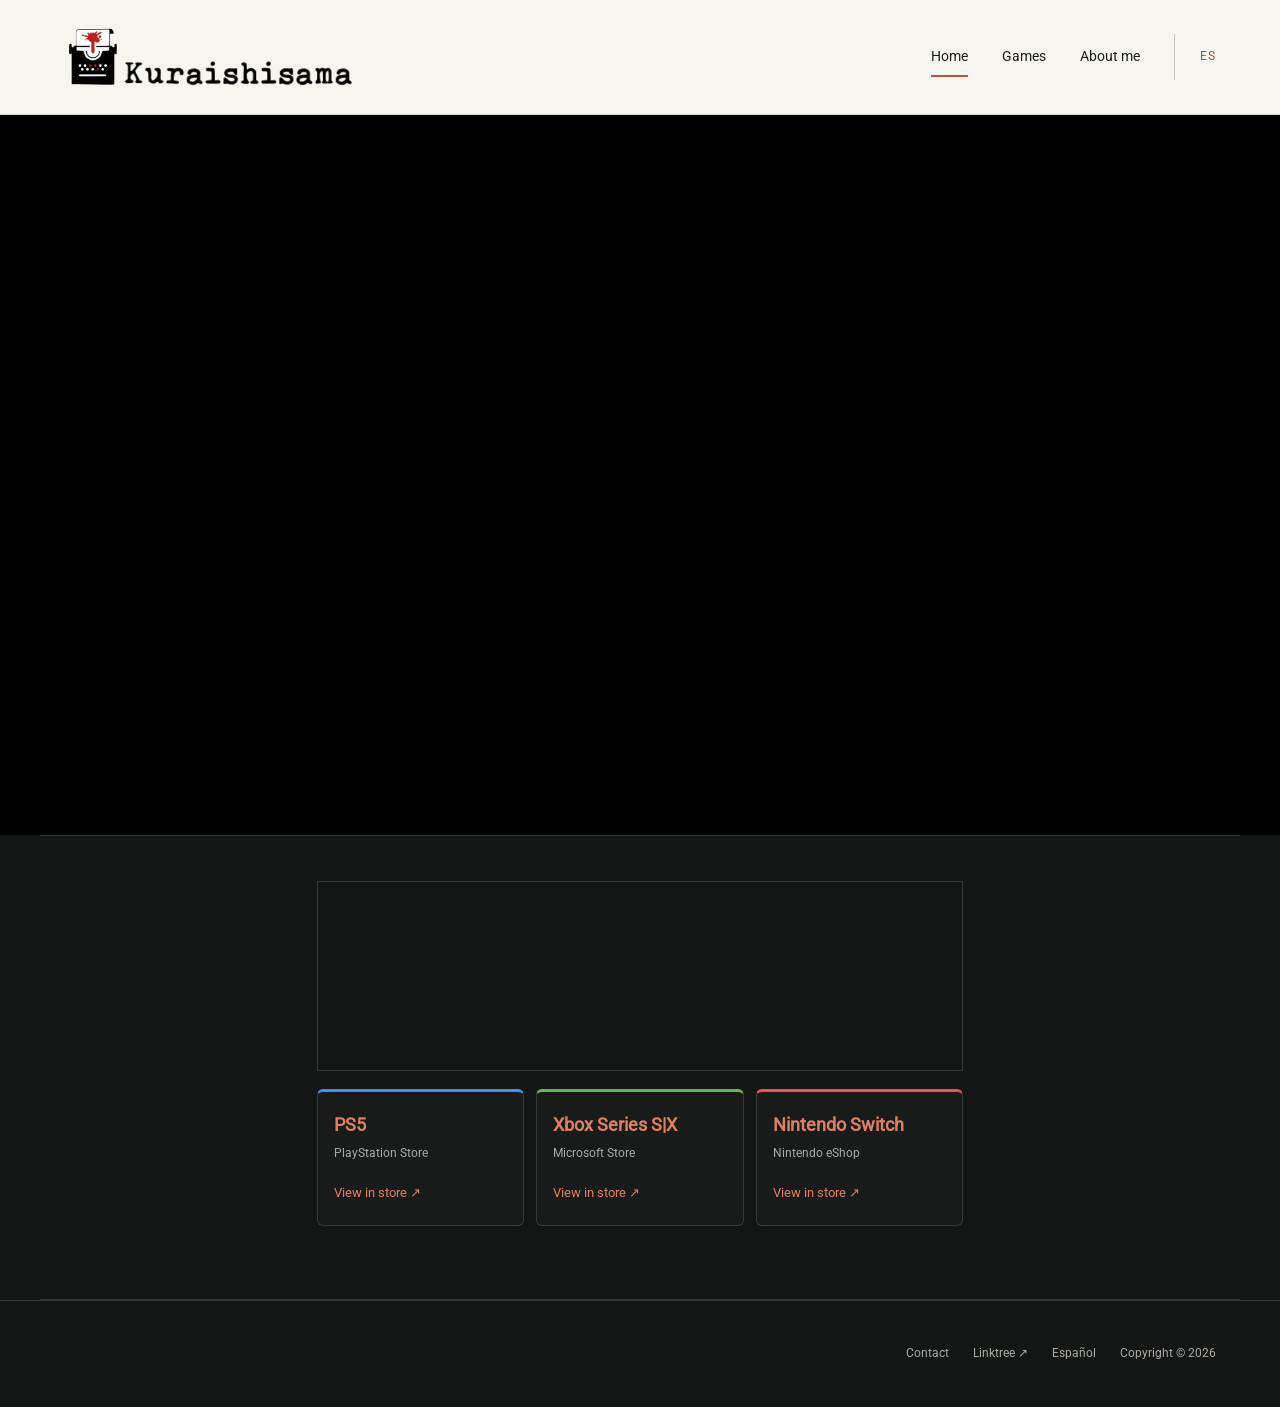
<file: index.html>
<!DOCTYPE html>
<html dir="ltr" lang="en-GB" prefix="og: https://ogp.me/ns#">
  <head>
<meta charset="utf-8"/>
<meta content="width=device-width, initial-scale=1" name="viewport"/>
<link href="https://gmpg.org/xfn/11" rel="profile"/>
<title>Home</title>
<!-- All in One SEO 5.0.1.1 - aioseo.com -->
<meta content="max-image-preview:large" name="robots"/>
<link href="https://www.kuraishisama.com/" rel="canonical"/>
<meta content="All in One SEO (AIOSEO) 5.0.1.1" name="generator"/>
<meta content="en_GB" property="og:locale"/>
<meta content="- Solodev" property="og:site_name"/>
<meta content="article" property="og:type"/>
<meta content="Home -" property="og:title"/>
<meta content="https://www.kuraishisama.com/" property="og:url"/>
<meta content="https://www.kuraishisama.com/media/brand/kuraishisama-logo.png" property="og:image"/>
<meta content="https://www.kuraishisama.com/media/brand/kuraishisama-logo.png" property="og:image:secure_url"/>
<meta content="2023-08-06T00:06:18+00:00" property="article:published_time"/>
<meta content="2026-05-21T15:03:55+00:00" property="article:modified_time"/>
<meta content="summary_large_image" name="twitter:card"/>
<meta content="@Kuraishisama" name="twitter:site"/>
<meta content="Home -" name="twitter:title"/>
<meta content="@Kuraishisama" name="twitter:creator"/>
<meta content="https://www.kuraishisama.com/media/brand/kuraishisama-logo.png" name="twitter:image"/>
<script class="aioseo-schema" type="application/ld+json">
			{"@context":"https:\/\/schema.org","@graph":[{"@type":"BreadcrumbList","@id":"https:\/\/www.kuraishisama.com\/#breadcrumblist","itemListElement":[{"@type":"ListItem","@id":"https:\/\/www.kuraishisama.com#listItem","position":1,"name":"Home"}]},{"@type":"Organization","@id":"https:\/\/www.kuraishisama.com\/#organization","name":"Kuraishisama.com","description":"Solodev","url":"https:\/\/www.kuraishisama.com\/","logo":{"@type":"ImageObject","url":"https:\/\/www.kuraishisama.com\/media\/brand\/kuraishisama-logo.png","@id":"https:\/\/www.kuraishisama.com\/#organizationLogo","width":433,"height":86},"image":{"@id":"https:\/\/www.kuraishisama.com\/#organizationLogo"},"sameAs":["https:\/\/twitter.com\/Kuraishisama"]},{"@type":"WebPage","@id":"https:\/\/www.kuraishisama.com\/#webpage","url":"https:\/\/www.kuraishisama.com\/","name":"Home -","inLanguage":"en-GB","isPartOf":{"@id":"https:\/\/www.kuraishisama.com\/#website"},"breadcrumb":{"@id":"https:\/\/www.kuraishisama.com\/#breadcrumblist"},"datePublished":"2023-08-06T00:06:18+00:00","dateModified":"2026-05-21T15:03:55+00:00"},{"@type":"WebSite","@id":"https:\/\/www.kuraishisama.com\/#website","url":"https:\/\/www.kuraishisama.com\/","name":"Kuraishisama.com","description":"Solodev","inLanguage":"en-GB","publisher":{"@id":"https:\/\/www.kuraishisama.com\/#organization"}}]}
		</script>
<!-- All in One SEO -->
<link href="/es/inicio/" hreflang="es" rel="alternate"/>
<link href="/" hreflang="en" rel="alternate"/>
<!-- This site uses the Google Analytics by MonsterInsights plugin v11.2.0 - Using Analytics tracking - https://www.monsterinsights.com/ -->
<!-- / Google Analytics by MonsterInsights -->
<style id="wp-img-auto-sizes-contain-inline-css">
img:is([sizes=auto i],[sizes^="auto," i]){contain-intrinsic-size:3000px 1500px}
/*# sourceURL=wp-img-auto-sizes-contain-inline-css */
</style>
<link href="/styles/vendor/astra-base.css" id="astra-theme-css-css" media="all" rel="stylesheet"/>
<style id="astra-theme-css-inline-css">
:root{--ast-post-nav-space:0;--ast-container-default-xlg-padding:3em;--ast-container-default-lg-padding:3em;--ast-container-default-slg-padding:2em;--ast-container-default-md-padding:3em;--ast-container-default-sm-padding:3em;--ast-container-default-xs-padding:2.4em;--ast-container-default-xxs-padding:1.8em;--ast-code-block-background:#ECEFF3;--ast-comment-inputs-background:#F9FAFB;--ast-normal-container-width:1200px;--ast-narrow-container-width:750px;--ast-blog-title-font-weight:normal;--ast-blog-meta-weight:inherit;--ast-global-color-primary:var(--ast-global-color-5);--ast-global-color-secondary:var(--ast-global-color-4);--ast-global-color-alternate-background:var(--ast-global-color-7);--ast-global-color-subtle-background:var(--ast-global-color-6);--ast-bg-style-guide:var( --ast-global-color-secondary,var(--ast-global-color-5) );--ast-shadow-style-guide:0px 0px 4px 0 #00000057;--ast-global-dark-bg-style:#fff;--ast-global-dark-lfs:#fbfbfb;--ast-widget-bg-color:#fafafa;--ast-wc-container-head-bg-color:#fbfbfb;--ast-title-layout-bg:#eeeeee;--ast-search-border-color:#e7e7e7;--ast-lifter-hover-bg:#e6e6e6;--ast-gallery-block-color:#000;--srfm-color-input-label:var(--ast-global-color-2);}html{font-size:106.25%;}a{color:var(--ast-global-color-0);}a:hover,a:focus{color:var(--ast-global-color-1);}body,button,input,select,textarea,.ast-button,.ast-custom-button{font-family:'Roboto',sans-serif;font-weight:400;font-size:17px;font-size:1rem;line-height:var(--ast-body-line-height,1.65em);}blockquote{color:var(--ast-global-color-7);}h1,h2,h3,h4,h5,h6,.entry-content :where(h1,h2,h3,h4,h5,h6),.site-title,.site-title a{font-family:'Barlow Semi Condensed',sans-serif;font-weight:600;}.ast-site-identity .site-title a{color:var(--ast-global-color-2);}.site-title{display:block;}.site-header .site-description{font-size:15px;font-size:0.88235294117647rem;display:none;}.entry-title{font-size:26px;font-size:1.5294117647059rem;}.archive .ast-article-post .ast-article-inner,.blog .ast-article-post .ast-article-inner,.archive .ast-article-post .ast-article-inner:hover,.blog .ast-article-post .ast-article-inner:hover{overflow:hidden;}h1,.entry-content :where(h1){font-size:48px;font-size:2.8235294117647rem;font-weight:600;font-family:'Barlow Semi Condensed',sans-serif;line-height:1.4em;}h2,.entry-content :where(h2){font-size:38px;font-size:2.2352941176471rem;font-weight:600;font-family:'Barlow Semi Condensed',sans-serif;line-height:1.3em;}h3,.entry-content :where(h3){font-size:30px;font-size:1.7647058823529rem;font-weight:600;font-family:'Barlow Semi Condensed',sans-serif;line-height:1.3em;}h4,.entry-content :where(h4){font-size:24px;font-size:1.4117647058824rem;line-height:1.2em;font-weight:600;font-family:'Barlow Semi Condensed',sans-serif;}h5,.entry-content :where(h5){font-size:20px;font-size:1.1764705882353rem;line-height:1.2em;font-weight:600;font-family:'Barlow Semi Condensed',sans-serif;}h6,.entry-content :where(h6){font-size:17px;font-size:1rem;line-height:1.25em;font-weight:600;font-family:'Barlow Semi Condensed',sans-serif;}::selection{background-color:var(--ast-global-color-0);color:#ffffff;}body,h1,h2,h3,h4,h5,h6,.entry-title a,.entry-content :where(h1,h2,h3,h4,h5,h6){color:var(--ast-global-color-7);}.tagcloud a:hover,.tagcloud a:focus,.tagcloud a.current-item{color:#ffffff;border-color:var(--ast-global-color-0);background-color:var(--ast-global-color-0);}input:focus,input[type="text"]:focus,input[type="email"]:focus,input[type="url"]:focus,input[type="password"]:focus,input[type="reset"]:focus,input[type="search"]:focus,textarea:focus{border-color:var(--ast-global-color-0);}input[type="radio"]:checked,input[type=reset],input[type="checkbox"]:checked,input[type="checkbox"]:hover:checked,input[type="checkbox"]:focus:checked,input[type=range]::-webkit-slider-thumb{border-color:var(--ast-global-color-0);background-color:var(--ast-global-color-0);box-shadow:none;}.site-footer a:hover + .post-count,.site-footer a:focus + .post-count{background:var(--ast-global-color-0);border-color:var(--ast-global-color-0);}.single .nav-links .nav-previous,.single .nav-links .nav-next{color:var(--ast-global-color-0);}.entry-meta,.entry-meta *{line-height:1.45;color:var(--ast-global-color-0);}.entry-meta a:not(.ast-button):hover,.entry-meta a:not(.ast-button):hover *,.entry-meta a:not(.ast-button):focus,.entry-meta a:not(.ast-button):focus *,.page-links > .page-link,.page-links .page-link:hover,.post-navigation a:hover{color:var(--ast-global-color-1);}#cat option,.secondary .calendar_wrap thead a,.secondary .calendar_wrap thead a:visited{color:var(--ast-global-color-0);}.secondary .calendar_wrap #today,.ast-progress-val span{background:var(--ast-global-color-0);}.secondary a:hover + .post-count,.secondary a:focus + .post-count{background:var(--ast-global-color-0);border-color:var(--ast-global-color-0);}.calendar_wrap #today > a{color:#ffffff;}.page-links .page-link,.single .post-navigation a{color:var(--ast-global-color-0);}.ast-search-menu-icon .search-form button.search-submit{padding:0 4px;}.ast-search-menu-icon form.search-form{padding-right:0;}.ast-header-search .ast-search-menu-icon.ast-dropdown-active .search-form,.ast-header-search .ast-search-menu-icon.ast-dropdown-active .search-field:focus{transition:all 0.2s;}.search-form input.search-field:focus{outline:none;}.ast-mobile-header-content .ast-builder-layout-element:not(.ast-builder-menu):not(.ast-header-divider-element),.ast-mobile-popup-content .ast-builder-layout-element:not(.ast-builder-menu):not(.ast-header-divider-element){padding:15px 20px;}.ast-archive-title{color:var(--ast-global-color-5);}.widget-title,.widget .wp-block-heading{font-size:24px;font-size:1.4117647058824rem;color:var(--ast-global-color-5);}.ast-single-post .entry-content a,.ast-comment-content a:not(.ast-comment-edit-reply-wrap a){text-decoration:underline;}.ast-single-post .wp-block-button .wp-block-button__link,.ast-single-post .entry-content .uagb-tab a,.ast-single-post .entry-content .uagb-ifb-cta a,.ast-single-post .entry-content .wp-block-uagb-buttons a,.ast-single-post .entry-content .uabb-module-content a,.ast-single-post .entry-content .uagb-post-grid a,.ast-single-post .entry-content .uagb-timeline a,.ast-single-post .entry-content .uagb-toc__wrap a,.ast-single-post .entry-content .uagb-taxomony-box a,.entry-content .wp-block-latest-posts > li > a,.ast-single-post .entry-content .wp-block-file__button,a.ast-post-filter-single,.ast-single-post .wp-block-buttons .wp-block-button.is-style-outline .wp-block-button__link,.ast-single-post .ast-comment-content .comment-reply-link,.ast-single-post .ast-comment-content .comment-edit-link{text-decoration:none;}.ast-search-menu-icon.slide-search a:focus-visible:focus-visible,.astra-search-icon:focus-visible,#close:focus-visible,a:focus-visible,.ast-menu-toggle:focus-visible,.site .skip-link:focus-visible,.wp-block-loginout input:focus-visible,.wp-block-search.wp-block-search__button-inside .wp-block-search__inside-wrapper,.ast-header-navigation-arrow:focus-visible,.ast-orders-table__row .ast-orders-table__cell:focus-visible,a#ast-apply-coupon:focus-visible,#ast-apply-coupon:focus-visible,#close:focus-visible,.button.search-submit:focus-visible,#search_submit:focus,.normal-search:focus-visible,.ast-header-account-wrap:focus-visible,.astra-cart-drawer-close:focus,.ast-single-variation:focus,.ast-button:focus,.ast-builder-button-wrap:has(.ast-custom-button-link:focus),.ast-builder-button-wrap .ast-custom-button-link:focus{outline-style:dotted;outline-color:inherit;outline-width:thin;}input:focus,input[type="text"]:focus,input[type="email"]:focus,input[type="url"]:focus,input[type="password"]:focus,input[type="reset"]:focus,input[type="search"]:focus,input[type="number"]:focus,textarea:focus,.wp-block-search__input:focus,[data-section="section-header-mobile-trigger"] .ast-button-wrap .ast-mobile-menu-trigger-minimal:focus,.ast-mobile-popup-drawer.active .menu-toggle-close:focus,#ast-scroll-top:focus,#coupon_code:focus,#ast-coupon-code:focus{border-style:dotted;border-color:inherit;border-width:thin;}input{outline:none;}.ast-logo-title-inline .site-logo-img{padding-right:1em;}.site-logo-img img{ transition:all 0.2s linear;}body .ast-oembed-container *{position:absolute;top:0;width:100%;height:100%;left:0;}body .wp-block-embed-pocket-casts .ast-oembed-container *{position:unset;}.ast-single-post-featured-section + article {margin-top: 2em;}.site-content .ast-single-post-featured-section img {width: 100%;overflow: hidden;object-fit: cover;}.site > .ast-single-related-posts-container {margin-top: 0;}@media (min-width: 922px) {.ast-desktop .ast-container--narrow {max-width: var(--ast-narrow-container-width);margin: 0 auto;}}@media (max-width:921.99px){#ast-desktop-header{display:none;}}@media (min-width:922px){#ast-mobile-header{display:none;}}.wp-block-buttons.aligncenter{justify-content:center;}@media (max-width:921px){.ast-theme-transparent-header #primary,.ast-theme-transparent-header #secondary{padding:0;}}@media (max-width:921px){.ast-plain-container.ast-no-sidebar #primary{padding:0;}}.ast-plain-container.ast-no-sidebar #primary{margin-top:0;margin-bottom:0;}.wp-block-button.is-style-outline .wp-block-button__link{border-color:var(--ast-global-color-0);}div.wp-block-button.is-style-outline > .wp-block-button__link:not(.has-text-color),div.wp-block-button.wp-block-button__link.is-style-outline:not(.has-text-color){color:var(--ast-global-color-0);}.wp-block-button.is-style-outline .wp-block-button__link:hover,.wp-block-buttons .wp-block-button.is-style-outline .wp-block-button__link:focus,.wp-block-buttons .wp-block-button.is-style-outline > .wp-block-button__link:not(.has-text-color):hover,.wp-block-buttons .wp-block-button.wp-block-button__link.is-style-outline:not(.has-text-color):hover{color:#ffffff;background-color:var(--ast-global-color-1);border-color:var(--ast-global-color-1);}.post-page-numbers.current .page-link,.ast-pagination .page-numbers.current{color:#ffffff;border-color:var(--ast-global-color-0);background-color:var(--ast-global-color-0);}.wp-block-button.is-style-outline .wp-block-button__link.wp-element-button,.ast-outline-button{border-color:var(--ast-global-color-0);font-family:inherit;font-weight:500;font-size:16px;font-size:0.94117647058824rem;line-height:1em;}.wp-block-buttons .wp-block-button.is-style-outline > .wp-block-button__link:not(.has-text-color),.wp-block-buttons .wp-block-button.wp-block-button__link.is-style-outline:not(.has-text-color),.ast-outline-button{color:var(--ast-global-color-0);}.wp-block-button.is-style-outline .wp-block-button__link:hover,.wp-block-buttons .wp-block-button.is-style-outline .wp-block-button__link:focus,.wp-block-buttons .wp-block-button.is-style-outline > .wp-block-button__link:not(.has-text-color):hover,.wp-block-buttons .wp-block-button.wp-block-button__link.is-style-outline:not(.has-text-color):hover,.ast-outline-button:hover,.ast-outline-button:focus,.wp-block-uagb-buttons-child .uagb-buttons-repeater.ast-outline-button:hover,.wp-block-uagb-buttons-child .uagb-buttons-repeater.ast-outline-button:focus{color:#ffffff;background-color:var(--ast-global-color-1);border-color:var(--ast-global-color-1);}.wp-block-button .wp-block-button__link.wp-element-button.is-style-outline:not(.has-background),.wp-block-button.is-style-outline>.wp-block-button__link.wp-element-button:not(.has-background),.ast-outline-button{background-color:transparent;}.entry-content[data-ast-blocks-layout] > figure{margin-bottom:1em;}h1.widget-title{font-weight:600;}h2.widget-title{font-weight:600;}h3.widget-title{font-weight:600;}#page{display:flex;flex-direction:column;min-height:100vh;}.ast-404-layout-1 h1.page-title{color:var(--ast-global-color-2);}.single .post-navigation a{line-height:1em;height:inherit;}.error-404 .page-sub-title{font-size:1.5rem;font-weight:inherit;}.search .site-content .content-area .search-form{margin-bottom:0;}#page .site-content{flex-grow:1;}.widget{margin-bottom:1.25em;}#secondary li{line-height:1.5em;}#secondary .wp-block-group h2{margin-bottom:0.7em;}#secondary h2{font-size:1.7rem;}.ast-separate-container .ast-article-post,.ast-separate-container .ast-article-single,.ast-separate-container .comment-respond{padding:3em;}.ast-separate-container .ast-article-single .ast-article-single{padding:0;}.ast-article-single .wp-block-post-template-is-layout-grid{padding-left:0;}.ast-separate-container .comments-title,.ast-narrow-container .comments-title{padding:1.5em 2em;}.ast-page-builder-template .comment-form-textarea,.ast-comment-formwrap .ast-grid-common-col{padding:0;}.ast-comment-formwrap{padding:0;display:inline-flex;column-gap:20px;width:100%;margin-left:0;margin-right:0;}.comments-area textarea#comment:focus,.comments-area textarea#comment:active,.comments-area .ast-comment-formwrap input[type="text"]:focus,.comments-area .ast-comment-formwrap input[type="text"]:active {box-shadow:none;outline:none;}.archive.ast-page-builder-template .entry-header{margin-top:2em;}.ast-page-builder-template .ast-comment-formwrap{width:100%;}.entry-title{margin-bottom:0.5em;}.ast-archive-description p{font-size:inherit;font-weight:inherit;line-height:inherit;}.ast-separate-container .ast-comment-list li.depth-1,.hentry{margin-bottom:2em;}@media (min-width:921px){.ast-left-sidebar.ast-page-builder-template #secondary,.archive.ast-right-sidebar.ast-page-builder-template .site-main{padding-left:20px;padding-right:20px;}}@media (max-width:544px){.ast-comment-formwrap.ast-row{column-gap:10px;display:inline-block;}#ast-commentform .ast-grid-common-col{position:relative;width:100%;}}@media (min-width:1201px){.ast-separate-container .ast-article-post,.ast-separate-container .ast-article-single,.ast-separate-container .ast-author-box,.ast-separate-container .ast-404-layout-1,.ast-separate-container .no-results{padding:3em;}}@media (max-width:921px){.ast-left-sidebar #content > .ast-container{display:flex;flex-direction:column-reverse;width:100%;}}@media (min-width:922px){.ast-separate-container.ast-right-sidebar #primary,.ast-separate-container.ast-left-sidebar #primary{border:0;}.search-no-results.ast-separate-container #primary{margin-bottom:4em;}}.wp-block-button .wp-block-button__link{color:#ffffff;}.wp-block-button .wp-block-button__link:hover,.wp-block-button .wp-block-button__link:focus{color:#ffffff;background-color:var(--ast-global-color-1);border-color:var(--ast-global-color-1);}.wp-block-button .wp-block-button__link,.wp-block-search .wp-block-search__button,body .wp-block-file .wp-block-file__button{border-color:var(--ast-global-color-0);background-color:var(--ast-global-color-0);color:#ffffff;font-family:inherit;font-weight:500;line-height:1em;font-size:16px;font-size:0.94117647058824rem;padding-top:15px;padding-right:30px;padding-bottom:15px;padding-left:30px;}@media (max-width:921px){.wp-block-button .wp-block-button__link,.wp-block-search .wp-block-search__button,body .wp-block-file .wp-block-file__button{padding-top:14px;padding-right:28px;padding-bottom:14px;padding-left:28px;}}@media (max-width:544px){.wp-block-button .wp-block-button__link,.wp-block-search .wp-block-search__button,body .wp-block-file .wp-block-file__button{padding-top:12px;padding-right:24px;padding-bottom:12px;padding-left:24px;}}.menu-toggle,button,.ast-button,.ast-custom-button,.button,input#submit,input[type="button"],input[type="submit"],input[type="reset"],form[CLASS*="wp-block-search__"].wp-block-search .wp-block-search__inside-wrapper .wp-block-search__button,body .wp-block-file .wp-block-file__button,.search .search-submit{border-style:solid;border-top-width:0;border-right-width:0;border-left-width:0;border-bottom-width:0;color:#ffffff;border-color:var(--ast-global-color-0);background-color:var(--ast-global-color-0);padding-top:15px;padding-right:30px;padding-bottom:15px;padding-left:30px;font-family:inherit;font-weight:500;font-size:16px;font-size:0.94117647058824rem;line-height:1em;}button:focus,.menu-toggle:hover,button:hover,.ast-button:hover,.ast-custom-button:hover .button:hover,.ast-custom-button:hover ,input[type=reset]:hover,input[type=reset]:focus,input#submit:hover,input#submit:focus,input[type="button"]:hover,input[type="button"]:focus,input[type="submit"]:hover,input[type="submit"]:focus,form[CLASS*="wp-block-search__"].wp-block-search .wp-block-search__inside-wrapper .wp-block-search__button:hover,form[CLASS*="wp-block-search__"].wp-block-search .wp-block-search__inside-wrapper .wp-block-search__button:focus,body .wp-block-file .wp-block-file__button:hover,body .wp-block-file .wp-block-file__button:focus{color:#ffffff;background-color:var(--ast-global-color-1);border-color:var(--ast-global-color-1);}form[CLASS*="wp-block-search__"].wp-block-search .wp-block-search__inside-wrapper .wp-block-search__button.has-icon{padding-top:calc(15px - 3px);padding-right:calc(30px - 3px);padding-bottom:calc(15px - 3px);padding-left:calc(30px - 3px);}@media (max-width:921px){.menu-toggle,button,.ast-button,.ast-custom-button,.button,input#submit,input[type="button"],input[type="submit"],input[type="reset"],form[CLASS*="wp-block-search__"].wp-block-search .wp-block-search__inside-wrapper .wp-block-search__button,body .wp-block-file .wp-block-file__button,.search .search-submit{padding-top:14px;padding-right:28px;padding-bottom:14px;padding-left:28px;}}@media (max-width:544px){.menu-toggle,button,.ast-button,.ast-custom-button,.button,input#submit,input[type="button"],input[type="submit"],input[type="reset"],form[CLASS*="wp-block-search__"].wp-block-search .wp-block-search__inside-wrapper .wp-block-search__button,body .wp-block-file .wp-block-file__button,.search .search-submit{padding-top:12px;padding-right:24px;padding-bottom:12px;padding-left:24px;}}@media (max-width:921px){.ast-mobile-header-stack .main-header-bar .ast-search-menu-icon{display:inline-block;}.ast-header-break-point.ast-header-custom-item-outside .ast-mobile-header-stack .main-header-bar .ast-search-icon{margin:0;}.ast-comment-avatar-wrap img{max-width:2.5em;}.ast-comment-meta{padding:0 1.8888em 1.3333em;}.ast-separate-container .ast-comment-list li.depth-1{padding:1.5em 2.14em;}.ast-separate-container .comment-respond{padding:2em 2.14em;}}@media (min-width:544px){.ast-container{max-width:100%;}}@media (max-width:544px){.ast-separate-container .ast-article-post,.ast-separate-container .ast-article-single,.ast-separate-container .comments-title,.ast-separate-container .ast-archive-description{padding:1.5em 1em;}.ast-separate-container #content .ast-container{padding-left:0.54em;padding-right:0.54em;}.ast-separate-container .ast-comment-list .bypostauthor{padding:.5em;}.ast-search-menu-icon.ast-dropdown-active .search-field{width:170px;}} #ast-mobile-header .ast-site-header-cart-li a{pointer-events:none;}.ast-separate-container{background-image:none;}@media (max-width:921px){.widget-title{font-size:24px;font-size:1.4117647058824rem;}body,button,input,select,textarea,.ast-button,.ast-custom-button{font-size:17px;font-size:1rem;}#secondary,#secondary button,#secondary input,#secondary select,#secondary textarea{font-size:17px;font-size:1rem;}.site-title{display:block;}.site-header .site-description{display:none;}h1,.entry-content :where(h1){font-size:40px;}h2,.entry-content :where(h2){font-size:32px;}h3,.entry-content :where(h3){font-size:26px;}h4,.entry-content :where(h4){font-size:20px;font-size:1.1764705882353rem;}h5,.entry-content :where(h5){font-size:17px;font-size:1rem;}h6,.entry-content :where(h6){font-size:15px;font-size:0.88235294117647rem;}}@media (max-width:544px){.widget-title{font-size:24px;font-size:1.4117647058824rem;}body,button,input,select,textarea,.ast-button,.ast-custom-button{font-size:17px;font-size:1rem;}#secondary,#secondary button,#secondary input,#secondary select,#secondary textarea{font-size:17px;font-size:1rem;}.site-title{display:block;}.site-header .site-description{display:none;}h1,.entry-content :where(h1){font-size:32px;}h2,.entry-content :where(h2){font-size:25px;}h3,.entry-content :where(h3){font-size:22px;}h4,.entry-content :where(h4){font-size:18px;font-size:1.0588235294118rem;}h5,.entry-content :where(h5){font-size:15px;font-size:0.88235294117647rem;}h6,.entry-content :where(h6){font-size:13px;font-size:0.76470588235294rem;}}@media (max-width:544px){html{font-size:106.25%;}}@media (min-width:922px){.ast-container{max-width:1240px;}}@media (min-width:922px){.site-content .ast-container{display:flex;}}@media (max-width:921px){.site-content .ast-container{flex-direction:column;}}@media (min-width:922px){.main-header-menu .sub-menu .menu-item.ast-left-align-sub-menu:hover > .sub-menu,.main-header-menu .sub-menu .menu-item.ast-left-align-sub-menu.focus > .sub-menu{margin-left:-0px;}}.entry-content li > p{margin-bottom:0;}.site .comments-area{padding-bottom:3em;}.wp-block-file {display: flex;align-items: center;flex-wrap: wrap;justify-content: space-between;}.wp-block-pullquote {border: none;}.wp-block-pullquote blockquote::before {content: "\201D";font-family: "Helvetica",sans-serif;display: flex;transform: rotate( 180deg );font-size: 6rem;font-style: normal;line-height: 1;font-weight: bold;align-items: center;justify-content: center;}.has-text-align-right > blockquote::before {justify-content: flex-start;}.has-text-align-left > blockquote::before {justify-content: flex-end;}figure.wp-block-pullquote.is-style-solid-color blockquote {max-width: 100%;text-align: inherit;}:root {--wp--custom--ast-default-block-top-padding: 3em;--wp--custom--ast-default-block-right-padding: 3em;--wp--custom--ast-default-block-bottom-padding: 3em;--wp--custom--ast-default-block-left-padding: 3em;--wp--custom--ast-container-width: 1200px;--wp--custom--ast-content-width-size: 1200px;--wp--custom--ast-wide-width-size: calc(1200px + var(--wp--custom--ast-default-block-left-padding) + var(--wp--custom--ast-default-block-right-padding));}.ast-narrow-container {--wp--custom--ast-content-width-size: 750px;--wp--custom--ast-wide-width-size: 750px;}@media(max-width: 921px) {:root {--wp--custom--ast-default-block-top-padding: 3em;--wp--custom--ast-default-block-right-padding: 2em;--wp--custom--ast-default-block-bottom-padding: 3em;--wp--custom--ast-default-block-left-padding: 2em;}}@media(max-width: 544px) {:root {--wp--custom--ast-default-block-top-padding: 3em;--wp--custom--ast-default-block-right-padding: 1.5em;--wp--custom--ast-default-block-bottom-padding: 3em;--wp--custom--ast-default-block-left-padding: 1.5em;}}.entry-content > .wp-block-group,.entry-content > .wp-block-cover,.entry-content > .wp-block-columns {padding-top: var(--wp--custom--ast-default-block-top-padding);padding-right: var(--wp--custom--ast-default-block-right-padding);padding-bottom: var(--wp--custom--ast-default-block-bottom-padding);padding-left: var(--wp--custom--ast-default-block-left-padding);}.ast-plain-container.ast-no-sidebar .entry-content > .alignfull,.ast-page-builder-template .ast-no-sidebar .entry-content > .alignfull {margin-left: calc( -50vw + 50%);margin-right: calc( -50vw + 50%);max-width: 100vw;width: 100vw;}.ast-plain-container.ast-no-sidebar .entry-content .alignfull .alignfull,.ast-page-builder-template.ast-no-sidebar .entry-content .alignfull .alignfull,.ast-plain-container.ast-no-sidebar .entry-content .alignfull .alignwide,.ast-page-builder-template.ast-no-sidebar .entry-content .alignfull .alignwide,.ast-plain-container.ast-no-sidebar .entry-content .alignwide .alignfull,.ast-page-builder-template.ast-no-sidebar .entry-content .alignwide .alignfull,.ast-plain-container.ast-no-sidebar .entry-content .alignwide .alignwide,.ast-page-builder-template.ast-no-sidebar .entry-content .alignwide .alignwide,.ast-plain-container.ast-no-sidebar .entry-content .wp-block-column .alignfull,.ast-page-builder-template.ast-no-sidebar .entry-content .wp-block-column .alignfull,.ast-plain-container.ast-no-sidebar .entry-content .wp-block-column .alignwide,.ast-page-builder-template.ast-no-sidebar .entry-content .wp-block-column .alignwide {margin-left: auto;margin-right: auto;width: 100%;}[data-ast-blocks-layout] .wp-block-separator:not(.is-style-dots) {height: 0;}[data-ast-blocks-layout] .wp-block-separator {margin: 20px auto;}[data-ast-blocks-layout] .wp-block-separator:not(.is-style-wide):not(.is-style-dots) {max-width: 100px;}[data-ast-blocks-layout] .wp-block-separator.has-background {padding: 0;}.entry-content[data-ast-blocks-layout] > * {max-width: var(--wp--custom--ast-content-width-size);margin-left: auto;margin-right: auto;}.entry-content[data-ast-blocks-layout] > .alignwide {max-width: var(--wp--custom--ast-wide-width-size);}.entry-content[data-ast-blocks-layout] .alignfull {max-width: none;}.entry-content .wp-block-columns {margin-bottom: 0;}blockquote {margin: 1.5em;border-color: rgba(0,0,0,0.05);}.wp-block-quote:not(.has-text-align-right):not(.has-text-align-center) {border-left: 5px solid rgba(0,0,0,0.05);}.has-text-align-right > blockquote,blockquote.has-text-align-right {border-right: 5px solid rgba(0,0,0,0.05);}.has-text-align-left > blockquote,blockquote.has-text-align-left {border-left: 5px solid rgba(0,0,0,0.05);}.wp-block-site-tagline,.wp-block-latest-posts .read-more {margin-top: 15px;}.wp-block-loginout p label {display: block;}.wp-block-loginout p:not(.login-remember):not(.login-submit) input {width: 100%;}.wp-block-loginout input:focus {border-color: transparent;}.wp-block-loginout input:focus {outline: thin dotted;}.entry-content .wp-block-media-text .wp-block-media-text__content {padding: 0 0 0 8%;}.entry-content .wp-block-media-text.has-media-on-the-right .wp-block-media-text__content {padding: 0 8% 0 0;}.entry-content .wp-block-media-text.has-background .wp-block-media-text__content {padding: 8%;}.entry-content .wp-block-cover:not([class*="background-color"]):not(.has-text-color.has-link-color) .wp-block-cover__inner-container,.entry-content .wp-block-cover:not([class*="background-color"]) .wp-block-cover-image-text,.entry-content .wp-block-cover:not([class*="background-color"]) .wp-block-cover-text,.entry-content .wp-block-cover-image:not([class*="background-color"]) .wp-block-cover__inner-container,.entry-content .wp-block-cover-image:not([class*="background-color"]) .wp-block-cover-image-text,.entry-content .wp-block-cover-image:not([class*="background-color"]) .wp-block-cover-text {color: var(--ast-global-color-primary,var(--ast-global-color-5));}.wp-block-loginout .login-remember input {width: 1.1rem;height: 1.1rem;margin: 0 5px 4px 0;vertical-align: middle;}.wp-block-latest-posts > li > *:first-child,.wp-block-latest-posts:not(.is-grid) > li:first-child {margin-top: 0;}.entry-content > .wp-block-buttons,.entry-content > .wp-block-uagb-buttons {margin-bottom: 1.5em;}.wp-block-search__inside-wrapper .wp-block-search__input {padding: 0 10px;color: var(--ast-global-color-3);background: var(--ast-global-color-primary,var(--ast-global-color-5));border-color: var(--ast-border-color);}.wp-block-latest-posts .read-more {margin-bottom: 1.5em;}.wp-block-search__no-button .wp-block-search__inside-wrapper .wp-block-search__input {padding-top: 5px;padding-bottom: 5px;}.wp-block-latest-posts .wp-block-latest-posts__post-date,.wp-block-latest-posts .wp-block-latest-posts__post-author {font-size: 1rem;}.wp-block-latest-posts > li > *,.wp-block-latest-posts:not(.is-grid) > li {margin-top: 12px;margin-bottom: 12px;}.ast-page-builder-template .entry-content[data-ast-blocks-layout] > .alignwide:where(:not(.uagb-is-root-container):not(.spectra-is-root-container)) > * {max-width: var(--wp--custom--ast-wide-width-size);}.ast-page-builder-template .entry-content[data-ast-blocks-layout] > .inherit-container-width > *,.ast-page-builder-template .entry-content[data-ast-blocks-layout] > *:not(.wp-block-group):where(:not(.uagb-is-root-container):not(.spectra-is-root-container)) > *,.entry-content[data-ast-blocks-layout] > .wp-block-cover .wp-block-cover__inner-container {max-width: var(--wp--custom--ast-content-width-size) ;margin-left: auto;margin-right: auto;}.ast-page-builder-template .entry-content[data-ast-blocks-layout] > *,.ast-page-builder-template .entry-content[data-ast-blocks-layout] > .alignfull:where(:not(.wp-block-group):not(.uagb-is-root-container):not(.spectra-is-root-container)) > * {max-width: none;}.entry-content[data-ast-blocks-layout] .wp-block-cover:not(.alignleft):not(.alignright) {width: auto;}@media(max-width: 1200px) {.ast-separate-container .entry-content > .alignfull,.ast-separate-container .entry-content[data-ast-blocks-layout] > .alignwide,.ast-plain-container .entry-content[data-ast-blocks-layout] > .alignwide,.ast-plain-container .entry-content .alignfull {margin-left: calc(-1 * min(var(--ast-container-default-xlg-padding),20px)) ;margin-right: calc(-1 * min(var(--ast-container-default-xlg-padding),20px));}}@media(min-width: 1201px) {.ast-separate-container .entry-content > .alignfull {margin-left: calc(-1 * var(--ast-container-default-xlg-padding) );margin-right: calc(-1 * var(--ast-container-default-xlg-padding) );}.ast-separate-container .entry-content[data-ast-blocks-layout] > .alignwide,.ast-plain-container .entry-content[data-ast-blocks-layout] > .alignwide {margin-left: calc(-1 * var(--wp--custom--ast-default-block-left-padding) );margin-right: calc(-1 * var(--wp--custom--ast-default-block-right-padding) );}}@media(min-width: 921px) {.ast-separate-container .entry-content .wp-block-group.alignwide:not(.inherit-container-width) > :where(:not(.alignleft):not(.alignright)),.ast-plain-container .entry-content .wp-block-group.alignwide:not(.inherit-container-width) > :where(:not(.alignleft):not(.alignright)) {max-width: calc( var(--wp--custom--ast-content-width-size) + 80px );}.ast-plain-container.ast-right-sidebar .entry-content[data-ast-blocks-layout] .alignfull,.ast-plain-container.ast-left-sidebar .entry-content[data-ast-blocks-layout] .alignfull {margin-left: -60px;margin-right: -60px;}}@media(min-width: 544px) {.entry-content > .alignleft {margin-right: 20px;}.entry-content > .alignright {margin-left: 20px;}}@media (max-width:544px){.wp-block-columns .wp-block-column:not(:last-child){margin-bottom:20px;}.wp-block-latest-posts{margin:0;}}@media( max-width: 600px ) {.entry-content .wp-block-media-text .wp-block-media-text__content,.entry-content .wp-block-media-text.has-media-on-the-right .wp-block-media-text__content {padding: 8% 0 0;}.entry-content .wp-block-media-text.has-background .wp-block-media-text__content {padding: 8%;}}.ast-page-builder-template .entry-header {padding-left: 0;}.ast-narrow-container .site-content .wp-block-uagb-image--align-full .wp-block-uagb-image__figure {max-width: 100%;margin-left: auto;margin-right: auto;}.entry-content ul,.entry-content ol {padding: revert;margin: revert;}.entry-content ul.wc-block-product-template{padding: 0;}:root .has-ast-global-color-0-color{color:var(--ast-global-color-0);}:root .has-ast-global-color-0-background-color{background-color:var(--ast-global-color-0);}:root .wp-block-button .has-ast-global-color-0-color{color:var(--ast-global-color-0);}:root .wp-block-button .has-ast-global-color-0-background-color{background-color:var(--ast-global-color-0);}:root .has-ast-global-color-1-color{color:var(--ast-global-color-1);}:root .has-ast-global-color-1-background-color{background-color:var(--ast-global-color-1);}:root .wp-block-button .has-ast-global-color-1-color{color:var(--ast-global-color-1);}:root .wp-block-button .has-ast-global-color-1-background-color{background-color:var(--ast-global-color-1);}:root .has-ast-global-color-2-color{color:var(--ast-global-color-2);}:root .has-ast-global-color-2-background-color{background-color:var(--ast-global-color-2);}:root .wp-block-button .has-ast-global-color-2-color{color:var(--ast-global-color-2);}:root .wp-block-button .has-ast-global-color-2-background-color{background-color:var(--ast-global-color-2);}:root .has-ast-global-color-3-color{color:var(--ast-global-color-3);}:root .has-ast-global-color-3-background-color{background-color:var(--ast-global-color-3);}:root .wp-block-button .has-ast-global-color-3-color{color:var(--ast-global-color-3);}:root .wp-block-button .has-ast-global-color-3-background-color{background-color:var(--ast-global-color-3);}:root .has-ast-global-color-4-color{color:var(--ast-global-color-4);}:root .has-ast-global-color-4-background-color{background-color:var(--ast-global-color-4);}:root .wp-block-button .has-ast-global-color-4-color{color:var(--ast-global-color-4);}:root .wp-block-button .has-ast-global-color-4-background-color{background-color:var(--ast-global-color-4);}:root .has-ast-global-color-5-color{color:var(--ast-global-color-5);}:root .has-ast-global-color-5-background-color{background-color:var(--ast-global-color-5);}:root .wp-block-button .has-ast-global-color-5-color{color:var(--ast-global-color-5);}:root .wp-block-button .has-ast-global-color-5-background-color{background-color:var(--ast-global-color-5);}:root .has-ast-global-color-6-color{color:var(--ast-global-color-6);}:root .has-ast-global-color-6-background-color{background-color:var(--ast-global-color-6);}:root .wp-block-button .has-ast-global-color-6-color{color:var(--ast-global-color-6);}:root .wp-block-button .has-ast-global-color-6-background-color{background-color:var(--ast-global-color-6);}:root .has-ast-global-color-7-color{color:var(--ast-global-color-7);}:root .has-ast-global-color-7-background-color{background-color:var(--ast-global-color-7);}:root .wp-block-button .has-ast-global-color-7-color{color:var(--ast-global-color-7);}:root .wp-block-button .has-ast-global-color-7-background-color{background-color:var(--ast-global-color-7);}:root .has-ast-global-color-8-color{color:var(--ast-global-color-8);}:root .has-ast-global-color-8-background-color{background-color:var(--ast-global-color-8);}:root .wp-block-button .has-ast-global-color-8-color{color:var(--ast-global-color-8);}:root .wp-block-button .has-ast-global-color-8-background-color{background-color:var(--ast-global-color-8);}:root{--ast-global-color-0:#046bd2;--ast-global-color-1:#045cb4;--ast-global-color-2:#1e293b;--ast-global-color-3:#334155;--ast-global-color-4:#f9fafb;--ast-global-color-5:#FFFFFF;--ast-global-color-6:#e2e8f0;--ast-global-color-7:#cbd5e1;--ast-global-color-8:#94a3b8;}:root {--ast-border-color : var(--ast-global-color-6);}.ast-single-entry-banner {-js-display: flex;display: flex;flex-direction: column;justify-content: center;text-align: center;position: relative;background: var(--ast-title-layout-bg);}.ast-single-entry-banner[data-banner-layout="layout-1"] {max-width: 1200px;background: inherit;padding: 20px 0;}.ast-single-entry-banner[data-banner-width-type="custom"] {margin: 0 auto;width: 100%;}.ast-single-entry-banner + .site-content .entry-header {margin-bottom: 0;}.site .ast-author-avatar {--ast-author-avatar-size: ;}a.ast-underline-text {text-decoration: underline;}.ast-container > .ast-terms-link {position: relative;display: block;}a.ast-button.ast-badge-tax {padding: 4px 8px;border-radius: 3px;font-size: inherit;}header.entry-header{text-align:left;}header.entry-header .entry-title{font-weight:600;font-size:32px;font-size:1.8823529411765rem;}header.entry-header > *:not(:last-child){margin-bottom:10px;}@media (max-width:921px){header.entry-header{text-align:left;}}@media (max-width:544px){header.entry-header{text-align:left;}}.ast-archive-entry-banner {-js-display: flex;display: flex;flex-direction: column;justify-content: center;text-align: center;position: relative;background: var(--ast-title-layout-bg);}.ast-archive-entry-banner[data-banner-width-type="custom"] {margin: 0 auto;width: 100%;}.ast-archive-entry-banner[data-banner-layout="layout-1"] {background: inherit;padding: 20px 0;text-align: left;}body.archive .ast-archive-description{max-width:1200px;width:100%;text-align:left;padding-top:3em;padding-right:3em;padding-bottom:3em;padding-left:3em;}body.archive .ast-archive-description .ast-archive-title,body.archive .ast-archive-description .ast-archive-title *{font-weight:600;font-size:32px;font-size:1.8823529411765rem;}body.archive .ast-archive-description > *:not(:last-child){margin-bottom:10px;}@media (max-width:921px){body.archive .ast-archive-description{text-align:left;}}@media (max-width:544px){body.archive .ast-archive-description{text-align:left;}}.ast-breadcrumbs .trail-browse,.ast-breadcrumbs .trail-items,.ast-breadcrumbs .trail-items li{display:inline-block;margin:0;padding:0;border:none;background:inherit;text-indent:0;text-decoration:none;}.ast-breadcrumbs .trail-browse{font-size:inherit;font-style:inherit;font-weight:inherit;color:inherit;}.ast-breadcrumbs .trail-items{list-style:none;}.trail-items li::after{padding:0 0.3em;content:"\00bb";}.trail-items li:last-of-type::after{display:none;}h1,h2,h3,h4,h5,h6,.entry-content :where(h1,h2,h3,h4,h5,h6){color:var(--ast-global-color-5);}.entry-title a{color:var(--ast-global-color-5);}@media (max-width:921px){.ast-builder-grid-row-container.ast-builder-grid-row-tablet-3-firstrow .ast-builder-grid-row > *:first-child,.ast-builder-grid-row-container.ast-builder-grid-row-tablet-3-lastrow .ast-builder-grid-row > *:last-child{grid-column:1 / -1;}}@media (max-width:544px){.ast-builder-grid-row-container.ast-builder-grid-row-mobile-3-firstrow .ast-builder-grid-row > *:first-child,.ast-builder-grid-row-container.ast-builder-grid-row-mobile-3-lastrow .ast-builder-grid-row > *:last-child{grid-column:1 / -1;}}.ast-builder-layout-element .ast-site-identity{margin-top:0px;margin-bottom:0px;margin-left:0px;margin-right:0px;}.ast-builder-layout-element[data-section="title_tagline"]{display:flex;}@media (max-width:921.99px){.ast-header-break-point .ast-builder-layout-element[data-section="title_tagline"]{display:flex;}}@media (max-width:544px){.ast-header-break-point .ast-builder-layout-element[data-section="title_tagline"]{display:flex;}}.ast-builder-menu-1{font-family:inherit;font-weight:inherit;}.ast-builder-menu-1 .menu-item > .menu-link{color:var(--ast-global-color-3);}.ast-builder-menu-1 .menu-item > .ast-menu-toggle{color:var(--ast-global-color-3);}.ast-builder-menu-1 .menu-link:hover,.ast-builder-menu-1 .main-header-menu > .menu-item:hover > .menu-link,.ast-builder-menu-1 .inline-on-mobile .ast-menu-toggle:hover,.ast-builder-menu-1 .inline-on-mobile .main-header-menu > .menu-item:hover > .ast-menu-toggle{color:var(--ast-global-color-1);}.ast-builder-menu-1 .ast-menu-toggle:hover,.ast-builder-menu-1 .main-header-menu > .menu-item:hover > .ast-menu-toggle{color:var(--ast-global-color-1);}.ast-builder-menu-1 .menu-item.current-menu-item > .menu-link,.ast-builder-menu-1 .inline-on-mobile .menu-item.current-menu-item > .ast-menu-toggle,.ast-builder-menu-1 .current-menu-ancestor > .menu-link{color:var(--ast-global-color-1);}.ast-builder-menu-1 .menu-item.current-menu-item > .ast-menu-toggle{color:var(--ast-global-color-1);}.ast-builder-menu-1 .sub-menu,.ast-builder-menu-1 .inline-on-mobile .sub-menu{border-top-width:2px;border-bottom-width:0px;border-right-width:0px;border-left-width:0px;border-color:var(--ast-global-color-0);border-style:solid;}.ast-builder-menu-1 .sub-menu .sub-menu{top:-2px;}.ast-builder-menu-1 .main-header-menu > .menu-item > .sub-menu,.ast-builder-menu-1 .main-header-menu > .menu-item > .astra-full-megamenu-wrapper{margin-top:0px;}.ast-desktop .ast-builder-menu-1 .main-header-menu > .menu-item > .sub-menu:before,.ast-desktop .ast-builder-menu-1 .main-header-menu > .menu-item > .astra-full-megamenu-wrapper:before{height:calc( 0px + 2px + 5px );}.ast-desktop .ast-builder-menu-1 .menu-item .sub-menu .menu-link{border-style:none;}@media (max-width:921px){.ast-header-break-point .ast-builder-menu-1 .menu-item.menu-item-has-children > .ast-menu-toggle{top:0;}.ast-builder-menu-1 .inline-on-mobile .menu-item.menu-item-has-children > .ast-menu-toggle{right:-15px;}.ast-builder-menu-1 .menu-item-has-children > .menu-link:after{content:unset;}.ast-builder-menu-1 .main-header-menu > .menu-item > .sub-menu,.ast-builder-menu-1 .main-header-menu > .menu-item > .astra-full-megamenu-wrapper{margin-top:0;}}@media (max-width:544px){.ast-header-break-point .ast-builder-menu-1 .menu-item.menu-item-has-children > .ast-menu-toggle{top:0;}.ast-builder-menu-1 .main-header-menu > .menu-item > .sub-menu,.ast-builder-menu-1 .main-header-menu > .menu-item > .astra-full-megamenu-wrapper{margin-top:0;}}.ast-builder-menu-1{display:flex;}@media (max-width:921.99px){.ast-header-break-point .ast-builder-menu-1{display:flex;}}@media (max-width:544px){.ast-header-break-point .ast-builder-menu-1{display:flex;}}.main-header-bar .main-header-bar-navigation .ast-search-icon {display: block;z-index: 4;position: relative;}.ast-search-icon .ast-icon {z-index: 4;}.ast-search-icon {z-index: 4;position: relative;line-height: normal;}.main-header-bar .ast-search-menu-icon .search-form {background-color: #ffffff;}.ast-search-menu-icon.ast-dropdown-active.slide-search .search-form {visibility: visible;opacity: 1;}.ast-search-menu-icon .search-form {border: 1px solid var(--ast-search-border-color);line-height: normal;padding: 0 3em 0 0;border-radius: 2px;display: inline-block;-webkit-backface-visibility: hidden;backface-visibility: hidden;position: relative;color: inherit;background-color: #fff;}.ast-search-menu-icon .astra-search-icon {-js-display: flex;display: flex;line-height: normal;}.ast-search-menu-icon .astra-search-icon:focus {outline: none;}.ast-search-menu-icon .search-field {border: none;background-color: transparent;transition: all .3s;border-radius: inherit;color: inherit;font-size: inherit;width: 0;color: #757575;}.ast-search-menu-icon .search-submit {display: none;background: none;border: none;font-size: 1.3em;color: #757575;}.ast-search-menu-icon.ast-dropdown-active {visibility: visible;opacity: 1;position: relative;}.ast-search-menu-icon.ast-dropdown-active .search-field,.ast-dropdown-active.ast-search-menu-icon.slide-search input.search-field {width: 235px;}.ast-header-search .ast-search-menu-icon.slide-search .search-form,.ast-header-search .ast-search-menu-icon.ast-inline-search .search-form {-js-display: flex;display: flex;align-items: center;}.ast-search-menu-icon.ast-inline-search .search-field {width : 100%;padding : 0.60em;padding-right : 5.5em;transition: all 0.2s;}.site-header-section-left .ast-search-menu-icon.slide-search .search-form {padding-left: 2em;padding-right: unset;left: -1em;right: unset;}.site-header-section-left .ast-search-menu-icon.slide-search .search-form .search-field {margin-right: unset;}.ast-search-menu-icon.slide-search .search-form {-webkit-backface-visibility: visible;backface-visibility: visible;visibility: hidden;opacity: 0;transition: all .2s;position: absolute;z-index: 3;right: -1em;top: 50%;transform: translateY(-50%);}.ast-header-search .ast-search-menu-icon .search-form .search-field:-ms-input-placeholder,.ast-header-search .ast-search-menu-icon .search-form .search-field:-ms-input-placeholder{opacity:0.5;}.ast-header-search .ast-search-menu-icon.slide-search .search-form,.ast-header-search .ast-search-menu-icon.ast-inline-search .search-form{-js-display:flex;display:flex;align-items:center;}.ast-builder-layout-element.ast-header-search{height:auto;}.ast-header-search .astra-search-icon{font-size:18px;}@media (max-width:921px){.ast-header-search .astra-search-icon{font-size:18px;}}@media (max-width:544px){.ast-header-search .astra-search-icon{font-size:18px;}}.ast-header-search{display:flex;}@media (max-width:921.99px){.ast-header-break-point .ast-header-search{display:flex;}}@media (max-width:544px){.ast-header-break-point .ast-header-search{display:flex;}}.site-below-footer-wrap{padding-top:20px;padding-bottom:20px;}.site-below-footer-wrap[data-section="section-below-footer-builder"]{background-color:var(--ast-global-color-5);background-image:none;min-height:80px;border-style:solid;border-width:0px;border-top-width:1px;border-top-color:var(--ast-global-color-subtle-background,var(--ast-global-color-6));}.site-below-footer-wrap[data-section="section-below-footer-builder"] .ast-builder-grid-row{max-width:100%;padding-left:35px;padding-right:35px;}.site-below-footer-wrap[data-section="section-below-footer-builder"] .ast-builder-grid-row,.site-below-footer-wrap[data-section="section-below-footer-builder"] .site-footer-section{align-items:center;}.site-below-footer-wrap[data-section="section-below-footer-builder"].ast-footer-row-inline .site-footer-section{display:flex;margin-bottom:0;}.ast-builder-grid-row-3-equal .ast-builder-grid-row{grid-template-columns:repeat( 3,1fr );}@media (max-width:921px){.site-below-footer-wrap[data-section="section-below-footer-builder"].ast-footer-row-tablet-inline .site-footer-section{display:flex;margin-bottom:0;}.site-below-footer-wrap[data-section="section-below-footer-builder"].ast-footer-row-tablet-stack .site-footer-section{display:block;margin-bottom:10px;}.ast-builder-grid-row-container.ast-builder-grid-row-tablet-3-equal .ast-builder-grid-row{grid-template-columns:repeat( 3,1fr );}}@media (max-width:544px){.site-below-footer-wrap[data-section="section-below-footer-builder"].ast-footer-row-mobile-inline .site-footer-section{display:flex;margin-bottom:0;}.site-below-footer-wrap[data-section="section-below-footer-builder"].ast-footer-row-mobile-stack .site-footer-section{display:block;margin-bottom:10px;}.ast-builder-grid-row-container.ast-builder-grid-row-mobile-full .ast-builder-grid-row{grid-template-columns:1fr;}}.site-below-footer-wrap[data-section="section-below-footer-builder"]{display:grid;}@media (max-width:921.99px){.ast-header-break-point .site-below-footer-wrap[data-section="section-below-footer-builder"]{display:grid;}}@media (max-width:544px){.ast-header-break-point .site-below-footer-wrap[data-section="section-below-footer-builder"]{display:grid;}}.ast-footer-copyright{text-align:center;}.ast-footer-copyright.site-footer-focus-item {color:var(--ast-global-color-3);}@media (max-width:921px){.ast-footer-copyright{text-align:center;}}@media (max-width:544px){.ast-footer-copyright{text-align:center;}}.ast-footer-copyright.site-footer-focus-item {font-size:16px;font-size:0.94117647058824rem;}.ast-footer-copyright.ast-builder-layout-element{display:flex;}@media (max-width:921.99px){.ast-header-break-point .ast-footer-copyright.ast-builder-layout-element{display:flex;}}@media (max-width:544px){.ast-header-break-point .ast-footer-copyright.ast-builder-layout-element{display:flex;}}.ast-social-stack-desktop .ast-builder-social-element,.ast-social-stack-tablet .ast-builder-social-element,.ast-social-stack-mobile .ast-builder-social-element {margin-top: 6px;margin-bottom: 6px;}.social-show-label-true .ast-builder-social-element {width: auto;padding: 0 0.4em;}[data-section^="section-fb-social-icons-"] .footer-social-inner-wrap {text-align: center;}.ast-footer-social-wrap {width: 100%;}.ast-footer-social-wrap .ast-builder-social-element:first-child {margin-left: 0;}.ast-footer-social-wrap .ast-builder-social-element:last-child {margin-right: 0;}.ast-header-social-wrap .ast-builder-social-element:first-child {margin-left: 0;}.ast-header-social-wrap .ast-builder-social-element:last-child {margin-right: 0;}.ast-builder-social-element {line-height: 1;color: var(--ast-global-color-2);background: transparent;vertical-align: middle;transition: all 0.01s;margin-left: 6px;margin-right: 6px;justify-content: center;align-items: center;}.ast-builder-social-element .social-item-label {padding-left: 6px;}.ast-footer-social-1-wrap .ast-builder-social-element svg{width:18px;height:18px;}[data-section="section-fb-social-icons-1"] .footer-social-inner-wrap{text-align:center;}@media (max-width:921px){[data-section="section-fb-social-icons-1"] .footer-social-inner-wrap{text-align:center;}}@media (max-width:544px){[data-section="section-fb-social-icons-1"] .footer-social-inner-wrap{text-align:center;}}.ast-builder-layout-element[data-section="section-fb-social-icons-1"]{display:flex;}@media (max-width:921.99px){.ast-header-break-point .ast-builder-layout-element[data-section="section-fb-social-icons-1"]{display:flex;}}@media (max-width:544px){.ast-header-break-point .ast-builder-layout-element[data-section="section-fb-social-icons-1"]{display:flex;}}.footer-widget-area.widget-area.site-footer-focus-item{width:auto;}.ast-footer-row-inline .footer-widget-area.widget-area.site-footer-focus-item{width:100%;}.ast-header-break-point .main-header-bar{border-bottom-width:1px;}@media (min-width:922px){.main-header-bar{border-bottom-width:1px;}}.main-header-menu .menu-item, #astra-footer-menu .menu-item, .main-header-bar .ast-masthead-custom-menu-items{-js-display:flex;display:flex;-webkit-box-pack:center;-webkit-justify-content:center;-moz-box-pack:center;-ms-flex-pack:center;justify-content:center;-webkit-box-orient:vertical;-webkit-box-direction:normal;-webkit-flex-direction:column;-moz-box-orient:vertical;-moz-box-direction:normal;-ms-flex-direction:column;flex-direction:column;}.main-header-menu > .menu-item > .menu-link, #astra-footer-menu > .menu-item > .menu-link{height:100%;-webkit-box-align:center;-webkit-align-items:center;-moz-box-align:center;-ms-flex-align:center;align-items:center;-js-display:flex;display:flex;}.ast-header-break-point .main-navigation ul .menu-item .menu-link .icon-arrow:first-of-type svg{top:.2em;margin-top:0px;margin-left:0px;width:.65em;transform:translate(0, -2px) rotateZ(270deg);}.ast-mobile-popup-content .ast-submenu-expanded > .ast-menu-toggle{transform:rotateX(180deg);overflow-y:auto;}@media (min-width:922px){.ast-builder-menu .main-navigation > ul > li:last-child a{margin-right:0;}}.ast-separate-container .ast-article-inner{background-color:transparent;background-image:none;}.ast-separate-container .ast-article-post{background-color:#000000;background-image:none;}@media (max-width:921px){.ast-separate-container .ast-article-post{background-color:#000000;background-image:none;}}@media (max-width:544px){.ast-separate-container .ast-article-post{background-color:#000000;background-image:none;}}.ast-separate-container .ast-article-single:not(.ast-related-post), .ast-separate-container .error-404, .ast-separate-container .no-results, .single.ast-separate-container .site-main .ast-author-meta, .ast-separate-container .related-posts-title-wrapper, .ast-separate-container .comments-count-wrapper, .ast-box-layout.ast-plain-container .site-content, .ast-padded-layout.ast-plain-container .site-content, .ast-separate-container .ast-archive-description, .ast-separate-container .comments-area .comment-respond, .ast-separate-container .comments-area .ast-comment-list li, .ast-separate-container .comments-area .comments-title{background-color:#000000;background-image:none;}@media (max-width:921px){.ast-separate-container .ast-article-single:not(.ast-related-post), .ast-separate-container .error-404, .ast-separate-container .no-results, .single.ast-separate-container .site-main .ast-author-meta, .ast-separate-container .related-posts-title-wrapper, .ast-separate-container .comments-count-wrapper, .ast-box-layout.ast-plain-container .site-content, .ast-padded-layout.ast-plain-container .site-content, .ast-separate-container .ast-archive-description{background-color:#000000;background-image:none;}}@media (max-width:544px){.ast-separate-container .ast-article-single:not(.ast-related-post), .ast-separate-container .error-404, .ast-separate-container .no-results, .single.ast-separate-container .site-main .ast-author-meta, .ast-separate-container .related-posts-title-wrapper, .ast-separate-container .comments-count-wrapper, .ast-box-layout.ast-plain-container .site-content, .ast-padded-layout.ast-plain-container .site-content, .ast-separate-container .ast-archive-description{background-color:#000000;background-image:none;}}.ast-separate-container.ast-two-container #secondary .widget{background-color:#000000;background-image:none;}@media (max-width:921px){.ast-separate-container.ast-two-container #secondary .widget{background-color:#000000;background-image:none;}}@media (max-width:544px){.ast-separate-container.ast-two-container #secondary .widget{background-color:#000000;background-image:none;}}.ast-plain-container, .ast-page-builder-template{background-color:#000000;background-image:none;}@media (max-width:921px){.ast-plain-container, .ast-page-builder-template{background-color:#000000;background-image:none;}}@media (max-width:544px){.ast-plain-container, .ast-page-builder-template{background-color:#000000;background-image:none;}}
		#ast-scroll-top {
			display: none;
			position: fixed;
			text-align: center;
			cursor: pointer;
			z-index: 99;
			width: 2.1em;
			height: 2.1em;
			line-height: 2.1;
			color: #ffffff;
			border-radius: 2px;
			content: "";
			outline: inherit;
		}
		@media (min-width: 769px) {
			#ast-scroll-top {
				content: "769";
			}
		}
		#ast-scroll-top .ast-icon.icon-arrow svg {
			margin-left: 0px;
			vertical-align: middle;
			transform: translate(0, -20%) rotate(180deg);
			width: 1.6em;
		}
		.ast-scroll-to-top-right {
			right: 30px;
			bottom: 30px;
		}
		.ast-scroll-to-top-left {
			left: 30px;
			bottom: 30px;
		}
	#ast-scroll-top{color:var(--ast-global-color-6);background-color:var(--ast-global-color-0);font-size:15px;}#ast-scroll-top:hover{color:var(--ast-global-color-7);background-color:var(--ast-global-color-1);}@media (max-width:921px){#ast-scroll-top .ast-icon.icon-arrow svg{width:1em;}}.ast-mobile-header-content > *,.ast-desktop-header-content > * {padding: 10px 0;height: auto;}.ast-mobile-header-content > *:first-child,.ast-desktop-header-content > *:first-child {padding-top: 10px;}.ast-mobile-header-content > .ast-builder-menu,.ast-desktop-header-content > .ast-builder-menu {padding-top: 0;}.ast-mobile-header-content > *:last-child,.ast-desktop-header-content > *:last-child {padding-bottom: 0;}.ast-mobile-header-content .ast-search-menu-icon.ast-inline-search label,.ast-desktop-header-content .ast-search-menu-icon.ast-inline-search label {width: 100%;}.ast-desktop-header-content .main-header-bar-navigation .ast-submenu-expanded > .ast-menu-toggle::before {transform: rotateX(180deg);}#ast-desktop-header .ast-desktop-header-content,.ast-mobile-header-content .ast-search-icon,.ast-desktop-header-content .ast-search-icon,.ast-mobile-header-wrap .ast-mobile-header-content,.ast-main-header-nav-open.ast-popup-nav-open .ast-mobile-header-wrap .ast-mobile-header-content,.ast-main-header-nav-open.ast-popup-nav-open .ast-desktop-header-content {display: none;}.ast-main-header-nav-open.ast-header-break-point #ast-desktop-header .ast-desktop-header-content,.ast-main-header-nav-open.ast-header-break-point .ast-mobile-header-wrap .ast-mobile-header-content {display: block;}.ast-desktop .ast-desktop-header-content .astra-menu-animation-slide-up > .menu-item > .sub-menu,.ast-desktop .ast-desktop-header-content .astra-menu-animation-slide-up > .menu-item .menu-item > .sub-menu,.ast-desktop .ast-desktop-header-content .astra-menu-animation-slide-down > .menu-item > .sub-menu,.ast-desktop .ast-desktop-header-content .astra-menu-animation-slide-down > .menu-item .menu-item > .sub-menu,.ast-desktop .ast-desktop-header-content .astra-menu-animation-fade > .menu-item > .sub-menu,.ast-desktop .ast-desktop-header-content .astra-menu-animation-fade > .menu-item .menu-item > .sub-menu {opacity: 1;visibility: visible;}.ast-hfb-header.ast-default-menu-enable.ast-header-break-point .ast-mobile-header-wrap .ast-mobile-header-content .main-header-bar-navigation {width: unset;margin: unset;}.ast-mobile-header-content.content-align-flex-end .main-header-bar-navigation .menu-item-has-children > .ast-menu-toggle,.ast-desktop-header-content.content-align-flex-end .main-header-bar-navigation .menu-item-has-children > .ast-menu-toggle {left: calc( 20px - 0.907em);right: auto;}.ast-mobile-header-content .ast-search-menu-icon,.ast-mobile-header-content .ast-search-menu-icon.slide-search,.ast-desktop-header-content .ast-search-menu-icon,.ast-desktop-header-content .ast-search-menu-icon.slide-search {width: 100%;position: relative;display: block;right: auto;transform: none;}.ast-mobile-header-content .ast-search-menu-icon.slide-search .search-form,.ast-mobile-header-content .ast-search-menu-icon .search-form,.ast-desktop-header-content .ast-search-menu-icon.slide-search .search-form,.ast-desktop-header-content .ast-search-menu-icon .search-form {right: 0;visibility: visible;opacity: 1;position: relative;top: auto;transform: none;padding: 0;display: block;overflow: hidden;}.ast-mobile-header-content .ast-search-menu-icon.ast-inline-search .search-field,.ast-mobile-header-content .ast-search-menu-icon .search-field,.ast-desktop-header-content .ast-search-menu-icon.ast-inline-search .search-field,.ast-desktop-header-content .ast-search-menu-icon .search-field {width: 100%;padding-right: 5.5em;}.ast-mobile-header-content .ast-search-menu-icon .search-submit,.ast-desktop-header-content .ast-search-menu-icon .search-submit {display: block;position: absolute;height: 100%;top: 0;right: 0;padding: 0 1em;border-radius: 0;}.ast-hfb-header.ast-default-menu-enable.ast-header-break-point .ast-mobile-header-wrap .ast-mobile-header-content .main-header-bar-navigation ul .sub-menu .menu-link {padding-left: 30px;}.ast-hfb-header.ast-default-menu-enable.ast-header-break-point .ast-mobile-header-wrap .ast-mobile-header-content .main-header-bar-navigation .sub-menu .menu-item .menu-item .menu-link {padding-left: 40px;}.ast-mobile-popup-drawer.active .ast-mobile-popup-inner{background-color:#ffffff;;}.ast-mobile-header-wrap .ast-mobile-header-content, .ast-desktop-header-content{background-color:#ffffff;;}.ast-mobile-popup-content > *, .ast-mobile-header-content > *, .ast-desktop-popup-content > *, .ast-desktop-header-content > *{padding-top:0px;padding-bottom:0px;}.content-align-flex-start .ast-builder-layout-element{justify-content:flex-start;}.content-align-flex-start .main-header-menu{text-align:left;}.ast-mobile-popup-drawer.active .menu-toggle-close{color:#3a3a3a;}.ast-mobile-header-wrap .ast-primary-header-bar,.ast-primary-header-bar .site-primary-header-wrap{min-height:80px;}.ast-desktop:not(:has(.ast-header-sticked)) .ast-primary-header-bar .main-header-menu > .menu-item{line-height:80px;}#masthead .ast-container,.site-header-focus-item + .ast-breadcrumbs-wrapper{max-width:100%;padding-left:35px;padding-right:35px;}.ast-header-break-point #masthead .ast-mobile-header-wrap .ast-primary-header-bar,.ast-header-break-point #masthead .ast-mobile-header-wrap .ast-below-header-bar,.ast-header-break-point #masthead .ast-mobile-header-wrap .ast-above-header-bar{padding-left:20px;padding-right:20px;}.ast-header-break-point .ast-primary-header-bar{border-bottom-width:1px;border-bottom-color:var( --ast-global-color-subtle-background,var(--ast-global-color-7) );border-bottom-style:solid;}@media (min-width:922px){.ast-primary-header-bar{border-bottom-width:1px;border-bottom-color:var( --ast-global-color-subtle-background,var(--ast-global-color-7) );border-bottom-style:solid;}}.ast-primary-header-bar{background-color:#ffffff;background-image:none;}.ast-primary-header-bar{display:block;}@media (max-width:921.99px){.ast-header-break-point .ast-primary-header-bar{display:grid;}}@media (max-width:544px){.ast-header-break-point .ast-primary-header-bar{display:grid;}}[data-section="section-header-mobile-trigger"] .ast-button-wrap .ast-mobile-menu-trigger-minimal{color:var(--ast-global-color-0);border:none;background:transparent;}[data-section="section-header-mobile-trigger"] .ast-button-wrap .mobile-menu-toggle-icon .ast-mobile-svg{width:20px;height:20px;fill:var(--ast-global-color-0);}[data-section="section-header-mobile-trigger"] .ast-button-wrap .mobile-menu-wrap .mobile-menu{color:var(--ast-global-color-0);}.ast-builder-menu-mobile .main-navigation .main-header-menu .menu-item > .menu-link{color:var(--ast-global-color-3);}.ast-builder-menu-mobile .main-navigation .main-header-menu .menu-item > .ast-menu-toggle{color:var(--ast-global-color-3);}.ast-builder-menu-mobile .main-navigation .menu-link:hover, .ast-builder-menu-mobile .main-navigation .main-header-menu > .menu-item:hover > .menu-link, .ast-builder-menu-mobile .main-navigation .inline-on-mobile .ast-menu-toggle:hover, .ast-builder-menu-mobile .main-navigation .inline-on-mobile .main-header-menu > .menu-item:hover > .ast-menu-toggle{color:var(--ast-global-color-1);}.ast-builder-menu-mobile .menu-link:hover, .ast-builder-menu-mobile .main-header-menu > .menu-item:hover > .menu-link, .ast-builder-menu-mobile .main-navigation .inline-on-mobile .ast-menu-toggle:hover, .ast-builder-menu-mobile .main-navigation .inline-on-mobile .main-header-menu > .menu-item:hover > .ast-menu-toggle{color:var(--ast-global-color-1);}.ast-builder-menu-mobile .main-navigation .ast-menu-toggle:hover, .ast-builder-menu-mobile .main-navigation .main-header-menu > .menu-item:hover > .ast-menu-toggle{color:var(--ast-global-color-1);}.ast-builder-menu-mobile .main-navigation .menu-item.current-menu-item > .menu-link, .ast-builder-menu-mobile .main-navigation .inline-on-mobile .menu-item.current-menu-item > .ast-menu-toggle, .ast-builder-menu-mobile .main-navigation .menu-item.current-menu-ancestor > .menu-link, .ast-builder-menu-mobile .main-navigation .menu-item.current-menu-ancestor > .ast-menu-toggle{color:var(--ast-global-color-1);}.ast-builder-menu-mobile .main-navigation .menu-item.current-menu-item > .ast-menu-toggle{color:var(--ast-global-color-1);}.ast-builder-menu-mobile .main-navigation .menu-item.menu-item-has-children > .ast-menu-toggle{top:0;}.ast-builder-menu-mobile .main-navigation .menu-item-has-children > .menu-link:after{content:unset;}.ast-hfb-header .ast-builder-menu-mobile .main-header-menu, .ast-hfb-header .ast-builder-menu-mobile .main-navigation .menu-item .menu-link, .ast-hfb-header .ast-builder-menu-mobile .main-navigation .menu-item .sub-menu .menu-link{border-style:none;}.ast-builder-menu-mobile .main-navigation .menu-item.menu-item-has-children > .ast-menu-toggle{top:0;}@media (max-width:921px){.ast-builder-menu-mobile .main-navigation .main-header-menu .menu-item > .menu-link{color:var(--ast-global-color-3);}.ast-builder-menu-mobile .main-navigation .main-header-menu .menu-item > .ast-menu-toggle{color:var(--ast-global-color-3);}.ast-builder-menu-mobile .main-navigation .menu-link:hover, .ast-builder-menu-mobile .main-navigation .main-header-menu > .menu-item:hover > .menu-link, .ast-builder-menu-mobile .main-navigation .inline-on-mobile .ast-menu-toggle:hover, .ast-builder-menu-mobile .main-navigation .inline-on-mobile .main-header-menu > .menu-item:hover > .ast-menu-toggle{color:var(--ast-global-color-1);background:var(--ast-global-color-4);}.ast-builder-menu-mobile .main-navigation .ast-menu-toggle:hover, .ast-builder-menu-mobile .main-navigation .main-header-menu > .menu-item:hover > .ast-menu-toggle{color:var(--ast-global-color-1);}.ast-builder-menu-mobile .main-navigation .menu-item.current-menu-item > .menu-link, .ast-builder-menu-mobile .main-navigation .inline-on-mobile .menu-item.current-menu-item > .ast-menu-toggle, .ast-builder-menu-mobile .main-navigation .menu-item.current-menu-ancestor > .menu-link, .ast-builder-menu-mobile .main-navigation .menu-item.current-menu-ancestor > .ast-menu-toggle{color:var(--ast-global-color-1);background:var(--ast-global-color-4);}.ast-builder-menu-mobile .main-navigation .menu-item.current-menu-item > .ast-menu-toggle{color:var(--ast-global-color-1);}.ast-builder-menu-mobile .main-navigation .menu-item.menu-item-has-children > .ast-menu-toggle{top:0;}.ast-builder-menu-mobile .main-navigation .menu-item-has-children > .menu-link:after{content:unset;}.ast-builder-menu-mobile .main-navigation .main-header-menu , .ast-builder-menu-mobile .main-navigation .main-header-menu .menu-link, .ast-builder-menu-mobile .main-navigation .main-header-menu .sub-menu{background-color:var(--ast-global-color-5);}}@media (max-width:544px){.ast-builder-menu-mobile .main-navigation .menu-item.menu-item-has-children > .ast-menu-toggle{top:0;}}.ast-builder-menu-mobile .main-navigation{display:block;}@media (max-width:921.99px){.ast-header-break-point .ast-builder-menu-mobile .main-navigation{display:block;}}@media (max-width:544px){.ast-header-break-point .ast-builder-menu-mobile .main-navigation{display:block;}}.ast-above-header .main-header-bar-navigation{height:100%;}.ast-header-break-point .ast-mobile-header-wrap .ast-above-header-wrap .main-header-bar-navigation .inline-on-mobile .menu-item .menu-link{border:none;}.ast-header-break-point .ast-mobile-header-wrap .ast-above-header-wrap .main-header-bar-navigation .inline-on-mobile .menu-item-has-children > .ast-menu-toggle::before{font-size:.6rem;}.ast-header-break-point .ast-mobile-header-wrap .ast-above-header-wrap .main-header-bar-navigation .ast-submenu-expanded > .ast-menu-toggle::before{transform:rotateX(180deg);}.ast-mobile-header-wrap .ast-above-header-bar ,.ast-above-header-bar .site-above-header-wrap{min-height:50px;}.ast-desktop .ast-above-header-bar .main-header-menu > .menu-item{line-height:50px;}.ast-desktop .ast-above-header-bar .ast-header-woo-cart,.ast-desktop .ast-above-header-bar .ast-header-edd-cart{line-height:50px;}.ast-above-header-bar{border-bottom-width:3px;border-bottom-color:var( --ast-global-color-subtle-background,var(--ast-global-color-7) );border-bottom-style:solid;}.ast-above-header.ast-above-header-bar{background-color:#ffffff;background-image:none;}.ast-header-break-point .ast-above-header-bar{background-color:#ffffff;}@media (max-width:921px){#masthead .ast-mobile-header-wrap .ast-above-header-bar{padding-left:20px;padding-right:20px;}}.ast-above-header.ast-above-header-bar, .ast-header-break-point #masthead.site-header .ast-above-header-bar{padding-left:50px;padding-right:50px;}.ast-above-header-bar{display:block;}@media (max-width:921.99px){.ast-header-break-point .ast-above-header-bar{display:grid;}}@media (max-width:544px){.ast-header-break-point .ast-above-header-bar{display:grid;}}.footer-nav-wrap .astra-footer-vertical-menu {display: grid;}@media (min-width: 769px) {.footer-nav-wrap .astra-footer-horizontal-menu li {margin: 0;}.footer-nav-wrap .astra-footer-horizontal-menu a {padding: 0 0.5em;}}@media (min-width: 769px) {.footer-nav-wrap .astra-footer-horizontal-menu li:first-child a {padding-left: 0;}.footer-nav-wrap .astra-footer-horizontal-menu li:last-child a {padding-right: 0;}}.footer-widget-area[data-section="section-footer-menu"] .astra-footer-horizontal-menu{justify-content:center;}.footer-widget-area[data-section="section-footer-menu"] .astra-footer-vertical-menu .menu-item{align-items:center;}@media (max-width:921px){.footer-widget-area[data-section="section-footer-menu"] .astra-footer-tablet-horizontal-menu{justify-content:center;display:flex;}.footer-widget-area[data-section="section-footer-menu"] .astra-footer-tablet-vertical-menu{display:grid;justify-content:center;}.footer-widget-area[data-section="section-footer-menu"] .astra-footer-tablet-vertical-menu .menu-item{align-items:center;}#astra-footer-menu .menu-item > a{padding-top:0px;padding-bottom:0px;padding-left:20px;padding-right:20px;}}@media (max-width:544px){.footer-widget-area[data-section="section-footer-menu"] .astra-footer-mobile-horizontal-menu{justify-content:center;display:flex;}.footer-widget-area[data-section="section-footer-menu"] .astra-footer-mobile-vertical-menu{display:grid;justify-content:center;}.footer-widget-area[data-section="section-footer-menu"] .astra-footer-mobile-vertical-menu .menu-item{align-items:center;}}.footer-widget-area[data-section="section-footer-menu"]{display:block;}@media (max-width:921.99px){.ast-header-break-point .footer-widget-area[data-section="section-footer-menu"]{display:block;}}@media (max-width:544px){.ast-header-break-point .footer-widget-area[data-section="section-footer-menu"]{display:block;}}
/*# sourceURL=astra-theme-css-inline-css */
</style>
<link href="/assets/fonts/5e3d887f02d8a17c.css" id="astra-google-fonts-css" media="all" rel="stylesheet"/>
<link href="/styles/vendor/astra-menu.css" id="astra-menu-animation-css" media="all" rel="stylesheet"/>
<style id="wp-emoji-styles-inline-css">

	img.wp-smiley, img.emoji {
		display: inline !important;
		border: none !important;
		box-shadow: none !important;
		height: 1em !important;
		width: 1em !important;
		margin: 0 0.07em !important;
		vertical-align: -0.1em !important;
		background: none !important;
		padding: 0 !important;
	}
/*# sourceURL=wp-emoji-styles-inline-css */
</style>
<style id="wp-block-library-inline-css">
:root{--wp-block-synced-color:#7a00df;--wp-block-synced-color--rgb:122,0,223;--wp-bound-block-color:var(--wp-block-synced-color);--wp-editor-canvas-background:#ddd;--wp-admin-theme-color:#007cba;--wp-admin-theme-color--rgb:0,124,186;--wp-admin-theme-color-darker-10:#006ba1;--wp-admin-theme-color-darker-10--rgb:0,107,160.5;--wp-admin-theme-color-darker-20:#005a87;--wp-admin-theme-color-darker-20--rgb:0,90,135;--wp-admin-border-width-focus:2px}@media (min-resolution:192dpi){:root{--wp-admin-border-width-focus:1.5px}}.wp-element-button{cursor:pointer}:root .has-very-light-gray-background-color{background-color:#eee}:root .has-very-dark-gray-background-color{background-color:#313131}:root .has-very-light-gray-color{color:#eee}:root .has-very-dark-gray-color{color:#313131}:root .has-vivid-green-cyan-to-vivid-cyan-blue-gradient-background{background:linear-gradient(135deg,#00d084,#0693e3)}:root .has-purple-crush-gradient-background{background:linear-gradient(135deg,#34e2e4,#4721fb 50%,#ab1dfe)}:root .has-hazy-dawn-gradient-background{background:linear-gradient(135deg,#faaca8,#dad0ec)}:root .has-subdued-olive-gradient-background{background:linear-gradient(135deg,#fafae1,#67a671)}:root .has-atomic-cream-gradient-background{background:linear-gradient(135deg,#fdd79a,#004a59)}:root .has-nightshade-gradient-background{background:linear-gradient(135deg,#330968,#31cdcf)}:root .has-midnight-gradient-background{background:linear-gradient(135deg,#020381,#2874fc)}:root{--wp--preset--font-size--normal:16px;--wp--preset--font-size--huge:42px}.has-regular-font-size{font-size:1em}.has-larger-font-size{font-size:2.625em}.has-normal-font-size{font-size:var(--wp--preset--font-size--normal)}.has-huge-font-size{font-size:var(--wp--preset--font-size--huge)}:root .has-text-align-center{text-align:center}:root .has-text-align-left{text-align:left}:root .has-text-align-right{text-align:right}.has-fit-text{white-space:nowrap!important}#end-resizable-editor-section{display:none}.aligncenter{clear:both}.items-justified-left{justify-content:flex-start}.items-justified-center{justify-content:center}.items-justified-right{justify-content:flex-end}.items-justified-space-between{justify-content:space-between}.screen-reader-text{word-wrap:normal!important;border:0;clip-path:inset(50%);height:1px;margin:-1px;overflow:hidden;padding:0;position:absolute;width:1px}.screen-reader-text:focus{background-color:#ddd;clip-path:none;color:#444;display:block;font-size:1em;height:auto;left:5px;line-height:normal;padding:15px 23px 14px;text-decoration:none;top:5px;width:auto;z-index:100000}html :where(.has-border-color){border-style:solid}html :where([style*=border-color]){border-style:solid}html :where([style*=border-top-color]){border-top-style:solid}html :where([style*=border-right-color]){border-right-style:solid}html :where([style*=border-bottom-color]){border-bottom-style:solid}html :where([style*=border-left-color]){border-left-style:solid}html :where([style*=border-width]){border-style:solid}html :where([style*=border-top-width]){border-top-style:solid}html :where([style*=border-right-width]){border-right-style:solid}html :where([style*=border-bottom-width]){border-bottom-style:solid}html :where([style*=border-left-width]){border-left-style:solid}html :where(img[class*=wp-image-]){height:auto;max-width:100%}:where(figure){margin:0 0 1em}html :where(.is-position-sticky){--wp-admin--admin-bar--position-offset:var(--wp-admin--admin-bar--height,0px)}@media screen and (max-width:600px){html :where(.is-position-sticky){--wp-admin--admin-bar--position-offset:0px}}


</style>
<style id="wp-block-paragraph-inline-css">
.is-small-text{font-size:.875em}.is-regular-text{font-size:1em}.is-large-text{font-size:2.25em}.is-larger-text{font-size:3em}.has-drop-cap:not(:focus):first-letter{float:left;font-size:8.4em;font-style:normal;font-weight:100;line-height:.68;margin:.05em .1em 0 0;text-transform:uppercase}body.rtl .has-drop-cap:not(:focus):first-letter{float:none;margin-left:.1em}p.has-drop-cap.has-background{overflow:hidden}:root :where(p.has-background){padding:1.25em 2.375em}:where(p.has-text-color:not(.has-link-color)) a{color:inherit}p.has-text-align-left[style*="writing-mode:vertical-lr"],p.has-text-align-right[style*="writing-mode:vertical-rl"]{rotate:180deg}

</style>
<style id="global-styles-inline-css">
:root{--wp--preset--aspect-ratio--square: 1;--wp--preset--aspect-ratio--4-3: 4/3;--wp--preset--aspect-ratio--3-4: 3/4;--wp--preset--aspect-ratio--3-2: 3/2;--wp--preset--aspect-ratio--2-3: 2/3;--wp--preset--aspect-ratio--16-9: 16/9;--wp--preset--aspect-ratio--9-16: 9/16;--wp--preset--color--black: #000000;--wp--preset--color--cyan-bluish-gray: #abb8c3;--wp--preset--color--white: #ffffff;--wp--preset--color--pale-pink: #f78da7;--wp--preset--color--vivid-red: #cf2e2e;--wp--preset--color--luminous-vivid-orange: #ff6900;--wp--preset--color--luminous-vivid-amber: #fcb900;--wp--preset--color--light-green-cyan: #7bdcb5;--wp--preset--color--vivid-green-cyan: #00d084;--wp--preset--color--pale-cyan-blue: #8ed1fc;--wp--preset--color--vivid-cyan-blue: #0693e3;--wp--preset--color--vivid-purple: #9b51e0;--wp--preset--color--ast-global-color-0: var(--ast-global-color-0);--wp--preset--color--ast-global-color-1: var(--ast-global-color-1);--wp--preset--color--ast-global-color-2: var(--ast-global-color-2);--wp--preset--color--ast-global-color-3: var(--ast-global-color-3);--wp--preset--color--ast-global-color-4: var(--ast-global-color-4);--wp--preset--color--ast-global-color-5: var(--ast-global-color-5);--wp--preset--color--ast-global-color-6: var(--ast-global-color-6);--wp--preset--color--ast-global-color-7: var(--ast-global-color-7);--wp--preset--color--ast-global-color-8: var(--ast-global-color-8);--wp--preset--gradient--vivid-cyan-blue-to-vivid-purple: linear-gradient(135deg,rgb(6,147,227) 0%,rgb(155,81,224) 100%);--wp--preset--gradient--light-green-cyan-to-vivid-green-cyan: linear-gradient(135deg,rgb(122,220,180) 0%,rgb(0,208,130) 100%);--wp--preset--gradient--luminous-vivid-amber-to-luminous-vivid-orange: linear-gradient(135deg,rgb(252,185,0) 0%,rgb(255,105,0) 100%);--wp--preset--gradient--luminous-vivid-orange-to-vivid-red: linear-gradient(135deg,rgb(255,105,0) 0%,rgb(207,46,46) 100%);--wp--preset--gradient--very-light-gray-to-cyan-bluish-gray: linear-gradient(135deg,rgb(238,238,238) 0%,rgb(169,184,195) 100%);--wp--preset--gradient--cool-to-warm-spectrum: linear-gradient(135deg,rgb(74,234,220) 0%,rgb(151,120,209) 20%,rgb(207,42,186) 40%,rgb(238,44,130) 60%,rgb(251,105,98) 80%,rgb(254,248,76) 100%);--wp--preset--gradient--blush-light-purple: linear-gradient(135deg,rgb(255,206,236) 0%,rgb(152,150,240) 100%);--wp--preset--gradient--blush-bordeaux: linear-gradient(135deg,rgb(254,205,165) 0%,rgb(254,45,45) 50%,rgb(107,0,62) 100%);--wp--preset--gradient--luminous-dusk: linear-gradient(135deg,rgb(255,203,112) 0%,rgb(199,81,192) 50%,rgb(65,88,208) 100%);--wp--preset--gradient--pale-ocean: linear-gradient(135deg,rgb(255,245,203) 0%,rgb(182,227,212) 50%,rgb(51,167,181) 100%);--wp--preset--gradient--electric-grass: linear-gradient(135deg,rgb(202,248,128) 0%,rgb(113,206,126) 100%);--wp--preset--gradient--midnight: linear-gradient(135deg,rgb(2,3,129) 0%,rgb(40,116,252) 100%);--wp--preset--font-size--small: 13px;--wp--preset--font-size--medium: 20px;--wp--preset--font-size--large: 36px;--wp--preset--font-size--x-large: 42px;--wp--preset--spacing--20: 0.44rem;--wp--preset--spacing--30: 0.67rem;--wp--preset--spacing--40: 1rem;--wp--preset--spacing--50: 1.5rem;--wp--preset--spacing--60: 2.25rem;--wp--preset--spacing--70: 3.38rem;--wp--preset--spacing--80: 5.06rem;--wp--preset--shadow--natural: 6px 6px 9px rgba(0, 0, 0, 0.2);--wp--preset--shadow--deep: 12px 12px 50px rgba(0, 0, 0, 0.4);--wp--preset--shadow--sharp: 6px 6px 0px rgba(0, 0, 0, 0.2);--wp--preset--shadow--outlined: 6px 6px 0px -3px rgb(255, 255, 255), 6px 6px rgb(0, 0, 0);--wp--preset--shadow--crisp: 6px 6px 0px rgb(0, 0, 0);}:root { --wp--style--global--content-size: var(--wp--custom--ast-content-width-size);--wp--style--global--wide-size: var(--wp--custom--ast-wide-width-size); }:where(body) { margin: 0; }.wp-site-blocks > .alignleft { float: left; margin-right: 2em; }.wp-site-blocks > .alignright { float: right; margin-left: 2em; }.wp-site-blocks > .aligncenter { justify-content: center; margin-left: auto; margin-right: auto; }:where(.wp-site-blocks) > * { margin-block-start: 24px; margin-block-end: 0; }:where(.wp-site-blocks) > :first-child { margin-block-start: 0; }:where(.wp-site-blocks) > :last-child { margin-block-end: 0; }:root { --wp--style--block-gap: 24px; }:root :where(.is-layout-flow) > :first-child{margin-block-start: 0;}:root :where(.is-layout-flow) > :last-child{margin-block-end: 0;}:root :where(.is-layout-flow) > *{margin-block-start: 24px;margin-block-end: 0;}:root :where(.is-layout-constrained) > :first-child{margin-block-start: 0;}:root :where(.is-layout-constrained) > :last-child{margin-block-end: 0;}:root :where(.is-layout-constrained) > *{margin-block-start: 24px;margin-block-end: 0;}:root :where(.is-layout-flex){gap: 24px;}:root :where(.is-layout-grid){gap: 24px;}.is-layout-flow > .alignleft{float: left;margin-inline-start: 0;margin-inline-end: 2em;}.is-layout-flow > .alignright{float: right;margin-inline-start: 2em;margin-inline-end: 0;}.is-layout-flow > .aligncenter{margin-left: auto !important;margin-right: auto !important;}.is-layout-constrained > .alignleft{float: left;margin-inline-start: 0;margin-inline-end: 2em;}.is-layout-constrained > .alignright{float: right;margin-inline-start: 2em;margin-inline-end: 0;}.is-layout-constrained > .aligncenter{margin-left: auto !important;margin-right: auto !important;}.is-layout-constrained > :where(:not(.alignleft):not(.alignright):not(.alignfull)){max-width: var(--wp--style--global--content-size);margin-left: auto !important;margin-right: auto !important;}.is-layout-constrained > .alignwide{max-width: var(--wp--style--global--wide-size);}body .is-layout-flex{display: flex;}.is-layout-flex{flex-wrap: wrap;align-items: center;}.is-layout-flex > :is(*, div){margin: 0;}body .is-layout-grid{display: grid;}.is-layout-grid > :is(*, div){margin: 0;}body{padding-top: 0px;padding-right: 0px;padding-bottom: 0px;padding-left: 0px;}a:where(:not(.wp-element-button)){text-decoration: none;}:root :where(.wp-element-button, .wp-block-button__link){background-color: #32373c;border-width: 0;color: #fff;font-family: inherit;font-size: inherit;font-style: inherit;font-weight: inherit;letter-spacing: inherit;line-height: inherit;padding-top: calc(0.667em + 2px);padding-right: calc(1.333em + 2px);padding-bottom: calc(0.667em + 2px);padding-left: calc(1.333em + 2px);text-decoration: none;text-transform: inherit;}.has-black-color{color: var(--wp--preset--color--black) !important;}.has-cyan-bluish-gray-color{color: var(--wp--preset--color--cyan-bluish-gray) !important;}.has-white-color{color: var(--wp--preset--color--white) !important;}.has-pale-pink-color{color: var(--wp--preset--color--pale-pink) !important;}.has-vivid-red-color{color: var(--wp--preset--color--vivid-red) !important;}.has-luminous-vivid-orange-color{color: var(--wp--preset--color--luminous-vivid-orange) !important;}.has-luminous-vivid-amber-color{color: var(--wp--preset--color--luminous-vivid-amber) !important;}.has-light-green-cyan-color{color: var(--wp--preset--color--light-green-cyan) !important;}.has-vivid-green-cyan-color{color: var(--wp--preset--color--vivid-green-cyan) !important;}.has-pale-cyan-blue-color{color: var(--wp--preset--color--pale-cyan-blue) !important;}.has-vivid-cyan-blue-color{color: var(--wp--preset--color--vivid-cyan-blue) !important;}.has-vivid-purple-color{color: var(--wp--preset--color--vivid-purple) !important;}.has-ast-global-color-0-color{color: var(--wp--preset--color--ast-global-color-0) !important;}.has-ast-global-color-1-color{color: var(--wp--preset--color--ast-global-color-1) !important;}.has-ast-global-color-2-color{color: var(--wp--preset--color--ast-global-color-2) !important;}.has-ast-global-color-3-color{color: var(--wp--preset--color--ast-global-color-3) !important;}.has-ast-global-color-4-color{color: var(--wp--preset--color--ast-global-color-4) !important;}.has-ast-global-color-5-color{color: var(--wp--preset--color--ast-global-color-5) !important;}.has-ast-global-color-6-color{color: var(--wp--preset--color--ast-global-color-6) !important;}.has-ast-global-color-7-color{color: var(--wp--preset--color--ast-global-color-7) !important;}.has-ast-global-color-8-color{color: var(--wp--preset--color--ast-global-color-8) !important;}.has-black-background-color{background-color: var(--wp--preset--color--black) !important;}.has-cyan-bluish-gray-background-color{background-color: var(--wp--preset--color--cyan-bluish-gray) !important;}.has-white-background-color{background-color: var(--wp--preset--color--white) !important;}.has-pale-pink-background-color{background-color: var(--wp--preset--color--pale-pink) !important;}.has-vivid-red-background-color{background-color: var(--wp--preset--color--vivid-red) !important;}.has-luminous-vivid-orange-background-color{background-color: var(--wp--preset--color--luminous-vivid-orange) !important;}.has-luminous-vivid-amber-background-color{background-color: var(--wp--preset--color--luminous-vivid-amber) !important;}.has-light-green-cyan-background-color{background-color: var(--wp--preset--color--light-green-cyan) !important;}.has-vivid-green-cyan-background-color{background-color: var(--wp--preset--color--vivid-green-cyan) !important;}.has-pale-cyan-blue-background-color{background-color: var(--wp--preset--color--pale-cyan-blue) !important;}.has-vivid-cyan-blue-background-color{background-color: var(--wp--preset--color--vivid-cyan-blue) !important;}.has-vivid-purple-background-color{background-color: var(--wp--preset--color--vivid-purple) !important;}.has-ast-global-color-0-background-color{background-color: var(--wp--preset--color--ast-global-color-0) !important;}.has-ast-global-color-1-background-color{background-color: var(--wp--preset--color--ast-global-color-1) !important;}.has-ast-global-color-2-background-color{background-color: var(--wp--preset--color--ast-global-color-2) !important;}.has-ast-global-color-3-background-color{background-color: var(--wp--preset--color--ast-global-color-3) !important;}.has-ast-global-color-4-background-color{background-color: var(--wp--preset--color--ast-global-color-4) !important;}.has-ast-global-color-5-background-color{background-color: var(--wp--preset--color--ast-global-color-5) !important;}.has-ast-global-color-6-background-color{background-color: var(--wp--preset--color--ast-global-color-6) !important;}.has-ast-global-color-7-background-color{background-color: var(--wp--preset--color--ast-global-color-7) !important;}.has-ast-global-color-8-background-color{background-color: var(--wp--preset--color--ast-global-color-8) !important;}.has-black-border-color{border-color: var(--wp--preset--color--black) !important;}.has-cyan-bluish-gray-border-color{border-color: var(--wp--preset--color--cyan-bluish-gray) !important;}.has-white-border-color{border-color: var(--wp--preset--color--white) !important;}.has-pale-pink-border-color{border-color: var(--wp--preset--color--pale-pink) !important;}.has-vivid-red-border-color{border-color: var(--wp--preset--color--vivid-red) !important;}.has-luminous-vivid-orange-border-color{border-color: var(--wp--preset--color--luminous-vivid-orange) !important;}.has-luminous-vivid-amber-border-color{border-color: var(--wp--preset--color--luminous-vivid-amber) !important;}.has-light-green-cyan-border-color{border-color: var(--wp--preset--color--light-green-cyan) !important;}.has-vivid-green-cyan-border-color{border-color: var(--wp--preset--color--vivid-green-cyan) !important;}.has-pale-cyan-blue-border-color{border-color: var(--wp--preset--color--pale-cyan-blue) !important;}.has-vivid-cyan-blue-border-color{border-color: var(--wp--preset--color--vivid-cyan-blue) !important;}.has-vivid-purple-border-color{border-color: var(--wp--preset--color--vivid-purple) !important;}.has-ast-global-color-0-border-color{border-color: var(--wp--preset--color--ast-global-color-0) !important;}.has-ast-global-color-1-border-color{border-color: var(--wp--preset--color--ast-global-color-1) !important;}.has-ast-global-color-2-border-color{border-color: var(--wp--preset--color--ast-global-color-2) !important;}.has-ast-global-color-3-border-color{border-color: var(--wp--preset--color--ast-global-color-3) !important;}.has-ast-global-color-4-border-color{border-color: var(--wp--preset--color--ast-global-color-4) !important;}.has-ast-global-color-5-border-color{border-color: var(--wp--preset--color--ast-global-color-5) !important;}.has-ast-global-color-6-border-color{border-color: var(--wp--preset--color--ast-global-color-6) !important;}.has-ast-global-color-7-border-color{border-color: var(--wp--preset--color--ast-global-color-7) !important;}.has-ast-global-color-8-border-color{border-color: var(--wp--preset--color--ast-global-color-8) !important;}.has-vivid-cyan-blue-to-vivid-purple-gradient-background{background: var(--wp--preset--gradient--vivid-cyan-blue-to-vivid-purple) !important;}.has-light-green-cyan-to-vivid-green-cyan-gradient-background{background: var(--wp--preset--gradient--light-green-cyan-to-vivid-green-cyan) !important;}.has-luminous-vivid-amber-to-luminous-vivid-orange-gradient-background{background: var(--wp--preset--gradient--luminous-vivid-amber-to-luminous-vivid-orange) !important;}.has-luminous-vivid-orange-to-vivid-red-gradient-background{background: var(--wp--preset--gradient--luminous-vivid-orange-to-vivid-red) !important;}.has-very-light-gray-to-cyan-bluish-gray-gradient-background{background: var(--wp--preset--gradient--very-light-gray-to-cyan-bluish-gray) !important;}.has-cool-to-warm-spectrum-gradient-background{background: var(--wp--preset--gradient--cool-to-warm-spectrum) !important;}.has-blush-light-purple-gradient-background{background: var(--wp--preset--gradient--blush-light-purple) !important;}.has-blush-bordeaux-gradient-background{background: var(--wp--preset--gradient--blush-bordeaux) !important;}.has-luminous-dusk-gradient-background{background: var(--wp--preset--gradient--luminous-dusk) !important;}.has-pale-ocean-gradient-background{background: var(--wp--preset--gradient--pale-ocean) !important;}.has-electric-grass-gradient-background{background: var(--wp--preset--gradient--electric-grass) !important;}.has-midnight-gradient-background{background: var(--wp--preset--gradient--midnight) !important;}.has-small-font-size{font-size: var(--wp--preset--font-size--small) !important;}.has-medium-font-size{font-size: var(--wp--preset--font-size--medium) !important;}.has-large-font-size{font-size: var(--wp--preset--font-size--large) !important;}.has-x-large-font-size{font-size: var(--wp--preset--font-size--x-large) !important;}
/*# sourceURL=global-styles-inline-css */
</style>
<style id="jetpack-stats-inline-css">
img#wpstats{display:none}
/*# sourceURL=jetpack-stats-inline-css */
</style>
<!--n2css--><!--n2js-->
<link href="/media/brand/favicon-192.jpg" rel="icon" sizes="192x192"/>
<link href="/media/brand/favicon-192.jpg" rel="apple-touch-icon"/>
<meta content="https://www.kuraishisama.com/media/brand/favicon-192.jpg" name="msapplication-TileImage"/>
<style id="wp-custom-css">
a {
    text-decoration: none !important;
}

.post-77 .wp-block-column,
.post-79 .wp-block-column{
	border: 5px white solid;
	border-radius: 10px;
}

.wp-block-media-text__content{
	padding: 5% !important;
}

.wp-block-media-text__media img{
	border-radius: 5px;
}

.wp-block-image img{
	border-radius: 10px;
}
</style>
<link rel="stylesheet" href="/assets/studio.css"></head>
  <body class="home wp-singular page-template-default page page-id-33 wp-custom-logo wp-embed-responsive wp-theme-astra noptin ast-desktop ast-plain-container ast-no-sidebar astra-4.13.11 ast-single-post ast-inherit-site-logo-transparent ast-hfb-header ast-full-width-primary-header" itemscope itemtype="https://schema.org/WebPage" data-studio-page="home">
    
<script data-cfasync="false">
			(function(){var mq=window.matchMedia('(max-width:921.99px)');function apply(isMobile){var b=document.body.classList;if(isMobile){b.add('ast-header-break-point');b.remove('ast-desktop');}else{b.remove('ast-header-break-point');b.add('ast-desktop');}}apply(mq.matches);if(mq.addEventListener){mq.addEventListener('change',function(e){apply(e.matches);});}else if(mq.addListener){mq.addListener(function(e){apply(e.matches);});}})();
			</script>
<a class="skip-link screen-reader-text" href="/#content">
		Skip to content</a>

    <div class="hfeed site" id="page">
      <header id="masthead" class="studio-header">
  <a class="studio-brand" href="/" aria-label="Kuraishisama — Home">
    <img class="studio-logo" src="/media/brand/kuraishisama-logo.png" alt="Kuraishisama" width="433" height="86">
  </a>
  <nav class="studio-nav" aria-label="Main navigation">
    <a href="/" aria-current="page">Home</a>
    <div class="studio-games-nav">
      <a href="/games/">Games</a>
      <div class="studio-subnav"><a href="/the-transference/">The Transference</a></div>
    </div>
    <a href="/about-me/">About me</a>
    <a class="studio-language" href="/es/inicio/" lang="es" aria-label="Cambiar a español">ES</a>
  </nav>
</header>
      
  <div class="site-content" id="content">
<div class="ast-container">
<div class="content-area primary" id="primary">
<main class="site-main" id="main">
<article class="post-33 page type-page status-publish ast-article-single" id="post-33" itemscope="itemscope" itemtype="https://schema.org/CreativeWork">
<header class="entry-header ast-no-title ast-header-without-markup">
</header> <!-- .entry-header -->
<div class="entry-content clear" data-ast-blocks-layout="true" itemprop="text">
<figure class="wp-block-video alignfull"><iframe class="studio-home-trailer" src="https://www.youtube-nocookie.com/embed/XaDwSfP9INg?autoplay=1&amp;mute=1&amp;loop=1&amp;playlist=XaDwSfP9INg&amp;controls=1&amp;playsinline=1&amp;rel=0&amp;modestbranding=1&amp;iv_load_policy=3&amp;cc_load_policy=0" title="The Transference trailer" allow="accelerometer; autoplay; clipboard-write; encrypted-media; gyroscope; picture-in-picture; web-share" referrerpolicy="strict-origin-when-cross-origin" allowfullscreen></iframe></figure>
<p class="wp-block-paragraph"></p>
<center><iframe frameborder="0" height="190" src="https://store.steampowered.com/widget/2645200/" width="646"></iframe>
<nav class="console-stores" aria-label="Also available on">
<a class="console-store-card console-store-ps5" href="https://store.playstation.com/en-us/concept/10020580" target="_blank" rel="noopener noreferrer"><span class="console-store-name">PS5</span><span class="console-store-provider">PlayStation Store</span><span class="console-store-cta">View in store <span aria-hidden="true">↗</span></span><span class="screen-reader-text"> (opens in a new tab)</span></a>
<a class="console-store-card console-store-xbox" href="https://www.xbox.com/en-us/games/store/the-transference/9pdxhhm328xq" target="_blank" rel="noopener noreferrer"><span class="console-store-name">Xbox Series S|X</span><span class="console-store-provider">Microsoft Store</span><span class="console-store-cta">View in store <span aria-hidden="true">↗</span></span><span class="screen-reader-text"> (opens in a new tab)</span></a>
<a class="console-store-card console-store-switch" href="https://www.nintendo.com/us/store/products/the-transference-switch/" target="_blank" rel="noopener noreferrer"><span class="console-store-name">Nintendo Switch</span><span class="console-store-provider">Nintendo eShop</span><span class="console-store-cta">View in store <span aria-hidden="true">↗</span></span><span class="screen-reader-text"> (opens in a new tab)</span></a>
</nav></center>
</div><!-- .entry-content .clear -->
</article><!-- #post-## -->
</main><!-- #main -->
</div><!-- #primary -->
</div> <!-- ast-container -->
</div>

      <footer id="colophon" class="studio-footer">
  <div class="footer-meta"><a href="/contact/">Contact</a><a href="https://linktr.ee/kuraishisama" target="_blank" rel="noopener noreferrer">Linktree ↗</a><a href="/es/inicio/">Español</a><span>Copyright © 2026</span></div>
</footer>
    </div>
    
<div class="ast-scroll-top-icon ast-scroll-to-top-right" data-on-devices="both" id="ast-scroll-top" tabindex="0">
<span class="ast-icon icon-arrow"><svg class="ast-arrow-svg" enable-background="new 57 35.171 26 16.043" height="16.043px" version="1.1" viewbox="57 35.171 26 16.043" width="26px" x="0px" xml:space="preserve" xmlns="http://www.w3.org/2000/svg" xmlns:xlink="http://www.w3.org/1999/xlink" y="0px">
<path d="M57.5,38.193l12.5,12.5l12.5-12.5l-2.5-2.5l-10,10l-10-10L57.5,38.193z"></path>
</svg></span> <span class="screen-reader-text">Scroll to Top</span>
</div>
<script>
			/(trident|msie)/i.test(navigator.userAgent)&&document.getElementById&&window.addEventListener&&window.addEventListener("hashchange",function(){var t,e=location.hash.substring(1);/^[A-z0-9_-]+$/.test(e)&&(t=document.getElementById(e))&&(/^(?:a|select|input|button|textarea)$/i.test(t.tagName)||(t.tabIndex=-1),t.focus())},!1);
			</script>
<script id="astra-theme-js-js-extra">
var astra = {"break_point":"921","isRtl":"","is_scroll_to_id":"1","is_scroll_to_top":"1","is_header_footer_builder_active":"1","responsive_cart_click":"flyout","is_dark_palette":""};
//# sourceURL=astra-theme-js-js-extra
</script>
<script id="astra-theme-js-js" src="/scripts/vendor/astra-frontend.js"></script>

  </body>
</html>
</file>
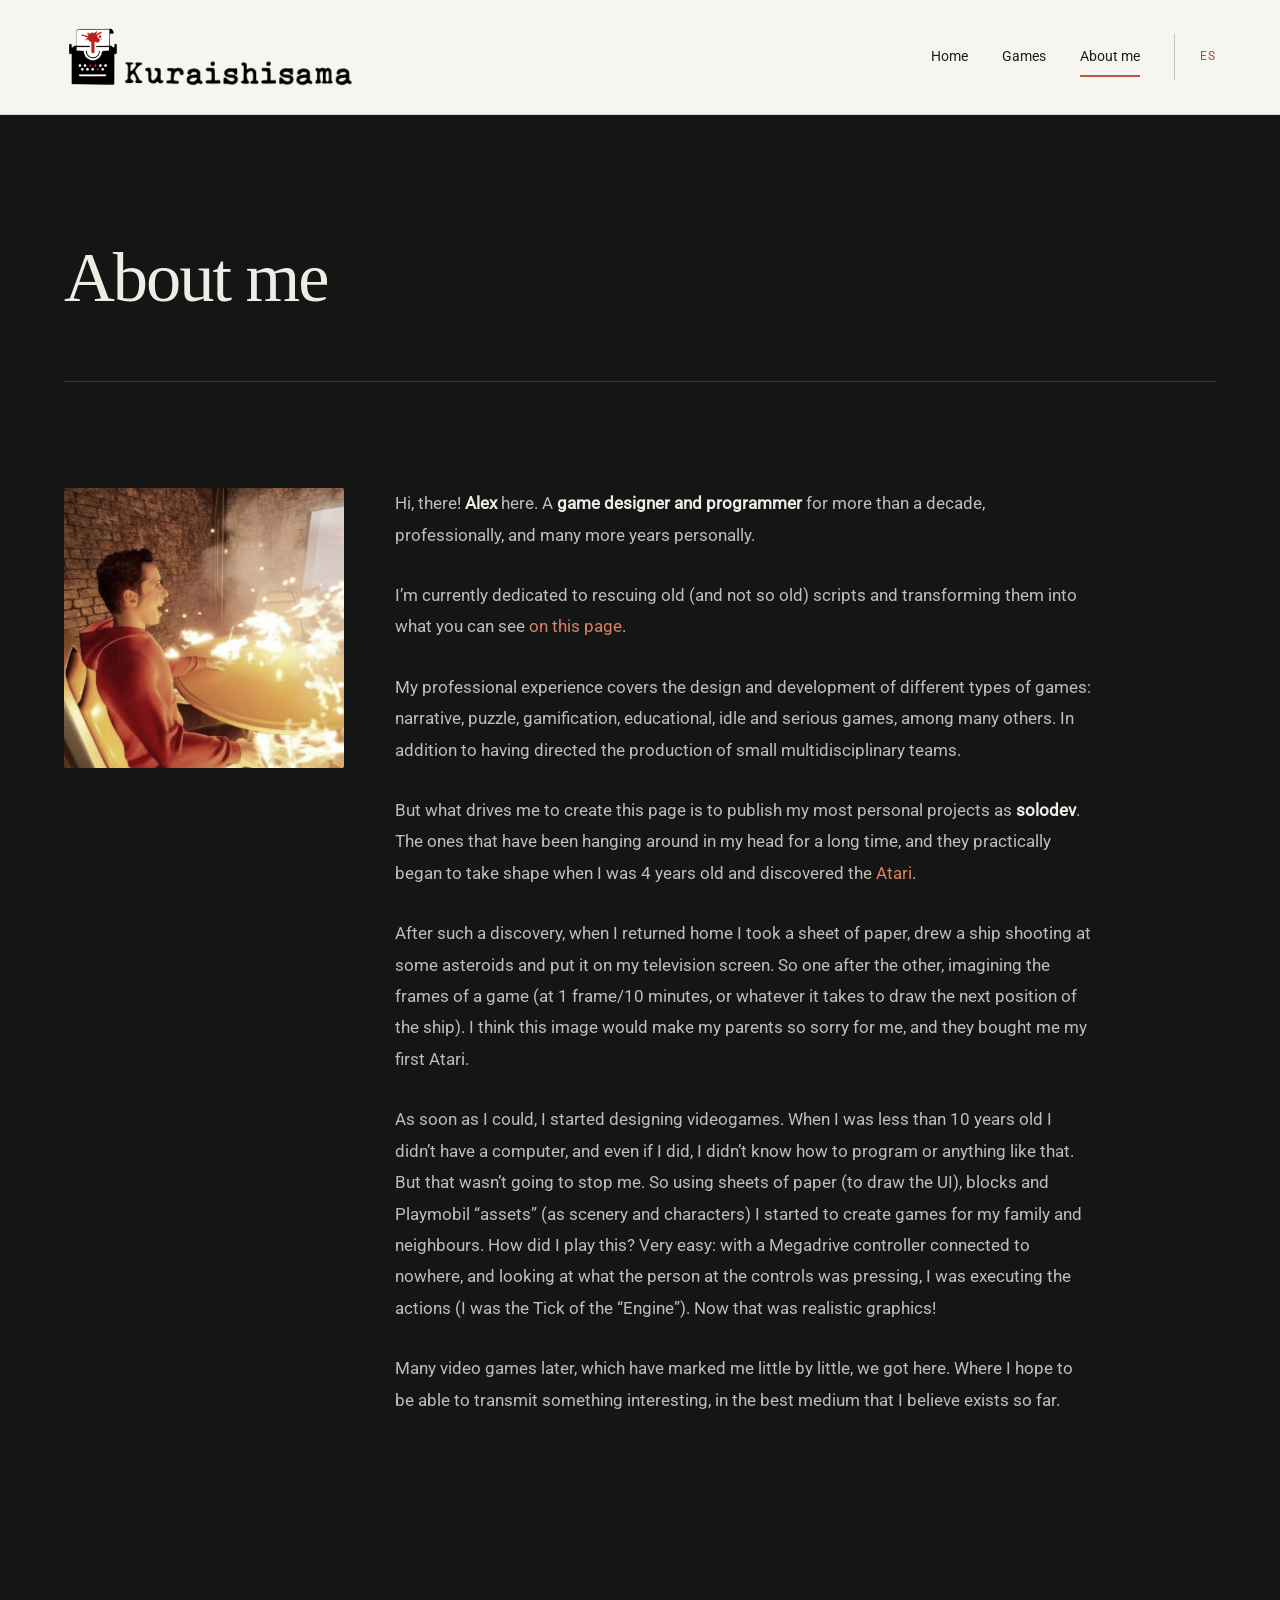
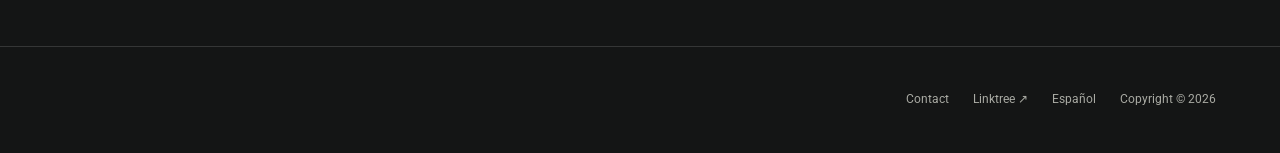
<file: about-me/index.html>
<!DOCTYPE html>
<html dir="ltr" lang="en-GB" prefix="og: https://ogp.me/ns#">
  <head>
<meta charset="utf-8"/>
<meta content="width=device-width, initial-scale=1" name="viewport"/>
<link href="https://gmpg.org/xfn/11" rel="profile"/>
<title>About me</title>
<!-- All in One SEO 5.0.1.1 - aioseo.com -->
<meta content="Hello! I'm Alex, a game designer and programmer for more than a decade, professionally, and many more years personally. In my free time I make personal games." name="description"/>
<meta content="max-image-preview:large" name="robots"/>
<link href="https://www.kuraishisama.com/about-me/" rel="canonical"/>
<meta content="All in One SEO (AIOSEO) 5.0.1.1" name="generator"/>
<meta content="en_GB" property="og:locale"/>
<meta content="- Solodev" property="og:site_name"/>
<meta content="article" property="og:type"/>
<meta content="About me -" property="og:title"/>
<meta content="Hello! I'm Alex, a game designer and programmer for more than a decade, professionally, and many more years personally. In my free time I make personal games." property="og:description"/>
<meta content="https://www.kuraishisama.com/about-me/" property="og:url"/>
<meta content="https://www.kuraishisama.com/media/brand/kuraishisama-logo.png" property="og:image"/>
<meta content="https://www.kuraishisama.com/media/brand/kuraishisama-logo.png" property="og:image:secure_url"/>
<meta content="2023-08-05T21:10:50+00:00" property="article:published_time"/>
<meta content="2024-05-22T10:54:43+00:00" property="article:modified_time"/>
<meta content="summary_large_image" name="twitter:card"/>
<meta content="@Kuraishisama" name="twitter:site"/>
<meta content="About me -" name="twitter:title"/>
<meta content="Hello! I'm Alex, a game designer and programmer for more than a decade, professionally, and many more years personally. In my free time I make personal games." name="twitter:description"/>
<meta content="@Kuraishisama" name="twitter:creator"/>
<meta content="https://www.kuraishisama.com/media/brand/kuraishisama-logo.png" name="twitter:image"/>
<script class="aioseo-schema" type="application/ld+json">
			{"@context":"https:\/\/schema.org","@graph":[{"@type":"BreadcrumbList","@id":"https:\/\/www.kuraishisama.com\/about-me\/#breadcrumblist","itemListElement":[{"@type":"ListItem","@id":"https:\/\/www.kuraishisama.com#listItem","position":1,"name":"Home","item":"https:\/\/www.kuraishisama.com","nextItem":{"@type":"ListItem","@id":"https:\/\/www.kuraishisama.com\/about-me\/#listItem","name":"About me"}},{"@type":"ListItem","@id":"https:\/\/www.kuraishisama.com\/about-me\/#listItem","position":2,"name":"About me","previousItem":{"@type":"ListItem","@id":"https:\/\/www.kuraishisama.com#listItem","name":"Home"}}]},{"@type":"Organization","@id":"https:\/\/www.kuraishisama.com\/#organization","name":"Kuraishisama.com","description":"Solodev","url":"https:\/\/www.kuraishisama.com\/","logo":{"@type":"ImageObject","url":"https:\/\/www.kuraishisama.com\/media\/brand\/kuraishisama-logo.png","@id":"https:\/\/www.kuraishisama.com\/about-me\/#organizationLogo","width":433,"height":86},"image":{"@id":"https:\/\/www.kuraishisama.com\/about-me\/#organizationLogo"},"sameAs":["https:\/\/twitter.com\/Kuraishisama"]},{"@type":"WebPage","@id":"https:\/\/www.kuraishisama.com\/about-me\/#webpage","url":"https:\/\/www.kuraishisama.com\/about-me\/","name":"About me -","description":"Hello! I'm Alex, a game designer and programmer for more than a decade, professionally, and many more years personally. In my free time I make personal games.","inLanguage":"en-GB","isPartOf":{"@id":"https:\/\/www.kuraishisama.com\/#website"},"breadcrumb":{"@id":"https:\/\/www.kuraishisama.com\/about-me\/#breadcrumblist"},"datePublished":"2023-08-05T21:10:50+00:00","dateModified":"2024-05-22T10:54:43+00:00"},{"@type":"WebSite","@id":"https:\/\/www.kuraishisama.com\/#website","url":"https:\/\/www.kuraishisama.com\/","name":"Kuraishisama.com","description":"Solodev","inLanguage":"en-GB","publisher":{"@id":"https:\/\/www.kuraishisama.com\/#organization"}}]}
		</script>
<!-- All in One SEO -->
<link href="/es/sobre-mi/" hreflang="es" rel="alternate"/>
<link href="/about-me/" hreflang="en" rel="alternate"/>
<!-- This site uses the Google Analytics by MonsterInsights plugin v11.2.0 - Using Analytics tracking - https://www.monsterinsights.com/ -->
<!-- / Google Analytics by MonsterInsights -->
<style id="wp-img-auto-sizes-contain-inline-css">
img:is([sizes=auto i],[sizes^="auto," i]){contain-intrinsic-size:3000px 1500px}
/*# sourceURL=wp-img-auto-sizes-contain-inline-css */
</style>
<link href="/styles/vendor/astra-base.css" id="astra-theme-css-css" media="all" rel="stylesheet"/>
<style id="astra-theme-css-inline-css">
:root{--ast-post-nav-space:0;--ast-container-default-xlg-padding:3em;--ast-container-default-lg-padding:3em;--ast-container-default-slg-padding:2em;--ast-container-default-md-padding:3em;--ast-container-default-sm-padding:3em;--ast-container-default-xs-padding:2.4em;--ast-container-default-xxs-padding:1.8em;--ast-code-block-background:#ECEFF3;--ast-comment-inputs-background:#F9FAFB;--ast-normal-container-width:1200px;--ast-narrow-container-width:750px;--ast-blog-title-font-weight:normal;--ast-blog-meta-weight:inherit;--ast-global-color-primary:var(--ast-global-color-5);--ast-global-color-secondary:var(--ast-global-color-4);--ast-global-color-alternate-background:var(--ast-global-color-7);--ast-global-color-subtle-background:var(--ast-global-color-6);--ast-bg-style-guide:var( --ast-global-color-secondary,var(--ast-global-color-5) );--ast-shadow-style-guide:0px 0px 4px 0 #00000057;--ast-global-dark-bg-style:#fff;--ast-global-dark-lfs:#fbfbfb;--ast-widget-bg-color:#fafafa;--ast-wc-container-head-bg-color:#fbfbfb;--ast-title-layout-bg:#eeeeee;--ast-search-border-color:#e7e7e7;--ast-lifter-hover-bg:#e6e6e6;--ast-gallery-block-color:#000;--srfm-color-input-label:var(--ast-global-color-2);}html{font-size:106.25%;}a{color:var(--ast-global-color-0);}a:hover,a:focus{color:var(--ast-global-color-1);}body,button,input,select,textarea,.ast-button,.ast-custom-button{font-family:'Roboto',sans-serif;font-weight:400;font-size:17px;font-size:1rem;line-height:var(--ast-body-line-height,1.65em);}blockquote{color:var(--ast-global-color-7);}h1,h2,h3,h4,h5,h6,.entry-content :where(h1,h2,h3,h4,h5,h6),.site-title,.site-title a{font-family:'Barlow Semi Condensed',sans-serif;font-weight:600;}.ast-site-identity .site-title a{color:var(--ast-global-color-2);}.site-title{display:block;}.site-header .site-description{font-size:15px;font-size:0.88235294117647rem;display:none;}.entry-title{font-size:26px;font-size:1.5294117647059rem;}.archive .ast-article-post .ast-article-inner,.blog .ast-article-post .ast-article-inner,.archive .ast-article-post .ast-article-inner:hover,.blog .ast-article-post .ast-article-inner:hover{overflow:hidden;}h1,.entry-content :where(h1){font-size:48px;font-size:2.8235294117647rem;font-weight:600;font-family:'Barlow Semi Condensed',sans-serif;line-height:1.4em;}h2,.entry-content :where(h2){font-size:38px;font-size:2.2352941176471rem;font-weight:600;font-family:'Barlow Semi Condensed',sans-serif;line-height:1.3em;}h3,.entry-content :where(h3){font-size:30px;font-size:1.7647058823529rem;font-weight:600;font-family:'Barlow Semi Condensed',sans-serif;line-height:1.3em;}h4,.entry-content :where(h4){font-size:24px;font-size:1.4117647058824rem;line-height:1.2em;font-weight:600;font-family:'Barlow Semi Condensed',sans-serif;}h5,.entry-content :where(h5){font-size:20px;font-size:1.1764705882353rem;line-height:1.2em;font-weight:600;font-family:'Barlow Semi Condensed',sans-serif;}h6,.entry-content :where(h6){font-size:17px;font-size:1rem;line-height:1.25em;font-weight:600;font-family:'Barlow Semi Condensed',sans-serif;}::selection{background-color:var(--ast-global-color-0);color:#ffffff;}body,h1,h2,h3,h4,h5,h6,.entry-title a,.entry-content :where(h1,h2,h3,h4,h5,h6){color:var(--ast-global-color-7);}.tagcloud a:hover,.tagcloud a:focus,.tagcloud a.current-item{color:#ffffff;border-color:var(--ast-global-color-0);background-color:var(--ast-global-color-0);}input:focus,input[type="text"]:focus,input[type="email"]:focus,input[type="url"]:focus,input[type="password"]:focus,input[type="reset"]:focus,input[type="search"]:focus,textarea:focus{border-color:var(--ast-global-color-0);}input[type="radio"]:checked,input[type=reset],input[type="checkbox"]:checked,input[type="checkbox"]:hover:checked,input[type="checkbox"]:focus:checked,input[type=range]::-webkit-slider-thumb{border-color:var(--ast-global-color-0);background-color:var(--ast-global-color-0);box-shadow:none;}.site-footer a:hover + .post-count,.site-footer a:focus + .post-count{background:var(--ast-global-color-0);border-color:var(--ast-global-color-0);}.single .nav-links .nav-previous,.single .nav-links .nav-next{color:var(--ast-global-color-0);}.entry-meta,.entry-meta *{line-height:1.45;color:var(--ast-global-color-0);}.entry-meta a:not(.ast-button):hover,.entry-meta a:not(.ast-button):hover *,.entry-meta a:not(.ast-button):focus,.entry-meta a:not(.ast-button):focus *,.page-links > .page-link,.page-links .page-link:hover,.post-navigation a:hover{color:var(--ast-global-color-1);}#cat option,.secondary .calendar_wrap thead a,.secondary .calendar_wrap thead a:visited{color:var(--ast-global-color-0);}.secondary .calendar_wrap #today,.ast-progress-val span{background:var(--ast-global-color-0);}.secondary a:hover + .post-count,.secondary a:focus + .post-count{background:var(--ast-global-color-0);border-color:var(--ast-global-color-0);}.calendar_wrap #today > a{color:#ffffff;}.page-links .page-link,.single .post-navigation a{color:var(--ast-global-color-0);}.ast-search-menu-icon .search-form button.search-submit{padding:0 4px;}.ast-search-menu-icon form.search-form{padding-right:0;}.ast-header-search .ast-search-menu-icon.ast-dropdown-active .search-form,.ast-header-search .ast-search-menu-icon.ast-dropdown-active .search-field:focus{transition:all 0.2s;}.search-form input.search-field:focus{outline:none;}.ast-mobile-header-content .ast-builder-layout-element:not(.ast-builder-menu):not(.ast-header-divider-element),.ast-mobile-popup-content .ast-builder-layout-element:not(.ast-builder-menu):not(.ast-header-divider-element){padding:15px 20px;}.ast-archive-title{color:var(--ast-global-color-5);}.widget-title,.widget .wp-block-heading{font-size:24px;font-size:1.4117647058824rem;color:var(--ast-global-color-5);}.ast-single-post .entry-content a,.ast-comment-content a:not(.ast-comment-edit-reply-wrap a){text-decoration:underline;}.ast-single-post .wp-block-button .wp-block-button__link,.ast-single-post .entry-content .uagb-tab a,.ast-single-post .entry-content .uagb-ifb-cta a,.ast-single-post .entry-content .wp-block-uagb-buttons a,.ast-single-post .entry-content .uabb-module-content a,.ast-single-post .entry-content .uagb-post-grid a,.ast-single-post .entry-content .uagb-timeline a,.ast-single-post .entry-content .uagb-toc__wrap a,.ast-single-post .entry-content .uagb-taxomony-box a,.entry-content .wp-block-latest-posts > li > a,.ast-single-post .entry-content .wp-block-file__button,a.ast-post-filter-single,.ast-single-post .wp-block-buttons .wp-block-button.is-style-outline .wp-block-button__link,.ast-single-post .ast-comment-content .comment-reply-link,.ast-single-post .ast-comment-content .comment-edit-link{text-decoration:none;}.ast-search-menu-icon.slide-search a:focus-visible:focus-visible,.astra-search-icon:focus-visible,#close:focus-visible,a:focus-visible,.ast-menu-toggle:focus-visible,.site .skip-link:focus-visible,.wp-block-loginout input:focus-visible,.wp-block-search.wp-block-search__button-inside .wp-block-search__inside-wrapper,.ast-header-navigation-arrow:focus-visible,.ast-orders-table__row .ast-orders-table__cell:focus-visible,a#ast-apply-coupon:focus-visible,#ast-apply-coupon:focus-visible,#close:focus-visible,.button.search-submit:focus-visible,#search_submit:focus,.normal-search:focus-visible,.ast-header-account-wrap:focus-visible,.astra-cart-drawer-close:focus,.ast-single-variation:focus,.ast-button:focus,.ast-builder-button-wrap:has(.ast-custom-button-link:focus),.ast-builder-button-wrap .ast-custom-button-link:focus{outline-style:dotted;outline-color:inherit;outline-width:thin;}input:focus,input[type="text"]:focus,input[type="email"]:focus,input[type="url"]:focus,input[type="password"]:focus,input[type="reset"]:focus,input[type="search"]:focus,input[type="number"]:focus,textarea:focus,.wp-block-search__input:focus,[data-section="section-header-mobile-trigger"] .ast-button-wrap .ast-mobile-menu-trigger-minimal:focus,.ast-mobile-popup-drawer.active .menu-toggle-close:focus,#ast-scroll-top:focus,#coupon_code:focus,#ast-coupon-code:focus{border-style:dotted;border-color:inherit;border-width:thin;}input{outline:none;}.ast-logo-title-inline .site-logo-img{padding-right:1em;}.site-logo-img img{ transition:all 0.2s linear;}body .ast-oembed-container *{position:absolute;top:0;width:100%;height:100%;left:0;}body .wp-block-embed-pocket-casts .ast-oembed-container *{position:unset;}.ast-single-post-featured-section + article {margin-top: 2em;}.site-content .ast-single-post-featured-section img {width: 100%;overflow: hidden;object-fit: cover;}.site > .ast-single-related-posts-container {margin-top: 0;}@media (min-width: 922px) {.ast-desktop .ast-container--narrow {max-width: var(--ast-narrow-container-width);margin: 0 auto;}}@media (max-width:921.99px){#ast-desktop-header{display:none;}}@media (min-width:922px){#ast-mobile-header{display:none;}}.wp-block-buttons.aligncenter{justify-content:center;}@media (max-width:921px){.ast-theme-transparent-header #primary,.ast-theme-transparent-header #secondary{padding:0;}}@media (max-width:921px){.ast-plain-container.ast-no-sidebar #primary{padding:0;}}.ast-plain-container.ast-no-sidebar #primary{margin-top:0;margin-bottom:0;}@media (min-width:1200px){.ast-plain-container.ast-no-sidebar #primary{margin-top:60px;margin-bottom:60px;}}.wp-block-button.is-style-outline .wp-block-button__link{border-color:var(--ast-global-color-0);}div.wp-block-button.is-style-outline > .wp-block-button__link:not(.has-text-color),div.wp-block-button.wp-block-button__link.is-style-outline:not(.has-text-color){color:var(--ast-global-color-0);}.wp-block-button.is-style-outline .wp-block-button__link:hover,.wp-block-buttons .wp-block-button.is-style-outline .wp-block-button__link:focus,.wp-block-buttons .wp-block-button.is-style-outline > .wp-block-button__link:not(.has-text-color):hover,.wp-block-buttons .wp-block-button.wp-block-button__link.is-style-outline:not(.has-text-color):hover{color:#ffffff;background-color:var(--ast-global-color-1);border-color:var(--ast-global-color-1);}.post-page-numbers.current .page-link,.ast-pagination .page-numbers.current{color:#ffffff;border-color:var(--ast-global-color-0);background-color:var(--ast-global-color-0);}.wp-block-button.is-style-outline .wp-block-button__link.wp-element-button,.ast-outline-button{border-color:var(--ast-global-color-0);font-family:inherit;font-weight:500;font-size:16px;font-size:0.94117647058824rem;line-height:1em;}.wp-block-buttons .wp-block-button.is-style-outline > .wp-block-button__link:not(.has-text-color),.wp-block-buttons .wp-block-button.wp-block-button__link.is-style-outline:not(.has-text-color),.ast-outline-button{color:var(--ast-global-color-0);}.wp-block-button.is-style-outline .wp-block-button__link:hover,.wp-block-buttons .wp-block-button.is-style-outline .wp-block-button__link:focus,.wp-block-buttons .wp-block-button.is-style-outline > .wp-block-button__link:not(.has-text-color):hover,.wp-block-buttons .wp-block-button.wp-block-button__link.is-style-outline:not(.has-text-color):hover,.ast-outline-button:hover,.ast-outline-button:focus,.wp-block-uagb-buttons-child .uagb-buttons-repeater.ast-outline-button:hover,.wp-block-uagb-buttons-child .uagb-buttons-repeater.ast-outline-button:focus{color:#ffffff;background-color:var(--ast-global-color-1);border-color:var(--ast-global-color-1);}.wp-block-button .wp-block-button__link.wp-element-button.is-style-outline:not(.has-background),.wp-block-button.is-style-outline>.wp-block-button__link.wp-element-button:not(.has-background),.ast-outline-button{background-color:transparent;}.entry-content[data-ast-blocks-layout] > figure{margin-bottom:1em;}h1.widget-title{font-weight:600;}h2.widget-title{font-weight:600;}h3.widget-title{font-weight:600;}#page{display:flex;flex-direction:column;min-height:100vh;}.ast-404-layout-1 h1.page-title{color:var(--ast-global-color-2);}.single .post-navigation a{line-height:1em;height:inherit;}.error-404 .page-sub-title{font-size:1.5rem;font-weight:inherit;}.search .site-content .content-area .search-form{margin-bottom:0;}#page .site-content{flex-grow:1;}.widget{margin-bottom:1.25em;}#secondary li{line-height:1.5em;}#secondary .wp-block-group h2{margin-bottom:0.7em;}#secondary h2{font-size:1.7rem;}.ast-separate-container .ast-article-post,.ast-separate-container .ast-article-single,.ast-separate-container .comment-respond{padding:3em;}.ast-separate-container .ast-article-single .ast-article-single{padding:0;}.ast-article-single .wp-block-post-template-is-layout-grid{padding-left:0;}.ast-separate-container .comments-title,.ast-narrow-container .comments-title{padding:1.5em 2em;}.ast-page-builder-template .comment-form-textarea,.ast-comment-formwrap .ast-grid-common-col{padding:0;}.ast-comment-formwrap{padding:0;display:inline-flex;column-gap:20px;width:100%;margin-left:0;margin-right:0;}.comments-area textarea#comment:focus,.comments-area textarea#comment:active,.comments-area .ast-comment-formwrap input[type="text"]:focus,.comments-area .ast-comment-formwrap input[type="text"]:active {box-shadow:none;outline:none;}.archive.ast-page-builder-template .entry-header{margin-top:2em;}.ast-page-builder-template .ast-comment-formwrap{width:100%;}.entry-title{margin-bottom:0.5em;}.ast-archive-description p{font-size:inherit;font-weight:inherit;line-height:inherit;}.ast-separate-container .ast-comment-list li.depth-1,.hentry{margin-bottom:2em;}@media (min-width:921px){.ast-left-sidebar.ast-page-builder-template #secondary,.archive.ast-right-sidebar.ast-page-builder-template .site-main{padding-left:20px;padding-right:20px;}}@media (max-width:544px){.ast-comment-formwrap.ast-row{column-gap:10px;display:inline-block;}#ast-commentform .ast-grid-common-col{position:relative;width:100%;}}@media (min-width:1201px){.ast-separate-container .ast-article-post,.ast-separate-container .ast-article-single,.ast-separate-container .ast-author-box,.ast-separate-container .ast-404-layout-1,.ast-separate-container .no-results{padding:3em;}}@media (max-width:921px){.ast-left-sidebar #content > .ast-container{display:flex;flex-direction:column-reverse;width:100%;}}@media (min-width:922px){.ast-separate-container.ast-right-sidebar #primary,.ast-separate-container.ast-left-sidebar #primary{border:0;}.search-no-results.ast-separate-container #primary{margin-bottom:4em;}}.wp-block-button .wp-block-button__link{color:#ffffff;}.wp-block-button .wp-block-button__link:hover,.wp-block-button .wp-block-button__link:focus{color:#ffffff;background-color:var(--ast-global-color-1);border-color:var(--ast-global-color-1);}.wp-block-button .wp-block-button__link,.wp-block-search .wp-block-search__button,body .wp-block-file .wp-block-file__button{border-color:var(--ast-global-color-0);background-color:var(--ast-global-color-0);color:#ffffff;font-family:inherit;font-weight:500;line-height:1em;font-size:16px;font-size:0.94117647058824rem;padding-top:15px;padding-right:30px;padding-bottom:15px;padding-left:30px;}@media (max-width:921px){.wp-block-button .wp-block-button__link,.wp-block-search .wp-block-search__button,body .wp-block-file .wp-block-file__button{padding-top:14px;padding-right:28px;padding-bottom:14px;padding-left:28px;}}@media (max-width:544px){.wp-block-button .wp-block-button__link,.wp-block-search .wp-block-search__button,body .wp-block-file .wp-block-file__button{padding-top:12px;padding-right:24px;padding-bottom:12px;padding-left:24px;}}.menu-toggle,button,.ast-button,.ast-custom-button,.button,input#submit,input[type="button"],input[type="submit"],input[type="reset"],form[CLASS*="wp-block-search__"].wp-block-search .wp-block-search__inside-wrapper .wp-block-search__button,body .wp-block-file .wp-block-file__button,.search .search-submit{border-style:solid;border-top-width:0;border-right-width:0;border-left-width:0;border-bottom-width:0;color:#ffffff;border-color:var(--ast-global-color-0);background-color:var(--ast-global-color-0);padding-top:15px;padding-right:30px;padding-bottom:15px;padding-left:30px;font-family:inherit;font-weight:500;font-size:16px;font-size:0.94117647058824rem;line-height:1em;}button:focus,.menu-toggle:hover,button:hover,.ast-button:hover,.ast-custom-button:hover .button:hover,.ast-custom-button:hover ,input[type=reset]:hover,input[type=reset]:focus,input#submit:hover,input#submit:focus,input[type="button"]:hover,input[type="button"]:focus,input[type="submit"]:hover,input[type="submit"]:focus,form[CLASS*="wp-block-search__"].wp-block-search .wp-block-search__inside-wrapper .wp-block-search__button:hover,form[CLASS*="wp-block-search__"].wp-block-search .wp-block-search__inside-wrapper .wp-block-search__button:focus,body .wp-block-file .wp-block-file__button:hover,body .wp-block-file .wp-block-file__button:focus{color:#ffffff;background-color:var(--ast-global-color-1);border-color:var(--ast-global-color-1);}form[CLASS*="wp-block-search__"].wp-block-search .wp-block-search__inside-wrapper .wp-block-search__button.has-icon{padding-top:calc(15px - 3px);padding-right:calc(30px - 3px);padding-bottom:calc(15px - 3px);padding-left:calc(30px - 3px);}@media (max-width:921px){.menu-toggle,button,.ast-button,.ast-custom-button,.button,input#submit,input[type="button"],input[type="submit"],input[type="reset"],form[CLASS*="wp-block-search__"].wp-block-search .wp-block-search__inside-wrapper .wp-block-search__button,body .wp-block-file .wp-block-file__button,.search .search-submit{padding-top:14px;padding-right:28px;padding-bottom:14px;padding-left:28px;}}@media (max-width:544px){.menu-toggle,button,.ast-button,.ast-custom-button,.button,input#submit,input[type="button"],input[type="submit"],input[type="reset"],form[CLASS*="wp-block-search__"].wp-block-search .wp-block-search__inside-wrapper .wp-block-search__button,body .wp-block-file .wp-block-file__button,.search .search-submit{padding-top:12px;padding-right:24px;padding-bottom:12px;padding-left:24px;}}@media (max-width:921px){.ast-mobile-header-stack .main-header-bar .ast-search-menu-icon{display:inline-block;}.ast-header-break-point.ast-header-custom-item-outside .ast-mobile-header-stack .main-header-bar .ast-search-icon{margin:0;}.ast-comment-avatar-wrap img{max-width:2.5em;}.ast-comment-meta{padding:0 1.8888em 1.3333em;}.ast-separate-container .ast-comment-list li.depth-1{padding:1.5em 2.14em;}.ast-separate-container .comment-respond{padding:2em 2.14em;}}@media (min-width:544px){.ast-container{max-width:100%;}}@media (max-width:544px){.ast-separate-container .ast-article-post,.ast-separate-container .ast-article-single,.ast-separate-container .comments-title,.ast-separate-container .ast-archive-description{padding:1.5em 1em;}.ast-separate-container #content .ast-container{padding-left:0.54em;padding-right:0.54em;}.ast-separate-container .ast-comment-list .bypostauthor{padding:.5em;}.ast-search-menu-icon.ast-dropdown-active .search-field{width:170px;}} #ast-mobile-header .ast-site-header-cart-li a{pointer-events:none;}.ast-separate-container{background-image:none;}@media (max-width:921px){.widget-title{font-size:24px;font-size:1.4117647058824rem;}body,button,input,select,textarea,.ast-button,.ast-custom-button{font-size:17px;font-size:1rem;}#secondary,#secondary button,#secondary input,#secondary select,#secondary textarea{font-size:17px;font-size:1rem;}.site-title{display:block;}.site-header .site-description{display:none;}h1,.entry-content :where(h1){font-size:40px;}h2,.entry-content :where(h2){font-size:32px;}h3,.entry-content :where(h3){font-size:26px;}h4,.entry-content :where(h4){font-size:20px;font-size:1.1764705882353rem;}h5,.entry-content :where(h5){font-size:17px;font-size:1rem;}h6,.entry-content :where(h6){font-size:15px;font-size:0.88235294117647rem;}}@media (max-width:544px){.widget-title{font-size:24px;font-size:1.4117647058824rem;}body,button,input,select,textarea,.ast-button,.ast-custom-button{font-size:17px;font-size:1rem;}#secondary,#secondary button,#secondary input,#secondary select,#secondary textarea{font-size:17px;font-size:1rem;}.site-title{display:block;}.site-header .site-description{display:none;}h1,.entry-content :where(h1){font-size:32px;}h2,.entry-content :where(h2){font-size:25px;}h3,.entry-content :where(h3){font-size:22px;}h4,.entry-content :where(h4){font-size:18px;font-size:1.0588235294118rem;}h5,.entry-content :where(h5){font-size:15px;font-size:0.88235294117647rem;}h6,.entry-content :where(h6){font-size:13px;font-size:0.76470588235294rem;}}@media (max-width:544px){html{font-size:106.25%;}}@media (min-width:922px){.ast-container{max-width:1240px;}}@media (min-width:922px){.site-content .ast-container{display:flex;}}@media (max-width:921px){.site-content .ast-container{flex-direction:column;}}@media (min-width:922px){.main-header-menu .sub-menu .menu-item.ast-left-align-sub-menu:hover > .sub-menu,.main-header-menu .sub-menu .menu-item.ast-left-align-sub-menu.focus > .sub-menu{margin-left:-0px;}}.entry-content li > p{margin-bottom:0;}.site .comments-area{padding-bottom:3em;}.wp-block-file {display: flex;align-items: center;flex-wrap: wrap;justify-content: space-between;}.wp-block-pullquote {border: none;}.wp-block-pullquote blockquote::before {content: "\201D";font-family: "Helvetica",sans-serif;display: flex;transform: rotate( 180deg );font-size: 6rem;font-style: normal;line-height: 1;font-weight: bold;align-items: center;justify-content: center;}.has-text-align-right > blockquote::before {justify-content: flex-start;}.has-text-align-left > blockquote::before {justify-content: flex-end;}figure.wp-block-pullquote.is-style-solid-color blockquote {max-width: 100%;text-align: inherit;}:root {--wp--custom--ast-default-block-top-padding: 3em;--wp--custom--ast-default-block-right-padding: 3em;--wp--custom--ast-default-block-bottom-padding: 3em;--wp--custom--ast-default-block-left-padding: 3em;--wp--custom--ast-container-width: 1200px;--wp--custom--ast-content-width-size: 1200px;--wp--custom--ast-wide-width-size: calc(1200px + var(--wp--custom--ast-default-block-left-padding) + var(--wp--custom--ast-default-block-right-padding));}.ast-narrow-container {--wp--custom--ast-content-width-size: 750px;--wp--custom--ast-wide-width-size: 750px;}@media(max-width: 921px) {:root {--wp--custom--ast-default-block-top-padding: 3em;--wp--custom--ast-default-block-right-padding: 2em;--wp--custom--ast-default-block-bottom-padding: 3em;--wp--custom--ast-default-block-left-padding: 2em;}}@media(max-width: 544px) {:root {--wp--custom--ast-default-block-top-padding: 3em;--wp--custom--ast-default-block-right-padding: 1.5em;--wp--custom--ast-default-block-bottom-padding: 3em;--wp--custom--ast-default-block-left-padding: 1.5em;}}.entry-content > .wp-block-group,.entry-content > .wp-block-cover,.entry-content > .wp-block-columns {padding-top: var(--wp--custom--ast-default-block-top-padding);padding-right: var(--wp--custom--ast-default-block-right-padding);padding-bottom: var(--wp--custom--ast-default-block-bottom-padding);padding-left: var(--wp--custom--ast-default-block-left-padding);}.ast-plain-container.ast-no-sidebar .entry-content > .alignfull,.ast-page-builder-template .ast-no-sidebar .entry-content > .alignfull {margin-left: calc( -50vw + 50%);margin-right: calc( -50vw + 50%);max-width: 100vw;width: 100vw;}.ast-plain-container.ast-no-sidebar .entry-content .alignfull .alignfull,.ast-page-builder-template.ast-no-sidebar .entry-content .alignfull .alignfull,.ast-plain-container.ast-no-sidebar .entry-content .alignfull .alignwide,.ast-page-builder-template.ast-no-sidebar .entry-content .alignfull .alignwide,.ast-plain-container.ast-no-sidebar .entry-content .alignwide .alignfull,.ast-page-builder-template.ast-no-sidebar .entry-content .alignwide .alignfull,.ast-plain-container.ast-no-sidebar .entry-content .alignwide .alignwide,.ast-page-builder-template.ast-no-sidebar .entry-content .alignwide .alignwide,.ast-plain-container.ast-no-sidebar .entry-content .wp-block-column .alignfull,.ast-page-builder-template.ast-no-sidebar .entry-content .wp-block-column .alignfull,.ast-plain-container.ast-no-sidebar .entry-content .wp-block-column .alignwide,.ast-page-builder-template.ast-no-sidebar .entry-content .wp-block-column .alignwide {margin-left: auto;margin-right: auto;width: 100%;}[data-ast-blocks-layout] .wp-block-separator:not(.is-style-dots) {height: 0;}[data-ast-blocks-layout] .wp-block-separator {margin: 20px auto;}[data-ast-blocks-layout] .wp-block-separator:not(.is-style-wide):not(.is-style-dots) {max-width: 100px;}[data-ast-blocks-layout] .wp-block-separator.has-background {padding: 0;}.entry-content[data-ast-blocks-layout] > * {max-width: var(--wp--custom--ast-content-width-size);margin-left: auto;margin-right: auto;}.entry-content[data-ast-blocks-layout] > .alignwide {max-width: var(--wp--custom--ast-wide-width-size);}.entry-content[data-ast-blocks-layout] .alignfull {max-width: none;}.entry-content .wp-block-columns {margin-bottom: 0;}blockquote {margin: 1.5em;border-color: rgba(0,0,0,0.05);}.wp-block-quote:not(.has-text-align-right):not(.has-text-align-center) {border-left: 5px solid rgba(0,0,0,0.05);}.has-text-align-right > blockquote,blockquote.has-text-align-right {border-right: 5px solid rgba(0,0,0,0.05);}.has-text-align-left > blockquote,blockquote.has-text-align-left {border-left: 5px solid rgba(0,0,0,0.05);}.wp-block-site-tagline,.wp-block-latest-posts .read-more {margin-top: 15px;}.wp-block-loginout p label {display: block;}.wp-block-loginout p:not(.login-remember):not(.login-submit) input {width: 100%;}.wp-block-loginout input:focus {border-color: transparent;}.wp-block-loginout input:focus {outline: thin dotted;}.entry-content .wp-block-media-text .wp-block-media-text__content {padding: 0 0 0 8%;}.entry-content .wp-block-media-text.has-media-on-the-right .wp-block-media-text__content {padding: 0 8% 0 0;}.entry-content .wp-block-media-text.has-background .wp-block-media-text__content {padding: 8%;}.entry-content .wp-block-cover:not([class*="background-color"]):not(.has-text-color.has-link-color) .wp-block-cover__inner-container,.entry-content .wp-block-cover:not([class*="background-color"]) .wp-block-cover-image-text,.entry-content .wp-block-cover:not([class*="background-color"]) .wp-block-cover-text,.entry-content .wp-block-cover-image:not([class*="background-color"]) .wp-block-cover__inner-container,.entry-content .wp-block-cover-image:not([class*="background-color"]) .wp-block-cover-image-text,.entry-content .wp-block-cover-image:not([class*="background-color"]) .wp-block-cover-text {color: var(--ast-global-color-primary,var(--ast-global-color-5));}.wp-block-loginout .login-remember input {width: 1.1rem;height: 1.1rem;margin: 0 5px 4px 0;vertical-align: middle;}.wp-block-latest-posts > li > *:first-child,.wp-block-latest-posts:not(.is-grid) > li:first-child {margin-top: 0;}.entry-content > .wp-block-buttons,.entry-content > .wp-block-uagb-buttons {margin-bottom: 1.5em;}.wp-block-search__inside-wrapper .wp-block-search__input {padding: 0 10px;color: var(--ast-global-color-3);background: var(--ast-global-color-primary,var(--ast-global-color-5));border-color: var(--ast-border-color);}.wp-block-latest-posts .read-more {margin-bottom: 1.5em;}.wp-block-search__no-button .wp-block-search__inside-wrapper .wp-block-search__input {padding-top: 5px;padding-bottom: 5px;}.wp-block-latest-posts .wp-block-latest-posts__post-date,.wp-block-latest-posts .wp-block-latest-posts__post-author {font-size: 1rem;}.wp-block-latest-posts > li > *,.wp-block-latest-posts:not(.is-grid) > li {margin-top: 12px;margin-bottom: 12px;}.ast-page-builder-template .entry-content[data-ast-blocks-layout] > .alignwide:where(:not(.uagb-is-root-container):not(.spectra-is-root-container)) > * {max-width: var(--wp--custom--ast-wide-width-size);}.ast-page-builder-template .entry-content[data-ast-blocks-layout] > .inherit-container-width > *,.ast-page-builder-template .entry-content[data-ast-blocks-layout] > *:not(.wp-block-group):where(:not(.uagb-is-root-container):not(.spectra-is-root-container)) > *,.entry-content[data-ast-blocks-layout] > .wp-block-cover .wp-block-cover__inner-container {max-width: var(--wp--custom--ast-content-width-size) ;margin-left: auto;margin-right: auto;}.ast-page-builder-template .entry-content[data-ast-blocks-layout] > *,.ast-page-builder-template .entry-content[data-ast-blocks-layout] > .alignfull:where(:not(.wp-block-group):not(.uagb-is-root-container):not(.spectra-is-root-container)) > * {max-width: none;}.entry-content[data-ast-blocks-layout] .wp-block-cover:not(.alignleft):not(.alignright) {width: auto;}@media(max-width: 1200px) {.ast-separate-container .entry-content > .alignfull,.ast-separate-container .entry-content[data-ast-blocks-layout] > .alignwide,.ast-plain-container .entry-content[data-ast-blocks-layout] > .alignwide,.ast-plain-container .entry-content .alignfull {margin-left: calc(-1 * min(var(--ast-container-default-xlg-padding),20px)) ;margin-right: calc(-1 * min(var(--ast-container-default-xlg-padding),20px));}}@media(min-width: 1201px) {.ast-separate-container .entry-content > .alignfull {margin-left: calc(-1 * var(--ast-container-default-xlg-padding) );margin-right: calc(-1 * var(--ast-container-default-xlg-padding) );}.ast-separate-container .entry-content[data-ast-blocks-layout] > .alignwide,.ast-plain-container .entry-content[data-ast-blocks-layout] > .alignwide {margin-left: calc(-1 * var(--wp--custom--ast-default-block-left-padding) );margin-right: calc(-1 * var(--wp--custom--ast-default-block-right-padding) );}}@media(min-width: 921px) {.ast-separate-container .entry-content .wp-block-group.alignwide:not(.inherit-container-width) > :where(:not(.alignleft):not(.alignright)),.ast-plain-container .entry-content .wp-block-group.alignwide:not(.inherit-container-width) > :where(:not(.alignleft):not(.alignright)) {max-width: calc( var(--wp--custom--ast-content-width-size) + 80px );}.ast-plain-container.ast-right-sidebar .entry-content[data-ast-blocks-layout] .alignfull,.ast-plain-container.ast-left-sidebar .entry-content[data-ast-blocks-layout] .alignfull {margin-left: -60px;margin-right: -60px;}}@media(min-width: 544px) {.entry-content > .alignleft {margin-right: 20px;}.entry-content > .alignright {margin-left: 20px;}}@media (max-width:544px){.wp-block-columns .wp-block-column:not(:last-child){margin-bottom:20px;}.wp-block-latest-posts{margin:0;}}@media( max-width: 600px ) {.entry-content .wp-block-media-text .wp-block-media-text__content,.entry-content .wp-block-media-text.has-media-on-the-right .wp-block-media-text__content {padding: 8% 0 0;}.entry-content .wp-block-media-text.has-background .wp-block-media-text__content {padding: 8%;}}.ast-page-builder-template .entry-header {padding-left: 0;}.ast-narrow-container .site-content .wp-block-uagb-image--align-full .wp-block-uagb-image__figure {max-width: 100%;margin-left: auto;margin-right: auto;}.entry-content ul,.entry-content ol {padding: revert;margin: revert;}.entry-content ul.wc-block-product-template{padding: 0;}:root .has-ast-global-color-0-color{color:var(--ast-global-color-0);}:root .has-ast-global-color-0-background-color{background-color:var(--ast-global-color-0);}:root .wp-block-button .has-ast-global-color-0-color{color:var(--ast-global-color-0);}:root .wp-block-button .has-ast-global-color-0-background-color{background-color:var(--ast-global-color-0);}:root .has-ast-global-color-1-color{color:var(--ast-global-color-1);}:root .has-ast-global-color-1-background-color{background-color:var(--ast-global-color-1);}:root .wp-block-button .has-ast-global-color-1-color{color:var(--ast-global-color-1);}:root .wp-block-button .has-ast-global-color-1-background-color{background-color:var(--ast-global-color-1);}:root .has-ast-global-color-2-color{color:var(--ast-global-color-2);}:root .has-ast-global-color-2-background-color{background-color:var(--ast-global-color-2);}:root .wp-block-button .has-ast-global-color-2-color{color:var(--ast-global-color-2);}:root .wp-block-button .has-ast-global-color-2-background-color{background-color:var(--ast-global-color-2);}:root .has-ast-global-color-3-color{color:var(--ast-global-color-3);}:root .has-ast-global-color-3-background-color{background-color:var(--ast-global-color-3);}:root .wp-block-button .has-ast-global-color-3-color{color:var(--ast-global-color-3);}:root .wp-block-button .has-ast-global-color-3-background-color{background-color:var(--ast-global-color-3);}:root .has-ast-global-color-4-color{color:var(--ast-global-color-4);}:root .has-ast-global-color-4-background-color{background-color:var(--ast-global-color-4);}:root .wp-block-button .has-ast-global-color-4-color{color:var(--ast-global-color-4);}:root .wp-block-button .has-ast-global-color-4-background-color{background-color:var(--ast-global-color-4);}:root .has-ast-global-color-5-color{color:var(--ast-global-color-5);}:root .has-ast-global-color-5-background-color{background-color:var(--ast-global-color-5);}:root .wp-block-button .has-ast-global-color-5-color{color:var(--ast-global-color-5);}:root .wp-block-button .has-ast-global-color-5-background-color{background-color:var(--ast-global-color-5);}:root .has-ast-global-color-6-color{color:var(--ast-global-color-6);}:root .has-ast-global-color-6-background-color{background-color:var(--ast-global-color-6);}:root .wp-block-button .has-ast-global-color-6-color{color:var(--ast-global-color-6);}:root .wp-block-button .has-ast-global-color-6-background-color{background-color:var(--ast-global-color-6);}:root .has-ast-global-color-7-color{color:var(--ast-global-color-7);}:root .has-ast-global-color-7-background-color{background-color:var(--ast-global-color-7);}:root .wp-block-button .has-ast-global-color-7-color{color:var(--ast-global-color-7);}:root .wp-block-button .has-ast-global-color-7-background-color{background-color:var(--ast-global-color-7);}:root .has-ast-global-color-8-color{color:var(--ast-global-color-8);}:root .has-ast-global-color-8-background-color{background-color:var(--ast-global-color-8);}:root .wp-block-button .has-ast-global-color-8-color{color:var(--ast-global-color-8);}:root .wp-block-button .has-ast-global-color-8-background-color{background-color:var(--ast-global-color-8);}:root{--ast-global-color-0:#046bd2;--ast-global-color-1:#045cb4;--ast-global-color-2:#1e293b;--ast-global-color-3:#334155;--ast-global-color-4:#f9fafb;--ast-global-color-5:#FFFFFF;--ast-global-color-6:#e2e8f0;--ast-global-color-7:#cbd5e1;--ast-global-color-8:#94a3b8;}:root {--ast-border-color : var(--ast-global-color-6);}.ast-single-entry-banner {-js-display: flex;display: flex;flex-direction: column;justify-content: center;text-align: center;position: relative;background: var(--ast-title-layout-bg);}.ast-single-entry-banner[data-banner-layout="layout-1"] {max-width: 1200px;background: inherit;padding: 20px 0;}.ast-single-entry-banner[data-banner-width-type="custom"] {margin: 0 auto;width: 100%;}.ast-single-entry-banner + .site-content .entry-header {margin-bottom: 0;}.site .ast-author-avatar {--ast-author-avatar-size: ;}a.ast-underline-text {text-decoration: underline;}.ast-container > .ast-terms-link {position: relative;display: block;}a.ast-button.ast-badge-tax {padding: 4px 8px;border-radius: 3px;font-size: inherit;}header.entry-header{text-align:left;}header.entry-header .entry-title{font-weight:600;font-size:32px;font-size:1.8823529411765rem;}header.entry-header > *:not(:last-child){margin-bottom:10px;}@media (max-width:921px){header.entry-header{text-align:left;}}@media (max-width:544px){header.entry-header{text-align:left;}}.ast-archive-entry-banner {-js-display: flex;display: flex;flex-direction: column;justify-content: center;text-align: center;position: relative;background: var(--ast-title-layout-bg);}.ast-archive-entry-banner[data-banner-width-type="custom"] {margin: 0 auto;width: 100%;}.ast-archive-entry-banner[data-banner-layout="layout-1"] {background: inherit;padding: 20px 0;text-align: left;}body.archive .ast-archive-description{max-width:1200px;width:100%;text-align:left;padding-top:3em;padding-right:3em;padding-bottom:3em;padding-left:3em;}body.archive .ast-archive-description .ast-archive-title,body.archive .ast-archive-description .ast-archive-title *{font-weight:600;font-size:32px;font-size:1.8823529411765rem;}body.archive .ast-archive-description > *:not(:last-child){margin-bottom:10px;}@media (max-width:921px){body.archive .ast-archive-description{text-align:left;}}@media (max-width:544px){body.archive .ast-archive-description{text-align:left;}}.ast-breadcrumbs .trail-browse,.ast-breadcrumbs .trail-items,.ast-breadcrumbs .trail-items li{display:inline-block;margin:0;padding:0;border:none;background:inherit;text-indent:0;text-decoration:none;}.ast-breadcrumbs .trail-browse{font-size:inherit;font-style:inherit;font-weight:inherit;color:inherit;}.ast-breadcrumbs .trail-items{list-style:none;}.trail-items li::after{padding:0 0.3em;content:"\00bb";}.trail-items li:last-of-type::after{display:none;}h1,h2,h3,h4,h5,h6,.entry-content :where(h1,h2,h3,h4,h5,h6){color:var(--ast-global-color-5);}.entry-title a{color:var(--ast-global-color-5);}@media (max-width:921px){.ast-builder-grid-row-container.ast-builder-grid-row-tablet-3-firstrow .ast-builder-grid-row > *:first-child,.ast-builder-grid-row-container.ast-builder-grid-row-tablet-3-lastrow .ast-builder-grid-row > *:last-child{grid-column:1 / -1;}}@media (max-width:544px){.ast-builder-grid-row-container.ast-builder-grid-row-mobile-3-firstrow .ast-builder-grid-row > *:first-child,.ast-builder-grid-row-container.ast-builder-grid-row-mobile-3-lastrow .ast-builder-grid-row > *:last-child{grid-column:1 / -1;}}.ast-builder-layout-element .ast-site-identity{margin-top:0px;margin-bottom:0px;margin-left:0px;margin-right:0px;}.ast-builder-layout-element[data-section="title_tagline"]{display:flex;}@media (max-width:921.99px){.ast-header-break-point .ast-builder-layout-element[data-section="title_tagline"]{display:flex;}}@media (max-width:544px){.ast-header-break-point .ast-builder-layout-element[data-section="title_tagline"]{display:flex;}}.ast-builder-menu-1{font-family:inherit;font-weight:inherit;}.ast-builder-menu-1 .menu-item > .menu-link{color:var(--ast-global-color-3);}.ast-builder-menu-1 .menu-item > .ast-menu-toggle{color:var(--ast-global-color-3);}.ast-builder-menu-1 .menu-link:hover,.ast-builder-menu-1 .main-header-menu > .menu-item:hover > .menu-link,.ast-builder-menu-1 .inline-on-mobile .ast-menu-toggle:hover,.ast-builder-menu-1 .inline-on-mobile .main-header-menu > .menu-item:hover > .ast-menu-toggle{color:var(--ast-global-color-1);}.ast-builder-menu-1 .ast-menu-toggle:hover,.ast-builder-menu-1 .main-header-menu > .menu-item:hover > .ast-menu-toggle{color:var(--ast-global-color-1);}.ast-builder-menu-1 .menu-item.current-menu-item > .menu-link,.ast-builder-menu-1 .inline-on-mobile .menu-item.current-menu-item > .ast-menu-toggle,.ast-builder-menu-1 .current-menu-ancestor > .menu-link{color:var(--ast-global-color-1);}.ast-builder-menu-1 .menu-item.current-menu-item > .ast-menu-toggle{color:var(--ast-global-color-1);}.ast-builder-menu-1 .sub-menu,.ast-builder-menu-1 .inline-on-mobile .sub-menu{border-top-width:2px;border-bottom-width:0px;border-right-width:0px;border-left-width:0px;border-color:var(--ast-global-color-0);border-style:solid;}.ast-builder-menu-1 .sub-menu .sub-menu{top:-2px;}.ast-builder-menu-1 .main-header-menu > .menu-item > .sub-menu,.ast-builder-menu-1 .main-header-menu > .menu-item > .astra-full-megamenu-wrapper{margin-top:0px;}.ast-desktop .ast-builder-menu-1 .main-header-menu > .menu-item > .sub-menu:before,.ast-desktop .ast-builder-menu-1 .main-header-menu > .menu-item > .astra-full-megamenu-wrapper:before{height:calc( 0px + 2px + 5px );}.ast-desktop .ast-builder-menu-1 .menu-item .sub-menu .menu-link{border-style:none;}@media (max-width:921px){.ast-header-break-point .ast-builder-menu-1 .menu-item.menu-item-has-children > .ast-menu-toggle{top:0;}.ast-builder-menu-1 .inline-on-mobile .menu-item.menu-item-has-children > .ast-menu-toggle{right:-15px;}.ast-builder-menu-1 .menu-item-has-children > .menu-link:after{content:unset;}.ast-builder-menu-1 .main-header-menu > .menu-item > .sub-menu,.ast-builder-menu-1 .main-header-menu > .menu-item > .astra-full-megamenu-wrapper{margin-top:0;}}@media (max-width:544px){.ast-header-break-point .ast-builder-menu-1 .menu-item.menu-item-has-children > .ast-menu-toggle{top:0;}.ast-builder-menu-1 .main-header-menu > .menu-item > .sub-menu,.ast-builder-menu-1 .main-header-menu > .menu-item > .astra-full-megamenu-wrapper{margin-top:0;}}.ast-builder-menu-1{display:flex;}@media (max-width:921.99px){.ast-header-break-point .ast-builder-menu-1{display:flex;}}@media (max-width:544px){.ast-header-break-point .ast-builder-menu-1{display:flex;}}.main-header-bar .main-header-bar-navigation .ast-search-icon {display: block;z-index: 4;position: relative;}.ast-search-icon .ast-icon {z-index: 4;}.ast-search-icon {z-index: 4;position: relative;line-height: normal;}.main-header-bar .ast-search-menu-icon .search-form {background-color: #ffffff;}.ast-search-menu-icon.ast-dropdown-active.slide-search .search-form {visibility: visible;opacity: 1;}.ast-search-menu-icon .search-form {border: 1px solid var(--ast-search-border-color);line-height: normal;padding: 0 3em 0 0;border-radius: 2px;display: inline-block;-webkit-backface-visibility: hidden;backface-visibility: hidden;position: relative;color: inherit;background-color: #fff;}.ast-search-menu-icon .astra-search-icon {-js-display: flex;display: flex;line-height: normal;}.ast-search-menu-icon .astra-search-icon:focus {outline: none;}.ast-search-menu-icon .search-field {border: none;background-color: transparent;transition: all .3s;border-radius: inherit;color: inherit;font-size: inherit;width: 0;color: #757575;}.ast-search-menu-icon .search-submit {display: none;background: none;border: none;font-size: 1.3em;color: #757575;}.ast-search-menu-icon.ast-dropdown-active {visibility: visible;opacity: 1;position: relative;}.ast-search-menu-icon.ast-dropdown-active .search-field,.ast-dropdown-active.ast-search-menu-icon.slide-search input.search-field {width: 235px;}.ast-header-search .ast-search-menu-icon.slide-search .search-form,.ast-header-search .ast-search-menu-icon.ast-inline-search .search-form {-js-display: flex;display: flex;align-items: center;}.ast-search-menu-icon.ast-inline-search .search-field {width : 100%;padding : 0.60em;padding-right : 5.5em;transition: all 0.2s;}.site-header-section-left .ast-search-menu-icon.slide-search .search-form {padding-left: 2em;padding-right: unset;left: -1em;right: unset;}.site-header-section-left .ast-search-menu-icon.slide-search .search-form .search-field {margin-right: unset;}.ast-search-menu-icon.slide-search .search-form {-webkit-backface-visibility: visible;backface-visibility: visible;visibility: hidden;opacity: 0;transition: all .2s;position: absolute;z-index: 3;right: -1em;top: 50%;transform: translateY(-50%);}.ast-header-search .ast-search-menu-icon .search-form .search-field:-ms-input-placeholder,.ast-header-search .ast-search-menu-icon .search-form .search-field:-ms-input-placeholder{opacity:0.5;}.ast-header-search .ast-search-menu-icon.slide-search .search-form,.ast-header-search .ast-search-menu-icon.ast-inline-search .search-form{-js-display:flex;display:flex;align-items:center;}.ast-builder-layout-element.ast-header-search{height:auto;}.ast-header-search .astra-search-icon{font-size:18px;}@media (max-width:921px){.ast-header-search .astra-search-icon{font-size:18px;}}@media (max-width:544px){.ast-header-search .astra-search-icon{font-size:18px;}}.ast-header-search{display:flex;}@media (max-width:921.99px){.ast-header-break-point .ast-header-search{display:flex;}}@media (max-width:544px){.ast-header-break-point .ast-header-search{display:flex;}}.site-below-footer-wrap{padding-top:20px;padding-bottom:20px;}.site-below-footer-wrap[data-section="section-below-footer-builder"]{background-color:var(--ast-global-color-5);background-image:none;min-height:80px;border-style:solid;border-width:0px;border-top-width:1px;border-top-color:var(--ast-global-color-subtle-background,var(--ast-global-color-6));}.site-below-footer-wrap[data-section="section-below-footer-builder"] .ast-builder-grid-row{max-width:100%;padding-left:35px;padding-right:35px;}.site-below-footer-wrap[data-section="section-below-footer-builder"] .ast-builder-grid-row,.site-below-footer-wrap[data-section="section-below-footer-builder"] .site-footer-section{align-items:center;}.site-below-footer-wrap[data-section="section-below-footer-builder"].ast-footer-row-inline .site-footer-section{display:flex;margin-bottom:0;}.ast-builder-grid-row-3-equal .ast-builder-grid-row{grid-template-columns:repeat( 3,1fr );}@media (max-width:921px){.site-below-footer-wrap[data-section="section-below-footer-builder"].ast-footer-row-tablet-inline .site-footer-section{display:flex;margin-bottom:0;}.site-below-footer-wrap[data-section="section-below-footer-builder"].ast-footer-row-tablet-stack .site-footer-section{display:block;margin-bottom:10px;}.ast-builder-grid-row-container.ast-builder-grid-row-tablet-3-equal .ast-builder-grid-row{grid-template-columns:repeat( 3,1fr );}}@media (max-width:544px){.site-below-footer-wrap[data-section="section-below-footer-builder"].ast-footer-row-mobile-inline .site-footer-section{display:flex;margin-bottom:0;}.site-below-footer-wrap[data-section="section-below-footer-builder"].ast-footer-row-mobile-stack .site-footer-section{display:block;margin-bottom:10px;}.ast-builder-grid-row-container.ast-builder-grid-row-mobile-full .ast-builder-grid-row{grid-template-columns:1fr;}}.site-below-footer-wrap[data-section="section-below-footer-builder"]{display:grid;}@media (max-width:921.99px){.ast-header-break-point .site-below-footer-wrap[data-section="section-below-footer-builder"]{display:grid;}}@media (max-width:544px){.ast-header-break-point .site-below-footer-wrap[data-section="section-below-footer-builder"]{display:grid;}}.ast-footer-copyright{text-align:center;}.ast-footer-copyright.site-footer-focus-item {color:var(--ast-global-color-3);}@media (max-width:921px){.ast-footer-copyright{text-align:center;}}@media (max-width:544px){.ast-footer-copyright{text-align:center;}}.ast-footer-copyright.site-footer-focus-item {font-size:16px;font-size:0.94117647058824rem;}.ast-footer-copyright.ast-builder-layout-element{display:flex;}@media (max-width:921.99px){.ast-header-break-point .ast-footer-copyright.ast-builder-layout-element{display:flex;}}@media (max-width:544px){.ast-header-break-point .ast-footer-copyright.ast-builder-layout-element{display:flex;}}.ast-social-stack-desktop .ast-builder-social-element,.ast-social-stack-tablet .ast-builder-social-element,.ast-social-stack-mobile .ast-builder-social-element {margin-top: 6px;margin-bottom: 6px;}.social-show-label-true .ast-builder-social-element {width: auto;padding: 0 0.4em;}[data-section^="section-fb-social-icons-"] .footer-social-inner-wrap {text-align: center;}.ast-footer-social-wrap {width: 100%;}.ast-footer-social-wrap .ast-builder-social-element:first-child {margin-left: 0;}.ast-footer-social-wrap .ast-builder-social-element:last-child {margin-right: 0;}.ast-header-social-wrap .ast-builder-social-element:first-child {margin-left: 0;}.ast-header-social-wrap .ast-builder-social-element:last-child {margin-right: 0;}.ast-builder-social-element {line-height: 1;color: var(--ast-global-color-2);background: transparent;vertical-align: middle;transition: all 0.01s;margin-left: 6px;margin-right: 6px;justify-content: center;align-items: center;}.ast-builder-social-element .social-item-label {padding-left: 6px;}.ast-footer-social-1-wrap .ast-builder-social-element svg{width:18px;height:18px;}[data-section="section-fb-social-icons-1"] .footer-social-inner-wrap{text-align:center;}@media (max-width:921px){[data-section="section-fb-social-icons-1"] .footer-social-inner-wrap{text-align:center;}}@media (max-width:544px){[data-section="section-fb-social-icons-1"] .footer-social-inner-wrap{text-align:center;}}.ast-builder-layout-element[data-section="section-fb-social-icons-1"]{display:flex;}@media (max-width:921.99px){.ast-header-break-point .ast-builder-layout-element[data-section="section-fb-social-icons-1"]{display:flex;}}@media (max-width:544px){.ast-header-break-point .ast-builder-layout-element[data-section="section-fb-social-icons-1"]{display:flex;}}.footer-widget-area.widget-area.site-footer-focus-item{width:auto;}.ast-footer-row-inline .footer-widget-area.widget-area.site-footer-focus-item{width:100%;}.ast-header-break-point .main-header-bar{border-bottom-width:1px;}@media (min-width:922px){.main-header-bar{border-bottom-width:1px;}}.main-header-menu .menu-item, #astra-footer-menu .menu-item, .main-header-bar .ast-masthead-custom-menu-items{-js-display:flex;display:flex;-webkit-box-pack:center;-webkit-justify-content:center;-moz-box-pack:center;-ms-flex-pack:center;justify-content:center;-webkit-box-orient:vertical;-webkit-box-direction:normal;-webkit-flex-direction:column;-moz-box-orient:vertical;-moz-box-direction:normal;-ms-flex-direction:column;flex-direction:column;}.main-header-menu > .menu-item > .menu-link, #astra-footer-menu > .menu-item > .menu-link{height:100%;-webkit-box-align:center;-webkit-align-items:center;-moz-box-align:center;-ms-flex-align:center;align-items:center;-js-display:flex;display:flex;}.ast-header-break-point .main-navigation ul .menu-item .menu-link .icon-arrow:first-of-type svg{top:.2em;margin-top:0px;margin-left:0px;width:.65em;transform:translate(0, -2px) rotateZ(270deg);}.ast-mobile-popup-content .ast-submenu-expanded > .ast-menu-toggle{transform:rotateX(180deg);overflow-y:auto;}@media (min-width:922px){.ast-builder-menu .main-navigation > ul > li:last-child a{margin-right:0;}}.ast-separate-container .ast-article-inner{background-color:transparent;background-image:none;}.ast-separate-container .ast-article-post{background-color:#000000;background-image:none;}@media (max-width:921px){.ast-separate-container .ast-article-post{background-color:#000000;background-image:none;}}@media (max-width:544px){.ast-separate-container .ast-article-post{background-color:#000000;background-image:none;}}.ast-separate-container .ast-article-single:not(.ast-related-post), .ast-separate-container .error-404, .ast-separate-container .no-results, .single.ast-separate-container .site-main .ast-author-meta, .ast-separate-container .related-posts-title-wrapper, .ast-separate-container .comments-count-wrapper, .ast-box-layout.ast-plain-container .site-content, .ast-padded-layout.ast-plain-container .site-content, .ast-separate-container .ast-archive-description, .ast-separate-container .comments-area .comment-respond, .ast-separate-container .comments-area .ast-comment-list li, .ast-separate-container .comments-area .comments-title{background-color:#000000;background-image:none;}@media (max-width:921px){.ast-separate-container .ast-article-single:not(.ast-related-post), .ast-separate-container .error-404, .ast-separate-container .no-results, .single.ast-separate-container .site-main .ast-author-meta, .ast-separate-container .related-posts-title-wrapper, .ast-separate-container .comments-count-wrapper, .ast-box-layout.ast-plain-container .site-content, .ast-padded-layout.ast-plain-container .site-content, .ast-separate-container .ast-archive-description{background-color:#000000;background-image:none;}}@media (max-width:544px){.ast-separate-container .ast-article-single:not(.ast-related-post), .ast-separate-container .error-404, .ast-separate-container .no-results, .single.ast-separate-container .site-main .ast-author-meta, .ast-separate-container .related-posts-title-wrapper, .ast-separate-container .comments-count-wrapper, .ast-box-layout.ast-plain-container .site-content, .ast-padded-layout.ast-plain-container .site-content, .ast-separate-container .ast-archive-description{background-color:#000000;background-image:none;}}.ast-separate-container.ast-two-container #secondary .widget{background-color:#000000;background-image:none;}@media (max-width:921px){.ast-separate-container.ast-two-container #secondary .widget{background-color:#000000;background-image:none;}}@media (max-width:544px){.ast-separate-container.ast-two-container #secondary .widget{background-color:#000000;background-image:none;}}.ast-plain-container, .ast-page-builder-template{background-color:#000000;background-image:none;}@media (max-width:921px){.ast-plain-container, .ast-page-builder-template{background-color:#000000;background-image:none;}}@media (max-width:544px){.ast-plain-container, .ast-page-builder-template{background-color:#000000;background-image:none;}}
		#ast-scroll-top {
			display: none;
			position: fixed;
			text-align: center;
			cursor: pointer;
			z-index: 99;
			width: 2.1em;
			height: 2.1em;
			line-height: 2.1;
			color: #ffffff;
			border-radius: 2px;
			content: "";
			outline: inherit;
		}
		@media (min-width: 769px) {
			#ast-scroll-top {
				content: "769";
			}
		}
		#ast-scroll-top .ast-icon.icon-arrow svg {
			margin-left: 0px;
			vertical-align: middle;
			transform: translate(0, -20%) rotate(180deg);
			width: 1.6em;
		}
		.ast-scroll-to-top-right {
			right: 30px;
			bottom: 30px;
		}
		.ast-scroll-to-top-left {
			left: 30px;
			bottom: 30px;
		}
	#ast-scroll-top{color:var(--ast-global-color-6);background-color:var(--ast-global-color-0);font-size:15px;}#ast-scroll-top:hover{color:var(--ast-global-color-7);background-color:var(--ast-global-color-1);}@media (max-width:921px){#ast-scroll-top .ast-icon.icon-arrow svg{width:1em;}}.ast-mobile-header-content > *,.ast-desktop-header-content > * {padding: 10px 0;height: auto;}.ast-mobile-header-content > *:first-child,.ast-desktop-header-content > *:first-child {padding-top: 10px;}.ast-mobile-header-content > .ast-builder-menu,.ast-desktop-header-content > .ast-builder-menu {padding-top: 0;}.ast-mobile-header-content > *:last-child,.ast-desktop-header-content > *:last-child {padding-bottom: 0;}.ast-mobile-header-content .ast-search-menu-icon.ast-inline-search label,.ast-desktop-header-content .ast-search-menu-icon.ast-inline-search label {width: 100%;}.ast-desktop-header-content .main-header-bar-navigation .ast-submenu-expanded > .ast-menu-toggle::before {transform: rotateX(180deg);}#ast-desktop-header .ast-desktop-header-content,.ast-mobile-header-content .ast-search-icon,.ast-desktop-header-content .ast-search-icon,.ast-mobile-header-wrap .ast-mobile-header-content,.ast-main-header-nav-open.ast-popup-nav-open .ast-mobile-header-wrap .ast-mobile-header-content,.ast-main-header-nav-open.ast-popup-nav-open .ast-desktop-header-content {display: none;}.ast-main-header-nav-open.ast-header-break-point #ast-desktop-header .ast-desktop-header-content,.ast-main-header-nav-open.ast-header-break-point .ast-mobile-header-wrap .ast-mobile-header-content {display: block;}.ast-desktop .ast-desktop-header-content .astra-menu-animation-slide-up > .menu-item > .sub-menu,.ast-desktop .ast-desktop-header-content .astra-menu-animation-slide-up > .menu-item .menu-item > .sub-menu,.ast-desktop .ast-desktop-header-content .astra-menu-animation-slide-down > .menu-item > .sub-menu,.ast-desktop .ast-desktop-header-content .astra-menu-animation-slide-down > .menu-item .menu-item > .sub-menu,.ast-desktop .ast-desktop-header-content .astra-menu-animation-fade > .menu-item > .sub-menu,.ast-desktop .ast-desktop-header-content .astra-menu-animation-fade > .menu-item .menu-item > .sub-menu {opacity: 1;visibility: visible;}.ast-hfb-header.ast-default-menu-enable.ast-header-break-point .ast-mobile-header-wrap .ast-mobile-header-content .main-header-bar-navigation {width: unset;margin: unset;}.ast-mobile-header-content.content-align-flex-end .main-header-bar-navigation .menu-item-has-children > .ast-menu-toggle,.ast-desktop-header-content.content-align-flex-end .main-header-bar-navigation .menu-item-has-children > .ast-menu-toggle {left: calc( 20px - 0.907em);right: auto;}.ast-mobile-header-content .ast-search-menu-icon,.ast-mobile-header-content .ast-search-menu-icon.slide-search,.ast-desktop-header-content .ast-search-menu-icon,.ast-desktop-header-content .ast-search-menu-icon.slide-search {width: 100%;position: relative;display: block;right: auto;transform: none;}.ast-mobile-header-content .ast-search-menu-icon.slide-search .search-form,.ast-mobile-header-content .ast-search-menu-icon .search-form,.ast-desktop-header-content .ast-search-menu-icon.slide-search .search-form,.ast-desktop-header-content .ast-search-menu-icon .search-form {right: 0;visibility: visible;opacity: 1;position: relative;top: auto;transform: none;padding: 0;display: block;overflow: hidden;}.ast-mobile-header-content .ast-search-menu-icon.ast-inline-search .search-field,.ast-mobile-header-content .ast-search-menu-icon .search-field,.ast-desktop-header-content .ast-search-menu-icon.ast-inline-search .search-field,.ast-desktop-header-content .ast-search-menu-icon .search-field {width: 100%;padding-right: 5.5em;}.ast-mobile-header-content .ast-search-menu-icon .search-submit,.ast-desktop-header-content .ast-search-menu-icon .search-submit {display: block;position: absolute;height: 100%;top: 0;right: 0;padding: 0 1em;border-radius: 0;}.ast-hfb-header.ast-default-menu-enable.ast-header-break-point .ast-mobile-header-wrap .ast-mobile-header-content .main-header-bar-navigation ul .sub-menu .menu-link {padding-left: 30px;}.ast-hfb-header.ast-default-menu-enable.ast-header-break-point .ast-mobile-header-wrap .ast-mobile-header-content .main-header-bar-navigation .sub-menu .menu-item .menu-item .menu-link {padding-left: 40px;}.ast-mobile-popup-drawer.active .ast-mobile-popup-inner{background-color:#ffffff;;}.ast-mobile-header-wrap .ast-mobile-header-content, .ast-desktop-header-content{background-color:#ffffff;;}.ast-mobile-popup-content > *, .ast-mobile-header-content > *, .ast-desktop-popup-content > *, .ast-desktop-header-content > *{padding-top:0px;padding-bottom:0px;}.content-align-flex-start .ast-builder-layout-element{justify-content:flex-start;}.content-align-flex-start .main-header-menu{text-align:left;}.ast-mobile-popup-drawer.active .menu-toggle-close{color:#3a3a3a;}.ast-mobile-header-wrap .ast-primary-header-bar,.ast-primary-header-bar .site-primary-header-wrap{min-height:80px;}.ast-desktop:not(:has(.ast-header-sticked)) .ast-primary-header-bar .main-header-menu > .menu-item{line-height:80px;}#masthead .ast-container,.site-header-focus-item + .ast-breadcrumbs-wrapper{max-width:100%;padding-left:35px;padding-right:35px;}.ast-header-break-point #masthead .ast-mobile-header-wrap .ast-primary-header-bar,.ast-header-break-point #masthead .ast-mobile-header-wrap .ast-below-header-bar,.ast-header-break-point #masthead .ast-mobile-header-wrap .ast-above-header-bar{padding-left:20px;padding-right:20px;}.ast-header-break-point .ast-primary-header-bar{border-bottom-width:1px;border-bottom-color:var( --ast-global-color-subtle-background,var(--ast-global-color-7) );border-bottom-style:solid;}@media (min-width:922px){.ast-primary-header-bar{border-bottom-width:1px;border-bottom-color:var( --ast-global-color-subtle-background,var(--ast-global-color-7) );border-bottom-style:solid;}}.ast-primary-header-bar{background-color:#ffffff;background-image:none;}.ast-primary-header-bar{display:block;}@media (max-width:921.99px){.ast-header-break-point .ast-primary-header-bar{display:grid;}}@media (max-width:544px){.ast-header-break-point .ast-primary-header-bar{display:grid;}}[data-section="section-header-mobile-trigger"] .ast-button-wrap .ast-mobile-menu-trigger-minimal{color:var(--ast-global-color-0);border:none;background:transparent;}[data-section="section-header-mobile-trigger"] .ast-button-wrap .mobile-menu-toggle-icon .ast-mobile-svg{width:20px;height:20px;fill:var(--ast-global-color-0);}[data-section="section-header-mobile-trigger"] .ast-button-wrap .mobile-menu-wrap .mobile-menu{color:var(--ast-global-color-0);}.ast-builder-menu-mobile .main-navigation .main-header-menu .menu-item > .menu-link{color:var(--ast-global-color-3);}.ast-builder-menu-mobile .main-navigation .main-header-menu .menu-item > .ast-menu-toggle{color:var(--ast-global-color-3);}.ast-builder-menu-mobile .main-navigation .menu-link:hover, .ast-builder-menu-mobile .main-navigation .main-header-menu > .menu-item:hover > .menu-link, .ast-builder-menu-mobile .main-navigation .inline-on-mobile .ast-menu-toggle:hover, .ast-builder-menu-mobile .main-navigation .inline-on-mobile .main-header-menu > .menu-item:hover > .ast-menu-toggle{color:var(--ast-global-color-1);}.ast-builder-menu-mobile .menu-link:hover, .ast-builder-menu-mobile .main-header-menu > .menu-item:hover > .menu-link, .ast-builder-menu-mobile .main-navigation .inline-on-mobile .ast-menu-toggle:hover, .ast-builder-menu-mobile .main-navigation .inline-on-mobile .main-header-menu > .menu-item:hover > .ast-menu-toggle{color:var(--ast-global-color-1);}.ast-builder-menu-mobile .main-navigation .ast-menu-toggle:hover, .ast-builder-menu-mobile .main-navigation .main-header-menu > .menu-item:hover > .ast-menu-toggle{color:var(--ast-global-color-1);}.ast-builder-menu-mobile .main-navigation .menu-item.current-menu-item > .menu-link, .ast-builder-menu-mobile .main-navigation .inline-on-mobile .menu-item.current-menu-item > .ast-menu-toggle, .ast-builder-menu-mobile .main-navigation .menu-item.current-menu-ancestor > .menu-link, .ast-builder-menu-mobile .main-navigation .menu-item.current-menu-ancestor > .ast-menu-toggle{color:var(--ast-global-color-1);}.ast-builder-menu-mobile .main-navigation .menu-item.current-menu-item > .ast-menu-toggle{color:var(--ast-global-color-1);}.ast-builder-menu-mobile .main-navigation .menu-item.menu-item-has-children > .ast-menu-toggle{top:0;}.ast-builder-menu-mobile .main-navigation .menu-item-has-children > .menu-link:after{content:unset;}.ast-hfb-header .ast-builder-menu-mobile .main-header-menu, .ast-hfb-header .ast-builder-menu-mobile .main-navigation .menu-item .menu-link, .ast-hfb-header .ast-builder-menu-mobile .main-navigation .menu-item .sub-menu .menu-link{border-style:none;}.ast-builder-menu-mobile .main-navigation .menu-item.menu-item-has-children > .ast-menu-toggle{top:0;}@media (max-width:921px){.ast-builder-menu-mobile .main-navigation .main-header-menu .menu-item > .menu-link{color:var(--ast-global-color-3);}.ast-builder-menu-mobile .main-navigation .main-header-menu .menu-item > .ast-menu-toggle{color:var(--ast-global-color-3);}.ast-builder-menu-mobile .main-navigation .menu-link:hover, .ast-builder-menu-mobile .main-navigation .main-header-menu > .menu-item:hover > .menu-link, .ast-builder-menu-mobile .main-navigation .inline-on-mobile .ast-menu-toggle:hover, .ast-builder-menu-mobile .main-navigation .inline-on-mobile .main-header-menu > .menu-item:hover > .ast-menu-toggle{color:var(--ast-global-color-1);background:var(--ast-global-color-4);}.ast-builder-menu-mobile .main-navigation .ast-menu-toggle:hover, .ast-builder-menu-mobile .main-navigation .main-header-menu > .menu-item:hover > .ast-menu-toggle{color:var(--ast-global-color-1);}.ast-builder-menu-mobile .main-navigation .menu-item.current-menu-item > .menu-link, .ast-builder-menu-mobile .main-navigation .inline-on-mobile .menu-item.current-menu-item > .ast-menu-toggle, .ast-builder-menu-mobile .main-navigation .menu-item.current-menu-ancestor > .menu-link, .ast-builder-menu-mobile .main-navigation .menu-item.current-menu-ancestor > .ast-menu-toggle{color:var(--ast-global-color-1);background:var(--ast-global-color-4);}.ast-builder-menu-mobile .main-navigation .menu-item.current-menu-item > .ast-menu-toggle{color:var(--ast-global-color-1);}.ast-builder-menu-mobile .main-navigation .menu-item.menu-item-has-children > .ast-menu-toggle{top:0;}.ast-builder-menu-mobile .main-navigation .menu-item-has-children > .menu-link:after{content:unset;}.ast-builder-menu-mobile .main-navigation .main-header-menu , .ast-builder-menu-mobile .main-navigation .main-header-menu .menu-link, .ast-builder-menu-mobile .main-navigation .main-header-menu .sub-menu{background-color:var(--ast-global-color-5);}}@media (max-width:544px){.ast-builder-menu-mobile .main-navigation .menu-item.menu-item-has-children > .ast-menu-toggle{top:0;}}.ast-builder-menu-mobile .main-navigation{display:block;}@media (max-width:921.99px){.ast-header-break-point .ast-builder-menu-mobile .main-navigation{display:block;}}@media (max-width:544px){.ast-header-break-point .ast-builder-menu-mobile .main-navigation{display:block;}}.ast-above-header .main-header-bar-navigation{height:100%;}.ast-header-break-point .ast-mobile-header-wrap .ast-above-header-wrap .main-header-bar-navigation .inline-on-mobile .menu-item .menu-link{border:none;}.ast-header-break-point .ast-mobile-header-wrap .ast-above-header-wrap .main-header-bar-navigation .inline-on-mobile .menu-item-has-children > .ast-menu-toggle::before{font-size:.6rem;}.ast-header-break-point .ast-mobile-header-wrap .ast-above-header-wrap .main-header-bar-navigation .ast-submenu-expanded > .ast-menu-toggle::before{transform:rotateX(180deg);}.ast-mobile-header-wrap .ast-above-header-bar ,.ast-above-header-bar .site-above-header-wrap{min-height:50px;}.ast-desktop .ast-above-header-bar .main-header-menu > .menu-item{line-height:50px;}.ast-desktop .ast-above-header-bar .ast-header-woo-cart,.ast-desktop .ast-above-header-bar .ast-header-edd-cart{line-height:50px;}.ast-above-header-bar{border-bottom-width:3px;border-bottom-color:var( --ast-global-color-subtle-background,var(--ast-global-color-7) );border-bottom-style:solid;}.ast-above-header.ast-above-header-bar{background-color:#ffffff;background-image:none;}.ast-header-break-point .ast-above-header-bar{background-color:#ffffff;}@media (max-width:921px){#masthead .ast-mobile-header-wrap .ast-above-header-bar{padding-left:20px;padding-right:20px;}}.ast-above-header.ast-above-header-bar, .ast-header-break-point #masthead.site-header .ast-above-header-bar{padding-left:50px;padding-right:50px;}.ast-above-header-bar{display:block;}@media (max-width:921.99px){.ast-header-break-point .ast-above-header-bar{display:grid;}}@media (max-width:544px){.ast-header-break-point .ast-above-header-bar{display:grid;}}.footer-nav-wrap .astra-footer-vertical-menu {display: grid;}@media (min-width: 769px) {.footer-nav-wrap .astra-footer-horizontal-menu li {margin: 0;}.footer-nav-wrap .astra-footer-horizontal-menu a {padding: 0 0.5em;}}@media (min-width: 769px) {.footer-nav-wrap .astra-footer-horizontal-menu li:first-child a {padding-left: 0;}.footer-nav-wrap .astra-footer-horizontal-menu li:last-child a {padding-right: 0;}}.footer-widget-area[data-section="section-footer-menu"] .astra-footer-horizontal-menu{justify-content:center;}.footer-widget-area[data-section="section-footer-menu"] .astra-footer-vertical-menu .menu-item{align-items:center;}@media (max-width:921px){.footer-widget-area[data-section="section-footer-menu"] .astra-footer-tablet-horizontal-menu{justify-content:center;display:flex;}.footer-widget-area[data-section="section-footer-menu"] .astra-footer-tablet-vertical-menu{display:grid;justify-content:center;}.footer-widget-area[data-section="section-footer-menu"] .astra-footer-tablet-vertical-menu .menu-item{align-items:center;}#astra-footer-menu .menu-item > a{padding-top:0px;padding-bottom:0px;padding-left:20px;padding-right:20px;}}@media (max-width:544px){.footer-widget-area[data-section="section-footer-menu"] .astra-footer-mobile-horizontal-menu{justify-content:center;display:flex;}.footer-widget-area[data-section="section-footer-menu"] .astra-footer-mobile-vertical-menu{display:grid;justify-content:center;}.footer-widget-area[data-section="section-footer-menu"] .astra-footer-mobile-vertical-menu .menu-item{align-items:center;}}.footer-widget-area[data-section="section-footer-menu"]{display:block;}@media (max-width:921.99px){.ast-header-break-point .footer-widget-area[data-section="section-footer-menu"]{display:block;}}@media (max-width:544px){.ast-header-break-point .footer-widget-area[data-section="section-footer-menu"]{display:block;}}
/*# sourceURL=astra-theme-css-inline-css */
</style>
<link href="/assets/fonts/5e3d887f02d8a17c.css" id="astra-google-fonts-css" media="all" rel="stylesheet"/>
<link href="/styles/vendor/astra-menu.css" id="astra-menu-animation-css" media="all" rel="stylesheet"/>
<style id="wp-emoji-styles-inline-css">

	img.wp-smiley, img.emoji {
		display: inline !important;
		border: none !important;
		box-shadow: none !important;
		height: 1em !important;
		width: 1em !important;
		margin: 0 0.07em !important;
		vertical-align: -0.1em !important;
		background: none !important;
		padding: 0 !important;
	}
/*# sourceURL=wp-emoji-styles-inline-css */
</style>
<style id="wp-block-library-inline-css">
:root{--wp-block-synced-color:#7a00df;--wp-block-synced-color--rgb:122,0,223;--wp-bound-block-color:var(--wp-block-synced-color);--wp-editor-canvas-background:#ddd;--wp-admin-theme-color:#007cba;--wp-admin-theme-color--rgb:0,124,186;--wp-admin-theme-color-darker-10:#006ba1;--wp-admin-theme-color-darker-10--rgb:0,107,160.5;--wp-admin-theme-color-darker-20:#005a87;--wp-admin-theme-color-darker-20--rgb:0,90,135;--wp-admin-border-width-focus:2px}@media (min-resolution:192dpi){:root{--wp-admin-border-width-focus:1.5px}}.wp-element-button{cursor:pointer}:root .has-very-light-gray-background-color{background-color:#eee}:root .has-very-dark-gray-background-color{background-color:#313131}:root .has-very-light-gray-color{color:#eee}:root .has-very-dark-gray-color{color:#313131}:root .has-vivid-green-cyan-to-vivid-cyan-blue-gradient-background{background:linear-gradient(135deg,#00d084,#0693e3)}:root .has-purple-crush-gradient-background{background:linear-gradient(135deg,#34e2e4,#4721fb 50%,#ab1dfe)}:root .has-hazy-dawn-gradient-background{background:linear-gradient(135deg,#faaca8,#dad0ec)}:root .has-subdued-olive-gradient-background{background:linear-gradient(135deg,#fafae1,#67a671)}:root .has-atomic-cream-gradient-background{background:linear-gradient(135deg,#fdd79a,#004a59)}:root .has-nightshade-gradient-background{background:linear-gradient(135deg,#330968,#31cdcf)}:root .has-midnight-gradient-background{background:linear-gradient(135deg,#020381,#2874fc)}:root{--wp--preset--font-size--normal:16px;--wp--preset--font-size--huge:42px}.has-regular-font-size{font-size:1em}.has-larger-font-size{font-size:2.625em}.has-normal-font-size{font-size:var(--wp--preset--font-size--normal)}.has-huge-font-size{font-size:var(--wp--preset--font-size--huge)}:root .has-text-align-center{text-align:center}:root .has-text-align-left{text-align:left}:root .has-text-align-right{text-align:right}.has-fit-text{white-space:nowrap!important}#end-resizable-editor-section{display:none}.aligncenter{clear:both}.items-justified-left{justify-content:flex-start}.items-justified-center{justify-content:center}.items-justified-right{justify-content:flex-end}.items-justified-space-between{justify-content:space-between}.screen-reader-text{word-wrap:normal!important;border:0;clip-path:inset(50%);height:1px;margin:-1px;overflow:hidden;padding:0;position:absolute;width:1px}.screen-reader-text:focus{background-color:#ddd;clip-path:none;color:#444;display:block;font-size:1em;height:auto;left:5px;line-height:normal;padding:15px 23px 14px;text-decoration:none;top:5px;width:auto;z-index:100000}html :where(.has-border-color){border-style:solid}html :where([style*=border-color]){border-style:solid}html :where([style*=border-top-color]){border-top-style:solid}html :where([style*=border-right-color]){border-right-style:solid}html :where([style*=border-bottom-color]){border-bottom-style:solid}html :where([style*=border-left-color]){border-left-style:solid}html :where([style*=border-width]){border-style:solid}html :where([style*=border-top-width]){border-top-style:solid}html :where([style*=border-right-width]){border-right-style:solid}html :where([style*=border-bottom-width]){border-bottom-style:solid}html :where([style*=border-left-width]){border-left-style:solid}html :where(img[class*=wp-image-]){height:auto;max-width:100%}:where(figure){margin:0 0 1em}html :where(.is-position-sticky){--wp-admin--admin-bar--position-offset:var(--wp-admin--admin-bar--height,0px)}@media screen and (max-width:600px){html :where(.is-position-sticky){--wp-admin--admin-bar--position-offset:0px}}


</style>
<style id="wp-block-image-inline-css">
.wp-block-image>a,.wp-block-image>figure>a{display:inline-block}.wp-block-image img{box-sizing:border-box;height:auto;max-width:100%;vertical-align:bottom}@media not (prefers-reduced-motion){.wp-block-image img.hide{visibility:hidden}.wp-block-image img.show{animation:show-content-image .4s}}.wp-block-image[style*=border-radius] img,.wp-block-image[style*=border-radius]>a{border-radius:inherit}.wp-block-image.has-custom-border img{box-sizing:border-box}.wp-block-image.aligncenter{text-align:center}.wp-block-image.alignfull>a,.wp-block-image.alignwide>a{width:100%}.wp-block-image.alignfull img,.wp-block-image.alignwide img{height:auto;width:100%}.wp-block-image .aligncenter,.wp-block-image .alignleft,.wp-block-image .alignright,.wp-block-image.aligncenter,.wp-block-image.alignleft,.wp-block-image.alignright{display:table}.wp-block-image .aligncenter>figcaption,.wp-block-image .alignleft>figcaption,.wp-block-image .alignright>figcaption,.wp-block-image.aligncenter>figcaption,.wp-block-image.alignleft>figcaption,.wp-block-image.alignright>figcaption{caption-side:bottom;display:table-caption}.wp-block-image .alignleft{float:left;margin:.5em 1em .5em 0}.wp-block-image .alignright{float:right;margin:.5em 0 .5em 1em}.wp-block-image .aligncenter{margin-left:auto;margin-right:auto}.wp-block-image :where(figcaption){margin-bottom:1em;margin-top:.5em}.wp-block-image.is-style-circle-mask img{border-radius:9999px}@supports ((-webkit-mask-image:none) or (mask-image:none)) or (-webkit-mask-image:none){.wp-block-image.is-style-circle-mask img{border-radius:0;-webkit-mask-image:url('data:image/svg+xml;utf8,<svg viewBox="0 0 100 100" xmlns="http://www.w3.org/2000/svg"><circle cx="50" cy="50" r="50"/></svg>');mask-image:url('data:image/svg+xml;utf8,<svg viewBox="0 0 100 100" xmlns="http://www.w3.org/2000/svg"><circle cx="50" cy="50" r="50"/></svg>');mask-mode:alpha;-webkit-mask-position:center;mask-position:center;-webkit-mask-repeat:no-repeat;mask-repeat:no-repeat;-webkit-mask-size:contain;mask-size:contain}}:root :where(.wp-block-image.is-style-rounded img,.wp-block-image .is-style-rounded img){border-radius:9999px}.wp-block-image figure{margin:0}.wp-lightbox-container{display:flex;flex-direction:column;position:relative}.wp-lightbox-container img{cursor:zoom-in}.wp-lightbox-container img:hover+button{opacity:1}.wp-lightbox-container button{align-items:center;backdrop-filter:blur(16px) saturate(180%);background-color:#5a5a5a40;border:none;border-radius:4px;cursor:zoom-in;display:flex;height:20px;justify-content:center;opacity:0;padding:0;position:absolute;right:16px;text-align:center;top:16px;width:20px;z-index:100}@media not (prefers-reduced-motion){.wp-lightbox-container button{transition:opacity .2s ease}}.wp-lightbox-container button:focus-visible{outline:3px auto #5a5a5a40;outline:3px auto -webkit-focus-ring-color;outline-offset:3px}.wp-lightbox-container button:hover{cursor:pointer;opacity:1}.wp-lightbox-container button:focus{opacity:1}.wp-lightbox-container button:focus,.wp-lightbox-container button:hover,.wp-lightbox-container button:not(:hover):not(:active):not(.has-background){background-color:#5a5a5a40;border:none}.wp-lightbox-overlay{box-sizing:border-box;cursor:zoom-out;height:100vh;left:0;overflow:hidden;position:fixed;top:0;visibility:hidden;width:100%;z-index:100000}.wp-lightbox-overlay .wp-lightbox-close-button{align-items:center;cursor:pointer;display:flex;font-family:inherit;gap:8px;justify-content:center;line-height:1;min-height:40px;min-width:40px;padding:0 4px;position:absolute;right:calc(env(safe-area-inset-right) + 16px);top:calc(env(safe-area-inset-top) + 16px);z-index:5000000}.wp-lightbox-overlay .wp-lightbox-close-button:focus,.wp-lightbox-overlay .wp-lightbox-close-button:hover,.wp-lightbox-overlay .wp-lightbox-close-button:not(:hover):not(:active):not(.has-background){background:none;border:none}.wp-lightbox-overlay .wp-lightbox-close-button:has(.wp-lightbox-close-text:not([hidden])) .wp-lightbox-close-icon svg{height:1em;width:1em}.wp-lightbox-overlay .wp-lightbox-close-icon svg{display:block}.wp-lightbox-overlay .wp-lightbox-navigation-button-next,.wp-lightbox-overlay .wp-lightbox-navigation-button-prev{align-items:center;bottom:16px;cursor:pointer;display:flex;font-family:inherit;gap:4px;justify-content:center;line-height:1;min-height:40px;min-width:40px;padding:0 8px;position:absolute;z-index:2000002}.wp-lightbox-overlay .wp-lightbox-navigation-button-next[hidden],.wp-lightbox-overlay .wp-lightbox-navigation-button-prev[hidden]{display:none}@media (min-width:960px){.wp-lightbox-overlay .wp-lightbox-navigation-button-next,.wp-lightbox-overlay .wp-lightbox-navigation-button-prev{bottom:50%;transform:translateY(-50%)}}.wp-lightbox-overlay .wp-lightbox-navigation-button-next:focus,.wp-lightbox-overlay .wp-lightbox-navigation-button-next:hover,.wp-lightbox-overlay .wp-lightbox-navigation-button-next:not(:hover):not(:active):not(.has-background),.wp-lightbox-overlay .wp-lightbox-navigation-button-prev:focus,.wp-lightbox-overlay .wp-lightbox-navigation-button-prev:hover,.wp-lightbox-overlay .wp-lightbox-navigation-button-prev:not(:hover):not(:active):not(.has-background){background:none;border:none;padding:0 8px}.wp-lightbox-overlay .wp-lightbox-navigation-button-next:has(.wp-lightbox-navigation-text:not([hidden])) .wp-lightbox-navigation-icon svg,.wp-lightbox-overlay .wp-lightbox-navigation-button-prev:has(.wp-lightbox-navigation-text:not([hidden])) .wp-lightbox-navigation-icon svg{display:block;height:1.5em;width:1.5em}.wp-lightbox-overlay .wp-lightbox-navigation-button-prev{left:calc(env(safe-area-inset-left) + 16px)}.wp-lightbox-overlay .wp-lightbox-navigation-button-next{right:calc(env(safe-area-inset-right) + 16px)}.wp-lightbox-overlay .wp-lightbox-navigation-icon svg{vertical-align:middle}.wp-lightbox-overlay .lightbox-image-container{height:var(--wp--lightbox-container-height);left:50%;overflow:hidden;position:absolute;top:50%;transform:translate(-50%,-50%);transform-origin:top left;width:var(--wp--lightbox-container-width);z-index:2000001}.wp-lightbox-overlay .wp-block-image{align-items:center;box-sizing:border-box;display:flex;height:100%;justify-content:center;margin:0;position:relative;transform-origin:0 0;width:100%;z-index:3000000}.wp-lightbox-overlay .wp-block-image img{height:var(--wp--lightbox-image-height);min-height:var(--wp--lightbox-image-height);min-width:var(--wp--lightbox-image-width);width:var(--wp--lightbox-image-width)}.wp-lightbox-overlay .wp-block-image figcaption{display:none}.wp-lightbox-overlay button{background:none;border:none}.wp-lightbox-overlay .scrim{background-color:#fff;height:100%;opacity:.9;position:absolute;width:100%;z-index:2000000}.wp-lightbox-overlay.active{visibility:visible}@media not (prefers-reduced-motion){.wp-lightbox-overlay.active{animation:turn-on-visibility .25s both}.wp-lightbox-overlay.active img{animation:turn-on-visibility .35s both}.wp-lightbox-overlay.show-closing-animation:not(.active){animation:turn-off-visibility .35s both}.wp-lightbox-overlay.show-closing-animation:not(.active) img{animation:turn-off-visibility .25s both}.wp-lightbox-overlay.zoom.active{animation:none;opacity:1;visibility:visible}.wp-lightbox-overlay.zoom.active .lightbox-image-container{animation:lightbox-zoom-in .4s}.wp-lightbox-overlay.zoom.active .lightbox-image-container img{animation:none}.wp-lightbox-overlay.zoom.active .scrim{animation:turn-on-visibility .4s forwards}.wp-lightbox-overlay.zoom.show-closing-animation:not(.active){animation:none}.wp-lightbox-overlay.zoom.show-closing-animation:not(.active) .lightbox-image-container{animation:lightbox-zoom-out .4s}.wp-lightbox-overlay.zoom.show-closing-animation:not(.active) .lightbox-image-container img{animation:none}.wp-lightbox-overlay.zoom.show-closing-animation:not(.active) .scrim{animation:turn-off-visibility .4s forwards}}@keyframes show-content-image{0%{visibility:hidden}99%{visibility:hidden}to{visibility:visible}}@keyframes turn-on-visibility{0%{opacity:0}to{opacity:1}}@keyframes turn-off-visibility{0%{opacity:1;visibility:visible}99%{opacity:0;visibility:visible}to{opacity:0;visibility:hidden}}@keyframes lightbox-zoom-in{0%{transform:translate(calc((-100vw + var(--wp--lightbox-scrollbar-width))/2 + var(--wp--lightbox-initial-left-position)),calc(-50vh + var(--wp--lightbox-initial-top-position))) scale(var(--wp--lightbox-scale))}to{transform:translate(-50%,-50%) scale(1)}}@keyframes lightbox-zoom-out{0%{transform:translate(-50%,-50%) scale(1);visibility:visible}99%{visibility:visible}to{transform:translate(calc((-100vw + var(--wp--lightbox-scrollbar-width))/2 + var(--wp--lightbox-initial-left-position)),calc(-50vh + var(--wp--lightbox-initial-top-position))) scale(var(--wp--lightbox-scale));visibility:hidden}}

</style>
<style id="wp-block-paragraph-inline-css">
.is-small-text{font-size:.875em}.is-regular-text{font-size:1em}.is-large-text{font-size:2.25em}.is-larger-text{font-size:3em}.has-drop-cap:not(:focus):first-letter{float:left;font-size:8.4em;font-style:normal;font-weight:100;line-height:.68;margin:.05em .1em 0 0;text-transform:uppercase}body.rtl .has-drop-cap:not(:focus):first-letter{float:none;margin-left:.1em}p.has-drop-cap.has-background{overflow:hidden}:root :where(p.has-background){padding:1.25em 2.375em}:where(p.has-text-color:not(.has-link-color)) a{color:inherit}p.has-text-align-left[style*="writing-mode:vertical-lr"],p.has-text-align-right[style*="writing-mode:vertical-rl"]{rotate:180deg}

</style>
<style id="wp-block-columns-inline-css">
.wp-block-columns{box-sizing:border-box;display:flex;flex-wrap:wrap!important}@media (min-width:782px){.wp-block-columns{flex-wrap:nowrap!important}}.wp-block-columns{align-items:normal!important}.wp-block-columns.are-vertically-aligned-top{align-items:flex-start}.wp-block-columns.are-vertically-aligned-center{align-items:center}.wp-block-columns.are-vertically-aligned-bottom{align-items:flex-end}@media (max-width:781px){.wp-block-columns:not(.is-not-stacked-on-mobile)>.wp-block-column{flex-basis:100%!important}}@media (min-width:782px){.wp-block-columns:not(.is-not-stacked-on-mobile)>.wp-block-column{flex-basis:0;flex-grow:1}.wp-block-columns:not(.is-not-stacked-on-mobile)>.wp-block-column[style*=flex-basis]{flex-grow:0}}.wp-block-columns.is-not-stacked-on-mobile{flex-wrap:nowrap!important}.wp-block-columns.is-not-stacked-on-mobile>.wp-block-column{flex-basis:0;flex-grow:1}.wp-block-columns.is-not-stacked-on-mobile>.wp-block-column[style*=flex-basis]{flex-grow:0}:where(.wp-block-columns){margin-bottom:1.75em}:where(.wp-block-columns.has-background){padding:1.25em 2.375em}.wp-block-column{flex-grow:1;min-width:0;overflow-wrap:break-word;word-break:break-word}.wp-block-column.is-vertically-aligned-top{align-self:flex-start}.wp-block-column.is-vertically-aligned-center{align-self:center}.wp-block-column.is-vertically-aligned-bottom{align-self:flex-end}.wp-block-column.is-vertically-aligned-stretch{align-self:stretch}.wp-block-column.is-vertically-aligned-bottom,.wp-block-column.is-vertically-aligned-center,.wp-block-column.is-vertically-aligned-top{width:100%}

</style>
<style id="global-styles-inline-css">
:root{--wp--preset--aspect-ratio--square: 1;--wp--preset--aspect-ratio--4-3: 4/3;--wp--preset--aspect-ratio--3-4: 3/4;--wp--preset--aspect-ratio--3-2: 3/2;--wp--preset--aspect-ratio--2-3: 2/3;--wp--preset--aspect-ratio--16-9: 16/9;--wp--preset--aspect-ratio--9-16: 9/16;--wp--preset--color--black: #000000;--wp--preset--color--cyan-bluish-gray: #abb8c3;--wp--preset--color--white: #ffffff;--wp--preset--color--pale-pink: #f78da7;--wp--preset--color--vivid-red: #cf2e2e;--wp--preset--color--luminous-vivid-orange: #ff6900;--wp--preset--color--luminous-vivid-amber: #fcb900;--wp--preset--color--light-green-cyan: #7bdcb5;--wp--preset--color--vivid-green-cyan: #00d084;--wp--preset--color--pale-cyan-blue: #8ed1fc;--wp--preset--color--vivid-cyan-blue: #0693e3;--wp--preset--color--vivid-purple: #9b51e0;--wp--preset--color--ast-global-color-0: var(--ast-global-color-0);--wp--preset--color--ast-global-color-1: var(--ast-global-color-1);--wp--preset--color--ast-global-color-2: var(--ast-global-color-2);--wp--preset--color--ast-global-color-3: var(--ast-global-color-3);--wp--preset--color--ast-global-color-4: var(--ast-global-color-4);--wp--preset--color--ast-global-color-5: var(--ast-global-color-5);--wp--preset--color--ast-global-color-6: var(--ast-global-color-6);--wp--preset--color--ast-global-color-7: var(--ast-global-color-7);--wp--preset--color--ast-global-color-8: var(--ast-global-color-8);--wp--preset--gradient--vivid-cyan-blue-to-vivid-purple: linear-gradient(135deg,rgb(6,147,227) 0%,rgb(155,81,224) 100%);--wp--preset--gradient--light-green-cyan-to-vivid-green-cyan: linear-gradient(135deg,rgb(122,220,180) 0%,rgb(0,208,130) 100%);--wp--preset--gradient--luminous-vivid-amber-to-luminous-vivid-orange: linear-gradient(135deg,rgb(252,185,0) 0%,rgb(255,105,0) 100%);--wp--preset--gradient--luminous-vivid-orange-to-vivid-red: linear-gradient(135deg,rgb(255,105,0) 0%,rgb(207,46,46) 100%);--wp--preset--gradient--very-light-gray-to-cyan-bluish-gray: linear-gradient(135deg,rgb(238,238,238) 0%,rgb(169,184,195) 100%);--wp--preset--gradient--cool-to-warm-spectrum: linear-gradient(135deg,rgb(74,234,220) 0%,rgb(151,120,209) 20%,rgb(207,42,186) 40%,rgb(238,44,130) 60%,rgb(251,105,98) 80%,rgb(254,248,76) 100%);--wp--preset--gradient--blush-light-purple: linear-gradient(135deg,rgb(255,206,236) 0%,rgb(152,150,240) 100%);--wp--preset--gradient--blush-bordeaux: linear-gradient(135deg,rgb(254,205,165) 0%,rgb(254,45,45) 50%,rgb(107,0,62) 100%);--wp--preset--gradient--luminous-dusk: linear-gradient(135deg,rgb(255,203,112) 0%,rgb(199,81,192) 50%,rgb(65,88,208) 100%);--wp--preset--gradient--pale-ocean: linear-gradient(135deg,rgb(255,245,203) 0%,rgb(182,227,212) 50%,rgb(51,167,181) 100%);--wp--preset--gradient--electric-grass: linear-gradient(135deg,rgb(202,248,128) 0%,rgb(113,206,126) 100%);--wp--preset--gradient--midnight: linear-gradient(135deg,rgb(2,3,129) 0%,rgb(40,116,252) 100%);--wp--preset--font-size--small: 13px;--wp--preset--font-size--medium: 20px;--wp--preset--font-size--large: 36px;--wp--preset--font-size--x-large: 42px;--wp--preset--spacing--20: 0.44rem;--wp--preset--spacing--30: 0.67rem;--wp--preset--spacing--40: 1rem;--wp--preset--spacing--50: 1.5rem;--wp--preset--spacing--60: 2.25rem;--wp--preset--spacing--70: 3.38rem;--wp--preset--spacing--80: 5.06rem;--wp--preset--shadow--natural: 6px 6px 9px rgba(0, 0, 0, 0.2);--wp--preset--shadow--deep: 12px 12px 50px rgba(0, 0, 0, 0.4);--wp--preset--shadow--sharp: 6px 6px 0px rgba(0, 0, 0, 0.2);--wp--preset--shadow--outlined: 6px 6px 0px -3px rgb(255, 255, 255), 6px 6px rgb(0, 0, 0);--wp--preset--shadow--crisp: 6px 6px 0px rgb(0, 0, 0);}:root { --wp--style--global--content-size: var(--wp--custom--ast-content-width-size);--wp--style--global--wide-size: var(--wp--custom--ast-wide-width-size); }:where(body) { margin: 0; }.wp-site-blocks > .alignleft { float: left; margin-right: 2em; }.wp-site-blocks > .alignright { float: right; margin-left: 2em; }.wp-site-blocks > .aligncenter { justify-content: center; margin-left: auto; margin-right: auto; }:where(.wp-site-blocks) > * { margin-block-start: 24px; margin-block-end: 0; }:where(.wp-site-blocks) > :first-child { margin-block-start: 0; }:where(.wp-site-blocks) > :last-child { margin-block-end: 0; }:root { --wp--style--block-gap: 24px; }:root :where(.is-layout-flow) > :first-child{margin-block-start: 0;}:root :where(.is-layout-flow) > :last-child{margin-block-end: 0;}:root :where(.is-layout-flow) > *{margin-block-start: 24px;margin-block-end: 0;}:root :where(.is-layout-constrained) > :first-child{margin-block-start: 0;}:root :where(.is-layout-constrained) > :last-child{margin-block-end: 0;}:root :where(.is-layout-constrained) > *{margin-block-start: 24px;margin-block-end: 0;}:root :where(.is-layout-flex){gap: 24px;}:root :where(.is-layout-grid){gap: 24px;}.is-layout-flow > .alignleft{float: left;margin-inline-start: 0;margin-inline-end: 2em;}.is-layout-flow > .alignright{float: right;margin-inline-start: 2em;margin-inline-end: 0;}.is-layout-flow > .aligncenter{margin-left: auto !important;margin-right: auto !important;}.is-layout-constrained > .alignleft{float: left;margin-inline-start: 0;margin-inline-end: 2em;}.is-layout-constrained > .alignright{float: right;margin-inline-start: 2em;margin-inline-end: 0;}.is-layout-constrained > .aligncenter{margin-left: auto !important;margin-right: auto !important;}.is-layout-constrained > :where(:not(.alignleft):not(.alignright):not(.alignfull)){max-width: var(--wp--style--global--content-size);margin-left: auto !important;margin-right: auto !important;}.is-layout-constrained > .alignwide{max-width: var(--wp--style--global--wide-size);}body .is-layout-flex{display: flex;}.is-layout-flex{flex-wrap: wrap;align-items: center;}.is-layout-flex > :is(*, div){margin: 0;}body .is-layout-grid{display: grid;}.is-layout-grid > :is(*, div){margin: 0;}body{padding-top: 0px;padding-right: 0px;padding-bottom: 0px;padding-left: 0px;}a:where(:not(.wp-element-button)){text-decoration: none;}:root :where(.wp-element-button, .wp-block-button__link){background-color: #32373c;border-width: 0;color: #fff;font-family: inherit;font-size: inherit;font-style: inherit;font-weight: inherit;letter-spacing: inherit;line-height: inherit;padding-top: calc(0.667em + 2px);padding-right: calc(1.333em + 2px);padding-bottom: calc(0.667em + 2px);padding-left: calc(1.333em + 2px);text-decoration: none;text-transform: inherit;}.has-black-color{color: var(--wp--preset--color--black) !important;}.has-cyan-bluish-gray-color{color: var(--wp--preset--color--cyan-bluish-gray) !important;}.has-white-color{color: var(--wp--preset--color--white) !important;}.has-pale-pink-color{color: var(--wp--preset--color--pale-pink) !important;}.has-vivid-red-color{color: var(--wp--preset--color--vivid-red) !important;}.has-luminous-vivid-orange-color{color: var(--wp--preset--color--luminous-vivid-orange) !important;}.has-luminous-vivid-amber-color{color: var(--wp--preset--color--luminous-vivid-amber) !important;}.has-light-green-cyan-color{color: var(--wp--preset--color--light-green-cyan) !important;}.has-vivid-green-cyan-color{color: var(--wp--preset--color--vivid-green-cyan) !important;}.has-pale-cyan-blue-color{color: var(--wp--preset--color--pale-cyan-blue) !important;}.has-vivid-cyan-blue-color{color: var(--wp--preset--color--vivid-cyan-blue) !important;}.has-vivid-purple-color{color: var(--wp--preset--color--vivid-purple) !important;}.has-ast-global-color-0-color{color: var(--wp--preset--color--ast-global-color-0) !important;}.has-ast-global-color-1-color{color: var(--wp--preset--color--ast-global-color-1) !important;}.has-ast-global-color-2-color{color: var(--wp--preset--color--ast-global-color-2) !important;}.has-ast-global-color-3-color{color: var(--wp--preset--color--ast-global-color-3) !important;}.has-ast-global-color-4-color{color: var(--wp--preset--color--ast-global-color-4) !important;}.has-ast-global-color-5-color{color: var(--wp--preset--color--ast-global-color-5) !important;}.has-ast-global-color-6-color{color: var(--wp--preset--color--ast-global-color-6) !important;}.has-ast-global-color-7-color{color: var(--wp--preset--color--ast-global-color-7) !important;}.has-ast-global-color-8-color{color: var(--wp--preset--color--ast-global-color-8) !important;}.has-black-background-color{background-color: var(--wp--preset--color--black) !important;}.has-cyan-bluish-gray-background-color{background-color: var(--wp--preset--color--cyan-bluish-gray) !important;}.has-white-background-color{background-color: var(--wp--preset--color--white) !important;}.has-pale-pink-background-color{background-color: var(--wp--preset--color--pale-pink) !important;}.has-vivid-red-background-color{background-color: var(--wp--preset--color--vivid-red) !important;}.has-luminous-vivid-orange-background-color{background-color: var(--wp--preset--color--luminous-vivid-orange) !important;}.has-luminous-vivid-amber-background-color{background-color: var(--wp--preset--color--luminous-vivid-amber) !important;}.has-light-green-cyan-background-color{background-color: var(--wp--preset--color--light-green-cyan) !important;}.has-vivid-green-cyan-background-color{background-color: var(--wp--preset--color--vivid-green-cyan) !important;}.has-pale-cyan-blue-background-color{background-color: var(--wp--preset--color--pale-cyan-blue) !important;}.has-vivid-cyan-blue-background-color{background-color: var(--wp--preset--color--vivid-cyan-blue) !important;}.has-vivid-purple-background-color{background-color: var(--wp--preset--color--vivid-purple) !important;}.has-ast-global-color-0-background-color{background-color: var(--wp--preset--color--ast-global-color-0) !important;}.has-ast-global-color-1-background-color{background-color: var(--wp--preset--color--ast-global-color-1) !important;}.has-ast-global-color-2-background-color{background-color: var(--wp--preset--color--ast-global-color-2) !important;}.has-ast-global-color-3-background-color{background-color: var(--wp--preset--color--ast-global-color-3) !important;}.has-ast-global-color-4-background-color{background-color: var(--wp--preset--color--ast-global-color-4) !important;}.has-ast-global-color-5-background-color{background-color: var(--wp--preset--color--ast-global-color-5) !important;}.has-ast-global-color-6-background-color{background-color: var(--wp--preset--color--ast-global-color-6) !important;}.has-ast-global-color-7-background-color{background-color: var(--wp--preset--color--ast-global-color-7) !important;}.has-ast-global-color-8-background-color{background-color: var(--wp--preset--color--ast-global-color-8) !important;}.has-black-border-color{border-color: var(--wp--preset--color--black) !important;}.has-cyan-bluish-gray-border-color{border-color: var(--wp--preset--color--cyan-bluish-gray) !important;}.has-white-border-color{border-color: var(--wp--preset--color--white) !important;}.has-pale-pink-border-color{border-color: var(--wp--preset--color--pale-pink) !important;}.has-vivid-red-border-color{border-color: var(--wp--preset--color--vivid-red) !important;}.has-luminous-vivid-orange-border-color{border-color: var(--wp--preset--color--luminous-vivid-orange) !important;}.has-luminous-vivid-amber-border-color{border-color: var(--wp--preset--color--luminous-vivid-amber) !important;}.has-light-green-cyan-border-color{border-color: var(--wp--preset--color--light-green-cyan) !important;}.has-vivid-green-cyan-border-color{border-color: var(--wp--preset--color--vivid-green-cyan) !important;}.has-pale-cyan-blue-border-color{border-color: var(--wp--preset--color--pale-cyan-blue) !important;}.has-vivid-cyan-blue-border-color{border-color: var(--wp--preset--color--vivid-cyan-blue) !important;}.has-vivid-purple-border-color{border-color: var(--wp--preset--color--vivid-purple) !important;}.has-ast-global-color-0-border-color{border-color: var(--wp--preset--color--ast-global-color-0) !important;}.has-ast-global-color-1-border-color{border-color: var(--wp--preset--color--ast-global-color-1) !important;}.has-ast-global-color-2-border-color{border-color: var(--wp--preset--color--ast-global-color-2) !important;}.has-ast-global-color-3-border-color{border-color: var(--wp--preset--color--ast-global-color-3) !important;}.has-ast-global-color-4-border-color{border-color: var(--wp--preset--color--ast-global-color-4) !important;}.has-ast-global-color-5-border-color{border-color: var(--wp--preset--color--ast-global-color-5) !important;}.has-ast-global-color-6-border-color{border-color: var(--wp--preset--color--ast-global-color-6) !important;}.has-ast-global-color-7-border-color{border-color: var(--wp--preset--color--ast-global-color-7) !important;}.has-ast-global-color-8-border-color{border-color: var(--wp--preset--color--ast-global-color-8) !important;}.has-vivid-cyan-blue-to-vivid-purple-gradient-background{background: var(--wp--preset--gradient--vivid-cyan-blue-to-vivid-purple) !important;}.has-light-green-cyan-to-vivid-green-cyan-gradient-background{background: var(--wp--preset--gradient--light-green-cyan-to-vivid-green-cyan) !important;}.has-luminous-vivid-amber-to-luminous-vivid-orange-gradient-background{background: var(--wp--preset--gradient--luminous-vivid-amber-to-luminous-vivid-orange) !important;}.has-luminous-vivid-orange-to-vivid-red-gradient-background{background: var(--wp--preset--gradient--luminous-vivid-orange-to-vivid-red) !important;}.has-very-light-gray-to-cyan-bluish-gray-gradient-background{background: var(--wp--preset--gradient--very-light-gray-to-cyan-bluish-gray) !important;}.has-cool-to-warm-spectrum-gradient-background{background: var(--wp--preset--gradient--cool-to-warm-spectrum) !important;}.has-blush-light-purple-gradient-background{background: var(--wp--preset--gradient--blush-light-purple) !important;}.has-blush-bordeaux-gradient-background{background: var(--wp--preset--gradient--blush-bordeaux) !important;}.has-luminous-dusk-gradient-background{background: var(--wp--preset--gradient--luminous-dusk) !important;}.has-pale-ocean-gradient-background{background: var(--wp--preset--gradient--pale-ocean) !important;}.has-electric-grass-gradient-background{background: var(--wp--preset--gradient--electric-grass) !important;}.has-midnight-gradient-background{background: var(--wp--preset--gradient--midnight) !important;}.has-small-font-size{font-size: var(--wp--preset--font-size--small) !important;}.has-medium-font-size{font-size: var(--wp--preset--font-size--medium) !important;}.has-large-font-size{font-size: var(--wp--preset--font-size--large) !important;}.has-x-large-font-size{font-size: var(--wp--preset--font-size--x-large) !important;}
/*# sourceURL=global-styles-inline-css */
</style>
<style id="jetpack-stats-inline-css">
img#wpstats{display:none}
/*# sourceURL=jetpack-stats-inline-css */
</style>
<!--n2css--><!--n2js-->
<link href="/media/brand/favicon-192.jpg" rel="icon" sizes="192x192"/>
<link href="/media/brand/favicon-192.jpg" rel="apple-touch-icon"/>
<meta content="https://www.kuraishisama.com/media/brand/favicon-192.jpg" name="msapplication-TileImage"/>
<style id="wp-custom-css">
a {
    text-decoration: none !important;
}

.post-77 .wp-block-column,
.post-79 .wp-block-column{
	border: 5px white solid;
	border-radius: 10px;
}

.wp-block-media-text__content{
	padding: 5% !important;
}

.wp-block-media-text__media img{
	border-radius: 5px;
}

.wp-block-image img{
	border-radius: 10px;
}
</style>
<style id="core-block-supports-inline-css">
.wp-container-core-columns-is-layout-7387b849{flex-wrap:nowrap;}
/*# sourceURL=core-block-supports-inline-css */
</style>
<link rel="stylesheet" href="/assets/studio.css"></head>
  <body class="wp-singular page-template-default page page-id-2 wp-custom-logo wp-embed-responsive wp-theme-astra noptin ast-desktop ast-plain-container ast-no-sidebar astra-4.13.11 ast-single-post ast-inherit-site-logo-transparent ast-hfb-header ast-full-width-primary-header ast-normal-title-enabled" itemscope itemtype="https://schema.org/WebPage" data-studio-page="about">
    
<script data-cfasync="false">
			(function(){var mq=window.matchMedia('(max-width:921.99px)');function apply(isMobile){var b=document.body.classList;if(isMobile){b.add('ast-header-break-point');b.remove('ast-desktop');}else{b.remove('ast-header-break-point');b.add('ast-desktop');}}apply(mq.matches);if(mq.addEventListener){mq.addEventListener('change',function(e){apply(e.matches);});}else if(mq.addListener){mq.addListener(function(e){apply(e.matches);});}})();
			</script>
<a class="skip-link screen-reader-text" href="/about-me/#content">
		Skip to content</a>

    <div class="hfeed site" id="page">
      <header id="masthead" class="studio-header">
  <a class="studio-brand" href="/" aria-label="Kuraishisama — Home">
    <img class="studio-logo" src="/media/brand/kuraishisama-logo.png" alt="Kuraishisama" width="433" height="86">
  </a>
  <nav class="studio-nav" aria-label="Main navigation">
    <a href="/">Home</a>
    <div class="studio-games-nav">
      <a href="/games/">Games</a>
      <div class="studio-subnav"><a href="/the-transference/">The Transference</a></div>
    </div>
    <a href="/about-me/" aria-current="page">About me</a>
    <a class="studio-language" href="/es/sobre-mi/" lang="es" aria-label="Cambiar a español">ES</a>
  </nav>
</header>
      
  <div class="site-content" id="content">
<div class="ast-container">
<div class="content-area primary" id="primary">
<main class="site-main" id="main">
<article class="post-2 page type-page status-publish ast-article-single" id="post-2" itemscope="itemscope" itemtype="https://schema.org/CreativeWork">
<header class="entry-header">
<h1 class="entry-title" itemprop="headline">About me</h1> </header> <!-- .entry-header -->
<div class="entry-content clear" data-ast-blocks-layout="true" itemprop="text">
<p class="wp-block-paragraph"></p>
<div class="wp-block-columns alignwide is-layout-flex wp-container-core-columns-is-layout-7387b849 wp-block-columns-is-layout-flex">
<div class="wp-block-column is-layout-flow wp-block-column-is-layout-flow" style="flex-basis:33.33%">
<figure class="wp-block-image size-full"><img alt="" class="wp-image-8" decoding="async" fetchpriority="high" height="512" src="/media/brand/alex-portrait.jpg" width="512"/></figure>
</div>
<div class="wp-block-column is-layout-flow wp-block-column-is-layout-flow" style="flex-basis:66.66%">
<p class="wp-block-paragraph">Hi, there! <strong>Alex</strong> here. A <strong>game designer and programmer</strong> for more than a decade, professionally, and many more years personally.</p>
<p class="wp-block-paragraph">I’m currently dedicated to rescuing old (and not so old) scripts and transforming them into what you can see <a href="/games/" rel="noopener" target="_blank" title="Games">on this page</a>.</p>
<p class="wp-block-paragraph">My professional experience covers the design and development of different types of games: narrative, puzzle, gamification, educational, idle and serious games, among many others. In addition to having directed the production of small multidisciplinary teams.</p>
<p class="wp-block-paragraph">But what drives me to create this page is to publish my most personal projects as <strong>solodev</strong>. The ones that have been hanging around in my head for a long time, and they practically began to take shape when I was 4 years old and discovered the <a href="https://en.wikipedia.org/wiki/Atari_2600" rel="noopener" target="_blank" title="">Atari</a>.</p>
<p class="wp-block-paragraph">After such a discovery, when I returned home I took a sheet of paper, drew a ship shooting at some asteroids and put it on my television screen. So one after the other, imagining the frames of a game (at 1 frame/10 minutes, or whatever it takes to draw the next position of the ship). I think this image would make my parents so sorry for me, and they bought me my first Atari.</p>
<p class="wp-block-paragraph">As soon as I could, I started designing videogames. When I was less than 10 years old I didn’t have a computer, and even if I did, I didn’t know how to program or anything like that. But that wasn’t going to stop me. So using sheets of paper (to draw the UI), blocks and Playmobil “assets” (as scenery and characters) I started to create games for my family and neighbours. How did I play this? Very easy: with a Megadrive controller connected to nowhere, and looking at what the person at the controls was pressing, I was executing the actions (I was the Tick of the “Engine”). Now that was realistic graphics!</p>
<p class="wp-block-paragraph">Many video games later, which have marked me little by little, we got here. Where I hope to be able to transmit something interesting, in the best medium that I believe exists so far.</p>
</div>
</div>
</div><!-- .entry-content .clear -->
</article><!-- #post-## -->
</main><!-- #main -->
</div><!-- #primary -->
</div> <!-- ast-container -->
</div>

      <footer id="colophon" class="studio-footer">
  <div class="footer-meta"><a href="/contact/">Contact</a><a href="https://linktr.ee/kuraishisama" target="_blank" rel="noopener noreferrer">Linktree ↗</a><a href="/es/inicio/">Español</a><span>Copyright © 2026</span></div>
</footer>
    </div>
    
<div class="ast-scroll-top-icon ast-scroll-to-top-right" data-on-devices="both" id="ast-scroll-top" tabindex="0">
<span class="ast-icon icon-arrow"><svg class="ast-arrow-svg" enable-background="new 57 35.171 26 16.043" height="16.043px" version="1.1" viewbox="57 35.171 26 16.043" width="26px" x="0px" xml:space="preserve" xmlns="http://www.w3.org/2000/svg" xmlns:xlink="http://www.w3.org/1999/xlink" y="0px">
<path d="M57.5,38.193l12.5,12.5l12.5-12.5l-2.5-2.5l-10,10l-10-10L57.5,38.193z"></path>
</svg></span> <span class="screen-reader-text">Scroll to Top</span>
</div>
<script>
			/(trident|msie)/i.test(navigator.userAgent)&&document.getElementById&&window.addEventListener&&window.addEventListener("hashchange",function(){var t,e=location.hash.substring(1);/^[A-z0-9_-]+$/.test(e)&&(t=document.getElementById(e))&&(/^(?:a|select|input|button|textarea)$/i.test(t.tagName)||(t.tabIndex=-1),t.focus())},!1);
			</script>
<script id="astra-theme-js-js-extra">
var astra = {"break_point":"921","isRtl":"","is_scroll_to_id":"1","is_scroll_to_top":"1","is_header_footer_builder_active":"1","responsive_cart_click":"flyout","is_dark_palette":""};
//# sourceURL=astra-theme-js-js-extra
</script>
<script id="astra-theme-js-js" src="/scripts/vendor/astra-frontend.js"></script>

  </body>
</html>
</file>
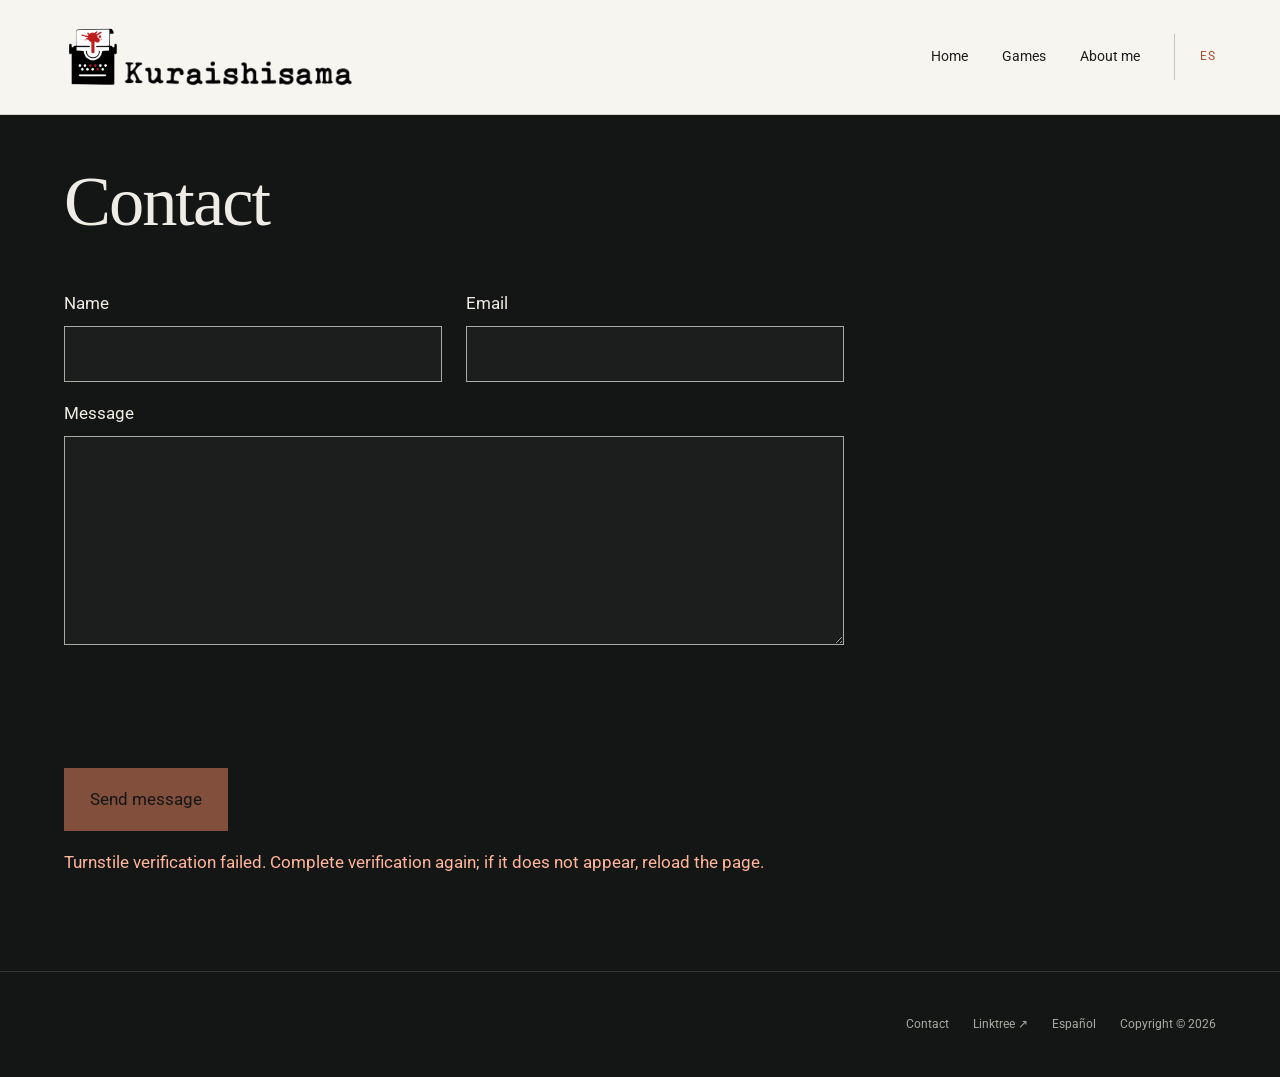
<file: contact/index.html>
<!DOCTYPE html>
<html lang="en" dir="ltr">
  <head><meta charset="utf-8"/><meta name="viewport" content="width=device-width, initial-scale=1"/>
    <title>Contact — Kuraishisama</title>
    <meta name="description" content="Get in touch with Kuraishisama."/>
    <link rel="canonical" href="https://www.kuraishisama.com/contact/"/>
    <link rel="alternate" hreflang="en" href="/contact/"/>
    <link rel="alternate" hreflang="es" href="/es/contacto/"/>
    <link rel="icon" href="/media/brand/favicon-192.jpg" sizes="192x192"/>
    <link rel="apple-touch-icon" href="/media/brand/favicon-192.jpg"/>
    <meta name="msapplication-TileImage" content="https://www.kuraishisama.com/media/brand/favicon-192.jpg"/>
    <style id="wp-img-auto-sizes-contain-inline-css">
img:is([sizes=auto i],[sizes^="auto," i]){contain-intrinsic-size:3000px 1500px}
/*# sourceURL=wp-img-auto-sizes-contain-inline-css */
</style>
<link href="/styles/vendor/astra-base.css" id="astra-theme-css-css" media="all" rel="stylesheet"/>
<style id="astra-theme-css-inline-css">
:root{--ast-post-nav-space:0;--ast-container-default-xlg-padding:3em;--ast-container-default-lg-padding:3em;--ast-container-default-slg-padding:2em;--ast-container-default-md-padding:3em;--ast-container-default-sm-padding:3em;--ast-container-default-xs-padding:2.4em;--ast-container-default-xxs-padding:1.8em;--ast-code-block-background:#ECEFF3;--ast-comment-inputs-background:#F9FAFB;--ast-normal-container-width:1200px;--ast-narrow-container-width:750px;--ast-blog-title-font-weight:normal;--ast-blog-meta-weight:inherit;--ast-global-color-primary:var(--ast-global-color-5);--ast-global-color-secondary:var(--ast-global-color-4);--ast-global-color-alternate-background:var(--ast-global-color-7);--ast-global-color-subtle-background:var(--ast-global-color-6);--ast-bg-style-guide:var( --ast-global-color-secondary,var(--ast-global-color-5) );--ast-shadow-style-guide:0px 0px 4px 0 #00000057;--ast-global-dark-bg-style:#fff;--ast-global-dark-lfs:#fbfbfb;--ast-widget-bg-color:#fafafa;--ast-wc-container-head-bg-color:#fbfbfb;--ast-title-layout-bg:#eeeeee;--ast-search-border-color:#e7e7e7;--ast-lifter-hover-bg:#e6e6e6;--ast-gallery-block-color:#000;--srfm-color-input-label:var(--ast-global-color-2);}html{font-size:106.25%;}a{color:var(--ast-global-color-0);}a:hover,a:focus{color:var(--ast-global-color-1);}body,button,input,select,textarea,.ast-button,.ast-custom-button{font-family:'Roboto',sans-serif;font-weight:400;font-size:17px;font-size:1rem;line-height:var(--ast-body-line-height,1.65em);}blockquote{color:var(--ast-global-color-7);}h1,h2,h3,h4,h5,h6,.entry-content :where(h1,h2,h3,h4,h5,h6),.site-title,.site-title a{font-family:'Barlow Semi Condensed',sans-serif;font-weight:600;}.ast-site-identity .site-title a{color:var(--ast-global-color-2);}.site-title{display:block;}.site-header .site-description{font-size:15px;font-size:0.88235294117647rem;display:none;}.entry-title{font-size:26px;font-size:1.5294117647059rem;}.archive .ast-article-post .ast-article-inner,.blog .ast-article-post .ast-article-inner,.archive .ast-article-post .ast-article-inner:hover,.blog .ast-article-post .ast-article-inner:hover{overflow:hidden;}h1,.entry-content :where(h1){font-size:48px;font-size:2.8235294117647rem;font-weight:600;font-family:'Barlow Semi Condensed',sans-serif;line-height:1.4em;}h2,.entry-content :where(h2){font-size:38px;font-size:2.2352941176471rem;font-weight:600;font-family:'Barlow Semi Condensed',sans-serif;line-height:1.3em;}h3,.entry-content :where(h3){font-size:30px;font-size:1.7647058823529rem;font-weight:600;font-family:'Barlow Semi Condensed',sans-serif;line-height:1.3em;}h4,.entry-content :where(h4){font-size:24px;font-size:1.4117647058824rem;line-height:1.2em;font-weight:600;font-family:'Barlow Semi Condensed',sans-serif;}h5,.entry-content :where(h5){font-size:20px;font-size:1.1764705882353rem;line-height:1.2em;font-weight:600;font-family:'Barlow Semi Condensed',sans-serif;}h6,.entry-content :where(h6){font-size:17px;font-size:1rem;line-height:1.25em;font-weight:600;font-family:'Barlow Semi Condensed',sans-serif;}::selection{background-color:var(--ast-global-color-0);color:#ffffff;}body,h1,h2,h3,h4,h5,h6,.entry-title a,.entry-content :where(h1,h2,h3,h4,h5,h6){color:var(--ast-global-color-7);}.tagcloud a:hover,.tagcloud a:focus,.tagcloud a.current-item{color:#ffffff;border-color:var(--ast-global-color-0);background-color:var(--ast-global-color-0);}input:focus,input[type="text"]:focus,input[type="email"]:focus,input[type="url"]:focus,input[type="password"]:focus,input[type="reset"]:focus,input[type="search"]:focus,textarea:focus{border-color:var(--ast-global-color-0);}input[type="radio"]:checked,input[type=reset],input[type="checkbox"]:checked,input[type="checkbox"]:hover:checked,input[type="checkbox"]:focus:checked,input[type=range]::-webkit-slider-thumb{border-color:var(--ast-global-color-0);background-color:var(--ast-global-color-0);box-shadow:none;}.site-footer a:hover + .post-count,.site-footer a:focus + .post-count{background:var(--ast-global-color-0);border-color:var(--ast-global-color-0);}.single .nav-links .nav-previous,.single .nav-links .nav-next{color:var(--ast-global-color-0);}.entry-meta,.entry-meta *{line-height:1.45;color:var(--ast-global-color-0);}.entry-meta a:not(.ast-button):hover,.entry-meta a:not(.ast-button):hover *,.entry-meta a:not(.ast-button):focus,.entry-meta a:not(.ast-button):focus *,.page-links > .page-link,.page-links .page-link:hover,.post-navigation a:hover{color:var(--ast-global-color-1);}#cat option,.secondary .calendar_wrap thead a,.secondary .calendar_wrap thead a:visited{color:var(--ast-global-color-0);}.secondary .calendar_wrap #today,.ast-progress-val span{background:var(--ast-global-color-0);}.secondary a:hover + .post-count,.secondary a:focus + .post-count{background:var(--ast-global-color-0);border-color:var(--ast-global-color-0);}.calendar_wrap #today > a{color:#ffffff;}.page-links .page-link,.single .post-navigation a{color:var(--ast-global-color-0);}.ast-search-menu-icon .search-form button.search-submit{padding:0 4px;}.ast-search-menu-icon form.search-form{padding-right:0;}.ast-header-search .ast-search-menu-icon.ast-dropdown-active .search-form,.ast-header-search .ast-search-menu-icon.ast-dropdown-active .search-field:focus{transition:all 0.2s;}.search-form input.search-field:focus{outline:none;}.ast-mobile-header-content .ast-builder-layout-element:not(.ast-builder-menu):not(.ast-header-divider-element),.ast-mobile-popup-content .ast-builder-layout-element:not(.ast-builder-menu):not(.ast-header-divider-element){padding:15px 20px;}.ast-archive-title{color:var(--ast-global-color-5);}.widget-title,.widget .wp-block-heading{font-size:24px;font-size:1.4117647058824rem;color:var(--ast-global-color-5);}.ast-single-post .entry-content a,.ast-comment-content a:not(.ast-comment-edit-reply-wrap a){text-decoration:underline;}.ast-single-post .wp-block-button .wp-block-button__link,.ast-single-post .entry-content .uagb-tab a,.ast-single-post .entry-content .uagb-ifb-cta a,.ast-single-post .entry-content .wp-block-uagb-buttons a,.ast-single-post .entry-content .uabb-module-content a,.ast-single-post .entry-content .uagb-post-grid a,.ast-single-post .entry-content .uagb-timeline a,.ast-single-post .entry-content .uagb-toc__wrap a,.ast-single-post .entry-content .uagb-taxomony-box a,.entry-content .wp-block-latest-posts > li > a,.ast-single-post .entry-content .wp-block-file__button,a.ast-post-filter-single,.ast-single-post .wp-block-buttons .wp-block-button.is-style-outline .wp-block-button__link,.ast-single-post .ast-comment-content .comment-reply-link,.ast-single-post .ast-comment-content .comment-edit-link{text-decoration:none;}.ast-search-menu-icon.slide-search a:focus-visible:focus-visible,.astra-search-icon:focus-visible,#close:focus-visible,a:focus-visible,.ast-menu-toggle:focus-visible,.site .skip-link:focus-visible,.wp-block-loginout input:focus-visible,.wp-block-search.wp-block-search__button-inside .wp-block-search__inside-wrapper,.ast-header-navigation-arrow:focus-visible,.ast-orders-table__row .ast-orders-table__cell:focus-visible,a#ast-apply-coupon:focus-visible,#ast-apply-coupon:focus-visible,#close:focus-visible,.button.search-submit:focus-visible,#search_submit:focus,.normal-search:focus-visible,.ast-header-account-wrap:focus-visible,.astra-cart-drawer-close:focus,.ast-single-variation:focus,.ast-button:focus,.ast-builder-button-wrap:has(.ast-custom-button-link:focus),.ast-builder-button-wrap .ast-custom-button-link:focus{outline-style:dotted;outline-color:inherit;outline-width:thin;}input:focus,input[type="text"]:focus,input[type="email"]:focus,input[type="url"]:focus,input[type="password"]:focus,input[type="reset"]:focus,input[type="search"]:focus,input[type="number"]:focus,textarea:focus,.wp-block-search__input:focus,[data-section="section-header-mobile-trigger"] .ast-button-wrap .ast-mobile-menu-trigger-minimal:focus,.ast-mobile-popup-drawer.active .menu-toggle-close:focus,#ast-scroll-top:focus,#coupon_code:focus,#ast-coupon-code:focus{border-style:dotted;border-color:inherit;border-width:thin;}input{outline:none;}.ast-logo-title-inline .site-logo-img{padding-right:1em;}.site-logo-img img{ transition:all 0.2s linear;}body .ast-oembed-container *{position:absolute;top:0;width:100%;height:100%;left:0;}body .wp-block-embed-pocket-casts .ast-oembed-container *{position:unset;}.ast-single-post-featured-section + article {margin-top: 2em;}.site-content .ast-single-post-featured-section img {width: 100%;overflow: hidden;object-fit: cover;}.site > .ast-single-related-posts-container {margin-top: 0;}@media (min-width: 922px) {.ast-desktop .ast-container--narrow {max-width: var(--ast-narrow-container-width);margin: 0 auto;}}@media (max-width:921.99px){#ast-desktop-header{display:none;}}@media (min-width:922px){#ast-mobile-header{display:none;}}.wp-block-buttons.aligncenter{justify-content:center;}@media (max-width:921px){.ast-theme-transparent-header #primary,.ast-theme-transparent-header #secondary{padding:0;}}@media (max-width:921px){.ast-plain-container.ast-no-sidebar #primary{padding:0;}}.ast-plain-container.ast-no-sidebar #primary{margin-top:0;margin-bottom:0;}@media (min-width:1200px){.ast-plain-container.ast-no-sidebar #primary{margin-top:60px;margin-bottom:60px;}}.wp-block-button.is-style-outline .wp-block-button__link{border-color:var(--ast-global-color-0);}div.wp-block-button.is-style-outline > .wp-block-button__link:not(.has-text-color),div.wp-block-button.wp-block-button__link.is-style-outline:not(.has-text-color){color:var(--ast-global-color-0);}.wp-block-button.is-style-outline .wp-block-button__link:hover,.wp-block-buttons .wp-block-button.is-style-outline .wp-block-button__link:focus,.wp-block-buttons .wp-block-button.is-style-outline > .wp-block-button__link:not(.has-text-color):hover,.wp-block-buttons .wp-block-button.wp-block-button__link.is-style-outline:not(.has-text-color):hover{color:#ffffff;background-color:var(--ast-global-color-1);border-color:var(--ast-global-color-1);}.post-page-numbers.current .page-link,.ast-pagination .page-numbers.current{color:#ffffff;border-color:var(--ast-global-color-0);background-color:var(--ast-global-color-0);}.wp-block-button.is-style-outline .wp-block-button__link.wp-element-button,.ast-outline-button{border-color:var(--ast-global-color-0);font-family:inherit;font-weight:500;font-size:16px;font-size:0.94117647058824rem;line-height:1em;}.wp-block-buttons .wp-block-button.is-style-outline > .wp-block-button__link:not(.has-text-color),.wp-block-buttons .wp-block-button.wp-block-button__link.is-style-outline:not(.has-text-color),.ast-outline-button{color:var(--ast-global-color-0);}.wp-block-button.is-style-outline .wp-block-button__link:hover,.wp-block-buttons .wp-block-button.is-style-outline .wp-block-button__link:focus,.wp-block-buttons .wp-block-button.is-style-outline > .wp-block-button__link:not(.has-text-color):hover,.wp-block-buttons .wp-block-button.wp-block-button__link.is-style-outline:not(.has-text-color):hover,.ast-outline-button:hover,.ast-outline-button:focus,.wp-block-uagb-buttons-child .uagb-buttons-repeater.ast-outline-button:hover,.wp-block-uagb-buttons-child .uagb-buttons-repeater.ast-outline-button:focus{color:#ffffff;background-color:var(--ast-global-color-1);border-color:var(--ast-global-color-1);}.wp-block-button .wp-block-button__link.wp-element-button.is-style-outline:not(.has-background),.wp-block-button.is-style-outline>.wp-block-button__link.wp-element-button:not(.has-background),.ast-outline-button{background-color:transparent;}.entry-content[data-ast-blocks-layout] > figure{margin-bottom:1em;}h1.widget-title{font-weight:600;}h2.widget-title{font-weight:600;}h3.widget-title{font-weight:600;}#page{display:flex;flex-direction:column;min-height:100vh;}.ast-404-layout-1 h1.page-title{color:var(--ast-global-color-2);}.single .post-navigation a{line-height:1em;height:inherit;}.error-404 .page-sub-title{font-size:1.5rem;font-weight:inherit;}.search .site-content .content-area .search-form{margin-bottom:0;}#page .site-content{flex-grow:1;}.widget{margin-bottom:1.25em;}#secondary li{line-height:1.5em;}#secondary .wp-block-group h2{margin-bottom:0.7em;}#secondary h2{font-size:1.7rem;}.ast-separate-container .ast-article-post,.ast-separate-container .ast-article-single,.ast-separate-container .comment-respond{padding:3em;}.ast-separate-container .ast-article-single .ast-article-single{padding:0;}.ast-article-single .wp-block-post-template-is-layout-grid{padding-left:0;}.ast-separate-container .comments-title,.ast-narrow-container .comments-title{padding:1.5em 2em;}.ast-page-builder-template .comment-form-textarea,.ast-comment-formwrap .ast-grid-common-col{padding:0;}.ast-comment-formwrap{padding:0;display:inline-flex;column-gap:20px;width:100%;margin-left:0;margin-right:0;}.comments-area textarea#comment:focus,.comments-area textarea#comment:active,.comments-area .ast-comment-formwrap input[type="text"]:focus,.comments-area .ast-comment-formwrap input[type="text"]:active {box-shadow:none;outline:none;}.archive.ast-page-builder-template .entry-header{margin-top:2em;}.ast-page-builder-template .ast-comment-formwrap{width:100%;}.entry-title{margin-bottom:0.5em;}.ast-archive-description p{font-size:inherit;font-weight:inherit;line-height:inherit;}.ast-separate-container .ast-comment-list li.depth-1,.hentry{margin-bottom:2em;}@media (min-width:921px){.ast-left-sidebar.ast-page-builder-template #secondary,.archive.ast-right-sidebar.ast-page-builder-template .site-main{padding-left:20px;padding-right:20px;}}@media (max-width:544px){.ast-comment-formwrap.ast-row{column-gap:10px;display:inline-block;}#ast-commentform .ast-grid-common-col{position:relative;width:100%;}}@media (min-width:1201px){.ast-separate-container .ast-article-post,.ast-separate-container .ast-article-single,.ast-separate-container .ast-author-box,.ast-separate-container .ast-404-layout-1,.ast-separate-container .no-results{padding:3em;}}@media (max-width:921px){.ast-left-sidebar #content > .ast-container{display:flex;flex-direction:column-reverse;width:100%;}}@media (min-width:922px){.ast-separate-container.ast-right-sidebar #primary,.ast-separate-container.ast-left-sidebar #primary{border:0;}.search-no-results.ast-separate-container #primary{margin-bottom:4em;}}.wp-block-button .wp-block-button__link{color:#ffffff;}.wp-block-button .wp-block-button__link:hover,.wp-block-button .wp-block-button__link:focus{color:#ffffff;background-color:var(--ast-global-color-1);border-color:var(--ast-global-color-1);}.wp-block-button .wp-block-button__link,.wp-block-search .wp-block-search__button,body .wp-block-file .wp-block-file__button{border-color:var(--ast-global-color-0);background-color:var(--ast-global-color-0);color:#ffffff;font-family:inherit;font-weight:500;line-height:1em;font-size:16px;font-size:0.94117647058824rem;padding-top:15px;padding-right:30px;padding-bottom:15px;padding-left:30px;}@media (max-width:921px){.wp-block-button .wp-block-button__link,.wp-block-search .wp-block-search__button,body .wp-block-file .wp-block-file__button{padding-top:14px;padding-right:28px;padding-bottom:14px;padding-left:28px;}}@media (max-width:544px){.wp-block-button .wp-block-button__link,.wp-block-search .wp-block-search__button,body .wp-block-file .wp-block-file__button{padding-top:12px;padding-right:24px;padding-bottom:12px;padding-left:24px;}}.menu-toggle,button,.ast-button,.ast-custom-button,.button,input#submit,input[type="button"],input[type="submit"],input[type="reset"],form[CLASS*="wp-block-search__"].wp-block-search .wp-block-search__inside-wrapper .wp-block-search__button,body .wp-block-file .wp-block-file__button,.search .search-submit{border-style:solid;border-top-width:0;border-right-width:0;border-left-width:0;border-bottom-width:0;color:#ffffff;border-color:var(--ast-global-color-0);background-color:var(--ast-global-color-0);padding-top:15px;padding-right:30px;padding-bottom:15px;padding-left:30px;font-family:inherit;font-weight:500;font-size:16px;font-size:0.94117647058824rem;line-height:1em;}button:focus,.menu-toggle:hover,button:hover,.ast-button:hover,.ast-custom-button:hover .button:hover,.ast-custom-button:hover ,input[type=reset]:hover,input[type=reset]:focus,input#submit:hover,input#submit:focus,input[type="button"]:hover,input[type="button"]:focus,input[type="submit"]:hover,input[type="submit"]:focus,form[CLASS*="wp-block-search__"].wp-block-search .wp-block-search__inside-wrapper .wp-block-search__button:hover,form[CLASS*="wp-block-search__"].wp-block-search .wp-block-search__inside-wrapper .wp-block-search__button:focus,body .wp-block-file .wp-block-file__button:hover,body .wp-block-file .wp-block-file__button:focus{color:#ffffff;background-color:var(--ast-global-color-1);border-color:var(--ast-global-color-1);}form[CLASS*="wp-block-search__"].wp-block-search .wp-block-search__inside-wrapper .wp-block-search__button.has-icon{padding-top:calc(15px - 3px);padding-right:calc(30px - 3px);padding-bottom:calc(15px - 3px);padding-left:calc(30px - 3px);}@media (max-width:921px){.menu-toggle,button,.ast-button,.ast-custom-button,.button,input#submit,input[type="button"],input[type="submit"],input[type="reset"],form[CLASS*="wp-block-search__"].wp-block-search .wp-block-search__inside-wrapper .wp-block-search__button,body .wp-block-file .wp-block-file__button,.search .search-submit{padding-top:14px;padding-right:28px;padding-bottom:14px;padding-left:28px;}}@media (max-width:544px){.menu-toggle,button,.ast-button,.ast-custom-button,.button,input#submit,input[type="button"],input[type="submit"],input[type="reset"],form[CLASS*="wp-block-search__"].wp-block-search .wp-block-search__inside-wrapper .wp-block-search__button,body .wp-block-file .wp-block-file__button,.search .search-submit{padding-top:12px;padding-right:24px;padding-bottom:12px;padding-left:24px;}}@media (max-width:921px){.ast-mobile-header-stack .main-header-bar .ast-search-menu-icon{display:inline-block;}.ast-header-break-point.ast-header-custom-item-outside .ast-mobile-header-stack .main-header-bar .ast-search-icon{margin:0;}.ast-comment-avatar-wrap img{max-width:2.5em;}.ast-comment-meta{padding:0 1.8888em 1.3333em;}.ast-separate-container .ast-comment-list li.depth-1{padding:1.5em 2.14em;}.ast-separate-container .comment-respond{padding:2em 2.14em;}}@media (min-width:544px){.ast-container{max-width:100%;}}@media (max-width:544px){.ast-separate-container .ast-article-post,.ast-separate-container .ast-article-single,.ast-separate-container .comments-title,.ast-separate-container .ast-archive-description{padding:1.5em 1em;}.ast-separate-container #content .ast-container{padding-left:0.54em;padding-right:0.54em;}.ast-separate-container .ast-comment-list .bypostauthor{padding:.5em;}.ast-search-menu-icon.ast-dropdown-active .search-field{width:170px;}} #ast-mobile-header .ast-site-header-cart-li a{pointer-events:none;}.ast-separate-container{background-image:none;}@media (max-width:921px){.widget-title{font-size:24px;font-size:1.4117647058824rem;}body,button,input,select,textarea,.ast-button,.ast-custom-button{font-size:17px;font-size:1rem;}#secondary,#secondary button,#secondary input,#secondary select,#secondary textarea{font-size:17px;font-size:1rem;}.site-title{display:block;}.site-header .site-description{display:none;}h1,.entry-content :where(h1){font-size:40px;}h2,.entry-content :where(h2){font-size:32px;}h3,.entry-content :where(h3){font-size:26px;}h4,.entry-content :where(h4){font-size:20px;font-size:1.1764705882353rem;}h5,.entry-content :where(h5){font-size:17px;font-size:1rem;}h6,.entry-content :where(h6){font-size:15px;font-size:0.88235294117647rem;}}@media (max-width:544px){.widget-title{font-size:24px;font-size:1.4117647058824rem;}body,button,input,select,textarea,.ast-button,.ast-custom-button{font-size:17px;font-size:1rem;}#secondary,#secondary button,#secondary input,#secondary select,#secondary textarea{font-size:17px;font-size:1rem;}.site-title{display:block;}.site-header .site-description{display:none;}h1,.entry-content :where(h1){font-size:32px;}h2,.entry-content :where(h2){font-size:25px;}h3,.entry-content :where(h3){font-size:22px;}h4,.entry-content :where(h4){font-size:18px;font-size:1.0588235294118rem;}h5,.entry-content :where(h5){font-size:15px;font-size:0.88235294117647rem;}h6,.entry-content :where(h6){font-size:13px;font-size:0.76470588235294rem;}}@media (max-width:544px){html{font-size:106.25%;}}@media (min-width:922px){.ast-container{max-width:1240px;}}@media (min-width:922px){.site-content .ast-container{display:flex;}}@media (max-width:921px){.site-content .ast-container{flex-direction:column;}}@media (min-width:922px){.main-header-menu .sub-menu .menu-item.ast-left-align-sub-menu:hover > .sub-menu,.main-header-menu .sub-menu .menu-item.ast-left-align-sub-menu.focus > .sub-menu{margin-left:-0px;}}.entry-content li > p{margin-bottom:0;}.site .comments-area{padding-bottom:3em;}.wp-block-file {display: flex;align-items: center;flex-wrap: wrap;justify-content: space-between;}.wp-block-pullquote {border: none;}.wp-block-pullquote blockquote::before {content: "\201D";font-family: "Helvetica",sans-serif;display: flex;transform: rotate( 180deg );font-size: 6rem;font-style: normal;line-height: 1;font-weight: bold;align-items: center;justify-content: center;}.has-text-align-right > blockquote::before {justify-content: flex-start;}.has-text-align-left > blockquote::before {justify-content: flex-end;}figure.wp-block-pullquote.is-style-solid-color blockquote {max-width: 100%;text-align: inherit;}:root {--wp--custom--ast-default-block-top-padding: 3em;--wp--custom--ast-default-block-right-padding: 3em;--wp--custom--ast-default-block-bottom-padding: 3em;--wp--custom--ast-default-block-left-padding: 3em;--wp--custom--ast-container-width: 1200px;--wp--custom--ast-content-width-size: 1200px;--wp--custom--ast-wide-width-size: calc(1200px + var(--wp--custom--ast-default-block-left-padding) + var(--wp--custom--ast-default-block-right-padding));}.ast-narrow-container {--wp--custom--ast-content-width-size: 750px;--wp--custom--ast-wide-width-size: 750px;}@media(max-width: 921px) {:root {--wp--custom--ast-default-block-top-padding: 3em;--wp--custom--ast-default-block-right-padding: 2em;--wp--custom--ast-default-block-bottom-padding: 3em;--wp--custom--ast-default-block-left-padding: 2em;}}@media(max-width: 544px) {:root {--wp--custom--ast-default-block-top-padding: 3em;--wp--custom--ast-default-block-right-padding: 1.5em;--wp--custom--ast-default-block-bottom-padding: 3em;--wp--custom--ast-default-block-left-padding: 1.5em;}}.entry-content > .wp-block-group,.entry-content > .wp-block-cover,.entry-content > .wp-block-columns {padding-top: var(--wp--custom--ast-default-block-top-padding);padding-right: var(--wp--custom--ast-default-block-right-padding);padding-bottom: var(--wp--custom--ast-default-block-bottom-padding);padding-left: var(--wp--custom--ast-default-block-left-padding);}.ast-plain-container.ast-no-sidebar .entry-content > .alignfull,.ast-page-builder-template .ast-no-sidebar .entry-content > .alignfull {margin-left: calc( -50vw + 50%);margin-right: calc( -50vw + 50%);max-width: 100vw;width: 100vw;}.ast-plain-container.ast-no-sidebar .entry-content .alignfull .alignfull,.ast-page-builder-template.ast-no-sidebar .entry-content .alignfull .alignfull,.ast-plain-container.ast-no-sidebar .entry-content .alignfull .alignwide,.ast-page-builder-template.ast-no-sidebar .entry-content .alignfull .alignwide,.ast-plain-container.ast-no-sidebar .entry-content .alignwide .alignfull,.ast-page-builder-template.ast-no-sidebar .entry-content .alignwide .alignfull,.ast-plain-container.ast-no-sidebar .entry-content .alignwide .alignwide,.ast-page-builder-template.ast-no-sidebar .entry-content .alignwide .alignwide,.ast-plain-container.ast-no-sidebar .entry-content .wp-block-column .alignfull,.ast-page-builder-template.ast-no-sidebar .entry-content .wp-block-column .alignfull,.ast-plain-container.ast-no-sidebar .entry-content .wp-block-column .alignwide,.ast-page-builder-template.ast-no-sidebar .entry-content .wp-block-column .alignwide {margin-left: auto;margin-right: auto;width: 100%;}[data-ast-blocks-layout] .wp-block-separator:not(.is-style-dots) {height: 0;}[data-ast-blocks-layout] .wp-block-separator {margin: 20px auto;}[data-ast-blocks-layout] .wp-block-separator:not(.is-style-wide):not(.is-style-dots) {max-width: 100px;}[data-ast-blocks-layout] .wp-block-separator.has-background {padding: 0;}.entry-content[data-ast-blocks-layout] > * {max-width: var(--wp--custom--ast-content-width-size);margin-left: auto;margin-right: auto;}.entry-content[data-ast-blocks-layout] > .alignwide {max-width: var(--wp--custom--ast-wide-width-size);}.entry-content[data-ast-blocks-layout] .alignfull {max-width: none;}.entry-content .wp-block-columns {margin-bottom: 0;}blockquote {margin: 1.5em;border-color: rgba(0,0,0,0.05);}.wp-block-quote:not(.has-text-align-right):not(.has-text-align-center) {border-left: 5px solid rgba(0,0,0,0.05);}.has-text-align-right > blockquote,blockquote.has-text-align-right {border-right: 5px solid rgba(0,0,0,0.05);}.has-text-align-left > blockquote,blockquote.has-text-align-left {border-left: 5px solid rgba(0,0,0,0.05);}.wp-block-site-tagline,.wp-block-latest-posts .read-more {margin-top: 15px;}.wp-block-loginout p label {display: block;}.wp-block-loginout p:not(.login-remember):not(.login-submit) input {width: 100%;}.wp-block-loginout input:focus {border-color: transparent;}.wp-block-loginout input:focus {outline: thin dotted;}.entry-content .wp-block-media-text .wp-block-media-text__content {padding: 0 0 0 8%;}.entry-content .wp-block-media-text.has-media-on-the-right .wp-block-media-text__content {padding: 0 8% 0 0;}.entry-content .wp-block-media-text.has-background .wp-block-media-text__content {padding: 8%;}.entry-content .wp-block-cover:not([class*="background-color"]):not(.has-text-color.has-link-color) .wp-block-cover__inner-container,.entry-content .wp-block-cover:not([class*="background-color"]) .wp-block-cover-image-text,.entry-content .wp-block-cover:not([class*="background-color"]) .wp-block-cover-text,.entry-content .wp-block-cover-image:not([class*="background-color"]) .wp-block-cover__inner-container,.entry-content .wp-block-cover-image:not([class*="background-color"]) .wp-block-cover-image-text,.entry-content .wp-block-cover-image:not([class*="background-color"]) .wp-block-cover-text {color: var(--ast-global-color-primary,var(--ast-global-color-5));}.wp-block-loginout .login-remember input {width: 1.1rem;height: 1.1rem;margin: 0 5px 4px 0;vertical-align: middle;}.wp-block-latest-posts > li > *:first-child,.wp-block-latest-posts:not(.is-grid) > li:first-child {margin-top: 0;}.entry-content > .wp-block-buttons,.entry-content > .wp-block-uagb-buttons {margin-bottom: 1.5em;}.wp-block-search__inside-wrapper .wp-block-search__input {padding: 0 10px;color: var(--ast-global-color-3);background: var(--ast-global-color-primary,var(--ast-global-color-5));border-color: var(--ast-border-color);}.wp-block-latest-posts .read-more {margin-bottom: 1.5em;}.wp-block-search__no-button .wp-block-search__inside-wrapper .wp-block-search__input {padding-top: 5px;padding-bottom: 5px;}.wp-block-latest-posts .wp-block-latest-posts__post-date,.wp-block-latest-posts .wp-block-latest-posts__post-author {font-size: 1rem;}.wp-block-latest-posts > li > *,.wp-block-latest-posts:not(.is-grid) > li {margin-top: 12px;margin-bottom: 12px;}.ast-page-builder-template .entry-content[data-ast-blocks-layout] > .alignwide:where(:not(.uagb-is-root-container):not(.spectra-is-root-container)) > * {max-width: var(--wp--custom--ast-wide-width-size);}.ast-page-builder-template .entry-content[data-ast-blocks-layout] > .inherit-container-width > *,.ast-page-builder-template .entry-content[data-ast-blocks-layout] > *:not(.wp-block-group):where(:not(.uagb-is-root-container):not(.spectra-is-root-container)) > *,.entry-content[data-ast-blocks-layout] > .wp-block-cover .wp-block-cover__inner-container {max-width: var(--wp--custom--ast-content-width-size) ;margin-left: auto;margin-right: auto;}.ast-page-builder-template .entry-content[data-ast-blocks-layout] > *,.ast-page-builder-template .entry-content[data-ast-blocks-layout] > .alignfull:where(:not(.wp-block-group):not(.uagb-is-root-container):not(.spectra-is-root-container)) > * {max-width: none;}.entry-content[data-ast-blocks-layout] .wp-block-cover:not(.alignleft):not(.alignright) {width: auto;}@media(max-width: 1200px) {.ast-separate-container .entry-content > .alignfull,.ast-separate-container .entry-content[data-ast-blocks-layout] > .alignwide,.ast-plain-container .entry-content[data-ast-blocks-layout] > .alignwide,.ast-plain-container .entry-content .alignfull {margin-left: calc(-1 * min(var(--ast-container-default-xlg-padding),20px)) ;margin-right: calc(-1 * min(var(--ast-container-default-xlg-padding),20px));}}@media(min-width: 1201px) {.ast-separate-container .entry-content > .alignfull {margin-left: calc(-1 * var(--ast-container-default-xlg-padding) );margin-right: calc(-1 * var(--ast-container-default-xlg-padding) );}.ast-separate-container .entry-content[data-ast-blocks-layout] > .alignwide,.ast-plain-container .entry-content[data-ast-blocks-layout] > .alignwide {margin-left: calc(-1 * var(--wp--custom--ast-default-block-left-padding) );margin-right: calc(-1 * var(--wp--custom--ast-default-block-right-padding) );}}@media(min-width: 921px) {.ast-separate-container .entry-content .wp-block-group.alignwide:not(.inherit-container-width) > :where(:not(.alignleft):not(.alignright)),.ast-plain-container .entry-content .wp-block-group.alignwide:not(.inherit-container-width) > :where(:not(.alignleft):not(.alignright)) {max-width: calc( var(--wp--custom--ast-content-width-size) + 80px );}.ast-plain-container.ast-right-sidebar .entry-content[data-ast-blocks-layout] .alignfull,.ast-plain-container.ast-left-sidebar .entry-content[data-ast-blocks-layout] .alignfull {margin-left: -60px;margin-right: -60px;}}@media(min-width: 544px) {.entry-content > .alignleft {margin-right: 20px;}.entry-content > .alignright {margin-left: 20px;}}@media (max-width:544px){.wp-block-columns .wp-block-column:not(:last-child){margin-bottom:20px;}.wp-block-latest-posts{margin:0;}}@media( max-width: 600px ) {.entry-content .wp-block-media-text .wp-block-media-text__content,.entry-content .wp-block-media-text.has-media-on-the-right .wp-block-media-text__content {padding: 8% 0 0;}.entry-content .wp-block-media-text.has-background .wp-block-media-text__content {padding: 8%;}}.ast-page-builder-template .entry-header {padding-left: 0;}.ast-narrow-container .site-content .wp-block-uagb-image--align-full .wp-block-uagb-image__figure {max-width: 100%;margin-left: auto;margin-right: auto;}.entry-content ul,.entry-content ol {padding: revert;margin: revert;}.entry-content ul.wc-block-product-template{padding: 0;}:root .has-ast-global-color-0-color{color:var(--ast-global-color-0);}:root .has-ast-global-color-0-background-color{background-color:var(--ast-global-color-0);}:root .wp-block-button .has-ast-global-color-0-color{color:var(--ast-global-color-0);}:root .wp-block-button .has-ast-global-color-0-background-color{background-color:var(--ast-global-color-0);}:root .has-ast-global-color-1-color{color:var(--ast-global-color-1);}:root .has-ast-global-color-1-background-color{background-color:var(--ast-global-color-1);}:root .wp-block-button .has-ast-global-color-1-color{color:var(--ast-global-color-1);}:root .wp-block-button .has-ast-global-color-1-background-color{background-color:var(--ast-global-color-1);}:root .has-ast-global-color-2-color{color:var(--ast-global-color-2);}:root .has-ast-global-color-2-background-color{background-color:var(--ast-global-color-2);}:root .wp-block-button .has-ast-global-color-2-color{color:var(--ast-global-color-2);}:root .wp-block-button .has-ast-global-color-2-background-color{background-color:var(--ast-global-color-2);}:root .has-ast-global-color-3-color{color:var(--ast-global-color-3);}:root .has-ast-global-color-3-background-color{background-color:var(--ast-global-color-3);}:root .wp-block-button .has-ast-global-color-3-color{color:var(--ast-global-color-3);}:root .wp-block-button .has-ast-global-color-3-background-color{background-color:var(--ast-global-color-3);}:root .has-ast-global-color-4-color{color:var(--ast-global-color-4);}:root .has-ast-global-color-4-background-color{background-color:var(--ast-global-color-4);}:root .wp-block-button .has-ast-global-color-4-color{color:var(--ast-global-color-4);}:root .wp-block-button .has-ast-global-color-4-background-color{background-color:var(--ast-global-color-4);}:root .has-ast-global-color-5-color{color:var(--ast-global-color-5);}:root .has-ast-global-color-5-background-color{background-color:var(--ast-global-color-5);}:root .wp-block-button .has-ast-global-color-5-color{color:var(--ast-global-color-5);}:root .wp-block-button .has-ast-global-color-5-background-color{background-color:var(--ast-global-color-5);}:root .has-ast-global-color-6-color{color:var(--ast-global-color-6);}:root .has-ast-global-color-6-background-color{background-color:var(--ast-global-color-6);}:root .wp-block-button .has-ast-global-color-6-color{color:var(--ast-global-color-6);}:root .wp-block-button .has-ast-global-color-6-background-color{background-color:var(--ast-global-color-6);}:root .has-ast-global-color-7-color{color:var(--ast-global-color-7);}:root .has-ast-global-color-7-background-color{background-color:var(--ast-global-color-7);}:root .wp-block-button .has-ast-global-color-7-color{color:var(--ast-global-color-7);}:root .wp-block-button .has-ast-global-color-7-background-color{background-color:var(--ast-global-color-7);}:root .has-ast-global-color-8-color{color:var(--ast-global-color-8);}:root .has-ast-global-color-8-background-color{background-color:var(--ast-global-color-8);}:root .wp-block-button .has-ast-global-color-8-color{color:var(--ast-global-color-8);}:root .wp-block-button .has-ast-global-color-8-background-color{background-color:var(--ast-global-color-8);}:root{--ast-global-color-0:#046bd2;--ast-global-color-1:#045cb4;--ast-global-color-2:#1e293b;--ast-global-color-3:#334155;--ast-global-color-4:#f9fafb;--ast-global-color-5:#FFFFFF;--ast-global-color-6:#e2e8f0;--ast-global-color-7:#cbd5e1;--ast-global-color-8:#94a3b8;}:root {--ast-border-color : var(--ast-global-color-6);}.ast-single-entry-banner {-js-display: flex;display: flex;flex-direction: column;justify-content: center;text-align: center;position: relative;background: var(--ast-title-layout-bg);}.ast-single-entry-banner[data-banner-layout="layout-1"] {max-width: 1200px;background: inherit;padding: 20px 0;}.ast-single-entry-banner[data-banner-width-type="custom"] {margin: 0 auto;width: 100%;}.ast-single-entry-banner + .site-content .entry-header {margin-bottom: 0;}.site .ast-author-avatar {--ast-author-avatar-size: ;}a.ast-underline-text {text-decoration: underline;}.ast-container > .ast-terms-link {position: relative;display: block;}a.ast-button.ast-badge-tax {padding: 4px 8px;border-radius: 3px;font-size: inherit;}header.entry-header{text-align:left;}header.entry-header .entry-title{font-weight:600;font-size:32px;font-size:1.8823529411765rem;}header.entry-header > *:not(:last-child){margin-bottom:10px;}@media (max-width:921px){header.entry-header{text-align:left;}}@media (max-width:544px){header.entry-header{text-align:left;}}.ast-archive-entry-banner {-js-display: flex;display: flex;flex-direction: column;justify-content: center;text-align: center;position: relative;background: var(--ast-title-layout-bg);}.ast-archive-entry-banner[data-banner-width-type="custom"] {margin: 0 auto;width: 100%;}.ast-archive-entry-banner[data-banner-layout="layout-1"] {background: inherit;padding: 20px 0;text-align: left;}body.archive .ast-archive-description{max-width:1200px;width:100%;text-align:left;padding-top:3em;padding-right:3em;padding-bottom:3em;padding-left:3em;}body.archive .ast-archive-description .ast-archive-title,body.archive .ast-archive-description .ast-archive-title *{font-weight:600;font-size:32px;font-size:1.8823529411765rem;}body.archive .ast-archive-description > *:not(:last-child){margin-bottom:10px;}@media (max-width:921px){body.archive .ast-archive-description{text-align:left;}}@media (max-width:544px){body.archive .ast-archive-description{text-align:left;}}.ast-breadcrumbs .trail-browse,.ast-breadcrumbs .trail-items,.ast-breadcrumbs .trail-items li{display:inline-block;margin:0;padding:0;border:none;background:inherit;text-indent:0;text-decoration:none;}.ast-breadcrumbs .trail-browse{font-size:inherit;font-style:inherit;font-weight:inherit;color:inherit;}.ast-breadcrumbs .trail-items{list-style:none;}.trail-items li::after{padding:0 0.3em;content:"\00bb";}.trail-items li:last-of-type::after{display:none;}h1,h2,h3,h4,h5,h6,.entry-content :where(h1,h2,h3,h4,h5,h6){color:var(--ast-global-color-5);}.entry-title a{color:var(--ast-global-color-5);}@media (max-width:921px){.ast-builder-grid-row-container.ast-builder-grid-row-tablet-3-firstrow .ast-builder-grid-row > *:first-child,.ast-builder-grid-row-container.ast-builder-grid-row-tablet-3-lastrow .ast-builder-grid-row > *:last-child{grid-column:1 / -1;}}@media (max-width:544px){.ast-builder-grid-row-container.ast-builder-grid-row-mobile-3-firstrow .ast-builder-grid-row > *:first-child,.ast-builder-grid-row-container.ast-builder-grid-row-mobile-3-lastrow .ast-builder-grid-row > *:last-child{grid-column:1 / -1;}}.ast-builder-layout-element .ast-site-identity{margin-top:0px;margin-bottom:0px;margin-left:0px;margin-right:0px;}.ast-builder-layout-element[data-section="title_tagline"]{display:flex;}@media (max-width:921.99px){.ast-header-break-point .ast-builder-layout-element[data-section="title_tagline"]{display:flex;}}@media (max-width:544px){.ast-header-break-point .ast-builder-layout-element[data-section="title_tagline"]{display:flex;}}.ast-builder-menu-1{font-family:inherit;font-weight:inherit;}.ast-builder-menu-1 .menu-item > .menu-link{color:var(--ast-global-color-3);}.ast-builder-menu-1 .menu-item > .ast-menu-toggle{color:var(--ast-global-color-3);}.ast-builder-menu-1 .menu-link:hover,.ast-builder-menu-1 .main-header-menu > .menu-item:hover > .menu-link,.ast-builder-menu-1 .inline-on-mobile .ast-menu-toggle:hover,.ast-builder-menu-1 .inline-on-mobile .main-header-menu > .menu-item:hover > .ast-menu-toggle{color:var(--ast-global-color-1);}.ast-builder-menu-1 .ast-menu-toggle:hover,.ast-builder-menu-1 .main-header-menu > .menu-item:hover > .ast-menu-toggle{color:var(--ast-global-color-1);}.ast-builder-menu-1 .menu-item.current-menu-item > .menu-link,.ast-builder-menu-1 .inline-on-mobile .menu-item.current-menu-item > .ast-menu-toggle,.ast-builder-menu-1 .current-menu-ancestor > .menu-link{color:var(--ast-global-color-1);}.ast-builder-menu-1 .menu-item.current-menu-item > .ast-menu-toggle{color:var(--ast-global-color-1);}.ast-builder-menu-1 .sub-menu,.ast-builder-menu-1 .inline-on-mobile .sub-menu{border-top-width:2px;border-bottom-width:0px;border-right-width:0px;border-left-width:0px;border-color:var(--ast-global-color-0);border-style:solid;}.ast-builder-menu-1 .sub-menu .sub-menu{top:-2px;}.ast-builder-menu-1 .main-header-menu > .menu-item > .sub-menu,.ast-builder-menu-1 .main-header-menu > .menu-item > .astra-full-megamenu-wrapper{margin-top:0px;}.ast-desktop .ast-builder-menu-1 .main-header-menu > .menu-item > .sub-menu:before,.ast-desktop .ast-builder-menu-1 .main-header-menu > .menu-item > .astra-full-megamenu-wrapper:before{height:calc( 0px + 2px + 5px );}.ast-desktop .ast-builder-menu-1 .menu-item .sub-menu .menu-link{border-style:none;}@media (max-width:921px){.ast-header-break-point .ast-builder-menu-1 .menu-item.menu-item-has-children > .ast-menu-toggle{top:0;}.ast-builder-menu-1 .inline-on-mobile .menu-item.menu-item-has-children > .ast-menu-toggle{right:-15px;}.ast-builder-menu-1 .menu-item-has-children > .menu-link:after{content:unset;}.ast-builder-menu-1 .main-header-menu > .menu-item > .sub-menu,.ast-builder-menu-1 .main-header-menu > .menu-item > .astra-full-megamenu-wrapper{margin-top:0;}}@media (max-width:544px){.ast-header-break-point .ast-builder-menu-1 .menu-item.menu-item-has-children > .ast-menu-toggle{top:0;}.ast-builder-menu-1 .main-header-menu > .menu-item > .sub-menu,.ast-builder-menu-1 .main-header-menu > .menu-item > .astra-full-megamenu-wrapper{margin-top:0;}}.ast-builder-menu-1{display:flex;}@media (max-width:921.99px){.ast-header-break-point .ast-builder-menu-1{display:flex;}}@media (max-width:544px){.ast-header-break-point .ast-builder-menu-1{display:flex;}}.main-header-bar .main-header-bar-navigation .ast-search-icon {display: block;z-index: 4;position: relative;}.ast-search-icon .ast-icon {z-index: 4;}.ast-search-icon {z-index: 4;position: relative;line-height: normal;}.main-header-bar .ast-search-menu-icon .search-form {background-color: #ffffff;}.ast-search-menu-icon.ast-dropdown-active.slide-search .search-form {visibility: visible;opacity: 1;}.ast-search-menu-icon .search-form {border: 1px solid var(--ast-search-border-color);line-height: normal;padding: 0 3em 0 0;border-radius: 2px;display: inline-block;-webkit-backface-visibility: hidden;backface-visibility: hidden;position: relative;color: inherit;background-color: #fff;}.ast-search-menu-icon .astra-search-icon {-js-display: flex;display: flex;line-height: normal;}.ast-search-menu-icon .astra-search-icon:focus {outline: none;}.ast-search-menu-icon .search-field {border: none;background-color: transparent;transition: all .3s;border-radius: inherit;color: inherit;font-size: inherit;width: 0;color: #757575;}.ast-search-menu-icon .search-submit {display: none;background: none;border: none;font-size: 1.3em;color: #757575;}.ast-search-menu-icon.ast-dropdown-active {visibility: visible;opacity: 1;position: relative;}.ast-search-menu-icon.ast-dropdown-active .search-field,.ast-dropdown-active.ast-search-menu-icon.slide-search input.search-field {width: 235px;}.ast-header-search .ast-search-menu-icon.slide-search .search-form,.ast-header-search .ast-search-menu-icon.ast-inline-search .search-form {-js-display: flex;display: flex;align-items: center;}.ast-search-menu-icon.ast-inline-search .search-field {width : 100%;padding : 0.60em;padding-right : 5.5em;transition: all 0.2s;}.site-header-section-left .ast-search-menu-icon.slide-search .search-form {padding-left: 2em;padding-right: unset;left: -1em;right: unset;}.site-header-section-left .ast-search-menu-icon.slide-search .search-form .search-field {margin-right: unset;}.ast-search-menu-icon.slide-search .search-form {-webkit-backface-visibility: visible;backface-visibility: visible;visibility: hidden;opacity: 0;transition: all .2s;position: absolute;z-index: 3;right: -1em;top: 50%;transform: translateY(-50%);}.ast-header-search .ast-search-menu-icon .search-form .search-field:-ms-input-placeholder,.ast-header-search .ast-search-menu-icon .search-form .search-field:-ms-input-placeholder{opacity:0.5;}.ast-header-search .ast-search-menu-icon.slide-search .search-form,.ast-header-search .ast-search-menu-icon.ast-inline-search .search-form{-js-display:flex;display:flex;align-items:center;}.ast-builder-layout-element.ast-header-search{height:auto;}.ast-header-search .astra-search-icon{font-size:18px;}@media (max-width:921px){.ast-header-search .astra-search-icon{font-size:18px;}}@media (max-width:544px){.ast-header-search .astra-search-icon{font-size:18px;}}.ast-header-search{display:flex;}@media (max-width:921.99px){.ast-header-break-point .ast-header-search{display:flex;}}@media (max-width:544px){.ast-header-break-point .ast-header-search{display:flex;}}.site-below-footer-wrap{padding-top:20px;padding-bottom:20px;}.site-below-footer-wrap[data-section="section-below-footer-builder"]{background-color:var(--ast-global-color-5);background-image:none;min-height:80px;border-style:solid;border-width:0px;border-top-width:1px;border-top-color:var(--ast-global-color-subtle-background,var(--ast-global-color-6));}.site-below-footer-wrap[data-section="section-below-footer-builder"] .ast-builder-grid-row{max-width:100%;padding-left:35px;padding-right:35px;}.site-below-footer-wrap[data-section="section-below-footer-builder"] .ast-builder-grid-row,.site-below-footer-wrap[data-section="section-below-footer-builder"] .site-footer-section{align-items:center;}.site-below-footer-wrap[data-section="section-below-footer-builder"].ast-footer-row-inline .site-footer-section{display:flex;margin-bottom:0;}.ast-builder-grid-row-3-equal .ast-builder-grid-row{grid-template-columns:repeat( 3,1fr );}@media (max-width:921px){.site-below-footer-wrap[data-section="section-below-footer-builder"].ast-footer-row-tablet-inline .site-footer-section{display:flex;margin-bottom:0;}.site-below-footer-wrap[data-section="section-below-footer-builder"].ast-footer-row-tablet-stack .site-footer-section{display:block;margin-bottom:10px;}.ast-builder-grid-row-container.ast-builder-grid-row-tablet-3-equal .ast-builder-grid-row{grid-template-columns:repeat( 3,1fr );}}@media (max-width:544px){.site-below-footer-wrap[data-section="section-below-footer-builder"].ast-footer-row-mobile-inline .site-footer-section{display:flex;margin-bottom:0;}.site-below-footer-wrap[data-section="section-below-footer-builder"].ast-footer-row-mobile-stack .site-footer-section{display:block;margin-bottom:10px;}.ast-builder-grid-row-container.ast-builder-grid-row-mobile-full .ast-builder-grid-row{grid-template-columns:1fr;}}.site-below-footer-wrap[data-section="section-below-footer-builder"]{display:grid;}@media (max-width:921.99px){.ast-header-break-point .site-below-footer-wrap[data-section="section-below-footer-builder"]{display:grid;}}@media (max-width:544px){.ast-header-break-point .site-below-footer-wrap[data-section="section-below-footer-builder"]{display:grid;}}.ast-footer-copyright{text-align:center;}.ast-footer-copyright.site-footer-focus-item {color:var(--ast-global-color-3);}@media (max-width:921px){.ast-footer-copyright{text-align:center;}}@media (max-width:544px){.ast-footer-copyright{text-align:center;}}.ast-footer-copyright.site-footer-focus-item {font-size:16px;font-size:0.94117647058824rem;}.ast-footer-copyright.ast-builder-layout-element{display:flex;}@media (max-width:921.99px){.ast-header-break-point .ast-footer-copyright.ast-builder-layout-element{display:flex;}}@media (max-width:544px){.ast-header-break-point .ast-footer-copyright.ast-builder-layout-element{display:flex;}}.ast-social-stack-desktop .ast-builder-social-element,.ast-social-stack-tablet .ast-builder-social-element,.ast-social-stack-mobile .ast-builder-social-element {margin-top: 6px;margin-bottom: 6px;}.social-show-label-true .ast-builder-social-element {width: auto;padding: 0 0.4em;}[data-section^="section-fb-social-icons-"] .footer-social-inner-wrap {text-align: center;}.ast-footer-social-wrap {width: 100%;}.ast-footer-social-wrap .ast-builder-social-element:first-child {margin-left: 0;}.ast-footer-social-wrap .ast-builder-social-element:last-child {margin-right: 0;}.ast-header-social-wrap .ast-builder-social-element:first-child {margin-left: 0;}.ast-header-social-wrap .ast-builder-social-element:last-child {margin-right: 0;}.ast-builder-social-element {line-height: 1;color: var(--ast-global-color-2);background: transparent;vertical-align: middle;transition: all 0.01s;margin-left: 6px;margin-right: 6px;justify-content: center;align-items: center;}.ast-builder-social-element .social-item-label {padding-left: 6px;}.ast-footer-social-1-wrap .ast-builder-social-element svg{width:18px;height:18px;}[data-section="section-fb-social-icons-1"] .footer-social-inner-wrap{text-align:center;}@media (max-width:921px){[data-section="section-fb-social-icons-1"] .footer-social-inner-wrap{text-align:center;}}@media (max-width:544px){[data-section="section-fb-social-icons-1"] .footer-social-inner-wrap{text-align:center;}}.ast-builder-layout-element[data-section="section-fb-social-icons-1"]{display:flex;}@media (max-width:921.99px){.ast-header-break-point .ast-builder-layout-element[data-section="section-fb-social-icons-1"]{display:flex;}}@media (max-width:544px){.ast-header-break-point .ast-builder-layout-element[data-section="section-fb-social-icons-1"]{display:flex;}}.footer-widget-area.widget-area.site-footer-focus-item{width:auto;}.ast-footer-row-inline .footer-widget-area.widget-area.site-footer-focus-item{width:100%;}.ast-header-break-point .main-header-bar{border-bottom-width:1px;}@media (min-width:922px){.main-header-bar{border-bottom-width:1px;}}.main-header-menu .menu-item, #astra-footer-menu .menu-item, .main-header-bar .ast-masthead-custom-menu-items{-js-display:flex;display:flex;-webkit-box-pack:center;-webkit-justify-content:center;-moz-box-pack:center;-ms-flex-pack:center;justify-content:center;-webkit-box-orient:vertical;-webkit-box-direction:normal;-webkit-flex-direction:column;-moz-box-orient:vertical;-moz-box-direction:normal;-ms-flex-direction:column;flex-direction:column;}.main-header-menu > .menu-item > .menu-link, #astra-footer-menu > .menu-item > .menu-link{height:100%;-webkit-box-align:center;-webkit-align-items:center;-moz-box-align:center;-ms-flex-align:center;align-items:center;-js-display:flex;display:flex;}.ast-header-break-point .main-navigation ul .menu-item .menu-link .icon-arrow:first-of-type svg{top:.2em;margin-top:0px;margin-left:0px;width:.65em;transform:translate(0, -2px) rotateZ(270deg);}.ast-mobile-popup-content .ast-submenu-expanded > .ast-menu-toggle{transform:rotateX(180deg);overflow-y:auto;}@media (min-width:922px){.ast-builder-menu .main-navigation > ul > li:last-child a{margin-right:0;}}.ast-separate-container .ast-article-inner{background-color:transparent;background-image:none;}.ast-separate-container .ast-article-post{background-color:#000000;background-image:none;}@media (max-width:921px){.ast-separate-container .ast-article-post{background-color:#000000;background-image:none;}}@media (max-width:544px){.ast-separate-container .ast-article-post{background-color:#000000;background-image:none;}}.ast-separate-container .ast-article-single:not(.ast-related-post), .ast-separate-container .error-404, .ast-separate-container .no-results, .single.ast-separate-container .site-main .ast-author-meta, .ast-separate-container .related-posts-title-wrapper, .ast-separate-container .comments-count-wrapper, .ast-box-layout.ast-plain-container .site-content, .ast-padded-layout.ast-plain-container .site-content, .ast-separate-container .ast-archive-description, .ast-separate-container .comments-area .comment-respond, .ast-separate-container .comments-area .ast-comment-list li, .ast-separate-container .comments-area .comments-title{background-color:#000000;background-image:none;}@media (max-width:921px){.ast-separate-container .ast-article-single:not(.ast-related-post), .ast-separate-container .error-404, .ast-separate-container .no-results, .single.ast-separate-container .site-main .ast-author-meta, .ast-separate-container .related-posts-title-wrapper, .ast-separate-container .comments-count-wrapper, .ast-box-layout.ast-plain-container .site-content, .ast-padded-layout.ast-plain-container .site-content, .ast-separate-container .ast-archive-description{background-color:#000000;background-image:none;}}@media (max-width:544px){.ast-separate-container .ast-article-single:not(.ast-related-post), .ast-separate-container .error-404, .ast-separate-container .no-results, .single.ast-separate-container .site-main .ast-author-meta, .ast-separate-container .related-posts-title-wrapper, .ast-separate-container .comments-count-wrapper, .ast-box-layout.ast-plain-container .site-content, .ast-padded-layout.ast-plain-container .site-content, .ast-separate-container .ast-archive-description{background-color:#000000;background-image:none;}}.ast-separate-container.ast-two-container #secondary .widget{background-color:#000000;background-image:none;}@media (max-width:921px){.ast-separate-container.ast-two-container #secondary .widget{background-color:#000000;background-image:none;}}@media (max-width:544px){.ast-separate-container.ast-two-container #secondary .widget{background-color:#000000;background-image:none;}}.ast-plain-container, .ast-page-builder-template{background-color:#000000;background-image:none;}@media (max-width:921px){.ast-plain-container, .ast-page-builder-template{background-color:#000000;background-image:none;}}@media (max-width:544px){.ast-plain-container, .ast-page-builder-template{background-color:#000000;background-image:none;}}
		#ast-scroll-top {
			display: none;
			position: fixed;
			text-align: center;
			cursor: pointer;
			z-index: 99;
			width: 2.1em;
			height: 2.1em;
			line-height: 2.1;
			color: #ffffff;
			border-radius: 2px;
			content: "";
			outline: inherit;
		}
		@media (min-width: 769px) {
			#ast-scroll-top {
				content: "769";
			}
		}
		#ast-scroll-top .ast-icon.icon-arrow svg {
			margin-left: 0px;
			vertical-align: middle;
			transform: translate(0, -20%) rotate(180deg);
			width: 1.6em;
		}
		.ast-scroll-to-top-right {
			right: 30px;
			bottom: 30px;
		}
		.ast-scroll-to-top-left {
			left: 30px;
			bottom: 30px;
		}
	#ast-scroll-top{color:var(--ast-global-color-6);background-color:var(--ast-global-color-0);font-size:15px;}#ast-scroll-top:hover{color:var(--ast-global-color-7);background-color:var(--ast-global-color-1);}@media (max-width:921px){#ast-scroll-top .ast-icon.icon-arrow svg{width:1em;}}.ast-mobile-header-content > *,.ast-desktop-header-content > * {padding: 10px 0;height: auto;}.ast-mobile-header-content > *:first-child,.ast-desktop-header-content > *:first-child {padding-top: 10px;}.ast-mobile-header-content > .ast-builder-menu,.ast-desktop-header-content > .ast-builder-menu {padding-top: 0;}.ast-mobile-header-content > *:last-child,.ast-desktop-header-content > *:last-child {padding-bottom: 0;}.ast-mobile-header-content .ast-search-menu-icon.ast-inline-search label,.ast-desktop-header-content .ast-search-menu-icon.ast-inline-search label {width: 100%;}.ast-desktop-header-content .main-header-bar-navigation .ast-submenu-expanded > .ast-menu-toggle::before {transform: rotateX(180deg);}#ast-desktop-header .ast-desktop-header-content,.ast-mobile-header-content .ast-search-icon,.ast-desktop-header-content .ast-search-icon,.ast-mobile-header-wrap .ast-mobile-header-content,.ast-main-header-nav-open.ast-popup-nav-open .ast-mobile-header-wrap .ast-mobile-header-content,.ast-main-header-nav-open.ast-popup-nav-open .ast-desktop-header-content {display: none;}.ast-main-header-nav-open.ast-header-break-point #ast-desktop-header .ast-desktop-header-content,.ast-main-header-nav-open.ast-header-break-point .ast-mobile-header-wrap .ast-mobile-header-content {display: block;}.ast-desktop .ast-desktop-header-content .astra-menu-animation-slide-up > .menu-item > .sub-menu,.ast-desktop .ast-desktop-header-content .astra-menu-animation-slide-up > .menu-item .menu-item > .sub-menu,.ast-desktop .ast-desktop-header-content .astra-menu-animation-slide-down > .menu-item > .sub-menu,.ast-desktop .ast-desktop-header-content .astra-menu-animation-slide-down > .menu-item .menu-item > .sub-menu,.ast-desktop .ast-desktop-header-content .astra-menu-animation-fade > .menu-item > .sub-menu,.ast-desktop .ast-desktop-header-content .astra-menu-animation-fade > .menu-item .menu-item > .sub-menu {opacity: 1;visibility: visible;}.ast-hfb-header.ast-default-menu-enable.ast-header-break-point .ast-mobile-header-wrap .ast-mobile-header-content .main-header-bar-navigation {width: unset;margin: unset;}.ast-mobile-header-content.content-align-flex-end .main-header-bar-navigation .menu-item-has-children > .ast-menu-toggle,.ast-desktop-header-content.content-align-flex-end .main-header-bar-navigation .menu-item-has-children > .ast-menu-toggle {left: calc( 20px - 0.907em);right: auto;}.ast-mobile-header-content .ast-search-menu-icon,.ast-mobile-header-content .ast-search-menu-icon.slide-search,.ast-desktop-header-content .ast-search-menu-icon,.ast-desktop-header-content .ast-search-menu-icon.slide-search {width: 100%;position: relative;display: block;right: auto;transform: none;}.ast-mobile-header-content .ast-search-menu-icon.slide-search .search-form,.ast-mobile-header-content .ast-search-menu-icon .search-form,.ast-desktop-header-content .ast-search-menu-icon.slide-search .search-form,.ast-desktop-header-content .ast-search-menu-icon .search-form {right: 0;visibility: visible;opacity: 1;position: relative;top: auto;transform: none;padding: 0;display: block;overflow: hidden;}.ast-mobile-header-content .ast-search-menu-icon.ast-inline-search .search-field,.ast-mobile-header-content .ast-search-menu-icon .search-field,.ast-desktop-header-content .ast-search-menu-icon.ast-inline-search .search-field,.ast-desktop-header-content .ast-search-menu-icon .search-field {width: 100%;padding-right: 5.5em;}.ast-mobile-header-content .ast-search-menu-icon .search-submit,.ast-desktop-header-content .ast-search-menu-icon .search-submit {display: block;position: absolute;height: 100%;top: 0;right: 0;padding: 0 1em;border-radius: 0;}.ast-hfb-header.ast-default-menu-enable.ast-header-break-point .ast-mobile-header-wrap .ast-mobile-header-content .main-header-bar-navigation ul .sub-menu .menu-link {padding-left: 30px;}.ast-hfb-header.ast-default-menu-enable.ast-header-break-point .ast-mobile-header-wrap .ast-mobile-header-content .main-header-bar-navigation .sub-menu .menu-item .menu-item .menu-link {padding-left: 40px;}.ast-mobile-popup-drawer.active .ast-mobile-popup-inner{background-color:#ffffff;;}.ast-mobile-header-wrap .ast-mobile-header-content, .ast-desktop-header-content{background-color:#ffffff;;}.ast-mobile-popup-content > *, .ast-mobile-header-content > *, .ast-desktop-popup-content > *, .ast-desktop-header-content > *{padding-top:0px;padding-bottom:0px;}.content-align-flex-start .ast-builder-layout-element{justify-content:flex-start;}.content-align-flex-start .main-header-menu{text-align:left;}.ast-mobile-popup-drawer.active .menu-toggle-close{color:#3a3a3a;}.ast-mobile-header-wrap .ast-primary-header-bar,.ast-primary-header-bar .site-primary-header-wrap{min-height:80px;}.ast-desktop:not(:has(.ast-header-sticked)) .ast-primary-header-bar .main-header-menu > .menu-item{line-height:80px;}#masthead .ast-container,.site-header-focus-item + .ast-breadcrumbs-wrapper{max-width:100%;padding-left:35px;padding-right:35px;}.ast-header-break-point #masthead .ast-mobile-header-wrap .ast-primary-header-bar,.ast-header-break-point #masthead .ast-mobile-header-wrap .ast-below-header-bar,.ast-header-break-point #masthead .ast-mobile-header-wrap .ast-above-header-bar{padding-left:20px;padding-right:20px;}.ast-header-break-point .ast-primary-header-bar{border-bottom-width:1px;border-bottom-color:var( --ast-global-color-subtle-background,var(--ast-global-color-7) );border-bottom-style:solid;}@media (min-width:922px){.ast-primary-header-bar{border-bottom-width:1px;border-bottom-color:var( --ast-global-color-subtle-background,var(--ast-global-color-7) );border-bottom-style:solid;}}.ast-primary-header-bar{background-color:#ffffff;background-image:none;}.ast-primary-header-bar{display:block;}@media (max-width:921.99px){.ast-header-break-point .ast-primary-header-bar{display:grid;}}@media (max-width:544px){.ast-header-break-point .ast-primary-header-bar{display:grid;}}[data-section="section-header-mobile-trigger"] .ast-button-wrap .ast-mobile-menu-trigger-minimal{color:var(--ast-global-color-0);border:none;background:transparent;}[data-section="section-header-mobile-trigger"] .ast-button-wrap .mobile-menu-toggle-icon .ast-mobile-svg{width:20px;height:20px;fill:var(--ast-global-color-0);}[data-section="section-header-mobile-trigger"] .ast-button-wrap .mobile-menu-wrap .mobile-menu{color:var(--ast-global-color-0);}.ast-builder-menu-mobile .main-navigation .main-header-menu .menu-item > .menu-link{color:var(--ast-global-color-3);}.ast-builder-menu-mobile .main-navigation .main-header-menu .menu-item > .ast-menu-toggle{color:var(--ast-global-color-3);}.ast-builder-menu-mobile .main-navigation .menu-link:hover, .ast-builder-menu-mobile .main-navigation .main-header-menu > .menu-item:hover > .menu-link, .ast-builder-menu-mobile .main-navigation .inline-on-mobile .ast-menu-toggle:hover, .ast-builder-menu-mobile .main-navigation .inline-on-mobile .main-header-menu > .menu-item:hover > .ast-menu-toggle{color:var(--ast-global-color-1);}.ast-builder-menu-mobile .menu-link:hover, .ast-builder-menu-mobile .main-header-menu > .menu-item:hover > .menu-link, .ast-builder-menu-mobile .main-navigation .inline-on-mobile .ast-menu-toggle:hover, .ast-builder-menu-mobile .main-navigation .inline-on-mobile .main-header-menu > .menu-item:hover > .ast-menu-toggle{color:var(--ast-global-color-1);}.ast-builder-menu-mobile .main-navigation .ast-menu-toggle:hover, .ast-builder-menu-mobile .main-navigation .main-header-menu > .menu-item:hover > .ast-menu-toggle{color:var(--ast-global-color-1);}.ast-builder-menu-mobile .main-navigation .menu-item.current-menu-item > .menu-link, .ast-builder-menu-mobile .main-navigation .inline-on-mobile .menu-item.current-menu-item > .ast-menu-toggle, .ast-builder-menu-mobile .main-navigation .menu-item.current-menu-ancestor > .menu-link, .ast-builder-menu-mobile .main-navigation .menu-item.current-menu-ancestor > .ast-menu-toggle{color:var(--ast-global-color-1);}.ast-builder-menu-mobile .main-navigation .menu-item.current-menu-item > .ast-menu-toggle{color:var(--ast-global-color-1);}.ast-builder-menu-mobile .main-navigation .menu-item.menu-item-has-children > .ast-menu-toggle{top:0;}.ast-builder-menu-mobile .main-navigation .menu-item-has-children > .menu-link:after{content:unset;}.ast-hfb-header .ast-builder-menu-mobile .main-header-menu, .ast-hfb-header .ast-builder-menu-mobile .main-navigation .menu-item .menu-link, .ast-hfb-header .ast-builder-menu-mobile .main-navigation .menu-item .sub-menu .menu-link{border-style:none;}.ast-builder-menu-mobile .main-navigation .menu-item.menu-item-has-children > .ast-menu-toggle{top:0;}@media (max-width:921px){.ast-builder-menu-mobile .main-navigation .main-header-menu .menu-item > .menu-link{color:var(--ast-global-color-3);}.ast-builder-menu-mobile .main-navigation .main-header-menu .menu-item > .ast-menu-toggle{color:var(--ast-global-color-3);}.ast-builder-menu-mobile .main-navigation .menu-link:hover, .ast-builder-menu-mobile .main-navigation .main-header-menu > .menu-item:hover > .menu-link, .ast-builder-menu-mobile .main-navigation .inline-on-mobile .ast-menu-toggle:hover, .ast-builder-menu-mobile .main-navigation .inline-on-mobile .main-header-menu > .menu-item:hover > .ast-menu-toggle{color:var(--ast-global-color-1);background:var(--ast-global-color-4);}.ast-builder-menu-mobile .main-navigation .ast-menu-toggle:hover, .ast-builder-menu-mobile .main-navigation .main-header-menu > .menu-item:hover > .ast-menu-toggle{color:var(--ast-global-color-1);}.ast-builder-menu-mobile .main-navigation .menu-item.current-menu-item > .menu-link, .ast-builder-menu-mobile .main-navigation .inline-on-mobile .menu-item.current-menu-item > .ast-menu-toggle, .ast-builder-menu-mobile .main-navigation .menu-item.current-menu-ancestor > .menu-link, .ast-builder-menu-mobile .main-navigation .menu-item.current-menu-ancestor > .ast-menu-toggle{color:var(--ast-global-color-1);background:var(--ast-global-color-4);}.ast-builder-menu-mobile .main-navigation .menu-item.current-menu-item > .ast-menu-toggle{color:var(--ast-global-color-1);}.ast-builder-menu-mobile .main-navigation .menu-item.menu-item-has-children > .ast-menu-toggle{top:0;}.ast-builder-menu-mobile .main-navigation .menu-item-has-children > .menu-link:after{content:unset;}.ast-builder-menu-mobile .main-navigation .main-header-menu , .ast-builder-menu-mobile .main-navigation .main-header-menu .menu-link, .ast-builder-menu-mobile .main-navigation .main-header-menu .sub-menu{background-color:var(--ast-global-color-5);}}@media (max-width:544px){.ast-builder-menu-mobile .main-navigation .menu-item.menu-item-has-children > .ast-menu-toggle{top:0;}}.ast-builder-menu-mobile .main-navigation{display:block;}@media (max-width:921.99px){.ast-header-break-point .ast-builder-menu-mobile .main-navigation{display:block;}}@media (max-width:544px){.ast-header-break-point .ast-builder-menu-mobile .main-navigation{display:block;}}.ast-above-header .main-header-bar-navigation{height:100%;}.ast-header-break-point .ast-mobile-header-wrap .ast-above-header-wrap .main-header-bar-navigation .inline-on-mobile .menu-item .menu-link{border:none;}.ast-header-break-point .ast-mobile-header-wrap .ast-above-header-wrap .main-header-bar-navigation .inline-on-mobile .menu-item-has-children > .ast-menu-toggle::before{font-size:.6rem;}.ast-header-break-point .ast-mobile-header-wrap .ast-above-header-wrap .main-header-bar-navigation .ast-submenu-expanded > .ast-menu-toggle::before{transform:rotateX(180deg);}.ast-mobile-header-wrap .ast-above-header-bar ,.ast-above-header-bar .site-above-header-wrap{min-height:50px;}.ast-desktop .ast-above-header-bar .main-header-menu > .menu-item{line-height:50px;}.ast-desktop .ast-above-header-bar .ast-header-woo-cart,.ast-desktop .ast-above-header-bar .ast-header-edd-cart{line-height:50px;}.ast-above-header-bar{border-bottom-width:3px;border-bottom-color:var( --ast-global-color-subtle-background,var(--ast-global-color-7) );border-bottom-style:solid;}.ast-above-header.ast-above-header-bar{background-color:#ffffff;background-image:none;}.ast-header-break-point .ast-above-header-bar{background-color:#ffffff;}@media (max-width:921px){#masthead .ast-mobile-header-wrap .ast-above-header-bar{padding-left:20px;padding-right:20px;}}.ast-above-header.ast-above-header-bar, .ast-header-break-point #masthead.site-header .ast-above-header-bar{padding-left:50px;padding-right:50px;}.ast-above-header-bar{display:block;}@media (max-width:921.99px){.ast-header-break-point .ast-above-header-bar{display:grid;}}@media (max-width:544px){.ast-header-break-point .ast-above-header-bar{display:grid;}}.footer-nav-wrap .astra-footer-vertical-menu {display: grid;}@media (min-width: 769px) {.footer-nav-wrap .astra-footer-horizontal-menu li {margin: 0;}.footer-nav-wrap .astra-footer-horizontal-menu a {padding: 0 0.5em;}}@media (min-width: 769px) {.footer-nav-wrap .astra-footer-horizontal-menu li:first-child a {padding-left: 0;}.footer-nav-wrap .astra-footer-horizontal-menu li:last-child a {padding-right: 0;}}.footer-widget-area[data-section="section-footer-menu"] .astra-footer-horizontal-menu{justify-content:center;}.footer-widget-area[data-section="section-footer-menu"] .astra-footer-vertical-menu .menu-item{align-items:center;}@media (max-width:921px){.footer-widget-area[data-section="section-footer-menu"] .astra-footer-tablet-horizontal-menu{justify-content:center;display:flex;}.footer-widget-area[data-section="section-footer-menu"] .astra-footer-tablet-vertical-menu{display:grid;justify-content:center;}.footer-widget-area[data-section="section-footer-menu"] .astra-footer-tablet-vertical-menu .menu-item{align-items:center;}#astra-footer-menu .menu-item > a{padding-top:0px;padding-bottom:0px;padding-left:20px;padding-right:20px;}}@media (max-width:544px){.footer-widget-area[data-section="section-footer-menu"] .astra-footer-mobile-horizontal-menu{justify-content:center;display:flex;}.footer-widget-area[data-section="section-footer-menu"] .astra-footer-mobile-vertical-menu{display:grid;justify-content:center;}.footer-widget-area[data-section="section-footer-menu"] .astra-footer-mobile-vertical-menu .menu-item{align-items:center;}}.footer-widget-area[data-section="section-footer-menu"]{display:block;}@media (max-width:921.99px){.ast-header-break-point .footer-widget-area[data-section="section-footer-menu"]{display:block;}}@media (max-width:544px){.ast-header-break-point .footer-widget-area[data-section="section-footer-menu"]{display:block;}}
/*# sourceURL=astra-theme-css-inline-css */
</style>
<link href="/assets/fonts/5e3d887f02d8a17c.css" id="astra-google-fonts-css" media="all" rel="stylesheet"/>
<link href="/styles/vendor/astra-menu.css" id="astra-menu-animation-css" media="all" rel="stylesheet"/>
<style id="wp-emoji-styles-inline-css">

	img.wp-smiley, img.emoji {
		display: inline !important;
		border: none !important;
		box-shadow: none !important;
		height: 1em !important;
		width: 1em !important;
		margin: 0 0.07em !important;
		vertical-align: -0.1em !important;
		background: none !important;
		padding: 0 !important;
	}
/*# sourceURL=wp-emoji-styles-inline-css */
</style>
<style id="wp-block-library-inline-css">
:root{--wp-block-synced-color:#7a00df;--wp-block-synced-color--rgb:122,0,223;--wp-bound-block-color:var(--wp-block-synced-color);--wp-editor-canvas-background:#ddd;--wp-admin-theme-color:#007cba;--wp-admin-theme-color--rgb:0,124,186;--wp-admin-theme-color-darker-10:#006ba1;--wp-admin-theme-color-darker-10--rgb:0,107,160.5;--wp-admin-theme-color-darker-20:#005a87;--wp-admin-theme-color-darker-20--rgb:0,90,135;--wp-admin-border-width-focus:2px}@media (min-resolution:192dpi){:root{--wp-admin-border-width-focus:1.5px}}.wp-element-button{cursor:pointer}:root .has-very-light-gray-background-color{background-color:#eee}:root .has-very-dark-gray-background-color{background-color:#313131}:root .has-very-light-gray-color{color:#eee}:root .has-very-dark-gray-color{color:#313131}:root .has-vivid-green-cyan-to-vivid-cyan-blue-gradient-background{background:linear-gradient(135deg,#00d084,#0693e3)}:root .has-purple-crush-gradient-background{background:linear-gradient(135deg,#34e2e4,#4721fb 50%,#ab1dfe)}:root .has-hazy-dawn-gradient-background{background:linear-gradient(135deg,#faaca8,#dad0ec)}:root .has-subdued-olive-gradient-background{background:linear-gradient(135deg,#fafae1,#67a671)}:root .has-atomic-cream-gradient-background{background:linear-gradient(135deg,#fdd79a,#004a59)}:root .has-nightshade-gradient-background{background:linear-gradient(135deg,#330968,#31cdcf)}:root .has-midnight-gradient-background{background:linear-gradient(135deg,#020381,#2874fc)}:root{--wp--preset--font-size--normal:16px;--wp--preset--font-size--huge:42px}.has-regular-font-size{font-size:1em}.has-larger-font-size{font-size:2.625em}.has-normal-font-size{font-size:var(--wp--preset--font-size--normal)}.has-huge-font-size{font-size:var(--wp--preset--font-size--huge)}:root .has-text-align-center{text-align:center}:root .has-text-align-left{text-align:left}:root .has-text-align-right{text-align:right}.has-fit-text{white-space:nowrap!important}#end-resizable-editor-section{display:none}.aligncenter{clear:both}.items-justified-left{justify-content:flex-start}.items-justified-center{justify-content:center}.items-justified-right{justify-content:flex-end}.items-justified-space-between{justify-content:space-between}.screen-reader-text{word-wrap:normal!important;border:0;clip-path:inset(50%);height:1px;margin:-1px;overflow:hidden;padding:0;position:absolute;width:1px}.screen-reader-text:focus{background-color:#ddd;clip-path:none;color:#444;display:block;font-size:1em;height:auto;left:5px;line-height:normal;padding:15px 23px 14px;text-decoration:none;top:5px;width:auto;z-index:100000}html :where(.has-border-color){border-style:solid}html :where([style*=border-color]){border-style:solid}html :where([style*=border-top-color]){border-top-style:solid}html :where([style*=border-right-color]){border-right-style:solid}html :where([style*=border-bottom-color]){border-bottom-style:solid}html :where([style*=border-left-color]){border-left-style:solid}html :where([style*=border-width]){border-style:solid}html :where([style*=border-top-width]){border-top-style:solid}html :where([style*=border-right-width]){border-right-style:solid}html :where([style*=border-bottom-width]){border-bottom-style:solid}html :where([style*=border-left-width]){border-left-style:solid}html :where(img[class*=wp-image-]){height:auto;max-width:100%}:where(figure){margin:0 0 1em}html :where(.is-position-sticky){--wp-admin--admin-bar--position-offset:var(--wp-admin--admin-bar--height,0px)}@media screen and (max-width:600px){html :where(.is-position-sticky){--wp-admin--admin-bar--position-offset:0px}}


</style>
<style id="wp-block-image-inline-css">
.wp-block-image>a,.wp-block-image>figure>a{display:inline-block}.wp-block-image img{box-sizing:border-box;height:auto;max-width:100%;vertical-align:bottom}@media not (prefers-reduced-motion){.wp-block-image img.hide{visibility:hidden}.wp-block-image img.show{animation:show-content-image .4s}}.wp-block-image[style*=border-radius] img,.wp-block-image[style*=border-radius]>a{border-radius:inherit}.wp-block-image.has-custom-border img{box-sizing:border-box}.wp-block-image.aligncenter{text-align:center}.wp-block-image.alignfull>a,.wp-block-image.alignwide>a{width:100%}.wp-block-image.alignfull img,.wp-block-image.alignwide img{height:auto;width:100%}.wp-block-image .aligncenter,.wp-block-image .alignleft,.wp-block-image .alignright,.wp-block-image.aligncenter,.wp-block-image.alignleft,.wp-block-image.alignright{display:table}.wp-block-image .aligncenter>figcaption,.wp-block-image .alignleft>figcaption,.wp-block-image .alignright>figcaption,.wp-block-image.aligncenter>figcaption,.wp-block-image.alignleft>figcaption,.wp-block-image.alignright>figcaption{caption-side:bottom;display:table-caption}.wp-block-image .alignleft{float:left;margin:.5em 1em .5em 0}.wp-block-image .alignright{float:right;margin:.5em 0 .5em 1em}.wp-block-image .aligncenter{margin-left:auto;margin-right:auto}.wp-block-image :where(figcaption){margin-bottom:1em;margin-top:.5em}.wp-block-image.is-style-circle-mask img{border-radius:9999px}@supports ((-webkit-mask-image:none) or (mask-image:none)) or (-webkit-mask-image:none){.wp-block-image.is-style-circle-mask img{border-radius:0;-webkit-mask-image:url('data:image/svg+xml;utf8,<svg viewBox="0 0 100 100" xmlns="http://www.w3.org/2000/svg"><circle cx="50" cy="50" r="50"/></svg>');mask-image:url('data:image/svg+xml;utf8,<svg viewBox="0 0 100 100" xmlns="http://www.w3.org/2000/svg"><circle cx="50" cy="50" r="50"/></svg>');mask-mode:alpha;-webkit-mask-position:center;mask-position:center;-webkit-mask-repeat:no-repeat;mask-repeat:no-repeat;-webkit-mask-size:contain;mask-size:contain}}:root :where(.wp-block-image.is-style-rounded img,.wp-block-image .is-style-rounded img){border-radius:9999px}.wp-block-image figure{margin:0}.wp-lightbox-container{display:flex;flex-direction:column;position:relative}.wp-lightbox-container img{cursor:zoom-in}.wp-lightbox-container img:hover+button{opacity:1}.wp-lightbox-container button{align-items:center;backdrop-filter:blur(16px) saturate(180%);background-color:#5a5a5a40;border:none;border-radius:4px;cursor:zoom-in;display:flex;height:20px;justify-content:center;opacity:0;padding:0;position:absolute;right:16px;text-align:center;top:16px;width:20px;z-index:100}@media not (prefers-reduced-motion){.wp-lightbox-container button{transition:opacity .2s ease}}.wp-lightbox-container button:focus-visible{outline:3px auto #5a5a5a40;outline:3px auto -webkit-focus-ring-color;outline-offset:3px}.wp-lightbox-container button:hover{cursor:pointer;opacity:1}.wp-lightbox-container button:focus{opacity:1}.wp-lightbox-container button:focus,.wp-lightbox-container button:hover,.wp-lightbox-container button:not(:hover):not(:active):not(.has-background){background-color:#5a5a5a40;border:none}.wp-lightbox-overlay{box-sizing:border-box;cursor:zoom-out;height:100vh;left:0;overflow:hidden;position:fixed;top:0;visibility:hidden;width:100%;z-index:100000}.wp-lightbox-overlay .wp-lightbox-close-button{align-items:center;cursor:pointer;display:flex;font-family:inherit;gap:8px;justify-content:center;line-height:1;min-height:40px;min-width:40px;padding:0 4px;position:absolute;right:calc(env(safe-area-inset-right) + 16px);top:calc(env(safe-area-inset-top) + 16px);z-index:5000000}.wp-lightbox-overlay .wp-lightbox-close-button:focus,.wp-lightbox-overlay .wp-lightbox-close-button:hover,.wp-lightbox-overlay .wp-lightbox-close-button:not(:hover):not(:active):not(.has-background){background:none;border:none}.wp-lightbox-overlay .wp-lightbox-close-button:has(.wp-lightbox-close-text:not([hidden])) .wp-lightbox-close-icon svg{height:1em;width:1em}.wp-lightbox-overlay .wp-lightbox-close-icon svg{display:block}.wp-lightbox-overlay .wp-lightbox-navigation-button-next,.wp-lightbox-overlay .wp-lightbox-navigation-button-prev{align-items:center;bottom:16px;cursor:pointer;display:flex;font-family:inherit;gap:4px;justify-content:center;line-height:1;min-height:40px;min-width:40px;padding:0 8px;position:absolute;z-index:2000002}.wp-lightbox-overlay .wp-lightbox-navigation-button-next[hidden],.wp-lightbox-overlay .wp-lightbox-navigation-button-prev[hidden]{display:none}@media (min-width:960px){.wp-lightbox-overlay .wp-lightbox-navigation-button-next,.wp-lightbox-overlay .wp-lightbox-navigation-button-prev{bottom:50%;transform:translateY(-50%)}}.wp-lightbox-overlay .wp-lightbox-navigation-button-next:focus,.wp-lightbox-overlay .wp-lightbox-navigation-button-next:hover,.wp-lightbox-overlay .wp-lightbox-navigation-button-next:not(:hover):not(:active):not(.has-background),.wp-lightbox-overlay .wp-lightbox-navigation-button-prev:focus,.wp-lightbox-overlay .wp-lightbox-navigation-button-prev:hover,.wp-lightbox-overlay .wp-lightbox-navigation-button-prev:not(:hover):not(:active):not(.has-background){background:none;border:none;padding:0 8px}.wp-lightbox-overlay .wp-lightbox-navigation-button-next:has(.wp-lightbox-navigation-text:not([hidden])) .wp-lightbox-navigation-icon svg,.wp-lightbox-overlay .wp-lightbox-navigation-button-prev:has(.wp-lightbox-navigation-text:not([hidden])) .wp-lightbox-navigation-icon svg{display:block;height:1.5em;width:1.5em}.wp-lightbox-overlay .wp-lightbox-navigation-button-prev{left:calc(env(safe-area-inset-left) + 16px)}.wp-lightbox-overlay .wp-lightbox-navigation-button-next{right:calc(env(safe-area-inset-right) + 16px)}.wp-lightbox-overlay .wp-lightbox-navigation-icon svg{vertical-align:middle}.wp-lightbox-overlay .lightbox-image-container{height:var(--wp--lightbox-container-height);left:50%;overflow:hidden;position:absolute;top:50%;transform:translate(-50%,-50%);transform-origin:top left;width:var(--wp--lightbox-container-width);z-index:2000001}.wp-lightbox-overlay .wp-block-image{align-items:center;box-sizing:border-box;display:flex;height:100%;justify-content:center;margin:0;position:relative;transform-origin:0 0;width:100%;z-index:3000000}.wp-lightbox-overlay .wp-block-image img{height:var(--wp--lightbox-image-height);min-height:var(--wp--lightbox-image-height);min-width:var(--wp--lightbox-image-width);width:var(--wp--lightbox-image-width)}.wp-lightbox-overlay .wp-block-image figcaption{display:none}.wp-lightbox-overlay button{background:none;border:none}.wp-lightbox-overlay .scrim{background-color:#fff;height:100%;opacity:.9;position:absolute;width:100%;z-index:2000000}.wp-lightbox-overlay.active{visibility:visible}@media not (prefers-reduced-motion){.wp-lightbox-overlay.active{animation:turn-on-visibility .25s both}.wp-lightbox-overlay.active img{animation:turn-on-visibility .35s both}.wp-lightbox-overlay.show-closing-animation:not(.active){animation:turn-off-visibility .35s both}.wp-lightbox-overlay.show-closing-animation:not(.active) img{animation:turn-off-visibility .25s both}.wp-lightbox-overlay.zoom.active{animation:none;opacity:1;visibility:visible}.wp-lightbox-overlay.zoom.active .lightbox-image-container{animation:lightbox-zoom-in .4s}.wp-lightbox-overlay.zoom.active .lightbox-image-container img{animation:none}.wp-lightbox-overlay.zoom.active .scrim{animation:turn-on-visibility .4s forwards}.wp-lightbox-overlay.zoom.show-closing-animation:not(.active){animation:none}.wp-lightbox-overlay.zoom.show-closing-animation:not(.active) .lightbox-image-container{animation:lightbox-zoom-out .4s}.wp-lightbox-overlay.zoom.show-closing-animation:not(.active) .lightbox-image-container img{animation:none}.wp-lightbox-overlay.zoom.show-closing-animation:not(.active) .scrim{animation:turn-off-visibility .4s forwards}}@keyframes show-content-image{0%{visibility:hidden}99%{visibility:hidden}to{visibility:visible}}@keyframes turn-on-visibility{0%{opacity:0}to{opacity:1}}@keyframes turn-off-visibility{0%{opacity:1;visibility:visible}99%{opacity:0;visibility:visible}to{opacity:0;visibility:hidden}}@keyframes lightbox-zoom-in{0%{transform:translate(calc((-100vw + var(--wp--lightbox-scrollbar-width))/2 + var(--wp--lightbox-initial-left-position)),calc(-50vh + var(--wp--lightbox-initial-top-position))) scale(var(--wp--lightbox-scale))}to{transform:translate(-50%,-50%) scale(1)}}@keyframes lightbox-zoom-out{0%{transform:translate(-50%,-50%) scale(1);visibility:visible}99%{visibility:visible}to{transform:translate(calc((-100vw + var(--wp--lightbox-scrollbar-width))/2 + var(--wp--lightbox-initial-left-position)),calc(-50vh + var(--wp--lightbox-initial-top-position))) scale(var(--wp--lightbox-scale));visibility:hidden}}

</style>
<style id="wp-block-paragraph-inline-css">
.is-small-text{font-size:.875em}.is-regular-text{font-size:1em}.is-large-text{font-size:2.25em}.is-larger-text{font-size:3em}.has-drop-cap:not(:focus):first-letter{float:left;font-size:8.4em;font-style:normal;font-weight:100;line-height:.68;margin:.05em .1em 0 0;text-transform:uppercase}body.rtl .has-drop-cap:not(:focus):first-letter{float:none;margin-left:.1em}p.has-drop-cap.has-background{overflow:hidden}:root :where(p.has-background){padding:1.25em 2.375em}:where(p.has-text-color:not(.has-link-color)) a{color:inherit}p.has-text-align-left[style*="writing-mode:vertical-lr"],p.has-text-align-right[style*="writing-mode:vertical-rl"]{rotate:180deg}

</style>
<style id="wp-block-columns-inline-css">
.wp-block-columns{box-sizing:border-box;display:flex;flex-wrap:wrap!important}@media (min-width:782px){.wp-block-columns{flex-wrap:nowrap!important}}.wp-block-columns{align-items:normal!important}.wp-block-columns.are-vertically-aligned-top{align-items:flex-start}.wp-block-columns.are-vertically-aligned-center{align-items:center}.wp-block-columns.are-vertically-aligned-bottom{align-items:flex-end}@media (max-width:781px){.wp-block-columns:not(.is-not-stacked-on-mobile)>.wp-block-column{flex-basis:100%!important}}@media (min-width:782px){.wp-block-columns:not(.is-not-stacked-on-mobile)>.wp-block-column{flex-basis:0;flex-grow:1}.wp-block-columns:not(.is-not-stacked-on-mobile)>.wp-block-column[style*=flex-basis]{flex-grow:0}}.wp-block-columns.is-not-stacked-on-mobile{flex-wrap:nowrap!important}.wp-block-columns.is-not-stacked-on-mobile>.wp-block-column{flex-basis:0;flex-grow:1}.wp-block-columns.is-not-stacked-on-mobile>.wp-block-column[style*=flex-basis]{flex-grow:0}:where(.wp-block-columns){margin-bottom:1.75em}:where(.wp-block-columns.has-background){padding:1.25em 2.375em}.wp-block-column{flex-grow:1;min-width:0;overflow-wrap:break-word;word-break:break-word}.wp-block-column.is-vertically-aligned-top{align-self:flex-start}.wp-block-column.is-vertically-aligned-center{align-self:center}.wp-block-column.is-vertically-aligned-bottom{align-self:flex-end}.wp-block-column.is-vertically-aligned-stretch{align-self:stretch}.wp-block-column.is-vertically-aligned-bottom,.wp-block-column.is-vertically-aligned-center,.wp-block-column.is-vertically-aligned-top{width:100%}

</style>
<style id="global-styles-inline-css">
:root{--wp--preset--aspect-ratio--square: 1;--wp--preset--aspect-ratio--4-3: 4/3;--wp--preset--aspect-ratio--3-4: 3/4;--wp--preset--aspect-ratio--3-2: 3/2;--wp--preset--aspect-ratio--2-3: 2/3;--wp--preset--aspect-ratio--16-9: 16/9;--wp--preset--aspect-ratio--9-16: 9/16;--wp--preset--color--black: #000000;--wp--preset--color--cyan-bluish-gray: #abb8c3;--wp--preset--color--white: #ffffff;--wp--preset--color--pale-pink: #f78da7;--wp--preset--color--vivid-red: #cf2e2e;--wp--preset--color--luminous-vivid-orange: #ff6900;--wp--preset--color--luminous-vivid-amber: #fcb900;--wp--preset--color--light-green-cyan: #7bdcb5;--wp--preset--color--vivid-green-cyan: #00d084;--wp--preset--color--pale-cyan-blue: #8ed1fc;--wp--preset--color--vivid-cyan-blue: #0693e3;--wp--preset--color--vivid-purple: #9b51e0;--wp--preset--color--ast-global-color-0: var(--ast-global-color-0);--wp--preset--color--ast-global-color-1: var(--ast-global-color-1);--wp--preset--color--ast-global-color-2: var(--ast-global-color-2);--wp--preset--color--ast-global-color-3: var(--ast-global-color-3);--wp--preset--color--ast-global-color-4: var(--ast-global-color-4);--wp--preset--color--ast-global-color-5: var(--ast-global-color-5);--wp--preset--color--ast-global-color-6: var(--ast-global-color-6);--wp--preset--color--ast-global-color-7: var(--ast-global-color-7);--wp--preset--color--ast-global-color-8: var(--ast-global-color-8);--wp--preset--gradient--vivid-cyan-blue-to-vivid-purple: linear-gradient(135deg,rgb(6,147,227) 0%,rgb(155,81,224) 100%);--wp--preset--gradient--light-green-cyan-to-vivid-green-cyan: linear-gradient(135deg,rgb(122,220,180) 0%,rgb(0,208,130) 100%);--wp--preset--gradient--luminous-vivid-amber-to-luminous-vivid-orange: linear-gradient(135deg,rgb(252,185,0) 0%,rgb(255,105,0) 100%);--wp--preset--gradient--luminous-vivid-orange-to-vivid-red: linear-gradient(135deg,rgb(255,105,0) 0%,rgb(207,46,46) 100%);--wp--preset--gradient--very-light-gray-to-cyan-bluish-gray: linear-gradient(135deg,rgb(238,238,238) 0%,rgb(169,184,195) 100%);--wp--preset--gradient--cool-to-warm-spectrum: linear-gradient(135deg,rgb(74,234,220) 0%,rgb(151,120,209) 20%,rgb(207,42,186) 40%,rgb(238,44,130) 60%,rgb(251,105,98) 80%,rgb(254,248,76) 100%);--wp--preset--gradient--blush-light-purple: linear-gradient(135deg,rgb(255,206,236) 0%,rgb(152,150,240) 100%);--wp--preset--gradient--blush-bordeaux: linear-gradient(135deg,rgb(254,205,165) 0%,rgb(254,45,45) 50%,rgb(107,0,62) 100%);--wp--preset--gradient--luminous-dusk: linear-gradient(135deg,rgb(255,203,112) 0%,rgb(199,81,192) 50%,rgb(65,88,208) 100%);--wp--preset--gradient--pale-ocean: linear-gradient(135deg,rgb(255,245,203) 0%,rgb(182,227,212) 50%,rgb(51,167,181) 100%);--wp--preset--gradient--electric-grass: linear-gradient(135deg,rgb(202,248,128) 0%,rgb(113,206,126) 100%);--wp--preset--gradient--midnight: linear-gradient(135deg,rgb(2,3,129) 0%,rgb(40,116,252) 100%);--wp--preset--font-size--small: 13px;--wp--preset--font-size--medium: 20px;--wp--preset--font-size--large: 36px;--wp--preset--font-size--x-large: 42px;--wp--preset--spacing--20: 0.44rem;--wp--preset--spacing--30: 0.67rem;--wp--preset--spacing--40: 1rem;--wp--preset--spacing--50: 1.5rem;--wp--preset--spacing--60: 2.25rem;--wp--preset--spacing--70: 3.38rem;--wp--preset--spacing--80: 5.06rem;--wp--preset--shadow--natural: 6px 6px 9px rgba(0, 0, 0, 0.2);--wp--preset--shadow--deep: 12px 12px 50px rgba(0, 0, 0, 0.4);--wp--preset--shadow--sharp: 6px 6px 0px rgba(0, 0, 0, 0.2);--wp--preset--shadow--outlined: 6px 6px 0px -3px rgb(255, 255, 255), 6px 6px rgb(0, 0, 0);--wp--preset--shadow--crisp: 6px 6px 0px rgb(0, 0, 0);}:root { --wp--style--global--content-size: var(--wp--custom--ast-content-width-size);--wp--style--global--wide-size: var(--wp--custom--ast-wide-width-size); }:where(body) { margin: 0; }.wp-site-blocks > .alignleft { float: left; margin-right: 2em; }.wp-site-blocks > .alignright { float: right; margin-left: 2em; }.wp-site-blocks > .aligncenter { justify-content: center; margin-left: auto; margin-right: auto; }:where(.wp-site-blocks) > * { margin-block-start: 24px; margin-block-end: 0; }:where(.wp-site-blocks) > :first-child { margin-block-start: 0; }:where(.wp-site-blocks) > :last-child { margin-block-end: 0; }:root { --wp--style--block-gap: 24px; }:root :where(.is-layout-flow) > :first-child{margin-block-start: 0;}:root :where(.is-layout-flow) > :last-child{margin-block-end: 0;}:root :where(.is-layout-flow) > *{margin-block-start: 24px;margin-block-end: 0;}:root :where(.is-layout-constrained) > :first-child{margin-block-start: 0;}:root :where(.is-layout-constrained) > :last-child{margin-block-end: 0;}:root :where(.is-layout-constrained) > *{margin-block-start: 24px;margin-block-end: 0;}:root :where(.is-layout-flex){gap: 24px;}:root :where(.is-layout-grid){gap: 24px;}.is-layout-flow > .alignleft{float: left;margin-inline-start: 0;margin-inline-end: 2em;}.is-layout-flow > .alignright{float: right;margin-inline-start: 2em;margin-inline-end: 0;}.is-layout-flow > .aligncenter{margin-left: auto !important;margin-right: auto !important;}.is-layout-constrained > .alignleft{float: left;margin-inline-start: 0;margin-inline-end: 2em;}.is-layout-constrained > .alignright{float: right;margin-inline-start: 2em;margin-inline-end: 0;}.is-layout-constrained > .aligncenter{margin-left: auto !important;margin-right: auto !important;}.is-layout-constrained > :where(:not(.alignleft):not(.alignright):not(.alignfull)){max-width: var(--wp--style--global--content-size);margin-left: auto !important;margin-right: auto !important;}.is-layout-constrained > .alignwide{max-width: var(--wp--style--global--wide-size);}body .is-layout-flex{display: flex;}.is-layout-flex{flex-wrap: wrap;align-items: center;}.is-layout-flex > :is(*, div){margin: 0;}body .is-layout-grid{display: grid;}.is-layout-grid > :is(*, div){margin: 0;}body{padding-top: 0px;padding-right: 0px;padding-bottom: 0px;padding-left: 0px;}a:where(:not(.wp-element-button)){text-decoration: none;}:root :where(.wp-element-button, .wp-block-button__link){background-color: #32373c;border-width: 0;color: #fff;font-family: inherit;font-size: inherit;font-style: inherit;font-weight: inherit;letter-spacing: inherit;line-height: inherit;padding-top: calc(0.667em + 2px);padding-right: calc(1.333em + 2px);padding-bottom: calc(0.667em + 2px);padding-left: calc(1.333em + 2px);text-decoration: none;text-transform: inherit;}.has-black-color{color: var(--wp--preset--color--black) !important;}.has-cyan-bluish-gray-color{color: var(--wp--preset--color--cyan-bluish-gray) !important;}.has-white-color{color: var(--wp--preset--color--white) !important;}.has-pale-pink-color{color: var(--wp--preset--color--pale-pink) !important;}.has-vivid-red-color{color: var(--wp--preset--color--vivid-red) !important;}.has-luminous-vivid-orange-color{color: var(--wp--preset--color--luminous-vivid-orange) !important;}.has-luminous-vivid-amber-color{color: var(--wp--preset--color--luminous-vivid-amber) !important;}.has-light-green-cyan-color{color: var(--wp--preset--color--light-green-cyan) !important;}.has-vivid-green-cyan-color{color: var(--wp--preset--color--vivid-green-cyan) !important;}.has-pale-cyan-blue-color{color: var(--wp--preset--color--pale-cyan-blue) !important;}.has-vivid-cyan-blue-color{color: var(--wp--preset--color--vivid-cyan-blue) !important;}.has-vivid-purple-color{color: var(--wp--preset--color--vivid-purple) !important;}.has-ast-global-color-0-color{color: var(--wp--preset--color--ast-global-color-0) !important;}.has-ast-global-color-1-color{color: var(--wp--preset--color--ast-global-color-1) !important;}.has-ast-global-color-2-color{color: var(--wp--preset--color--ast-global-color-2) !important;}.has-ast-global-color-3-color{color: var(--wp--preset--color--ast-global-color-3) !important;}.has-ast-global-color-4-color{color: var(--wp--preset--color--ast-global-color-4) !important;}.has-ast-global-color-5-color{color: var(--wp--preset--color--ast-global-color-5) !important;}.has-ast-global-color-6-color{color: var(--wp--preset--color--ast-global-color-6) !important;}.has-ast-global-color-7-color{color: var(--wp--preset--color--ast-global-color-7) !important;}.has-ast-global-color-8-color{color: var(--wp--preset--color--ast-global-color-8) !important;}.has-black-background-color{background-color: var(--wp--preset--color--black) !important;}.has-cyan-bluish-gray-background-color{background-color: var(--wp--preset--color--cyan-bluish-gray) !important;}.has-white-background-color{background-color: var(--wp--preset--color--white) !important;}.has-pale-pink-background-color{background-color: var(--wp--preset--color--pale-pink) !important;}.has-vivid-red-background-color{background-color: var(--wp--preset--color--vivid-red) !important;}.has-luminous-vivid-orange-background-color{background-color: var(--wp--preset--color--luminous-vivid-orange) !important;}.has-luminous-vivid-amber-background-color{background-color: var(--wp--preset--color--luminous-vivid-amber) !important;}.has-light-green-cyan-background-color{background-color: var(--wp--preset--color--light-green-cyan) !important;}.has-vivid-green-cyan-background-color{background-color: var(--wp--preset--color--vivid-green-cyan) !important;}.has-pale-cyan-blue-background-color{background-color: var(--wp--preset--color--pale-cyan-blue) !important;}.has-vivid-cyan-blue-background-color{background-color: var(--wp--preset--color--vivid-cyan-blue) !important;}.has-vivid-purple-background-color{background-color: var(--wp--preset--color--vivid-purple) !important;}.has-ast-global-color-0-background-color{background-color: var(--wp--preset--color--ast-global-color-0) !important;}.has-ast-global-color-1-background-color{background-color: var(--wp--preset--color--ast-global-color-1) !important;}.has-ast-global-color-2-background-color{background-color: var(--wp--preset--color--ast-global-color-2) !important;}.has-ast-global-color-3-background-color{background-color: var(--wp--preset--color--ast-global-color-3) !important;}.has-ast-global-color-4-background-color{background-color: var(--wp--preset--color--ast-global-color-4) !important;}.has-ast-global-color-5-background-color{background-color: var(--wp--preset--color--ast-global-color-5) !important;}.has-ast-global-color-6-background-color{background-color: var(--wp--preset--color--ast-global-color-6) !important;}.has-ast-global-color-7-background-color{background-color: var(--wp--preset--color--ast-global-color-7) !important;}.has-ast-global-color-8-background-color{background-color: var(--wp--preset--color--ast-global-color-8) !important;}.has-black-border-color{border-color: var(--wp--preset--color--black) !important;}.has-cyan-bluish-gray-border-color{border-color: var(--wp--preset--color--cyan-bluish-gray) !important;}.has-white-border-color{border-color: var(--wp--preset--color--white) !important;}.has-pale-pink-border-color{border-color: var(--wp--preset--color--pale-pink) !important;}.has-vivid-red-border-color{border-color: var(--wp--preset--color--vivid-red) !important;}.has-luminous-vivid-orange-border-color{border-color: var(--wp--preset--color--luminous-vivid-orange) !important;}.has-luminous-vivid-amber-border-color{border-color: var(--wp--preset--color--luminous-vivid-amber) !important;}.has-light-green-cyan-border-color{border-color: var(--wp--preset--color--light-green-cyan) !important;}.has-vivid-green-cyan-border-color{border-color: var(--wp--preset--color--vivid-green-cyan) !important;}.has-pale-cyan-blue-border-color{border-color: var(--wp--preset--color--pale-cyan-blue) !important;}.has-vivid-cyan-blue-border-color{border-color: var(--wp--preset--color--vivid-cyan-blue) !important;}.has-vivid-purple-border-color{border-color: var(--wp--preset--color--vivid-purple) !important;}.has-ast-global-color-0-border-color{border-color: var(--wp--preset--color--ast-global-color-0) !important;}.has-ast-global-color-1-border-color{border-color: var(--wp--preset--color--ast-global-color-1) !important;}.has-ast-global-color-2-border-color{border-color: var(--wp--preset--color--ast-global-color-2) !important;}.has-ast-global-color-3-border-color{border-color: var(--wp--preset--color--ast-global-color-3) !important;}.has-ast-global-color-4-border-color{border-color: var(--wp--preset--color--ast-global-color-4) !important;}.has-ast-global-color-5-border-color{border-color: var(--wp--preset--color--ast-global-color-5) !important;}.has-ast-global-color-6-border-color{border-color: var(--wp--preset--color--ast-global-color-6) !important;}.has-ast-global-color-7-border-color{border-color: var(--wp--preset--color--ast-global-color-7) !important;}.has-ast-global-color-8-border-color{border-color: var(--wp--preset--color--ast-global-color-8) !important;}.has-vivid-cyan-blue-to-vivid-purple-gradient-background{background: var(--wp--preset--gradient--vivid-cyan-blue-to-vivid-purple) !important;}.has-light-green-cyan-to-vivid-green-cyan-gradient-background{background: var(--wp--preset--gradient--light-green-cyan-to-vivid-green-cyan) !important;}.has-luminous-vivid-amber-to-luminous-vivid-orange-gradient-background{background: var(--wp--preset--gradient--luminous-vivid-amber-to-luminous-vivid-orange) !important;}.has-luminous-vivid-orange-to-vivid-red-gradient-background{background: var(--wp--preset--gradient--luminous-vivid-orange-to-vivid-red) !important;}.has-very-light-gray-to-cyan-bluish-gray-gradient-background{background: var(--wp--preset--gradient--very-light-gray-to-cyan-bluish-gray) !important;}.has-cool-to-warm-spectrum-gradient-background{background: var(--wp--preset--gradient--cool-to-warm-spectrum) !important;}.has-blush-light-purple-gradient-background{background: var(--wp--preset--gradient--blush-light-purple) !important;}.has-blush-bordeaux-gradient-background{background: var(--wp--preset--gradient--blush-bordeaux) !important;}.has-luminous-dusk-gradient-background{background: var(--wp--preset--gradient--luminous-dusk) !important;}.has-pale-ocean-gradient-background{background: var(--wp--preset--gradient--pale-ocean) !important;}.has-electric-grass-gradient-background{background: var(--wp--preset--gradient--electric-grass) !important;}.has-midnight-gradient-background{background: var(--wp--preset--gradient--midnight) !important;}.has-small-font-size{font-size: var(--wp--preset--font-size--small) !important;}.has-medium-font-size{font-size: var(--wp--preset--font-size--medium) !important;}.has-large-font-size{font-size: var(--wp--preset--font-size--large) !important;}.has-x-large-font-size{font-size: var(--wp--preset--font-size--x-large) !important;}
/*# sourceURL=global-styles-inline-css */
</style>
<style id="jetpack-stats-inline-css">
img#wpstats{display:none}
/*# sourceURL=jetpack-stats-inline-css */
</style>
<style id="wp-custom-css">
a {
    text-decoration: none !important;
}

.post-77 .wp-block-column,
.post-79 .wp-block-column{
	border: 5px white solid;
	border-radius: 10px;
}

.wp-block-media-text__content{
	padding: 5% !important;
}

.wp-block-media-text__media img{
	border-radius: 5px;
}

.wp-block-image img{
	border-radius: 10px;
}
</style>
<style id="core-block-supports-inline-css">
.wp-container-core-columns-is-layout-7387b849{flex-wrap:nowrap;}
/*# sourceURL=core-block-supports-inline-css */
</style><link rel="stylesheet" href="/assets/studio.css"><style>.studio-contact[data-astro-cid-vekgkm42]{box-sizing:border-box;width:100%;max-width:1440px;color:var(--studio-text);margin:0 auto;padding:0 5vw 90px}.studio-contact[data-astro-cid-vekgkm42] h1[data-astro-cid-vekgkm42]{color:var(--studio-text);letter-spacing:-2px;margin:0 0 32px;padding-top:48px;font-family:Georgia,serif;font-size:clamp(42px,5.5vw,78px);font-weight:400;line-height:1.1}form[data-astro-cid-vekgkm42]{max-width:780px;position:relative}.contact-fields[data-astro-cid-vekgkm42]{grid-template-columns:1fr 1fr;gap:24px;display:grid}label[data-astro-cid-vekgkm42]{margin:16px 0 7px;display:block}.studio-contact[data-astro-cid-vekgkm42] input[data-astro-cid-vekgkm42],.studio-contact[data-astro-cid-vekgkm42] textarea[data-astro-cid-vekgkm42]{box-sizing:border-box;background:var(--studio-surface);width:100%;max-width:100%;color:var(--studio-text);border:1px solid var(--studio-muted);font:inherit;border-radius:0;padding:12px 14px}textarea[data-astro-cid-vekgkm42]{resize:vertical;min-height:150px}#contact-turnstile[data-astro-cid-vekgkm42]{min-height:65px;margin:24px 0}.studio-contact[data-astro-cid-vekgkm42] button[data-astro-cid-vekgkm42]{background:var(--studio-accent);color:var(--studio-bg);border:1px solid var(--studio-accent);font:inherit;cursor:pointer;border-radius:0;padding:15px 25px}button[data-astro-cid-vekgkm42]:disabled{opacity:.55;cursor:not-allowed}#contact-status[data-astro-cid-vekgkm42]{min-height:2em;margin:16px 0 0}#contact-status[data-astro-cid-vekgkm42][data-state=error]{color:#ffb69b}#contact-status[data-astro-cid-vekgkm42][data-state=success]{color:#b4d9b3}.contact-honeypot[data-astro-cid-vekgkm42]{clip-path:inset(50%);white-space:nowrap;width:1px;height:1px;position:absolute;overflow:hidden}@media (width<=780px){.studio-contact[data-astro-cid-vekgkm42]{padding:0 6vw 55px}.contact-fields[data-astro-cid-vekgkm42]{grid-template-columns:1fr;gap:0}}
</style></head>
  <body class="wp-singular page-template-default page page-id-2 wp-custom-logo wp-embed-responsive wp-theme-astra noptin ast-desktop ast-plain-container ast-no-sidebar astra-4.13.11 ast-single-post ast-inherit-site-logo-transparent ast-hfb-header ast-full-width-primary-header ast-normal-title-enabled" itemscope itemtype="https://schema.org/WebPage" data-studio-page="contact">
    
    <div class="hfeed site" id="page">
      <header id="masthead" class="studio-header">
  <a class="studio-brand" href="/" aria-label="Kuraishisama — Home">
    <img class="studio-logo" src="/media/brand/kuraishisama-logo.png" alt="Kuraishisama" width="433" height="86">
  </a>
  <nav class="studio-nav" aria-label="Main navigation">
    <a href="/">Home</a>
    <div class="studio-games-nav">
      <a href="/games/">Games</a>
      <div class="studio-subnav"><a href="/the-transference/">The Transference</a></div>
    </div>
    <a href="/about-me/">About me</a>
    <a class="studio-language" href="/es/contacto/" lang="es" aria-label="Cambiar a español">ES</a>
  </nav>
</header>
      
  <main id="content"><section id="contact" class="studio-contact" aria-labelledby="contact-title" data-astro-cid-vekgkm42>
  <h1 id="contact-title" data-astro-cid-vekgkm42>Contact</h1>
  <form id="contact-form" data-site-key="0x4AAAAAAE60s1SaX0QhqwOi" data-endpoint="https://kuraishisama-contact.kuraishisama.workers.dev/api/contact" data-language="en" aria-describedby="contact-status" data-astro-cid-vekgkm42>
    <div class="contact-fields" data-astro-cid-vekgkm42>
      <div data-astro-cid-vekgkm42><label for="contact-name" data-astro-cid-vekgkm42>Name</label><input id="contact-name" name="name" autocomplete="name" required maxlength="100" data-astro-cid-vekgkm42></div>
      <div data-astro-cid-vekgkm42><label for="contact-email" data-astro-cid-vekgkm42>Email</label><input id="contact-email" name="email" type="email" autocomplete="email" required maxlength="254" data-astro-cid-vekgkm42></div>
    </div>
    <label for="contact-message" data-astro-cid-vekgkm42>Message</label>
    <textarea id="contact-message" name="message" rows="6" required maxlength="5000" data-astro-cid-vekgkm42></textarea>
    <div class="contact-honeypot" aria-hidden="true" data-astro-cid-vekgkm42><label for="contact-website" data-astro-cid-vekgkm42>Website</label><input id="contact-website" name="website" tabindex="-1" autocomplete="off" data-astro-cid-vekgkm42></div>
    <div id="contact-turnstile" data-astro-cid-vekgkm42></div>
    <button type="submit" disabled data-astro-cid-vekgkm42>Send message</button>
    <p id="contact-status" role="status" aria-live="polite" aria-atomic="true" data-astro-cid-vekgkm42></p>
    <noscript><p data-astro-cid-vekgkm42>Enable JavaScript to send the form.</p></noscript>
  </form>
</section>
<script type="module">var e=document.querySelector(`#contact-form`),t=e?.dataset.siteKey,n=e?.dataset.endpoint;if(e&&t&&n){let r=e.dataset.language===`es`,i=r?{sending:`Enviando…`,success:`Mensaje enviado correctamente.`,invalid_data:`Revisa el nombre, email y mensaje (máximo 5000 caracteres).`,verification_failed:`No se ha podido verificar Turnstile. Completa la verificación de nuevo; si no aparece, recarga la página.`,rate_limited:`Demasiados intentos. Espera unos segundos antes de volver a enviar.`,send_failed:`Error al enviar. Inténtalo de nuevo más tarde.`}:{sending:`Sending…`,success:`Message sent successfully.`,invalid_data:`Check your name, email and message (maximum 5000 characters).`,verification_failed:`Turnstile verification failed. Complete verification again; if it does not appear, reload the page.`,rate_limited:`Too many attempts. Wait a few seconds before trying again.`,send_failed:`Unable to send. Please try again later.`},a=e.querySelector(`button`),o=e.querySelector(`#contact-status`),s=a.textContent,c=``,l,u=!1,d=(e,t=`error`)=>{o.textContent=i[e],o.dataset.state=t},f=()=>{c=``,a.disabled=!0,u||d(`verification_failed`)},p=window.setTimeout(f,15e3);window.contactTurnstileReady=()=>{clearTimeout(p);try{l=window.turnstile.render(document.querySelector(`#contact-turnstile`),{sitekey:t,theme:`dark`,size:`flexible`,language:r?`es`:`en`,callback:e=>{c=e,a.disabled=u,o.dataset.state===`error`&&(o.textContent=``)},"expired-callback":f,"error-callback":f,"timeout-callback":f})}catch{f()}};let m=document.createElement(`script`);m.src=`https://challenges.cloudflare.com/turnstile/v0/api.js?onload=contactTurnstileReady&render=explicit`,m.async=!0,m.onerror=()=>{clearTimeout(p),f()},document.head.append(m),e.addEventListener(`invalid`,()=>d(`invalid_data`),!0),e.addEventListener(`submit`,async t=>{if(t.preventDefault(),u)return;if(!e.reportValidity()){d(`invalid_data`);return}if(!c){d(`verification_failed`);return}u=!0,a.disabled=!0,a.textContent=i.sending,e.setAttribute(`aria-busy`,`true`),d(`sending`,`pending`);let r=new FormData(e);try{let t=await fetch(n,{method:`POST`,headers:{"Content-Type":`application/json`},body:JSON.stringify({name:r.get(`name`),email:r.get(`email`),message:r.get(`message`),website:r.get(`website`),token:c}),signal:AbortSignal.timeout(3e4)}),i=await t.json().catch(()=>null);t.ok&&i?.success===!0?(e.reset(),d(`success`,`success`)):t.status===429?d(`rate_limited`):t.status===403?d(`verification_failed`):t.status===400?d(`invalid_data`):d(`send_failed`)}catch{d(`send_failed`)}finally{if(u=!1,c=``,a.disabled=!0,a.textContent=s,e.removeAttribute(`aria-busy`),l!==void 0)try{window.turnstile?.reset(l)}catch{}}})}</script></main>

      <footer id="colophon" class="studio-footer">
  <div class="footer-meta"><a href="/contact/">Contact</a><a href="https://linktr.ee/kuraishisama" target="_blank" rel="noopener noreferrer">Linktree ↗</a><a href="/es/inicio/">Español</a><span>Copyright © 2026</span></div>
</footer>
    </div>
    
  </body>
</html>
</file>
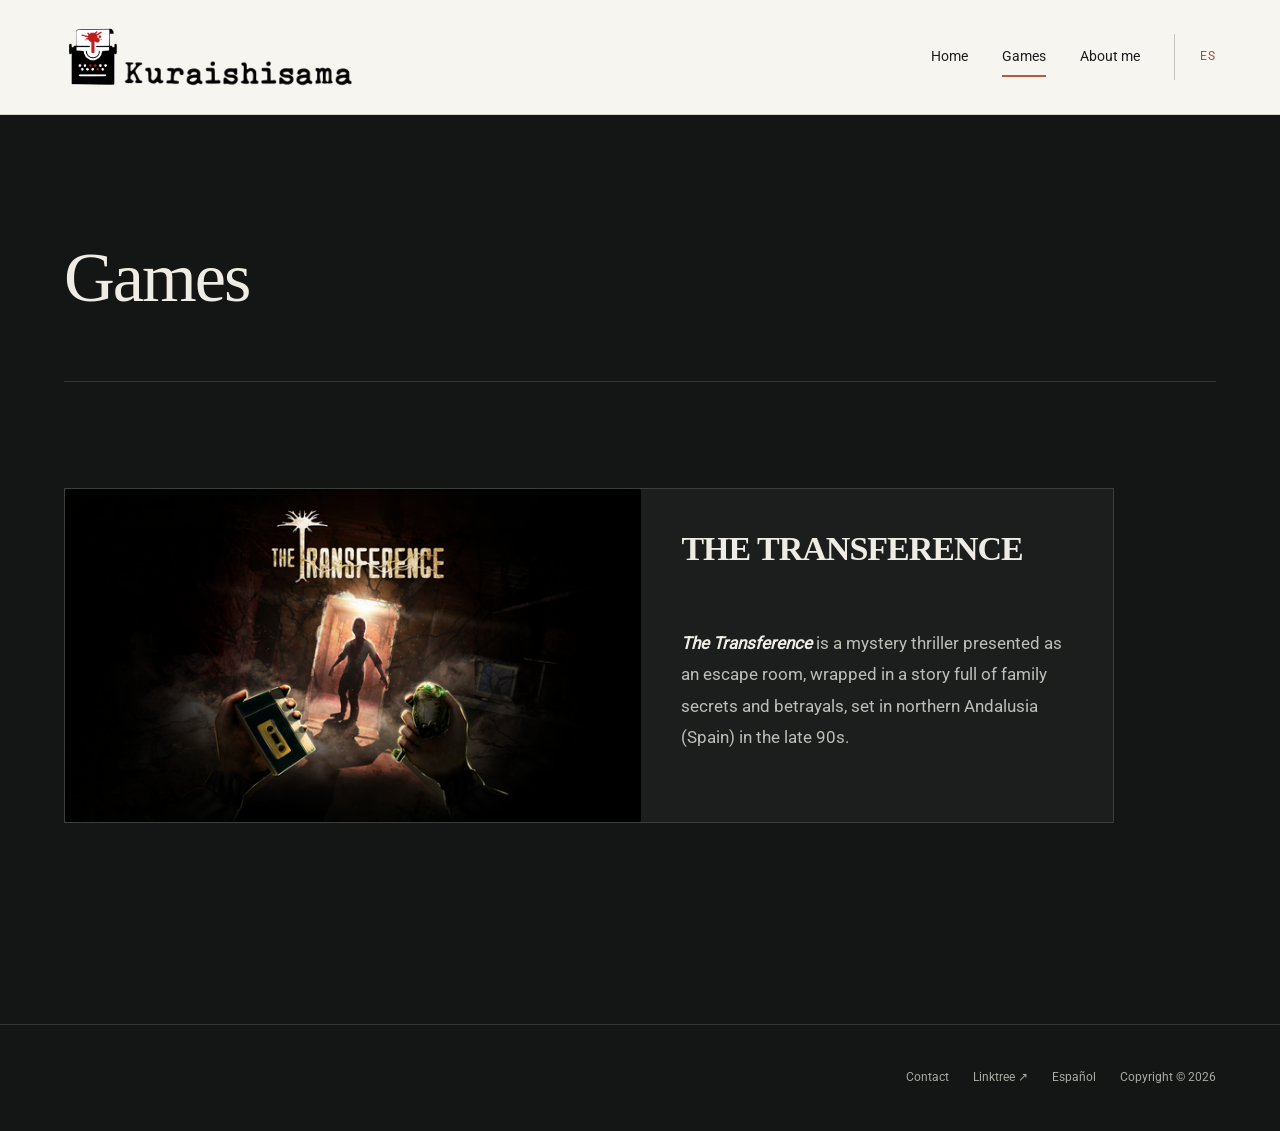
<file: games/index.html>
<!DOCTYPE html>
<html dir="ltr" lang="en-GB" prefix="og: https://ogp.me/ns#">
  <head>
<meta charset="utf-8"/>
<meta content="width=device-width, initial-scale=1" name="viewport"/>
<link href="https://gmpg.org/xfn/11" rel="profile"/>
<title>Games</title>
<!-- All in One SEO 5.0.1.1 - aioseo.com -->
<meta content="Escape Room and Survival Horror in a story full of betrayals, in the north of Andalusia. Third person shooter based on Skibidi Toilet by DaFuq!?Boom!" name="description"/>
<meta content="max-image-preview:large" name="robots"/>
<link href="https://www.kuraishisama.com/games/" rel="canonical"/>
<meta content="All in One SEO (AIOSEO) 5.0.1.1" name="generator"/>
<meta content="en_GB" property="og:locale"/>
<meta content="- Solodev" property="og:site_name"/>
<meta content="article" property="og:type"/>
<meta content="Games -" property="og:title"/>
<meta content="Escape Room and Survival Horror in a story full of betrayals, in the north of Andalusia. Third person shooter based on Skibidi Toilet by DaFuq!?Boom!" property="og:description"/>
<meta content="https://www.kuraishisama.com/games/" property="og:url"/>
<meta content="https://www.kuraishisama.com/media/brand/kuraishisama-logo.png" property="og:image"/>
<meta content="https://www.kuraishisama.com/media/brand/kuraishisama-logo.png" property="og:image:secure_url"/>
<meta content="2023-08-06T00:53:11+00:00" property="article:published_time"/>
<meta content="2023-12-28T13:29:33+00:00" property="article:modified_time"/>
<meta content="summary_large_image" name="twitter:card"/>
<meta content="@Kuraishisama" name="twitter:site"/>
<meta content="Games -" name="twitter:title"/>
<meta content="Escape Room and Survival Horror in a story full of betrayals, in the north of Andalusia. Third person shooter based on Skibidi Toilet by DaFuq!?Boom!" name="twitter:description"/>
<meta content="@Kuraishisama" name="twitter:creator"/>
<meta content="https://www.kuraishisama.com/media/brand/kuraishisama-logo.png" name="twitter:image"/>
<script class="aioseo-schema" type="application/ld+json">
			{"@context":"https:\/\/schema.org","@graph":[{"@type":"BreadcrumbList","@id":"https:\/\/www.kuraishisama.com\/games\/#breadcrumblist","itemListElement":[{"@type":"ListItem","@id":"https:\/\/www.kuraishisama.com#listItem","position":1,"name":"Home","item":"https:\/\/www.kuraishisama.com","nextItem":{"@type":"ListItem","@id":"https:\/\/www.kuraishisama.com\/games\/#listItem","name":"Games"}},{"@type":"ListItem","@id":"https:\/\/www.kuraishisama.com\/games\/#listItem","position":2,"name":"Games","previousItem":{"@type":"ListItem","@id":"https:\/\/www.kuraishisama.com#listItem","name":"Home"}}]},{"@type":"Organization","@id":"https:\/\/www.kuraishisama.com\/#organization","name":"Kuraishisama.com","description":"Solodev","url":"https:\/\/www.kuraishisama.com\/","logo":{"@type":"ImageObject","url":"https:\/\/www.kuraishisama.com\/media\/brand\/kuraishisama-logo.png","@id":"https:\/\/www.kuraishisama.com\/games\/#organizationLogo","width":433,"height":86},"image":{"@id":"https:\/\/www.kuraishisama.com\/games\/#organizationLogo"},"sameAs":["https:\/\/twitter.com\/Kuraishisama"]},{"@type":"WebPage","@id":"https:\/\/www.kuraishisama.com\/games\/#webpage","url":"https:\/\/www.kuraishisama.com\/games\/","name":"Games -","description":"Escape Room and Survival Horror in a story full of betrayals, in the north of Andalusia. Third person shooter based on Skibidi Toilet by DaFuq!?Boom!","inLanguage":"en-GB","isPartOf":{"@id":"https:\/\/www.kuraishisama.com\/#website"},"breadcrumb":{"@id":"https:\/\/www.kuraishisama.com\/games\/#breadcrumblist"},"datePublished":"2023-08-06T00:53:11+00:00","dateModified":"2023-12-28T13:29:33+00:00"},{"@type":"WebSite","@id":"https:\/\/www.kuraishisama.com\/#website","url":"https:\/\/www.kuraishisama.com\/","name":"Kuraishisama.com","description":"Solodev","inLanguage":"en-GB","publisher":{"@id":"https:\/\/www.kuraishisama.com\/#organization"}}]}
		</script>
<!-- All in One SEO -->
<link href="/es/videojuegos/" hreflang="es" rel="alternate"/>
<link href="/games/" hreflang="en" rel="alternate"/>
<!-- This site uses the Google Analytics by MonsterInsights plugin v11.2.0 - Using Analytics tracking - https://www.monsterinsights.com/ -->
<!-- / Google Analytics by MonsterInsights -->
<style id="wp-img-auto-sizes-contain-inline-css">
img:is([sizes=auto i],[sizes^="auto," i]){contain-intrinsic-size:3000px 1500px}
/*# sourceURL=wp-img-auto-sizes-contain-inline-css */
</style>
<link href="/styles/vendor/astra-base.css" id="astra-theme-css-css" media="all" rel="stylesheet"/>
<style id="astra-theme-css-inline-css">
:root{--ast-post-nav-space:0;--ast-container-default-xlg-padding:3em;--ast-container-default-lg-padding:3em;--ast-container-default-slg-padding:2em;--ast-container-default-md-padding:3em;--ast-container-default-sm-padding:3em;--ast-container-default-xs-padding:2.4em;--ast-container-default-xxs-padding:1.8em;--ast-code-block-background:#ECEFF3;--ast-comment-inputs-background:#F9FAFB;--ast-normal-container-width:1200px;--ast-narrow-container-width:750px;--ast-blog-title-font-weight:normal;--ast-blog-meta-weight:inherit;--ast-global-color-primary:var(--ast-global-color-5);--ast-global-color-secondary:var(--ast-global-color-4);--ast-global-color-alternate-background:var(--ast-global-color-7);--ast-global-color-subtle-background:var(--ast-global-color-6);--ast-bg-style-guide:var( --ast-global-color-secondary,var(--ast-global-color-5) );--ast-shadow-style-guide:0px 0px 4px 0 #00000057;--ast-global-dark-bg-style:#fff;--ast-global-dark-lfs:#fbfbfb;--ast-widget-bg-color:#fafafa;--ast-wc-container-head-bg-color:#fbfbfb;--ast-title-layout-bg:#eeeeee;--ast-search-border-color:#e7e7e7;--ast-lifter-hover-bg:#e6e6e6;--ast-gallery-block-color:#000;--srfm-color-input-label:var(--ast-global-color-2);}html{font-size:106.25%;}a{color:var(--ast-global-color-0);}a:hover,a:focus{color:var(--ast-global-color-1);}body,button,input,select,textarea,.ast-button,.ast-custom-button{font-family:'Roboto',sans-serif;font-weight:400;font-size:17px;font-size:1rem;line-height:var(--ast-body-line-height,1.65em);}blockquote{color:var(--ast-global-color-7);}h1,h2,h3,h4,h5,h6,.entry-content :where(h1,h2,h3,h4,h5,h6),.site-title,.site-title a{font-family:'Barlow Semi Condensed',sans-serif;font-weight:600;}.ast-site-identity .site-title a{color:var(--ast-global-color-2);}.site-title{display:block;}.site-header .site-description{font-size:15px;font-size:0.88235294117647rem;display:none;}.entry-title{font-size:26px;font-size:1.5294117647059rem;}.archive .ast-article-post .ast-article-inner,.blog .ast-article-post .ast-article-inner,.archive .ast-article-post .ast-article-inner:hover,.blog .ast-article-post .ast-article-inner:hover{overflow:hidden;}h1,.entry-content :where(h1){font-size:48px;font-size:2.8235294117647rem;font-weight:600;font-family:'Barlow Semi Condensed',sans-serif;line-height:1.4em;}h2,.entry-content :where(h2){font-size:38px;font-size:2.2352941176471rem;font-weight:600;font-family:'Barlow Semi Condensed',sans-serif;line-height:1.3em;}h3,.entry-content :where(h3){font-size:30px;font-size:1.7647058823529rem;font-weight:600;font-family:'Barlow Semi Condensed',sans-serif;line-height:1.3em;}h4,.entry-content :where(h4){font-size:24px;font-size:1.4117647058824rem;line-height:1.2em;font-weight:600;font-family:'Barlow Semi Condensed',sans-serif;}h5,.entry-content :where(h5){font-size:20px;font-size:1.1764705882353rem;line-height:1.2em;font-weight:600;font-family:'Barlow Semi Condensed',sans-serif;}h6,.entry-content :where(h6){font-size:17px;font-size:1rem;line-height:1.25em;font-weight:600;font-family:'Barlow Semi Condensed',sans-serif;}::selection{background-color:var(--ast-global-color-0);color:#ffffff;}body,h1,h2,h3,h4,h5,h6,.entry-title a,.entry-content :where(h1,h2,h3,h4,h5,h6){color:var(--ast-global-color-7);}.tagcloud a:hover,.tagcloud a:focus,.tagcloud a.current-item{color:#ffffff;border-color:var(--ast-global-color-0);background-color:var(--ast-global-color-0);}input:focus,input[type="text"]:focus,input[type="email"]:focus,input[type="url"]:focus,input[type="password"]:focus,input[type="reset"]:focus,input[type="search"]:focus,textarea:focus{border-color:var(--ast-global-color-0);}input[type="radio"]:checked,input[type=reset],input[type="checkbox"]:checked,input[type="checkbox"]:hover:checked,input[type="checkbox"]:focus:checked,input[type=range]::-webkit-slider-thumb{border-color:var(--ast-global-color-0);background-color:var(--ast-global-color-0);box-shadow:none;}.site-footer a:hover + .post-count,.site-footer a:focus + .post-count{background:var(--ast-global-color-0);border-color:var(--ast-global-color-0);}.single .nav-links .nav-previous,.single .nav-links .nav-next{color:var(--ast-global-color-0);}.entry-meta,.entry-meta *{line-height:1.45;color:var(--ast-global-color-0);}.entry-meta a:not(.ast-button):hover,.entry-meta a:not(.ast-button):hover *,.entry-meta a:not(.ast-button):focus,.entry-meta a:not(.ast-button):focus *,.page-links > .page-link,.page-links .page-link:hover,.post-navigation a:hover{color:var(--ast-global-color-1);}#cat option,.secondary .calendar_wrap thead a,.secondary .calendar_wrap thead a:visited{color:var(--ast-global-color-0);}.secondary .calendar_wrap #today,.ast-progress-val span{background:var(--ast-global-color-0);}.secondary a:hover + .post-count,.secondary a:focus + .post-count{background:var(--ast-global-color-0);border-color:var(--ast-global-color-0);}.calendar_wrap #today > a{color:#ffffff;}.page-links .page-link,.single .post-navigation a{color:var(--ast-global-color-0);}.ast-search-menu-icon .search-form button.search-submit{padding:0 4px;}.ast-search-menu-icon form.search-form{padding-right:0;}.ast-header-search .ast-search-menu-icon.ast-dropdown-active .search-form,.ast-header-search .ast-search-menu-icon.ast-dropdown-active .search-field:focus{transition:all 0.2s;}.search-form input.search-field:focus{outline:none;}.ast-mobile-header-content .ast-builder-layout-element:not(.ast-builder-menu):not(.ast-header-divider-element),.ast-mobile-popup-content .ast-builder-layout-element:not(.ast-builder-menu):not(.ast-header-divider-element){padding:15px 20px;}.ast-archive-title{color:var(--ast-global-color-5);}.widget-title,.widget .wp-block-heading{font-size:24px;font-size:1.4117647058824rem;color:var(--ast-global-color-5);}.ast-single-post .entry-content a,.ast-comment-content a:not(.ast-comment-edit-reply-wrap a){text-decoration:underline;}.ast-single-post .wp-block-button .wp-block-button__link,.ast-single-post .entry-content .uagb-tab a,.ast-single-post .entry-content .uagb-ifb-cta a,.ast-single-post .entry-content .wp-block-uagb-buttons a,.ast-single-post .entry-content .uabb-module-content a,.ast-single-post .entry-content .uagb-post-grid a,.ast-single-post .entry-content .uagb-timeline a,.ast-single-post .entry-content .uagb-toc__wrap a,.ast-single-post .entry-content .uagb-taxomony-box a,.entry-content .wp-block-latest-posts > li > a,.ast-single-post .entry-content .wp-block-file__button,a.ast-post-filter-single,.ast-single-post .wp-block-buttons .wp-block-button.is-style-outline .wp-block-button__link,.ast-single-post .ast-comment-content .comment-reply-link,.ast-single-post .ast-comment-content .comment-edit-link{text-decoration:none;}.ast-search-menu-icon.slide-search a:focus-visible:focus-visible,.astra-search-icon:focus-visible,#close:focus-visible,a:focus-visible,.ast-menu-toggle:focus-visible,.site .skip-link:focus-visible,.wp-block-loginout input:focus-visible,.wp-block-search.wp-block-search__button-inside .wp-block-search__inside-wrapper,.ast-header-navigation-arrow:focus-visible,.ast-orders-table__row .ast-orders-table__cell:focus-visible,a#ast-apply-coupon:focus-visible,#ast-apply-coupon:focus-visible,#close:focus-visible,.button.search-submit:focus-visible,#search_submit:focus,.normal-search:focus-visible,.ast-header-account-wrap:focus-visible,.astra-cart-drawer-close:focus,.ast-single-variation:focus,.ast-button:focus,.ast-builder-button-wrap:has(.ast-custom-button-link:focus),.ast-builder-button-wrap .ast-custom-button-link:focus{outline-style:dotted;outline-color:inherit;outline-width:thin;}input:focus,input[type="text"]:focus,input[type="email"]:focus,input[type="url"]:focus,input[type="password"]:focus,input[type="reset"]:focus,input[type="search"]:focus,input[type="number"]:focus,textarea:focus,.wp-block-search__input:focus,[data-section="section-header-mobile-trigger"] .ast-button-wrap .ast-mobile-menu-trigger-minimal:focus,.ast-mobile-popup-drawer.active .menu-toggle-close:focus,#ast-scroll-top:focus,#coupon_code:focus,#ast-coupon-code:focus{border-style:dotted;border-color:inherit;border-width:thin;}input{outline:none;}.ast-logo-title-inline .site-logo-img{padding-right:1em;}.site-logo-img img{ transition:all 0.2s linear;}body .ast-oembed-container *{position:absolute;top:0;width:100%;height:100%;left:0;}body .wp-block-embed-pocket-casts .ast-oembed-container *{position:unset;}.ast-single-post-featured-section + article {margin-top: 2em;}.site-content .ast-single-post-featured-section img {width: 100%;overflow: hidden;object-fit: cover;}.site > .ast-single-related-posts-container {margin-top: 0;}@media (min-width: 922px) {.ast-desktop .ast-container--narrow {max-width: var(--ast-narrow-container-width);margin: 0 auto;}}@media (max-width:921.99px){#ast-desktop-header{display:none;}}@media (min-width:922px){#ast-mobile-header{display:none;}}.wp-block-buttons.aligncenter{justify-content:center;}@media (max-width:921px){.ast-theme-transparent-header #primary,.ast-theme-transparent-header #secondary{padding:0;}}@media (max-width:921px){.ast-plain-container.ast-no-sidebar #primary{padding:0;}}.ast-plain-container.ast-no-sidebar #primary{margin-top:0;margin-bottom:0;}@media (min-width:1200px){.ast-plain-container.ast-no-sidebar #primary{margin-top:60px;margin-bottom:60px;}}.wp-block-button.is-style-outline .wp-block-button__link{border-color:var(--ast-global-color-0);}div.wp-block-button.is-style-outline > .wp-block-button__link:not(.has-text-color),div.wp-block-button.wp-block-button__link.is-style-outline:not(.has-text-color){color:var(--ast-global-color-0);}.wp-block-button.is-style-outline .wp-block-button__link:hover,.wp-block-buttons .wp-block-button.is-style-outline .wp-block-button__link:focus,.wp-block-buttons .wp-block-button.is-style-outline > .wp-block-button__link:not(.has-text-color):hover,.wp-block-buttons .wp-block-button.wp-block-button__link.is-style-outline:not(.has-text-color):hover{color:#ffffff;background-color:var(--ast-global-color-1);border-color:var(--ast-global-color-1);}.post-page-numbers.current .page-link,.ast-pagination .page-numbers.current{color:#ffffff;border-color:var(--ast-global-color-0);background-color:var(--ast-global-color-0);}.wp-block-button.is-style-outline .wp-block-button__link.wp-element-button,.ast-outline-button{border-color:var(--ast-global-color-0);font-family:inherit;font-weight:500;font-size:16px;font-size:0.94117647058824rem;line-height:1em;}.wp-block-buttons .wp-block-button.is-style-outline > .wp-block-button__link:not(.has-text-color),.wp-block-buttons .wp-block-button.wp-block-button__link.is-style-outline:not(.has-text-color),.ast-outline-button{color:var(--ast-global-color-0);}.wp-block-button.is-style-outline .wp-block-button__link:hover,.wp-block-buttons .wp-block-button.is-style-outline .wp-block-button__link:focus,.wp-block-buttons .wp-block-button.is-style-outline > .wp-block-button__link:not(.has-text-color):hover,.wp-block-buttons .wp-block-button.wp-block-button__link.is-style-outline:not(.has-text-color):hover,.ast-outline-button:hover,.ast-outline-button:focus,.wp-block-uagb-buttons-child .uagb-buttons-repeater.ast-outline-button:hover,.wp-block-uagb-buttons-child .uagb-buttons-repeater.ast-outline-button:focus{color:#ffffff;background-color:var(--ast-global-color-1);border-color:var(--ast-global-color-1);}.wp-block-button .wp-block-button__link.wp-element-button.is-style-outline:not(.has-background),.wp-block-button.is-style-outline>.wp-block-button__link.wp-element-button:not(.has-background),.ast-outline-button{background-color:transparent;}.entry-content[data-ast-blocks-layout] > figure{margin-bottom:1em;}h1.widget-title{font-weight:600;}h2.widget-title{font-weight:600;}h3.widget-title{font-weight:600;}#page{display:flex;flex-direction:column;min-height:100vh;}.ast-404-layout-1 h1.page-title{color:var(--ast-global-color-2);}.single .post-navigation a{line-height:1em;height:inherit;}.error-404 .page-sub-title{font-size:1.5rem;font-weight:inherit;}.search .site-content .content-area .search-form{margin-bottom:0;}#page .site-content{flex-grow:1;}.widget{margin-bottom:1.25em;}#secondary li{line-height:1.5em;}#secondary .wp-block-group h2{margin-bottom:0.7em;}#secondary h2{font-size:1.7rem;}.ast-separate-container .ast-article-post,.ast-separate-container .ast-article-single,.ast-separate-container .comment-respond{padding:3em;}.ast-separate-container .ast-article-single .ast-article-single{padding:0;}.ast-article-single .wp-block-post-template-is-layout-grid{padding-left:0;}.ast-separate-container .comments-title,.ast-narrow-container .comments-title{padding:1.5em 2em;}.ast-page-builder-template .comment-form-textarea,.ast-comment-formwrap .ast-grid-common-col{padding:0;}.ast-comment-formwrap{padding:0;display:inline-flex;column-gap:20px;width:100%;margin-left:0;margin-right:0;}.comments-area textarea#comment:focus,.comments-area textarea#comment:active,.comments-area .ast-comment-formwrap input[type="text"]:focus,.comments-area .ast-comment-formwrap input[type="text"]:active {box-shadow:none;outline:none;}.archive.ast-page-builder-template .entry-header{margin-top:2em;}.ast-page-builder-template .ast-comment-formwrap{width:100%;}.entry-title{margin-bottom:0.5em;}.ast-archive-description p{font-size:inherit;font-weight:inherit;line-height:inherit;}.ast-separate-container .ast-comment-list li.depth-1,.hentry{margin-bottom:2em;}@media (min-width:921px){.ast-left-sidebar.ast-page-builder-template #secondary,.archive.ast-right-sidebar.ast-page-builder-template .site-main{padding-left:20px;padding-right:20px;}}@media (max-width:544px){.ast-comment-formwrap.ast-row{column-gap:10px;display:inline-block;}#ast-commentform .ast-grid-common-col{position:relative;width:100%;}}@media (min-width:1201px){.ast-separate-container .ast-article-post,.ast-separate-container .ast-article-single,.ast-separate-container .ast-author-box,.ast-separate-container .ast-404-layout-1,.ast-separate-container .no-results{padding:3em;}}@media (max-width:921px){.ast-left-sidebar #content > .ast-container{display:flex;flex-direction:column-reverse;width:100%;}}@media (min-width:922px){.ast-separate-container.ast-right-sidebar #primary,.ast-separate-container.ast-left-sidebar #primary{border:0;}.search-no-results.ast-separate-container #primary{margin-bottom:4em;}}.wp-block-button .wp-block-button__link{color:#ffffff;}.wp-block-button .wp-block-button__link:hover,.wp-block-button .wp-block-button__link:focus{color:#ffffff;background-color:var(--ast-global-color-1);border-color:var(--ast-global-color-1);}.wp-block-button .wp-block-button__link,.wp-block-search .wp-block-search__button,body .wp-block-file .wp-block-file__button{border-color:var(--ast-global-color-0);background-color:var(--ast-global-color-0);color:#ffffff;font-family:inherit;font-weight:500;line-height:1em;font-size:16px;font-size:0.94117647058824rem;padding-top:15px;padding-right:30px;padding-bottom:15px;padding-left:30px;}@media (max-width:921px){.wp-block-button .wp-block-button__link,.wp-block-search .wp-block-search__button,body .wp-block-file .wp-block-file__button{padding-top:14px;padding-right:28px;padding-bottom:14px;padding-left:28px;}}@media (max-width:544px){.wp-block-button .wp-block-button__link,.wp-block-search .wp-block-search__button,body .wp-block-file .wp-block-file__button{padding-top:12px;padding-right:24px;padding-bottom:12px;padding-left:24px;}}.menu-toggle,button,.ast-button,.ast-custom-button,.button,input#submit,input[type="button"],input[type="submit"],input[type="reset"],form[CLASS*="wp-block-search__"].wp-block-search .wp-block-search__inside-wrapper .wp-block-search__button,body .wp-block-file .wp-block-file__button,.search .search-submit{border-style:solid;border-top-width:0;border-right-width:0;border-left-width:0;border-bottom-width:0;color:#ffffff;border-color:var(--ast-global-color-0);background-color:var(--ast-global-color-0);padding-top:15px;padding-right:30px;padding-bottom:15px;padding-left:30px;font-family:inherit;font-weight:500;font-size:16px;font-size:0.94117647058824rem;line-height:1em;}button:focus,.menu-toggle:hover,button:hover,.ast-button:hover,.ast-custom-button:hover .button:hover,.ast-custom-button:hover ,input[type=reset]:hover,input[type=reset]:focus,input#submit:hover,input#submit:focus,input[type="button"]:hover,input[type="button"]:focus,input[type="submit"]:hover,input[type="submit"]:focus,form[CLASS*="wp-block-search__"].wp-block-search .wp-block-search__inside-wrapper .wp-block-search__button:hover,form[CLASS*="wp-block-search__"].wp-block-search .wp-block-search__inside-wrapper .wp-block-search__button:focus,body .wp-block-file .wp-block-file__button:hover,body .wp-block-file .wp-block-file__button:focus{color:#ffffff;background-color:var(--ast-global-color-1);border-color:var(--ast-global-color-1);}form[CLASS*="wp-block-search__"].wp-block-search .wp-block-search__inside-wrapper .wp-block-search__button.has-icon{padding-top:calc(15px - 3px);padding-right:calc(30px - 3px);padding-bottom:calc(15px - 3px);padding-left:calc(30px - 3px);}@media (max-width:921px){.menu-toggle,button,.ast-button,.ast-custom-button,.button,input#submit,input[type="button"],input[type="submit"],input[type="reset"],form[CLASS*="wp-block-search__"].wp-block-search .wp-block-search__inside-wrapper .wp-block-search__button,body .wp-block-file .wp-block-file__button,.search .search-submit{padding-top:14px;padding-right:28px;padding-bottom:14px;padding-left:28px;}}@media (max-width:544px){.menu-toggle,button,.ast-button,.ast-custom-button,.button,input#submit,input[type="button"],input[type="submit"],input[type="reset"],form[CLASS*="wp-block-search__"].wp-block-search .wp-block-search__inside-wrapper .wp-block-search__button,body .wp-block-file .wp-block-file__button,.search .search-submit{padding-top:12px;padding-right:24px;padding-bottom:12px;padding-left:24px;}}@media (max-width:921px){.ast-mobile-header-stack .main-header-bar .ast-search-menu-icon{display:inline-block;}.ast-header-break-point.ast-header-custom-item-outside .ast-mobile-header-stack .main-header-bar .ast-search-icon{margin:0;}.ast-comment-avatar-wrap img{max-width:2.5em;}.ast-comment-meta{padding:0 1.8888em 1.3333em;}.ast-separate-container .ast-comment-list li.depth-1{padding:1.5em 2.14em;}.ast-separate-container .comment-respond{padding:2em 2.14em;}}@media (min-width:544px){.ast-container{max-width:100%;}}@media (max-width:544px){.ast-separate-container .ast-article-post,.ast-separate-container .ast-article-single,.ast-separate-container .comments-title,.ast-separate-container .ast-archive-description{padding:1.5em 1em;}.ast-separate-container #content .ast-container{padding-left:0.54em;padding-right:0.54em;}.ast-separate-container .ast-comment-list .bypostauthor{padding:.5em;}.ast-search-menu-icon.ast-dropdown-active .search-field{width:170px;}} #ast-mobile-header .ast-site-header-cart-li a{pointer-events:none;}.ast-separate-container{background-image:none;}@media (max-width:921px){.widget-title{font-size:24px;font-size:1.4117647058824rem;}body,button,input,select,textarea,.ast-button,.ast-custom-button{font-size:17px;font-size:1rem;}#secondary,#secondary button,#secondary input,#secondary select,#secondary textarea{font-size:17px;font-size:1rem;}.site-title{display:block;}.site-header .site-description{display:none;}h1,.entry-content :where(h1){font-size:40px;}h2,.entry-content :where(h2){font-size:32px;}h3,.entry-content :where(h3){font-size:26px;}h4,.entry-content :where(h4){font-size:20px;font-size:1.1764705882353rem;}h5,.entry-content :where(h5){font-size:17px;font-size:1rem;}h6,.entry-content :where(h6){font-size:15px;font-size:0.88235294117647rem;}}@media (max-width:544px){.widget-title{font-size:24px;font-size:1.4117647058824rem;}body,button,input,select,textarea,.ast-button,.ast-custom-button{font-size:17px;font-size:1rem;}#secondary,#secondary button,#secondary input,#secondary select,#secondary textarea{font-size:17px;font-size:1rem;}.site-title{display:block;}.site-header .site-description{display:none;}h1,.entry-content :where(h1){font-size:32px;}h2,.entry-content :where(h2){font-size:25px;}h3,.entry-content :where(h3){font-size:22px;}h4,.entry-content :where(h4){font-size:18px;font-size:1.0588235294118rem;}h5,.entry-content :where(h5){font-size:15px;font-size:0.88235294117647rem;}h6,.entry-content :where(h6){font-size:13px;font-size:0.76470588235294rem;}}@media (max-width:544px){html{font-size:106.25%;}}@media (min-width:922px){.ast-container{max-width:1240px;}}@media (min-width:922px){.site-content .ast-container{display:flex;}}@media (max-width:921px){.site-content .ast-container{flex-direction:column;}}@media (min-width:922px){.main-header-menu .sub-menu .menu-item.ast-left-align-sub-menu:hover > .sub-menu,.main-header-menu .sub-menu .menu-item.ast-left-align-sub-menu.focus > .sub-menu{margin-left:-0px;}}.entry-content li > p{margin-bottom:0;}.site .comments-area{padding-bottom:3em;}.wp-block-file {display: flex;align-items: center;flex-wrap: wrap;justify-content: space-between;}.wp-block-pullquote {border: none;}.wp-block-pullquote blockquote::before {content: "\201D";font-family: "Helvetica",sans-serif;display: flex;transform: rotate( 180deg );font-size: 6rem;font-style: normal;line-height: 1;font-weight: bold;align-items: center;justify-content: center;}.has-text-align-right > blockquote::before {justify-content: flex-start;}.has-text-align-left > blockquote::before {justify-content: flex-end;}figure.wp-block-pullquote.is-style-solid-color blockquote {max-width: 100%;text-align: inherit;}:root {--wp--custom--ast-default-block-top-padding: 3em;--wp--custom--ast-default-block-right-padding: 3em;--wp--custom--ast-default-block-bottom-padding: 3em;--wp--custom--ast-default-block-left-padding: 3em;--wp--custom--ast-container-width: 1200px;--wp--custom--ast-content-width-size: 1200px;--wp--custom--ast-wide-width-size: calc(1200px + var(--wp--custom--ast-default-block-left-padding) + var(--wp--custom--ast-default-block-right-padding));}.ast-narrow-container {--wp--custom--ast-content-width-size: 750px;--wp--custom--ast-wide-width-size: 750px;}@media(max-width: 921px) {:root {--wp--custom--ast-default-block-top-padding: 3em;--wp--custom--ast-default-block-right-padding: 2em;--wp--custom--ast-default-block-bottom-padding: 3em;--wp--custom--ast-default-block-left-padding: 2em;}}@media(max-width: 544px) {:root {--wp--custom--ast-default-block-top-padding: 3em;--wp--custom--ast-default-block-right-padding: 1.5em;--wp--custom--ast-default-block-bottom-padding: 3em;--wp--custom--ast-default-block-left-padding: 1.5em;}}.entry-content > .wp-block-group,.entry-content > .wp-block-cover,.entry-content > .wp-block-columns {padding-top: var(--wp--custom--ast-default-block-top-padding);padding-right: var(--wp--custom--ast-default-block-right-padding);padding-bottom: var(--wp--custom--ast-default-block-bottom-padding);padding-left: var(--wp--custom--ast-default-block-left-padding);}.ast-plain-container.ast-no-sidebar .entry-content > .alignfull,.ast-page-builder-template .ast-no-sidebar .entry-content > .alignfull {margin-left: calc( -50vw + 50%);margin-right: calc( -50vw + 50%);max-width: 100vw;width: 100vw;}.ast-plain-container.ast-no-sidebar .entry-content .alignfull .alignfull,.ast-page-builder-template.ast-no-sidebar .entry-content .alignfull .alignfull,.ast-plain-container.ast-no-sidebar .entry-content .alignfull .alignwide,.ast-page-builder-template.ast-no-sidebar .entry-content .alignfull .alignwide,.ast-plain-container.ast-no-sidebar .entry-content .alignwide .alignfull,.ast-page-builder-template.ast-no-sidebar .entry-content .alignwide .alignfull,.ast-plain-container.ast-no-sidebar .entry-content .alignwide .alignwide,.ast-page-builder-template.ast-no-sidebar .entry-content .alignwide .alignwide,.ast-plain-container.ast-no-sidebar .entry-content .wp-block-column .alignfull,.ast-page-builder-template.ast-no-sidebar .entry-content .wp-block-column .alignfull,.ast-plain-container.ast-no-sidebar .entry-content .wp-block-column .alignwide,.ast-page-builder-template.ast-no-sidebar .entry-content .wp-block-column .alignwide {margin-left: auto;margin-right: auto;width: 100%;}[data-ast-blocks-layout] .wp-block-separator:not(.is-style-dots) {height: 0;}[data-ast-blocks-layout] .wp-block-separator {margin: 20px auto;}[data-ast-blocks-layout] .wp-block-separator:not(.is-style-wide):not(.is-style-dots) {max-width: 100px;}[data-ast-blocks-layout] .wp-block-separator.has-background {padding: 0;}.entry-content[data-ast-blocks-layout] > * {max-width: var(--wp--custom--ast-content-width-size);margin-left: auto;margin-right: auto;}.entry-content[data-ast-blocks-layout] > .alignwide {max-width: var(--wp--custom--ast-wide-width-size);}.entry-content[data-ast-blocks-layout] .alignfull {max-width: none;}.entry-content .wp-block-columns {margin-bottom: 0;}blockquote {margin: 1.5em;border-color: rgba(0,0,0,0.05);}.wp-block-quote:not(.has-text-align-right):not(.has-text-align-center) {border-left: 5px solid rgba(0,0,0,0.05);}.has-text-align-right > blockquote,blockquote.has-text-align-right {border-right: 5px solid rgba(0,0,0,0.05);}.has-text-align-left > blockquote,blockquote.has-text-align-left {border-left: 5px solid rgba(0,0,0,0.05);}.wp-block-site-tagline,.wp-block-latest-posts .read-more {margin-top: 15px;}.wp-block-loginout p label {display: block;}.wp-block-loginout p:not(.login-remember):not(.login-submit) input {width: 100%;}.wp-block-loginout input:focus {border-color: transparent;}.wp-block-loginout input:focus {outline: thin dotted;}.entry-content .wp-block-media-text .wp-block-media-text__content {padding: 0 0 0 8%;}.entry-content .wp-block-media-text.has-media-on-the-right .wp-block-media-text__content {padding: 0 8% 0 0;}.entry-content .wp-block-media-text.has-background .wp-block-media-text__content {padding: 8%;}.entry-content .wp-block-cover:not([class*="background-color"]):not(.has-text-color.has-link-color) .wp-block-cover__inner-container,.entry-content .wp-block-cover:not([class*="background-color"]) .wp-block-cover-image-text,.entry-content .wp-block-cover:not([class*="background-color"]) .wp-block-cover-text,.entry-content .wp-block-cover-image:not([class*="background-color"]) .wp-block-cover__inner-container,.entry-content .wp-block-cover-image:not([class*="background-color"]) .wp-block-cover-image-text,.entry-content .wp-block-cover-image:not([class*="background-color"]) .wp-block-cover-text {color: var(--ast-global-color-primary,var(--ast-global-color-5));}.wp-block-loginout .login-remember input {width: 1.1rem;height: 1.1rem;margin: 0 5px 4px 0;vertical-align: middle;}.wp-block-latest-posts > li > *:first-child,.wp-block-latest-posts:not(.is-grid) > li:first-child {margin-top: 0;}.entry-content > .wp-block-buttons,.entry-content > .wp-block-uagb-buttons {margin-bottom: 1.5em;}.wp-block-search__inside-wrapper .wp-block-search__input {padding: 0 10px;color: var(--ast-global-color-3);background: var(--ast-global-color-primary,var(--ast-global-color-5));border-color: var(--ast-border-color);}.wp-block-latest-posts .read-more {margin-bottom: 1.5em;}.wp-block-search__no-button .wp-block-search__inside-wrapper .wp-block-search__input {padding-top: 5px;padding-bottom: 5px;}.wp-block-latest-posts .wp-block-latest-posts__post-date,.wp-block-latest-posts .wp-block-latest-posts__post-author {font-size: 1rem;}.wp-block-latest-posts > li > *,.wp-block-latest-posts:not(.is-grid) > li {margin-top: 12px;margin-bottom: 12px;}.ast-page-builder-template .entry-content[data-ast-blocks-layout] > .alignwide:where(:not(.uagb-is-root-container):not(.spectra-is-root-container)) > * {max-width: var(--wp--custom--ast-wide-width-size);}.ast-page-builder-template .entry-content[data-ast-blocks-layout] > .inherit-container-width > *,.ast-page-builder-template .entry-content[data-ast-blocks-layout] > *:not(.wp-block-group):where(:not(.uagb-is-root-container):not(.spectra-is-root-container)) > *,.entry-content[data-ast-blocks-layout] > .wp-block-cover .wp-block-cover__inner-container {max-width: var(--wp--custom--ast-content-width-size) ;margin-left: auto;margin-right: auto;}.ast-page-builder-template .entry-content[data-ast-blocks-layout] > *,.ast-page-builder-template .entry-content[data-ast-blocks-layout] > .alignfull:where(:not(.wp-block-group):not(.uagb-is-root-container):not(.spectra-is-root-container)) > * {max-width: none;}.entry-content[data-ast-blocks-layout] .wp-block-cover:not(.alignleft):not(.alignright) {width: auto;}@media(max-width: 1200px) {.ast-separate-container .entry-content > .alignfull,.ast-separate-container .entry-content[data-ast-blocks-layout] > .alignwide,.ast-plain-container .entry-content[data-ast-blocks-layout] > .alignwide,.ast-plain-container .entry-content .alignfull {margin-left: calc(-1 * min(var(--ast-container-default-xlg-padding),20px)) ;margin-right: calc(-1 * min(var(--ast-container-default-xlg-padding),20px));}}@media(min-width: 1201px) {.ast-separate-container .entry-content > .alignfull {margin-left: calc(-1 * var(--ast-container-default-xlg-padding) );margin-right: calc(-1 * var(--ast-container-default-xlg-padding) );}.ast-separate-container .entry-content[data-ast-blocks-layout] > .alignwide,.ast-plain-container .entry-content[data-ast-blocks-layout] > .alignwide {margin-left: calc(-1 * var(--wp--custom--ast-default-block-left-padding) );margin-right: calc(-1 * var(--wp--custom--ast-default-block-right-padding) );}}@media(min-width: 921px) {.ast-separate-container .entry-content .wp-block-group.alignwide:not(.inherit-container-width) > :where(:not(.alignleft):not(.alignright)),.ast-plain-container .entry-content .wp-block-group.alignwide:not(.inherit-container-width) > :where(:not(.alignleft):not(.alignright)) {max-width: calc( var(--wp--custom--ast-content-width-size) + 80px );}.ast-plain-container.ast-right-sidebar .entry-content[data-ast-blocks-layout] .alignfull,.ast-plain-container.ast-left-sidebar .entry-content[data-ast-blocks-layout] .alignfull {margin-left: -60px;margin-right: -60px;}}@media(min-width: 544px) {.entry-content > .alignleft {margin-right: 20px;}.entry-content > .alignright {margin-left: 20px;}}@media (max-width:544px){.wp-block-columns .wp-block-column:not(:last-child){margin-bottom:20px;}.wp-block-latest-posts{margin:0;}}@media( max-width: 600px ) {.entry-content .wp-block-media-text .wp-block-media-text__content,.entry-content .wp-block-media-text.has-media-on-the-right .wp-block-media-text__content {padding: 8% 0 0;}.entry-content .wp-block-media-text.has-background .wp-block-media-text__content {padding: 8%;}}.ast-page-builder-template .entry-header {padding-left: 0;}.ast-narrow-container .site-content .wp-block-uagb-image--align-full .wp-block-uagb-image__figure {max-width: 100%;margin-left: auto;margin-right: auto;}.entry-content ul,.entry-content ol {padding: revert;margin: revert;}.entry-content ul.wc-block-product-template{padding: 0;}:root .has-ast-global-color-0-color{color:var(--ast-global-color-0);}:root .has-ast-global-color-0-background-color{background-color:var(--ast-global-color-0);}:root .wp-block-button .has-ast-global-color-0-color{color:var(--ast-global-color-0);}:root .wp-block-button .has-ast-global-color-0-background-color{background-color:var(--ast-global-color-0);}:root .has-ast-global-color-1-color{color:var(--ast-global-color-1);}:root .has-ast-global-color-1-background-color{background-color:var(--ast-global-color-1);}:root .wp-block-button .has-ast-global-color-1-color{color:var(--ast-global-color-1);}:root .wp-block-button .has-ast-global-color-1-background-color{background-color:var(--ast-global-color-1);}:root .has-ast-global-color-2-color{color:var(--ast-global-color-2);}:root .has-ast-global-color-2-background-color{background-color:var(--ast-global-color-2);}:root .wp-block-button .has-ast-global-color-2-color{color:var(--ast-global-color-2);}:root .wp-block-button .has-ast-global-color-2-background-color{background-color:var(--ast-global-color-2);}:root .has-ast-global-color-3-color{color:var(--ast-global-color-3);}:root .has-ast-global-color-3-background-color{background-color:var(--ast-global-color-3);}:root .wp-block-button .has-ast-global-color-3-color{color:var(--ast-global-color-3);}:root .wp-block-button .has-ast-global-color-3-background-color{background-color:var(--ast-global-color-3);}:root .has-ast-global-color-4-color{color:var(--ast-global-color-4);}:root .has-ast-global-color-4-background-color{background-color:var(--ast-global-color-4);}:root .wp-block-button .has-ast-global-color-4-color{color:var(--ast-global-color-4);}:root .wp-block-button .has-ast-global-color-4-background-color{background-color:var(--ast-global-color-4);}:root .has-ast-global-color-5-color{color:var(--ast-global-color-5);}:root .has-ast-global-color-5-background-color{background-color:var(--ast-global-color-5);}:root .wp-block-button .has-ast-global-color-5-color{color:var(--ast-global-color-5);}:root .wp-block-button .has-ast-global-color-5-background-color{background-color:var(--ast-global-color-5);}:root .has-ast-global-color-6-color{color:var(--ast-global-color-6);}:root .has-ast-global-color-6-background-color{background-color:var(--ast-global-color-6);}:root .wp-block-button .has-ast-global-color-6-color{color:var(--ast-global-color-6);}:root .wp-block-button .has-ast-global-color-6-background-color{background-color:var(--ast-global-color-6);}:root .has-ast-global-color-7-color{color:var(--ast-global-color-7);}:root .has-ast-global-color-7-background-color{background-color:var(--ast-global-color-7);}:root .wp-block-button .has-ast-global-color-7-color{color:var(--ast-global-color-7);}:root .wp-block-button .has-ast-global-color-7-background-color{background-color:var(--ast-global-color-7);}:root .has-ast-global-color-8-color{color:var(--ast-global-color-8);}:root .has-ast-global-color-8-background-color{background-color:var(--ast-global-color-8);}:root .wp-block-button .has-ast-global-color-8-color{color:var(--ast-global-color-8);}:root .wp-block-button .has-ast-global-color-8-background-color{background-color:var(--ast-global-color-8);}:root{--ast-global-color-0:#046bd2;--ast-global-color-1:#045cb4;--ast-global-color-2:#1e293b;--ast-global-color-3:#334155;--ast-global-color-4:#f9fafb;--ast-global-color-5:#FFFFFF;--ast-global-color-6:#e2e8f0;--ast-global-color-7:#cbd5e1;--ast-global-color-8:#94a3b8;}:root {--ast-border-color : var(--ast-global-color-6);}.ast-single-entry-banner {-js-display: flex;display: flex;flex-direction: column;justify-content: center;text-align: center;position: relative;background: var(--ast-title-layout-bg);}.ast-single-entry-banner[data-banner-layout="layout-1"] {max-width: 1200px;background: inherit;padding: 20px 0;}.ast-single-entry-banner[data-banner-width-type="custom"] {margin: 0 auto;width: 100%;}.ast-single-entry-banner + .site-content .entry-header {margin-bottom: 0;}.site .ast-author-avatar {--ast-author-avatar-size: ;}a.ast-underline-text {text-decoration: underline;}.ast-container > .ast-terms-link {position: relative;display: block;}a.ast-button.ast-badge-tax {padding: 4px 8px;border-radius: 3px;font-size: inherit;}header.entry-header{text-align:left;}header.entry-header .entry-title{font-weight:600;font-size:32px;font-size:1.8823529411765rem;}header.entry-header > *:not(:last-child){margin-bottom:10px;}@media (max-width:921px){header.entry-header{text-align:left;}}@media (max-width:544px){header.entry-header{text-align:left;}}.ast-archive-entry-banner {-js-display: flex;display: flex;flex-direction: column;justify-content: center;text-align: center;position: relative;background: var(--ast-title-layout-bg);}.ast-archive-entry-banner[data-banner-width-type="custom"] {margin: 0 auto;width: 100%;}.ast-archive-entry-banner[data-banner-layout="layout-1"] {background: inherit;padding: 20px 0;text-align: left;}body.archive .ast-archive-description{max-width:1200px;width:100%;text-align:left;padding-top:3em;padding-right:3em;padding-bottom:3em;padding-left:3em;}body.archive .ast-archive-description .ast-archive-title,body.archive .ast-archive-description .ast-archive-title *{font-weight:600;font-size:32px;font-size:1.8823529411765rem;}body.archive .ast-archive-description > *:not(:last-child){margin-bottom:10px;}@media (max-width:921px){body.archive .ast-archive-description{text-align:left;}}@media (max-width:544px){body.archive .ast-archive-description{text-align:left;}}.ast-breadcrumbs .trail-browse,.ast-breadcrumbs .trail-items,.ast-breadcrumbs .trail-items li{display:inline-block;margin:0;padding:0;border:none;background:inherit;text-indent:0;text-decoration:none;}.ast-breadcrumbs .trail-browse{font-size:inherit;font-style:inherit;font-weight:inherit;color:inherit;}.ast-breadcrumbs .trail-items{list-style:none;}.trail-items li::after{padding:0 0.3em;content:"\00bb";}.trail-items li:last-of-type::after{display:none;}h1,h2,h3,h4,h5,h6,.entry-content :where(h1,h2,h3,h4,h5,h6){color:var(--ast-global-color-5);}.entry-title a{color:var(--ast-global-color-5);}@media (max-width:921px){.ast-builder-grid-row-container.ast-builder-grid-row-tablet-3-firstrow .ast-builder-grid-row > *:first-child,.ast-builder-grid-row-container.ast-builder-grid-row-tablet-3-lastrow .ast-builder-grid-row > *:last-child{grid-column:1 / -1;}}@media (max-width:544px){.ast-builder-grid-row-container.ast-builder-grid-row-mobile-3-firstrow .ast-builder-grid-row > *:first-child,.ast-builder-grid-row-container.ast-builder-grid-row-mobile-3-lastrow .ast-builder-grid-row > *:last-child{grid-column:1 / -1;}}.ast-builder-layout-element .ast-site-identity{margin-top:0px;margin-bottom:0px;margin-left:0px;margin-right:0px;}.ast-builder-layout-element[data-section="title_tagline"]{display:flex;}@media (max-width:921.99px){.ast-header-break-point .ast-builder-layout-element[data-section="title_tagline"]{display:flex;}}@media (max-width:544px){.ast-header-break-point .ast-builder-layout-element[data-section="title_tagline"]{display:flex;}}.ast-builder-menu-1{font-family:inherit;font-weight:inherit;}.ast-builder-menu-1 .menu-item > .menu-link{color:var(--ast-global-color-3);}.ast-builder-menu-1 .menu-item > .ast-menu-toggle{color:var(--ast-global-color-3);}.ast-builder-menu-1 .menu-link:hover,.ast-builder-menu-1 .main-header-menu > .menu-item:hover > .menu-link,.ast-builder-menu-1 .inline-on-mobile .ast-menu-toggle:hover,.ast-builder-menu-1 .inline-on-mobile .main-header-menu > .menu-item:hover > .ast-menu-toggle{color:var(--ast-global-color-1);}.ast-builder-menu-1 .ast-menu-toggle:hover,.ast-builder-menu-1 .main-header-menu > .menu-item:hover > .ast-menu-toggle{color:var(--ast-global-color-1);}.ast-builder-menu-1 .menu-item.current-menu-item > .menu-link,.ast-builder-menu-1 .inline-on-mobile .menu-item.current-menu-item > .ast-menu-toggle,.ast-builder-menu-1 .current-menu-ancestor > .menu-link{color:var(--ast-global-color-1);}.ast-builder-menu-1 .menu-item.current-menu-item > .ast-menu-toggle{color:var(--ast-global-color-1);}.ast-builder-menu-1 .sub-menu,.ast-builder-menu-1 .inline-on-mobile .sub-menu{border-top-width:2px;border-bottom-width:0px;border-right-width:0px;border-left-width:0px;border-color:var(--ast-global-color-0);border-style:solid;}.ast-builder-menu-1 .sub-menu .sub-menu{top:-2px;}.ast-builder-menu-1 .main-header-menu > .menu-item > .sub-menu,.ast-builder-menu-1 .main-header-menu > .menu-item > .astra-full-megamenu-wrapper{margin-top:0px;}.ast-desktop .ast-builder-menu-1 .main-header-menu > .menu-item > .sub-menu:before,.ast-desktop .ast-builder-menu-1 .main-header-menu > .menu-item > .astra-full-megamenu-wrapper:before{height:calc( 0px + 2px + 5px );}.ast-desktop .ast-builder-menu-1 .menu-item .sub-menu .menu-link{border-style:none;}@media (max-width:921px){.ast-header-break-point .ast-builder-menu-1 .menu-item.menu-item-has-children > .ast-menu-toggle{top:0;}.ast-builder-menu-1 .inline-on-mobile .menu-item.menu-item-has-children > .ast-menu-toggle{right:-15px;}.ast-builder-menu-1 .menu-item-has-children > .menu-link:after{content:unset;}.ast-builder-menu-1 .main-header-menu > .menu-item > .sub-menu,.ast-builder-menu-1 .main-header-menu > .menu-item > .astra-full-megamenu-wrapper{margin-top:0;}}@media (max-width:544px){.ast-header-break-point .ast-builder-menu-1 .menu-item.menu-item-has-children > .ast-menu-toggle{top:0;}.ast-builder-menu-1 .main-header-menu > .menu-item > .sub-menu,.ast-builder-menu-1 .main-header-menu > .menu-item > .astra-full-megamenu-wrapper{margin-top:0;}}.ast-builder-menu-1{display:flex;}@media (max-width:921.99px){.ast-header-break-point .ast-builder-menu-1{display:flex;}}@media (max-width:544px){.ast-header-break-point .ast-builder-menu-1{display:flex;}}.main-header-bar .main-header-bar-navigation .ast-search-icon {display: block;z-index: 4;position: relative;}.ast-search-icon .ast-icon {z-index: 4;}.ast-search-icon {z-index: 4;position: relative;line-height: normal;}.main-header-bar .ast-search-menu-icon .search-form {background-color: #ffffff;}.ast-search-menu-icon.ast-dropdown-active.slide-search .search-form {visibility: visible;opacity: 1;}.ast-search-menu-icon .search-form {border: 1px solid var(--ast-search-border-color);line-height: normal;padding: 0 3em 0 0;border-radius: 2px;display: inline-block;-webkit-backface-visibility: hidden;backface-visibility: hidden;position: relative;color: inherit;background-color: #fff;}.ast-search-menu-icon .astra-search-icon {-js-display: flex;display: flex;line-height: normal;}.ast-search-menu-icon .astra-search-icon:focus {outline: none;}.ast-search-menu-icon .search-field {border: none;background-color: transparent;transition: all .3s;border-radius: inherit;color: inherit;font-size: inherit;width: 0;color: #757575;}.ast-search-menu-icon .search-submit {display: none;background: none;border: none;font-size: 1.3em;color: #757575;}.ast-search-menu-icon.ast-dropdown-active {visibility: visible;opacity: 1;position: relative;}.ast-search-menu-icon.ast-dropdown-active .search-field,.ast-dropdown-active.ast-search-menu-icon.slide-search input.search-field {width: 235px;}.ast-header-search .ast-search-menu-icon.slide-search .search-form,.ast-header-search .ast-search-menu-icon.ast-inline-search .search-form {-js-display: flex;display: flex;align-items: center;}.ast-search-menu-icon.ast-inline-search .search-field {width : 100%;padding : 0.60em;padding-right : 5.5em;transition: all 0.2s;}.site-header-section-left .ast-search-menu-icon.slide-search .search-form {padding-left: 2em;padding-right: unset;left: -1em;right: unset;}.site-header-section-left .ast-search-menu-icon.slide-search .search-form .search-field {margin-right: unset;}.ast-search-menu-icon.slide-search .search-form {-webkit-backface-visibility: visible;backface-visibility: visible;visibility: hidden;opacity: 0;transition: all .2s;position: absolute;z-index: 3;right: -1em;top: 50%;transform: translateY(-50%);}.ast-header-search .ast-search-menu-icon .search-form .search-field:-ms-input-placeholder,.ast-header-search .ast-search-menu-icon .search-form .search-field:-ms-input-placeholder{opacity:0.5;}.ast-header-search .ast-search-menu-icon.slide-search .search-form,.ast-header-search .ast-search-menu-icon.ast-inline-search .search-form{-js-display:flex;display:flex;align-items:center;}.ast-builder-layout-element.ast-header-search{height:auto;}.ast-header-search .astra-search-icon{font-size:18px;}@media (max-width:921px){.ast-header-search .astra-search-icon{font-size:18px;}}@media (max-width:544px){.ast-header-search .astra-search-icon{font-size:18px;}}.ast-header-search{display:flex;}@media (max-width:921.99px){.ast-header-break-point .ast-header-search{display:flex;}}@media (max-width:544px){.ast-header-break-point .ast-header-search{display:flex;}}.site-below-footer-wrap{padding-top:20px;padding-bottom:20px;}.site-below-footer-wrap[data-section="section-below-footer-builder"]{background-color:var(--ast-global-color-5);background-image:none;min-height:80px;border-style:solid;border-width:0px;border-top-width:1px;border-top-color:var(--ast-global-color-subtle-background,var(--ast-global-color-6));}.site-below-footer-wrap[data-section="section-below-footer-builder"] .ast-builder-grid-row{max-width:100%;padding-left:35px;padding-right:35px;}.site-below-footer-wrap[data-section="section-below-footer-builder"] .ast-builder-grid-row,.site-below-footer-wrap[data-section="section-below-footer-builder"] .site-footer-section{align-items:center;}.site-below-footer-wrap[data-section="section-below-footer-builder"].ast-footer-row-inline .site-footer-section{display:flex;margin-bottom:0;}.ast-builder-grid-row-3-equal .ast-builder-grid-row{grid-template-columns:repeat( 3,1fr );}@media (max-width:921px){.site-below-footer-wrap[data-section="section-below-footer-builder"].ast-footer-row-tablet-inline .site-footer-section{display:flex;margin-bottom:0;}.site-below-footer-wrap[data-section="section-below-footer-builder"].ast-footer-row-tablet-stack .site-footer-section{display:block;margin-bottom:10px;}.ast-builder-grid-row-container.ast-builder-grid-row-tablet-3-equal .ast-builder-grid-row{grid-template-columns:repeat( 3,1fr );}}@media (max-width:544px){.site-below-footer-wrap[data-section="section-below-footer-builder"].ast-footer-row-mobile-inline .site-footer-section{display:flex;margin-bottom:0;}.site-below-footer-wrap[data-section="section-below-footer-builder"].ast-footer-row-mobile-stack .site-footer-section{display:block;margin-bottom:10px;}.ast-builder-grid-row-container.ast-builder-grid-row-mobile-full .ast-builder-grid-row{grid-template-columns:1fr;}}.site-below-footer-wrap[data-section="section-below-footer-builder"]{display:grid;}@media (max-width:921.99px){.ast-header-break-point .site-below-footer-wrap[data-section="section-below-footer-builder"]{display:grid;}}@media (max-width:544px){.ast-header-break-point .site-below-footer-wrap[data-section="section-below-footer-builder"]{display:grid;}}.ast-footer-copyright{text-align:center;}.ast-footer-copyright.site-footer-focus-item {color:var(--ast-global-color-3);}@media (max-width:921px){.ast-footer-copyright{text-align:center;}}@media (max-width:544px){.ast-footer-copyright{text-align:center;}}.ast-footer-copyright.site-footer-focus-item {font-size:16px;font-size:0.94117647058824rem;}.ast-footer-copyright.ast-builder-layout-element{display:flex;}@media (max-width:921.99px){.ast-header-break-point .ast-footer-copyright.ast-builder-layout-element{display:flex;}}@media (max-width:544px){.ast-header-break-point .ast-footer-copyright.ast-builder-layout-element{display:flex;}}.ast-social-stack-desktop .ast-builder-social-element,.ast-social-stack-tablet .ast-builder-social-element,.ast-social-stack-mobile .ast-builder-social-element {margin-top: 6px;margin-bottom: 6px;}.social-show-label-true .ast-builder-social-element {width: auto;padding: 0 0.4em;}[data-section^="section-fb-social-icons-"] .footer-social-inner-wrap {text-align: center;}.ast-footer-social-wrap {width: 100%;}.ast-footer-social-wrap .ast-builder-social-element:first-child {margin-left: 0;}.ast-footer-social-wrap .ast-builder-social-element:last-child {margin-right: 0;}.ast-header-social-wrap .ast-builder-social-element:first-child {margin-left: 0;}.ast-header-social-wrap .ast-builder-social-element:last-child {margin-right: 0;}.ast-builder-social-element {line-height: 1;color: var(--ast-global-color-2);background: transparent;vertical-align: middle;transition: all 0.01s;margin-left: 6px;margin-right: 6px;justify-content: center;align-items: center;}.ast-builder-social-element .social-item-label {padding-left: 6px;}.ast-footer-social-1-wrap .ast-builder-social-element svg{width:18px;height:18px;}[data-section="section-fb-social-icons-1"] .footer-social-inner-wrap{text-align:center;}@media (max-width:921px){[data-section="section-fb-social-icons-1"] .footer-social-inner-wrap{text-align:center;}}@media (max-width:544px){[data-section="section-fb-social-icons-1"] .footer-social-inner-wrap{text-align:center;}}.ast-builder-layout-element[data-section="section-fb-social-icons-1"]{display:flex;}@media (max-width:921.99px){.ast-header-break-point .ast-builder-layout-element[data-section="section-fb-social-icons-1"]{display:flex;}}@media (max-width:544px){.ast-header-break-point .ast-builder-layout-element[data-section="section-fb-social-icons-1"]{display:flex;}}.footer-widget-area.widget-area.site-footer-focus-item{width:auto;}.ast-footer-row-inline .footer-widget-area.widget-area.site-footer-focus-item{width:100%;}.ast-header-break-point .main-header-bar{border-bottom-width:1px;}@media (min-width:922px){.main-header-bar{border-bottom-width:1px;}}.main-header-menu .menu-item, #astra-footer-menu .menu-item, .main-header-bar .ast-masthead-custom-menu-items{-js-display:flex;display:flex;-webkit-box-pack:center;-webkit-justify-content:center;-moz-box-pack:center;-ms-flex-pack:center;justify-content:center;-webkit-box-orient:vertical;-webkit-box-direction:normal;-webkit-flex-direction:column;-moz-box-orient:vertical;-moz-box-direction:normal;-ms-flex-direction:column;flex-direction:column;}.main-header-menu > .menu-item > .menu-link, #astra-footer-menu > .menu-item > .menu-link{height:100%;-webkit-box-align:center;-webkit-align-items:center;-moz-box-align:center;-ms-flex-align:center;align-items:center;-js-display:flex;display:flex;}.ast-header-break-point .main-navigation ul .menu-item .menu-link .icon-arrow:first-of-type svg{top:.2em;margin-top:0px;margin-left:0px;width:.65em;transform:translate(0, -2px) rotateZ(270deg);}.ast-mobile-popup-content .ast-submenu-expanded > .ast-menu-toggle{transform:rotateX(180deg);overflow-y:auto;}@media (min-width:922px){.ast-builder-menu .main-navigation > ul > li:last-child a{margin-right:0;}}.ast-separate-container .ast-article-inner{background-color:transparent;background-image:none;}.ast-separate-container .ast-article-post{background-color:#000000;background-image:none;}@media (max-width:921px){.ast-separate-container .ast-article-post{background-color:#000000;background-image:none;}}@media (max-width:544px){.ast-separate-container .ast-article-post{background-color:#000000;background-image:none;}}.ast-separate-container .ast-article-single:not(.ast-related-post), .ast-separate-container .error-404, .ast-separate-container .no-results, .single.ast-separate-container .site-main .ast-author-meta, .ast-separate-container .related-posts-title-wrapper, .ast-separate-container .comments-count-wrapper, .ast-box-layout.ast-plain-container .site-content, .ast-padded-layout.ast-plain-container .site-content, .ast-separate-container .ast-archive-description, .ast-separate-container .comments-area .comment-respond, .ast-separate-container .comments-area .ast-comment-list li, .ast-separate-container .comments-area .comments-title{background-color:#000000;background-image:none;}@media (max-width:921px){.ast-separate-container .ast-article-single:not(.ast-related-post), .ast-separate-container .error-404, .ast-separate-container .no-results, .single.ast-separate-container .site-main .ast-author-meta, .ast-separate-container .related-posts-title-wrapper, .ast-separate-container .comments-count-wrapper, .ast-box-layout.ast-plain-container .site-content, .ast-padded-layout.ast-plain-container .site-content, .ast-separate-container .ast-archive-description{background-color:#000000;background-image:none;}}@media (max-width:544px){.ast-separate-container .ast-article-single:not(.ast-related-post), .ast-separate-container .error-404, .ast-separate-container .no-results, .single.ast-separate-container .site-main .ast-author-meta, .ast-separate-container .related-posts-title-wrapper, .ast-separate-container .comments-count-wrapper, .ast-box-layout.ast-plain-container .site-content, .ast-padded-layout.ast-plain-container .site-content, .ast-separate-container .ast-archive-description{background-color:#000000;background-image:none;}}.ast-separate-container.ast-two-container #secondary .widget{background-color:#000000;background-image:none;}@media (max-width:921px){.ast-separate-container.ast-two-container #secondary .widget{background-color:#000000;background-image:none;}}@media (max-width:544px){.ast-separate-container.ast-two-container #secondary .widget{background-color:#000000;background-image:none;}}.ast-plain-container, .ast-page-builder-template{background-color:#000000;background-image:none;}@media (max-width:921px){.ast-plain-container, .ast-page-builder-template{background-color:#000000;background-image:none;}}@media (max-width:544px){.ast-plain-container, .ast-page-builder-template{background-color:#000000;background-image:none;}}
		#ast-scroll-top {
			display: none;
			position: fixed;
			text-align: center;
			cursor: pointer;
			z-index: 99;
			width: 2.1em;
			height: 2.1em;
			line-height: 2.1;
			color: #ffffff;
			border-radius: 2px;
			content: "";
			outline: inherit;
		}
		@media (min-width: 769px) {
			#ast-scroll-top {
				content: "769";
			}
		}
		#ast-scroll-top .ast-icon.icon-arrow svg {
			margin-left: 0px;
			vertical-align: middle;
			transform: translate(0, -20%) rotate(180deg);
			width: 1.6em;
		}
		.ast-scroll-to-top-right {
			right: 30px;
			bottom: 30px;
		}
		.ast-scroll-to-top-left {
			left: 30px;
			bottom: 30px;
		}
	#ast-scroll-top{color:var(--ast-global-color-6);background-color:var(--ast-global-color-0);font-size:15px;}#ast-scroll-top:hover{color:var(--ast-global-color-7);background-color:var(--ast-global-color-1);}@media (max-width:921px){#ast-scroll-top .ast-icon.icon-arrow svg{width:1em;}}.ast-mobile-header-content > *,.ast-desktop-header-content > * {padding: 10px 0;height: auto;}.ast-mobile-header-content > *:first-child,.ast-desktop-header-content > *:first-child {padding-top: 10px;}.ast-mobile-header-content > .ast-builder-menu,.ast-desktop-header-content > .ast-builder-menu {padding-top: 0;}.ast-mobile-header-content > *:last-child,.ast-desktop-header-content > *:last-child {padding-bottom: 0;}.ast-mobile-header-content .ast-search-menu-icon.ast-inline-search label,.ast-desktop-header-content .ast-search-menu-icon.ast-inline-search label {width: 100%;}.ast-desktop-header-content .main-header-bar-navigation .ast-submenu-expanded > .ast-menu-toggle::before {transform: rotateX(180deg);}#ast-desktop-header .ast-desktop-header-content,.ast-mobile-header-content .ast-search-icon,.ast-desktop-header-content .ast-search-icon,.ast-mobile-header-wrap .ast-mobile-header-content,.ast-main-header-nav-open.ast-popup-nav-open .ast-mobile-header-wrap .ast-mobile-header-content,.ast-main-header-nav-open.ast-popup-nav-open .ast-desktop-header-content {display: none;}.ast-main-header-nav-open.ast-header-break-point #ast-desktop-header .ast-desktop-header-content,.ast-main-header-nav-open.ast-header-break-point .ast-mobile-header-wrap .ast-mobile-header-content {display: block;}.ast-desktop .ast-desktop-header-content .astra-menu-animation-slide-up > .menu-item > .sub-menu,.ast-desktop .ast-desktop-header-content .astra-menu-animation-slide-up > .menu-item .menu-item > .sub-menu,.ast-desktop .ast-desktop-header-content .astra-menu-animation-slide-down > .menu-item > .sub-menu,.ast-desktop .ast-desktop-header-content .astra-menu-animation-slide-down > .menu-item .menu-item > .sub-menu,.ast-desktop .ast-desktop-header-content .astra-menu-animation-fade > .menu-item > .sub-menu,.ast-desktop .ast-desktop-header-content .astra-menu-animation-fade > .menu-item .menu-item > .sub-menu {opacity: 1;visibility: visible;}.ast-hfb-header.ast-default-menu-enable.ast-header-break-point .ast-mobile-header-wrap .ast-mobile-header-content .main-header-bar-navigation {width: unset;margin: unset;}.ast-mobile-header-content.content-align-flex-end .main-header-bar-navigation .menu-item-has-children > .ast-menu-toggle,.ast-desktop-header-content.content-align-flex-end .main-header-bar-navigation .menu-item-has-children > .ast-menu-toggle {left: calc( 20px - 0.907em);right: auto;}.ast-mobile-header-content .ast-search-menu-icon,.ast-mobile-header-content .ast-search-menu-icon.slide-search,.ast-desktop-header-content .ast-search-menu-icon,.ast-desktop-header-content .ast-search-menu-icon.slide-search {width: 100%;position: relative;display: block;right: auto;transform: none;}.ast-mobile-header-content .ast-search-menu-icon.slide-search .search-form,.ast-mobile-header-content .ast-search-menu-icon .search-form,.ast-desktop-header-content .ast-search-menu-icon.slide-search .search-form,.ast-desktop-header-content .ast-search-menu-icon .search-form {right: 0;visibility: visible;opacity: 1;position: relative;top: auto;transform: none;padding: 0;display: block;overflow: hidden;}.ast-mobile-header-content .ast-search-menu-icon.ast-inline-search .search-field,.ast-mobile-header-content .ast-search-menu-icon .search-field,.ast-desktop-header-content .ast-search-menu-icon.ast-inline-search .search-field,.ast-desktop-header-content .ast-search-menu-icon .search-field {width: 100%;padding-right: 5.5em;}.ast-mobile-header-content .ast-search-menu-icon .search-submit,.ast-desktop-header-content .ast-search-menu-icon .search-submit {display: block;position: absolute;height: 100%;top: 0;right: 0;padding: 0 1em;border-radius: 0;}.ast-hfb-header.ast-default-menu-enable.ast-header-break-point .ast-mobile-header-wrap .ast-mobile-header-content .main-header-bar-navigation ul .sub-menu .menu-link {padding-left: 30px;}.ast-hfb-header.ast-default-menu-enable.ast-header-break-point .ast-mobile-header-wrap .ast-mobile-header-content .main-header-bar-navigation .sub-menu .menu-item .menu-item .menu-link {padding-left: 40px;}.ast-mobile-popup-drawer.active .ast-mobile-popup-inner{background-color:#ffffff;;}.ast-mobile-header-wrap .ast-mobile-header-content, .ast-desktop-header-content{background-color:#ffffff;;}.ast-mobile-popup-content > *, .ast-mobile-header-content > *, .ast-desktop-popup-content > *, .ast-desktop-header-content > *{padding-top:0px;padding-bottom:0px;}.content-align-flex-start .ast-builder-layout-element{justify-content:flex-start;}.content-align-flex-start .main-header-menu{text-align:left;}.ast-mobile-popup-drawer.active .menu-toggle-close{color:#3a3a3a;}.ast-mobile-header-wrap .ast-primary-header-bar,.ast-primary-header-bar .site-primary-header-wrap{min-height:80px;}.ast-desktop:not(:has(.ast-header-sticked)) .ast-primary-header-bar .main-header-menu > .menu-item{line-height:80px;}#masthead .ast-container,.site-header-focus-item + .ast-breadcrumbs-wrapper{max-width:100%;padding-left:35px;padding-right:35px;}.ast-header-break-point #masthead .ast-mobile-header-wrap .ast-primary-header-bar,.ast-header-break-point #masthead .ast-mobile-header-wrap .ast-below-header-bar,.ast-header-break-point #masthead .ast-mobile-header-wrap .ast-above-header-bar{padding-left:20px;padding-right:20px;}.ast-header-break-point .ast-primary-header-bar{border-bottom-width:1px;border-bottom-color:var( --ast-global-color-subtle-background,var(--ast-global-color-7) );border-bottom-style:solid;}@media (min-width:922px){.ast-primary-header-bar{border-bottom-width:1px;border-bottom-color:var( --ast-global-color-subtle-background,var(--ast-global-color-7) );border-bottom-style:solid;}}.ast-primary-header-bar{background-color:#ffffff;background-image:none;}.ast-primary-header-bar{display:block;}@media (max-width:921.99px){.ast-header-break-point .ast-primary-header-bar{display:grid;}}@media (max-width:544px){.ast-header-break-point .ast-primary-header-bar{display:grid;}}[data-section="section-header-mobile-trigger"] .ast-button-wrap .ast-mobile-menu-trigger-minimal{color:var(--ast-global-color-0);border:none;background:transparent;}[data-section="section-header-mobile-trigger"] .ast-button-wrap .mobile-menu-toggle-icon .ast-mobile-svg{width:20px;height:20px;fill:var(--ast-global-color-0);}[data-section="section-header-mobile-trigger"] .ast-button-wrap .mobile-menu-wrap .mobile-menu{color:var(--ast-global-color-0);}.ast-builder-menu-mobile .main-navigation .main-header-menu .menu-item > .menu-link{color:var(--ast-global-color-3);}.ast-builder-menu-mobile .main-navigation .main-header-menu .menu-item > .ast-menu-toggle{color:var(--ast-global-color-3);}.ast-builder-menu-mobile .main-navigation .menu-link:hover, .ast-builder-menu-mobile .main-navigation .main-header-menu > .menu-item:hover > .menu-link, .ast-builder-menu-mobile .main-navigation .inline-on-mobile .ast-menu-toggle:hover, .ast-builder-menu-mobile .main-navigation .inline-on-mobile .main-header-menu > .menu-item:hover > .ast-menu-toggle{color:var(--ast-global-color-1);}.ast-builder-menu-mobile .menu-link:hover, .ast-builder-menu-mobile .main-header-menu > .menu-item:hover > .menu-link, .ast-builder-menu-mobile .main-navigation .inline-on-mobile .ast-menu-toggle:hover, .ast-builder-menu-mobile .main-navigation .inline-on-mobile .main-header-menu > .menu-item:hover > .ast-menu-toggle{color:var(--ast-global-color-1);}.ast-builder-menu-mobile .main-navigation .ast-menu-toggle:hover, .ast-builder-menu-mobile .main-navigation .main-header-menu > .menu-item:hover > .ast-menu-toggle{color:var(--ast-global-color-1);}.ast-builder-menu-mobile .main-navigation .menu-item.current-menu-item > .menu-link, .ast-builder-menu-mobile .main-navigation .inline-on-mobile .menu-item.current-menu-item > .ast-menu-toggle, .ast-builder-menu-mobile .main-navigation .menu-item.current-menu-ancestor > .menu-link, .ast-builder-menu-mobile .main-navigation .menu-item.current-menu-ancestor > .ast-menu-toggle{color:var(--ast-global-color-1);}.ast-builder-menu-mobile .main-navigation .menu-item.current-menu-item > .ast-menu-toggle{color:var(--ast-global-color-1);}.ast-builder-menu-mobile .main-navigation .menu-item.menu-item-has-children > .ast-menu-toggle{top:0;}.ast-builder-menu-mobile .main-navigation .menu-item-has-children > .menu-link:after{content:unset;}.ast-hfb-header .ast-builder-menu-mobile .main-header-menu, .ast-hfb-header .ast-builder-menu-mobile .main-navigation .menu-item .menu-link, .ast-hfb-header .ast-builder-menu-mobile .main-navigation .menu-item .sub-menu .menu-link{border-style:none;}.ast-builder-menu-mobile .main-navigation .menu-item.menu-item-has-children > .ast-menu-toggle{top:0;}@media (max-width:921px){.ast-builder-menu-mobile .main-navigation .main-header-menu .menu-item > .menu-link{color:var(--ast-global-color-3);}.ast-builder-menu-mobile .main-navigation .main-header-menu .menu-item > .ast-menu-toggle{color:var(--ast-global-color-3);}.ast-builder-menu-mobile .main-navigation .menu-link:hover, .ast-builder-menu-mobile .main-navigation .main-header-menu > .menu-item:hover > .menu-link, .ast-builder-menu-mobile .main-navigation .inline-on-mobile .ast-menu-toggle:hover, .ast-builder-menu-mobile .main-navigation .inline-on-mobile .main-header-menu > .menu-item:hover > .ast-menu-toggle{color:var(--ast-global-color-1);background:var(--ast-global-color-4);}.ast-builder-menu-mobile .main-navigation .ast-menu-toggle:hover, .ast-builder-menu-mobile .main-navigation .main-header-menu > .menu-item:hover > .ast-menu-toggle{color:var(--ast-global-color-1);}.ast-builder-menu-mobile .main-navigation .menu-item.current-menu-item > .menu-link, .ast-builder-menu-mobile .main-navigation .inline-on-mobile .menu-item.current-menu-item > .ast-menu-toggle, .ast-builder-menu-mobile .main-navigation .menu-item.current-menu-ancestor > .menu-link, .ast-builder-menu-mobile .main-navigation .menu-item.current-menu-ancestor > .ast-menu-toggle{color:var(--ast-global-color-1);background:var(--ast-global-color-4);}.ast-builder-menu-mobile .main-navigation .menu-item.current-menu-item > .ast-menu-toggle{color:var(--ast-global-color-1);}.ast-builder-menu-mobile .main-navigation .menu-item.menu-item-has-children > .ast-menu-toggle{top:0;}.ast-builder-menu-mobile .main-navigation .menu-item-has-children > .menu-link:after{content:unset;}.ast-builder-menu-mobile .main-navigation .main-header-menu , .ast-builder-menu-mobile .main-navigation .main-header-menu .menu-link, .ast-builder-menu-mobile .main-navigation .main-header-menu .sub-menu{background-color:var(--ast-global-color-5);}}@media (max-width:544px){.ast-builder-menu-mobile .main-navigation .menu-item.menu-item-has-children > .ast-menu-toggle{top:0;}}.ast-builder-menu-mobile .main-navigation{display:block;}@media (max-width:921.99px){.ast-header-break-point .ast-builder-menu-mobile .main-navigation{display:block;}}@media (max-width:544px){.ast-header-break-point .ast-builder-menu-mobile .main-navigation{display:block;}}.ast-above-header .main-header-bar-navigation{height:100%;}.ast-header-break-point .ast-mobile-header-wrap .ast-above-header-wrap .main-header-bar-navigation .inline-on-mobile .menu-item .menu-link{border:none;}.ast-header-break-point .ast-mobile-header-wrap .ast-above-header-wrap .main-header-bar-navigation .inline-on-mobile .menu-item-has-children > .ast-menu-toggle::before{font-size:.6rem;}.ast-header-break-point .ast-mobile-header-wrap .ast-above-header-wrap .main-header-bar-navigation .ast-submenu-expanded > .ast-menu-toggle::before{transform:rotateX(180deg);}.ast-mobile-header-wrap .ast-above-header-bar ,.ast-above-header-bar .site-above-header-wrap{min-height:50px;}.ast-desktop .ast-above-header-bar .main-header-menu > .menu-item{line-height:50px;}.ast-desktop .ast-above-header-bar .ast-header-woo-cart,.ast-desktop .ast-above-header-bar .ast-header-edd-cart{line-height:50px;}.ast-above-header-bar{border-bottom-width:3px;border-bottom-color:var( --ast-global-color-subtle-background,var(--ast-global-color-7) );border-bottom-style:solid;}.ast-above-header.ast-above-header-bar{background-color:#ffffff;background-image:none;}.ast-header-break-point .ast-above-header-bar{background-color:#ffffff;}@media (max-width:921px){#masthead .ast-mobile-header-wrap .ast-above-header-bar{padding-left:20px;padding-right:20px;}}.ast-above-header.ast-above-header-bar, .ast-header-break-point #masthead.site-header .ast-above-header-bar{padding-left:50px;padding-right:50px;}.ast-above-header-bar{display:block;}@media (max-width:921.99px){.ast-header-break-point .ast-above-header-bar{display:grid;}}@media (max-width:544px){.ast-header-break-point .ast-above-header-bar{display:grid;}}.footer-nav-wrap .astra-footer-vertical-menu {display: grid;}@media (min-width: 769px) {.footer-nav-wrap .astra-footer-horizontal-menu li {margin: 0;}.footer-nav-wrap .astra-footer-horizontal-menu a {padding: 0 0.5em;}}@media (min-width: 769px) {.footer-nav-wrap .astra-footer-horizontal-menu li:first-child a {padding-left: 0;}.footer-nav-wrap .astra-footer-horizontal-menu li:last-child a {padding-right: 0;}}.footer-widget-area[data-section="section-footer-menu"] .astra-footer-horizontal-menu{justify-content:center;}.footer-widget-area[data-section="section-footer-menu"] .astra-footer-vertical-menu .menu-item{align-items:center;}@media (max-width:921px){.footer-widget-area[data-section="section-footer-menu"] .astra-footer-tablet-horizontal-menu{justify-content:center;display:flex;}.footer-widget-area[data-section="section-footer-menu"] .astra-footer-tablet-vertical-menu{display:grid;justify-content:center;}.footer-widget-area[data-section="section-footer-menu"] .astra-footer-tablet-vertical-menu .menu-item{align-items:center;}#astra-footer-menu .menu-item > a{padding-top:0px;padding-bottom:0px;padding-left:20px;padding-right:20px;}}@media (max-width:544px){.footer-widget-area[data-section="section-footer-menu"] .astra-footer-mobile-horizontal-menu{justify-content:center;display:flex;}.footer-widget-area[data-section="section-footer-menu"] .astra-footer-mobile-vertical-menu{display:grid;justify-content:center;}.footer-widget-area[data-section="section-footer-menu"] .astra-footer-mobile-vertical-menu .menu-item{align-items:center;}}.footer-widget-area[data-section="section-footer-menu"]{display:block;}@media (max-width:921.99px){.ast-header-break-point .footer-widget-area[data-section="section-footer-menu"]{display:block;}}@media (max-width:544px){.ast-header-break-point .footer-widget-area[data-section="section-footer-menu"]{display:block;}}
/*# sourceURL=astra-theme-css-inline-css */
</style>
<link href="/assets/fonts/5e3d887f02d8a17c.css" id="astra-google-fonts-css" media="all" rel="stylesheet"/>
<link href="/styles/vendor/astra-menu.css" id="astra-menu-animation-css" media="all" rel="stylesheet"/>
<style id="wp-emoji-styles-inline-css">

	img.wp-smiley, img.emoji {
		display: inline !important;
		border: none !important;
		box-shadow: none !important;
		height: 1em !important;
		width: 1em !important;
		margin: 0 0.07em !important;
		vertical-align: -0.1em !important;
		background: none !important;
		padding: 0 !important;
	}
/*# sourceURL=wp-emoji-styles-inline-css */
</style>
<style id="wp-block-library-inline-css">
:root{--wp-block-synced-color:#7a00df;--wp-block-synced-color--rgb:122,0,223;--wp-bound-block-color:var(--wp-block-synced-color);--wp-editor-canvas-background:#ddd;--wp-admin-theme-color:#007cba;--wp-admin-theme-color--rgb:0,124,186;--wp-admin-theme-color-darker-10:#006ba1;--wp-admin-theme-color-darker-10--rgb:0,107,160.5;--wp-admin-theme-color-darker-20:#005a87;--wp-admin-theme-color-darker-20--rgb:0,90,135;--wp-admin-border-width-focus:2px}@media (min-resolution:192dpi){:root{--wp-admin-border-width-focus:1.5px}}.wp-element-button{cursor:pointer}:root .has-very-light-gray-background-color{background-color:#eee}:root .has-very-dark-gray-background-color{background-color:#313131}:root .has-very-light-gray-color{color:#eee}:root .has-very-dark-gray-color{color:#313131}:root .has-vivid-green-cyan-to-vivid-cyan-blue-gradient-background{background:linear-gradient(135deg,#00d084,#0693e3)}:root .has-purple-crush-gradient-background{background:linear-gradient(135deg,#34e2e4,#4721fb 50%,#ab1dfe)}:root .has-hazy-dawn-gradient-background{background:linear-gradient(135deg,#faaca8,#dad0ec)}:root .has-subdued-olive-gradient-background{background:linear-gradient(135deg,#fafae1,#67a671)}:root .has-atomic-cream-gradient-background{background:linear-gradient(135deg,#fdd79a,#004a59)}:root .has-nightshade-gradient-background{background:linear-gradient(135deg,#330968,#31cdcf)}:root .has-midnight-gradient-background{background:linear-gradient(135deg,#020381,#2874fc)}:root{--wp--preset--font-size--normal:16px;--wp--preset--font-size--huge:42px}.has-regular-font-size{font-size:1em}.has-larger-font-size{font-size:2.625em}.has-normal-font-size{font-size:var(--wp--preset--font-size--normal)}.has-huge-font-size{font-size:var(--wp--preset--font-size--huge)}:root .has-text-align-center{text-align:center}:root .has-text-align-left{text-align:left}:root .has-text-align-right{text-align:right}.has-fit-text{white-space:nowrap!important}#end-resizable-editor-section{display:none}.aligncenter{clear:both}.items-justified-left{justify-content:flex-start}.items-justified-center{justify-content:center}.items-justified-right{justify-content:flex-end}.items-justified-space-between{justify-content:space-between}.screen-reader-text{word-wrap:normal!important;border:0;clip-path:inset(50%);height:1px;margin:-1px;overflow:hidden;padding:0;position:absolute;width:1px}.screen-reader-text:focus{background-color:#ddd;clip-path:none;color:#444;display:block;font-size:1em;height:auto;left:5px;line-height:normal;padding:15px 23px 14px;text-decoration:none;top:5px;width:auto;z-index:100000}html :where(.has-border-color){border-style:solid}html :where([style*=border-color]){border-style:solid}html :where([style*=border-top-color]){border-top-style:solid}html :where([style*=border-right-color]){border-right-style:solid}html :where([style*=border-bottom-color]){border-bottom-style:solid}html :where([style*=border-left-color]){border-left-style:solid}html :where([style*=border-width]){border-style:solid}html :where([style*=border-top-width]){border-top-style:solid}html :where([style*=border-right-width]){border-right-style:solid}html :where([style*=border-bottom-width]){border-bottom-style:solid}html :where([style*=border-left-width]){border-left-style:solid}html :where(img[class*=wp-image-]){height:auto;max-width:100%}:where(figure){margin:0 0 1em}html :where(.is-position-sticky){--wp-admin--admin-bar--position-offset:var(--wp-admin--admin-bar--height,0px)}@media screen and (max-width:600px){html :where(.is-position-sticky){--wp-admin--admin-bar--position-offset:0px}}


</style>
<style id="wp-block-media-text-inline-css">
.wp-block-media-text{box-sizing:border-box;direction:ltr;display:grid;grid-template-columns:50% 1fr;grid-template-rows:auto}.wp-block-media-text.has-media-on-the-right{grid-template-columns:1fr 50%}.wp-block-media-text.is-vertically-aligned-top>.wp-block-media-text__content,.wp-block-media-text.is-vertically-aligned-top>.wp-block-media-text__media{align-self:start}.wp-block-media-text.is-vertically-aligned-center>.wp-block-media-text__content,.wp-block-media-text.is-vertically-aligned-center>.wp-block-media-text__media,.wp-block-media-text>.wp-block-media-text__content,.wp-block-media-text>.wp-block-media-text__media{align-self:center}.wp-block-media-text.is-vertically-aligned-bottom>.wp-block-media-text__content,.wp-block-media-text.is-vertically-aligned-bottom>.wp-block-media-text__media{align-self:end}.wp-block-media-text>.wp-block-media-text__media{grid-column:1;grid-row:1;margin:0}.wp-block-media-text>.wp-block-media-text__content{direction:ltr;grid-column:2;grid-row:1;padding:0 8%;word-break:break-word}.wp-block-media-text.has-media-on-the-right>.wp-block-media-text__media{grid-column:2;grid-row:1}.wp-block-media-text.has-media-on-the-right>.wp-block-media-text__content{grid-column:1;grid-row:1}.wp-block-media-text__media a{display:block}.wp-block-media-text__media img,.wp-block-media-text__media video{height:auto;max-width:unset;vertical-align:middle;width:100%}.wp-block-media-text.is-image-fill>.wp-block-media-text__media{background-size:cover;height:100%;min-height:250px}.wp-block-media-text.is-image-fill>.wp-block-media-text__media>a{display:block;height:100%}.wp-block-media-text.is-image-fill>.wp-block-media-text__media img{clip:rect(0,0,0,0);border:0;height:1px;margin:-1px;overflow:hidden;padding:0;position:absolute;width:1px}.wp-block-media-text.is-image-fill-element>.wp-block-media-text__media{height:100%;min-height:250px;position:relative}.wp-block-media-text.is-image-fill-element>.wp-block-media-text__media>a{display:block;height:100%}.wp-block-media-text.is-image-fill-element>.wp-block-media-text__media img{height:100%;object-fit:cover;position:absolute;width:100%}@media (max-width:600px){.wp-block-media-text.is-stacked-on-mobile{grid-template-columns:100%!important}.wp-block-media-text.is-stacked-on-mobile>.wp-block-media-text__media{grid-column:1;grid-row:1}.wp-block-media-text.is-stacked-on-mobile>.wp-block-media-text__content{grid-column:1;grid-row:2}}

</style>
<style id="wp-block-paragraph-inline-css">
.is-small-text{font-size:.875em}.is-regular-text{font-size:1em}.is-large-text{font-size:2.25em}.is-larger-text{font-size:3em}.has-drop-cap:not(:focus):first-letter{float:left;font-size:8.4em;font-style:normal;font-weight:100;line-height:.68;margin:.05em .1em 0 0;text-transform:uppercase}body.rtl .has-drop-cap:not(:focus):first-letter{float:none;margin-left:.1em}p.has-drop-cap.has-background{overflow:hidden}:root :where(p.has-background){padding:1.25em 2.375em}:where(p.has-text-color:not(.has-link-color)) a{color:inherit}p.has-text-align-left[style*="writing-mode:vertical-lr"],p.has-text-align-right[style*="writing-mode:vertical-rl"]{rotate:180deg}

</style>
<style id="wp-block-columns-inline-css">
.wp-block-columns{box-sizing:border-box;display:flex;flex-wrap:wrap!important}@media (min-width:782px){.wp-block-columns{flex-wrap:nowrap!important}}.wp-block-columns{align-items:normal!important}.wp-block-columns.are-vertically-aligned-top{align-items:flex-start}.wp-block-columns.are-vertically-aligned-center{align-items:center}.wp-block-columns.are-vertically-aligned-bottom{align-items:flex-end}@media (max-width:781px){.wp-block-columns:not(.is-not-stacked-on-mobile)>.wp-block-column{flex-basis:100%!important}}@media (min-width:782px){.wp-block-columns:not(.is-not-stacked-on-mobile)>.wp-block-column{flex-basis:0;flex-grow:1}.wp-block-columns:not(.is-not-stacked-on-mobile)>.wp-block-column[style*=flex-basis]{flex-grow:0}}.wp-block-columns.is-not-stacked-on-mobile{flex-wrap:nowrap!important}.wp-block-columns.is-not-stacked-on-mobile>.wp-block-column{flex-basis:0;flex-grow:1}.wp-block-columns.is-not-stacked-on-mobile>.wp-block-column[style*=flex-basis]{flex-grow:0}:where(.wp-block-columns){margin-bottom:1.75em}:where(.wp-block-columns.has-background){padding:1.25em 2.375em}.wp-block-column{flex-grow:1;min-width:0;overflow-wrap:break-word;word-break:break-word}.wp-block-column.is-vertically-aligned-top{align-self:flex-start}.wp-block-column.is-vertically-aligned-center{align-self:center}.wp-block-column.is-vertically-aligned-bottom{align-self:flex-end}.wp-block-column.is-vertically-aligned-stretch{align-self:stretch}.wp-block-column.is-vertically-aligned-bottom,.wp-block-column.is-vertically-aligned-center,.wp-block-column.is-vertically-aligned-top{width:100%}

</style>
<style id="global-styles-inline-css">
:root{--wp--preset--aspect-ratio--square: 1;--wp--preset--aspect-ratio--4-3: 4/3;--wp--preset--aspect-ratio--3-4: 3/4;--wp--preset--aspect-ratio--3-2: 3/2;--wp--preset--aspect-ratio--2-3: 2/3;--wp--preset--aspect-ratio--16-9: 16/9;--wp--preset--aspect-ratio--9-16: 9/16;--wp--preset--color--black: #000000;--wp--preset--color--cyan-bluish-gray: #abb8c3;--wp--preset--color--white: #ffffff;--wp--preset--color--pale-pink: #f78da7;--wp--preset--color--vivid-red: #cf2e2e;--wp--preset--color--luminous-vivid-orange: #ff6900;--wp--preset--color--luminous-vivid-amber: #fcb900;--wp--preset--color--light-green-cyan: #7bdcb5;--wp--preset--color--vivid-green-cyan: #00d084;--wp--preset--color--pale-cyan-blue: #8ed1fc;--wp--preset--color--vivid-cyan-blue: #0693e3;--wp--preset--color--vivid-purple: #9b51e0;--wp--preset--color--ast-global-color-0: var(--ast-global-color-0);--wp--preset--color--ast-global-color-1: var(--ast-global-color-1);--wp--preset--color--ast-global-color-2: var(--ast-global-color-2);--wp--preset--color--ast-global-color-3: var(--ast-global-color-3);--wp--preset--color--ast-global-color-4: var(--ast-global-color-4);--wp--preset--color--ast-global-color-5: var(--ast-global-color-5);--wp--preset--color--ast-global-color-6: var(--ast-global-color-6);--wp--preset--color--ast-global-color-7: var(--ast-global-color-7);--wp--preset--color--ast-global-color-8: var(--ast-global-color-8);--wp--preset--gradient--vivid-cyan-blue-to-vivid-purple: linear-gradient(135deg,rgb(6,147,227) 0%,rgb(155,81,224) 100%);--wp--preset--gradient--light-green-cyan-to-vivid-green-cyan: linear-gradient(135deg,rgb(122,220,180) 0%,rgb(0,208,130) 100%);--wp--preset--gradient--luminous-vivid-amber-to-luminous-vivid-orange: linear-gradient(135deg,rgb(252,185,0) 0%,rgb(255,105,0) 100%);--wp--preset--gradient--luminous-vivid-orange-to-vivid-red: linear-gradient(135deg,rgb(255,105,0) 0%,rgb(207,46,46) 100%);--wp--preset--gradient--very-light-gray-to-cyan-bluish-gray: linear-gradient(135deg,rgb(238,238,238) 0%,rgb(169,184,195) 100%);--wp--preset--gradient--cool-to-warm-spectrum: linear-gradient(135deg,rgb(74,234,220) 0%,rgb(151,120,209) 20%,rgb(207,42,186) 40%,rgb(238,44,130) 60%,rgb(251,105,98) 80%,rgb(254,248,76) 100%);--wp--preset--gradient--blush-light-purple: linear-gradient(135deg,rgb(255,206,236) 0%,rgb(152,150,240) 100%);--wp--preset--gradient--blush-bordeaux: linear-gradient(135deg,rgb(254,205,165) 0%,rgb(254,45,45) 50%,rgb(107,0,62) 100%);--wp--preset--gradient--luminous-dusk: linear-gradient(135deg,rgb(255,203,112) 0%,rgb(199,81,192) 50%,rgb(65,88,208) 100%);--wp--preset--gradient--pale-ocean: linear-gradient(135deg,rgb(255,245,203) 0%,rgb(182,227,212) 50%,rgb(51,167,181) 100%);--wp--preset--gradient--electric-grass: linear-gradient(135deg,rgb(202,248,128) 0%,rgb(113,206,126) 100%);--wp--preset--gradient--midnight: linear-gradient(135deg,rgb(2,3,129) 0%,rgb(40,116,252) 100%);--wp--preset--font-size--small: 13px;--wp--preset--font-size--medium: 20px;--wp--preset--font-size--large: 36px;--wp--preset--font-size--x-large: 42px;--wp--preset--spacing--20: 0.44rem;--wp--preset--spacing--30: 0.67rem;--wp--preset--spacing--40: 1rem;--wp--preset--spacing--50: 1.5rem;--wp--preset--spacing--60: 2.25rem;--wp--preset--spacing--70: 3.38rem;--wp--preset--spacing--80: 5.06rem;--wp--preset--shadow--natural: 6px 6px 9px rgba(0, 0, 0, 0.2);--wp--preset--shadow--deep: 12px 12px 50px rgba(0, 0, 0, 0.4);--wp--preset--shadow--sharp: 6px 6px 0px rgba(0, 0, 0, 0.2);--wp--preset--shadow--outlined: 6px 6px 0px -3px rgb(255, 255, 255), 6px 6px rgb(0, 0, 0);--wp--preset--shadow--crisp: 6px 6px 0px rgb(0, 0, 0);}:root { --wp--style--global--content-size: var(--wp--custom--ast-content-width-size);--wp--style--global--wide-size: var(--wp--custom--ast-wide-width-size); }:where(body) { margin: 0; }.wp-site-blocks > .alignleft { float: left; margin-right: 2em; }.wp-site-blocks > .alignright { float: right; margin-left: 2em; }.wp-site-blocks > .aligncenter { justify-content: center; margin-left: auto; margin-right: auto; }:where(.wp-site-blocks) > * { margin-block-start: 24px; margin-block-end: 0; }:where(.wp-site-blocks) > :first-child { margin-block-start: 0; }:where(.wp-site-blocks) > :last-child { margin-block-end: 0; }:root { --wp--style--block-gap: 24px; }:root :where(.is-layout-flow) > :first-child{margin-block-start: 0;}:root :where(.is-layout-flow) > :last-child{margin-block-end: 0;}:root :where(.is-layout-flow) > *{margin-block-start: 24px;margin-block-end: 0;}:root :where(.is-layout-constrained) > :first-child{margin-block-start: 0;}:root :where(.is-layout-constrained) > :last-child{margin-block-end: 0;}:root :where(.is-layout-constrained) > *{margin-block-start: 24px;margin-block-end: 0;}:root :where(.is-layout-flex){gap: 24px;}:root :where(.is-layout-grid){gap: 24px;}.is-layout-flow > .alignleft{float: left;margin-inline-start: 0;margin-inline-end: 2em;}.is-layout-flow > .alignright{float: right;margin-inline-start: 2em;margin-inline-end: 0;}.is-layout-flow > .aligncenter{margin-left: auto !important;margin-right: auto !important;}.is-layout-constrained > .alignleft{float: left;margin-inline-start: 0;margin-inline-end: 2em;}.is-layout-constrained > .alignright{float: right;margin-inline-start: 2em;margin-inline-end: 0;}.is-layout-constrained > .aligncenter{margin-left: auto !important;margin-right: auto !important;}.is-layout-constrained > :where(:not(.alignleft):not(.alignright):not(.alignfull)){max-width: var(--wp--style--global--content-size);margin-left: auto !important;margin-right: auto !important;}.is-layout-constrained > .alignwide{max-width: var(--wp--style--global--wide-size);}body .is-layout-flex{display: flex;}.is-layout-flex{flex-wrap: wrap;align-items: center;}.is-layout-flex > :is(*, div){margin: 0;}body .is-layout-grid{display: grid;}.is-layout-grid > :is(*, div){margin: 0;}body{padding-top: 0px;padding-right: 0px;padding-bottom: 0px;padding-left: 0px;}a:where(:not(.wp-element-button)){text-decoration: none;}:root :where(.wp-element-button, .wp-block-button__link){background-color: #32373c;border-width: 0;color: #fff;font-family: inherit;font-size: inherit;font-style: inherit;font-weight: inherit;letter-spacing: inherit;line-height: inherit;padding-top: calc(0.667em + 2px);padding-right: calc(1.333em + 2px);padding-bottom: calc(0.667em + 2px);padding-left: calc(1.333em + 2px);text-decoration: none;text-transform: inherit;}.has-black-color{color: var(--wp--preset--color--black) !important;}.has-cyan-bluish-gray-color{color: var(--wp--preset--color--cyan-bluish-gray) !important;}.has-white-color{color: var(--wp--preset--color--white) !important;}.has-pale-pink-color{color: var(--wp--preset--color--pale-pink) !important;}.has-vivid-red-color{color: var(--wp--preset--color--vivid-red) !important;}.has-luminous-vivid-orange-color{color: var(--wp--preset--color--luminous-vivid-orange) !important;}.has-luminous-vivid-amber-color{color: var(--wp--preset--color--luminous-vivid-amber) !important;}.has-light-green-cyan-color{color: var(--wp--preset--color--light-green-cyan) !important;}.has-vivid-green-cyan-color{color: var(--wp--preset--color--vivid-green-cyan) !important;}.has-pale-cyan-blue-color{color: var(--wp--preset--color--pale-cyan-blue) !important;}.has-vivid-cyan-blue-color{color: var(--wp--preset--color--vivid-cyan-blue) !important;}.has-vivid-purple-color{color: var(--wp--preset--color--vivid-purple) !important;}.has-ast-global-color-0-color{color: var(--wp--preset--color--ast-global-color-0) !important;}.has-ast-global-color-1-color{color: var(--wp--preset--color--ast-global-color-1) !important;}.has-ast-global-color-2-color{color: var(--wp--preset--color--ast-global-color-2) !important;}.has-ast-global-color-3-color{color: var(--wp--preset--color--ast-global-color-3) !important;}.has-ast-global-color-4-color{color: var(--wp--preset--color--ast-global-color-4) !important;}.has-ast-global-color-5-color{color: var(--wp--preset--color--ast-global-color-5) !important;}.has-ast-global-color-6-color{color: var(--wp--preset--color--ast-global-color-6) !important;}.has-ast-global-color-7-color{color: var(--wp--preset--color--ast-global-color-7) !important;}.has-ast-global-color-8-color{color: var(--wp--preset--color--ast-global-color-8) !important;}.has-black-background-color{background-color: var(--wp--preset--color--black) !important;}.has-cyan-bluish-gray-background-color{background-color: var(--wp--preset--color--cyan-bluish-gray) !important;}.has-white-background-color{background-color: var(--wp--preset--color--white) !important;}.has-pale-pink-background-color{background-color: var(--wp--preset--color--pale-pink) !important;}.has-vivid-red-background-color{background-color: var(--wp--preset--color--vivid-red) !important;}.has-luminous-vivid-orange-background-color{background-color: var(--wp--preset--color--luminous-vivid-orange) !important;}.has-luminous-vivid-amber-background-color{background-color: var(--wp--preset--color--luminous-vivid-amber) !important;}.has-light-green-cyan-background-color{background-color: var(--wp--preset--color--light-green-cyan) !important;}.has-vivid-green-cyan-background-color{background-color: var(--wp--preset--color--vivid-green-cyan) !important;}.has-pale-cyan-blue-background-color{background-color: var(--wp--preset--color--pale-cyan-blue) !important;}.has-vivid-cyan-blue-background-color{background-color: var(--wp--preset--color--vivid-cyan-blue) !important;}.has-vivid-purple-background-color{background-color: var(--wp--preset--color--vivid-purple) !important;}.has-ast-global-color-0-background-color{background-color: var(--wp--preset--color--ast-global-color-0) !important;}.has-ast-global-color-1-background-color{background-color: var(--wp--preset--color--ast-global-color-1) !important;}.has-ast-global-color-2-background-color{background-color: var(--wp--preset--color--ast-global-color-2) !important;}.has-ast-global-color-3-background-color{background-color: var(--wp--preset--color--ast-global-color-3) !important;}.has-ast-global-color-4-background-color{background-color: var(--wp--preset--color--ast-global-color-4) !important;}.has-ast-global-color-5-background-color{background-color: var(--wp--preset--color--ast-global-color-5) !important;}.has-ast-global-color-6-background-color{background-color: var(--wp--preset--color--ast-global-color-6) !important;}.has-ast-global-color-7-background-color{background-color: var(--wp--preset--color--ast-global-color-7) !important;}.has-ast-global-color-8-background-color{background-color: var(--wp--preset--color--ast-global-color-8) !important;}.has-black-border-color{border-color: var(--wp--preset--color--black) !important;}.has-cyan-bluish-gray-border-color{border-color: var(--wp--preset--color--cyan-bluish-gray) !important;}.has-white-border-color{border-color: var(--wp--preset--color--white) !important;}.has-pale-pink-border-color{border-color: var(--wp--preset--color--pale-pink) !important;}.has-vivid-red-border-color{border-color: var(--wp--preset--color--vivid-red) !important;}.has-luminous-vivid-orange-border-color{border-color: var(--wp--preset--color--luminous-vivid-orange) !important;}.has-luminous-vivid-amber-border-color{border-color: var(--wp--preset--color--luminous-vivid-amber) !important;}.has-light-green-cyan-border-color{border-color: var(--wp--preset--color--light-green-cyan) !important;}.has-vivid-green-cyan-border-color{border-color: var(--wp--preset--color--vivid-green-cyan) !important;}.has-pale-cyan-blue-border-color{border-color: var(--wp--preset--color--pale-cyan-blue) !important;}.has-vivid-cyan-blue-border-color{border-color: var(--wp--preset--color--vivid-cyan-blue) !important;}.has-vivid-purple-border-color{border-color: var(--wp--preset--color--vivid-purple) !important;}.has-ast-global-color-0-border-color{border-color: var(--wp--preset--color--ast-global-color-0) !important;}.has-ast-global-color-1-border-color{border-color: var(--wp--preset--color--ast-global-color-1) !important;}.has-ast-global-color-2-border-color{border-color: var(--wp--preset--color--ast-global-color-2) !important;}.has-ast-global-color-3-border-color{border-color: var(--wp--preset--color--ast-global-color-3) !important;}.has-ast-global-color-4-border-color{border-color: var(--wp--preset--color--ast-global-color-4) !important;}.has-ast-global-color-5-border-color{border-color: var(--wp--preset--color--ast-global-color-5) !important;}.has-ast-global-color-6-border-color{border-color: var(--wp--preset--color--ast-global-color-6) !important;}.has-ast-global-color-7-border-color{border-color: var(--wp--preset--color--ast-global-color-7) !important;}.has-ast-global-color-8-border-color{border-color: var(--wp--preset--color--ast-global-color-8) !important;}.has-vivid-cyan-blue-to-vivid-purple-gradient-background{background: var(--wp--preset--gradient--vivid-cyan-blue-to-vivid-purple) !important;}.has-light-green-cyan-to-vivid-green-cyan-gradient-background{background: var(--wp--preset--gradient--light-green-cyan-to-vivid-green-cyan) !important;}.has-luminous-vivid-amber-to-luminous-vivid-orange-gradient-background{background: var(--wp--preset--gradient--luminous-vivid-amber-to-luminous-vivid-orange) !important;}.has-luminous-vivid-orange-to-vivid-red-gradient-background{background: var(--wp--preset--gradient--luminous-vivid-orange-to-vivid-red) !important;}.has-very-light-gray-to-cyan-bluish-gray-gradient-background{background: var(--wp--preset--gradient--very-light-gray-to-cyan-bluish-gray) !important;}.has-cool-to-warm-spectrum-gradient-background{background: var(--wp--preset--gradient--cool-to-warm-spectrum) !important;}.has-blush-light-purple-gradient-background{background: var(--wp--preset--gradient--blush-light-purple) !important;}.has-blush-bordeaux-gradient-background{background: var(--wp--preset--gradient--blush-bordeaux) !important;}.has-luminous-dusk-gradient-background{background: var(--wp--preset--gradient--luminous-dusk) !important;}.has-pale-ocean-gradient-background{background: var(--wp--preset--gradient--pale-ocean) !important;}.has-electric-grass-gradient-background{background: var(--wp--preset--gradient--electric-grass) !important;}.has-midnight-gradient-background{background: var(--wp--preset--gradient--midnight) !important;}.has-small-font-size{font-size: var(--wp--preset--font-size--small) !important;}.has-medium-font-size{font-size: var(--wp--preset--font-size--medium) !important;}.has-large-font-size{font-size: var(--wp--preset--font-size--large) !important;}.has-x-large-font-size{font-size: var(--wp--preset--font-size--x-large) !important;}
/*# sourceURL=global-styles-inline-css */
</style>
<style id="jetpack-stats-inline-css">
img#wpstats{display:none}
/*# sourceURL=jetpack-stats-inline-css */
</style>
<!--n2css--><!--n2js-->
<link href="/media/brand/favicon-192.jpg" rel="icon" sizes="192x192"/>
<link href="/media/brand/favicon-192.jpg" rel="apple-touch-icon"/>
<meta content="https://www.kuraishisama.com/media/brand/favicon-192.jpg" name="msapplication-TileImage"/>
<style id="wp-custom-css">
a {
    text-decoration: none !important;
}

.post-77 .wp-block-column,
.post-79 .wp-block-column{
	border: 5px white solid;
	border-radius: 10px;
}

.wp-block-media-text__content{
	padding: 5% !important;
}

.wp-block-media-text__media img{
	border-radius: 5px;
}

.wp-block-image img{
	border-radius: 10px;
}
</style>
<style id="core-block-supports-inline-css">
.wp-container-core-columns-is-layout-7387b849{flex-wrap:nowrap;}
/*# sourceURL=core-block-supports-inline-css */
</style>
<link rel="stylesheet" href="/assets/studio.css"></head>
  <body class="wp-singular page-template-default page page-id-79 wp-custom-logo wp-embed-responsive wp-theme-astra noptin ast-desktop ast-plain-container ast-no-sidebar astra-4.13.11 ast-single-post ast-inherit-site-logo-transparent ast-hfb-header ast-full-width-primary-header ast-normal-title-enabled" itemscope itemtype="https://schema.org/WebPage" data-studio-page="games">
    
<script data-cfasync="false">
			(function(){var mq=window.matchMedia('(max-width:921.99px)');function apply(isMobile){var b=document.body.classList;if(isMobile){b.add('ast-header-break-point');b.remove('ast-desktop');}else{b.remove('ast-header-break-point');b.add('ast-desktop');}}apply(mq.matches);if(mq.addEventListener){mq.addEventListener('change',function(e){apply(e.matches);});}else if(mq.addListener){mq.addListener(function(e){apply(e.matches);});}})();
			</script>
<a class="skip-link screen-reader-text" href="/games/#content">
		Skip to content</a>

    <div class="hfeed site" id="page">
      <header id="masthead" class="studio-header">
  <a class="studio-brand" href="/" aria-label="Kuraishisama — Home">
    <img class="studio-logo" src="/media/brand/kuraishisama-logo.png" alt="Kuraishisama" width="433" height="86">
  </a>
  <nav class="studio-nav" aria-label="Main navigation">
    <a href="/">Home</a>
    <div class="studio-games-nav">
      <a href="/games/" aria-current="page">Games</a>
      <div class="studio-subnav"><a href="/the-transference/">The Transference</a></div>
    </div>
    <a href="/about-me/">About me</a>
    <a class="studio-language" href="/es/videojuegos/" lang="es" aria-label="Cambiar a español">ES</a>
  </nav>
</header>
      
  <div class="site-content" id="content">
<div class="ast-container">
<div class="content-area primary" id="primary">
<main class="site-main" id="main">
<article class="post-79 page type-page status-publish ast-article-single" id="post-79" itemscope="itemscope" itemtype="https://schema.org/CreativeWork">
<header class="entry-header">
<h1 class="entry-title" itemprop="headline">Games</h1> </header> <!-- .entry-header -->
<div class="entry-content clear" data-ast-blocks-layout="true" itemprop="text">
<div class="wp-block-columns alignwide are-vertically-aligned-top is-layout-flex wp-container-core-columns-is-layout-7387b849 wp-block-columns-is-layout-flex">
<div class="wp-block-column is-vertically-aligned-top is-layout-flow wp-block-column-is-layout-flow">
<div class="wp-block-media-text alignfull is-stacked-on-mobile is-vertically-aligned-center" style="grid-template-columns:38% auto"><figure class="wp-block-media-text__media"><img alt="" class="wp-image-533 size-full" decoding="async" fetchpriority="high" height="215" sizes="(max-width: 460px) 100vw, 460px" src="/media/the-transference/artwork/key-art.png" srcset="/media/the-transference/artwork/key-art.png 460w, /media/the-transference/artwork/key-art.png 300w" width="460"/></figure><div class="wp-block-media-text__content">
<p class="wp-block-paragraph"><strong><a href="/the-transference/" title="The Transference">THE TRANSFERENCE</a></strong></p>
<p class="wp-block-paragraph"><em><strong>The Transference</strong></em> is a mystery thriller presented as an escape room, wrapped in a story full of family secrets and betrayals, set in northern Andalusia (Spain) in the late 90s.</p>
</div></div>
</div>
</div>
</div><!-- .entry-content .clear -->
</article><!-- #post-## -->
</main><!-- #main -->
</div><!-- #primary -->
</div> <!-- ast-container -->
</div>

      <footer id="colophon" class="studio-footer">
  <div class="footer-meta"><a href="/contact/">Contact</a><a href="https://linktr.ee/kuraishisama" target="_blank" rel="noopener noreferrer">Linktree ↗</a><a href="/es/inicio/">Español</a><span>Copyright © 2026</span></div>
</footer>
    </div>
    
<div class="ast-scroll-top-icon ast-scroll-to-top-right" data-on-devices="both" id="ast-scroll-top" tabindex="0">
<span class="ast-icon icon-arrow"><svg class="ast-arrow-svg" enable-background="new 57 35.171 26 16.043" height="16.043px" version="1.1" viewbox="57 35.171 26 16.043" width="26px" x="0px" xml:space="preserve" xmlns="http://www.w3.org/2000/svg" xmlns:xlink="http://www.w3.org/1999/xlink" y="0px">
<path d="M57.5,38.193l12.5,12.5l12.5-12.5l-2.5-2.5l-10,10l-10-10L57.5,38.193z"></path>
</svg></span> <span class="screen-reader-text">Scroll to Top</span>
</div>
<script>
			/(trident|msie)/i.test(navigator.userAgent)&&document.getElementById&&window.addEventListener&&window.addEventListener("hashchange",function(){var t,e=location.hash.substring(1);/^[A-z0-9_-]+$/.test(e)&&(t=document.getElementById(e))&&(/^(?:a|select|input|button|textarea)$/i.test(t.tagName)||(t.tabIndex=-1),t.focus())},!1);
			</script>
<script id="astra-theme-js-js-extra">
var astra = {"break_point":"921","isRtl":"","is_scroll_to_id":"1","is_scroll_to_top":"1","is_header_footer_builder_active":"1","responsive_cart_click":"flyout","is_dark_palette":""};
//# sourceURL=astra-theme-js-js-extra
</script>
<script id="astra-theme-js-js" src="/scripts/vendor/astra-frontend.js"></script>

  </body>
</html>
</file>
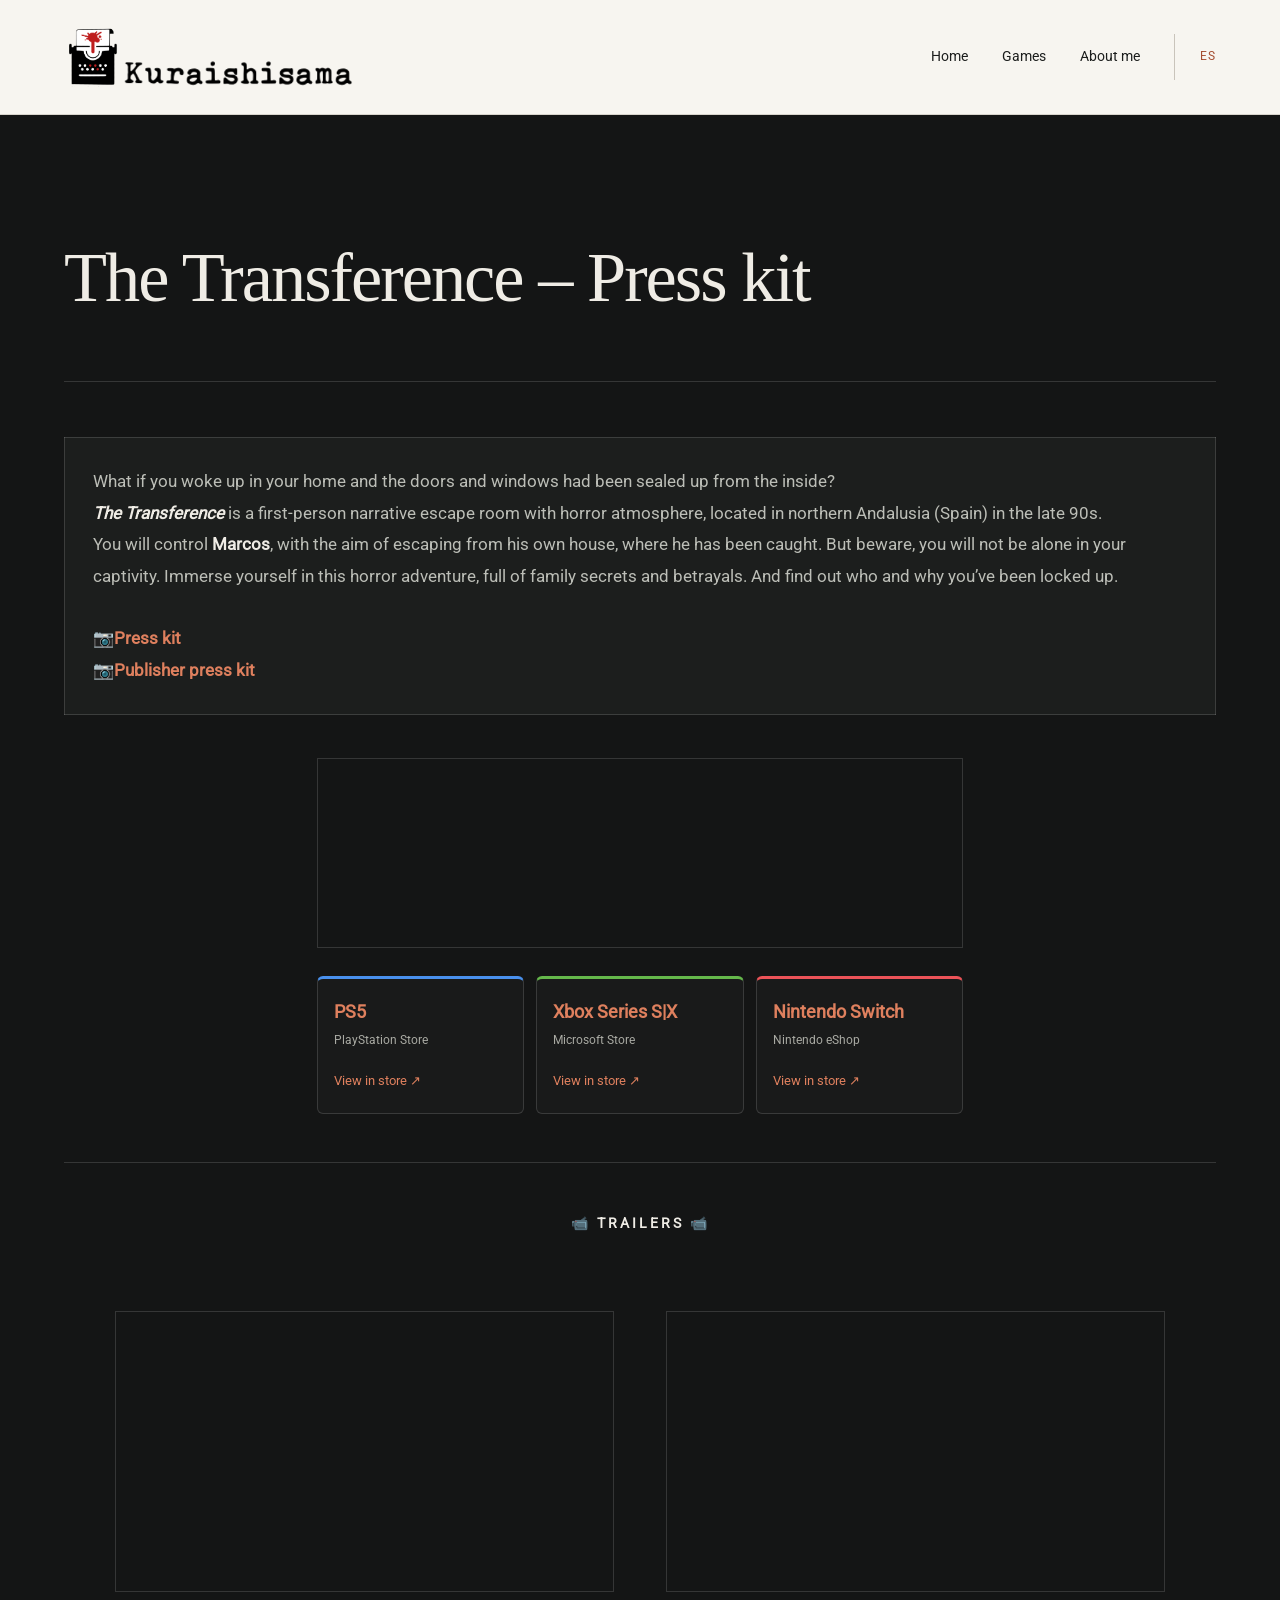
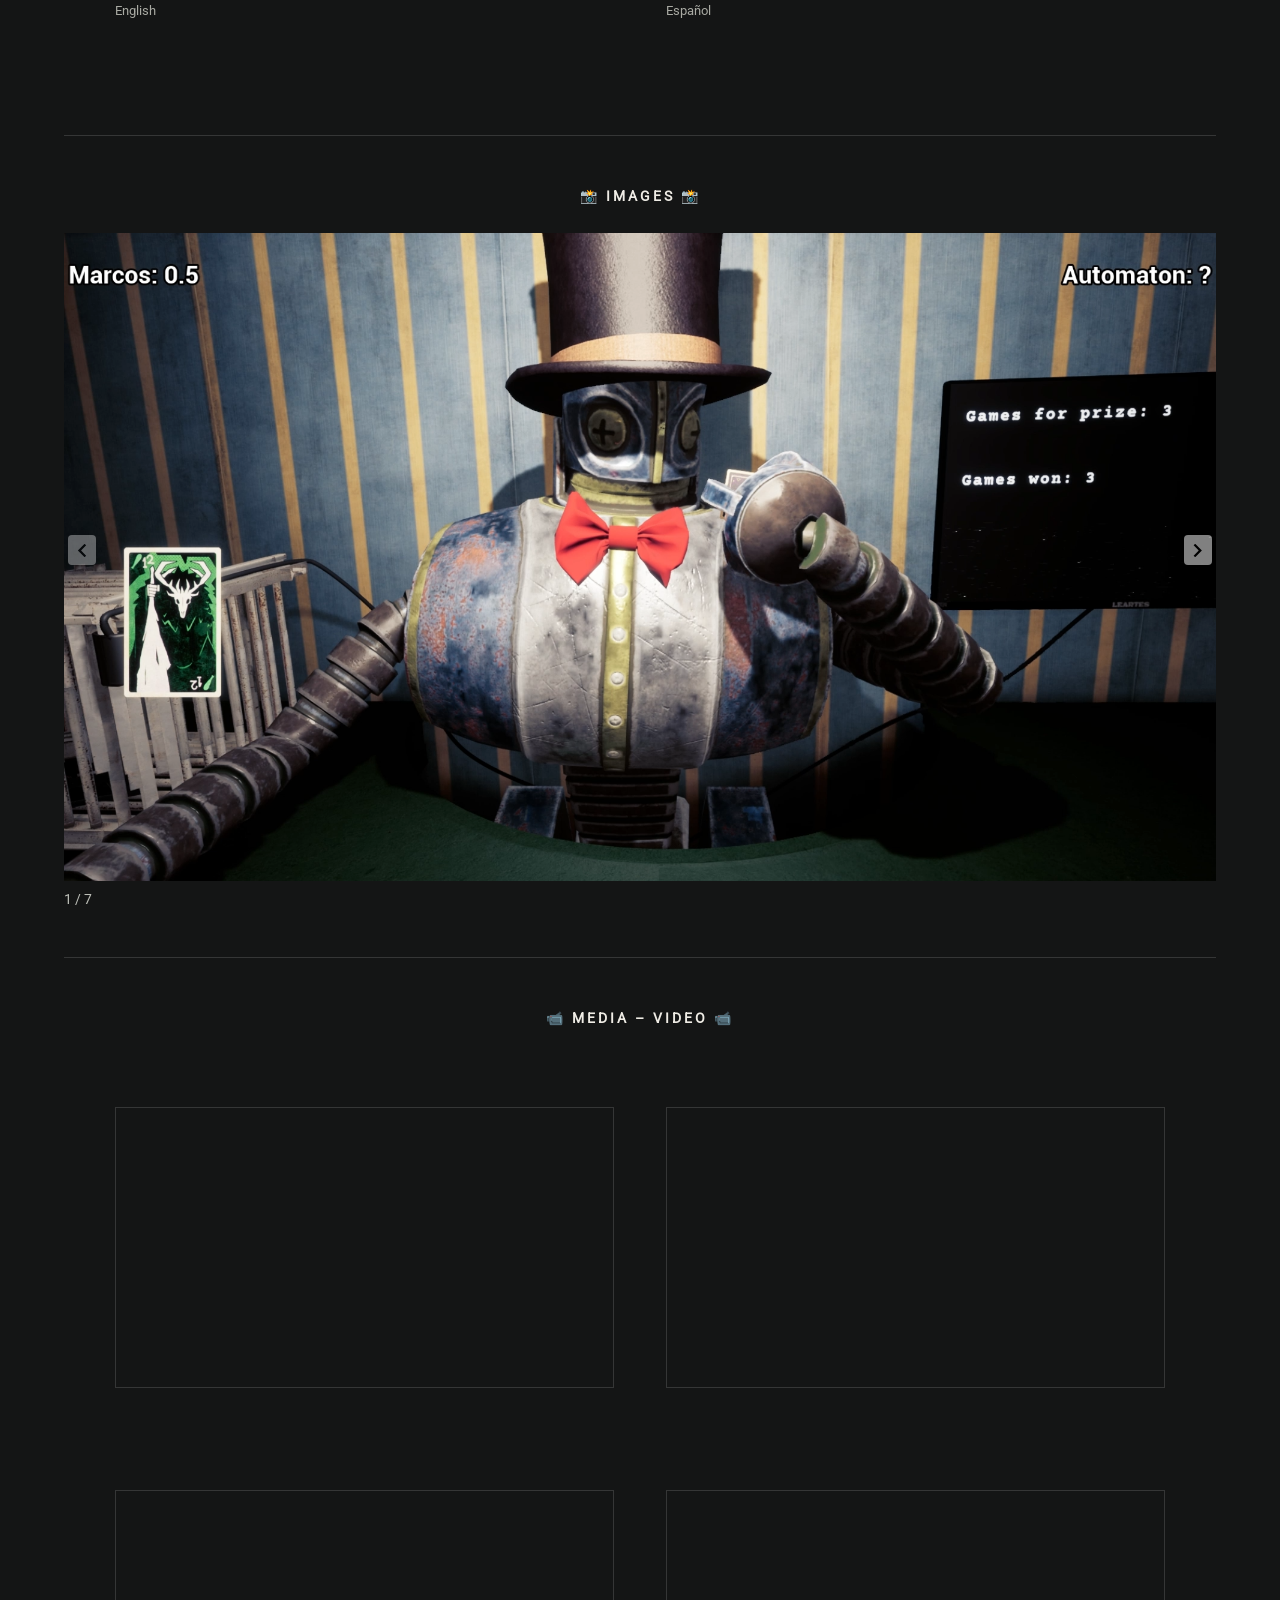
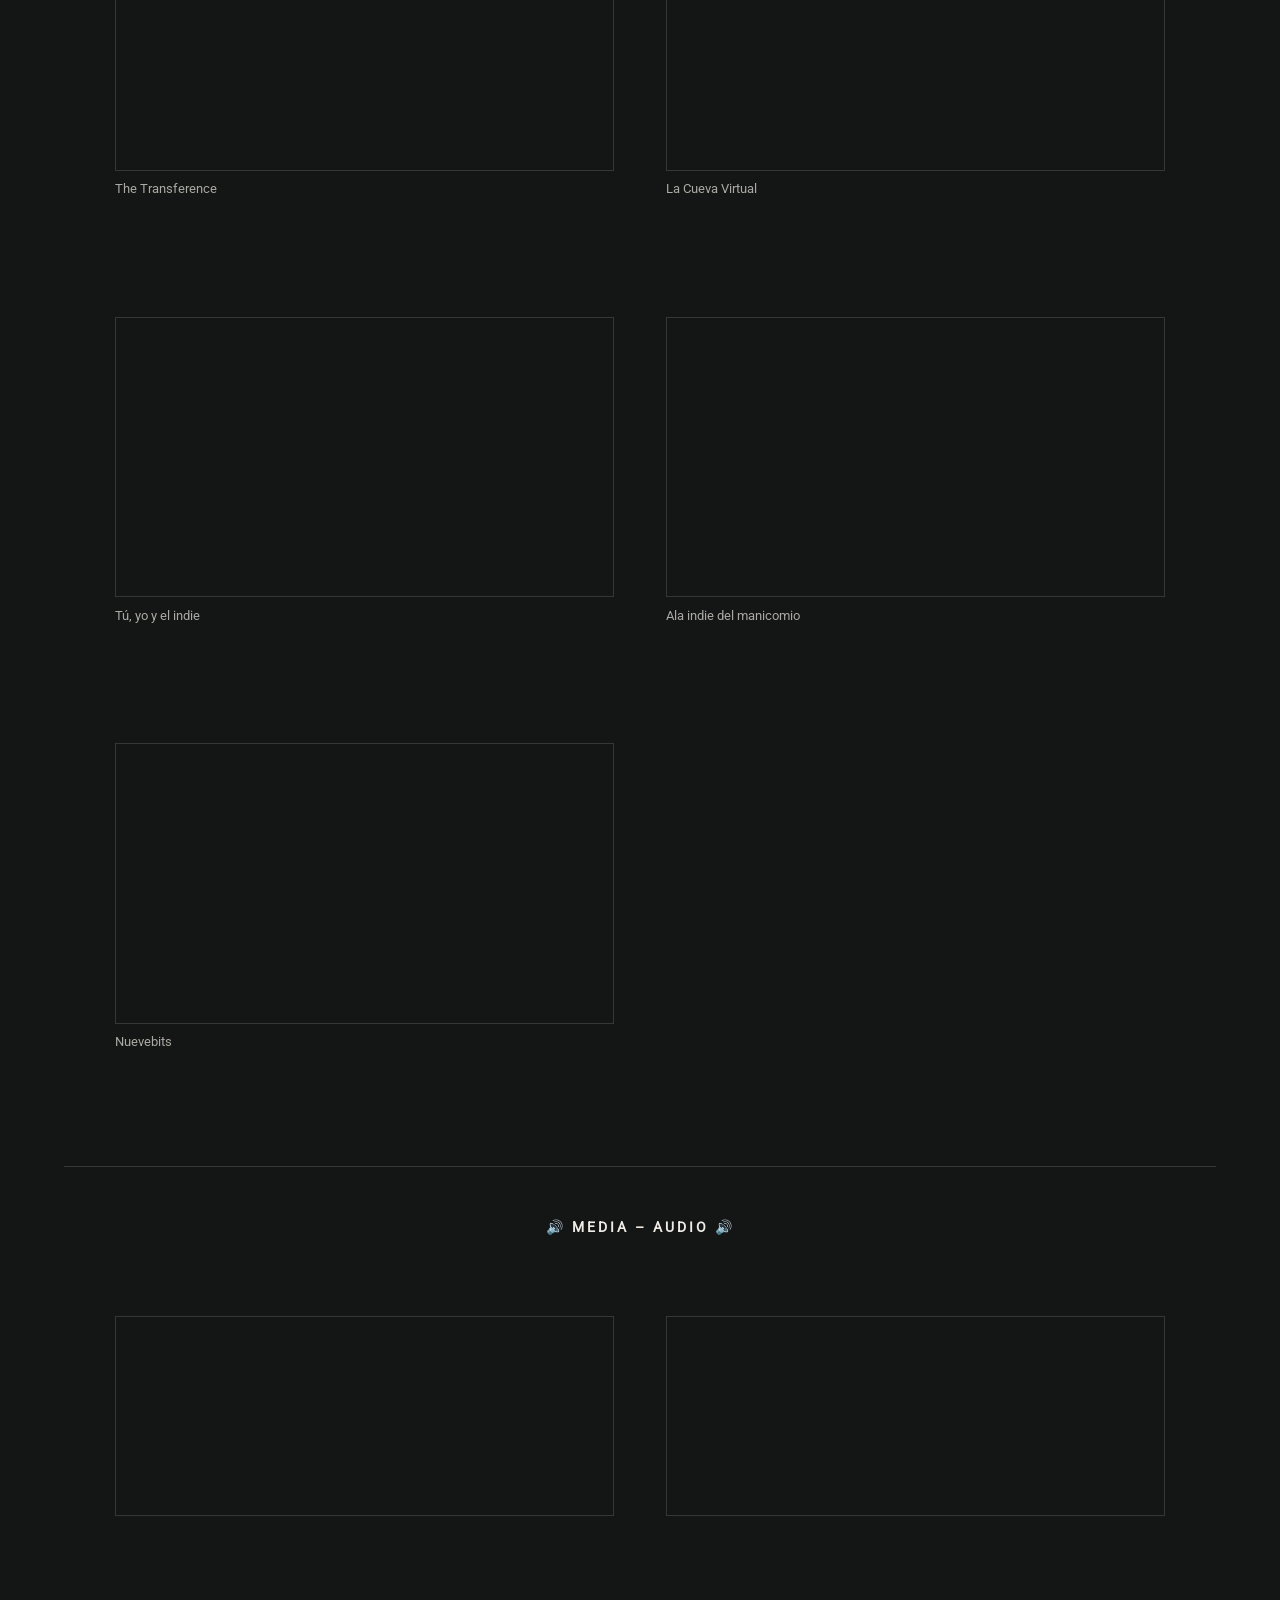
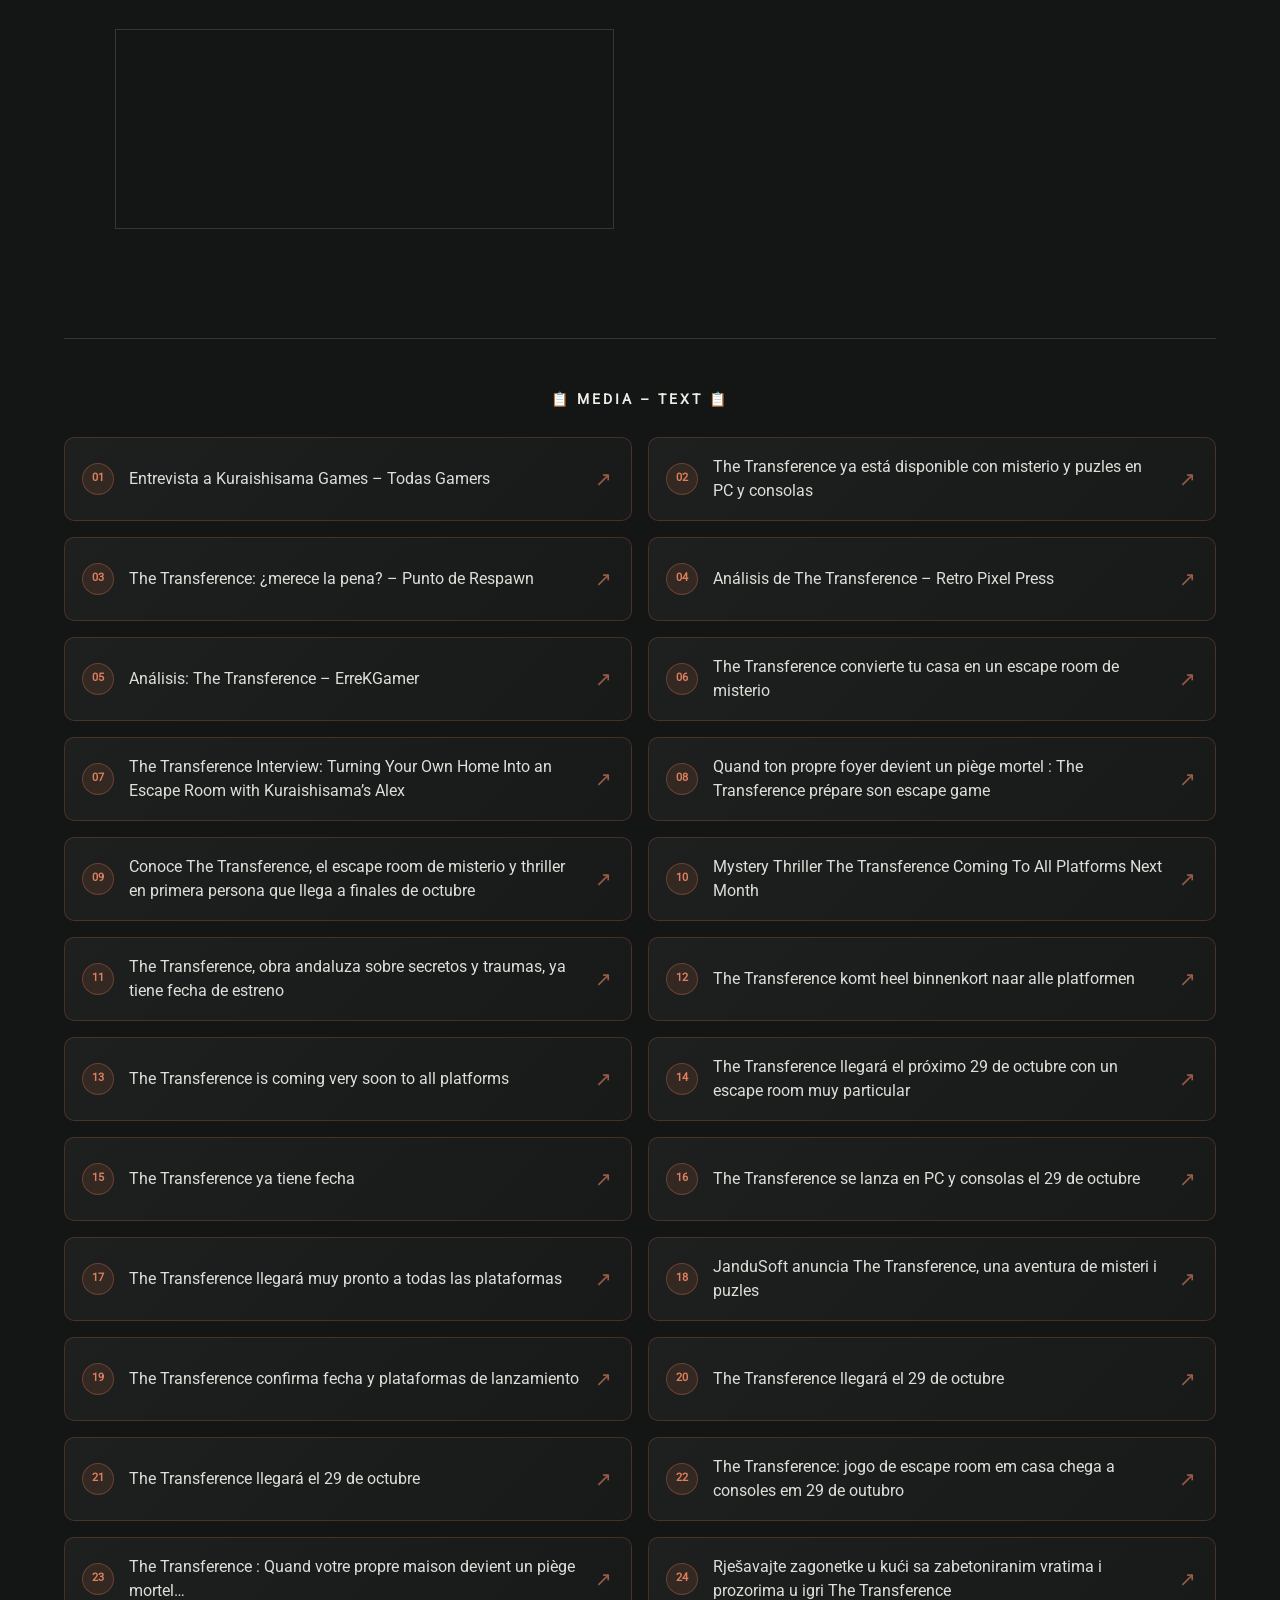
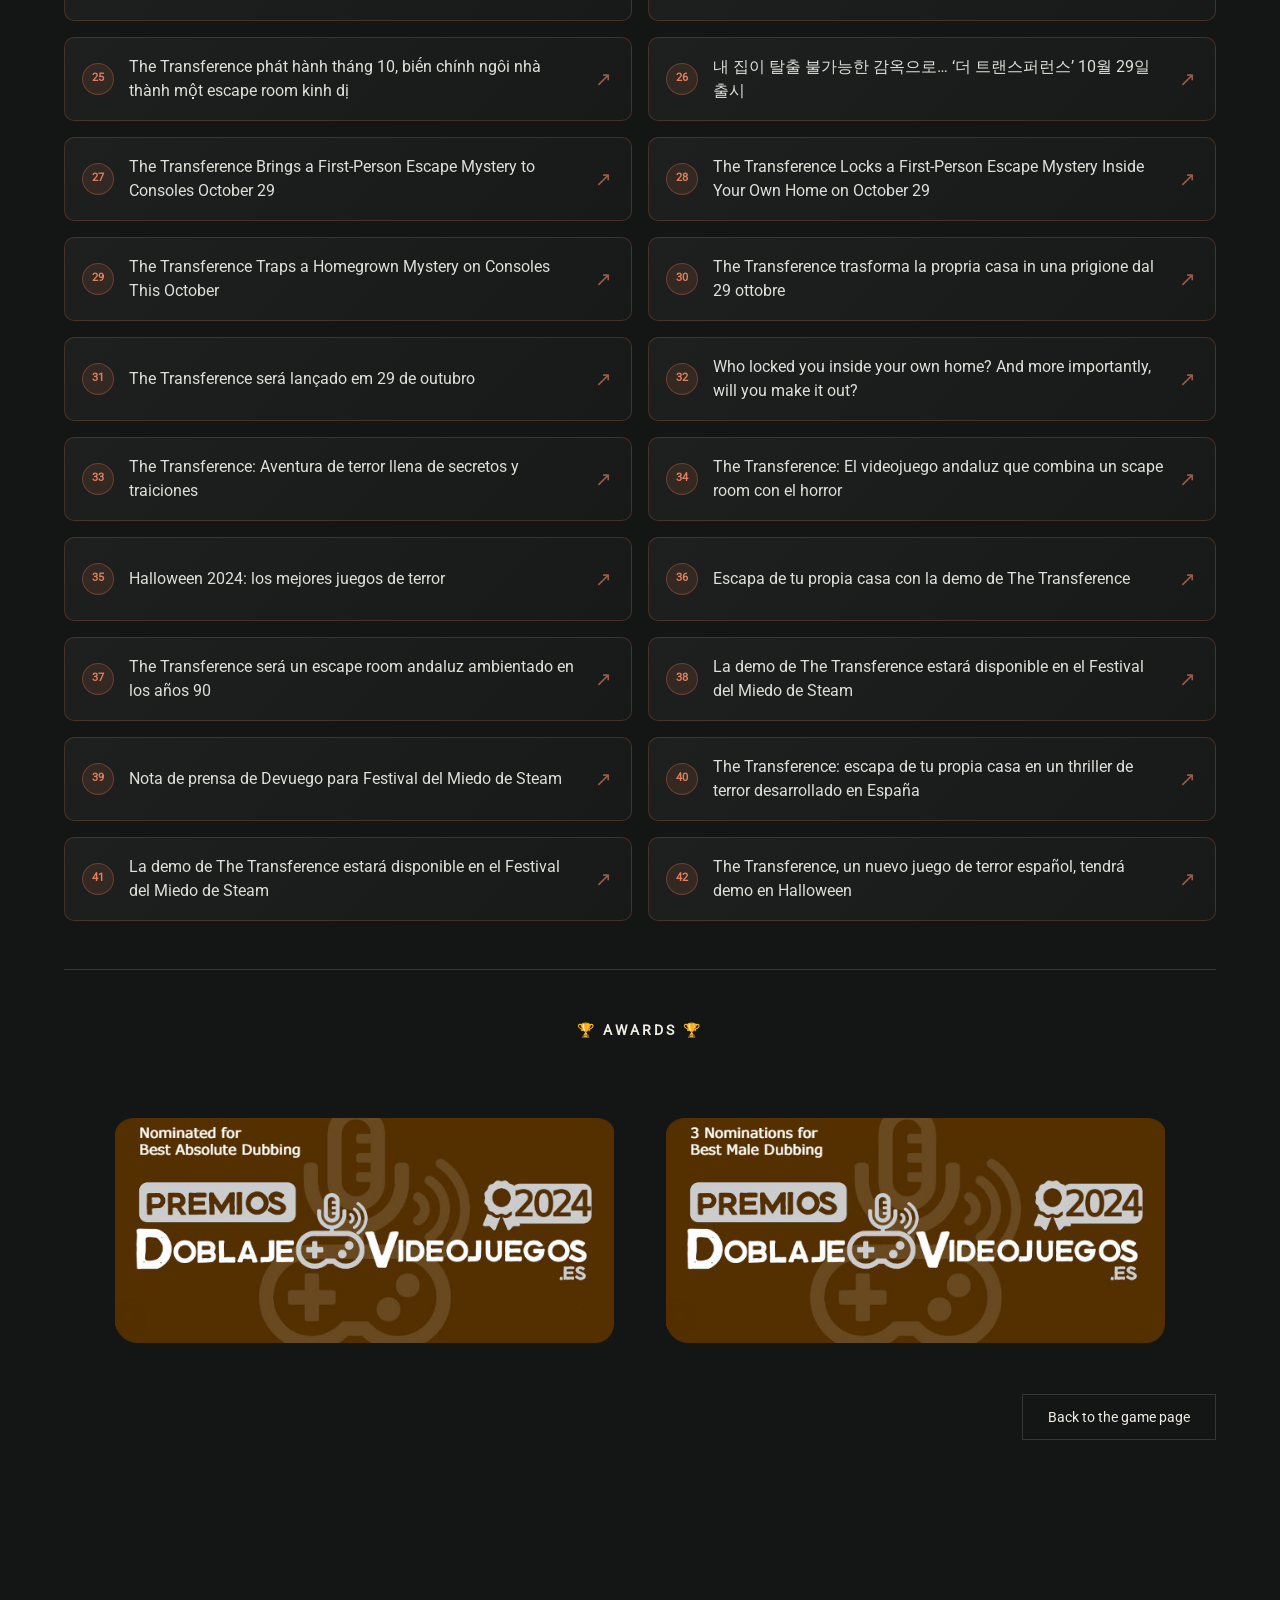
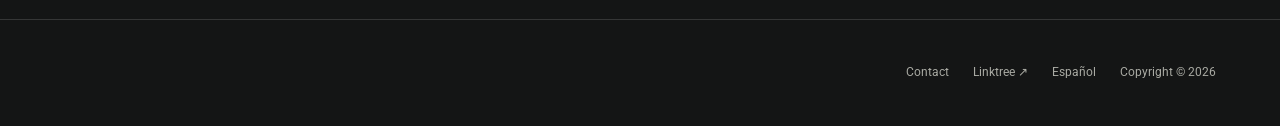
<file: the-transference-press-kit/index.html>
<!DOCTYPE html>
<html dir="ltr" lang="en-GB" prefix="og: https://ogp.me/ns#">
  <head>
<meta charset="utf-8"/>
<meta content="width=device-width, initial-scale=1" name="viewport"/>
<link href="https://gmpg.org/xfn/11" rel="profile"/>
<title>The Transference – Press kit</title>
<!-- All in One SEO 5.0.1.1 - aioseo.com -->
<meta content="TEASER English version Spanish version 📸 IMAGES 📸 La Cueva Virtual Tú, yo y el indie Ala indie del manicomio Nuevebits 🔊 MEDIA - AUDIO 🔊 📋 MEDIA - TEXT 📋 The Transference: Aventura de terror llena de secretos y traiciones The Transference: El videojuego andaluz que combina un scape room con el horror Halloween" name="description"/>
<meta content="max-image-preview:large" name="robots"/>
<link href="https://www.kuraishisama.com/the-transference-press-kit/" rel="canonical"/>
<meta content="All in One SEO (AIOSEO) 5.0.1.1" name="generator"/>
<meta content="en_GB" property="og:locale"/>
<meta content="- Solodev" property="og:site_name"/>
<meta content="article" property="og:type"/>
<meta content="The Transference – Press kit -" property="og:title"/>
<meta content="TEASER English version Spanish version 📸 IMAGES 📸 La Cueva Virtual Tú, yo y el indie Ala indie del manicomio Nuevebits 🔊 MEDIA - AUDIO 🔊 📋 MEDIA - TEXT 📋 The Transference: Aventura de terror llena de secretos y traiciones The Transference: El videojuego andaluz que combina un scape room con el horror Halloween" property="og:description"/>
<meta content="https://www.kuraishisama.com/the-transference-press-kit/" property="og:url"/>
<meta content="https://www.kuraishisama.com/media/brand/kuraishisama-logo.png" property="og:image"/>
<meta content="https://www.kuraishisama.com/media/brand/kuraishisama-logo.png" property="og:image:secure_url"/>
<meta content="2024-05-20T12:38:55+00:00" property="article:published_time"/>
<meta content="2026-08-21T17:35:56+00:00" property="article:modified_time"/>
<meta content="summary_large_image" name="twitter:card"/>
<meta content="@Kuraishisama" name="twitter:site"/>
<meta content="The Transference – Press kit -" name="twitter:title"/>
<meta content="TEASER English version Spanish version 📸 IMAGES 📸 La Cueva Virtual Tú, yo y el indie Ala indie del manicomio Nuevebits 🔊 MEDIA - AUDIO 🔊 📋 MEDIA - TEXT 📋 The Transference: Aventura de terror llena de secretos y traiciones The Transference: El videojuego andaluz que combina un scape room con el horror Halloween" name="twitter:description"/>
<meta content="@Kuraishisama" name="twitter:creator"/>
<meta content="https://www.kuraishisama.com/media/brand/kuraishisama-logo.png" name="twitter:image"/>
<script class="aioseo-schema" type="application/ld+json">
			{"@context":"https:\/\/schema.org","@graph":[{"@type":"BreadcrumbList","@id":"https:\/\/www.kuraishisama.com\/the-transference-press-kit\/#breadcrumblist","itemListElement":[{"@type":"ListItem","@id":"https:\/\/www.kuraishisama.com#listItem","position":1,"name":"Home","item":"https:\/\/www.kuraishisama.com","nextItem":{"@type":"ListItem","@id":"https:\/\/www.kuraishisama.com\/the-transference-press-kit\/#listItem","name":"The Transference &#8211; Press kit"}},{"@type":"ListItem","@id":"https:\/\/www.kuraishisama.com\/the-transference-press-kit\/#listItem","position":2,"name":"The Transference &#8211; Press kit","previousItem":{"@type":"ListItem","@id":"https:\/\/www.kuraishisama.com#listItem","name":"Home"}}]},{"@type":"Organization","@id":"https:\/\/www.kuraishisama.com\/#organization","name":"Kuraishisama.com","description":"Solodev","url":"https:\/\/www.kuraishisama.com\/","logo":{"@type":"ImageObject","url":"https:\/\/www.kuraishisama.com\/media\/brand\/kuraishisama-logo.png","@id":"https:\/\/www.kuraishisama.com\/the-transference-press-kit\/#organizationLogo","width":433,"height":86},"image":{"@id":"https:\/\/www.kuraishisama.com\/the-transference-press-kit\/#organizationLogo"},"sameAs":["https:\/\/twitter.com\/Kuraishisama"]},{"@type":"WebPage","@id":"https:\/\/www.kuraishisama.com\/the-transference-press-kit\/#webpage","url":"https:\/\/www.kuraishisama.com\/the-transference-press-kit\/","name":"The Transference \u2013 Press kit -","description":"TEASER English version Spanish version \ud83d\udcf8 IMAGES \ud83d\udcf8 La Cueva Virtual T\u00fa, yo y el indie Ala indie del manicomio Nuevebits \ud83d\udd0a MEDIA - AUDIO \ud83d\udd0a \ud83d\udccb MEDIA - TEXT \ud83d\udccb The Transference: Aventura de terror llena de secretos y traiciones The Transference: El videojuego andaluz que combina un scape room con el horror Halloween","inLanguage":"en-GB","isPartOf":{"@id":"https:\/\/www.kuraishisama.com\/#website"},"breadcrumb":{"@id":"https:\/\/www.kuraishisama.com\/the-transference-press-kit\/#breadcrumblist"},"datePublished":"2024-05-20T12:38:55+00:00","dateModified":"2026-08-21T17:35:56+00:00"},{"@type":"WebSite","@id":"https:\/\/www.kuraishisama.com\/#website","url":"https:\/\/www.kuraishisama.com\/","name":"Kuraishisama.com","description":"Solodev","inLanguage":"en-GB","publisher":{"@id":"https:\/\/www.kuraishisama.com\/#organization"}}]}
		</script>
<!-- All in One SEO -->
<!-- This site uses the Google Analytics by MonsterInsights plugin v11.2.0 - Using Analytics tracking - https://www.monsterinsights.com/ -->
<!-- / Google Analytics by MonsterInsights -->
<style id="wp-img-auto-sizes-contain-inline-css">
img:is([sizes=auto i],[sizes^="auto," i]){contain-intrinsic-size:3000px 1500px}
/*# sourceURL=wp-img-auto-sizes-contain-inline-css */
</style>
<link href="/styles/vendor/astra-base.css" id="astra-theme-css-css" media="all" rel="stylesheet"/>
<style id="astra-theme-css-inline-css">
:root{--ast-post-nav-space:0;--ast-container-default-xlg-padding:3em;--ast-container-default-lg-padding:3em;--ast-container-default-slg-padding:2em;--ast-container-default-md-padding:3em;--ast-container-default-sm-padding:3em;--ast-container-default-xs-padding:2.4em;--ast-container-default-xxs-padding:1.8em;--ast-code-block-background:#ECEFF3;--ast-comment-inputs-background:#F9FAFB;--ast-normal-container-width:1200px;--ast-narrow-container-width:750px;--ast-blog-title-font-weight:normal;--ast-blog-meta-weight:inherit;--ast-global-color-primary:var(--ast-global-color-5);--ast-global-color-secondary:var(--ast-global-color-4);--ast-global-color-alternate-background:var(--ast-global-color-7);--ast-global-color-subtle-background:var(--ast-global-color-6);--ast-bg-style-guide:var( --ast-global-color-secondary,var(--ast-global-color-5) );--ast-shadow-style-guide:0px 0px 4px 0 #00000057;--ast-global-dark-bg-style:#fff;--ast-global-dark-lfs:#fbfbfb;--ast-widget-bg-color:#fafafa;--ast-wc-container-head-bg-color:#fbfbfb;--ast-title-layout-bg:#eeeeee;--ast-search-border-color:#e7e7e7;--ast-lifter-hover-bg:#e6e6e6;--ast-gallery-block-color:#000;--srfm-color-input-label:var(--ast-global-color-2);}html{font-size:106.25%;}a{color:var(--ast-global-color-0);}a:hover,a:focus{color:var(--ast-global-color-1);}body,button,input,select,textarea,.ast-button,.ast-custom-button{font-family:'Roboto',sans-serif;font-weight:400;font-size:17px;font-size:1rem;line-height:var(--ast-body-line-height,1.65em);}blockquote{color:var(--ast-global-color-7);}h1,h2,h3,h4,h5,h6,.entry-content :where(h1,h2,h3,h4,h5,h6),.site-title,.site-title a{font-family:'Barlow Semi Condensed',sans-serif;font-weight:600;}.ast-site-identity .site-title a{color:var(--ast-global-color-2);}.site-title{display:block;}.site-header .site-description{font-size:15px;font-size:0.88235294117647rem;display:none;}.entry-title{font-size:26px;font-size:1.5294117647059rem;}.archive .ast-article-post .ast-article-inner,.blog .ast-article-post .ast-article-inner,.archive .ast-article-post .ast-article-inner:hover,.blog .ast-article-post .ast-article-inner:hover{overflow:hidden;}h1,.entry-content :where(h1){font-size:48px;font-size:2.8235294117647rem;font-weight:600;font-family:'Barlow Semi Condensed',sans-serif;line-height:1.4em;}h2,.entry-content :where(h2){font-size:38px;font-size:2.2352941176471rem;font-weight:600;font-family:'Barlow Semi Condensed',sans-serif;line-height:1.3em;}h3,.entry-content :where(h3){font-size:30px;font-size:1.7647058823529rem;font-weight:600;font-family:'Barlow Semi Condensed',sans-serif;line-height:1.3em;}h4,.entry-content :where(h4){font-size:24px;font-size:1.4117647058824rem;line-height:1.2em;font-weight:600;font-family:'Barlow Semi Condensed',sans-serif;}h5,.entry-content :where(h5){font-size:20px;font-size:1.1764705882353rem;line-height:1.2em;font-weight:600;font-family:'Barlow Semi Condensed',sans-serif;}h6,.entry-content :where(h6){font-size:17px;font-size:1rem;line-height:1.25em;font-weight:600;font-family:'Barlow Semi Condensed',sans-serif;}::selection{background-color:var(--ast-global-color-0);color:#ffffff;}body,h1,h2,h3,h4,h5,h6,.entry-title a,.entry-content :where(h1,h2,h3,h4,h5,h6){color:var(--ast-global-color-7);}.tagcloud a:hover,.tagcloud a:focus,.tagcloud a.current-item{color:#ffffff;border-color:var(--ast-global-color-0);background-color:var(--ast-global-color-0);}input:focus,input[type="text"]:focus,input[type="email"]:focus,input[type="url"]:focus,input[type="password"]:focus,input[type="reset"]:focus,input[type="search"]:focus,textarea:focus{border-color:var(--ast-global-color-0);}input[type="radio"]:checked,input[type=reset],input[type="checkbox"]:checked,input[type="checkbox"]:hover:checked,input[type="checkbox"]:focus:checked,input[type=range]::-webkit-slider-thumb{border-color:var(--ast-global-color-0);background-color:var(--ast-global-color-0);box-shadow:none;}.site-footer a:hover + .post-count,.site-footer a:focus + .post-count{background:var(--ast-global-color-0);border-color:var(--ast-global-color-0);}.single .nav-links .nav-previous,.single .nav-links .nav-next{color:var(--ast-global-color-0);}.entry-meta,.entry-meta *{line-height:1.45;color:var(--ast-global-color-0);}.entry-meta a:not(.ast-button):hover,.entry-meta a:not(.ast-button):hover *,.entry-meta a:not(.ast-button):focus,.entry-meta a:not(.ast-button):focus *,.page-links > .page-link,.page-links .page-link:hover,.post-navigation a:hover{color:var(--ast-global-color-1);}#cat option,.secondary .calendar_wrap thead a,.secondary .calendar_wrap thead a:visited{color:var(--ast-global-color-0);}.secondary .calendar_wrap #today,.ast-progress-val span{background:var(--ast-global-color-0);}.secondary a:hover + .post-count,.secondary a:focus + .post-count{background:var(--ast-global-color-0);border-color:var(--ast-global-color-0);}.calendar_wrap #today > a{color:#ffffff;}.page-links .page-link,.single .post-navigation a{color:var(--ast-global-color-0);}.ast-search-menu-icon .search-form button.search-submit{padding:0 4px;}.ast-search-menu-icon form.search-form{padding-right:0;}.ast-header-search .ast-search-menu-icon.ast-dropdown-active .search-form,.ast-header-search .ast-search-menu-icon.ast-dropdown-active .search-field:focus{transition:all 0.2s;}.search-form input.search-field:focus{outline:none;}.ast-mobile-header-content .ast-builder-layout-element:not(.ast-builder-menu):not(.ast-header-divider-element),.ast-mobile-popup-content .ast-builder-layout-element:not(.ast-builder-menu):not(.ast-header-divider-element){padding:15px 20px;}.ast-archive-title{color:var(--ast-global-color-5);}.widget-title,.widget .wp-block-heading{font-size:24px;font-size:1.4117647058824rem;color:var(--ast-global-color-5);}.ast-single-post .entry-content a,.ast-comment-content a:not(.ast-comment-edit-reply-wrap a){text-decoration:underline;}.ast-single-post .wp-block-button .wp-block-button__link,.ast-single-post .entry-content .uagb-tab a,.ast-single-post .entry-content .uagb-ifb-cta a,.ast-single-post .entry-content .wp-block-uagb-buttons a,.ast-single-post .entry-content .uabb-module-content a,.ast-single-post .entry-content .uagb-post-grid a,.ast-single-post .entry-content .uagb-timeline a,.ast-single-post .entry-content .uagb-toc__wrap a,.ast-single-post .entry-content .uagb-taxomony-box a,.entry-content .wp-block-latest-posts > li > a,.ast-single-post .entry-content .wp-block-file__button,a.ast-post-filter-single,.ast-single-post .wp-block-buttons .wp-block-button.is-style-outline .wp-block-button__link,.ast-single-post .ast-comment-content .comment-reply-link,.ast-single-post .ast-comment-content .comment-edit-link{text-decoration:none;}.ast-search-menu-icon.slide-search a:focus-visible:focus-visible,.astra-search-icon:focus-visible,#close:focus-visible,a:focus-visible,.ast-menu-toggle:focus-visible,.site .skip-link:focus-visible,.wp-block-loginout input:focus-visible,.wp-block-search.wp-block-search__button-inside .wp-block-search__inside-wrapper,.ast-header-navigation-arrow:focus-visible,.ast-orders-table__row .ast-orders-table__cell:focus-visible,a#ast-apply-coupon:focus-visible,#ast-apply-coupon:focus-visible,#close:focus-visible,.button.search-submit:focus-visible,#search_submit:focus,.normal-search:focus-visible,.ast-header-account-wrap:focus-visible,.astra-cart-drawer-close:focus,.ast-single-variation:focus,.ast-button:focus,.ast-builder-button-wrap:has(.ast-custom-button-link:focus),.ast-builder-button-wrap .ast-custom-button-link:focus{outline-style:dotted;outline-color:inherit;outline-width:thin;}input:focus,input[type="text"]:focus,input[type="email"]:focus,input[type="url"]:focus,input[type="password"]:focus,input[type="reset"]:focus,input[type="search"]:focus,input[type="number"]:focus,textarea:focus,.wp-block-search__input:focus,[data-section="section-header-mobile-trigger"] .ast-button-wrap .ast-mobile-menu-trigger-minimal:focus,.ast-mobile-popup-drawer.active .menu-toggle-close:focus,#ast-scroll-top:focus,#coupon_code:focus,#ast-coupon-code:focus{border-style:dotted;border-color:inherit;border-width:thin;}input{outline:none;}.ast-logo-title-inline .site-logo-img{padding-right:1em;}.site-logo-img img{ transition:all 0.2s linear;}body .ast-oembed-container *{position:absolute;top:0;width:100%;height:100%;left:0;}body .wp-block-embed-pocket-casts .ast-oembed-container *{position:unset;}.ast-single-post-featured-section + article {margin-top: 2em;}.site-content .ast-single-post-featured-section img {width: 100%;overflow: hidden;object-fit: cover;}.site > .ast-single-related-posts-container {margin-top: 0;}@media (min-width: 922px) {.ast-desktop .ast-container--narrow {max-width: var(--ast-narrow-container-width);margin: 0 auto;}}@media (max-width:921.99px){#ast-desktop-header{display:none;}}@media (min-width:922px){#ast-mobile-header{display:none;}}.wp-block-buttons.aligncenter{justify-content:center;}@media (max-width:921px){.ast-theme-transparent-header #primary,.ast-theme-transparent-header #secondary{padding:0;}}@media (max-width:921px){.ast-plain-container.ast-no-sidebar #primary{padding:0;}}.ast-plain-container.ast-no-sidebar #primary{margin-top:0;margin-bottom:0;}@media (min-width:1200px){.ast-plain-container.ast-no-sidebar #primary{margin-top:60px;margin-bottom:60px;}}.wp-block-button.is-style-outline .wp-block-button__link{border-color:var(--ast-global-color-0);}div.wp-block-button.is-style-outline > .wp-block-button__link:not(.has-text-color),div.wp-block-button.wp-block-button__link.is-style-outline:not(.has-text-color){color:var(--ast-global-color-0);}.wp-block-button.is-style-outline .wp-block-button__link:hover,.wp-block-buttons .wp-block-button.is-style-outline .wp-block-button__link:focus,.wp-block-buttons .wp-block-button.is-style-outline > .wp-block-button__link:not(.has-text-color):hover,.wp-block-buttons .wp-block-button.wp-block-button__link.is-style-outline:not(.has-text-color):hover{color:#ffffff;background-color:var(--ast-global-color-1);border-color:var(--ast-global-color-1);}.post-page-numbers.current .page-link,.ast-pagination .page-numbers.current{color:#ffffff;border-color:var(--ast-global-color-0);background-color:var(--ast-global-color-0);}.wp-block-button.is-style-outline .wp-block-button__link.wp-element-button,.ast-outline-button{border-color:var(--ast-global-color-0);font-family:inherit;font-weight:500;font-size:16px;font-size:0.94117647058824rem;line-height:1em;}.wp-block-buttons .wp-block-button.is-style-outline > .wp-block-button__link:not(.has-text-color),.wp-block-buttons .wp-block-button.wp-block-button__link.is-style-outline:not(.has-text-color),.ast-outline-button{color:var(--ast-global-color-0);}.wp-block-button.is-style-outline .wp-block-button__link:hover,.wp-block-buttons .wp-block-button.is-style-outline .wp-block-button__link:focus,.wp-block-buttons .wp-block-button.is-style-outline > .wp-block-button__link:not(.has-text-color):hover,.wp-block-buttons .wp-block-button.wp-block-button__link.is-style-outline:not(.has-text-color):hover,.ast-outline-button:hover,.ast-outline-button:focus,.wp-block-uagb-buttons-child .uagb-buttons-repeater.ast-outline-button:hover,.wp-block-uagb-buttons-child .uagb-buttons-repeater.ast-outline-button:focus{color:#ffffff;background-color:var(--ast-global-color-1);border-color:var(--ast-global-color-1);}.wp-block-button .wp-block-button__link.wp-element-button.is-style-outline:not(.has-background),.wp-block-button.is-style-outline>.wp-block-button__link.wp-element-button:not(.has-background),.ast-outline-button{background-color:transparent;}.entry-content[data-ast-blocks-layout] > figure{margin-bottom:1em;}h1.widget-title{font-weight:600;}h2.widget-title{font-weight:600;}h3.widget-title{font-weight:600;}#page{display:flex;flex-direction:column;min-height:100vh;}.ast-404-layout-1 h1.page-title{color:var(--ast-global-color-2);}.single .post-navigation a{line-height:1em;height:inherit;}.error-404 .page-sub-title{font-size:1.5rem;font-weight:inherit;}.search .site-content .content-area .search-form{margin-bottom:0;}#page .site-content{flex-grow:1;}.widget{margin-bottom:1.25em;}#secondary li{line-height:1.5em;}#secondary .wp-block-group h2{margin-bottom:0.7em;}#secondary h2{font-size:1.7rem;}.ast-separate-container .ast-article-post,.ast-separate-container .ast-article-single,.ast-separate-container .comment-respond{padding:3em;}.ast-separate-container .ast-article-single .ast-article-single{padding:0;}.ast-article-single .wp-block-post-template-is-layout-grid{padding-left:0;}.ast-separate-container .comments-title,.ast-narrow-container .comments-title{padding:1.5em 2em;}.ast-page-builder-template .comment-form-textarea,.ast-comment-formwrap .ast-grid-common-col{padding:0;}.ast-comment-formwrap{padding:0;display:inline-flex;column-gap:20px;width:100%;margin-left:0;margin-right:0;}.comments-area textarea#comment:focus,.comments-area textarea#comment:active,.comments-area .ast-comment-formwrap input[type="text"]:focus,.comments-area .ast-comment-formwrap input[type="text"]:active {box-shadow:none;outline:none;}.archive.ast-page-builder-template .entry-header{margin-top:2em;}.ast-page-builder-template .ast-comment-formwrap{width:100%;}.entry-title{margin-bottom:0.5em;}.ast-archive-description p{font-size:inherit;font-weight:inherit;line-height:inherit;}.ast-separate-container .ast-comment-list li.depth-1,.hentry{margin-bottom:2em;}@media (min-width:921px){.ast-left-sidebar.ast-page-builder-template #secondary,.archive.ast-right-sidebar.ast-page-builder-template .site-main{padding-left:20px;padding-right:20px;}}@media (max-width:544px){.ast-comment-formwrap.ast-row{column-gap:10px;display:inline-block;}#ast-commentform .ast-grid-common-col{position:relative;width:100%;}}@media (min-width:1201px){.ast-separate-container .ast-article-post,.ast-separate-container .ast-article-single,.ast-separate-container .ast-author-box,.ast-separate-container .ast-404-layout-1,.ast-separate-container .no-results{padding:3em;}}@media (max-width:921px){.ast-left-sidebar #content > .ast-container{display:flex;flex-direction:column-reverse;width:100%;}}@media (min-width:922px){.ast-separate-container.ast-right-sidebar #primary,.ast-separate-container.ast-left-sidebar #primary{border:0;}.search-no-results.ast-separate-container #primary{margin-bottom:4em;}}.wp-block-button .wp-block-button__link{color:#ffffff;}.wp-block-button .wp-block-button__link:hover,.wp-block-button .wp-block-button__link:focus{color:#ffffff;background-color:var(--ast-global-color-1);border-color:var(--ast-global-color-1);}.wp-block-button .wp-block-button__link,.wp-block-search .wp-block-search__button,body .wp-block-file .wp-block-file__button{border-color:var(--ast-global-color-0);background-color:var(--ast-global-color-0);color:#ffffff;font-family:inherit;font-weight:500;line-height:1em;font-size:16px;font-size:0.94117647058824rem;padding-top:15px;padding-right:30px;padding-bottom:15px;padding-left:30px;}@media (max-width:921px){.wp-block-button .wp-block-button__link,.wp-block-search .wp-block-search__button,body .wp-block-file .wp-block-file__button{padding-top:14px;padding-right:28px;padding-bottom:14px;padding-left:28px;}}@media (max-width:544px){.wp-block-button .wp-block-button__link,.wp-block-search .wp-block-search__button,body .wp-block-file .wp-block-file__button{padding-top:12px;padding-right:24px;padding-bottom:12px;padding-left:24px;}}.menu-toggle,button,.ast-button,.ast-custom-button,.button,input#submit,input[type="button"],input[type="submit"],input[type="reset"],form[CLASS*="wp-block-search__"].wp-block-search .wp-block-search__inside-wrapper .wp-block-search__button,body .wp-block-file .wp-block-file__button,.search .search-submit{border-style:solid;border-top-width:0;border-right-width:0;border-left-width:0;border-bottom-width:0;color:#ffffff;border-color:var(--ast-global-color-0);background-color:var(--ast-global-color-0);padding-top:15px;padding-right:30px;padding-bottom:15px;padding-left:30px;font-family:inherit;font-weight:500;font-size:16px;font-size:0.94117647058824rem;line-height:1em;}button:focus,.menu-toggle:hover,button:hover,.ast-button:hover,.ast-custom-button:hover .button:hover,.ast-custom-button:hover ,input[type=reset]:hover,input[type=reset]:focus,input#submit:hover,input#submit:focus,input[type="button"]:hover,input[type="button"]:focus,input[type="submit"]:hover,input[type="submit"]:focus,form[CLASS*="wp-block-search__"].wp-block-search .wp-block-search__inside-wrapper .wp-block-search__button:hover,form[CLASS*="wp-block-search__"].wp-block-search .wp-block-search__inside-wrapper .wp-block-search__button:focus,body .wp-block-file .wp-block-file__button:hover,body .wp-block-file .wp-block-file__button:focus{color:#ffffff;background-color:var(--ast-global-color-1);border-color:var(--ast-global-color-1);}form[CLASS*="wp-block-search__"].wp-block-search .wp-block-search__inside-wrapper .wp-block-search__button.has-icon{padding-top:calc(15px - 3px);padding-right:calc(30px - 3px);padding-bottom:calc(15px - 3px);padding-left:calc(30px - 3px);}@media (max-width:921px){.menu-toggle,button,.ast-button,.ast-custom-button,.button,input#submit,input[type="button"],input[type="submit"],input[type="reset"],form[CLASS*="wp-block-search__"].wp-block-search .wp-block-search__inside-wrapper .wp-block-search__button,body .wp-block-file .wp-block-file__button,.search .search-submit{padding-top:14px;padding-right:28px;padding-bottom:14px;padding-left:28px;}}@media (max-width:544px){.menu-toggle,button,.ast-button,.ast-custom-button,.button,input#submit,input[type="button"],input[type="submit"],input[type="reset"],form[CLASS*="wp-block-search__"].wp-block-search .wp-block-search__inside-wrapper .wp-block-search__button,body .wp-block-file .wp-block-file__button,.search .search-submit{padding-top:12px;padding-right:24px;padding-bottom:12px;padding-left:24px;}}@media (max-width:921px){.ast-mobile-header-stack .main-header-bar .ast-search-menu-icon{display:inline-block;}.ast-header-break-point.ast-header-custom-item-outside .ast-mobile-header-stack .main-header-bar .ast-search-icon{margin:0;}.ast-comment-avatar-wrap img{max-width:2.5em;}.ast-comment-meta{padding:0 1.8888em 1.3333em;}.ast-separate-container .ast-comment-list li.depth-1{padding:1.5em 2.14em;}.ast-separate-container .comment-respond{padding:2em 2.14em;}}@media (min-width:544px){.ast-container{max-width:100%;}}@media (max-width:544px){.ast-separate-container .ast-article-post,.ast-separate-container .ast-article-single,.ast-separate-container .comments-title,.ast-separate-container .ast-archive-description{padding:1.5em 1em;}.ast-separate-container #content .ast-container{padding-left:0.54em;padding-right:0.54em;}.ast-separate-container .ast-comment-list .bypostauthor{padding:.5em;}.ast-search-menu-icon.ast-dropdown-active .search-field{width:170px;}} #ast-mobile-header .ast-site-header-cart-li a{pointer-events:none;}.ast-separate-container{background-image:none;}@media (max-width:921px){.widget-title{font-size:24px;font-size:1.4117647058824rem;}body,button,input,select,textarea,.ast-button,.ast-custom-button{font-size:17px;font-size:1rem;}#secondary,#secondary button,#secondary input,#secondary select,#secondary textarea{font-size:17px;font-size:1rem;}.site-title{display:block;}.site-header .site-description{display:none;}h1,.entry-content :where(h1){font-size:40px;}h2,.entry-content :where(h2){font-size:32px;}h3,.entry-content :where(h3){font-size:26px;}h4,.entry-content :where(h4){font-size:20px;font-size:1.1764705882353rem;}h5,.entry-content :where(h5){font-size:17px;font-size:1rem;}h6,.entry-content :where(h6){font-size:15px;font-size:0.88235294117647rem;}}@media (max-width:544px){.widget-title{font-size:24px;font-size:1.4117647058824rem;}body,button,input,select,textarea,.ast-button,.ast-custom-button{font-size:17px;font-size:1rem;}#secondary,#secondary button,#secondary input,#secondary select,#secondary textarea{font-size:17px;font-size:1rem;}.site-title{display:block;}.site-header .site-description{display:none;}h1,.entry-content :where(h1){font-size:32px;}h2,.entry-content :where(h2){font-size:25px;}h3,.entry-content :where(h3){font-size:22px;}h4,.entry-content :where(h4){font-size:18px;font-size:1.0588235294118rem;}h5,.entry-content :where(h5){font-size:15px;font-size:0.88235294117647rem;}h6,.entry-content :where(h6){font-size:13px;font-size:0.76470588235294rem;}}@media (max-width:544px){html{font-size:106.25%;}}@media (min-width:922px){.ast-container{max-width:1240px;}}@media (min-width:922px){.site-content .ast-container{display:flex;}}@media (max-width:921px){.site-content .ast-container{flex-direction:column;}}@media (min-width:922px){.main-header-menu .sub-menu .menu-item.ast-left-align-sub-menu:hover > .sub-menu,.main-header-menu .sub-menu .menu-item.ast-left-align-sub-menu.focus > .sub-menu{margin-left:-0px;}}.entry-content li > p{margin-bottom:0;}.site .comments-area{padding-bottom:3em;}.wp-block-file {display: flex;align-items: center;flex-wrap: wrap;justify-content: space-between;}.wp-block-pullquote {border: none;}.wp-block-pullquote blockquote::before {content: "\201D";font-family: "Helvetica",sans-serif;display: flex;transform: rotate( 180deg );font-size: 6rem;font-style: normal;line-height: 1;font-weight: bold;align-items: center;justify-content: center;}.has-text-align-right > blockquote::before {justify-content: flex-start;}.has-text-align-left > blockquote::before {justify-content: flex-end;}figure.wp-block-pullquote.is-style-solid-color blockquote {max-width: 100%;text-align: inherit;}:root {--wp--custom--ast-default-block-top-padding: 3em;--wp--custom--ast-default-block-right-padding: 3em;--wp--custom--ast-default-block-bottom-padding: 3em;--wp--custom--ast-default-block-left-padding: 3em;--wp--custom--ast-container-width: 1200px;--wp--custom--ast-content-width-size: 1200px;--wp--custom--ast-wide-width-size: calc(1200px + var(--wp--custom--ast-default-block-left-padding) + var(--wp--custom--ast-default-block-right-padding));}.ast-narrow-container {--wp--custom--ast-content-width-size: 750px;--wp--custom--ast-wide-width-size: 750px;}@media(max-width: 921px) {:root {--wp--custom--ast-default-block-top-padding: 3em;--wp--custom--ast-default-block-right-padding: 2em;--wp--custom--ast-default-block-bottom-padding: 3em;--wp--custom--ast-default-block-left-padding: 2em;}}@media(max-width: 544px) {:root {--wp--custom--ast-default-block-top-padding: 3em;--wp--custom--ast-default-block-right-padding: 1.5em;--wp--custom--ast-default-block-bottom-padding: 3em;--wp--custom--ast-default-block-left-padding: 1.5em;}}.entry-content > .wp-block-group,.entry-content > .wp-block-cover,.entry-content > .wp-block-columns {padding-top: var(--wp--custom--ast-default-block-top-padding);padding-right: var(--wp--custom--ast-default-block-right-padding);padding-bottom: var(--wp--custom--ast-default-block-bottom-padding);padding-left: var(--wp--custom--ast-default-block-left-padding);}.ast-plain-container.ast-no-sidebar .entry-content > .alignfull,.ast-page-builder-template .ast-no-sidebar .entry-content > .alignfull {margin-left: calc( -50vw + 50%);margin-right: calc( -50vw + 50%);max-width: 100vw;width: 100vw;}.ast-plain-container.ast-no-sidebar .entry-content .alignfull .alignfull,.ast-page-builder-template.ast-no-sidebar .entry-content .alignfull .alignfull,.ast-plain-container.ast-no-sidebar .entry-content .alignfull .alignwide,.ast-page-builder-template.ast-no-sidebar .entry-content .alignfull .alignwide,.ast-plain-container.ast-no-sidebar .entry-content .alignwide .alignfull,.ast-page-builder-template.ast-no-sidebar .entry-content .alignwide .alignfull,.ast-plain-container.ast-no-sidebar .entry-content .alignwide .alignwide,.ast-page-builder-template.ast-no-sidebar .entry-content .alignwide .alignwide,.ast-plain-container.ast-no-sidebar .entry-content .wp-block-column .alignfull,.ast-page-builder-template.ast-no-sidebar .entry-content .wp-block-column .alignfull,.ast-plain-container.ast-no-sidebar .entry-content .wp-block-column .alignwide,.ast-page-builder-template.ast-no-sidebar .entry-content .wp-block-column .alignwide {margin-left: auto;margin-right: auto;width: 100%;}[data-ast-blocks-layout] .wp-block-separator:not(.is-style-dots) {height: 0;}[data-ast-blocks-layout] .wp-block-separator {margin: 20px auto;}[data-ast-blocks-layout] .wp-block-separator:not(.is-style-wide):not(.is-style-dots) {max-width: 100px;}[data-ast-blocks-layout] .wp-block-separator.has-background {padding: 0;}.entry-content[data-ast-blocks-layout] > * {max-width: var(--wp--custom--ast-content-width-size);margin-left: auto;margin-right: auto;}.entry-content[data-ast-blocks-layout] > .alignwide {max-width: var(--wp--custom--ast-wide-width-size);}.entry-content[data-ast-blocks-layout] .alignfull {max-width: none;}.entry-content .wp-block-columns {margin-bottom: 0;}blockquote {margin: 1.5em;border-color: rgba(0,0,0,0.05);}.wp-block-quote:not(.has-text-align-right):not(.has-text-align-center) {border-left: 5px solid rgba(0,0,0,0.05);}.has-text-align-right > blockquote,blockquote.has-text-align-right {border-right: 5px solid rgba(0,0,0,0.05);}.has-text-align-left > blockquote,blockquote.has-text-align-left {border-left: 5px solid rgba(0,0,0,0.05);}.wp-block-site-tagline,.wp-block-latest-posts .read-more {margin-top: 15px;}.wp-block-loginout p label {display: block;}.wp-block-loginout p:not(.login-remember):not(.login-submit) input {width: 100%;}.wp-block-loginout input:focus {border-color: transparent;}.wp-block-loginout input:focus {outline: thin dotted;}.entry-content .wp-block-media-text .wp-block-media-text__content {padding: 0 0 0 8%;}.entry-content .wp-block-media-text.has-media-on-the-right .wp-block-media-text__content {padding: 0 8% 0 0;}.entry-content .wp-block-media-text.has-background .wp-block-media-text__content {padding: 8%;}.entry-content .wp-block-cover:not([class*="background-color"]):not(.has-text-color.has-link-color) .wp-block-cover__inner-container,.entry-content .wp-block-cover:not([class*="background-color"]) .wp-block-cover-image-text,.entry-content .wp-block-cover:not([class*="background-color"]) .wp-block-cover-text,.entry-content .wp-block-cover-image:not([class*="background-color"]) .wp-block-cover__inner-container,.entry-content .wp-block-cover-image:not([class*="background-color"]) .wp-block-cover-image-text,.entry-content .wp-block-cover-image:not([class*="background-color"]) .wp-block-cover-text {color: var(--ast-global-color-primary,var(--ast-global-color-5));}.wp-block-loginout .login-remember input {width: 1.1rem;height: 1.1rem;margin: 0 5px 4px 0;vertical-align: middle;}.wp-block-latest-posts > li > *:first-child,.wp-block-latest-posts:not(.is-grid) > li:first-child {margin-top: 0;}.entry-content > .wp-block-buttons,.entry-content > .wp-block-uagb-buttons {margin-bottom: 1.5em;}.wp-block-search__inside-wrapper .wp-block-search__input {padding: 0 10px;color: var(--ast-global-color-3);background: var(--ast-global-color-primary,var(--ast-global-color-5));border-color: var(--ast-border-color);}.wp-block-latest-posts .read-more {margin-bottom: 1.5em;}.wp-block-search__no-button .wp-block-search__inside-wrapper .wp-block-search__input {padding-top: 5px;padding-bottom: 5px;}.wp-block-latest-posts .wp-block-latest-posts__post-date,.wp-block-latest-posts .wp-block-latest-posts__post-author {font-size: 1rem;}.wp-block-latest-posts > li > *,.wp-block-latest-posts:not(.is-grid) > li {margin-top: 12px;margin-bottom: 12px;}.ast-page-builder-template .entry-content[data-ast-blocks-layout] > .alignwide:where(:not(.uagb-is-root-container):not(.spectra-is-root-container)) > * {max-width: var(--wp--custom--ast-wide-width-size);}.ast-page-builder-template .entry-content[data-ast-blocks-layout] > .inherit-container-width > *,.ast-page-builder-template .entry-content[data-ast-blocks-layout] > *:not(.wp-block-group):where(:not(.uagb-is-root-container):not(.spectra-is-root-container)) > *,.entry-content[data-ast-blocks-layout] > .wp-block-cover .wp-block-cover__inner-container {max-width: var(--wp--custom--ast-content-width-size) ;margin-left: auto;margin-right: auto;}.ast-page-builder-template .entry-content[data-ast-blocks-layout] > *,.ast-page-builder-template .entry-content[data-ast-blocks-layout] > .alignfull:where(:not(.wp-block-group):not(.uagb-is-root-container):not(.spectra-is-root-container)) > * {max-width: none;}.entry-content[data-ast-blocks-layout] .wp-block-cover:not(.alignleft):not(.alignright) {width: auto;}@media(max-width: 1200px) {.ast-separate-container .entry-content > .alignfull,.ast-separate-container .entry-content[data-ast-blocks-layout] > .alignwide,.ast-plain-container .entry-content[data-ast-blocks-layout] > .alignwide,.ast-plain-container .entry-content .alignfull {margin-left: calc(-1 * min(var(--ast-container-default-xlg-padding),20px)) ;margin-right: calc(-1 * min(var(--ast-container-default-xlg-padding),20px));}}@media(min-width: 1201px) {.ast-separate-container .entry-content > .alignfull {margin-left: calc(-1 * var(--ast-container-default-xlg-padding) );margin-right: calc(-1 * var(--ast-container-default-xlg-padding) );}.ast-separate-container .entry-content[data-ast-blocks-layout] > .alignwide,.ast-plain-container .entry-content[data-ast-blocks-layout] > .alignwide {margin-left: calc(-1 * var(--wp--custom--ast-default-block-left-padding) );margin-right: calc(-1 * var(--wp--custom--ast-default-block-right-padding) );}}@media(min-width: 921px) {.ast-separate-container .entry-content .wp-block-group.alignwide:not(.inherit-container-width) > :where(:not(.alignleft):not(.alignright)),.ast-plain-container .entry-content .wp-block-group.alignwide:not(.inherit-container-width) > :where(:not(.alignleft):not(.alignright)) {max-width: calc( var(--wp--custom--ast-content-width-size) + 80px );}.ast-plain-container.ast-right-sidebar .entry-content[data-ast-blocks-layout] .alignfull,.ast-plain-container.ast-left-sidebar .entry-content[data-ast-blocks-layout] .alignfull {margin-left: -60px;margin-right: -60px;}}@media(min-width: 544px) {.entry-content > .alignleft {margin-right: 20px;}.entry-content > .alignright {margin-left: 20px;}}@media (max-width:544px){.wp-block-columns .wp-block-column:not(:last-child){margin-bottom:20px;}.wp-block-latest-posts{margin:0;}}@media( max-width: 600px ) {.entry-content .wp-block-media-text .wp-block-media-text__content,.entry-content .wp-block-media-text.has-media-on-the-right .wp-block-media-text__content {padding: 8% 0 0;}.entry-content .wp-block-media-text.has-background .wp-block-media-text__content {padding: 8%;}}.ast-page-builder-template .entry-header {padding-left: 0;}.ast-narrow-container .site-content .wp-block-uagb-image--align-full .wp-block-uagb-image__figure {max-width: 100%;margin-left: auto;margin-right: auto;}.entry-content ul,.entry-content ol {padding: revert;margin: revert;}.entry-content ul.wc-block-product-template{padding: 0;}:root .has-ast-global-color-0-color{color:var(--ast-global-color-0);}:root .has-ast-global-color-0-background-color{background-color:var(--ast-global-color-0);}:root .wp-block-button .has-ast-global-color-0-color{color:var(--ast-global-color-0);}:root .wp-block-button .has-ast-global-color-0-background-color{background-color:var(--ast-global-color-0);}:root .has-ast-global-color-1-color{color:var(--ast-global-color-1);}:root .has-ast-global-color-1-background-color{background-color:var(--ast-global-color-1);}:root .wp-block-button .has-ast-global-color-1-color{color:var(--ast-global-color-1);}:root .wp-block-button .has-ast-global-color-1-background-color{background-color:var(--ast-global-color-1);}:root .has-ast-global-color-2-color{color:var(--ast-global-color-2);}:root .has-ast-global-color-2-background-color{background-color:var(--ast-global-color-2);}:root .wp-block-button .has-ast-global-color-2-color{color:var(--ast-global-color-2);}:root .wp-block-button .has-ast-global-color-2-background-color{background-color:var(--ast-global-color-2);}:root .has-ast-global-color-3-color{color:var(--ast-global-color-3);}:root .has-ast-global-color-3-background-color{background-color:var(--ast-global-color-3);}:root .wp-block-button .has-ast-global-color-3-color{color:var(--ast-global-color-3);}:root .wp-block-button .has-ast-global-color-3-background-color{background-color:var(--ast-global-color-3);}:root .has-ast-global-color-4-color{color:var(--ast-global-color-4);}:root .has-ast-global-color-4-background-color{background-color:var(--ast-global-color-4);}:root .wp-block-button .has-ast-global-color-4-color{color:var(--ast-global-color-4);}:root .wp-block-button .has-ast-global-color-4-background-color{background-color:var(--ast-global-color-4);}:root .has-ast-global-color-5-color{color:var(--ast-global-color-5);}:root .has-ast-global-color-5-background-color{background-color:var(--ast-global-color-5);}:root .wp-block-button .has-ast-global-color-5-color{color:var(--ast-global-color-5);}:root .wp-block-button .has-ast-global-color-5-background-color{background-color:var(--ast-global-color-5);}:root .has-ast-global-color-6-color{color:var(--ast-global-color-6);}:root .has-ast-global-color-6-background-color{background-color:var(--ast-global-color-6);}:root .wp-block-button .has-ast-global-color-6-color{color:var(--ast-global-color-6);}:root .wp-block-button .has-ast-global-color-6-background-color{background-color:var(--ast-global-color-6);}:root .has-ast-global-color-7-color{color:var(--ast-global-color-7);}:root .has-ast-global-color-7-background-color{background-color:var(--ast-global-color-7);}:root .wp-block-button .has-ast-global-color-7-color{color:var(--ast-global-color-7);}:root .wp-block-button .has-ast-global-color-7-background-color{background-color:var(--ast-global-color-7);}:root .has-ast-global-color-8-color{color:var(--ast-global-color-8);}:root .has-ast-global-color-8-background-color{background-color:var(--ast-global-color-8);}:root .wp-block-button .has-ast-global-color-8-color{color:var(--ast-global-color-8);}:root .wp-block-button .has-ast-global-color-8-background-color{background-color:var(--ast-global-color-8);}:root{--ast-global-color-0:#046bd2;--ast-global-color-1:#045cb4;--ast-global-color-2:#1e293b;--ast-global-color-3:#334155;--ast-global-color-4:#f9fafb;--ast-global-color-5:#FFFFFF;--ast-global-color-6:#e2e8f0;--ast-global-color-7:#cbd5e1;--ast-global-color-8:#94a3b8;}:root {--ast-border-color : var(--ast-global-color-6);}.ast-single-entry-banner {-js-display: flex;display: flex;flex-direction: column;justify-content: center;text-align: center;position: relative;background: var(--ast-title-layout-bg);}.ast-single-entry-banner[data-banner-layout="layout-1"] {max-width: 1200px;background: inherit;padding: 20px 0;}.ast-single-entry-banner[data-banner-width-type="custom"] {margin: 0 auto;width: 100%;}.ast-single-entry-banner + .site-content .entry-header {margin-bottom: 0;}.site .ast-author-avatar {--ast-author-avatar-size: ;}a.ast-underline-text {text-decoration: underline;}.ast-container > .ast-terms-link {position: relative;display: block;}a.ast-button.ast-badge-tax {padding: 4px 8px;border-radius: 3px;font-size: inherit;}header.entry-header{text-align:left;}header.entry-header .entry-title{font-weight:600;font-size:32px;font-size:1.8823529411765rem;}header.entry-header > *:not(:last-child){margin-bottom:10px;}@media (max-width:921px){header.entry-header{text-align:left;}}@media (max-width:544px){header.entry-header{text-align:left;}}.ast-archive-entry-banner {-js-display: flex;display: flex;flex-direction: column;justify-content: center;text-align: center;position: relative;background: var(--ast-title-layout-bg);}.ast-archive-entry-banner[data-banner-width-type="custom"] {margin: 0 auto;width: 100%;}.ast-archive-entry-banner[data-banner-layout="layout-1"] {background: inherit;padding: 20px 0;text-align: left;}body.archive .ast-archive-description{max-width:1200px;width:100%;text-align:left;padding-top:3em;padding-right:3em;padding-bottom:3em;padding-left:3em;}body.archive .ast-archive-description .ast-archive-title,body.archive .ast-archive-description .ast-archive-title *{font-weight:600;font-size:32px;font-size:1.8823529411765rem;}body.archive .ast-archive-description > *:not(:last-child){margin-bottom:10px;}@media (max-width:921px){body.archive .ast-archive-description{text-align:left;}}@media (max-width:544px){body.archive .ast-archive-description{text-align:left;}}.ast-breadcrumbs .trail-browse,.ast-breadcrumbs .trail-items,.ast-breadcrumbs .trail-items li{display:inline-block;margin:0;padding:0;border:none;background:inherit;text-indent:0;text-decoration:none;}.ast-breadcrumbs .trail-browse{font-size:inherit;font-style:inherit;font-weight:inherit;color:inherit;}.ast-breadcrumbs .trail-items{list-style:none;}.trail-items li::after{padding:0 0.3em;content:"\00bb";}.trail-items li:last-of-type::after{display:none;}h1,h2,h3,h4,h5,h6,.entry-content :where(h1,h2,h3,h4,h5,h6){color:var(--ast-global-color-5);}.entry-title a{color:var(--ast-global-color-5);}@media (max-width:921px){.ast-builder-grid-row-container.ast-builder-grid-row-tablet-3-firstrow .ast-builder-grid-row > *:first-child,.ast-builder-grid-row-container.ast-builder-grid-row-tablet-3-lastrow .ast-builder-grid-row > *:last-child{grid-column:1 / -1;}}@media (max-width:544px){.ast-builder-grid-row-container.ast-builder-grid-row-mobile-3-firstrow .ast-builder-grid-row > *:first-child,.ast-builder-grid-row-container.ast-builder-grid-row-mobile-3-lastrow .ast-builder-grid-row > *:last-child{grid-column:1 / -1;}}.ast-builder-layout-element .ast-site-identity{margin-top:0px;margin-bottom:0px;margin-left:0px;margin-right:0px;}.ast-builder-layout-element[data-section="title_tagline"]{display:flex;}@media (max-width:921.99px){.ast-header-break-point .ast-builder-layout-element[data-section="title_tagline"]{display:flex;}}@media (max-width:544px){.ast-header-break-point .ast-builder-layout-element[data-section="title_tagline"]{display:flex;}}.ast-builder-menu-1{font-family:inherit;font-weight:inherit;}.ast-builder-menu-1 .menu-item > .menu-link{color:var(--ast-global-color-3);}.ast-builder-menu-1 .menu-item > .ast-menu-toggle{color:var(--ast-global-color-3);}.ast-builder-menu-1 .menu-link:hover,.ast-builder-menu-1 .main-header-menu > .menu-item:hover > .menu-link,.ast-builder-menu-1 .inline-on-mobile .ast-menu-toggle:hover,.ast-builder-menu-1 .inline-on-mobile .main-header-menu > .menu-item:hover > .ast-menu-toggle{color:var(--ast-global-color-1);}.ast-builder-menu-1 .ast-menu-toggle:hover,.ast-builder-menu-1 .main-header-menu > .menu-item:hover > .ast-menu-toggle{color:var(--ast-global-color-1);}.ast-builder-menu-1 .menu-item.current-menu-item > .menu-link,.ast-builder-menu-1 .inline-on-mobile .menu-item.current-menu-item > .ast-menu-toggle,.ast-builder-menu-1 .current-menu-ancestor > .menu-link{color:var(--ast-global-color-1);}.ast-builder-menu-1 .menu-item.current-menu-item > .ast-menu-toggle{color:var(--ast-global-color-1);}.ast-builder-menu-1 .sub-menu,.ast-builder-menu-1 .inline-on-mobile .sub-menu{border-top-width:2px;border-bottom-width:0px;border-right-width:0px;border-left-width:0px;border-color:var(--ast-global-color-0);border-style:solid;}.ast-builder-menu-1 .sub-menu .sub-menu{top:-2px;}.ast-builder-menu-1 .main-header-menu > .menu-item > .sub-menu,.ast-builder-menu-1 .main-header-menu > .menu-item > .astra-full-megamenu-wrapper{margin-top:0px;}.ast-desktop .ast-builder-menu-1 .main-header-menu > .menu-item > .sub-menu:before,.ast-desktop .ast-builder-menu-1 .main-header-menu > .menu-item > .astra-full-megamenu-wrapper:before{height:calc( 0px + 2px + 5px );}.ast-desktop .ast-builder-menu-1 .menu-item .sub-menu .menu-link{border-style:none;}@media (max-width:921px){.ast-header-break-point .ast-builder-menu-1 .menu-item.menu-item-has-children > .ast-menu-toggle{top:0;}.ast-builder-menu-1 .inline-on-mobile .menu-item.menu-item-has-children > .ast-menu-toggle{right:-15px;}.ast-builder-menu-1 .menu-item-has-children > .menu-link:after{content:unset;}.ast-builder-menu-1 .main-header-menu > .menu-item > .sub-menu,.ast-builder-menu-1 .main-header-menu > .menu-item > .astra-full-megamenu-wrapper{margin-top:0;}}@media (max-width:544px){.ast-header-break-point .ast-builder-menu-1 .menu-item.menu-item-has-children > .ast-menu-toggle{top:0;}.ast-builder-menu-1 .main-header-menu > .menu-item > .sub-menu,.ast-builder-menu-1 .main-header-menu > .menu-item > .astra-full-megamenu-wrapper{margin-top:0;}}.ast-builder-menu-1{display:flex;}@media (max-width:921.99px){.ast-header-break-point .ast-builder-menu-1{display:flex;}}@media (max-width:544px){.ast-header-break-point .ast-builder-menu-1{display:flex;}}.main-header-bar .main-header-bar-navigation .ast-search-icon {display: block;z-index: 4;position: relative;}.ast-search-icon .ast-icon {z-index: 4;}.ast-search-icon {z-index: 4;position: relative;line-height: normal;}.main-header-bar .ast-search-menu-icon .search-form {background-color: #ffffff;}.ast-search-menu-icon.ast-dropdown-active.slide-search .search-form {visibility: visible;opacity: 1;}.ast-search-menu-icon .search-form {border: 1px solid var(--ast-search-border-color);line-height: normal;padding: 0 3em 0 0;border-radius: 2px;display: inline-block;-webkit-backface-visibility: hidden;backface-visibility: hidden;position: relative;color: inherit;background-color: #fff;}.ast-search-menu-icon .astra-search-icon {-js-display: flex;display: flex;line-height: normal;}.ast-search-menu-icon .astra-search-icon:focus {outline: none;}.ast-search-menu-icon .search-field {border: none;background-color: transparent;transition: all .3s;border-radius: inherit;color: inherit;font-size: inherit;width: 0;color: #757575;}.ast-search-menu-icon .search-submit {display: none;background: none;border: none;font-size: 1.3em;color: #757575;}.ast-search-menu-icon.ast-dropdown-active {visibility: visible;opacity: 1;position: relative;}.ast-search-menu-icon.ast-dropdown-active .search-field,.ast-dropdown-active.ast-search-menu-icon.slide-search input.search-field {width: 235px;}.ast-header-search .ast-search-menu-icon.slide-search .search-form,.ast-header-search .ast-search-menu-icon.ast-inline-search .search-form {-js-display: flex;display: flex;align-items: center;}.ast-search-menu-icon.ast-inline-search .search-field {width : 100%;padding : 0.60em;padding-right : 5.5em;transition: all 0.2s;}.site-header-section-left .ast-search-menu-icon.slide-search .search-form {padding-left: 2em;padding-right: unset;left: -1em;right: unset;}.site-header-section-left .ast-search-menu-icon.slide-search .search-form .search-field {margin-right: unset;}.ast-search-menu-icon.slide-search .search-form {-webkit-backface-visibility: visible;backface-visibility: visible;visibility: hidden;opacity: 0;transition: all .2s;position: absolute;z-index: 3;right: -1em;top: 50%;transform: translateY(-50%);}.ast-header-search .ast-search-menu-icon .search-form .search-field:-ms-input-placeholder,.ast-header-search .ast-search-menu-icon .search-form .search-field:-ms-input-placeholder{opacity:0.5;}.ast-header-search .ast-search-menu-icon.slide-search .search-form,.ast-header-search .ast-search-menu-icon.ast-inline-search .search-form{-js-display:flex;display:flex;align-items:center;}.ast-builder-layout-element.ast-header-search{height:auto;}.ast-header-search .astra-search-icon{font-size:18px;}@media (max-width:921px){.ast-header-search .astra-search-icon{font-size:18px;}}@media (max-width:544px){.ast-header-search .astra-search-icon{font-size:18px;}}.ast-header-search{display:flex;}@media (max-width:921.99px){.ast-header-break-point .ast-header-search{display:flex;}}@media (max-width:544px){.ast-header-break-point .ast-header-search{display:flex;}}.site-below-footer-wrap{padding-top:20px;padding-bottom:20px;}.site-below-footer-wrap[data-section="section-below-footer-builder"]{background-color:var(--ast-global-color-5);background-image:none;min-height:80px;border-style:solid;border-width:0px;border-top-width:1px;border-top-color:var(--ast-global-color-subtle-background,var(--ast-global-color-6));}.site-below-footer-wrap[data-section="section-below-footer-builder"] .ast-builder-grid-row{max-width:100%;padding-left:35px;padding-right:35px;}.site-below-footer-wrap[data-section="section-below-footer-builder"] .ast-builder-grid-row,.site-below-footer-wrap[data-section="section-below-footer-builder"] .site-footer-section{align-items:center;}.site-below-footer-wrap[data-section="section-below-footer-builder"].ast-footer-row-inline .site-footer-section{display:flex;margin-bottom:0;}.ast-builder-grid-row-3-equal .ast-builder-grid-row{grid-template-columns:repeat( 3,1fr );}@media (max-width:921px){.site-below-footer-wrap[data-section="section-below-footer-builder"].ast-footer-row-tablet-inline .site-footer-section{display:flex;margin-bottom:0;}.site-below-footer-wrap[data-section="section-below-footer-builder"].ast-footer-row-tablet-stack .site-footer-section{display:block;margin-bottom:10px;}.ast-builder-grid-row-container.ast-builder-grid-row-tablet-3-equal .ast-builder-grid-row{grid-template-columns:repeat( 3,1fr );}}@media (max-width:544px){.site-below-footer-wrap[data-section="section-below-footer-builder"].ast-footer-row-mobile-inline .site-footer-section{display:flex;margin-bottom:0;}.site-below-footer-wrap[data-section="section-below-footer-builder"].ast-footer-row-mobile-stack .site-footer-section{display:block;margin-bottom:10px;}.ast-builder-grid-row-container.ast-builder-grid-row-mobile-full .ast-builder-grid-row{grid-template-columns:1fr;}}.site-below-footer-wrap[data-section="section-below-footer-builder"]{display:grid;}@media (max-width:921.99px){.ast-header-break-point .site-below-footer-wrap[data-section="section-below-footer-builder"]{display:grid;}}@media (max-width:544px){.ast-header-break-point .site-below-footer-wrap[data-section="section-below-footer-builder"]{display:grid;}}.ast-footer-copyright{text-align:center;}.ast-footer-copyright.site-footer-focus-item {color:var(--ast-global-color-3);}@media (max-width:921px){.ast-footer-copyright{text-align:center;}}@media (max-width:544px){.ast-footer-copyright{text-align:center;}}.ast-footer-copyright.site-footer-focus-item {font-size:16px;font-size:0.94117647058824rem;}.ast-footer-copyright.ast-builder-layout-element{display:flex;}@media (max-width:921.99px){.ast-header-break-point .ast-footer-copyright.ast-builder-layout-element{display:flex;}}@media (max-width:544px){.ast-header-break-point .ast-footer-copyright.ast-builder-layout-element{display:flex;}}.ast-social-stack-desktop .ast-builder-social-element,.ast-social-stack-tablet .ast-builder-social-element,.ast-social-stack-mobile .ast-builder-social-element {margin-top: 6px;margin-bottom: 6px;}.social-show-label-true .ast-builder-social-element {width: auto;padding: 0 0.4em;}[data-section^="section-fb-social-icons-"] .footer-social-inner-wrap {text-align: center;}.ast-footer-social-wrap {width: 100%;}.ast-footer-social-wrap .ast-builder-social-element:first-child {margin-left: 0;}.ast-footer-social-wrap .ast-builder-social-element:last-child {margin-right: 0;}.ast-header-social-wrap .ast-builder-social-element:first-child {margin-left: 0;}.ast-header-social-wrap .ast-builder-social-element:last-child {margin-right: 0;}.ast-builder-social-element {line-height: 1;color: var(--ast-global-color-2);background: transparent;vertical-align: middle;transition: all 0.01s;margin-left: 6px;margin-right: 6px;justify-content: center;align-items: center;}.ast-builder-social-element .social-item-label {padding-left: 6px;}.ast-footer-social-1-wrap .ast-builder-social-element svg{width:18px;height:18px;}[data-section="section-fb-social-icons-1"] .footer-social-inner-wrap{text-align:center;}@media (max-width:921px){[data-section="section-fb-social-icons-1"] .footer-social-inner-wrap{text-align:center;}}@media (max-width:544px){[data-section="section-fb-social-icons-1"] .footer-social-inner-wrap{text-align:center;}}.ast-builder-layout-element[data-section="section-fb-social-icons-1"]{display:flex;}@media (max-width:921.99px){.ast-header-break-point .ast-builder-layout-element[data-section="section-fb-social-icons-1"]{display:flex;}}@media (max-width:544px){.ast-header-break-point .ast-builder-layout-element[data-section="section-fb-social-icons-1"]{display:flex;}}.footer-widget-area.widget-area.site-footer-focus-item{width:auto;}.ast-footer-row-inline .footer-widget-area.widget-area.site-footer-focus-item{width:100%;}.ast-header-break-point .main-header-bar{border-bottom-width:1px;}@media (min-width:922px){.main-header-bar{border-bottom-width:1px;}}.main-header-menu .menu-item, #astra-footer-menu .menu-item, .main-header-bar .ast-masthead-custom-menu-items{-js-display:flex;display:flex;-webkit-box-pack:center;-webkit-justify-content:center;-moz-box-pack:center;-ms-flex-pack:center;justify-content:center;-webkit-box-orient:vertical;-webkit-box-direction:normal;-webkit-flex-direction:column;-moz-box-orient:vertical;-moz-box-direction:normal;-ms-flex-direction:column;flex-direction:column;}.main-header-menu > .menu-item > .menu-link, #astra-footer-menu > .menu-item > .menu-link{height:100%;-webkit-box-align:center;-webkit-align-items:center;-moz-box-align:center;-ms-flex-align:center;align-items:center;-js-display:flex;display:flex;}.ast-header-break-point .main-navigation ul .menu-item .menu-link .icon-arrow:first-of-type svg{top:.2em;margin-top:0px;margin-left:0px;width:.65em;transform:translate(0, -2px) rotateZ(270deg);}.ast-mobile-popup-content .ast-submenu-expanded > .ast-menu-toggle{transform:rotateX(180deg);overflow-y:auto;}@media (min-width:922px){.ast-builder-menu .main-navigation > ul > li:last-child a{margin-right:0;}}.ast-separate-container .ast-article-inner{background-color:transparent;background-image:none;}.ast-separate-container .ast-article-post{background-color:#000000;background-image:none;}@media (max-width:921px){.ast-separate-container .ast-article-post{background-color:#000000;background-image:none;}}@media (max-width:544px){.ast-separate-container .ast-article-post{background-color:#000000;background-image:none;}}.ast-separate-container .ast-article-single:not(.ast-related-post), .ast-separate-container .error-404, .ast-separate-container .no-results, .single.ast-separate-container .site-main .ast-author-meta, .ast-separate-container .related-posts-title-wrapper, .ast-separate-container .comments-count-wrapper, .ast-box-layout.ast-plain-container .site-content, .ast-padded-layout.ast-plain-container .site-content, .ast-separate-container .ast-archive-description, .ast-separate-container .comments-area .comment-respond, .ast-separate-container .comments-area .ast-comment-list li, .ast-separate-container .comments-area .comments-title{background-color:#000000;background-image:none;}@media (max-width:921px){.ast-separate-container .ast-article-single:not(.ast-related-post), .ast-separate-container .error-404, .ast-separate-container .no-results, .single.ast-separate-container .site-main .ast-author-meta, .ast-separate-container .related-posts-title-wrapper, .ast-separate-container .comments-count-wrapper, .ast-box-layout.ast-plain-container .site-content, .ast-padded-layout.ast-plain-container .site-content, .ast-separate-container .ast-archive-description{background-color:#000000;background-image:none;}}@media (max-width:544px){.ast-separate-container .ast-article-single:not(.ast-related-post), .ast-separate-container .error-404, .ast-separate-container .no-results, .single.ast-separate-container .site-main .ast-author-meta, .ast-separate-container .related-posts-title-wrapper, .ast-separate-container .comments-count-wrapper, .ast-box-layout.ast-plain-container .site-content, .ast-padded-layout.ast-plain-container .site-content, .ast-separate-container .ast-archive-description{background-color:#000000;background-image:none;}}.ast-separate-container.ast-two-container #secondary .widget{background-color:#000000;background-image:none;}@media (max-width:921px){.ast-separate-container.ast-two-container #secondary .widget{background-color:#000000;background-image:none;}}@media (max-width:544px){.ast-separate-container.ast-two-container #secondary .widget{background-color:#000000;background-image:none;}}.ast-plain-container, .ast-page-builder-template{background-color:#000000;background-image:none;}@media (max-width:921px){.ast-plain-container, .ast-page-builder-template{background-color:#000000;background-image:none;}}@media (max-width:544px){.ast-plain-container, .ast-page-builder-template{background-color:#000000;background-image:none;}}
		#ast-scroll-top {
			display: none;
			position: fixed;
			text-align: center;
			cursor: pointer;
			z-index: 99;
			width: 2.1em;
			height: 2.1em;
			line-height: 2.1;
			color: #ffffff;
			border-radius: 2px;
			content: "";
			outline: inherit;
		}
		@media (min-width: 769px) {
			#ast-scroll-top {
				content: "769";
			}
		}
		#ast-scroll-top .ast-icon.icon-arrow svg {
			margin-left: 0px;
			vertical-align: middle;
			transform: translate(0, -20%) rotate(180deg);
			width: 1.6em;
		}
		.ast-scroll-to-top-right {
			right: 30px;
			bottom: 30px;
		}
		.ast-scroll-to-top-left {
			left: 30px;
			bottom: 30px;
		}
	#ast-scroll-top{color:var(--ast-global-color-6);background-color:var(--ast-global-color-0);font-size:15px;}#ast-scroll-top:hover{color:var(--ast-global-color-7);background-color:var(--ast-global-color-1);}@media (max-width:921px){#ast-scroll-top .ast-icon.icon-arrow svg{width:1em;}}.ast-mobile-header-content > *,.ast-desktop-header-content > * {padding: 10px 0;height: auto;}.ast-mobile-header-content > *:first-child,.ast-desktop-header-content > *:first-child {padding-top: 10px;}.ast-mobile-header-content > .ast-builder-menu,.ast-desktop-header-content > .ast-builder-menu {padding-top: 0;}.ast-mobile-header-content > *:last-child,.ast-desktop-header-content > *:last-child {padding-bottom: 0;}.ast-mobile-header-content .ast-search-menu-icon.ast-inline-search label,.ast-desktop-header-content .ast-search-menu-icon.ast-inline-search label {width: 100%;}.ast-desktop-header-content .main-header-bar-navigation .ast-submenu-expanded > .ast-menu-toggle::before {transform: rotateX(180deg);}#ast-desktop-header .ast-desktop-header-content,.ast-mobile-header-content .ast-search-icon,.ast-desktop-header-content .ast-search-icon,.ast-mobile-header-wrap .ast-mobile-header-content,.ast-main-header-nav-open.ast-popup-nav-open .ast-mobile-header-wrap .ast-mobile-header-content,.ast-main-header-nav-open.ast-popup-nav-open .ast-desktop-header-content {display: none;}.ast-main-header-nav-open.ast-header-break-point #ast-desktop-header .ast-desktop-header-content,.ast-main-header-nav-open.ast-header-break-point .ast-mobile-header-wrap .ast-mobile-header-content {display: block;}.ast-desktop .ast-desktop-header-content .astra-menu-animation-slide-up > .menu-item > .sub-menu,.ast-desktop .ast-desktop-header-content .astra-menu-animation-slide-up > .menu-item .menu-item > .sub-menu,.ast-desktop .ast-desktop-header-content .astra-menu-animation-slide-down > .menu-item > .sub-menu,.ast-desktop .ast-desktop-header-content .astra-menu-animation-slide-down > .menu-item .menu-item > .sub-menu,.ast-desktop .ast-desktop-header-content .astra-menu-animation-fade > .menu-item > .sub-menu,.ast-desktop .ast-desktop-header-content .astra-menu-animation-fade > .menu-item .menu-item > .sub-menu {opacity: 1;visibility: visible;}.ast-hfb-header.ast-default-menu-enable.ast-header-break-point .ast-mobile-header-wrap .ast-mobile-header-content .main-header-bar-navigation {width: unset;margin: unset;}.ast-mobile-header-content.content-align-flex-end .main-header-bar-navigation .menu-item-has-children > .ast-menu-toggle,.ast-desktop-header-content.content-align-flex-end .main-header-bar-navigation .menu-item-has-children > .ast-menu-toggle {left: calc( 20px - 0.907em);right: auto;}.ast-mobile-header-content .ast-search-menu-icon,.ast-mobile-header-content .ast-search-menu-icon.slide-search,.ast-desktop-header-content .ast-search-menu-icon,.ast-desktop-header-content .ast-search-menu-icon.slide-search {width: 100%;position: relative;display: block;right: auto;transform: none;}.ast-mobile-header-content .ast-search-menu-icon.slide-search .search-form,.ast-mobile-header-content .ast-search-menu-icon .search-form,.ast-desktop-header-content .ast-search-menu-icon.slide-search .search-form,.ast-desktop-header-content .ast-search-menu-icon .search-form {right: 0;visibility: visible;opacity: 1;position: relative;top: auto;transform: none;padding: 0;display: block;overflow: hidden;}.ast-mobile-header-content .ast-search-menu-icon.ast-inline-search .search-field,.ast-mobile-header-content .ast-search-menu-icon .search-field,.ast-desktop-header-content .ast-search-menu-icon.ast-inline-search .search-field,.ast-desktop-header-content .ast-search-menu-icon .search-field {width: 100%;padding-right: 5.5em;}.ast-mobile-header-content .ast-search-menu-icon .search-submit,.ast-desktop-header-content .ast-search-menu-icon .search-submit {display: block;position: absolute;height: 100%;top: 0;right: 0;padding: 0 1em;border-radius: 0;}.ast-hfb-header.ast-default-menu-enable.ast-header-break-point .ast-mobile-header-wrap .ast-mobile-header-content .main-header-bar-navigation ul .sub-menu .menu-link {padding-left: 30px;}.ast-hfb-header.ast-default-menu-enable.ast-header-break-point .ast-mobile-header-wrap .ast-mobile-header-content .main-header-bar-navigation .sub-menu .menu-item .menu-item .menu-link {padding-left: 40px;}.ast-mobile-popup-drawer.active .ast-mobile-popup-inner{background-color:#ffffff;;}.ast-mobile-header-wrap .ast-mobile-header-content, .ast-desktop-header-content{background-color:#ffffff;;}.ast-mobile-popup-content > *, .ast-mobile-header-content > *, .ast-desktop-popup-content > *, .ast-desktop-header-content > *{padding-top:0px;padding-bottom:0px;}.content-align-flex-start .ast-builder-layout-element{justify-content:flex-start;}.content-align-flex-start .main-header-menu{text-align:left;}.ast-mobile-popup-drawer.active .menu-toggle-close{color:#3a3a3a;}.ast-mobile-header-wrap .ast-primary-header-bar,.ast-primary-header-bar .site-primary-header-wrap{min-height:80px;}.ast-desktop:not(:has(.ast-header-sticked)) .ast-primary-header-bar .main-header-menu > .menu-item{line-height:80px;}#masthead .ast-container,.site-header-focus-item + .ast-breadcrumbs-wrapper{max-width:100%;padding-left:35px;padding-right:35px;}.ast-header-break-point #masthead .ast-mobile-header-wrap .ast-primary-header-bar,.ast-header-break-point #masthead .ast-mobile-header-wrap .ast-below-header-bar,.ast-header-break-point #masthead .ast-mobile-header-wrap .ast-above-header-bar{padding-left:20px;padding-right:20px;}.ast-header-break-point .ast-primary-header-bar{border-bottom-width:1px;border-bottom-color:var( --ast-global-color-subtle-background,var(--ast-global-color-7) );border-bottom-style:solid;}@media (min-width:922px){.ast-primary-header-bar{border-bottom-width:1px;border-bottom-color:var( --ast-global-color-subtle-background,var(--ast-global-color-7) );border-bottom-style:solid;}}.ast-primary-header-bar{background-color:#ffffff;background-image:none;}.ast-primary-header-bar{display:block;}@media (max-width:921.99px){.ast-header-break-point .ast-primary-header-bar{display:grid;}}@media (max-width:544px){.ast-header-break-point .ast-primary-header-bar{display:grid;}}[data-section="section-header-mobile-trigger"] .ast-button-wrap .ast-mobile-menu-trigger-minimal{color:var(--ast-global-color-0);border:none;background:transparent;}[data-section="section-header-mobile-trigger"] .ast-button-wrap .mobile-menu-toggle-icon .ast-mobile-svg{width:20px;height:20px;fill:var(--ast-global-color-0);}[data-section="section-header-mobile-trigger"] .ast-button-wrap .mobile-menu-wrap .mobile-menu{color:var(--ast-global-color-0);}.ast-builder-menu-mobile .main-navigation .main-header-menu .menu-item > .menu-link{color:var(--ast-global-color-3);}.ast-builder-menu-mobile .main-navigation .main-header-menu .menu-item > .ast-menu-toggle{color:var(--ast-global-color-3);}.ast-builder-menu-mobile .main-navigation .menu-link:hover, .ast-builder-menu-mobile .main-navigation .main-header-menu > .menu-item:hover > .menu-link, .ast-builder-menu-mobile .main-navigation .inline-on-mobile .ast-menu-toggle:hover, .ast-builder-menu-mobile .main-navigation .inline-on-mobile .main-header-menu > .menu-item:hover > .ast-menu-toggle{color:var(--ast-global-color-1);}.ast-builder-menu-mobile .menu-link:hover, .ast-builder-menu-mobile .main-header-menu > .menu-item:hover > .menu-link, .ast-builder-menu-mobile .main-navigation .inline-on-mobile .ast-menu-toggle:hover, .ast-builder-menu-mobile .main-navigation .inline-on-mobile .main-header-menu > .menu-item:hover > .ast-menu-toggle{color:var(--ast-global-color-1);}.ast-builder-menu-mobile .main-navigation .ast-menu-toggle:hover, .ast-builder-menu-mobile .main-navigation .main-header-menu > .menu-item:hover > .ast-menu-toggle{color:var(--ast-global-color-1);}.ast-builder-menu-mobile .main-navigation .menu-item.current-menu-item > .menu-link, .ast-builder-menu-mobile .main-navigation .inline-on-mobile .menu-item.current-menu-item > .ast-menu-toggle, .ast-builder-menu-mobile .main-navigation .menu-item.current-menu-ancestor > .menu-link, .ast-builder-menu-mobile .main-navigation .menu-item.current-menu-ancestor > .ast-menu-toggle{color:var(--ast-global-color-1);}.ast-builder-menu-mobile .main-navigation .menu-item.current-menu-item > .ast-menu-toggle{color:var(--ast-global-color-1);}.ast-builder-menu-mobile .main-navigation .menu-item.menu-item-has-children > .ast-menu-toggle{top:0;}.ast-builder-menu-mobile .main-navigation .menu-item-has-children > .menu-link:after{content:unset;}.ast-hfb-header .ast-builder-menu-mobile .main-header-menu, .ast-hfb-header .ast-builder-menu-mobile .main-navigation .menu-item .menu-link, .ast-hfb-header .ast-builder-menu-mobile .main-navigation .menu-item .sub-menu .menu-link{border-style:none;}.ast-builder-menu-mobile .main-navigation .menu-item.menu-item-has-children > .ast-menu-toggle{top:0;}@media (max-width:921px){.ast-builder-menu-mobile .main-navigation .main-header-menu .menu-item > .menu-link{color:var(--ast-global-color-3);}.ast-builder-menu-mobile .main-navigation .main-header-menu .menu-item > .ast-menu-toggle{color:var(--ast-global-color-3);}.ast-builder-menu-mobile .main-navigation .menu-link:hover, .ast-builder-menu-mobile .main-navigation .main-header-menu > .menu-item:hover > .menu-link, .ast-builder-menu-mobile .main-navigation .inline-on-mobile .ast-menu-toggle:hover, .ast-builder-menu-mobile .main-navigation .inline-on-mobile .main-header-menu > .menu-item:hover > .ast-menu-toggle{color:var(--ast-global-color-1);background:var(--ast-global-color-4);}.ast-builder-menu-mobile .main-navigation .ast-menu-toggle:hover, .ast-builder-menu-mobile .main-navigation .main-header-menu > .menu-item:hover > .ast-menu-toggle{color:var(--ast-global-color-1);}.ast-builder-menu-mobile .main-navigation .menu-item.current-menu-item > .menu-link, .ast-builder-menu-mobile .main-navigation .inline-on-mobile .menu-item.current-menu-item > .ast-menu-toggle, .ast-builder-menu-mobile .main-navigation .menu-item.current-menu-ancestor > .menu-link, .ast-builder-menu-mobile .main-navigation .menu-item.current-menu-ancestor > .ast-menu-toggle{color:var(--ast-global-color-1);background:var(--ast-global-color-4);}.ast-builder-menu-mobile .main-navigation .menu-item.current-menu-item > .ast-menu-toggle{color:var(--ast-global-color-1);}.ast-builder-menu-mobile .main-navigation .menu-item.menu-item-has-children > .ast-menu-toggle{top:0;}.ast-builder-menu-mobile .main-navigation .menu-item-has-children > .menu-link:after{content:unset;}.ast-builder-menu-mobile .main-navigation .main-header-menu , .ast-builder-menu-mobile .main-navigation .main-header-menu .menu-link, .ast-builder-menu-mobile .main-navigation .main-header-menu .sub-menu{background-color:var(--ast-global-color-5);}}@media (max-width:544px){.ast-builder-menu-mobile .main-navigation .menu-item.menu-item-has-children > .ast-menu-toggle{top:0;}}.ast-builder-menu-mobile .main-navigation{display:block;}@media (max-width:921.99px){.ast-header-break-point .ast-builder-menu-mobile .main-navigation{display:block;}}@media (max-width:544px){.ast-header-break-point .ast-builder-menu-mobile .main-navigation{display:block;}}.ast-above-header .main-header-bar-navigation{height:100%;}.ast-header-break-point .ast-mobile-header-wrap .ast-above-header-wrap .main-header-bar-navigation .inline-on-mobile .menu-item .menu-link{border:none;}.ast-header-break-point .ast-mobile-header-wrap .ast-above-header-wrap .main-header-bar-navigation .inline-on-mobile .menu-item-has-children > .ast-menu-toggle::before{font-size:.6rem;}.ast-header-break-point .ast-mobile-header-wrap .ast-above-header-wrap .main-header-bar-navigation .ast-submenu-expanded > .ast-menu-toggle::before{transform:rotateX(180deg);}.ast-mobile-header-wrap .ast-above-header-bar ,.ast-above-header-bar .site-above-header-wrap{min-height:50px;}.ast-desktop .ast-above-header-bar .main-header-menu > .menu-item{line-height:50px;}.ast-desktop .ast-above-header-bar .ast-header-woo-cart,.ast-desktop .ast-above-header-bar .ast-header-edd-cart{line-height:50px;}.ast-above-header-bar{border-bottom-width:3px;border-bottom-color:var( --ast-global-color-subtle-background,var(--ast-global-color-7) );border-bottom-style:solid;}.ast-above-header.ast-above-header-bar{background-color:#ffffff;background-image:none;}.ast-header-break-point .ast-above-header-bar{background-color:#ffffff;}@media (max-width:921px){#masthead .ast-mobile-header-wrap .ast-above-header-bar{padding-left:20px;padding-right:20px;}}.ast-above-header.ast-above-header-bar, .ast-header-break-point #masthead.site-header .ast-above-header-bar{padding-left:50px;padding-right:50px;}.ast-above-header-bar{display:block;}@media (max-width:921.99px){.ast-header-break-point .ast-above-header-bar{display:grid;}}@media (max-width:544px){.ast-header-break-point .ast-above-header-bar{display:grid;}}.footer-nav-wrap .astra-footer-vertical-menu {display: grid;}@media (min-width: 769px) {.footer-nav-wrap .astra-footer-horizontal-menu li {margin: 0;}.footer-nav-wrap .astra-footer-horizontal-menu a {padding: 0 0.5em;}}@media (min-width: 769px) {.footer-nav-wrap .astra-footer-horizontal-menu li:first-child a {padding-left: 0;}.footer-nav-wrap .astra-footer-horizontal-menu li:last-child a {padding-right: 0;}}.footer-widget-area[data-section="section-footer-menu"] .astra-footer-horizontal-menu{justify-content:center;}.footer-widget-area[data-section="section-footer-menu"] .astra-footer-vertical-menu .menu-item{align-items:center;}@media (max-width:921px){.footer-widget-area[data-section="section-footer-menu"] .astra-footer-tablet-horizontal-menu{justify-content:center;display:flex;}.footer-widget-area[data-section="section-footer-menu"] .astra-footer-tablet-vertical-menu{display:grid;justify-content:center;}.footer-widget-area[data-section="section-footer-menu"] .astra-footer-tablet-vertical-menu .menu-item{align-items:center;}#astra-footer-menu .menu-item > a{padding-top:0px;padding-bottom:0px;padding-left:20px;padding-right:20px;}}@media (max-width:544px){.footer-widget-area[data-section="section-footer-menu"] .astra-footer-mobile-horizontal-menu{justify-content:center;display:flex;}.footer-widget-area[data-section="section-footer-menu"] .astra-footer-mobile-vertical-menu{display:grid;justify-content:center;}.footer-widget-area[data-section="section-footer-menu"] .astra-footer-mobile-vertical-menu .menu-item{align-items:center;}}.footer-widget-area[data-section="section-footer-menu"]{display:block;}@media (max-width:921.99px){.ast-header-break-point .footer-widget-area[data-section="section-footer-menu"]{display:block;}}@media (max-width:544px){.ast-header-break-point .footer-widget-area[data-section="section-footer-menu"]{display:block;}}
/*# sourceURL=astra-theme-css-inline-css */
</style>
<link href="/assets/fonts/5e3d887f02d8a17c.css" id="astra-google-fonts-css" media="all" rel="stylesheet"/>
<link href="/styles/vendor/astra-menu.css" id="astra-menu-animation-css" media="all" rel="stylesheet"/>
<style id="wp-emoji-styles-inline-css">

	img.wp-smiley, img.emoji {
		display: inline !important;
		border: none !important;
		box-shadow: none !important;
		height: 1em !important;
		width: 1em !important;
		margin: 0 0.07em !important;
		vertical-align: -0.1em !important;
		background: none !important;
		padding: 0 !important;
	}
/*# sourceURL=wp-emoji-styles-inline-css */
</style>
<style id="wp-block-library-inline-css">
:root{--wp-block-synced-color:#7a00df;--wp-block-synced-color--rgb:122,0,223;--wp-bound-block-color:var(--wp-block-synced-color);--wp-editor-canvas-background:#ddd;--wp-admin-theme-color:#007cba;--wp-admin-theme-color--rgb:0,124,186;--wp-admin-theme-color-darker-10:#006ba1;--wp-admin-theme-color-darker-10--rgb:0,107,160.5;--wp-admin-theme-color-darker-20:#005a87;--wp-admin-theme-color-darker-20--rgb:0,90,135;--wp-admin-border-width-focus:2px}@media (min-resolution:192dpi){:root{--wp-admin-border-width-focus:1.5px}}.wp-element-button{cursor:pointer}:root .has-very-light-gray-background-color{background-color:#eee}:root .has-very-dark-gray-background-color{background-color:#313131}:root .has-very-light-gray-color{color:#eee}:root .has-very-dark-gray-color{color:#313131}:root .has-vivid-green-cyan-to-vivid-cyan-blue-gradient-background{background:linear-gradient(135deg,#00d084,#0693e3)}:root .has-purple-crush-gradient-background{background:linear-gradient(135deg,#34e2e4,#4721fb 50%,#ab1dfe)}:root .has-hazy-dawn-gradient-background{background:linear-gradient(135deg,#faaca8,#dad0ec)}:root .has-subdued-olive-gradient-background{background:linear-gradient(135deg,#fafae1,#67a671)}:root .has-atomic-cream-gradient-background{background:linear-gradient(135deg,#fdd79a,#004a59)}:root .has-nightshade-gradient-background{background:linear-gradient(135deg,#330968,#31cdcf)}:root .has-midnight-gradient-background{background:linear-gradient(135deg,#020381,#2874fc)}:root{--wp--preset--font-size--normal:16px;--wp--preset--font-size--huge:42px}.has-regular-font-size{font-size:1em}.has-larger-font-size{font-size:2.625em}.has-normal-font-size{font-size:var(--wp--preset--font-size--normal)}.has-huge-font-size{font-size:var(--wp--preset--font-size--huge)}:root .has-text-align-center{text-align:center}:root .has-text-align-left{text-align:left}:root .has-text-align-right{text-align:right}.has-fit-text{white-space:nowrap!important}#end-resizable-editor-section{display:none}.aligncenter{clear:both}.items-justified-left{justify-content:flex-start}.items-justified-center{justify-content:center}.items-justified-right{justify-content:flex-end}.items-justified-space-between{justify-content:space-between}.screen-reader-text{word-wrap:normal!important;border:0;clip-path:inset(50%);height:1px;margin:-1px;overflow:hidden;padding:0;position:absolute;width:1px}.screen-reader-text:focus{background-color:#ddd;clip-path:none;color:#444;display:block;font-size:1em;height:auto;left:5px;line-height:normal;padding:15px 23px 14px;text-decoration:none;top:5px;width:auto;z-index:100000}html :where(.has-border-color){border-style:solid}html :where([style*=border-color]){border-style:solid}html :where([style*=border-top-color]){border-top-style:solid}html :where([style*=border-right-color]){border-right-style:solid}html :where([style*=border-bottom-color]){border-bottom-style:solid}html :where([style*=border-left-color]){border-left-style:solid}html :where([style*=border-width]){border-style:solid}html :where([style*=border-top-width]){border-top-style:solid}html :where([style*=border-right-width]){border-right-style:solid}html :where([style*=border-bottom-width]){border-bottom-style:solid}html :where([style*=border-left-width]){border-left-style:solid}html :where(img[class*=wp-image-]){height:auto;max-width:100%}:where(figure){margin:0 0 1em}html :where(.is-position-sticky){--wp-admin--admin-bar--position-offset:var(--wp-admin--admin-bar--height,0px)}@media screen and (max-width:600px){html :where(.is-position-sticky){--wp-admin--admin-bar--position-offset:0px}}


</style>
<style id="wp-block-button-inline-css">
.wp-block-button__link{align-content:center;box-sizing:border-box;cursor:pointer;display:inline-block;height:100%;text-align:center;word-break:break-word}.wp-block-button__link.aligncenter{text-align:center}.wp-block-button__link.alignright{text-align:right}:where(.wp-block-button__link){border-radius:9999px;box-shadow:none;padding:calc(.667em + 2px) calc(1.333em + 2px);text-decoration:none}.wp-block-button[style*=text-decoration] .wp-block-button__link{text-decoration:inherit}.wp-block-buttons>.wp-block-button.has-custom-width{max-width:none}.wp-block-buttons>.wp-block-button.has-custom-width .wp-block-button__link{width:100%}.wp-block-buttons>.wp-block-button.has-custom-font-size .wp-block-button__link{font-size:inherit}.wp-block-buttons>.wp-block-button.wp-block-button__width-25{width:calc(25% - var(--wp--style--block-gap, .5em)*.75)}.wp-block-buttons>.wp-block-button.wp-block-button__width-50{width:calc(50% - var(--wp--style--block-gap, .5em)*.5)}.wp-block-buttons>.wp-block-button.wp-block-button__width-75{width:calc(75% - var(--wp--style--block-gap, .5em)*.25)}.wp-block-buttons>.wp-block-button.wp-block-button__width-100{flex-basis:100%;width:100%}.wp-block-buttons.is-vertical>.wp-block-button.wp-block-button__width-25{width:25%}.wp-block-buttons.is-vertical>.wp-block-button.wp-block-button__width-50{width:50%}.wp-block-buttons.is-vertical>.wp-block-button.wp-block-button__width-75{width:75%}.wp-block-button.is-style-squared,.wp-block-button__link.wp-block-button.is-style-squared{border-radius:0}.wp-block-button.no-border-radius,.wp-block-button__link.no-border-radius{border-radius:0!important}:root :where(.wp-block-button .wp-block-button__link.is-style-outline),:root :where(.wp-block-button.is-style-outline>.wp-block-button__link){border:2px solid;padding:.667em 1.333em}:root :where(.wp-block-button .wp-block-button__link.is-style-outline:not(.has-text-color)),:root :where(.wp-block-button.is-style-outline>.wp-block-button__link:not(.has-text-color)){color:currentColor}:root :where(.wp-block-button .wp-block-button__link.is-style-outline:not(.has-background)),:root :where(.wp-block-button.is-style-outline>.wp-block-button__link:not(.has-background)){background-color:initial;background-image:none}

</style>
<style id="wp-block-image-inline-css">
.wp-block-image>a,.wp-block-image>figure>a{display:inline-block}.wp-block-image img{box-sizing:border-box;height:auto;max-width:100%;vertical-align:bottom}@media not (prefers-reduced-motion){.wp-block-image img.hide{visibility:hidden}.wp-block-image img.show{animation:show-content-image .4s}}.wp-block-image[style*=border-radius] img,.wp-block-image[style*=border-radius]>a{border-radius:inherit}.wp-block-image.has-custom-border img{box-sizing:border-box}.wp-block-image.aligncenter{text-align:center}.wp-block-image.alignfull>a,.wp-block-image.alignwide>a{width:100%}.wp-block-image.alignfull img,.wp-block-image.alignwide img{height:auto;width:100%}.wp-block-image .aligncenter,.wp-block-image .alignleft,.wp-block-image .alignright,.wp-block-image.aligncenter,.wp-block-image.alignleft,.wp-block-image.alignright{display:table}.wp-block-image .aligncenter>figcaption,.wp-block-image .alignleft>figcaption,.wp-block-image .alignright>figcaption,.wp-block-image.aligncenter>figcaption,.wp-block-image.alignleft>figcaption,.wp-block-image.alignright>figcaption{caption-side:bottom;display:table-caption}.wp-block-image .alignleft{float:left;margin:.5em 1em .5em 0}.wp-block-image .alignright{float:right;margin:.5em 0 .5em 1em}.wp-block-image .aligncenter{margin-left:auto;margin-right:auto}.wp-block-image :where(figcaption){margin-bottom:1em;margin-top:.5em}.wp-block-image.is-style-circle-mask img{border-radius:9999px}@supports ((-webkit-mask-image:none) or (mask-image:none)) or (-webkit-mask-image:none){.wp-block-image.is-style-circle-mask img{border-radius:0;-webkit-mask-image:url('data:image/svg+xml;utf8,<svg viewBox="0 0 100 100" xmlns="http://www.w3.org/2000/svg"><circle cx="50" cy="50" r="50"/></svg>');mask-image:url('data:image/svg+xml;utf8,<svg viewBox="0 0 100 100" xmlns="http://www.w3.org/2000/svg"><circle cx="50" cy="50" r="50"/></svg>');mask-mode:alpha;-webkit-mask-position:center;mask-position:center;-webkit-mask-repeat:no-repeat;mask-repeat:no-repeat;-webkit-mask-size:contain;mask-size:contain}}:root :where(.wp-block-image.is-style-rounded img,.wp-block-image .is-style-rounded img){border-radius:9999px}.wp-block-image figure{margin:0}.wp-lightbox-container{display:flex;flex-direction:column;position:relative}.wp-lightbox-container img{cursor:zoom-in}.wp-lightbox-container img:hover+button{opacity:1}.wp-lightbox-container button{align-items:center;backdrop-filter:blur(16px) saturate(180%);background-color:#5a5a5a40;border:none;border-radius:4px;cursor:zoom-in;display:flex;height:20px;justify-content:center;opacity:0;padding:0;position:absolute;right:16px;text-align:center;top:16px;width:20px;z-index:100}@media not (prefers-reduced-motion){.wp-lightbox-container button{transition:opacity .2s ease}}.wp-lightbox-container button:focus-visible{outline:3px auto #5a5a5a40;outline:3px auto -webkit-focus-ring-color;outline-offset:3px}.wp-lightbox-container button:hover{cursor:pointer;opacity:1}.wp-lightbox-container button:focus{opacity:1}.wp-lightbox-container button:focus,.wp-lightbox-container button:hover,.wp-lightbox-container button:not(:hover):not(:active):not(.has-background){background-color:#5a5a5a40;border:none}.wp-lightbox-overlay{box-sizing:border-box;cursor:zoom-out;height:100vh;left:0;overflow:hidden;position:fixed;top:0;visibility:hidden;width:100%;z-index:100000}.wp-lightbox-overlay .wp-lightbox-close-button{align-items:center;cursor:pointer;display:flex;font-family:inherit;gap:8px;justify-content:center;line-height:1;min-height:40px;min-width:40px;padding:0 4px;position:absolute;right:calc(env(safe-area-inset-right) + 16px);top:calc(env(safe-area-inset-top) + 16px);z-index:5000000}.wp-lightbox-overlay .wp-lightbox-close-button:focus,.wp-lightbox-overlay .wp-lightbox-close-button:hover,.wp-lightbox-overlay .wp-lightbox-close-button:not(:hover):not(:active):not(.has-background){background:none;border:none}.wp-lightbox-overlay .wp-lightbox-close-button:has(.wp-lightbox-close-text:not([hidden])) .wp-lightbox-close-icon svg{height:1em;width:1em}.wp-lightbox-overlay .wp-lightbox-close-icon svg{display:block}.wp-lightbox-overlay .wp-lightbox-navigation-button-next,.wp-lightbox-overlay .wp-lightbox-navigation-button-prev{align-items:center;bottom:16px;cursor:pointer;display:flex;font-family:inherit;gap:4px;justify-content:center;line-height:1;min-height:40px;min-width:40px;padding:0 8px;position:absolute;z-index:2000002}.wp-lightbox-overlay .wp-lightbox-navigation-button-next[hidden],.wp-lightbox-overlay .wp-lightbox-navigation-button-prev[hidden]{display:none}@media (min-width:960px){.wp-lightbox-overlay .wp-lightbox-navigation-button-next,.wp-lightbox-overlay .wp-lightbox-navigation-button-prev{bottom:50%;transform:translateY(-50%)}}.wp-lightbox-overlay .wp-lightbox-navigation-button-next:focus,.wp-lightbox-overlay .wp-lightbox-navigation-button-next:hover,.wp-lightbox-overlay .wp-lightbox-navigation-button-next:not(:hover):not(:active):not(.has-background),.wp-lightbox-overlay .wp-lightbox-navigation-button-prev:focus,.wp-lightbox-overlay .wp-lightbox-navigation-button-prev:hover,.wp-lightbox-overlay .wp-lightbox-navigation-button-prev:not(:hover):not(:active):not(.has-background){background:none;border:none;padding:0 8px}.wp-lightbox-overlay .wp-lightbox-navigation-button-next:has(.wp-lightbox-navigation-text:not([hidden])) .wp-lightbox-navigation-icon svg,.wp-lightbox-overlay .wp-lightbox-navigation-button-prev:has(.wp-lightbox-navigation-text:not([hidden])) .wp-lightbox-navigation-icon svg{display:block;height:1.5em;width:1.5em}.wp-lightbox-overlay .wp-lightbox-navigation-button-prev{left:calc(env(safe-area-inset-left) + 16px)}.wp-lightbox-overlay .wp-lightbox-navigation-button-next{right:calc(env(safe-area-inset-right) + 16px)}.wp-lightbox-overlay .wp-lightbox-navigation-icon svg{vertical-align:middle}.wp-lightbox-overlay .lightbox-image-container{height:var(--wp--lightbox-container-height);left:50%;overflow:hidden;position:absolute;top:50%;transform:translate(-50%,-50%);transform-origin:top left;width:var(--wp--lightbox-container-width);z-index:2000001}.wp-lightbox-overlay .wp-block-image{align-items:center;box-sizing:border-box;display:flex;height:100%;justify-content:center;margin:0;position:relative;transform-origin:0 0;width:100%;z-index:3000000}.wp-lightbox-overlay .wp-block-image img{height:var(--wp--lightbox-image-height);min-height:var(--wp--lightbox-image-height);min-width:var(--wp--lightbox-image-width);width:var(--wp--lightbox-image-width)}.wp-lightbox-overlay .wp-block-image figcaption{display:none}.wp-lightbox-overlay button{background:none;border:none}.wp-lightbox-overlay .scrim{background-color:#fff;height:100%;opacity:.9;position:absolute;width:100%;z-index:2000000}.wp-lightbox-overlay.active{visibility:visible}@media not (prefers-reduced-motion){.wp-lightbox-overlay.active{animation:turn-on-visibility .25s both}.wp-lightbox-overlay.active img{animation:turn-on-visibility .35s both}.wp-lightbox-overlay.show-closing-animation:not(.active){animation:turn-off-visibility .35s both}.wp-lightbox-overlay.show-closing-animation:not(.active) img{animation:turn-off-visibility .25s both}.wp-lightbox-overlay.zoom.active{animation:none;opacity:1;visibility:visible}.wp-lightbox-overlay.zoom.active .lightbox-image-container{animation:lightbox-zoom-in .4s}.wp-lightbox-overlay.zoom.active .lightbox-image-container img{animation:none}.wp-lightbox-overlay.zoom.active .scrim{animation:turn-on-visibility .4s forwards}.wp-lightbox-overlay.zoom.show-closing-animation:not(.active){animation:none}.wp-lightbox-overlay.zoom.show-closing-animation:not(.active) .lightbox-image-container{animation:lightbox-zoom-out .4s}.wp-lightbox-overlay.zoom.show-closing-animation:not(.active) .lightbox-image-container img{animation:none}.wp-lightbox-overlay.zoom.show-closing-animation:not(.active) .scrim{animation:turn-off-visibility .4s forwards}}@keyframes show-content-image{0%{visibility:hidden}99%{visibility:hidden}to{visibility:visible}}@keyframes turn-on-visibility{0%{opacity:0}to{opacity:1}}@keyframes turn-off-visibility{0%{opacity:1;visibility:visible}99%{opacity:0;visibility:visible}to{opacity:0;visibility:hidden}}@keyframes lightbox-zoom-in{0%{transform:translate(calc((-100vw + var(--wp--lightbox-scrollbar-width))/2 + var(--wp--lightbox-initial-left-position)),calc(-50vh + var(--wp--lightbox-initial-top-position))) scale(var(--wp--lightbox-scale))}to{transform:translate(-50%,-50%) scale(1)}}@keyframes lightbox-zoom-out{0%{transform:translate(-50%,-50%) scale(1);visibility:visible}99%{visibility:visible}to{transform:translate(calc((-100vw + var(--wp--lightbox-scrollbar-width))/2 + var(--wp--lightbox-initial-left-position)),calc(-50vh + var(--wp--lightbox-initial-top-position))) scale(var(--wp--lightbox-scale));visibility:hidden}}

</style>
<style id="wp-block-list-inline-css">
ol,ul{box-sizing:border-box}:root :where(.wp-block-list.has-background){padding:1.25em 2.375em}

</style>
<style id="wp-block-paragraph-inline-css">
.is-small-text{font-size:.875em}.is-regular-text{font-size:1em}.is-large-text{font-size:2.25em}.is-larger-text{font-size:3em}.has-drop-cap:not(:focus):first-letter{float:left;font-size:8.4em;font-style:normal;font-weight:100;line-height:.68;margin:.05em .1em 0 0;text-transform:uppercase}body.rtl .has-drop-cap:not(:focus):first-letter{float:none;margin-left:.1em}p.has-drop-cap.has-background{overflow:hidden}:root :where(p.has-background){padding:1.25em 2.375em}:where(p.has-text-color:not(.has-link-color)) a{color:inherit}p.has-text-align-left[style*="writing-mode:vertical-lr"],p.has-text-align-right[style*="writing-mode:vertical-rl"]{rotate:180deg}

</style>
<style id="wp-block-buttons-inline-css">
.wp-block-buttons{box-sizing:border-box}.wp-block-buttons.is-vertical{flex-direction:column}.wp-block-buttons.is-vertical>.wp-block-button:last-child{margin-bottom:0}.wp-block-buttons>.wp-block-button{display:inline-block;margin:0}.wp-block-buttons.is-content-justification-left{justify-content:flex-start}.wp-block-buttons.is-content-justification-left.is-vertical{align-items:flex-start}.wp-block-buttons.is-content-justification-center{justify-content:center}.wp-block-buttons.is-content-justification-center.is-vertical{align-items:center}.wp-block-buttons.is-content-justification-right{justify-content:flex-end}.wp-block-buttons.is-content-justification-right.is-vertical{align-items:flex-end}.wp-block-buttons.is-content-justification-space-between{justify-content:space-between}.wp-block-buttons.aligncenter{text-align:center}.wp-block-buttons:not(.is-content-justification-space-between,.is-content-justification-right,.is-content-justification-left,.is-content-justification-center) .wp-block-button.aligncenter{margin-left:auto;margin-right:auto;width:100%}.wp-block-buttons[style*=text-decoration] .wp-block-button,.wp-block-buttons[style*=text-decoration] .wp-block-button__link{text-decoration:inherit}.wp-block-buttons.has-custom-font-size .wp-block-button__link{font-size:inherit}.wp-block-buttons .wp-block-button__link{width:100%}.wp-block-button.aligncenter{text-align:center}

</style>
<style id="wp-block-columns-inline-css">
.wp-block-columns{box-sizing:border-box;display:flex;flex-wrap:wrap!important}@media (min-width:782px){.wp-block-columns{flex-wrap:nowrap!important}}.wp-block-columns{align-items:normal!important}.wp-block-columns.are-vertically-aligned-top{align-items:flex-start}.wp-block-columns.are-vertically-aligned-center{align-items:center}.wp-block-columns.are-vertically-aligned-bottom{align-items:flex-end}@media (max-width:781px){.wp-block-columns:not(.is-not-stacked-on-mobile)>.wp-block-column{flex-basis:100%!important}}@media (min-width:782px){.wp-block-columns:not(.is-not-stacked-on-mobile)>.wp-block-column{flex-basis:0;flex-grow:1}.wp-block-columns:not(.is-not-stacked-on-mobile)>.wp-block-column[style*=flex-basis]{flex-grow:0}}.wp-block-columns.is-not-stacked-on-mobile{flex-wrap:nowrap!important}.wp-block-columns.is-not-stacked-on-mobile>.wp-block-column{flex-basis:0;flex-grow:1}.wp-block-columns.is-not-stacked-on-mobile>.wp-block-column[style*=flex-basis]{flex-grow:0}:where(.wp-block-columns){margin-bottom:1.75em}:where(.wp-block-columns.has-background){padding:1.25em 2.375em}.wp-block-column{flex-grow:1;min-width:0;overflow-wrap:break-word;word-break:break-word}.wp-block-column.is-vertically-aligned-top{align-self:flex-start}.wp-block-column.is-vertically-aligned-center{align-self:center}.wp-block-column.is-vertically-aligned-bottom{align-self:flex-end}.wp-block-column.is-vertically-aligned-stretch{align-self:stretch}.wp-block-column.is-vertically-aligned-bottom,.wp-block-column.is-vertically-aligned-center,.wp-block-column.is-vertically-aligned-top{width:100%}

</style>
<style id="wp-block-embed-inline-css">
.wp-block-embed.alignleft,.wp-block-embed.alignright,.wp-block[data-align=left]>[data-type="core/embed"],.wp-block[data-align=right]>[data-type="core/embed"]{max-width:360px;width:100%}.wp-block-embed.alignleft .wp-block-embed__wrapper,.wp-block-embed.alignright .wp-block-embed__wrapper,.wp-block[data-align=left]>[data-type="core/embed"] .wp-block-embed__wrapper,.wp-block[data-align=right]>[data-type="core/embed"] .wp-block-embed__wrapper{min-width:280px}.wp-block-cover .wp-block-embed{min-height:240px;min-width:320px}.wp-block-group.is-layout-flex .wp-block-embed{flex:1 1 0%;min-width:0}.wp-block-embed{overflow-wrap:break-word}.wp-block-embed :where(figcaption){margin-bottom:1em;margin-top:.5em}.wp-block-embed iframe{max-width:100%}.wp-block-embed__wrapper{position:relative}.wp-embed-responsive .wp-has-aspect-ratio .wp-block-embed__wrapper:before{content:"";display:block;padding-top:50%}.wp-embed-responsive .wp-has-aspect-ratio iframe{bottom:0;height:100%;left:0;position:absolute;right:0;top:0;width:100%}.wp-embed-responsive .wp-embed-aspect-21-9 .wp-block-embed__wrapper:before{padding-top:42.85%}.wp-embed-responsive .wp-embed-aspect-18-9 .wp-block-embed__wrapper:before{padding-top:50%}.wp-embed-responsive .wp-embed-aspect-16-9 .wp-block-embed__wrapper:before{padding-top:56.25%}.wp-embed-responsive .wp-embed-aspect-4-3 .wp-block-embed__wrapper:before{padding-top:75%}.wp-embed-responsive .wp-embed-aspect-1-1 .wp-block-embed__wrapper:before{padding-top:100%}.wp-embed-responsive .wp-embed-aspect-9-16 .wp-block-embed__wrapper:before{padding-top:177.77%}.wp-embed-responsive .wp-embed-aspect-1-2 .wp-block-embed__wrapper:before{padding-top:200%}

</style>
<style id="wp-block-table-inline-css">
.wp-block-table{overflow-x:auto}.wp-block-table table{border-collapse:collapse;width:100%}.wp-block-table thead{border-bottom:3px solid}.wp-block-table tfoot{border-top:3px solid}.wp-block-table td,.wp-block-table th{border:1px solid;padding:.5em}.wp-block-table .has-fixed-layout{table-layout:fixed;width:100%}.wp-block-table .has-fixed-layout td,.wp-block-table .has-fixed-layout th{word-break:break-word}.wp-block-table.aligncenter,.wp-block-table.alignleft,.wp-block-table.alignright{display:table;width:auto}.wp-block-table.aligncenter td,.wp-block-table.aligncenter th,.wp-block-table.alignleft td,.wp-block-table.alignleft th,.wp-block-table.alignright td,.wp-block-table.alignright th{word-break:break-word}.wp-block-table .has-subtle-light-gray-background-color{background-color:#f3f4f5}.wp-block-table .has-subtle-pale-green-background-color{background-color:#e9fbe5}.wp-block-table .has-subtle-pale-blue-background-color{background-color:#e7f5fe}.wp-block-table .has-subtle-pale-pink-background-color{background-color:#fcf0ef}.wp-block-table.is-style-stripes{background-color:initial;border-collapse:inherit;border-spacing:0}.wp-block-table.is-style-stripes tbody tr:nth-child(odd){background-color:#f0f0f0}.wp-block-table.is-style-stripes.has-subtle-light-gray-background-color tbody tr:nth-child(odd){background-color:#f3f4f5}.wp-block-table.is-style-stripes.has-subtle-pale-green-background-color tbody tr:nth-child(odd){background-color:#e9fbe5}.wp-block-table.is-style-stripes.has-subtle-pale-blue-background-color tbody tr:nth-child(odd){background-color:#e7f5fe}.wp-block-table.is-style-stripes.has-subtle-pale-pink-background-color tbody tr:nth-child(odd){background-color:#fcf0ef}.wp-block-table.is-style-stripes td,.wp-block-table.is-style-stripes th{border-color:#0000}.wp-block-table.is-style-stripes{border-bottom:1px solid #f0f0f0}.wp-block-table .has-border-color td,.wp-block-table .has-border-color th,.wp-block-table .has-border-color tr,.wp-block-table .has-border-color>*{border-color:inherit}.wp-block-table table[style*=border-top-color] tr:first-child,.wp-block-table table[style*=border-top-color] tr:first-child td,.wp-block-table table[style*=border-top-color] tr:first-child th,.wp-block-table table[style*=border-top-color]>*,.wp-block-table table[style*=border-top-color]>* td,.wp-block-table table[style*=border-top-color]>* th{border-top-color:inherit}.wp-block-table table[style*=border-top-color] tr:not(:first-child){border-top-color:initial}.wp-block-table table[style*=border-right-color] td:last-child,.wp-block-table table[style*=border-right-color] th,.wp-block-table table[style*=border-right-color] tr,.wp-block-table table[style*=border-right-color]>*{border-right-color:inherit}.wp-block-table table[style*=border-bottom-color] tr:last-child,.wp-block-table table[style*=border-bottom-color] tr:last-child td,.wp-block-table table[style*=border-bottom-color] tr:last-child th,.wp-block-table table[style*=border-bottom-color]>*,.wp-block-table table[style*=border-bottom-color]>* td,.wp-block-table table[style*=border-bottom-color]>* th{border-bottom-color:inherit}.wp-block-table table[style*=border-bottom-color] tr:not(:last-child){border-bottom-color:initial}.wp-block-table table[style*=border-left-color] td:first-child,.wp-block-table table[style*=border-left-color] th,.wp-block-table table[style*=border-left-color] tr,.wp-block-table table[style*=border-left-color]>*{border-left-color:inherit}.wp-block-table table[style*=border-style] td,.wp-block-table table[style*=border-style] th,.wp-block-table table[style*=border-style] tr,.wp-block-table table[style*=border-style]>*{border-style:inherit}.wp-block-table table[style*=border-width] td,.wp-block-table table[style*=border-width] th,.wp-block-table table[style*=border-width] tr,.wp-block-table table[style*=border-width]>*{border-style:inherit;border-width:inherit}

</style>
<style id="global-styles-inline-css">
:root{--wp--preset--aspect-ratio--square: 1;--wp--preset--aspect-ratio--4-3: 4/3;--wp--preset--aspect-ratio--3-4: 3/4;--wp--preset--aspect-ratio--3-2: 3/2;--wp--preset--aspect-ratio--2-3: 2/3;--wp--preset--aspect-ratio--16-9: 16/9;--wp--preset--aspect-ratio--9-16: 9/16;--wp--preset--color--black: #000000;--wp--preset--color--cyan-bluish-gray: #abb8c3;--wp--preset--color--white: #ffffff;--wp--preset--color--pale-pink: #f78da7;--wp--preset--color--vivid-red: #cf2e2e;--wp--preset--color--luminous-vivid-orange: #ff6900;--wp--preset--color--luminous-vivid-amber: #fcb900;--wp--preset--color--light-green-cyan: #7bdcb5;--wp--preset--color--vivid-green-cyan: #00d084;--wp--preset--color--pale-cyan-blue: #8ed1fc;--wp--preset--color--vivid-cyan-blue: #0693e3;--wp--preset--color--vivid-purple: #9b51e0;--wp--preset--color--ast-global-color-0: var(--ast-global-color-0);--wp--preset--color--ast-global-color-1: var(--ast-global-color-1);--wp--preset--color--ast-global-color-2: var(--ast-global-color-2);--wp--preset--color--ast-global-color-3: var(--ast-global-color-3);--wp--preset--color--ast-global-color-4: var(--ast-global-color-4);--wp--preset--color--ast-global-color-5: var(--ast-global-color-5);--wp--preset--color--ast-global-color-6: var(--ast-global-color-6);--wp--preset--color--ast-global-color-7: var(--ast-global-color-7);--wp--preset--color--ast-global-color-8: var(--ast-global-color-8);--wp--preset--gradient--vivid-cyan-blue-to-vivid-purple: linear-gradient(135deg,rgb(6,147,227) 0%,rgb(155,81,224) 100%);--wp--preset--gradient--light-green-cyan-to-vivid-green-cyan: linear-gradient(135deg,rgb(122,220,180) 0%,rgb(0,208,130) 100%);--wp--preset--gradient--luminous-vivid-amber-to-luminous-vivid-orange: linear-gradient(135deg,rgb(252,185,0) 0%,rgb(255,105,0) 100%);--wp--preset--gradient--luminous-vivid-orange-to-vivid-red: linear-gradient(135deg,rgb(255,105,0) 0%,rgb(207,46,46) 100%);--wp--preset--gradient--very-light-gray-to-cyan-bluish-gray: linear-gradient(135deg,rgb(238,238,238) 0%,rgb(169,184,195) 100%);--wp--preset--gradient--cool-to-warm-spectrum: linear-gradient(135deg,rgb(74,234,220) 0%,rgb(151,120,209) 20%,rgb(207,42,186) 40%,rgb(238,44,130) 60%,rgb(251,105,98) 80%,rgb(254,248,76) 100%);--wp--preset--gradient--blush-light-purple: linear-gradient(135deg,rgb(255,206,236) 0%,rgb(152,150,240) 100%);--wp--preset--gradient--blush-bordeaux: linear-gradient(135deg,rgb(254,205,165) 0%,rgb(254,45,45) 50%,rgb(107,0,62) 100%);--wp--preset--gradient--luminous-dusk: linear-gradient(135deg,rgb(255,203,112) 0%,rgb(199,81,192) 50%,rgb(65,88,208) 100%);--wp--preset--gradient--pale-ocean: linear-gradient(135deg,rgb(255,245,203) 0%,rgb(182,227,212) 50%,rgb(51,167,181) 100%);--wp--preset--gradient--electric-grass: linear-gradient(135deg,rgb(202,248,128) 0%,rgb(113,206,126) 100%);--wp--preset--gradient--midnight: linear-gradient(135deg,rgb(2,3,129) 0%,rgb(40,116,252) 100%);--wp--preset--font-size--small: 13px;--wp--preset--font-size--medium: 20px;--wp--preset--font-size--large: 36px;--wp--preset--font-size--x-large: 42px;--wp--preset--spacing--20: 0.44rem;--wp--preset--spacing--30: 0.67rem;--wp--preset--spacing--40: 1rem;--wp--preset--spacing--50: 1.5rem;--wp--preset--spacing--60: 2.25rem;--wp--preset--spacing--70: 3.38rem;--wp--preset--spacing--80: 5.06rem;--wp--preset--shadow--natural: 6px 6px 9px rgba(0, 0, 0, 0.2);--wp--preset--shadow--deep: 12px 12px 50px rgba(0, 0, 0, 0.4);--wp--preset--shadow--sharp: 6px 6px 0px rgba(0, 0, 0, 0.2);--wp--preset--shadow--outlined: 6px 6px 0px -3px rgb(255, 255, 255), 6px 6px rgb(0, 0, 0);--wp--preset--shadow--crisp: 6px 6px 0px rgb(0, 0, 0);}:root { --wp--style--global--content-size: var(--wp--custom--ast-content-width-size);--wp--style--global--wide-size: var(--wp--custom--ast-wide-width-size); }:where(body) { margin: 0; }.wp-site-blocks > .alignleft { float: left; margin-right: 2em; }.wp-site-blocks > .alignright { float: right; margin-left: 2em; }.wp-site-blocks > .aligncenter { justify-content: center; margin-left: auto; margin-right: auto; }:where(.wp-site-blocks) > * { margin-block-start: 24px; margin-block-end: 0; }:where(.wp-site-blocks) > :first-child { margin-block-start: 0; }:where(.wp-site-blocks) > :last-child { margin-block-end: 0; }:root { --wp--style--block-gap: 24px; }:root :where(.is-layout-flow) > :first-child{margin-block-start: 0;}:root :where(.is-layout-flow) > :last-child{margin-block-end: 0;}:root :where(.is-layout-flow) > *{margin-block-start: 24px;margin-block-end: 0;}:root :where(.is-layout-constrained) > :first-child{margin-block-start: 0;}:root :where(.is-layout-constrained) > :last-child{margin-block-end: 0;}:root :where(.is-layout-constrained) > *{margin-block-start: 24px;margin-block-end: 0;}:root :where(.is-layout-flex){gap: 24px;}:root :where(.is-layout-grid){gap: 24px;}.is-layout-flow > .alignleft{float: left;margin-inline-start: 0;margin-inline-end: 2em;}.is-layout-flow > .alignright{float: right;margin-inline-start: 2em;margin-inline-end: 0;}.is-layout-flow > .aligncenter{margin-left: auto !important;margin-right: auto !important;}.is-layout-constrained > .alignleft{float: left;margin-inline-start: 0;margin-inline-end: 2em;}.is-layout-constrained > .alignright{float: right;margin-inline-start: 2em;margin-inline-end: 0;}.is-layout-constrained > .aligncenter{margin-left: auto !important;margin-right: auto !important;}.is-layout-constrained > :where(:not(.alignleft):not(.alignright):not(.alignfull)){max-width: var(--wp--style--global--content-size);margin-left: auto !important;margin-right: auto !important;}.is-layout-constrained > .alignwide{max-width: var(--wp--style--global--wide-size);}body .is-layout-flex{display: flex;}.is-layout-flex{flex-wrap: wrap;align-items: center;}.is-layout-flex > :is(*, div){margin: 0;}body .is-layout-grid{display: grid;}.is-layout-grid > :is(*, div){margin: 0;}body{padding-top: 0px;padding-right: 0px;padding-bottom: 0px;padding-left: 0px;}a:where(:not(.wp-element-button)){text-decoration: none;}:root :where(.wp-element-button, .wp-block-button__link){background-color: #32373c;border-width: 0;color: #fff;font-family: inherit;font-size: inherit;font-style: inherit;font-weight: inherit;letter-spacing: inherit;line-height: inherit;padding-top: calc(0.667em + 2px);padding-right: calc(1.333em + 2px);padding-bottom: calc(0.667em + 2px);padding-left: calc(1.333em + 2px);text-decoration: none;text-transform: inherit;}.has-black-color{color: var(--wp--preset--color--black) !important;}.has-cyan-bluish-gray-color{color: var(--wp--preset--color--cyan-bluish-gray) !important;}.has-white-color{color: var(--wp--preset--color--white) !important;}.has-pale-pink-color{color: var(--wp--preset--color--pale-pink) !important;}.has-vivid-red-color{color: var(--wp--preset--color--vivid-red) !important;}.has-luminous-vivid-orange-color{color: var(--wp--preset--color--luminous-vivid-orange) !important;}.has-luminous-vivid-amber-color{color: var(--wp--preset--color--luminous-vivid-amber) !important;}.has-light-green-cyan-color{color: var(--wp--preset--color--light-green-cyan) !important;}.has-vivid-green-cyan-color{color: var(--wp--preset--color--vivid-green-cyan) !important;}.has-pale-cyan-blue-color{color: var(--wp--preset--color--pale-cyan-blue) !important;}.has-vivid-cyan-blue-color{color: var(--wp--preset--color--vivid-cyan-blue) !important;}.has-vivid-purple-color{color: var(--wp--preset--color--vivid-purple) !important;}.has-ast-global-color-0-color{color: var(--wp--preset--color--ast-global-color-0) !important;}.has-ast-global-color-1-color{color: var(--wp--preset--color--ast-global-color-1) !important;}.has-ast-global-color-2-color{color: var(--wp--preset--color--ast-global-color-2) !important;}.has-ast-global-color-3-color{color: var(--wp--preset--color--ast-global-color-3) !important;}.has-ast-global-color-4-color{color: var(--wp--preset--color--ast-global-color-4) !important;}.has-ast-global-color-5-color{color: var(--wp--preset--color--ast-global-color-5) !important;}.has-ast-global-color-6-color{color: var(--wp--preset--color--ast-global-color-6) !important;}.has-ast-global-color-7-color{color: var(--wp--preset--color--ast-global-color-7) !important;}.has-ast-global-color-8-color{color: var(--wp--preset--color--ast-global-color-8) !important;}.has-black-background-color{background-color: var(--wp--preset--color--black) !important;}.has-cyan-bluish-gray-background-color{background-color: var(--wp--preset--color--cyan-bluish-gray) !important;}.has-white-background-color{background-color: var(--wp--preset--color--white) !important;}.has-pale-pink-background-color{background-color: var(--wp--preset--color--pale-pink) !important;}.has-vivid-red-background-color{background-color: var(--wp--preset--color--vivid-red) !important;}.has-luminous-vivid-orange-background-color{background-color: var(--wp--preset--color--luminous-vivid-orange) !important;}.has-luminous-vivid-amber-background-color{background-color: var(--wp--preset--color--luminous-vivid-amber) !important;}.has-light-green-cyan-background-color{background-color: var(--wp--preset--color--light-green-cyan) !important;}.has-vivid-green-cyan-background-color{background-color: var(--wp--preset--color--vivid-green-cyan) !important;}.has-pale-cyan-blue-background-color{background-color: var(--wp--preset--color--pale-cyan-blue) !important;}.has-vivid-cyan-blue-background-color{background-color: var(--wp--preset--color--vivid-cyan-blue) !important;}.has-vivid-purple-background-color{background-color: var(--wp--preset--color--vivid-purple) !important;}.has-ast-global-color-0-background-color{background-color: var(--wp--preset--color--ast-global-color-0) !important;}.has-ast-global-color-1-background-color{background-color: var(--wp--preset--color--ast-global-color-1) !important;}.has-ast-global-color-2-background-color{background-color: var(--wp--preset--color--ast-global-color-2) !important;}.has-ast-global-color-3-background-color{background-color: var(--wp--preset--color--ast-global-color-3) !important;}.has-ast-global-color-4-background-color{background-color: var(--wp--preset--color--ast-global-color-4) !important;}.has-ast-global-color-5-background-color{background-color: var(--wp--preset--color--ast-global-color-5) !important;}.has-ast-global-color-6-background-color{background-color: var(--wp--preset--color--ast-global-color-6) !important;}.has-ast-global-color-7-background-color{background-color: var(--wp--preset--color--ast-global-color-7) !important;}.has-ast-global-color-8-background-color{background-color: var(--wp--preset--color--ast-global-color-8) !important;}.has-black-border-color{border-color: var(--wp--preset--color--black) !important;}.has-cyan-bluish-gray-border-color{border-color: var(--wp--preset--color--cyan-bluish-gray) !important;}.has-white-border-color{border-color: var(--wp--preset--color--white) !important;}.has-pale-pink-border-color{border-color: var(--wp--preset--color--pale-pink) !important;}.has-vivid-red-border-color{border-color: var(--wp--preset--color--vivid-red) !important;}.has-luminous-vivid-orange-border-color{border-color: var(--wp--preset--color--luminous-vivid-orange) !important;}.has-luminous-vivid-amber-border-color{border-color: var(--wp--preset--color--luminous-vivid-amber) !important;}.has-light-green-cyan-border-color{border-color: var(--wp--preset--color--light-green-cyan) !important;}.has-vivid-green-cyan-border-color{border-color: var(--wp--preset--color--vivid-green-cyan) !important;}.has-pale-cyan-blue-border-color{border-color: var(--wp--preset--color--pale-cyan-blue) !important;}.has-vivid-cyan-blue-border-color{border-color: var(--wp--preset--color--vivid-cyan-blue) !important;}.has-vivid-purple-border-color{border-color: var(--wp--preset--color--vivid-purple) !important;}.has-ast-global-color-0-border-color{border-color: var(--wp--preset--color--ast-global-color-0) !important;}.has-ast-global-color-1-border-color{border-color: var(--wp--preset--color--ast-global-color-1) !important;}.has-ast-global-color-2-border-color{border-color: var(--wp--preset--color--ast-global-color-2) !important;}.has-ast-global-color-3-border-color{border-color: var(--wp--preset--color--ast-global-color-3) !important;}.has-ast-global-color-4-border-color{border-color: var(--wp--preset--color--ast-global-color-4) !important;}.has-ast-global-color-5-border-color{border-color: var(--wp--preset--color--ast-global-color-5) !important;}.has-ast-global-color-6-border-color{border-color: var(--wp--preset--color--ast-global-color-6) !important;}.has-ast-global-color-7-border-color{border-color: var(--wp--preset--color--ast-global-color-7) !important;}.has-ast-global-color-8-border-color{border-color: var(--wp--preset--color--ast-global-color-8) !important;}.has-vivid-cyan-blue-to-vivid-purple-gradient-background{background: var(--wp--preset--gradient--vivid-cyan-blue-to-vivid-purple) !important;}.has-light-green-cyan-to-vivid-green-cyan-gradient-background{background: var(--wp--preset--gradient--light-green-cyan-to-vivid-green-cyan) !important;}.has-luminous-vivid-amber-to-luminous-vivid-orange-gradient-background{background: var(--wp--preset--gradient--luminous-vivid-amber-to-luminous-vivid-orange) !important;}.has-luminous-vivid-orange-to-vivid-red-gradient-background{background: var(--wp--preset--gradient--luminous-vivid-orange-to-vivid-red) !important;}.has-very-light-gray-to-cyan-bluish-gray-gradient-background{background: var(--wp--preset--gradient--very-light-gray-to-cyan-bluish-gray) !important;}.has-cool-to-warm-spectrum-gradient-background{background: var(--wp--preset--gradient--cool-to-warm-spectrum) !important;}.has-blush-light-purple-gradient-background{background: var(--wp--preset--gradient--blush-light-purple) !important;}.has-blush-bordeaux-gradient-background{background: var(--wp--preset--gradient--blush-bordeaux) !important;}.has-luminous-dusk-gradient-background{background: var(--wp--preset--gradient--luminous-dusk) !important;}.has-pale-ocean-gradient-background{background: var(--wp--preset--gradient--pale-ocean) !important;}.has-electric-grass-gradient-background{background: var(--wp--preset--gradient--electric-grass) !important;}.has-midnight-gradient-background{background: var(--wp--preset--gradient--midnight) !important;}.has-small-font-size{font-size: var(--wp--preset--font-size--small) !important;}.has-medium-font-size{font-size: var(--wp--preset--font-size--medium) !important;}.has-large-font-size{font-size: var(--wp--preset--font-size--large) !important;}.has-x-large-font-size{font-size: var(--wp--preset--font-size--x-large) !important;}
/*# sourceURL=global-styles-inline-css */
</style>
<style id="jetpack-stats-inline-css">
img#wpstats{display:none}
/*# sourceURL=jetpack-stats-inline-css */
</style>
<!--n2css--><!--n2js-->
<link href="/media/brand/favicon-192.jpg" rel="icon" sizes="192x192"/>
<link href="/media/brand/favicon-192.jpg" rel="apple-touch-icon"/>
<meta content="https://www.kuraishisama.com/media/brand/favicon-192.jpg" name="msapplication-TileImage"/>
<style id="wp-custom-css">
a {
    text-decoration: none !important;
}

.post-77 .wp-block-column,
.post-79 .wp-block-column{
	border: 5px white solid;
	border-radius: 10px;
}

.wp-block-media-text__content{
	padding: 5% !important;
}

.wp-block-media-text__media img{
	border-radius: 5px;
}

.wp-block-image img{
	border-radius: 10px;
}
</style>
<style id="jetpack-block-slideshow-inline-css">
.wp-block-jetpack-slideshow{margin-bottom:1.5em;min-width:0;position:relative}.wp-block-jetpack-slideshow [tabindex="-1"]:focus{outline:0}.wp-block-jetpack-slideshow.wp-amp-block>.wp-block-jetpack-slideshow_container{opacity:1}.wp-block-jetpack-slideshow.wp-amp-block.wp-block-jetpack-slideshow__autoplay .wp-block-jetpack-slideshow_button-play,.wp-block-jetpack-slideshow.wp-amp-block.wp-block-jetpack-slideshow__autoplay.wp-block-jetpack-slideshow__autoplay-playing .wp-block-jetpack-slideshow_button-pause{display:block}.wp-block-jetpack-slideshow.wp-amp-block.wp-block-jetpack-slideshow__autoplay.wp-block-jetpack-slideshow__autoplay-playing .wp-block-jetpack-slideshow_button-play{display:none}.wp-block-jetpack-slideshow .wp-block-jetpack-slideshow_container{opacity:0;overflow:hidden;width:100%}.wp-block-jetpack-slideshow .wp-block-jetpack-slideshow_container.wp-swiper-initialized{opacity:1}.wp-block-jetpack-slideshow .wp-block-jetpack-slideshow_container:not(.wp-swiper-initialized) .wp-block-jetpack-slideshow_swiper-wrapper{aspect-ratio:max(min(var(--aspect-ratio),1.7777777778),1);max-height:80vh}.wp-block-jetpack-slideshow .wp-block-jetpack-slideshow_container:not(.wp-swiper-initialized) .wp-block-jetpack-slideshow_slide:not(:first-of-type){height:1px}.wp-block-jetpack-slideshow .wp-block-jetpack-slideshow_container.swiper-container{display:block}.wp-block-jetpack-slideshow .wp-block-jetpack-slideshow_container :is(.wp-block-jetpack-slideshow_slide,.wp-block-jetpack-slideshow_swiper-wrapper){line-height:normal;margin:0;padding:0}.wp-block-jetpack-slideshow .wp-block-jetpack-slideshow_container ul.wp-block-jetpack-slideshow_swiper-wrapper{display:flex}.wp-block-jetpack-slideshow .wp-block-jetpack-slideshow_slide{display:flex;height:100%;width:100%}.wp-block-jetpack-slideshow .wp-block-jetpack-slideshow_slide figure{align-items:center;display:flex;height:100%;justify-content:center;margin:0;position:relative;width:100%}.wp-block-jetpack-slideshow .wp-block-jetpack-slideshow_slide figure .wp-block-jetpack-slideshow_image{pointer-events:none;-webkit-user-select:none;user-select:none}:is(.wp-block-jetpack-slideshow.alignfull,.wp-block-jetpack-slideshow.alignwide) .wp-block-jetpack-slideshow_image{max-width:unset;object-fit:cover;width:100vw}.wp-block-jetpack-slideshow .swiper-fade .wp-block-jetpack-slideshow_slide:not(.swiper-slide-active){opacity:0!important}.wp-block-jetpack-slideshow .wp-block-jetpack-slideshow_image{display:block;height:auto;max-height:100%;max-width:100%;object-fit:contain;width:auto}.wp-block-jetpack-slideshow :is(.amp-carousel-button,.wp-block-jetpack-slideshow_button-next,.wp-block-jetpack-slideshow_button-pause,.wp-block-jetpack-slideshow_button-play,.wp-block-jetpack-slideshow_button-prev){background-color:#fff;background-position:50%;background-repeat:no-repeat;background-size:contain;border:0;border-radius:4px;box-shadow:none;height:30px;margin:-14px 0 0;opacity:.5;padding:0;transition:opacity .5s ease-out;width:28px}.wp-block-jetpack-slideshow :is(.amp-carousel-button:focus,.amp-carousel-button:hover,.wp-block-jetpack-slideshow_button-next:focus,.wp-block-jetpack-slideshow_button-next:hover,.wp-block-jetpack-slideshow_button-pause:focus,.wp-block-jetpack-slideshow_button-pause:hover,.wp-block-jetpack-slideshow_button-play:focus,.wp-block-jetpack-slideshow_button-play:hover,.wp-block-jetpack-slideshow_button-prev:focus,.wp-block-jetpack-slideshow_button-prev:hover){background-color:#fff;opacity:1}.wp-block-jetpack-slideshow :is(.amp-carousel-button:focus,.wp-block-jetpack-slideshow_button-next:focus,.wp-block-jetpack-slideshow_button-pause:focus,.wp-block-jetpack-slideshow_button-play:focus,.wp-block-jetpack-slideshow_button-prev:focus){outline:thin dotted #fff;outline-offset:-4px}.wp-block-jetpack-slideshow .amp-carousel-button{margin:0}.wp-block-jetpack-slideshow :is(.wp-block-jetpack-slideshow_button-next,.wp-block-jetpack-slideshow_button-prev){display:none}.wp-block-jetpack-slideshow .swiper-button-next:after,.wp-block-jetpack-slideshow .swiper-button-prev:after,.wp-block-jetpack-slideshow .swiper-rtl .swiper-button-next:after,.wp-block-jetpack-slideshow .swiper-rtl .swiper-button-prev:after{content:""}.wp-block-jetpack-slideshow .amp-carousel-button-next,.wp-block-jetpack-slideshow .swiper-button-next.swiper-button-white,.wp-block-jetpack-slideshow .wp-block-jetpack-slideshow_button-next,.wp-block-jetpack-slideshow.swiper-rtl .swiper-button-prev.swiper-button-white,.wp-block-jetpack-slideshow.swiper-rtl .wp-block-jetpack-slideshow_button-prev{background-image:url([data-uri])}.wp-block-jetpack-slideshow .amp-carousel-button-next>svg,.wp-block-jetpack-slideshow .swiper-button-next.swiper-button-white>svg,.wp-block-jetpack-slideshow .wp-block-jetpack-slideshow_button-next>svg,.wp-block-jetpack-slideshow.swiper-rtl .swiper-button-prev.swiper-button-white>svg,.wp-block-jetpack-slideshow.swiper-rtl .wp-block-jetpack-slideshow_button-prev>svg{visibility:hidden}.wp-block-jetpack-slideshow .amp-carousel-button-prev,.wp-block-jetpack-slideshow .swiper-button-prev.swiper-button-white,.wp-block-jetpack-slideshow .wp-block-jetpack-slideshow_button-prev,.wp-block-jetpack-slideshow.swiper-rtl .swiper-button-next.swiper-button-white,.wp-block-jetpack-slideshow.swiper-rtl .wp-block-jetpack-slideshow_button-next{background-image:url([data-uri])}.wp-block-jetpack-slideshow .amp-carousel-button-prev>svg,.wp-block-jetpack-slideshow .swiper-button-prev.swiper-button-white>svg,.wp-block-jetpack-slideshow .wp-block-jetpack-slideshow_button-prev>svg,.wp-block-jetpack-slideshow.swiper-rtl .swiper-button-next.swiper-button-white>svg,.wp-block-jetpack-slideshow.swiper-rtl .wp-block-jetpack-slideshow_button-next>svg{visibility:hidden}.wp-block-jetpack-slideshow :is(.wp-block-jetpack-slideshow_button-pause,.wp-block-jetpack-slideshow_button-play){background-image:url("data:image/svg+xml;charset=utf-8,%3Csvg xmlns='http://www.w3.org/2000/svg' width='24' height='24' viewBox='0 0 24 24'%3E%3Cpath d='M6 19h4V5H6zm8-14v14h4V5z'/%3E%3Cpath fill='none' d='M0 0h24v24H0z'/%3E%3C/svg%3E");display:none;inset-inline-end:10px;margin-top:0;position:absolute;top:10px;z-index:1}.wp-block-jetpack-slideshow .wp-block-jetpack-slideshow_autoplay-paused .wp-block-jetpack-slideshow_button-pause,.wp-block-jetpack-slideshow .wp-block-jetpack-slideshow_button-play{background-image:url("data:image/svg+xml;charset=utf-8,%3Csvg xmlns='http://www.w3.org/2000/svg' width='24' height='24' viewBox='0 0 24 24'%3E%3Cpath d='M8 5v14l11-7z'/%3E%3Cpath fill='none' d='M0 0h24v24H0z'/%3E%3C/svg%3E")}.wp-block-jetpack-slideshow:has(>div[data-autoplay=true]) .wp-block-jetpack-slideshow_button-pause,.wp-block-jetpack-slideshow[data-autoplay=true] .wp-block-jetpack-slideshow_button-pause{display:block}.wp-block-jetpack-slideshow .wp-block-jetpack-slideshow_caption.gallery-caption{background-color:#00000080;bottom:0;box-sizing:border-box;color:#fff;cursor:text;left:0;margin:0!important;max-height:100%;opacity:1;padding:.75em;position:absolute;right:0;text-align:initial;z-index:1}.wp-block-jetpack-slideshow .wp-block-jetpack-slideshow_caption.gallery-caption a{color:inherit}.wp-block-jetpack-slideshow[data-autoplay=true] .wp-block-jetpack-slideshow_caption.gallery-caption{max-height:calc(100% - 68px)}.wp-block-jetpack-slideshow :is(.wp-block-jetpack-slideshow_pagination.swiper-pagination-bullets,.wp-block-jetpack-slideshow_pagination.swiper-pagination-custom){bottom:0;display:flex;gap:8px;justify-content:flex-start;line-height:24px;padding:10px 0 2px;position:relative}.wp-block-jetpack-slideshow :is(.wp-block-jetpack-slideshow_pagination.swiper-pagination-bullets,.wp-block-jetpack-slideshow_pagination.swiper-pagination-custom) .swiper-pagination-bullet{background:currentColor;color:currentColor;height:8px;opacity:.5;transform:scale(.75);transition:opacity .25s,transform .25s;vertical-align:top;width:8px}.wp-block-jetpack-slideshow :is(.wp-block-jetpack-slideshow_pagination.swiper-pagination-bullets .swiper-pagination-bullet:focus,.wp-block-jetpack-slideshow_pagination.swiper-pagination-bullets .swiper-pagination-bullet:hover,.wp-block-jetpack-slideshow_pagination.swiper-pagination-custom .swiper-pagination-bullet:focus,.wp-block-jetpack-slideshow_pagination.swiper-pagination-custom .swiper-pagination-bullet:hover){opacity:1}.wp-block-jetpack-slideshow :is(.wp-block-jetpack-slideshow_pagination.swiper-pagination-bullets,.wp-block-jetpack-slideshow_pagination.swiper-pagination-custom) .swiper-pagination-bullet:focus{outline:thin dotted;outline-offset:0}.wp-block-jetpack-slideshow .wp-block-jetpack-slideshow_pagination.swiper-pagination-bullets .swiper-pagination-bullet-active,.wp-block-jetpack-slideshow .wp-block-jetpack-slideshow_pagination.swiper-pagination-bullets .swiper-pagination-bullet[selected],.wp-block-jetpack-slideshow .wp-block-jetpack-slideshow_pagination.swiper-pagination-custom .swiper-pagination-bullet-active,.wp-block-jetpack-slideshow .wp-block-jetpack-slideshow_pagination.swiper-pagination-custom .swiper-pagination-bullet[selected]{background-color:currentColor;opacity:1;transform:scale(1)}.wp-block-jetpack-slideshow :is(.wp-block-jetpack-slideshow_pagination.swiper-pagination-bullets,.wp-block-jetpack-slideshow_pagination.swiper-pagination-custom) .swiper-pagination-simple{font-size:14px;line-height:16px;text-align:start;width:100%}.wp-block-jetpack-slideshow_pagination.amp-pagination{text-align:center}.wp-block-jetpack-slideshow_pagination.amp-pagination .swiper-pagination-bullet{border:0;border-radius:100%;display:inline-block;margin:0 4px;padding:0}@media(min-width:600px){.wp-block-jetpack-slideshow :is(.wp-block-jetpack-slideshow_button-next,.wp-block-jetpack-slideshow_button-prev){display:block}}.is-email .wp-block-jetpack-slideshow .wp-block-jetpack-slideshow_container{height:auto;opacity:1;overflow:visible;width:auto}.is-email .wp-block-jetpack-slideshow .wp-block-jetpack-slideshow_container ul.wp-block-jetpack-slideshow_swiper-wrapper,.is-email .wp-block-jetpack-slideshow .wp-block-jetpack-slideshow_slide figure{display:block;margin-bottom:12px}.is-email .wp-block-jetpack-slideshow .wp-block-jetpack-slideshow_container ul.wp-block-jetpack-slideshow_swiper-wrapper,.is-email .wp-block-jetpack-slideshow .wp-block-jetpack-slideshow_slide{list-style:none;margin-left:auto;margin-right:auto}.is-email .wp-block-jetpack-slideshow .wp-block-jetpack-slideshow_slide{display:inline-block;height:auto;margin-left:2%!important;margin-right:2%!important;vertical-align:top;width:42%}.is-email .wp-block-jetpack-slideshow .wp-block-jetpack-slideshow_caption.gallery-caption{background-color:#0000;bottom:auto;color:inherit;inset-inline-end:auto;padding-top:0;position:relative}#editor:has(.wp-block-group.is-vertical:not(.is-layout-constrained)) .wp-block-group.is-vertical:not(.is-layout-constrained) .wp-block-jetpack-slideshow,.entry-content:has(.wp-block-group.is-vertical:not(.is-layout-constrained)) .wp-block-group.is-vertical:not(.is-layout-constrained) .wp-block-jetpack-slideshow{max-width:inherit}div:not(.entry-content):not(.block-editor__container)>.wp-block-group.is-vertical:not(.is-layout-constrained) .wp-block-jetpack-slideshow{max-width:100vw}

</style>
<link href="/styles/vendor/slideshow/swiper.css" id="jetpack-swiper-library-css" media="all" rel="stylesheet"/>
<style id="core-block-supports-inline-css">
.wp-container-core-columns-is-layout-7387b849{flex-wrap:nowrap;}.wp-container-core-buttons-is-layout-b507c051{justify-content:flex-end;}
/*# sourceURL=core-block-supports-inline-css */
</style>
<link rel="stylesheet" href="/assets/studio.css"></head>
  <body class="wp-singular page-template-default page page-id-607 wp-custom-logo wp-embed-responsive wp-theme-astra noptin ast-desktop ast-plain-container ast-no-sidebar astra-4.13.11 ast-single-post ast-inherit-site-logo-transparent ast-hfb-header ast-full-width-primary-header ast-normal-title-enabled" itemscope itemtype="https://schema.org/WebPage" data-studio-page="press">
    
<script data-cfasync="false">
			(function(){var mq=window.matchMedia('(max-width:921.99px)');function apply(isMobile){var b=document.body.classList;if(isMobile){b.add('ast-header-break-point');b.remove('ast-desktop');}else{b.remove('ast-header-break-point');b.add('ast-desktop');}}apply(mq.matches);if(mq.addEventListener){mq.addEventListener('change',function(e){apply(e.matches);});}else if(mq.addListener){mq.addListener(function(e){apply(e.matches);});}})();
			</script>
<a class="skip-link screen-reader-text" href="/the-transference-press-kit/#content">
		Skip to content</a>

    <div class="hfeed site" id="page">
      <header id="masthead" class="studio-header">
  <a class="studio-brand" href="/" aria-label="Kuraishisama — Home">
    <img class="studio-logo" src="/media/brand/kuraishisama-logo.png" alt="Kuraishisama" width="433" height="86">
  </a>
  <nav class="studio-nav" aria-label="Main navigation">
    <a href="/">Home</a>
    <div class="studio-games-nav">
      <a href="/games/">Games</a>
      <div class="studio-subnav"><a href="/the-transference/">The Transference</a></div>
    </div>
    <a href="/about-me/">About me</a>
    <a class="studio-language" href="/es/inicio/" lang="es" aria-label="Cambiar a español">ES</a>
  </nav>
</header>
      
  <div class="site-content" id="content">
<div class="ast-container">
<div class="content-area primary" id="primary">
<main class="site-main" id="main">
<article class="post-607 page type-page status-publish ast-article-single" id="post-607" itemscope="itemscope" itemtype="https://schema.org/CreativeWork">
<header class="entry-header">
<h1 class="entry-title" itemprop="headline">The Transference – Press kit</h1> </header> <!-- .entry-header -->
<div class="entry-content clear" data-ast-blocks-layout="true" itemprop="text">
<figure class="wp-block-table"><table class="has-fixed-layout"><tbody><tr><td>What if you woke up in your home and the doors and windows had been sealed up from the inside?<br/><em><strong>The Transference</strong></em> is a first-person narrative escape room with horror atmosphere, located in northern Andalusia (Spain) in the late 90s.<br/>You will control <strong>Marcos</strong>, with the aim of escaping from his own house, where he has been caught. But beware, you will not be alone in your captivity. Immerse yourself in this horror adventure, full of family secrets and betrayals. And find out who and why you’ve been locked up.<br/><br/><strong>📷<a href="https://drive.google.com/drive/folders/1WXZwu5FbKlix-Gm7kt14E0podeU6LILE?usp=sharing" rel="noopener" target="_blank" title="Press kit">Press kit</a></strong><br/><strong>📷<a href="https://press.jandusoft.com/sheet.php?p=the_transference" rel="noopener" target="_blank" title="Publisher press kit">Publisher press kit</a></strong></td></tr></tbody></table></figure>

<center><iframe frameborder="0" height="190" src="https://store.steampowered.com/widget/2645200/" width="646"></iframe>
<nav class="console-stores" aria-label="Also available on">
<a class="console-store-card console-store-ps5" href="https://store.playstation.com/en-us/concept/10020580" target="_blank" rel="noopener noreferrer"><span class="console-store-name">PS5</span><span class="console-store-provider">PlayStation Store</span><span class="console-store-cta">View in store <span aria-hidden="true">↗</span></span><span class="screen-reader-text"> (opens in a new tab)</span></a>
<a class="console-store-card console-store-xbox" href="https://www.xbox.com/en-us/games/store/the-transference/9pdxhhm328xq" target="_blank" rel="noopener noreferrer"><span class="console-store-name">Xbox Series S|X</span><span class="console-store-provider">Microsoft Store</span><span class="console-store-cta">View in store <span aria-hidden="true">↗</span></span><span class="screen-reader-text"> (opens in a new tab)</span></a>
<a class="console-store-card console-store-switch" href="https://www.nintendo.com/us/store/products/the-transference-switch/" target="_blank" rel="noopener noreferrer"><span class="console-store-name">Nintendo Switch</span><span class="console-store-provider">Nintendo eShop</span><span class="console-store-cta">View in store <span aria-hidden="true">↗</span></span><span class="screen-reader-text"> (opens in a new tab)</span></a>
</nav></center>
<p class="wp-block-paragraph"></p>


<p class="has-text-align-center wp-block-paragraph">📹 <strong>TRAILERS</strong> 📹</p>
<div class="wp-block-columns is-layout-flex wp-container-core-columns-is-layout-7387b849 wp-block-columns-is-layout-flex">
<div class="wp-block-column is-layout-flow wp-block-column-is-layout-flow">
<figure class="wp-block-embed is-type-video is-provider-youtube wp-block-embed-youtube wp-embed-aspect-16-9 wp-has-aspect-ratio"><div class="wp-block-embed__wrapper">
<iframe allow="accelerometer; autoplay; clipboard-write; encrypted-media; gyroscope; picture-in-picture; web-share" allowfullscreen="" frameborder="0" height="675" loading="lazy" referrerpolicy="strict-origin-when-cross-origin" src="https://www.youtube-nocookie.com/embed/XaDwSfP9INg?rel=0" title="The Transference trailer" width="1200"></iframe>
</div><figcaption class="wp-element-caption">English</figcaption></figure>
</div>
<div class="wp-block-column is-layout-flow wp-block-column-is-layout-flow">
<figure class="wp-block-embed is-type-video is-provider-youtube wp-block-embed-youtube wp-embed-aspect-16-9 wp-has-aspect-ratio"><div class="wp-block-embed__wrapper">
<iframe allow="accelerometer; autoplay; clipboard-write; encrypted-media; gyroscope; picture-in-picture; web-share" allowfullscreen="" frameborder="0" height="675" loading="lazy" referrerpolicy="strict-origin-when-cross-origin" src="https://www.youtube-nocookie.com/embed/1YTNv9dNwno?rel=0" title="Tráiler de The Transference" width="1200"></iframe>
</div><figcaption class="wp-element-caption">Español</figcaption></figure>
</div>
</div>
<p class="has-text-align-center wp-block-paragraph">📸 <strong>IMAGES</strong> 📸</p>
<div class="wp-block-jetpack-slideshow" data-effect="slide" style="--aspect-ratio:calc(1024 / 576)"><div class="wp-block-jetpack-slideshow_container swiper"><ul class="wp-block-jetpack-slideshow_swiper-wrapper swiper-wrapper"><li class="wp-block-jetpack-slideshow_slide swiper-slide"><figure><img alt="The Transference screenshot 1" class="wp-block-jetpack-slideshow_image wp-image-848" data-aspect-ratio="16 / 9" data-id="848" decoding="async" height="1080" loading="lazy" src="/media/the-transference/press-kit/screenshot-01.png" width="1920"/></figure></li><li class="wp-block-jetpack-slideshow_slide swiper-slide"><figure><img alt="The Transference screenshot 2" class="wp-block-jetpack-slideshow_image wp-image-849" data-aspect-ratio="16 / 9" data-id="849" decoding="async" height="1080" loading="lazy" src="/media/the-transference/press-kit/screenshot-02.png" width="1920"/></figure></li><li class="wp-block-jetpack-slideshow_slide swiper-slide"><figure><img alt="The Transference screenshot 3" class="wp-block-jetpack-slideshow_image wp-image-850" data-aspect-ratio="16 / 9" data-id="850" decoding="async" height="1080" loading="lazy" src="/media/the-transference/press-kit/screenshot-03.png" width="1920"/></figure></li><li class="wp-block-jetpack-slideshow_slide swiper-slide"><figure><img alt="The Transference screenshot 4" class="wp-block-jetpack-slideshow_image wp-image-866" data-aspect-ratio="16 / 9" data-id="866" decoding="async" height="1080" loading="lazy" src="/media/the-transference/press-kit/screenshot-04.png" width="1920"/></figure></li><li class="wp-block-jetpack-slideshow_slide swiper-slide"><figure><img alt="The Transference screenshot 5" class="wp-block-jetpack-slideshow_image wp-image-852" data-aspect-ratio="16 / 9" data-id="852" decoding="async" height="1080" loading="lazy" src="/media/the-transference/press-kit/screenshot-05.png" width="1920"/></figure></li><li class="wp-block-jetpack-slideshow_slide swiper-slide"><figure><img alt="The Transference screenshot 6" class="wp-block-jetpack-slideshow_image wp-image-853" data-aspect-ratio="16 / 9" data-id="853" decoding="async" height="1080" loading="lazy" src="/media/the-transference/press-kit/screenshot-06.png" width="1920"/></figure></li><li class="wp-block-jetpack-slideshow_slide swiper-slide"><figure><img alt="The Transference screenshot 7" class="wp-block-jetpack-slideshow_image wp-image-854" data-aspect-ratio="16 / 9" data-id="854" decoding="async" height="1080" loading="lazy" src="/media/the-transference/press-kit/screenshot-07.png" width="1920"/></figure></li></ul><a class="wp-block-jetpack-slideshow_button-prev swiper-button-prev swiper-button-white" role="button"></a><a class="wp-block-jetpack-slideshow_button-next swiper-button-next swiper-button-white" role="button"></a><a aria-label="Pause Slideshow" class="wp-block-jetpack-slideshow_button-pause" role="button"></a><div class="wp-block-jetpack-slideshow_pagination swiper-pagination swiper-pagination-white"></div></div></div>
<p class="wp-block-paragraph"></p>
<p class="has-text-align-center wp-block-paragraph">📹<strong> MEDIA – VIDEO</strong> 📹</p>
<div class="wp-block-columns is-layout-flex wp-container-core-columns-is-layout-7387b849 wp-block-columns-is-layout-flex">
<div class="wp-block-column is-layout-flow wp-block-column-is-layout-flow">
<figure class="wp-block-embed is-type-video is-provider-youtube wp-block-embed-youtube wp-embed-aspect-16-9 wp-has-aspect-ratio"><div class="wp-block-embed__wrapper">
<iframe allow="accelerometer; autoplay; clipboard-write; encrypted-media; gyroscope; picture-in-picture; web-share" allowfullscreen="" frameborder="0" height="675" loading="lazy" referrerpolicy="strict-origin-when-cross-origin" src="https://www.youtube-nocookie.com/embed/CELzLTK4-Wg?rel=0" title="The Transference video 1" width="1200"></iframe>
</div></figure>
</div>
<div class="wp-block-column is-layout-flow wp-block-column-is-layout-flow">
<figure class="wp-block-embed is-type-video is-provider-youtube wp-block-embed-youtube wp-embed-aspect-16-9 wp-has-aspect-ratio"><div class="wp-block-embed__wrapper">
<iframe allow="accelerometer; autoplay; clipboard-write; encrypted-media; gyroscope; picture-in-picture; web-share" allowfullscreen="" frameborder="0" height="675" loading="lazy" referrerpolicy="strict-origin-when-cross-origin" src="https://www.youtube-nocookie.com/embed/rfefAUWXHaE?rel=0" title="The Transference video 2" width="1200"></iframe>
</div></figure>
</div>
</div>
<div class="wp-block-columns is-layout-flex wp-container-core-columns-is-layout-7387b849 wp-block-columns-is-layout-flex">
<div class="wp-block-column is-layout-flow wp-block-column-is-layout-flow">
<figure class="wp-block-embed is-type-video is-provider-youtube wp-block-embed-youtube wp-embed-aspect-16-9 wp-has-aspect-ratio"><div class="wp-block-embed__wrapper">
<iframe allow="accelerometer; autoplay; clipboard-write; encrypted-media; gyroscope; picture-in-picture; web-share" allowfullscreen="" frameborder="0" height="675" loading="lazy" referrerpolicy="strict-origin-when-cross-origin" src="https://www.youtube.com/embed/0XLGXHRZUc4?feature=oembed" title="The Transference - Video" width="1200"></iframe>
</div><figcaption class="wp-element-caption">The Transference</figcaption></figure>
</div>
<div class="wp-block-column is-layout-flow wp-block-column-is-layout-flow">
<figure class="wp-block-embed is-type-video is-provider-youtube wp-block-embed-youtube wp-embed-aspect-16-9 wp-has-aspect-ratio"><div class="wp-block-embed__wrapper">
<iframe allow="accelerometer; autoplay; clipboard-write; encrypted-media; gyroscope; picture-in-picture; web-share" allowfullscreen="" frameborder="0" height="675" loading="lazy" referrerpolicy="strict-origin-when-cross-origin" src="https://www.youtube.com/embed/nmNCcHo03OU?feature=oembed" title="La Cueva Virtual #74 - Kuraishisama | Su videojuego indie de terror The Transference" width="1200"></iframe>
</div><figcaption class="wp-element-caption">La Cueva Virtual</figcaption></figure>
</div>
</div>
<div class="wp-block-columns is-layout-flex wp-container-core-columns-is-layout-7387b849 wp-block-columns-is-layout-flex">
<div class="wp-block-column is-layout-flow wp-block-column-is-layout-flow">
<figure class="wp-block-embed is-type-video is-provider-youtube wp-block-embed-youtube wp-embed-aspect-16-9 wp-has-aspect-ratio"><div class="wp-block-embed__wrapper">
<iframe allow="accelerometer; autoplay; clipboard-write; encrypted-media; gyroscope; picture-in-picture; web-share" allowfullscreen="" frameborder="0" height="675" loading="lazy" referrerpolicy="strict-origin-when-cross-origin" src="https://www.youtube.com/embed/bKETAvJVm-0?feature=oembed" title="TÚ,YO Y EL INDIE - 04 x 16 - Especial Halloween con el equipo de The Transference" width="1200"></iframe>
</div><figcaption class="wp-element-caption">Tú, yo y el indie</figcaption></figure>
</div>
<div class="wp-block-column is-layout-flow wp-block-column-is-layout-flow">
<figure class="wp-block-embed is-type-video is-provider-youtube wp-block-embed-youtube wp-embed-aspect-16-9 wp-has-aspect-ratio"><div class="wp-block-embed__wrapper">
<iframe allow="accelerometer; autoplay; clipboard-write; encrypted-media; gyroscope; picture-in-picture; web-share" allowfullscreen="" frameborder="0" height="675" loading="lazy" referrerpolicy="strict-origin-when-cross-origin" src="https://www.youtube.com/embed/LSruO-JqhIw?feature=oembed" title="Ala Indie del Manicomio EP5 - The TRANSFERENCE de Kuraishisama" width="1200"></iframe>
</div><figcaption class="wp-element-caption">Ala indie del manicomio</figcaption></figure>
</div>
</div>
<div class="wp-block-columns is-layout-flex wp-container-core-columns-is-layout-7387b849 wp-block-columns-is-layout-flex">
<div class="wp-block-column is-layout-flow wp-block-column-is-layout-flow">
<figure class="wp-block-embed is-type-video is-provider-youtube wp-block-embed-youtube wp-embed-aspect-16-9 wp-has-aspect-ratio"><div class="wp-block-embed__wrapper">
<iframe allow="accelerometer; autoplay; clipboard-write; encrypted-media; gyroscope; picture-in-picture; web-share" allowfullscreen="" frameborder="0" height="675" loading="lazy" referrerpolicy="strict-origin-when-cross-origin" src="https://www.youtube.com/embed/ONbSHP2tOr8?feature=oembed" title="EL AGUJERO DE TRES AÑOS DE PROFUNDIDAD | Silent Hill 2 Remake, su historia explicada, final y lore" width="1200"></iframe>
</div><figcaption class="wp-element-caption">Nuevebits</figcaption></figure>
</div>
<div class="wp-block-column is-layout-flow wp-block-column-is-layout-flow"></div>
</div>
<p class="has-text-align-center wp-block-paragraph">🔊 <strong>MEDIA – AUDIO</strong> 🔊</p>
<div class="wp-block-columns is-layout-flex wp-container-core-columns-is-layout-7387b849 wp-block-columns-is-layout-flex">
<div class="wp-block-column is-layout-flow wp-block-column-is-layout-flow">
<iframe allowfullscreen="" frameborder="0" height="200" loading="lazy" scrolling="no" src="https://www.ivoox.com/player_ej_135474680_6_1.html?c1=d84e4e" width="100%"></iframe>
</div>
<div class="wp-block-column is-layout-flow wp-block-column-is-layout-flow">
<iframe allowfullscreen="" frameborder="0" height="200" loading="lazy" scrolling="no" src="https://www.ivoox.com/player_ej_135914351_6_1.html?c1=296e20" width="100%"></iframe>
</div>
</div>
<div class="wp-block-columns is-layout-flex wp-container-core-columns-is-layout-7387b849 wp-block-columns-is-layout-flex">
<div class="wp-block-column is-layout-flow wp-block-column-is-layout-flow">
<iframe allowfullscreen="" frameborder="0" height="200" loading="lazy" scrolling="no" src="https://www.ivoox.com/player_ej_136293715_6_1.html?c1=cbba6e" width="100%"></iframe>
</div>
<div class="wp-block-column is-layout-flow wp-block-column-is-layout-flow"></div>
</div>
<p class="has-text-align-center wp-block-paragraph">📋 <strong>MEDIA – TEXT</strong> 📋</p>
<ul class="press-articles-grid">
<li><a href="https://todasgamers.com/2026/11/18/entrevista-a-kuraishisama-games/" rel="noopener" target="_blank">Entrevista a Kuraishisama Games – Todas Gamers</a></li>
<li><a href="https://juegonext.com/the-transference-lanzamiento-pc-consolas/" rel="noopener" target="_blank">The Transference ya está disponible con misterio y puzles en PC y consolas</a></li>
<li><a href="https://puntoderespawn.com/analisis/the-transference-merece-la-pena/" rel="noopener" target="_blank">The Transference: ¿merece la pena? – Punto de Respawn</a></li>
<li><a href="https://www.retropixelpress.com/an%C3%A1lisis/an%C3%A1lisis-de-the-transference" rel="noopener" target="_blank">Análisis de The Transference – Retro Pixel Press</a></li>
<li><a href="https://errekgamer.com/2026/10/29/analisis-the-transference/" rel="noopener" target="_blank">Análisis: The Transference – ErreKGamer</a></li>
<li><a href="https://juegonext.com/the-transference-demo-escape-room-doblaje-espanol/" rel="noopener" target="_blank">The Transference convierte tu casa en un escape room de misterio</a></li>
<li><a href="https://devplaymedia.com/2026/10/16/the-transference-interview-turning-your-own-home-into-an-escape-room-with-kuraishisamas-alex/" rel="noopener" target="_blank">The Transference Interview: Turning Your Own Home Into an Escape Room with Kuraishisama’s Alex</a></li>
<li><a href="https://geek-o-polis.com/index.php/2026/10/13/quand-ton-propre-foyer-devient-un-piege-mortel-the-transference-prepare-son-escape-game/" rel="noopener" target="_blank">Quand ton propre foyer devient un piège mortel : The Transference prépare son escape game</a></li>
<li><a href="https://dinamitapop.wordpress.com/2026/10/12/conoce-the-transference-el-escape-room-de-misterio-y-thriller-en-primera-persona-que-llega-a-finales-de-octubre/" rel="noopener" target="_blank">Conoce The Transference, el escape room de misterio y thriller en primera persona que llega a finales de octubre</a></li>
<li><a href="https://nevermoreniche.com/2026/09/19/mystery-thriller-the-transference-coming-to-all-platforms-next-month/" rel="noopener" target="_blank">Mystery Thriller The Transference Coming To All Platforms Next Month</a></li>
<li><a href="https://uvejuegos.com/noticia/The-Transference-obra-andaluza-sobre-secretos-y-traumas-ya-tiene-fecha-de-estreno/151927" rel="noopener" target="_blank">The Transference, obra andaluza sobre secretos y traumas, ya tiene fecha de estreno</a></li>
<li><a href="https://thatsgaming.nl/the-transference-komt-heel-binnenkort-naar-alle-platformen/" rel="noopener" target="_blank">The Transference komt heel binnenkort naar alle platformen</a></li>
<li><a href="https://www.dlh.net/en/news/90538/the-transference-is-coming-very-soon-to-all-platforms.html" rel="noopener" target="_blank">The Transference is coming very soon to all platforms</a></li>
<li><a href="https://inagame.es/the-transference-llegara-el-proximo-29-de-octubre-con-un-escape-room-muy-particular/" rel="noopener" target="_blank">The Transference llegará el próximo 29 de octubre con un escape room muy particular</a></li>
<li><a href="https://lacuevavirtual.com/the-transference-ya-tiene-fecha/" rel="noopener" target="_blank">The Transference ya tiene fecha</a></li>
<li><a href="https://puntoderespawn.com/noticias/the-transference-se-lanza-en-pc-y-consolas-el-29-de-octubre/" rel="noopener" target="_blank">The Transference se lanza en PC y consolas el 29 de octubre</a></li>
<li><a href="https://pixelydados.es/videojuegos/the-transference-llegara-muy-pronto-a-todas-las-plataformas/" rel="noopener" target="_blank">The Transference llegará muy pronto a todas las plataformas</a></li>
<li><a href="https://noujoc.com/2026/09/jandusoft-anuncia-the-transference-una-aventura-de-misteri-i-puzles/" rel="noopener" target="_blank">JanduSoft anuncia The Transference, una aventura de misteri i puzles</a></li>
<li><a href="https://allgamersin.com/the-transference-confirma-fecha-y-plataformas-de-lanzamiento/" rel="noopener" target="_blank">The Transference confirma fecha y plataformas de lanzamiento</a></li>
<li><a href="https://www.playnomore.com.ar/?action=read&amp;post-id=37366&amp;section=posts" rel="noopener" target="_blank">The Transference llegará el 29 de octubre</a></li>
<li><a href="https://kopodo.com/2026/the-transference-llegara-el-29-de-octubre/" rel="noopener" target="_blank">The Transference llegará el 29 de octubre</a></li>
<li><a href="https://www.combocaster.pt/2026/09/the-transference-jogo-de-escape-room-em-casa-chega-a-consoles-em-29-de-outubro/" rel="noopener" target="_blank">The Transference: jogo de escape room em casa chega a consoles em 29 de outubro</a></li>
<li><a href="https://lapausegeek.com/the-transference-quand-votre-propre-maison-devient-un-piege-mortel-le-thriller-de-jandusoft-se-devoile-%F0%9F%98%B1%F0%9F%91%81%EF%B8%8F/" rel="noopener" target="_blank">The Transference : Quand votre propre maison devient un piège mortel…</a></li>
<li><a href="https://pcplay.hr/rjesavajte-zagonetke-u-kuci-sa-zabetoniranim-vratima-i-prozorima-u-igri-the-transference/" rel="noopener" target="_blank">Rješavajte zagonetke u kući sa zabetoniranim vratima i prozorima u igri The Transference</a></li>
<li><a href="https://gamen.pro/the-transference-phat-hanh-thang-10-bien-chinh-ngoi-nha-thanh-mot-escape-room-kinh-di-125352.html" rel="noopener" target="_blank">The Transference phát hành tháng 10, biến chính ngôi nhà thành một escape room kinh dị</a></li>
<li><a href="https://gamechosun.co.kr/webzine/article/view.php?no=225448" rel="noopener" target="_blank">내 집이 탈출 불가능한 감옥으로… ‘더 트랜스퍼런스’ 10월 29일 출시</a></li>
<li><a href="https://kicksandgrips.com/news/the-transference-brings-a-first-person-escape-mystery-to-consoles-october-29" rel="noopener" target="_blank">The Transference Brings a First-Person Escape Mystery to Consoles October 29</a></li>
<li><a href="https://jokingjoystick.com/news/the-transference-locks-a-first-person-escape-mystery-inside-your-own-home-on-october-29/" rel="noopener" target="_blank">The Transference Locks a First-Person Escape Mystery Inside Your Own Home on October 29</a></li>
<li><a href="https://gamersextra.com/news/the-transference-traps-a-homegrown-mystery-on-consoles-this-october/" rel="noopener" target="_blank">The Transference Traps a Homegrown Mystery on Consoles This October</a></li>
<li><a href="https://www.gamezilla.it/the-transference-trasforma-la-propria-casa-in-una-prigione-dal-29-ottobre/" rel="noopener" target="_blank">The Transference trasforma la propria casa in una prigione dal 29 ottobre</a></li>
<li><a href="https://pizzafria.ig.com.br/news/the-transference-lancamento-outubro/" rel="noopener" target="_blank">The Transference será lançado em 29 de outubro</a></li>
<li><a href="https://www.gamespress.com/es/Who-locked-you-inside-your-own-home-And-more-importantly-will-you-make" rel="noopener" target="_blank">Who locked you inside your own home? And more importantly, will you make it out?</a></li>
<li><a href="https://maestrosdelmando.com/the-transference-aventura-de-terror-llena-de-secretos-y-traiciones/" rel="noopener" target="_blank">The Transference: Aventura de terror llena de secretos y traiciones</a></li>
<li><a href="https://lacuevavirtual.com/the-transference-el-videojuego-andaluz-que-combina-un-scape-room-con-el-horror/" rel="noopener" target="_blank">The Transference: El videojuego andaluz que combina un scape room con el horror</a></li>
<li><a href="https://errekgamer.com/2024/10/30/halloween-2024-mejores-juegos-de-terror/" rel="noopener" target="_blank">Halloween 2024: los mejores juegos de terror</a></li>
<li><a href="https://www.desconsolados.com/2024/10/28/escapa-de-tu-propia-casa-con-la-demo-de-the-transference/" rel="noopener" target="_blank">Escapa de tu propia casa con la demo de The Transference</a></li>
<li><a href="https://uvejuegos.com/noticia/The-Transference-sera-un-escape-room-andaluz-ambientado-en-los-anos-90/50161" rel="noopener" target="_blank">The Transference será un escape room andaluz ambientado en los años 90</a></li>
<li><a href="https://powerups.es/la-demo-de-the-transference-estara-disponible-en-el-festival-del-miedo-de-steam/" rel="noopener" target="_blank">La demo de The Transference estará disponible en el Festival del Miedo de Steam</a></li>
<li><a href="https://www.devuego.es/bd/ndp/la-demo-de-the-transference-estara-disponible-en-el-festival-del-miedo-de-steam-2024-10-23t2015" rel="noopener" target="_blank">Nota de prensa de Devuego para Festival del Miedo de Steam</a></li>
<li><a href="https://inagame.es/the-transference-escapa-de-tu-propia-casa-en-un-thriller-de-terror-desarrollado-en-espana" rel="noopener" target="_blank">The Transference: escapa de tu propia casa en un thriller de terror desarrollado en España</a></li>
<li><a href="https://somosgaming.com/la-demo-de-the-transference-estara-disponible-en-el-festival-del-miedo-de-steam/" rel="noopener" target="_blank">La demo de The Transference estará disponible en el Festival del Miedo de Steam</a></li>
<li><a href="https://errekgamer.com/2024/10/15/the-transference-demo-halloween/" rel="noopener" target="_blank">The Transference, un nuevo juego de terror español, tendrá demo en Halloween</a></li>
</ul>
<p class="has-text-align-center wp-block-paragraph">🏆<strong> AWARDS</strong> 🏆</p>
<div class="wp-block-columns is-layout-flex wp-container-core-columns-is-layout-7387b849 wp-block-columns-is-layout-flex">
<div class="wp-block-column is-layout-flow wp-block-column-is-layout-flow">
<figure class="wp-block-image size-full"><a href="https://www.doblajevideojuegos.es/" rel="noreferrer noopener" target="_blank"><img alt="" class="wp-image-830" decoding="async" height="270" loading="lazy" sizes="auto, (max-width: 600px) 100vw, 600px" src="/media/the-transference/awards/best-overall-dubbing.png" width="600"/></a></figure>
</div>
<div class="wp-block-column is-layout-flow wp-block-column-is-layout-flow">
<figure class="wp-block-image size-full"><a href="https://www.doblajevideojuegos.es/" rel="noreferrer noopener" target="_blank"><img alt="" class="wp-image-828" decoding="async" height="270" loading="lazy" sizes="auto, (max-width: 600px) 100vw, 600px" src="/media/the-transference/awards/best-male-dubbing.png" width="600"/></a></figure>
</div>
</div>
<div class="wp-block-buttons is-content-justification-right is-layout-flex wp-container-core-buttons-is-layout-b507c051 wp-block-buttons-is-layout-flex">
<div class="wp-block-button"><a class="wp-block-button__link wp-element-button" href="/the-transference/">Back to the game page</a></div>
</div>
<p class="wp-block-paragraph"></p>
</div><!-- .entry-content .clear -->
</article><!-- #post-## -->
</main><!-- #main -->
</div><!-- #primary -->
</div> <!-- ast-container -->
</div>

      <footer id="colophon" class="studio-footer">
  <div class="footer-meta"><a href="/contact/">Contact</a><a href="https://linktr.ee/kuraishisama" target="_blank" rel="noopener noreferrer">Linktree ↗</a><a href="/es/inicio/">Español</a><span>Copyright © 2026</span></div>
</footer>
    </div>
    
<div class="ast-scroll-top-icon ast-scroll-to-top-right" data-on-devices="both" id="ast-scroll-top" tabindex="0">
<span class="ast-icon icon-arrow"><svg class="ast-arrow-svg" enable-background="new 57 35.171 26 16.043" height="16.043px" version="1.1" viewbox="57 35.171 26 16.043" width="26px" x="0px" xml:space="preserve" xmlns="http://www.w3.org/2000/svg" xmlns:xlink="http://www.w3.org/1999/xlink" y="0px">
<path d="M57.5,38.193l12.5,12.5l12.5-12.5l-2.5-2.5l-10,10l-10-10L57.5,38.193z"></path>
</svg></span> <span class="screen-reader-text">Scroll to Top</span>
</div>
<script>
			/(trident|msie)/i.test(navigator.userAgent)&&document.getElementById&&window.addEventListener&&window.addEventListener("hashchange",function(){var t,e=location.hash.substring(1);/^[A-z0-9_-]+$/.test(e)&&(t=document.getElementById(e))&&(/^(?:a|select|input|button|textarea)$/i.test(t.tagName)||(t.tabIndex=-1),t.focus())},!1);
			</script>
<script id="astra-theme-js-js-extra">
var astra = {"break_point":"921","isRtl":"","is_scroll_to_id":"1","is_scroll_to_top":"1","is_header_footer_builder_active":"1","responsive_cart_click":"flyout","is_dark_palette":""};
//# sourceURL=astra-theme-js-js-extra
</script>
<script id="astra-theme-js-js" src="/scripts/vendor/astra-frontend.js"></script>
<script id="jetpack-blocks-assets-base-url-js-before">
var Jetpack_Block_Assets_Base_Url="/scripts/vendor/slideshow/";
//# sourceURL=jetpack-blocks-assets-base-url-js-before
</script>
<script id="wp-dom-ready-js" src="/scripts/vendor/runtime/dom-ready.js"></script>
<script id="wp-escape-html-js" src="/scripts/vendor/runtime/escape-html.js"></script>
<script id="wp-hooks-js" src="/scripts/vendor/runtime/hooks.js"></script>
<script id="wp-i18n-js" src="/scripts/vendor/runtime/i18n.js"></script>
<script id="wp-i18n-js-after">
wp.i18n.setLocaleData( { 'text direction\u0004ltr': [ 'ltr' ] } );
//# sourceURL=wp-i18n-js-after
</script>
<script id="wp-polyfill-js" src="/scripts/vendor/runtime/polyfill.js"></script>
<script data-wp-strategy="defer" defer="" id="jetpack-block-slideshow-js" src="/scripts/vendor/slideshow/view.js"></script>
<script id="jetpack-swiper-library-js" src="/scripts/vendor/slideshow/swiper.js"></script>

  </body>
</html>
</file>
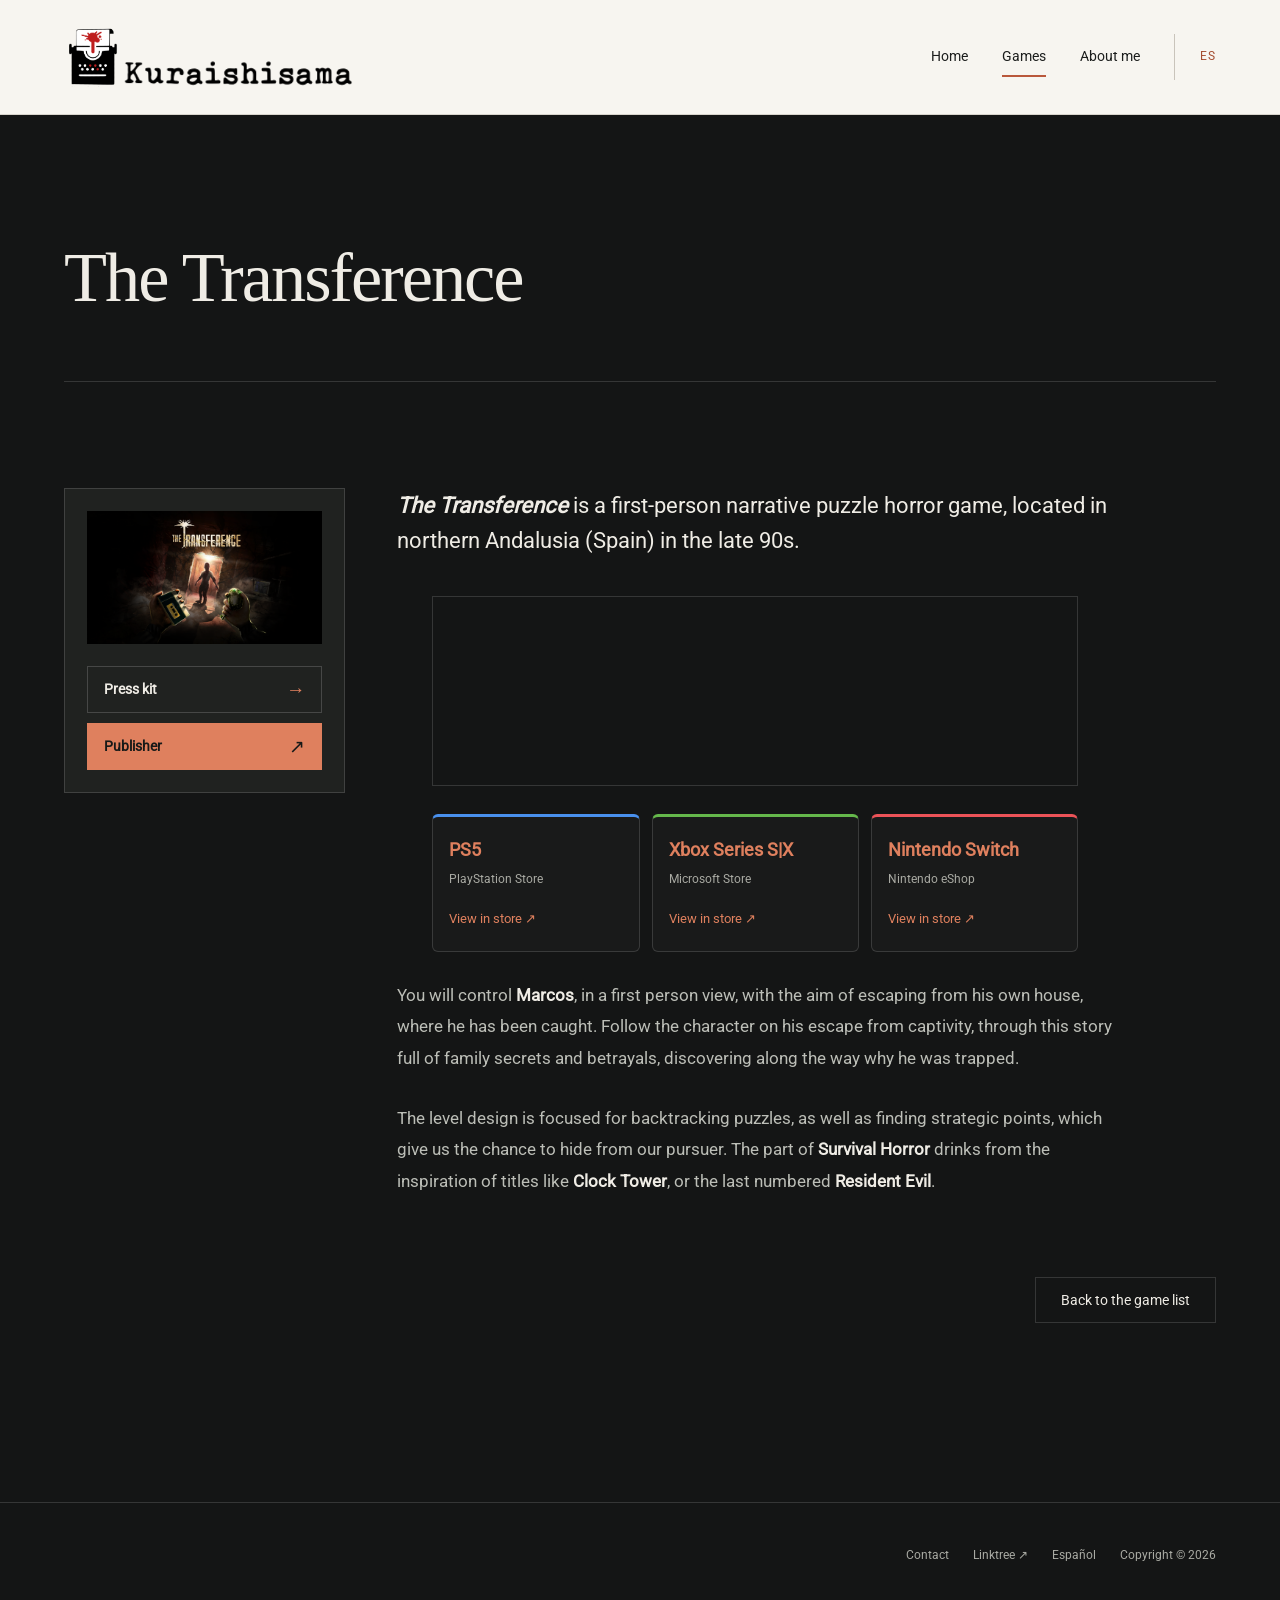
<file: the-transference/index.html>
<!DOCTYPE html>
<html dir="ltr" lang="en-GB" prefix="og: https://ogp.me/ns#">
  <head>
<meta charset="utf-8"/>
<meta content="width=device-width, initial-scale=1" name="viewport"/>
<link href="https://gmpg.org/xfn/11" rel="profile"/>
<title>The Transference</title>
<!-- All in One SEO 5.0.1.1 - aioseo.com -->
<meta content="The Survival Horror genre mixes with consecutive puzzle solving, like an Escape Room, in this narrative puzzle game. Follow Marcos on his escape from captivity." name="description"/>
<meta content="max-image-preview:large" name="robots"/>
<link href="https://www.kuraishisama.com/the-transference/" rel="canonical"/>
<meta content="All in One SEO (AIOSEO) 5.0.1.1" name="generator"/>
<meta content="en_GB" property="og:locale"/>
<meta content="- Solodev" property="og:site_name"/>
<meta content="article" property="og:type"/>
<meta content="The Transference -" property="og:title"/>
<meta content="The Survival Horror genre mixes with consecutive puzzle solving, like an Escape Room, in this narrative puzzle game. Follow Marcos on his escape from captivity." property="og:description"/>
<meta content="https://www.kuraishisama.com/the-transference/" property="og:url"/>
<meta content="https://www.kuraishisama.com/media/brand/kuraishisama-logo.png" property="og:image"/>
<meta content="https://www.kuraishisama.com/media/brand/kuraishisama-logo.png" property="og:image:secure_url"/>
<meta content="2023-09-03T23:58:59+00:00" property="article:published_time"/>
<meta content="2026-02-21T10:15:27+00:00" property="article:modified_time"/>
<meta content="summary_large_image" name="twitter:card"/>
<meta content="@Kuraishisama" name="twitter:site"/>
<meta content="The Transference -" name="twitter:title"/>
<meta content="The Survival Horror genre mixes with consecutive puzzle solving, like an Escape Room, in this narrative puzzle game. Follow Marcos on his escape from captivity." name="twitter:description"/>
<meta content="@Kuraishisama" name="twitter:creator"/>
<meta content="https://www.kuraishisama.com/media/brand/kuraishisama-logo.png" name="twitter:image"/>
<script class="aioseo-schema" type="application/ld+json">
			{"@context":"https:\/\/schema.org","@graph":[{"@type":"BreadcrumbList","@id":"https:\/\/www.kuraishisama.com\/the-transference\/#breadcrumblist","itemListElement":[{"@type":"ListItem","@id":"https:\/\/www.kuraishisama.com#listItem","position":1,"name":"Home","item":"https:\/\/www.kuraishisama.com","nextItem":{"@type":"ListItem","@id":"https:\/\/www.kuraishisama.com\/the-transference\/#listItem","name":"The Transference"}},{"@type":"ListItem","@id":"https:\/\/www.kuraishisama.com\/the-transference\/#listItem","position":2,"name":"The Transference","previousItem":{"@type":"ListItem","@id":"https:\/\/www.kuraishisama.com#listItem","name":"Home"}}]},{"@type":"Organization","@id":"https:\/\/www.kuraishisama.com\/#organization","name":"Kuraishisama.com","description":"Solodev","url":"https:\/\/www.kuraishisama.com\/","logo":{"@type":"ImageObject","url":"https:\/\/www.kuraishisama.com\/media\/brand\/kuraishisama-logo.png","@id":"https:\/\/www.kuraishisama.com\/the-transference\/#organizationLogo","width":433,"height":86},"image":{"@id":"https:\/\/www.kuraishisama.com\/the-transference\/#organizationLogo"},"sameAs":["https:\/\/twitter.com\/Kuraishisama"]},{"@type":"WebPage","@id":"https:\/\/www.kuraishisama.com\/the-transference\/#webpage","url":"https:\/\/www.kuraishisama.com\/the-transference\/","name":"The Transference -","description":"The Survival Horror genre mixes with consecutive puzzle solving, like an Escape Room, in this narrative puzzle game. Follow Marcos on his escape from captivity.","inLanguage":"en-GB","isPartOf":{"@id":"https:\/\/www.kuraishisama.com\/#website"},"breadcrumb":{"@id":"https:\/\/www.kuraishisama.com\/the-transference\/#breadcrumblist"},"datePublished":"2023-09-03T23:58:59+00:00","dateModified":"2026-02-21T10:15:27+00:00"},{"@type":"WebSite","@id":"https:\/\/www.kuraishisama.com\/#website","url":"https:\/\/www.kuraishisama.com\/","name":"Kuraishisama.com","description":"Solodev","inLanguage":"en-GB","publisher":{"@id":"https:\/\/www.kuraishisama.com\/#organization"}}]}
		</script>
<!-- All in One SEO -->
<link href="/es/the-transference-es/" hreflang="es" rel="alternate"/>
<link href="/the-transference/" hreflang="en" rel="alternate"/>
<!-- This site uses the Google Analytics by MonsterInsights plugin v11.2.0 - Using Analytics tracking - https://www.monsterinsights.com/ -->
<!-- / Google Analytics by MonsterInsights -->
<style id="wp-img-auto-sizes-contain-inline-css">
img:is([sizes=auto i],[sizes^="auto," i]){contain-intrinsic-size:3000px 1500px}
/*# sourceURL=wp-img-auto-sizes-contain-inline-css */
</style>
<link href="/styles/vendor/astra-base.css" id="astra-theme-css-css" media="all" rel="stylesheet"/>
<style id="astra-theme-css-inline-css">
:root{--ast-post-nav-space:0;--ast-container-default-xlg-padding:3em;--ast-container-default-lg-padding:3em;--ast-container-default-slg-padding:2em;--ast-container-default-md-padding:3em;--ast-container-default-sm-padding:3em;--ast-container-default-xs-padding:2.4em;--ast-container-default-xxs-padding:1.8em;--ast-code-block-background:#ECEFF3;--ast-comment-inputs-background:#F9FAFB;--ast-normal-container-width:1200px;--ast-narrow-container-width:750px;--ast-blog-title-font-weight:normal;--ast-blog-meta-weight:inherit;--ast-global-color-primary:var(--ast-global-color-5);--ast-global-color-secondary:var(--ast-global-color-4);--ast-global-color-alternate-background:var(--ast-global-color-7);--ast-global-color-subtle-background:var(--ast-global-color-6);--ast-bg-style-guide:var( --ast-global-color-secondary,var(--ast-global-color-5) );--ast-shadow-style-guide:0px 0px 4px 0 #00000057;--ast-global-dark-bg-style:#fff;--ast-global-dark-lfs:#fbfbfb;--ast-widget-bg-color:#fafafa;--ast-wc-container-head-bg-color:#fbfbfb;--ast-title-layout-bg:#eeeeee;--ast-search-border-color:#e7e7e7;--ast-lifter-hover-bg:#e6e6e6;--ast-gallery-block-color:#000;--srfm-color-input-label:var(--ast-global-color-2);}html{font-size:106.25%;}a{color:var(--ast-global-color-0);}a:hover,a:focus{color:var(--ast-global-color-1);}body,button,input,select,textarea,.ast-button,.ast-custom-button{font-family:'Roboto',sans-serif;font-weight:400;font-size:17px;font-size:1rem;line-height:var(--ast-body-line-height,1.65em);}blockquote{color:var(--ast-global-color-7);}h1,h2,h3,h4,h5,h6,.entry-content :where(h1,h2,h3,h4,h5,h6),.site-title,.site-title a{font-family:'Barlow Semi Condensed',sans-serif;font-weight:600;}.ast-site-identity .site-title a{color:var(--ast-global-color-2);}.site-title{display:block;}.site-header .site-description{font-size:15px;font-size:0.88235294117647rem;display:none;}.entry-title{font-size:26px;font-size:1.5294117647059rem;}.archive .ast-article-post .ast-article-inner,.blog .ast-article-post .ast-article-inner,.archive .ast-article-post .ast-article-inner:hover,.blog .ast-article-post .ast-article-inner:hover{overflow:hidden;}h1,.entry-content :where(h1){font-size:48px;font-size:2.8235294117647rem;font-weight:600;font-family:'Barlow Semi Condensed',sans-serif;line-height:1.4em;}h2,.entry-content :where(h2){font-size:38px;font-size:2.2352941176471rem;font-weight:600;font-family:'Barlow Semi Condensed',sans-serif;line-height:1.3em;}h3,.entry-content :where(h3){font-size:30px;font-size:1.7647058823529rem;font-weight:600;font-family:'Barlow Semi Condensed',sans-serif;line-height:1.3em;}h4,.entry-content :where(h4){font-size:24px;font-size:1.4117647058824rem;line-height:1.2em;font-weight:600;font-family:'Barlow Semi Condensed',sans-serif;}h5,.entry-content :where(h5){font-size:20px;font-size:1.1764705882353rem;line-height:1.2em;font-weight:600;font-family:'Barlow Semi Condensed',sans-serif;}h6,.entry-content :where(h6){font-size:17px;font-size:1rem;line-height:1.25em;font-weight:600;font-family:'Barlow Semi Condensed',sans-serif;}::selection{background-color:var(--ast-global-color-0);color:#ffffff;}body,h1,h2,h3,h4,h5,h6,.entry-title a,.entry-content :where(h1,h2,h3,h4,h5,h6){color:var(--ast-global-color-7);}.tagcloud a:hover,.tagcloud a:focus,.tagcloud a.current-item{color:#ffffff;border-color:var(--ast-global-color-0);background-color:var(--ast-global-color-0);}input:focus,input[type="text"]:focus,input[type="email"]:focus,input[type="url"]:focus,input[type="password"]:focus,input[type="reset"]:focus,input[type="search"]:focus,textarea:focus{border-color:var(--ast-global-color-0);}input[type="radio"]:checked,input[type=reset],input[type="checkbox"]:checked,input[type="checkbox"]:hover:checked,input[type="checkbox"]:focus:checked,input[type=range]::-webkit-slider-thumb{border-color:var(--ast-global-color-0);background-color:var(--ast-global-color-0);box-shadow:none;}.site-footer a:hover + .post-count,.site-footer a:focus + .post-count{background:var(--ast-global-color-0);border-color:var(--ast-global-color-0);}.single .nav-links .nav-previous,.single .nav-links .nav-next{color:var(--ast-global-color-0);}.entry-meta,.entry-meta *{line-height:1.45;color:var(--ast-global-color-0);}.entry-meta a:not(.ast-button):hover,.entry-meta a:not(.ast-button):hover *,.entry-meta a:not(.ast-button):focus,.entry-meta a:not(.ast-button):focus *,.page-links > .page-link,.page-links .page-link:hover,.post-navigation a:hover{color:var(--ast-global-color-1);}#cat option,.secondary .calendar_wrap thead a,.secondary .calendar_wrap thead a:visited{color:var(--ast-global-color-0);}.secondary .calendar_wrap #today,.ast-progress-val span{background:var(--ast-global-color-0);}.secondary a:hover + .post-count,.secondary a:focus + .post-count{background:var(--ast-global-color-0);border-color:var(--ast-global-color-0);}.calendar_wrap #today > a{color:#ffffff;}.page-links .page-link,.single .post-navigation a{color:var(--ast-global-color-0);}.ast-search-menu-icon .search-form button.search-submit{padding:0 4px;}.ast-search-menu-icon form.search-form{padding-right:0;}.ast-header-search .ast-search-menu-icon.ast-dropdown-active .search-form,.ast-header-search .ast-search-menu-icon.ast-dropdown-active .search-field:focus{transition:all 0.2s;}.search-form input.search-field:focus{outline:none;}.ast-mobile-header-content .ast-builder-layout-element:not(.ast-builder-menu):not(.ast-header-divider-element),.ast-mobile-popup-content .ast-builder-layout-element:not(.ast-builder-menu):not(.ast-header-divider-element){padding:15px 20px;}.ast-archive-title{color:var(--ast-global-color-5);}.widget-title,.widget .wp-block-heading{font-size:24px;font-size:1.4117647058824rem;color:var(--ast-global-color-5);}.ast-single-post .entry-content a,.ast-comment-content a:not(.ast-comment-edit-reply-wrap a){text-decoration:underline;}.ast-single-post .wp-block-button .wp-block-button__link,.ast-single-post .entry-content .uagb-tab a,.ast-single-post .entry-content .uagb-ifb-cta a,.ast-single-post .entry-content .wp-block-uagb-buttons a,.ast-single-post .entry-content .uabb-module-content a,.ast-single-post .entry-content .uagb-post-grid a,.ast-single-post .entry-content .uagb-timeline a,.ast-single-post .entry-content .uagb-toc__wrap a,.ast-single-post .entry-content .uagb-taxomony-box a,.entry-content .wp-block-latest-posts > li > a,.ast-single-post .entry-content .wp-block-file__button,a.ast-post-filter-single,.ast-single-post .wp-block-buttons .wp-block-button.is-style-outline .wp-block-button__link,.ast-single-post .ast-comment-content .comment-reply-link,.ast-single-post .ast-comment-content .comment-edit-link{text-decoration:none;}.ast-search-menu-icon.slide-search a:focus-visible:focus-visible,.astra-search-icon:focus-visible,#close:focus-visible,a:focus-visible,.ast-menu-toggle:focus-visible,.site .skip-link:focus-visible,.wp-block-loginout input:focus-visible,.wp-block-search.wp-block-search__button-inside .wp-block-search__inside-wrapper,.ast-header-navigation-arrow:focus-visible,.ast-orders-table__row .ast-orders-table__cell:focus-visible,a#ast-apply-coupon:focus-visible,#ast-apply-coupon:focus-visible,#close:focus-visible,.button.search-submit:focus-visible,#search_submit:focus,.normal-search:focus-visible,.ast-header-account-wrap:focus-visible,.astra-cart-drawer-close:focus,.ast-single-variation:focus,.ast-button:focus,.ast-builder-button-wrap:has(.ast-custom-button-link:focus),.ast-builder-button-wrap .ast-custom-button-link:focus{outline-style:dotted;outline-color:inherit;outline-width:thin;}input:focus,input[type="text"]:focus,input[type="email"]:focus,input[type="url"]:focus,input[type="password"]:focus,input[type="reset"]:focus,input[type="search"]:focus,input[type="number"]:focus,textarea:focus,.wp-block-search__input:focus,[data-section="section-header-mobile-trigger"] .ast-button-wrap .ast-mobile-menu-trigger-minimal:focus,.ast-mobile-popup-drawer.active .menu-toggle-close:focus,#ast-scroll-top:focus,#coupon_code:focus,#ast-coupon-code:focus{border-style:dotted;border-color:inherit;border-width:thin;}input{outline:none;}.ast-logo-title-inline .site-logo-img{padding-right:1em;}.site-logo-img img{ transition:all 0.2s linear;}body .ast-oembed-container *{position:absolute;top:0;width:100%;height:100%;left:0;}body .wp-block-embed-pocket-casts .ast-oembed-container *{position:unset;}.ast-single-post-featured-section + article {margin-top: 2em;}.site-content .ast-single-post-featured-section img {width: 100%;overflow: hidden;object-fit: cover;}.site > .ast-single-related-posts-container {margin-top: 0;}@media (min-width: 922px) {.ast-desktop .ast-container--narrow {max-width: var(--ast-narrow-container-width);margin: 0 auto;}}@media (max-width:921.99px){#ast-desktop-header{display:none;}}@media (min-width:922px){#ast-mobile-header{display:none;}}.wp-block-buttons.aligncenter{justify-content:center;}@media (max-width:921px){.ast-theme-transparent-header #primary,.ast-theme-transparent-header #secondary{padding:0;}}@media (max-width:921px){.ast-plain-container.ast-no-sidebar #primary{padding:0;}}.ast-plain-container.ast-no-sidebar #primary{margin-top:0;margin-bottom:0;}@media (min-width:1200px){.ast-plain-container.ast-no-sidebar #primary{margin-top:60px;margin-bottom:60px;}}.wp-block-button.is-style-outline .wp-block-button__link{border-color:var(--ast-global-color-0);}div.wp-block-button.is-style-outline > .wp-block-button__link:not(.has-text-color),div.wp-block-button.wp-block-button__link.is-style-outline:not(.has-text-color){color:var(--ast-global-color-0);}.wp-block-button.is-style-outline .wp-block-button__link:hover,.wp-block-buttons .wp-block-button.is-style-outline .wp-block-button__link:focus,.wp-block-buttons .wp-block-button.is-style-outline > .wp-block-button__link:not(.has-text-color):hover,.wp-block-buttons .wp-block-button.wp-block-button__link.is-style-outline:not(.has-text-color):hover{color:#ffffff;background-color:var(--ast-global-color-1);border-color:var(--ast-global-color-1);}.post-page-numbers.current .page-link,.ast-pagination .page-numbers.current{color:#ffffff;border-color:var(--ast-global-color-0);background-color:var(--ast-global-color-0);}.wp-block-button.is-style-outline .wp-block-button__link.wp-element-button,.ast-outline-button{border-color:var(--ast-global-color-0);font-family:inherit;font-weight:500;font-size:16px;font-size:0.94117647058824rem;line-height:1em;}.wp-block-buttons .wp-block-button.is-style-outline > .wp-block-button__link:not(.has-text-color),.wp-block-buttons .wp-block-button.wp-block-button__link.is-style-outline:not(.has-text-color),.ast-outline-button{color:var(--ast-global-color-0);}.wp-block-button.is-style-outline .wp-block-button__link:hover,.wp-block-buttons .wp-block-button.is-style-outline .wp-block-button__link:focus,.wp-block-buttons .wp-block-button.is-style-outline > .wp-block-button__link:not(.has-text-color):hover,.wp-block-buttons .wp-block-button.wp-block-button__link.is-style-outline:not(.has-text-color):hover,.ast-outline-button:hover,.ast-outline-button:focus,.wp-block-uagb-buttons-child .uagb-buttons-repeater.ast-outline-button:hover,.wp-block-uagb-buttons-child .uagb-buttons-repeater.ast-outline-button:focus{color:#ffffff;background-color:var(--ast-global-color-1);border-color:var(--ast-global-color-1);}.wp-block-button .wp-block-button__link.wp-element-button.is-style-outline:not(.has-background),.wp-block-button.is-style-outline>.wp-block-button__link.wp-element-button:not(.has-background),.ast-outline-button{background-color:transparent;}.entry-content[data-ast-blocks-layout] > figure{margin-bottom:1em;}h1.widget-title{font-weight:600;}h2.widget-title{font-weight:600;}h3.widget-title{font-weight:600;}#page{display:flex;flex-direction:column;min-height:100vh;}.ast-404-layout-1 h1.page-title{color:var(--ast-global-color-2);}.single .post-navigation a{line-height:1em;height:inherit;}.error-404 .page-sub-title{font-size:1.5rem;font-weight:inherit;}.search .site-content .content-area .search-form{margin-bottom:0;}#page .site-content{flex-grow:1;}.widget{margin-bottom:1.25em;}#secondary li{line-height:1.5em;}#secondary .wp-block-group h2{margin-bottom:0.7em;}#secondary h2{font-size:1.7rem;}.ast-separate-container .ast-article-post,.ast-separate-container .ast-article-single,.ast-separate-container .comment-respond{padding:3em;}.ast-separate-container .ast-article-single .ast-article-single{padding:0;}.ast-article-single .wp-block-post-template-is-layout-grid{padding-left:0;}.ast-separate-container .comments-title,.ast-narrow-container .comments-title{padding:1.5em 2em;}.ast-page-builder-template .comment-form-textarea,.ast-comment-formwrap .ast-grid-common-col{padding:0;}.ast-comment-formwrap{padding:0;display:inline-flex;column-gap:20px;width:100%;margin-left:0;margin-right:0;}.comments-area textarea#comment:focus,.comments-area textarea#comment:active,.comments-area .ast-comment-formwrap input[type="text"]:focus,.comments-area .ast-comment-formwrap input[type="text"]:active {box-shadow:none;outline:none;}.archive.ast-page-builder-template .entry-header{margin-top:2em;}.ast-page-builder-template .ast-comment-formwrap{width:100%;}.entry-title{margin-bottom:0.5em;}.ast-archive-description p{font-size:inherit;font-weight:inherit;line-height:inherit;}.ast-separate-container .ast-comment-list li.depth-1,.hentry{margin-bottom:2em;}@media (min-width:921px){.ast-left-sidebar.ast-page-builder-template #secondary,.archive.ast-right-sidebar.ast-page-builder-template .site-main{padding-left:20px;padding-right:20px;}}@media (max-width:544px){.ast-comment-formwrap.ast-row{column-gap:10px;display:inline-block;}#ast-commentform .ast-grid-common-col{position:relative;width:100%;}}@media (min-width:1201px){.ast-separate-container .ast-article-post,.ast-separate-container .ast-article-single,.ast-separate-container .ast-author-box,.ast-separate-container .ast-404-layout-1,.ast-separate-container .no-results{padding:3em;}}@media (max-width:921px){.ast-left-sidebar #content > .ast-container{display:flex;flex-direction:column-reverse;width:100%;}}@media (min-width:922px){.ast-separate-container.ast-right-sidebar #primary,.ast-separate-container.ast-left-sidebar #primary{border:0;}.search-no-results.ast-separate-container #primary{margin-bottom:4em;}}.wp-block-button .wp-block-button__link{color:#ffffff;}.wp-block-button .wp-block-button__link:hover,.wp-block-button .wp-block-button__link:focus{color:#ffffff;background-color:var(--ast-global-color-1);border-color:var(--ast-global-color-1);}.wp-block-button .wp-block-button__link,.wp-block-search .wp-block-search__button,body .wp-block-file .wp-block-file__button{border-color:var(--ast-global-color-0);background-color:var(--ast-global-color-0);color:#ffffff;font-family:inherit;font-weight:500;line-height:1em;font-size:16px;font-size:0.94117647058824rem;padding-top:15px;padding-right:30px;padding-bottom:15px;padding-left:30px;}@media (max-width:921px){.wp-block-button .wp-block-button__link,.wp-block-search .wp-block-search__button,body .wp-block-file .wp-block-file__button{padding-top:14px;padding-right:28px;padding-bottom:14px;padding-left:28px;}}@media (max-width:544px){.wp-block-button .wp-block-button__link,.wp-block-search .wp-block-search__button,body .wp-block-file .wp-block-file__button{padding-top:12px;padding-right:24px;padding-bottom:12px;padding-left:24px;}}.menu-toggle,button,.ast-button,.ast-custom-button,.button,input#submit,input[type="button"],input[type="submit"],input[type="reset"],form[CLASS*="wp-block-search__"].wp-block-search .wp-block-search__inside-wrapper .wp-block-search__button,body .wp-block-file .wp-block-file__button,.search .search-submit{border-style:solid;border-top-width:0;border-right-width:0;border-left-width:0;border-bottom-width:0;color:#ffffff;border-color:var(--ast-global-color-0);background-color:var(--ast-global-color-0);padding-top:15px;padding-right:30px;padding-bottom:15px;padding-left:30px;font-family:inherit;font-weight:500;font-size:16px;font-size:0.94117647058824rem;line-height:1em;}button:focus,.menu-toggle:hover,button:hover,.ast-button:hover,.ast-custom-button:hover .button:hover,.ast-custom-button:hover ,input[type=reset]:hover,input[type=reset]:focus,input#submit:hover,input#submit:focus,input[type="button"]:hover,input[type="button"]:focus,input[type="submit"]:hover,input[type="submit"]:focus,form[CLASS*="wp-block-search__"].wp-block-search .wp-block-search__inside-wrapper .wp-block-search__button:hover,form[CLASS*="wp-block-search__"].wp-block-search .wp-block-search__inside-wrapper .wp-block-search__button:focus,body .wp-block-file .wp-block-file__button:hover,body .wp-block-file .wp-block-file__button:focus{color:#ffffff;background-color:var(--ast-global-color-1);border-color:var(--ast-global-color-1);}form[CLASS*="wp-block-search__"].wp-block-search .wp-block-search__inside-wrapper .wp-block-search__button.has-icon{padding-top:calc(15px - 3px);padding-right:calc(30px - 3px);padding-bottom:calc(15px - 3px);padding-left:calc(30px - 3px);}@media (max-width:921px){.menu-toggle,button,.ast-button,.ast-custom-button,.button,input#submit,input[type="button"],input[type="submit"],input[type="reset"],form[CLASS*="wp-block-search__"].wp-block-search .wp-block-search__inside-wrapper .wp-block-search__button,body .wp-block-file .wp-block-file__button,.search .search-submit{padding-top:14px;padding-right:28px;padding-bottom:14px;padding-left:28px;}}@media (max-width:544px){.menu-toggle,button,.ast-button,.ast-custom-button,.button,input#submit,input[type="button"],input[type="submit"],input[type="reset"],form[CLASS*="wp-block-search__"].wp-block-search .wp-block-search__inside-wrapper .wp-block-search__button,body .wp-block-file .wp-block-file__button,.search .search-submit{padding-top:12px;padding-right:24px;padding-bottom:12px;padding-left:24px;}}@media (max-width:921px){.ast-mobile-header-stack .main-header-bar .ast-search-menu-icon{display:inline-block;}.ast-header-break-point.ast-header-custom-item-outside .ast-mobile-header-stack .main-header-bar .ast-search-icon{margin:0;}.ast-comment-avatar-wrap img{max-width:2.5em;}.ast-comment-meta{padding:0 1.8888em 1.3333em;}.ast-separate-container .ast-comment-list li.depth-1{padding:1.5em 2.14em;}.ast-separate-container .comment-respond{padding:2em 2.14em;}}@media (min-width:544px){.ast-container{max-width:100%;}}@media (max-width:544px){.ast-separate-container .ast-article-post,.ast-separate-container .ast-article-single,.ast-separate-container .comments-title,.ast-separate-container .ast-archive-description{padding:1.5em 1em;}.ast-separate-container #content .ast-container{padding-left:0.54em;padding-right:0.54em;}.ast-separate-container .ast-comment-list .bypostauthor{padding:.5em;}.ast-search-menu-icon.ast-dropdown-active .search-field{width:170px;}} #ast-mobile-header .ast-site-header-cart-li a{pointer-events:none;}.ast-separate-container{background-image:none;}@media (max-width:921px){.widget-title{font-size:24px;font-size:1.4117647058824rem;}body,button,input,select,textarea,.ast-button,.ast-custom-button{font-size:17px;font-size:1rem;}#secondary,#secondary button,#secondary input,#secondary select,#secondary textarea{font-size:17px;font-size:1rem;}.site-title{display:block;}.site-header .site-description{display:none;}h1,.entry-content :where(h1){font-size:40px;}h2,.entry-content :where(h2){font-size:32px;}h3,.entry-content :where(h3){font-size:26px;}h4,.entry-content :where(h4){font-size:20px;font-size:1.1764705882353rem;}h5,.entry-content :where(h5){font-size:17px;font-size:1rem;}h6,.entry-content :where(h6){font-size:15px;font-size:0.88235294117647rem;}}@media (max-width:544px){.widget-title{font-size:24px;font-size:1.4117647058824rem;}body,button,input,select,textarea,.ast-button,.ast-custom-button{font-size:17px;font-size:1rem;}#secondary,#secondary button,#secondary input,#secondary select,#secondary textarea{font-size:17px;font-size:1rem;}.site-title{display:block;}.site-header .site-description{display:none;}h1,.entry-content :where(h1){font-size:32px;}h2,.entry-content :where(h2){font-size:25px;}h3,.entry-content :where(h3){font-size:22px;}h4,.entry-content :where(h4){font-size:18px;font-size:1.0588235294118rem;}h5,.entry-content :where(h5){font-size:15px;font-size:0.88235294117647rem;}h6,.entry-content :where(h6){font-size:13px;font-size:0.76470588235294rem;}}@media (max-width:544px){html{font-size:106.25%;}}@media (min-width:922px){.ast-container{max-width:1240px;}}@media (min-width:922px){.site-content .ast-container{display:flex;}}@media (max-width:921px){.site-content .ast-container{flex-direction:column;}}@media (min-width:922px){.main-header-menu .sub-menu .menu-item.ast-left-align-sub-menu:hover > .sub-menu,.main-header-menu .sub-menu .menu-item.ast-left-align-sub-menu.focus > .sub-menu{margin-left:-0px;}}.entry-content li > p{margin-bottom:0;}.site .comments-area{padding-bottom:3em;}.wp-block-file {display: flex;align-items: center;flex-wrap: wrap;justify-content: space-between;}.wp-block-pullquote {border: none;}.wp-block-pullquote blockquote::before {content: "\201D";font-family: "Helvetica",sans-serif;display: flex;transform: rotate( 180deg );font-size: 6rem;font-style: normal;line-height: 1;font-weight: bold;align-items: center;justify-content: center;}.has-text-align-right > blockquote::before {justify-content: flex-start;}.has-text-align-left > blockquote::before {justify-content: flex-end;}figure.wp-block-pullquote.is-style-solid-color blockquote {max-width: 100%;text-align: inherit;}:root {--wp--custom--ast-default-block-top-padding: 3em;--wp--custom--ast-default-block-right-padding: 3em;--wp--custom--ast-default-block-bottom-padding: 3em;--wp--custom--ast-default-block-left-padding: 3em;--wp--custom--ast-container-width: 1200px;--wp--custom--ast-content-width-size: 1200px;--wp--custom--ast-wide-width-size: calc(1200px + var(--wp--custom--ast-default-block-left-padding) + var(--wp--custom--ast-default-block-right-padding));}.ast-narrow-container {--wp--custom--ast-content-width-size: 750px;--wp--custom--ast-wide-width-size: 750px;}@media(max-width: 921px) {:root {--wp--custom--ast-default-block-top-padding: 3em;--wp--custom--ast-default-block-right-padding: 2em;--wp--custom--ast-default-block-bottom-padding: 3em;--wp--custom--ast-default-block-left-padding: 2em;}}@media(max-width: 544px) {:root {--wp--custom--ast-default-block-top-padding: 3em;--wp--custom--ast-default-block-right-padding: 1.5em;--wp--custom--ast-default-block-bottom-padding: 3em;--wp--custom--ast-default-block-left-padding: 1.5em;}}.entry-content > .wp-block-group,.entry-content > .wp-block-cover,.entry-content > .wp-block-columns {padding-top: var(--wp--custom--ast-default-block-top-padding);padding-right: var(--wp--custom--ast-default-block-right-padding);padding-bottom: var(--wp--custom--ast-default-block-bottom-padding);padding-left: var(--wp--custom--ast-default-block-left-padding);}.ast-plain-container.ast-no-sidebar .entry-content > .alignfull,.ast-page-builder-template .ast-no-sidebar .entry-content > .alignfull {margin-left: calc( -50vw + 50%);margin-right: calc( -50vw + 50%);max-width: 100vw;width: 100vw;}.ast-plain-container.ast-no-sidebar .entry-content .alignfull .alignfull,.ast-page-builder-template.ast-no-sidebar .entry-content .alignfull .alignfull,.ast-plain-container.ast-no-sidebar .entry-content .alignfull .alignwide,.ast-page-builder-template.ast-no-sidebar .entry-content .alignfull .alignwide,.ast-plain-container.ast-no-sidebar .entry-content .alignwide .alignfull,.ast-page-builder-template.ast-no-sidebar .entry-content .alignwide .alignfull,.ast-plain-container.ast-no-sidebar .entry-content .alignwide .alignwide,.ast-page-builder-template.ast-no-sidebar .entry-content .alignwide .alignwide,.ast-plain-container.ast-no-sidebar .entry-content .wp-block-column .alignfull,.ast-page-builder-template.ast-no-sidebar .entry-content .wp-block-column .alignfull,.ast-plain-container.ast-no-sidebar .entry-content .wp-block-column .alignwide,.ast-page-builder-template.ast-no-sidebar .entry-content .wp-block-column .alignwide {margin-left: auto;margin-right: auto;width: 100%;}[data-ast-blocks-layout] .wp-block-separator:not(.is-style-dots) {height: 0;}[data-ast-blocks-layout] .wp-block-separator {margin: 20px auto;}[data-ast-blocks-layout] .wp-block-separator:not(.is-style-wide):not(.is-style-dots) {max-width: 100px;}[data-ast-blocks-layout] .wp-block-separator.has-background {padding: 0;}.entry-content[data-ast-blocks-layout] > * {max-width: var(--wp--custom--ast-content-width-size);margin-left: auto;margin-right: auto;}.entry-content[data-ast-blocks-layout] > .alignwide {max-width: var(--wp--custom--ast-wide-width-size);}.entry-content[data-ast-blocks-layout] .alignfull {max-width: none;}.entry-content .wp-block-columns {margin-bottom: 0;}blockquote {margin: 1.5em;border-color: rgba(0,0,0,0.05);}.wp-block-quote:not(.has-text-align-right):not(.has-text-align-center) {border-left: 5px solid rgba(0,0,0,0.05);}.has-text-align-right > blockquote,blockquote.has-text-align-right {border-right: 5px solid rgba(0,0,0,0.05);}.has-text-align-left > blockquote,blockquote.has-text-align-left {border-left: 5px solid rgba(0,0,0,0.05);}.wp-block-site-tagline,.wp-block-latest-posts .read-more {margin-top: 15px;}.wp-block-loginout p label {display: block;}.wp-block-loginout p:not(.login-remember):not(.login-submit) input {width: 100%;}.wp-block-loginout input:focus {border-color: transparent;}.wp-block-loginout input:focus {outline: thin dotted;}.entry-content .wp-block-media-text .wp-block-media-text__content {padding: 0 0 0 8%;}.entry-content .wp-block-media-text.has-media-on-the-right .wp-block-media-text__content {padding: 0 8% 0 0;}.entry-content .wp-block-media-text.has-background .wp-block-media-text__content {padding: 8%;}.entry-content .wp-block-cover:not([class*="background-color"]):not(.has-text-color.has-link-color) .wp-block-cover__inner-container,.entry-content .wp-block-cover:not([class*="background-color"]) .wp-block-cover-image-text,.entry-content .wp-block-cover:not([class*="background-color"]) .wp-block-cover-text,.entry-content .wp-block-cover-image:not([class*="background-color"]) .wp-block-cover__inner-container,.entry-content .wp-block-cover-image:not([class*="background-color"]) .wp-block-cover-image-text,.entry-content .wp-block-cover-image:not([class*="background-color"]) .wp-block-cover-text {color: var(--ast-global-color-primary,var(--ast-global-color-5));}.wp-block-loginout .login-remember input {width: 1.1rem;height: 1.1rem;margin: 0 5px 4px 0;vertical-align: middle;}.wp-block-latest-posts > li > *:first-child,.wp-block-latest-posts:not(.is-grid) > li:first-child {margin-top: 0;}.entry-content > .wp-block-buttons,.entry-content > .wp-block-uagb-buttons {margin-bottom: 1.5em;}.wp-block-search__inside-wrapper .wp-block-search__input {padding: 0 10px;color: var(--ast-global-color-3);background: var(--ast-global-color-primary,var(--ast-global-color-5));border-color: var(--ast-border-color);}.wp-block-latest-posts .read-more {margin-bottom: 1.5em;}.wp-block-search__no-button .wp-block-search__inside-wrapper .wp-block-search__input {padding-top: 5px;padding-bottom: 5px;}.wp-block-latest-posts .wp-block-latest-posts__post-date,.wp-block-latest-posts .wp-block-latest-posts__post-author {font-size: 1rem;}.wp-block-latest-posts > li > *,.wp-block-latest-posts:not(.is-grid) > li {margin-top: 12px;margin-bottom: 12px;}.ast-page-builder-template .entry-content[data-ast-blocks-layout] > .alignwide:where(:not(.uagb-is-root-container):not(.spectra-is-root-container)) > * {max-width: var(--wp--custom--ast-wide-width-size);}.ast-page-builder-template .entry-content[data-ast-blocks-layout] > .inherit-container-width > *,.ast-page-builder-template .entry-content[data-ast-blocks-layout] > *:not(.wp-block-group):where(:not(.uagb-is-root-container):not(.spectra-is-root-container)) > *,.entry-content[data-ast-blocks-layout] > .wp-block-cover .wp-block-cover__inner-container {max-width: var(--wp--custom--ast-content-width-size) ;margin-left: auto;margin-right: auto;}.ast-page-builder-template .entry-content[data-ast-blocks-layout] > *,.ast-page-builder-template .entry-content[data-ast-blocks-layout] > .alignfull:where(:not(.wp-block-group):not(.uagb-is-root-container):not(.spectra-is-root-container)) > * {max-width: none;}.entry-content[data-ast-blocks-layout] .wp-block-cover:not(.alignleft):not(.alignright) {width: auto;}@media(max-width: 1200px) {.ast-separate-container .entry-content > .alignfull,.ast-separate-container .entry-content[data-ast-blocks-layout] > .alignwide,.ast-plain-container .entry-content[data-ast-blocks-layout] > .alignwide,.ast-plain-container .entry-content .alignfull {margin-left: calc(-1 * min(var(--ast-container-default-xlg-padding),20px)) ;margin-right: calc(-1 * min(var(--ast-container-default-xlg-padding),20px));}}@media(min-width: 1201px) {.ast-separate-container .entry-content > .alignfull {margin-left: calc(-1 * var(--ast-container-default-xlg-padding) );margin-right: calc(-1 * var(--ast-container-default-xlg-padding) );}.ast-separate-container .entry-content[data-ast-blocks-layout] > .alignwide,.ast-plain-container .entry-content[data-ast-blocks-layout] > .alignwide {margin-left: calc(-1 * var(--wp--custom--ast-default-block-left-padding) );margin-right: calc(-1 * var(--wp--custom--ast-default-block-right-padding) );}}@media(min-width: 921px) {.ast-separate-container .entry-content .wp-block-group.alignwide:not(.inherit-container-width) > :where(:not(.alignleft):not(.alignright)),.ast-plain-container .entry-content .wp-block-group.alignwide:not(.inherit-container-width) > :where(:not(.alignleft):not(.alignright)) {max-width: calc( var(--wp--custom--ast-content-width-size) + 80px );}.ast-plain-container.ast-right-sidebar .entry-content[data-ast-blocks-layout] .alignfull,.ast-plain-container.ast-left-sidebar .entry-content[data-ast-blocks-layout] .alignfull {margin-left: -60px;margin-right: -60px;}}@media(min-width: 544px) {.entry-content > .alignleft {margin-right: 20px;}.entry-content > .alignright {margin-left: 20px;}}@media (max-width:544px){.wp-block-columns .wp-block-column:not(:last-child){margin-bottom:20px;}.wp-block-latest-posts{margin:0;}}@media( max-width: 600px ) {.entry-content .wp-block-media-text .wp-block-media-text__content,.entry-content .wp-block-media-text.has-media-on-the-right .wp-block-media-text__content {padding: 8% 0 0;}.entry-content .wp-block-media-text.has-background .wp-block-media-text__content {padding: 8%;}}.ast-page-builder-template .entry-header {padding-left: 0;}.ast-narrow-container .site-content .wp-block-uagb-image--align-full .wp-block-uagb-image__figure {max-width: 100%;margin-left: auto;margin-right: auto;}.entry-content ul,.entry-content ol {padding: revert;margin: revert;}.entry-content ul.wc-block-product-template{padding: 0;}:root .has-ast-global-color-0-color{color:var(--ast-global-color-0);}:root .has-ast-global-color-0-background-color{background-color:var(--ast-global-color-0);}:root .wp-block-button .has-ast-global-color-0-color{color:var(--ast-global-color-0);}:root .wp-block-button .has-ast-global-color-0-background-color{background-color:var(--ast-global-color-0);}:root .has-ast-global-color-1-color{color:var(--ast-global-color-1);}:root .has-ast-global-color-1-background-color{background-color:var(--ast-global-color-1);}:root .wp-block-button .has-ast-global-color-1-color{color:var(--ast-global-color-1);}:root .wp-block-button .has-ast-global-color-1-background-color{background-color:var(--ast-global-color-1);}:root .has-ast-global-color-2-color{color:var(--ast-global-color-2);}:root .has-ast-global-color-2-background-color{background-color:var(--ast-global-color-2);}:root .wp-block-button .has-ast-global-color-2-color{color:var(--ast-global-color-2);}:root .wp-block-button .has-ast-global-color-2-background-color{background-color:var(--ast-global-color-2);}:root .has-ast-global-color-3-color{color:var(--ast-global-color-3);}:root .has-ast-global-color-3-background-color{background-color:var(--ast-global-color-3);}:root .wp-block-button .has-ast-global-color-3-color{color:var(--ast-global-color-3);}:root .wp-block-button .has-ast-global-color-3-background-color{background-color:var(--ast-global-color-3);}:root .has-ast-global-color-4-color{color:var(--ast-global-color-4);}:root .has-ast-global-color-4-background-color{background-color:var(--ast-global-color-4);}:root .wp-block-button .has-ast-global-color-4-color{color:var(--ast-global-color-4);}:root .wp-block-button .has-ast-global-color-4-background-color{background-color:var(--ast-global-color-4);}:root .has-ast-global-color-5-color{color:var(--ast-global-color-5);}:root .has-ast-global-color-5-background-color{background-color:var(--ast-global-color-5);}:root .wp-block-button .has-ast-global-color-5-color{color:var(--ast-global-color-5);}:root .wp-block-button .has-ast-global-color-5-background-color{background-color:var(--ast-global-color-5);}:root .has-ast-global-color-6-color{color:var(--ast-global-color-6);}:root .has-ast-global-color-6-background-color{background-color:var(--ast-global-color-6);}:root .wp-block-button .has-ast-global-color-6-color{color:var(--ast-global-color-6);}:root .wp-block-button .has-ast-global-color-6-background-color{background-color:var(--ast-global-color-6);}:root .has-ast-global-color-7-color{color:var(--ast-global-color-7);}:root .has-ast-global-color-7-background-color{background-color:var(--ast-global-color-7);}:root .wp-block-button .has-ast-global-color-7-color{color:var(--ast-global-color-7);}:root .wp-block-button .has-ast-global-color-7-background-color{background-color:var(--ast-global-color-7);}:root .has-ast-global-color-8-color{color:var(--ast-global-color-8);}:root .has-ast-global-color-8-background-color{background-color:var(--ast-global-color-8);}:root .wp-block-button .has-ast-global-color-8-color{color:var(--ast-global-color-8);}:root .wp-block-button .has-ast-global-color-8-background-color{background-color:var(--ast-global-color-8);}:root{--ast-global-color-0:#046bd2;--ast-global-color-1:#045cb4;--ast-global-color-2:#1e293b;--ast-global-color-3:#334155;--ast-global-color-4:#f9fafb;--ast-global-color-5:#FFFFFF;--ast-global-color-6:#e2e8f0;--ast-global-color-7:#cbd5e1;--ast-global-color-8:#94a3b8;}:root {--ast-border-color : var(--ast-global-color-6);}.ast-single-entry-banner {-js-display: flex;display: flex;flex-direction: column;justify-content: center;text-align: center;position: relative;background: var(--ast-title-layout-bg);}.ast-single-entry-banner[data-banner-layout="layout-1"] {max-width: 1200px;background: inherit;padding: 20px 0;}.ast-single-entry-banner[data-banner-width-type="custom"] {margin: 0 auto;width: 100%;}.ast-single-entry-banner + .site-content .entry-header {margin-bottom: 0;}.site .ast-author-avatar {--ast-author-avatar-size: ;}a.ast-underline-text {text-decoration: underline;}.ast-container > .ast-terms-link {position: relative;display: block;}a.ast-button.ast-badge-tax {padding: 4px 8px;border-radius: 3px;font-size: inherit;}header.entry-header{text-align:left;}header.entry-header .entry-title{font-weight:600;font-size:32px;font-size:1.8823529411765rem;}header.entry-header > *:not(:last-child){margin-bottom:10px;}@media (max-width:921px){header.entry-header{text-align:left;}}@media (max-width:544px){header.entry-header{text-align:left;}}.ast-archive-entry-banner {-js-display: flex;display: flex;flex-direction: column;justify-content: center;text-align: center;position: relative;background: var(--ast-title-layout-bg);}.ast-archive-entry-banner[data-banner-width-type="custom"] {margin: 0 auto;width: 100%;}.ast-archive-entry-banner[data-banner-layout="layout-1"] {background: inherit;padding: 20px 0;text-align: left;}body.archive .ast-archive-description{max-width:1200px;width:100%;text-align:left;padding-top:3em;padding-right:3em;padding-bottom:3em;padding-left:3em;}body.archive .ast-archive-description .ast-archive-title,body.archive .ast-archive-description .ast-archive-title *{font-weight:600;font-size:32px;font-size:1.8823529411765rem;}body.archive .ast-archive-description > *:not(:last-child){margin-bottom:10px;}@media (max-width:921px){body.archive .ast-archive-description{text-align:left;}}@media (max-width:544px){body.archive .ast-archive-description{text-align:left;}}.ast-breadcrumbs .trail-browse,.ast-breadcrumbs .trail-items,.ast-breadcrumbs .trail-items li{display:inline-block;margin:0;padding:0;border:none;background:inherit;text-indent:0;text-decoration:none;}.ast-breadcrumbs .trail-browse{font-size:inherit;font-style:inherit;font-weight:inherit;color:inherit;}.ast-breadcrumbs .trail-items{list-style:none;}.trail-items li::after{padding:0 0.3em;content:"\00bb";}.trail-items li:last-of-type::after{display:none;}h1,h2,h3,h4,h5,h6,.entry-content :where(h1,h2,h3,h4,h5,h6){color:var(--ast-global-color-5);}.entry-title a{color:var(--ast-global-color-5);}@media (max-width:921px){.ast-builder-grid-row-container.ast-builder-grid-row-tablet-3-firstrow .ast-builder-grid-row > *:first-child,.ast-builder-grid-row-container.ast-builder-grid-row-tablet-3-lastrow .ast-builder-grid-row > *:last-child{grid-column:1 / -1;}}@media (max-width:544px){.ast-builder-grid-row-container.ast-builder-grid-row-mobile-3-firstrow .ast-builder-grid-row > *:first-child,.ast-builder-grid-row-container.ast-builder-grid-row-mobile-3-lastrow .ast-builder-grid-row > *:last-child{grid-column:1 / -1;}}.ast-builder-layout-element .ast-site-identity{margin-top:0px;margin-bottom:0px;margin-left:0px;margin-right:0px;}.ast-builder-layout-element[data-section="title_tagline"]{display:flex;}@media (max-width:921.99px){.ast-header-break-point .ast-builder-layout-element[data-section="title_tagline"]{display:flex;}}@media (max-width:544px){.ast-header-break-point .ast-builder-layout-element[data-section="title_tagline"]{display:flex;}}.ast-builder-menu-1{font-family:inherit;font-weight:inherit;}.ast-builder-menu-1 .menu-item > .menu-link{color:var(--ast-global-color-3);}.ast-builder-menu-1 .menu-item > .ast-menu-toggle{color:var(--ast-global-color-3);}.ast-builder-menu-1 .menu-link:hover,.ast-builder-menu-1 .main-header-menu > .menu-item:hover > .menu-link,.ast-builder-menu-1 .inline-on-mobile .ast-menu-toggle:hover,.ast-builder-menu-1 .inline-on-mobile .main-header-menu > .menu-item:hover > .ast-menu-toggle{color:var(--ast-global-color-1);}.ast-builder-menu-1 .ast-menu-toggle:hover,.ast-builder-menu-1 .main-header-menu > .menu-item:hover > .ast-menu-toggle{color:var(--ast-global-color-1);}.ast-builder-menu-1 .menu-item.current-menu-item > .menu-link,.ast-builder-menu-1 .inline-on-mobile .menu-item.current-menu-item > .ast-menu-toggle,.ast-builder-menu-1 .current-menu-ancestor > .menu-link{color:var(--ast-global-color-1);}.ast-builder-menu-1 .menu-item.current-menu-item > .ast-menu-toggle{color:var(--ast-global-color-1);}.ast-builder-menu-1 .sub-menu,.ast-builder-menu-1 .inline-on-mobile .sub-menu{border-top-width:2px;border-bottom-width:0px;border-right-width:0px;border-left-width:0px;border-color:var(--ast-global-color-0);border-style:solid;}.ast-builder-menu-1 .sub-menu .sub-menu{top:-2px;}.ast-builder-menu-1 .main-header-menu > .menu-item > .sub-menu,.ast-builder-menu-1 .main-header-menu > .menu-item > .astra-full-megamenu-wrapper{margin-top:0px;}.ast-desktop .ast-builder-menu-1 .main-header-menu > .menu-item > .sub-menu:before,.ast-desktop .ast-builder-menu-1 .main-header-menu > .menu-item > .astra-full-megamenu-wrapper:before{height:calc( 0px + 2px + 5px );}.ast-desktop .ast-builder-menu-1 .menu-item .sub-menu .menu-link{border-style:none;}@media (max-width:921px){.ast-header-break-point .ast-builder-menu-1 .menu-item.menu-item-has-children > .ast-menu-toggle{top:0;}.ast-builder-menu-1 .inline-on-mobile .menu-item.menu-item-has-children > .ast-menu-toggle{right:-15px;}.ast-builder-menu-1 .menu-item-has-children > .menu-link:after{content:unset;}.ast-builder-menu-1 .main-header-menu > .menu-item > .sub-menu,.ast-builder-menu-1 .main-header-menu > .menu-item > .astra-full-megamenu-wrapper{margin-top:0;}}@media (max-width:544px){.ast-header-break-point .ast-builder-menu-1 .menu-item.menu-item-has-children > .ast-menu-toggle{top:0;}.ast-builder-menu-1 .main-header-menu > .menu-item > .sub-menu,.ast-builder-menu-1 .main-header-menu > .menu-item > .astra-full-megamenu-wrapper{margin-top:0;}}.ast-builder-menu-1{display:flex;}@media (max-width:921.99px){.ast-header-break-point .ast-builder-menu-1{display:flex;}}@media (max-width:544px){.ast-header-break-point .ast-builder-menu-1{display:flex;}}.main-header-bar .main-header-bar-navigation .ast-search-icon {display: block;z-index: 4;position: relative;}.ast-search-icon .ast-icon {z-index: 4;}.ast-search-icon {z-index: 4;position: relative;line-height: normal;}.main-header-bar .ast-search-menu-icon .search-form {background-color: #ffffff;}.ast-search-menu-icon.ast-dropdown-active.slide-search .search-form {visibility: visible;opacity: 1;}.ast-search-menu-icon .search-form {border: 1px solid var(--ast-search-border-color);line-height: normal;padding: 0 3em 0 0;border-radius: 2px;display: inline-block;-webkit-backface-visibility: hidden;backface-visibility: hidden;position: relative;color: inherit;background-color: #fff;}.ast-search-menu-icon .astra-search-icon {-js-display: flex;display: flex;line-height: normal;}.ast-search-menu-icon .astra-search-icon:focus {outline: none;}.ast-search-menu-icon .search-field {border: none;background-color: transparent;transition: all .3s;border-radius: inherit;color: inherit;font-size: inherit;width: 0;color: #757575;}.ast-search-menu-icon .search-submit {display: none;background: none;border: none;font-size: 1.3em;color: #757575;}.ast-search-menu-icon.ast-dropdown-active {visibility: visible;opacity: 1;position: relative;}.ast-search-menu-icon.ast-dropdown-active .search-field,.ast-dropdown-active.ast-search-menu-icon.slide-search input.search-field {width: 235px;}.ast-header-search .ast-search-menu-icon.slide-search .search-form,.ast-header-search .ast-search-menu-icon.ast-inline-search .search-form {-js-display: flex;display: flex;align-items: center;}.ast-search-menu-icon.ast-inline-search .search-field {width : 100%;padding : 0.60em;padding-right : 5.5em;transition: all 0.2s;}.site-header-section-left .ast-search-menu-icon.slide-search .search-form {padding-left: 2em;padding-right: unset;left: -1em;right: unset;}.site-header-section-left .ast-search-menu-icon.slide-search .search-form .search-field {margin-right: unset;}.ast-search-menu-icon.slide-search .search-form {-webkit-backface-visibility: visible;backface-visibility: visible;visibility: hidden;opacity: 0;transition: all .2s;position: absolute;z-index: 3;right: -1em;top: 50%;transform: translateY(-50%);}.ast-header-search .ast-search-menu-icon .search-form .search-field:-ms-input-placeholder,.ast-header-search .ast-search-menu-icon .search-form .search-field:-ms-input-placeholder{opacity:0.5;}.ast-header-search .ast-search-menu-icon.slide-search .search-form,.ast-header-search .ast-search-menu-icon.ast-inline-search .search-form{-js-display:flex;display:flex;align-items:center;}.ast-builder-layout-element.ast-header-search{height:auto;}.ast-header-search .astra-search-icon{font-size:18px;}@media (max-width:921px){.ast-header-search .astra-search-icon{font-size:18px;}}@media (max-width:544px){.ast-header-search .astra-search-icon{font-size:18px;}}.ast-header-search{display:flex;}@media (max-width:921.99px){.ast-header-break-point .ast-header-search{display:flex;}}@media (max-width:544px){.ast-header-break-point .ast-header-search{display:flex;}}.site-below-footer-wrap{padding-top:20px;padding-bottom:20px;}.site-below-footer-wrap[data-section="section-below-footer-builder"]{background-color:var(--ast-global-color-5);background-image:none;min-height:80px;border-style:solid;border-width:0px;border-top-width:1px;border-top-color:var(--ast-global-color-subtle-background,var(--ast-global-color-6));}.site-below-footer-wrap[data-section="section-below-footer-builder"] .ast-builder-grid-row{max-width:100%;padding-left:35px;padding-right:35px;}.site-below-footer-wrap[data-section="section-below-footer-builder"] .ast-builder-grid-row,.site-below-footer-wrap[data-section="section-below-footer-builder"] .site-footer-section{align-items:center;}.site-below-footer-wrap[data-section="section-below-footer-builder"].ast-footer-row-inline .site-footer-section{display:flex;margin-bottom:0;}.ast-builder-grid-row-3-equal .ast-builder-grid-row{grid-template-columns:repeat( 3,1fr );}@media (max-width:921px){.site-below-footer-wrap[data-section="section-below-footer-builder"].ast-footer-row-tablet-inline .site-footer-section{display:flex;margin-bottom:0;}.site-below-footer-wrap[data-section="section-below-footer-builder"].ast-footer-row-tablet-stack .site-footer-section{display:block;margin-bottom:10px;}.ast-builder-grid-row-container.ast-builder-grid-row-tablet-3-equal .ast-builder-grid-row{grid-template-columns:repeat( 3,1fr );}}@media (max-width:544px){.site-below-footer-wrap[data-section="section-below-footer-builder"].ast-footer-row-mobile-inline .site-footer-section{display:flex;margin-bottom:0;}.site-below-footer-wrap[data-section="section-below-footer-builder"].ast-footer-row-mobile-stack .site-footer-section{display:block;margin-bottom:10px;}.ast-builder-grid-row-container.ast-builder-grid-row-mobile-full .ast-builder-grid-row{grid-template-columns:1fr;}}.site-below-footer-wrap[data-section="section-below-footer-builder"]{display:grid;}@media (max-width:921.99px){.ast-header-break-point .site-below-footer-wrap[data-section="section-below-footer-builder"]{display:grid;}}@media (max-width:544px){.ast-header-break-point .site-below-footer-wrap[data-section="section-below-footer-builder"]{display:grid;}}.ast-footer-copyright{text-align:center;}.ast-footer-copyright.site-footer-focus-item {color:var(--ast-global-color-3);}@media (max-width:921px){.ast-footer-copyright{text-align:center;}}@media (max-width:544px){.ast-footer-copyright{text-align:center;}}.ast-footer-copyright.site-footer-focus-item {font-size:16px;font-size:0.94117647058824rem;}.ast-footer-copyright.ast-builder-layout-element{display:flex;}@media (max-width:921.99px){.ast-header-break-point .ast-footer-copyright.ast-builder-layout-element{display:flex;}}@media (max-width:544px){.ast-header-break-point .ast-footer-copyright.ast-builder-layout-element{display:flex;}}.ast-social-stack-desktop .ast-builder-social-element,.ast-social-stack-tablet .ast-builder-social-element,.ast-social-stack-mobile .ast-builder-social-element {margin-top: 6px;margin-bottom: 6px;}.social-show-label-true .ast-builder-social-element {width: auto;padding: 0 0.4em;}[data-section^="section-fb-social-icons-"] .footer-social-inner-wrap {text-align: center;}.ast-footer-social-wrap {width: 100%;}.ast-footer-social-wrap .ast-builder-social-element:first-child {margin-left: 0;}.ast-footer-social-wrap .ast-builder-social-element:last-child {margin-right: 0;}.ast-header-social-wrap .ast-builder-social-element:first-child {margin-left: 0;}.ast-header-social-wrap .ast-builder-social-element:last-child {margin-right: 0;}.ast-builder-social-element {line-height: 1;color: var(--ast-global-color-2);background: transparent;vertical-align: middle;transition: all 0.01s;margin-left: 6px;margin-right: 6px;justify-content: center;align-items: center;}.ast-builder-social-element .social-item-label {padding-left: 6px;}.ast-footer-social-1-wrap .ast-builder-social-element svg{width:18px;height:18px;}[data-section="section-fb-social-icons-1"] .footer-social-inner-wrap{text-align:center;}@media (max-width:921px){[data-section="section-fb-social-icons-1"] .footer-social-inner-wrap{text-align:center;}}@media (max-width:544px){[data-section="section-fb-social-icons-1"] .footer-social-inner-wrap{text-align:center;}}.ast-builder-layout-element[data-section="section-fb-social-icons-1"]{display:flex;}@media (max-width:921.99px){.ast-header-break-point .ast-builder-layout-element[data-section="section-fb-social-icons-1"]{display:flex;}}@media (max-width:544px){.ast-header-break-point .ast-builder-layout-element[data-section="section-fb-social-icons-1"]{display:flex;}}.footer-widget-area.widget-area.site-footer-focus-item{width:auto;}.ast-footer-row-inline .footer-widget-area.widget-area.site-footer-focus-item{width:100%;}.ast-header-break-point .main-header-bar{border-bottom-width:1px;}@media (min-width:922px){.main-header-bar{border-bottom-width:1px;}}.main-header-menu .menu-item, #astra-footer-menu .menu-item, .main-header-bar .ast-masthead-custom-menu-items{-js-display:flex;display:flex;-webkit-box-pack:center;-webkit-justify-content:center;-moz-box-pack:center;-ms-flex-pack:center;justify-content:center;-webkit-box-orient:vertical;-webkit-box-direction:normal;-webkit-flex-direction:column;-moz-box-orient:vertical;-moz-box-direction:normal;-ms-flex-direction:column;flex-direction:column;}.main-header-menu > .menu-item > .menu-link, #astra-footer-menu > .menu-item > .menu-link{height:100%;-webkit-box-align:center;-webkit-align-items:center;-moz-box-align:center;-ms-flex-align:center;align-items:center;-js-display:flex;display:flex;}.ast-header-break-point .main-navigation ul .menu-item .menu-link .icon-arrow:first-of-type svg{top:.2em;margin-top:0px;margin-left:0px;width:.65em;transform:translate(0, -2px) rotateZ(270deg);}.ast-mobile-popup-content .ast-submenu-expanded > .ast-menu-toggle{transform:rotateX(180deg);overflow-y:auto;}@media (min-width:922px){.ast-builder-menu .main-navigation > ul > li:last-child a{margin-right:0;}}.ast-separate-container .ast-article-inner{background-color:transparent;background-image:none;}.ast-separate-container .ast-article-post{background-color:#000000;background-image:none;}@media (max-width:921px){.ast-separate-container .ast-article-post{background-color:#000000;background-image:none;}}@media (max-width:544px){.ast-separate-container .ast-article-post{background-color:#000000;background-image:none;}}.ast-separate-container .ast-article-single:not(.ast-related-post), .ast-separate-container .error-404, .ast-separate-container .no-results, .single.ast-separate-container .site-main .ast-author-meta, .ast-separate-container .related-posts-title-wrapper, .ast-separate-container .comments-count-wrapper, .ast-box-layout.ast-plain-container .site-content, .ast-padded-layout.ast-plain-container .site-content, .ast-separate-container .ast-archive-description, .ast-separate-container .comments-area .comment-respond, .ast-separate-container .comments-area .ast-comment-list li, .ast-separate-container .comments-area .comments-title{background-color:#000000;background-image:none;}@media (max-width:921px){.ast-separate-container .ast-article-single:not(.ast-related-post), .ast-separate-container .error-404, .ast-separate-container .no-results, .single.ast-separate-container .site-main .ast-author-meta, .ast-separate-container .related-posts-title-wrapper, .ast-separate-container .comments-count-wrapper, .ast-box-layout.ast-plain-container .site-content, .ast-padded-layout.ast-plain-container .site-content, .ast-separate-container .ast-archive-description{background-color:#000000;background-image:none;}}@media (max-width:544px){.ast-separate-container .ast-article-single:not(.ast-related-post), .ast-separate-container .error-404, .ast-separate-container .no-results, .single.ast-separate-container .site-main .ast-author-meta, .ast-separate-container .related-posts-title-wrapper, .ast-separate-container .comments-count-wrapper, .ast-box-layout.ast-plain-container .site-content, .ast-padded-layout.ast-plain-container .site-content, .ast-separate-container .ast-archive-description{background-color:#000000;background-image:none;}}.ast-separate-container.ast-two-container #secondary .widget{background-color:#000000;background-image:none;}@media (max-width:921px){.ast-separate-container.ast-two-container #secondary .widget{background-color:#000000;background-image:none;}}@media (max-width:544px){.ast-separate-container.ast-two-container #secondary .widget{background-color:#000000;background-image:none;}}.ast-plain-container, .ast-page-builder-template{background-color:#000000;background-image:none;}@media (max-width:921px){.ast-plain-container, .ast-page-builder-template{background-color:#000000;background-image:none;}}@media (max-width:544px){.ast-plain-container, .ast-page-builder-template{background-color:#000000;background-image:none;}}
		#ast-scroll-top {
			display: none;
			position: fixed;
			text-align: center;
			cursor: pointer;
			z-index: 99;
			width: 2.1em;
			height: 2.1em;
			line-height: 2.1;
			color: #ffffff;
			border-radius: 2px;
			content: "";
			outline: inherit;
		}
		@media (min-width: 769px) {
			#ast-scroll-top {
				content: "769";
			}
		}
		#ast-scroll-top .ast-icon.icon-arrow svg {
			margin-left: 0px;
			vertical-align: middle;
			transform: translate(0, -20%) rotate(180deg);
			width: 1.6em;
		}
		.ast-scroll-to-top-right {
			right: 30px;
			bottom: 30px;
		}
		.ast-scroll-to-top-left {
			left: 30px;
			bottom: 30px;
		}
	#ast-scroll-top{color:var(--ast-global-color-6);background-color:var(--ast-global-color-0);font-size:15px;}#ast-scroll-top:hover{color:var(--ast-global-color-7);background-color:var(--ast-global-color-1);}@media (max-width:921px){#ast-scroll-top .ast-icon.icon-arrow svg{width:1em;}}.ast-mobile-header-content > *,.ast-desktop-header-content > * {padding: 10px 0;height: auto;}.ast-mobile-header-content > *:first-child,.ast-desktop-header-content > *:first-child {padding-top: 10px;}.ast-mobile-header-content > .ast-builder-menu,.ast-desktop-header-content > .ast-builder-menu {padding-top: 0;}.ast-mobile-header-content > *:last-child,.ast-desktop-header-content > *:last-child {padding-bottom: 0;}.ast-mobile-header-content .ast-search-menu-icon.ast-inline-search label,.ast-desktop-header-content .ast-search-menu-icon.ast-inline-search label {width: 100%;}.ast-desktop-header-content .main-header-bar-navigation .ast-submenu-expanded > .ast-menu-toggle::before {transform: rotateX(180deg);}#ast-desktop-header .ast-desktop-header-content,.ast-mobile-header-content .ast-search-icon,.ast-desktop-header-content .ast-search-icon,.ast-mobile-header-wrap .ast-mobile-header-content,.ast-main-header-nav-open.ast-popup-nav-open .ast-mobile-header-wrap .ast-mobile-header-content,.ast-main-header-nav-open.ast-popup-nav-open .ast-desktop-header-content {display: none;}.ast-main-header-nav-open.ast-header-break-point #ast-desktop-header .ast-desktop-header-content,.ast-main-header-nav-open.ast-header-break-point .ast-mobile-header-wrap .ast-mobile-header-content {display: block;}.ast-desktop .ast-desktop-header-content .astra-menu-animation-slide-up > .menu-item > .sub-menu,.ast-desktop .ast-desktop-header-content .astra-menu-animation-slide-up > .menu-item .menu-item > .sub-menu,.ast-desktop .ast-desktop-header-content .astra-menu-animation-slide-down > .menu-item > .sub-menu,.ast-desktop .ast-desktop-header-content .astra-menu-animation-slide-down > .menu-item .menu-item > .sub-menu,.ast-desktop .ast-desktop-header-content .astra-menu-animation-fade > .menu-item > .sub-menu,.ast-desktop .ast-desktop-header-content .astra-menu-animation-fade > .menu-item .menu-item > .sub-menu {opacity: 1;visibility: visible;}.ast-hfb-header.ast-default-menu-enable.ast-header-break-point .ast-mobile-header-wrap .ast-mobile-header-content .main-header-bar-navigation {width: unset;margin: unset;}.ast-mobile-header-content.content-align-flex-end .main-header-bar-navigation .menu-item-has-children > .ast-menu-toggle,.ast-desktop-header-content.content-align-flex-end .main-header-bar-navigation .menu-item-has-children > .ast-menu-toggle {left: calc( 20px - 0.907em);right: auto;}.ast-mobile-header-content .ast-search-menu-icon,.ast-mobile-header-content .ast-search-menu-icon.slide-search,.ast-desktop-header-content .ast-search-menu-icon,.ast-desktop-header-content .ast-search-menu-icon.slide-search {width: 100%;position: relative;display: block;right: auto;transform: none;}.ast-mobile-header-content .ast-search-menu-icon.slide-search .search-form,.ast-mobile-header-content .ast-search-menu-icon .search-form,.ast-desktop-header-content .ast-search-menu-icon.slide-search .search-form,.ast-desktop-header-content .ast-search-menu-icon .search-form {right: 0;visibility: visible;opacity: 1;position: relative;top: auto;transform: none;padding: 0;display: block;overflow: hidden;}.ast-mobile-header-content .ast-search-menu-icon.ast-inline-search .search-field,.ast-mobile-header-content .ast-search-menu-icon .search-field,.ast-desktop-header-content .ast-search-menu-icon.ast-inline-search .search-field,.ast-desktop-header-content .ast-search-menu-icon .search-field {width: 100%;padding-right: 5.5em;}.ast-mobile-header-content .ast-search-menu-icon .search-submit,.ast-desktop-header-content .ast-search-menu-icon .search-submit {display: block;position: absolute;height: 100%;top: 0;right: 0;padding: 0 1em;border-radius: 0;}.ast-hfb-header.ast-default-menu-enable.ast-header-break-point .ast-mobile-header-wrap .ast-mobile-header-content .main-header-bar-navigation ul .sub-menu .menu-link {padding-left: 30px;}.ast-hfb-header.ast-default-menu-enable.ast-header-break-point .ast-mobile-header-wrap .ast-mobile-header-content .main-header-bar-navigation .sub-menu .menu-item .menu-item .menu-link {padding-left: 40px;}.ast-mobile-popup-drawer.active .ast-mobile-popup-inner{background-color:#ffffff;;}.ast-mobile-header-wrap .ast-mobile-header-content, .ast-desktop-header-content{background-color:#ffffff;;}.ast-mobile-popup-content > *, .ast-mobile-header-content > *, .ast-desktop-popup-content > *, .ast-desktop-header-content > *{padding-top:0px;padding-bottom:0px;}.content-align-flex-start .ast-builder-layout-element{justify-content:flex-start;}.content-align-flex-start .main-header-menu{text-align:left;}.ast-mobile-popup-drawer.active .menu-toggle-close{color:#3a3a3a;}.ast-mobile-header-wrap .ast-primary-header-bar,.ast-primary-header-bar .site-primary-header-wrap{min-height:80px;}.ast-desktop:not(:has(.ast-header-sticked)) .ast-primary-header-bar .main-header-menu > .menu-item{line-height:80px;}#masthead .ast-container,.site-header-focus-item + .ast-breadcrumbs-wrapper{max-width:100%;padding-left:35px;padding-right:35px;}.ast-header-break-point #masthead .ast-mobile-header-wrap .ast-primary-header-bar,.ast-header-break-point #masthead .ast-mobile-header-wrap .ast-below-header-bar,.ast-header-break-point #masthead .ast-mobile-header-wrap .ast-above-header-bar{padding-left:20px;padding-right:20px;}.ast-header-break-point .ast-primary-header-bar{border-bottom-width:1px;border-bottom-color:var( --ast-global-color-subtle-background,var(--ast-global-color-7) );border-bottom-style:solid;}@media (min-width:922px){.ast-primary-header-bar{border-bottom-width:1px;border-bottom-color:var( --ast-global-color-subtle-background,var(--ast-global-color-7) );border-bottom-style:solid;}}.ast-primary-header-bar{background-color:#ffffff;background-image:none;}.ast-primary-header-bar{display:block;}@media (max-width:921.99px){.ast-header-break-point .ast-primary-header-bar{display:grid;}}@media (max-width:544px){.ast-header-break-point .ast-primary-header-bar{display:grid;}}[data-section="section-header-mobile-trigger"] .ast-button-wrap .ast-mobile-menu-trigger-minimal{color:var(--ast-global-color-0);border:none;background:transparent;}[data-section="section-header-mobile-trigger"] .ast-button-wrap .mobile-menu-toggle-icon .ast-mobile-svg{width:20px;height:20px;fill:var(--ast-global-color-0);}[data-section="section-header-mobile-trigger"] .ast-button-wrap .mobile-menu-wrap .mobile-menu{color:var(--ast-global-color-0);}.ast-builder-menu-mobile .main-navigation .main-header-menu .menu-item > .menu-link{color:var(--ast-global-color-3);}.ast-builder-menu-mobile .main-navigation .main-header-menu .menu-item > .ast-menu-toggle{color:var(--ast-global-color-3);}.ast-builder-menu-mobile .main-navigation .menu-link:hover, .ast-builder-menu-mobile .main-navigation .main-header-menu > .menu-item:hover > .menu-link, .ast-builder-menu-mobile .main-navigation .inline-on-mobile .ast-menu-toggle:hover, .ast-builder-menu-mobile .main-navigation .inline-on-mobile .main-header-menu > .menu-item:hover > .ast-menu-toggle{color:var(--ast-global-color-1);}.ast-builder-menu-mobile .menu-link:hover, .ast-builder-menu-mobile .main-header-menu > .menu-item:hover > .menu-link, .ast-builder-menu-mobile .main-navigation .inline-on-mobile .ast-menu-toggle:hover, .ast-builder-menu-mobile .main-navigation .inline-on-mobile .main-header-menu > .menu-item:hover > .ast-menu-toggle{color:var(--ast-global-color-1);}.ast-builder-menu-mobile .main-navigation .ast-menu-toggle:hover, .ast-builder-menu-mobile .main-navigation .main-header-menu > .menu-item:hover > .ast-menu-toggle{color:var(--ast-global-color-1);}.ast-builder-menu-mobile .main-navigation .menu-item.current-menu-item > .menu-link, .ast-builder-menu-mobile .main-navigation .inline-on-mobile .menu-item.current-menu-item > .ast-menu-toggle, .ast-builder-menu-mobile .main-navigation .menu-item.current-menu-ancestor > .menu-link, .ast-builder-menu-mobile .main-navigation .menu-item.current-menu-ancestor > .ast-menu-toggle{color:var(--ast-global-color-1);}.ast-builder-menu-mobile .main-navigation .menu-item.current-menu-item > .ast-menu-toggle{color:var(--ast-global-color-1);}.ast-builder-menu-mobile .main-navigation .menu-item.menu-item-has-children > .ast-menu-toggle{top:0;}.ast-builder-menu-mobile .main-navigation .menu-item-has-children > .menu-link:after{content:unset;}.ast-hfb-header .ast-builder-menu-mobile .main-header-menu, .ast-hfb-header .ast-builder-menu-mobile .main-navigation .menu-item .menu-link, .ast-hfb-header .ast-builder-menu-mobile .main-navigation .menu-item .sub-menu .menu-link{border-style:none;}.ast-builder-menu-mobile .main-navigation .menu-item.menu-item-has-children > .ast-menu-toggle{top:0;}@media (max-width:921px){.ast-builder-menu-mobile .main-navigation .main-header-menu .menu-item > .menu-link{color:var(--ast-global-color-3);}.ast-builder-menu-mobile .main-navigation .main-header-menu .menu-item > .ast-menu-toggle{color:var(--ast-global-color-3);}.ast-builder-menu-mobile .main-navigation .menu-link:hover, .ast-builder-menu-mobile .main-navigation .main-header-menu > .menu-item:hover > .menu-link, .ast-builder-menu-mobile .main-navigation .inline-on-mobile .ast-menu-toggle:hover, .ast-builder-menu-mobile .main-navigation .inline-on-mobile .main-header-menu > .menu-item:hover > .ast-menu-toggle{color:var(--ast-global-color-1);background:var(--ast-global-color-4);}.ast-builder-menu-mobile .main-navigation .ast-menu-toggle:hover, .ast-builder-menu-mobile .main-navigation .main-header-menu > .menu-item:hover > .ast-menu-toggle{color:var(--ast-global-color-1);}.ast-builder-menu-mobile .main-navigation .menu-item.current-menu-item > .menu-link, .ast-builder-menu-mobile .main-navigation .inline-on-mobile .menu-item.current-menu-item > .ast-menu-toggle, .ast-builder-menu-mobile .main-navigation .menu-item.current-menu-ancestor > .menu-link, .ast-builder-menu-mobile .main-navigation .menu-item.current-menu-ancestor > .ast-menu-toggle{color:var(--ast-global-color-1);background:var(--ast-global-color-4);}.ast-builder-menu-mobile .main-navigation .menu-item.current-menu-item > .ast-menu-toggle{color:var(--ast-global-color-1);}.ast-builder-menu-mobile .main-navigation .menu-item.menu-item-has-children > .ast-menu-toggle{top:0;}.ast-builder-menu-mobile .main-navigation .menu-item-has-children > .menu-link:after{content:unset;}.ast-builder-menu-mobile .main-navigation .main-header-menu , .ast-builder-menu-mobile .main-navigation .main-header-menu .menu-link, .ast-builder-menu-mobile .main-navigation .main-header-menu .sub-menu{background-color:var(--ast-global-color-5);}}@media (max-width:544px){.ast-builder-menu-mobile .main-navigation .menu-item.menu-item-has-children > .ast-menu-toggle{top:0;}}.ast-builder-menu-mobile .main-navigation{display:block;}@media (max-width:921.99px){.ast-header-break-point .ast-builder-menu-mobile .main-navigation{display:block;}}@media (max-width:544px){.ast-header-break-point .ast-builder-menu-mobile .main-navigation{display:block;}}.ast-above-header .main-header-bar-navigation{height:100%;}.ast-header-break-point .ast-mobile-header-wrap .ast-above-header-wrap .main-header-bar-navigation .inline-on-mobile .menu-item .menu-link{border:none;}.ast-header-break-point .ast-mobile-header-wrap .ast-above-header-wrap .main-header-bar-navigation .inline-on-mobile .menu-item-has-children > .ast-menu-toggle::before{font-size:.6rem;}.ast-header-break-point .ast-mobile-header-wrap .ast-above-header-wrap .main-header-bar-navigation .ast-submenu-expanded > .ast-menu-toggle::before{transform:rotateX(180deg);}.ast-mobile-header-wrap .ast-above-header-bar ,.ast-above-header-bar .site-above-header-wrap{min-height:50px;}.ast-desktop .ast-above-header-bar .main-header-menu > .menu-item{line-height:50px;}.ast-desktop .ast-above-header-bar .ast-header-woo-cart,.ast-desktop .ast-above-header-bar .ast-header-edd-cart{line-height:50px;}.ast-above-header-bar{border-bottom-width:3px;border-bottom-color:var( --ast-global-color-subtle-background,var(--ast-global-color-7) );border-bottom-style:solid;}.ast-above-header.ast-above-header-bar{background-color:#ffffff;background-image:none;}.ast-header-break-point .ast-above-header-bar{background-color:#ffffff;}@media (max-width:921px){#masthead .ast-mobile-header-wrap .ast-above-header-bar{padding-left:20px;padding-right:20px;}}.ast-above-header.ast-above-header-bar, .ast-header-break-point #masthead.site-header .ast-above-header-bar{padding-left:50px;padding-right:50px;}.ast-above-header-bar{display:block;}@media (max-width:921.99px){.ast-header-break-point .ast-above-header-bar{display:grid;}}@media (max-width:544px){.ast-header-break-point .ast-above-header-bar{display:grid;}}.footer-nav-wrap .astra-footer-vertical-menu {display: grid;}@media (min-width: 769px) {.footer-nav-wrap .astra-footer-horizontal-menu li {margin: 0;}.footer-nav-wrap .astra-footer-horizontal-menu a {padding: 0 0.5em;}}@media (min-width: 769px) {.footer-nav-wrap .astra-footer-horizontal-menu li:first-child a {padding-left: 0;}.footer-nav-wrap .astra-footer-horizontal-menu li:last-child a {padding-right: 0;}}.footer-widget-area[data-section="section-footer-menu"] .astra-footer-horizontal-menu{justify-content:center;}.footer-widget-area[data-section="section-footer-menu"] .astra-footer-vertical-menu .menu-item{align-items:center;}@media (max-width:921px){.footer-widget-area[data-section="section-footer-menu"] .astra-footer-tablet-horizontal-menu{justify-content:center;display:flex;}.footer-widget-area[data-section="section-footer-menu"] .astra-footer-tablet-vertical-menu{display:grid;justify-content:center;}.footer-widget-area[data-section="section-footer-menu"] .astra-footer-tablet-vertical-menu .menu-item{align-items:center;}#astra-footer-menu .menu-item > a{padding-top:0px;padding-bottom:0px;padding-left:20px;padding-right:20px;}}@media (max-width:544px){.footer-widget-area[data-section="section-footer-menu"] .astra-footer-mobile-horizontal-menu{justify-content:center;display:flex;}.footer-widget-area[data-section="section-footer-menu"] .astra-footer-mobile-vertical-menu{display:grid;justify-content:center;}.footer-widget-area[data-section="section-footer-menu"] .astra-footer-mobile-vertical-menu .menu-item{align-items:center;}}.footer-widget-area[data-section="section-footer-menu"]{display:block;}@media (max-width:921.99px){.ast-header-break-point .footer-widget-area[data-section="section-footer-menu"]{display:block;}}@media (max-width:544px){.ast-header-break-point .footer-widget-area[data-section="section-footer-menu"]{display:block;}}
/*# sourceURL=astra-theme-css-inline-css */
</style>
<link href="/assets/fonts/5e3d887f02d8a17c.css" id="astra-google-fonts-css" media="all" rel="stylesheet"/>
<link href="/styles/vendor/astra-menu.css" id="astra-menu-animation-css" media="all" rel="stylesheet"/>
<style id="wp-emoji-styles-inline-css">

	img.wp-smiley, img.emoji {
		display: inline !important;
		border: none !important;
		box-shadow: none !important;
		height: 1em !important;
		width: 1em !important;
		margin: 0 0.07em !important;
		vertical-align: -0.1em !important;
		background: none !important;
		padding: 0 !important;
	}
/*# sourceURL=wp-emoji-styles-inline-css */
</style>
<style id="wp-block-library-inline-css">
:root{--wp-block-synced-color:#7a00df;--wp-block-synced-color--rgb:122,0,223;--wp-bound-block-color:var(--wp-block-synced-color);--wp-editor-canvas-background:#ddd;--wp-admin-theme-color:#007cba;--wp-admin-theme-color--rgb:0,124,186;--wp-admin-theme-color-darker-10:#006ba1;--wp-admin-theme-color-darker-10--rgb:0,107,160.5;--wp-admin-theme-color-darker-20:#005a87;--wp-admin-theme-color-darker-20--rgb:0,90,135;--wp-admin-border-width-focus:2px}@media (min-resolution:192dpi){:root{--wp-admin-border-width-focus:1.5px}}.wp-element-button{cursor:pointer}:root .has-very-light-gray-background-color{background-color:#eee}:root .has-very-dark-gray-background-color{background-color:#313131}:root .has-very-light-gray-color{color:#eee}:root .has-very-dark-gray-color{color:#313131}:root .has-vivid-green-cyan-to-vivid-cyan-blue-gradient-background{background:linear-gradient(135deg,#00d084,#0693e3)}:root .has-purple-crush-gradient-background{background:linear-gradient(135deg,#34e2e4,#4721fb 50%,#ab1dfe)}:root .has-hazy-dawn-gradient-background{background:linear-gradient(135deg,#faaca8,#dad0ec)}:root .has-subdued-olive-gradient-background{background:linear-gradient(135deg,#fafae1,#67a671)}:root .has-atomic-cream-gradient-background{background:linear-gradient(135deg,#fdd79a,#004a59)}:root .has-nightshade-gradient-background{background:linear-gradient(135deg,#330968,#31cdcf)}:root .has-midnight-gradient-background{background:linear-gradient(135deg,#020381,#2874fc)}:root{--wp--preset--font-size--normal:16px;--wp--preset--font-size--huge:42px}.has-regular-font-size{font-size:1em}.has-larger-font-size{font-size:2.625em}.has-normal-font-size{font-size:var(--wp--preset--font-size--normal)}.has-huge-font-size{font-size:var(--wp--preset--font-size--huge)}:root .has-text-align-center{text-align:center}:root .has-text-align-left{text-align:left}:root .has-text-align-right{text-align:right}.has-fit-text{white-space:nowrap!important}#end-resizable-editor-section{display:none}.aligncenter{clear:both}.items-justified-left{justify-content:flex-start}.items-justified-center{justify-content:center}.items-justified-right{justify-content:flex-end}.items-justified-space-between{justify-content:space-between}.screen-reader-text{word-wrap:normal!important;border:0;clip-path:inset(50%);height:1px;margin:-1px;overflow:hidden;padding:0;position:absolute;width:1px}.screen-reader-text:focus{background-color:#ddd;clip-path:none;color:#444;display:block;font-size:1em;height:auto;left:5px;line-height:normal;padding:15px 23px 14px;text-decoration:none;top:5px;width:auto;z-index:100000}html :where(.has-border-color){border-style:solid}html :where([style*=border-color]){border-style:solid}html :where([style*=border-top-color]){border-top-style:solid}html :where([style*=border-right-color]){border-right-style:solid}html :where([style*=border-bottom-color]){border-bottom-style:solid}html :where([style*=border-left-color]){border-left-style:solid}html :where([style*=border-width]){border-style:solid}html :where([style*=border-top-width]){border-top-style:solid}html :where([style*=border-right-width]){border-right-style:solid}html :where([style*=border-bottom-width]){border-bottom-style:solid}html :where([style*=border-left-width]){border-left-style:solid}html :where(img[class*=wp-image-]){height:auto;max-width:100%}:where(figure){margin:0 0 1em}html :where(.is-position-sticky){--wp-admin--admin-bar--position-offset:var(--wp-admin--admin-bar--height,0px)}@media screen and (max-width:600px){html :where(.is-position-sticky){--wp-admin--admin-bar--position-offset:0px}}


</style>
<style id="wp-block-button-inline-css">
.wp-block-button__link{align-content:center;box-sizing:border-box;cursor:pointer;display:inline-block;height:100%;text-align:center;word-break:break-word}.wp-block-button__link.aligncenter{text-align:center}.wp-block-button__link.alignright{text-align:right}:where(.wp-block-button__link){border-radius:9999px;box-shadow:none;padding:calc(.667em + 2px) calc(1.333em + 2px);text-decoration:none}.wp-block-button[style*=text-decoration] .wp-block-button__link{text-decoration:inherit}.wp-block-buttons>.wp-block-button.has-custom-width{max-width:none}.wp-block-buttons>.wp-block-button.has-custom-width .wp-block-button__link{width:100%}.wp-block-buttons>.wp-block-button.has-custom-font-size .wp-block-button__link{font-size:inherit}.wp-block-buttons>.wp-block-button.wp-block-button__width-25{width:calc(25% - var(--wp--style--block-gap, .5em)*.75)}.wp-block-buttons>.wp-block-button.wp-block-button__width-50{width:calc(50% - var(--wp--style--block-gap, .5em)*.5)}.wp-block-buttons>.wp-block-button.wp-block-button__width-75{width:calc(75% - var(--wp--style--block-gap, .5em)*.25)}.wp-block-buttons>.wp-block-button.wp-block-button__width-100{flex-basis:100%;width:100%}.wp-block-buttons.is-vertical>.wp-block-button.wp-block-button__width-25{width:25%}.wp-block-buttons.is-vertical>.wp-block-button.wp-block-button__width-50{width:50%}.wp-block-buttons.is-vertical>.wp-block-button.wp-block-button__width-75{width:75%}.wp-block-button.is-style-squared,.wp-block-button__link.wp-block-button.is-style-squared{border-radius:0}.wp-block-button.no-border-radius,.wp-block-button__link.no-border-radius{border-radius:0!important}:root :where(.wp-block-button .wp-block-button__link.is-style-outline),:root :where(.wp-block-button.is-style-outline>.wp-block-button__link){border:2px solid;padding:.667em 1.333em}:root :where(.wp-block-button .wp-block-button__link.is-style-outline:not(.has-text-color)),:root :where(.wp-block-button.is-style-outline>.wp-block-button__link:not(.has-text-color)){color:currentColor}:root :where(.wp-block-button .wp-block-button__link.is-style-outline:not(.has-background)),:root :where(.wp-block-button.is-style-outline>.wp-block-button__link:not(.has-background)){background-color:initial;background-image:none}

</style>
<style id="wp-block-gallery-inline-css">
.blocks-gallery-grid:not(.has-nested-images),.wp-block-gallery:not(.has-nested-images){display:flex;flex-wrap:wrap;list-style-type:none;margin:0;padding:0}.blocks-gallery-grid:not(.has-nested-images) .blocks-gallery-image,.blocks-gallery-grid:not(.has-nested-images) .blocks-gallery-item,.wp-block-gallery:not(.has-nested-images) .blocks-gallery-image,.wp-block-gallery:not(.has-nested-images) .blocks-gallery-item{display:flex;flex-direction:column;flex-grow:1;justify-content:center;margin:0 1em 1em 0;position:relative;width:calc(50% - 1em)}.blocks-gallery-grid:not(.has-nested-images) .blocks-gallery-image:nth-of-type(2n),.blocks-gallery-grid:not(.has-nested-images) .blocks-gallery-item:nth-of-type(2n),.wp-block-gallery:not(.has-nested-images) .blocks-gallery-image:nth-of-type(2n),.wp-block-gallery:not(.has-nested-images) .blocks-gallery-item:nth-of-type(2n){margin-right:0}.blocks-gallery-grid:not(.has-nested-images) .blocks-gallery-image figure,.blocks-gallery-grid:not(.has-nested-images) .blocks-gallery-item figure,.wp-block-gallery:not(.has-nested-images) .blocks-gallery-image figure,.wp-block-gallery:not(.has-nested-images) .blocks-gallery-item figure{align-items:flex-end;display:flex;height:100%;justify-content:flex-start;margin:0}.blocks-gallery-grid:not(.has-nested-images) .blocks-gallery-image img,.blocks-gallery-grid:not(.has-nested-images) .blocks-gallery-item img,.wp-block-gallery:not(.has-nested-images) .blocks-gallery-image img,.wp-block-gallery:not(.has-nested-images) .blocks-gallery-item img{display:block;height:auto;max-width:100%;width:auto}.blocks-gallery-grid:not(.has-nested-images) .blocks-gallery-image figcaption,.blocks-gallery-grid:not(.has-nested-images) .blocks-gallery-item figcaption,.wp-block-gallery:not(.has-nested-images) .blocks-gallery-image figcaption,.wp-block-gallery:not(.has-nested-images) .blocks-gallery-item figcaption{background:linear-gradient(0deg,#000000b3,#0000004d 70%,#0000);bottom:0;box-sizing:border-box;color:#fff;font-size:.8em;margin:0;max-height:100%;overflow:auto;padding:3em .77em .7em;position:absolute;text-align:center;width:100%;z-index:2}.blocks-gallery-grid:not(.has-nested-images) .blocks-gallery-image figcaption img,.blocks-gallery-grid:not(.has-nested-images) .blocks-gallery-item figcaption img,.wp-block-gallery:not(.has-nested-images) .blocks-gallery-image figcaption img,.wp-block-gallery:not(.has-nested-images) .blocks-gallery-item figcaption img{display:inline}.blocks-gallery-grid:not(.has-nested-images) figcaption,.wp-block-gallery:not(.has-nested-images) figcaption{flex-grow:1}.blocks-gallery-grid:not(.has-nested-images).is-cropped .blocks-gallery-image a,.blocks-gallery-grid:not(.has-nested-images).is-cropped .blocks-gallery-image img,.blocks-gallery-grid:not(.has-nested-images).is-cropped .blocks-gallery-item a,.blocks-gallery-grid:not(.has-nested-images).is-cropped .blocks-gallery-item img,.wp-block-gallery:not(.has-nested-images).is-cropped .blocks-gallery-image a,.wp-block-gallery:not(.has-nested-images).is-cropped .blocks-gallery-image img,.wp-block-gallery:not(.has-nested-images).is-cropped .blocks-gallery-item a,.wp-block-gallery:not(.has-nested-images).is-cropped .blocks-gallery-item img{flex:1;height:100%;object-fit:cover;width:100%}.blocks-gallery-grid:not(.has-nested-images).columns-1 .blocks-gallery-image,.blocks-gallery-grid:not(.has-nested-images).columns-1 .blocks-gallery-item,.wp-block-gallery:not(.has-nested-images).columns-1 .blocks-gallery-image,.wp-block-gallery:not(.has-nested-images).columns-1 .blocks-gallery-item{margin-right:0;width:100%}@media (min-width:600px){.blocks-gallery-grid:not(.has-nested-images).columns-3 .blocks-gallery-image,.blocks-gallery-grid:not(.has-nested-images).columns-3 .blocks-gallery-item,.wp-block-gallery:not(.has-nested-images).columns-3 .blocks-gallery-image,.wp-block-gallery:not(.has-nested-images).columns-3 .blocks-gallery-item{margin-right:1em;width:calc(33.33333% - .66667em)}.blocks-gallery-grid:not(.has-nested-images).columns-4 .blocks-gallery-image,.blocks-gallery-grid:not(.has-nested-images).columns-4 .blocks-gallery-item,.wp-block-gallery:not(.has-nested-images).columns-4 .blocks-gallery-image,.wp-block-gallery:not(.has-nested-images).columns-4 .blocks-gallery-item{margin-right:1em;width:calc(25% - .75em)}.blocks-gallery-grid:not(.has-nested-images).columns-5 .blocks-gallery-image,.blocks-gallery-grid:not(.has-nested-images).columns-5 .blocks-gallery-item,.wp-block-gallery:not(.has-nested-images).columns-5 .blocks-gallery-image,.wp-block-gallery:not(.has-nested-images).columns-5 .blocks-gallery-item{margin-right:1em;width:calc(20% - .8em)}.blocks-gallery-grid:not(.has-nested-images).columns-6 .blocks-gallery-image,.blocks-gallery-grid:not(.has-nested-images).columns-6 .blocks-gallery-item,.wp-block-gallery:not(.has-nested-images).columns-6 .blocks-gallery-image,.wp-block-gallery:not(.has-nested-images).columns-6 .blocks-gallery-item{margin-right:1em;width:calc(16.66667% - .83333em)}.blocks-gallery-grid:not(.has-nested-images).columns-7 .blocks-gallery-image,.blocks-gallery-grid:not(.has-nested-images).columns-7 .blocks-gallery-item,.wp-block-gallery:not(.has-nested-images).columns-7 .blocks-gallery-image,.wp-block-gallery:not(.has-nested-images).columns-7 .blocks-gallery-item{margin-right:1em;width:calc(14.28571% - .85714em)}.blocks-gallery-grid:not(.has-nested-images).columns-8 .blocks-gallery-image,.blocks-gallery-grid:not(.has-nested-images).columns-8 .blocks-gallery-item,.wp-block-gallery:not(.has-nested-images).columns-8 .blocks-gallery-image,.wp-block-gallery:not(.has-nested-images).columns-8 .blocks-gallery-item{margin-right:1em;width:calc(12.5% - .875em)}.blocks-gallery-grid:not(.has-nested-images).columns-1 .blocks-gallery-image:nth-of-type(1n),.blocks-gallery-grid:not(.has-nested-images).columns-1 .blocks-gallery-item:nth-of-type(1n),.blocks-gallery-grid:not(.has-nested-images).columns-2 .blocks-gallery-image:nth-of-type(2n),.blocks-gallery-grid:not(.has-nested-images).columns-2 .blocks-gallery-item:nth-of-type(2n),.blocks-gallery-grid:not(.has-nested-images).columns-3 .blocks-gallery-image:nth-of-type(3n),.blocks-gallery-grid:not(.has-nested-images).columns-3 .blocks-gallery-item:nth-of-type(3n),.blocks-gallery-grid:not(.has-nested-images).columns-4 .blocks-gallery-image:nth-of-type(4n),.blocks-gallery-grid:not(.has-nested-images).columns-4 .blocks-gallery-item:nth-of-type(4n),.blocks-gallery-grid:not(.has-nested-images).columns-5 .blocks-gallery-image:nth-of-type(5n),.blocks-gallery-grid:not(.has-nested-images).columns-5 .blocks-gallery-item:nth-of-type(5n),.blocks-gallery-grid:not(.has-nested-images).columns-6 .blocks-gallery-image:nth-of-type(6n),.blocks-gallery-grid:not(.has-nested-images).columns-6 .blocks-gallery-item:nth-of-type(6n),.blocks-gallery-grid:not(.has-nested-images).columns-7 .blocks-gallery-image:nth-of-type(7n),.blocks-gallery-grid:not(.has-nested-images).columns-7 .blocks-gallery-item:nth-of-type(7n),.blocks-gallery-grid:not(.has-nested-images).columns-8 .blocks-gallery-image:nth-of-type(8n),.blocks-gallery-grid:not(.has-nested-images).columns-8 .blocks-gallery-item:nth-of-type(8n),.wp-block-gallery:not(.has-nested-images).columns-1 .blocks-gallery-image:nth-of-type(1n),.wp-block-gallery:not(.has-nested-images).columns-1 .blocks-gallery-item:nth-of-type(1n),.wp-block-gallery:not(.has-nested-images).columns-2 .blocks-gallery-image:nth-of-type(2n),.wp-block-gallery:not(.has-nested-images).columns-2 .blocks-gallery-item:nth-of-type(2n),.wp-block-gallery:not(.has-nested-images).columns-3 .blocks-gallery-image:nth-of-type(3n),.wp-block-gallery:not(.has-nested-images).columns-3 .blocks-gallery-item:nth-of-type(3n),.wp-block-gallery:not(.has-nested-images).columns-4 .blocks-gallery-image:nth-of-type(4n),.wp-block-gallery:not(.has-nested-images).columns-4 .blocks-gallery-item:nth-of-type(4n),.wp-block-gallery:not(.has-nested-images).columns-5 .blocks-gallery-image:nth-of-type(5n),.wp-block-gallery:not(.has-nested-images).columns-5 .blocks-gallery-item:nth-of-type(5n),.wp-block-gallery:not(.has-nested-images).columns-6 .blocks-gallery-image:nth-of-type(6n),.wp-block-gallery:not(.has-nested-images).columns-6 .blocks-gallery-item:nth-of-type(6n),.wp-block-gallery:not(.has-nested-images).columns-7 .blocks-gallery-image:nth-of-type(7n),.wp-block-gallery:not(.has-nested-images).columns-7 .blocks-gallery-item:nth-of-type(7n),.wp-block-gallery:not(.has-nested-images).columns-8 .blocks-gallery-image:nth-of-type(8n),.wp-block-gallery:not(.has-nested-images).columns-8 .blocks-gallery-item:nth-of-type(8n){margin-right:0}}.blocks-gallery-grid:not(.has-nested-images) .blocks-gallery-image:last-child,.blocks-gallery-grid:not(.has-nested-images) .blocks-gallery-item:last-child,.wp-block-gallery:not(.has-nested-images) .blocks-gallery-image:last-child,.wp-block-gallery:not(.has-nested-images) .blocks-gallery-item:last-child{margin-right:0}.blocks-gallery-grid:not(.has-nested-images).alignleft,.blocks-gallery-grid:not(.has-nested-images).alignright,.wp-block-gallery:not(.has-nested-images).alignleft,.wp-block-gallery:not(.has-nested-images).alignright{max-width:420px;width:100%}.blocks-gallery-grid:not(.has-nested-images).aligncenter .blocks-gallery-item figure,.wp-block-gallery:not(.has-nested-images).aligncenter .blocks-gallery-item figure{justify-content:center}.wp-block-gallery:not(.is-cropped) .blocks-gallery-item{align-self:flex-start}figure.wp-block-gallery.has-nested-images{align-items:normal}.wp-block-gallery.has-nested-images figure.wp-block-image:not(#individual-image){margin:0;width:calc(50% - var(--wp--style--unstable-gallery-gap, 16px)/2)}.wp-block-gallery.has-nested-images figure.wp-block-image{box-sizing:border-box;display:flex;flex-direction:column;flex-grow:1;justify-content:center;max-width:100%;position:relative}.wp-block-gallery.has-nested-images figure.wp-block-image>a,.wp-block-gallery.has-nested-images figure.wp-block-image>div{flex-direction:column;flex-grow:1;margin:0}.wp-block-gallery.has-nested-images figure.wp-block-image img{display:block;height:auto;max-width:100%!important;width:auto}.wp-block-gallery.has-nested-images figure.wp-block-image figcaption,.wp-block-gallery.has-nested-images figure.wp-block-image:has(figcaption):before{bottom:0;left:0;max-height:100%;position:absolute;right:0}.wp-block-gallery.has-nested-images figure.wp-block-image:has(figcaption):before{backdrop-filter:blur(3px);content:"";height:100%;-webkit-mask-image:linear-gradient(0deg,#000 20%,#0000);mask-image:linear-gradient(0deg,#000 20%,#0000);max-height:3em;pointer-events:none}.wp-block-gallery.has-nested-images figure.wp-block-image figcaption{box-sizing:border-box;color:#fff;font-size:13px;margin:0;overflow:auto;padding:1em;text-align:center;text-shadow:0 0 1.5px #000}.wp-block-gallery.has-nested-images figure.wp-block-image figcaption::-webkit-scrollbar{height:12px;width:12px}.wp-block-gallery.has-nested-images figure.wp-block-image figcaption::-webkit-scrollbar-track{background-color:initial}.wp-block-gallery.has-nested-images figure.wp-block-image figcaption::-webkit-scrollbar-thumb{background-clip:padding-box;background-color:initial;border:3px solid #0000;border-radius:8px}.wp-block-gallery.has-nested-images figure.wp-block-image figcaption:focus-within::-webkit-scrollbar-thumb,.wp-block-gallery.has-nested-images figure.wp-block-image figcaption:focus::-webkit-scrollbar-thumb,.wp-block-gallery.has-nested-images figure.wp-block-image figcaption:hover::-webkit-scrollbar-thumb{background-color:#fffc}.wp-block-gallery.has-nested-images figure.wp-block-image figcaption{scrollbar-color:#0000 #0000;scrollbar-gutter:stable both-edges;scrollbar-width:thin}.wp-block-gallery.has-nested-images figure.wp-block-image figcaption:focus,.wp-block-gallery.has-nested-images figure.wp-block-image figcaption:focus-within,.wp-block-gallery.has-nested-images figure.wp-block-image figcaption:hover{scrollbar-color:#fffc #0000}.wp-block-gallery.has-nested-images figure.wp-block-image figcaption{will-change:transform}@media (hover:none){.wp-block-gallery.has-nested-images figure.wp-block-image figcaption{scrollbar-color:#fffc #0000}}.wp-block-gallery.has-nested-images figure.wp-block-image figcaption{background:linear-gradient(0deg,#0006,#0000)}.wp-block-gallery.has-nested-images figure.wp-block-image figcaption img{display:inline}.wp-block-gallery.has-nested-images figure.wp-block-image figcaption a{color:inherit}.wp-block-gallery.has-nested-images figure.wp-block-image.has-custom-border img{box-sizing:border-box}.wp-block-gallery.has-nested-images figure.wp-block-image.has-custom-border>a,.wp-block-gallery.has-nested-images figure.wp-block-image.has-custom-border>div,.wp-block-gallery.has-nested-images figure.wp-block-image.is-style-rounded>a,.wp-block-gallery.has-nested-images figure.wp-block-image.is-style-rounded>div{flex:1 1 auto}.wp-block-gallery.has-nested-images figure.wp-block-image.has-custom-border figcaption,.wp-block-gallery.has-nested-images figure.wp-block-image.is-style-rounded figcaption{background:none;color:inherit;flex:initial;margin:0;padding:10px 10px 9px;position:relative;text-shadow:none}.wp-block-gallery.has-nested-images figure.wp-block-image.has-custom-border:before,.wp-block-gallery.has-nested-images figure.wp-block-image.is-style-rounded:before{content:none}.wp-block-gallery.has-nested-images figcaption{flex-basis:100%;flex-grow:1;text-align:center}.wp-block-gallery.has-nested-images:not(.is-cropped) figure.wp-block-image:not(#individual-image){margin-bottom:auto;margin-top:0}.wp-block-gallery.has-nested-images.is-cropped figure.wp-block-image:not(#individual-image){align-self:inherit}.wp-block-gallery.has-nested-images.is-cropped figure.wp-block-image:not(#individual-image)>a,.wp-block-gallery.has-nested-images.is-cropped figure.wp-block-image:not(#individual-image)>div:not(.components-drop-zone){display:flex}.wp-block-gallery.has-nested-images.is-cropped figure.wp-block-image:not(#individual-image) a,.wp-block-gallery.has-nested-images.is-cropped figure.wp-block-image:not(#individual-image) img{flex:1 0 0%;height:100%;object-fit:cover;width:100%}.wp-block-gallery.has-nested-images.columns-1 figure.wp-block-image:not(#individual-image){width:100%}@media (min-width:600px){.wp-block-gallery.has-nested-images.columns-3 figure.wp-block-image:not(#individual-image){width:calc(33.33333% - var(--wp--style--unstable-gallery-gap, 16px)*.66667)}.wp-block-gallery.has-nested-images.columns-4 figure.wp-block-image:not(#individual-image){width:calc(25% - var(--wp--style--unstable-gallery-gap, 16px)*.75)}.wp-block-gallery.has-nested-images.columns-5 figure.wp-block-image:not(#individual-image){width:calc(20% - var(--wp--style--unstable-gallery-gap, 16px)*.8)}.wp-block-gallery.has-nested-images.columns-6 figure.wp-block-image:not(#individual-image){width:calc(16.66667% - var(--wp--style--unstable-gallery-gap, 16px)*.83333)}.wp-block-gallery.has-nested-images.columns-7 figure.wp-block-image:not(#individual-image){width:calc(14.28571% - var(--wp--style--unstable-gallery-gap, 16px)*.85714)}.wp-block-gallery.has-nested-images.columns-8 figure.wp-block-image:not(#individual-image){width:calc(12.5% - var(--wp--style--unstable-gallery-gap, 16px)*.875)}.wp-block-gallery.has-nested-images.columns-default figure.wp-block-image:not(#individual-image){width:calc(33.33% - var(--wp--style--unstable-gallery-gap, 16px)*.66667)}.wp-block-gallery.has-nested-images.columns-default figure.wp-block-image:not(#individual-image):first-child:nth-last-child(2),.wp-block-gallery.has-nested-images.columns-default figure.wp-block-image:not(#individual-image):first-child:nth-last-child(2)~figure.wp-block-image:not(#individual-image){width:calc(50% - var(--wp--style--unstable-gallery-gap, 16px)*.5)}.wp-block-gallery.has-nested-images.columns-default figure.wp-block-image:not(#individual-image):first-child:last-child{width:100%}}.wp-block-gallery.has-nested-images.alignleft,.wp-block-gallery.has-nested-images.alignright{max-width:420px;width:100%}.wp-block-gallery.has-nested-images.aligncenter{justify-content:center}

</style>
<style id="wp-block-image-inline-css">
.wp-block-image>a,.wp-block-image>figure>a{display:inline-block}.wp-block-image img{box-sizing:border-box;height:auto;max-width:100%;vertical-align:bottom}@media not (prefers-reduced-motion){.wp-block-image img.hide{visibility:hidden}.wp-block-image img.show{animation:show-content-image .4s}}.wp-block-image[style*=border-radius] img,.wp-block-image[style*=border-radius]>a{border-radius:inherit}.wp-block-image.has-custom-border img{box-sizing:border-box}.wp-block-image.aligncenter{text-align:center}.wp-block-image.alignfull>a,.wp-block-image.alignwide>a{width:100%}.wp-block-image.alignfull img,.wp-block-image.alignwide img{height:auto;width:100%}.wp-block-image .aligncenter,.wp-block-image .alignleft,.wp-block-image .alignright,.wp-block-image.aligncenter,.wp-block-image.alignleft,.wp-block-image.alignright{display:table}.wp-block-image .aligncenter>figcaption,.wp-block-image .alignleft>figcaption,.wp-block-image .alignright>figcaption,.wp-block-image.aligncenter>figcaption,.wp-block-image.alignleft>figcaption,.wp-block-image.alignright>figcaption{caption-side:bottom;display:table-caption}.wp-block-image .alignleft{float:left;margin:.5em 1em .5em 0}.wp-block-image .alignright{float:right;margin:.5em 0 .5em 1em}.wp-block-image .aligncenter{margin-left:auto;margin-right:auto}.wp-block-image :where(figcaption){margin-bottom:1em;margin-top:.5em}.wp-block-image.is-style-circle-mask img{border-radius:9999px}@supports ((-webkit-mask-image:none) or (mask-image:none)) or (-webkit-mask-image:none){.wp-block-image.is-style-circle-mask img{border-radius:0;-webkit-mask-image:url('data:image/svg+xml;utf8,<svg viewBox="0 0 100 100" xmlns="http://www.w3.org/2000/svg"><circle cx="50" cy="50" r="50"/></svg>');mask-image:url('data:image/svg+xml;utf8,<svg viewBox="0 0 100 100" xmlns="http://www.w3.org/2000/svg"><circle cx="50" cy="50" r="50"/></svg>');mask-mode:alpha;-webkit-mask-position:center;mask-position:center;-webkit-mask-repeat:no-repeat;mask-repeat:no-repeat;-webkit-mask-size:contain;mask-size:contain}}:root :where(.wp-block-image.is-style-rounded img,.wp-block-image .is-style-rounded img){border-radius:9999px}.wp-block-image figure{margin:0}.wp-lightbox-container{display:flex;flex-direction:column;position:relative}.wp-lightbox-container img{cursor:zoom-in}.wp-lightbox-container img:hover+button{opacity:1}.wp-lightbox-container button{align-items:center;backdrop-filter:blur(16px) saturate(180%);background-color:#5a5a5a40;border:none;border-radius:4px;cursor:zoom-in;display:flex;height:20px;justify-content:center;opacity:0;padding:0;position:absolute;right:16px;text-align:center;top:16px;width:20px;z-index:100}@media not (prefers-reduced-motion){.wp-lightbox-container button{transition:opacity .2s ease}}.wp-lightbox-container button:focus-visible{outline:3px auto #5a5a5a40;outline:3px auto -webkit-focus-ring-color;outline-offset:3px}.wp-lightbox-container button:hover{cursor:pointer;opacity:1}.wp-lightbox-container button:focus{opacity:1}.wp-lightbox-container button:focus,.wp-lightbox-container button:hover,.wp-lightbox-container button:not(:hover):not(:active):not(.has-background){background-color:#5a5a5a40;border:none}.wp-lightbox-overlay{box-sizing:border-box;cursor:zoom-out;height:100vh;left:0;overflow:hidden;position:fixed;top:0;visibility:hidden;width:100%;z-index:100000}.wp-lightbox-overlay .wp-lightbox-close-button{align-items:center;cursor:pointer;display:flex;font-family:inherit;gap:8px;justify-content:center;line-height:1;min-height:40px;min-width:40px;padding:0 4px;position:absolute;right:calc(env(safe-area-inset-right) + 16px);top:calc(env(safe-area-inset-top) + 16px);z-index:5000000}.wp-lightbox-overlay .wp-lightbox-close-button:focus,.wp-lightbox-overlay .wp-lightbox-close-button:hover,.wp-lightbox-overlay .wp-lightbox-close-button:not(:hover):not(:active):not(.has-background){background:none;border:none}.wp-lightbox-overlay .wp-lightbox-close-button:has(.wp-lightbox-close-text:not([hidden])) .wp-lightbox-close-icon svg{height:1em;width:1em}.wp-lightbox-overlay .wp-lightbox-close-icon svg{display:block}.wp-lightbox-overlay .wp-lightbox-navigation-button-next,.wp-lightbox-overlay .wp-lightbox-navigation-button-prev{align-items:center;bottom:16px;cursor:pointer;display:flex;font-family:inherit;gap:4px;justify-content:center;line-height:1;min-height:40px;min-width:40px;padding:0 8px;position:absolute;z-index:2000002}.wp-lightbox-overlay .wp-lightbox-navigation-button-next[hidden],.wp-lightbox-overlay .wp-lightbox-navigation-button-prev[hidden]{display:none}@media (min-width:960px){.wp-lightbox-overlay .wp-lightbox-navigation-button-next,.wp-lightbox-overlay .wp-lightbox-navigation-button-prev{bottom:50%;transform:translateY(-50%)}}.wp-lightbox-overlay .wp-lightbox-navigation-button-next:focus,.wp-lightbox-overlay .wp-lightbox-navigation-button-next:hover,.wp-lightbox-overlay .wp-lightbox-navigation-button-next:not(:hover):not(:active):not(.has-background),.wp-lightbox-overlay .wp-lightbox-navigation-button-prev:focus,.wp-lightbox-overlay .wp-lightbox-navigation-button-prev:hover,.wp-lightbox-overlay .wp-lightbox-navigation-button-prev:not(:hover):not(:active):not(.has-background){background:none;border:none;padding:0 8px}.wp-lightbox-overlay .wp-lightbox-navigation-button-next:has(.wp-lightbox-navigation-text:not([hidden])) .wp-lightbox-navigation-icon svg,.wp-lightbox-overlay .wp-lightbox-navigation-button-prev:has(.wp-lightbox-navigation-text:not([hidden])) .wp-lightbox-navigation-icon svg{display:block;height:1.5em;width:1.5em}.wp-lightbox-overlay .wp-lightbox-navigation-button-prev{left:calc(env(safe-area-inset-left) + 16px)}.wp-lightbox-overlay .wp-lightbox-navigation-button-next{right:calc(env(safe-area-inset-right) + 16px)}.wp-lightbox-overlay .wp-lightbox-navigation-icon svg{vertical-align:middle}.wp-lightbox-overlay .lightbox-image-container{height:var(--wp--lightbox-container-height);left:50%;overflow:hidden;position:absolute;top:50%;transform:translate(-50%,-50%);transform-origin:top left;width:var(--wp--lightbox-container-width);z-index:2000001}.wp-lightbox-overlay .wp-block-image{align-items:center;box-sizing:border-box;display:flex;height:100%;justify-content:center;margin:0;position:relative;transform-origin:0 0;width:100%;z-index:3000000}.wp-lightbox-overlay .wp-block-image img{height:var(--wp--lightbox-image-height);min-height:var(--wp--lightbox-image-height);min-width:var(--wp--lightbox-image-width);width:var(--wp--lightbox-image-width)}.wp-lightbox-overlay .wp-block-image figcaption{display:none}.wp-lightbox-overlay button{background:none;border:none}.wp-lightbox-overlay .scrim{background-color:#fff;height:100%;opacity:.9;position:absolute;width:100%;z-index:2000000}.wp-lightbox-overlay.active{visibility:visible}@media not (prefers-reduced-motion){.wp-lightbox-overlay.active{animation:turn-on-visibility .25s both}.wp-lightbox-overlay.active img{animation:turn-on-visibility .35s both}.wp-lightbox-overlay.show-closing-animation:not(.active){animation:turn-off-visibility .35s both}.wp-lightbox-overlay.show-closing-animation:not(.active) img{animation:turn-off-visibility .25s both}.wp-lightbox-overlay.zoom.active{animation:none;opacity:1;visibility:visible}.wp-lightbox-overlay.zoom.active .lightbox-image-container{animation:lightbox-zoom-in .4s}.wp-lightbox-overlay.zoom.active .lightbox-image-container img{animation:none}.wp-lightbox-overlay.zoom.active .scrim{animation:turn-on-visibility .4s forwards}.wp-lightbox-overlay.zoom.show-closing-animation:not(.active){animation:none}.wp-lightbox-overlay.zoom.show-closing-animation:not(.active) .lightbox-image-container{animation:lightbox-zoom-out .4s}.wp-lightbox-overlay.zoom.show-closing-animation:not(.active) .lightbox-image-container img{animation:none}.wp-lightbox-overlay.zoom.show-closing-animation:not(.active) .scrim{animation:turn-off-visibility .4s forwards}}@keyframes show-content-image{0%{visibility:hidden}99%{visibility:hidden}to{visibility:visible}}@keyframes turn-on-visibility{0%{opacity:0}to{opacity:1}}@keyframes turn-off-visibility{0%{opacity:1;visibility:visible}99%{opacity:0;visibility:visible}to{opacity:0;visibility:hidden}}@keyframes lightbox-zoom-in{0%{transform:translate(calc((-100vw + var(--wp--lightbox-scrollbar-width))/2 + var(--wp--lightbox-initial-left-position)),calc(-50vh + var(--wp--lightbox-initial-top-position))) scale(var(--wp--lightbox-scale))}to{transform:translate(-50%,-50%) scale(1)}}@keyframes lightbox-zoom-out{0%{transform:translate(-50%,-50%) scale(1);visibility:visible}99%{visibility:visible}to{transform:translate(calc((-100vw + var(--wp--lightbox-scrollbar-width))/2 + var(--wp--lightbox-initial-left-position)),calc(-50vh + var(--wp--lightbox-initial-top-position))) scale(var(--wp--lightbox-scale));visibility:hidden}}

</style>
<style id="wp-block-paragraph-inline-css">
.is-small-text{font-size:.875em}.is-regular-text{font-size:1em}.is-large-text{font-size:2.25em}.is-larger-text{font-size:3em}.has-drop-cap:not(:focus):first-letter{float:left;font-size:8.4em;font-style:normal;font-weight:100;line-height:.68;margin:.05em .1em 0 0;text-transform:uppercase}body.rtl .has-drop-cap:not(:focus):first-letter{float:none;margin-left:.1em}p.has-drop-cap.has-background{overflow:hidden}:root :where(p.has-background){padding:1.25em 2.375em}:where(p.has-text-color:not(.has-link-color)) a{color:inherit}p.has-text-align-left[style*="writing-mode:vertical-lr"],p.has-text-align-right[style*="writing-mode:vertical-rl"]{rotate:180deg}

</style>
<style id="wp-block-buttons-inline-css">
.wp-block-buttons{box-sizing:border-box}.wp-block-buttons.is-vertical{flex-direction:column}.wp-block-buttons.is-vertical>.wp-block-button:last-child{margin-bottom:0}.wp-block-buttons>.wp-block-button{display:inline-block;margin:0}.wp-block-buttons.is-content-justification-left{justify-content:flex-start}.wp-block-buttons.is-content-justification-left.is-vertical{align-items:flex-start}.wp-block-buttons.is-content-justification-center{justify-content:center}.wp-block-buttons.is-content-justification-center.is-vertical{align-items:center}.wp-block-buttons.is-content-justification-right{justify-content:flex-end}.wp-block-buttons.is-content-justification-right.is-vertical{align-items:flex-end}.wp-block-buttons.is-content-justification-space-between{justify-content:space-between}.wp-block-buttons.aligncenter{text-align:center}.wp-block-buttons:not(.is-content-justification-space-between,.is-content-justification-right,.is-content-justification-left,.is-content-justification-center) .wp-block-button.aligncenter{margin-left:auto;margin-right:auto;width:100%}.wp-block-buttons[style*=text-decoration] .wp-block-button,.wp-block-buttons[style*=text-decoration] .wp-block-button__link{text-decoration:inherit}.wp-block-buttons.has-custom-font-size .wp-block-button__link{font-size:inherit}.wp-block-buttons .wp-block-button__link{width:100%}.wp-block-button.aligncenter{text-align:center}

</style>
<style id="wp-block-columns-inline-css">
.wp-block-columns{box-sizing:border-box;display:flex;flex-wrap:wrap!important}@media (min-width:782px){.wp-block-columns{flex-wrap:nowrap!important}}.wp-block-columns{align-items:normal!important}.wp-block-columns.are-vertically-aligned-top{align-items:flex-start}.wp-block-columns.are-vertically-aligned-center{align-items:center}.wp-block-columns.are-vertically-aligned-bottom{align-items:flex-end}@media (max-width:781px){.wp-block-columns:not(.is-not-stacked-on-mobile)>.wp-block-column{flex-basis:100%!important}}@media (min-width:782px){.wp-block-columns:not(.is-not-stacked-on-mobile)>.wp-block-column{flex-basis:0;flex-grow:1}.wp-block-columns:not(.is-not-stacked-on-mobile)>.wp-block-column[style*=flex-basis]{flex-grow:0}}.wp-block-columns.is-not-stacked-on-mobile{flex-wrap:nowrap!important}.wp-block-columns.is-not-stacked-on-mobile>.wp-block-column{flex-basis:0;flex-grow:1}.wp-block-columns.is-not-stacked-on-mobile>.wp-block-column[style*=flex-basis]{flex-grow:0}:where(.wp-block-columns){margin-bottom:1.75em}:where(.wp-block-columns.has-background){padding:1.25em 2.375em}.wp-block-column{flex-grow:1;min-width:0;overflow-wrap:break-word;word-break:break-word}.wp-block-column.is-vertically-aligned-top{align-self:flex-start}.wp-block-column.is-vertically-aligned-center{align-self:center}.wp-block-column.is-vertically-aligned-bottom{align-self:flex-end}.wp-block-column.is-vertically-aligned-stretch{align-self:stretch}.wp-block-column.is-vertically-aligned-bottom,.wp-block-column.is-vertically-aligned-center,.wp-block-column.is-vertically-aligned-top{width:100%}

</style>
<style id="wp-block-embed-inline-css">
.wp-block-embed.alignleft,.wp-block-embed.alignright,.wp-block[data-align=left]>[data-type="core/embed"],.wp-block[data-align=right]>[data-type="core/embed"]{max-width:360px;width:100%}.wp-block-embed.alignleft .wp-block-embed__wrapper,.wp-block-embed.alignright .wp-block-embed__wrapper,.wp-block[data-align=left]>[data-type="core/embed"] .wp-block-embed__wrapper,.wp-block[data-align=right]>[data-type="core/embed"] .wp-block-embed__wrapper{min-width:280px}.wp-block-cover .wp-block-embed{min-height:240px;min-width:320px}.wp-block-group.is-layout-flex .wp-block-embed{flex:1 1 0%;min-width:0}.wp-block-embed{overflow-wrap:break-word}.wp-block-embed :where(figcaption){margin-bottom:1em;margin-top:.5em}.wp-block-embed iframe{max-width:100%}.wp-block-embed__wrapper{position:relative}.wp-embed-responsive .wp-has-aspect-ratio .wp-block-embed__wrapper:before{content:"";display:block;padding-top:50%}.wp-embed-responsive .wp-has-aspect-ratio iframe{bottom:0;height:100%;left:0;position:absolute;right:0;top:0;width:100%}.wp-embed-responsive .wp-embed-aspect-21-9 .wp-block-embed__wrapper:before{padding-top:42.85%}.wp-embed-responsive .wp-embed-aspect-18-9 .wp-block-embed__wrapper:before{padding-top:50%}.wp-embed-responsive .wp-embed-aspect-16-9 .wp-block-embed__wrapper:before{padding-top:56.25%}.wp-embed-responsive .wp-embed-aspect-4-3 .wp-block-embed__wrapper:before{padding-top:75%}.wp-embed-responsive .wp-embed-aspect-1-1 .wp-block-embed__wrapper:before{padding-top:100%}.wp-embed-responsive .wp-embed-aspect-9-16 .wp-block-embed__wrapper:before{padding-top:177.77%}.wp-embed-responsive .wp-embed-aspect-1-2 .wp-block-embed__wrapper:before{padding-top:200%}

</style>
<style id="global-styles-inline-css">
:root{--wp--preset--aspect-ratio--square: 1;--wp--preset--aspect-ratio--4-3: 4/3;--wp--preset--aspect-ratio--3-4: 3/4;--wp--preset--aspect-ratio--3-2: 3/2;--wp--preset--aspect-ratio--2-3: 2/3;--wp--preset--aspect-ratio--16-9: 16/9;--wp--preset--aspect-ratio--9-16: 9/16;--wp--preset--color--black: #000000;--wp--preset--color--cyan-bluish-gray: #abb8c3;--wp--preset--color--white: #ffffff;--wp--preset--color--pale-pink: #f78da7;--wp--preset--color--vivid-red: #cf2e2e;--wp--preset--color--luminous-vivid-orange: #ff6900;--wp--preset--color--luminous-vivid-amber: #fcb900;--wp--preset--color--light-green-cyan: #7bdcb5;--wp--preset--color--vivid-green-cyan: #00d084;--wp--preset--color--pale-cyan-blue: #8ed1fc;--wp--preset--color--vivid-cyan-blue: #0693e3;--wp--preset--color--vivid-purple: #9b51e0;--wp--preset--color--ast-global-color-0: var(--ast-global-color-0);--wp--preset--color--ast-global-color-1: var(--ast-global-color-1);--wp--preset--color--ast-global-color-2: var(--ast-global-color-2);--wp--preset--color--ast-global-color-3: var(--ast-global-color-3);--wp--preset--color--ast-global-color-4: var(--ast-global-color-4);--wp--preset--color--ast-global-color-5: var(--ast-global-color-5);--wp--preset--color--ast-global-color-6: var(--ast-global-color-6);--wp--preset--color--ast-global-color-7: var(--ast-global-color-7);--wp--preset--color--ast-global-color-8: var(--ast-global-color-8);--wp--preset--gradient--vivid-cyan-blue-to-vivid-purple: linear-gradient(135deg,rgb(6,147,227) 0%,rgb(155,81,224) 100%);--wp--preset--gradient--light-green-cyan-to-vivid-green-cyan: linear-gradient(135deg,rgb(122,220,180) 0%,rgb(0,208,130) 100%);--wp--preset--gradient--luminous-vivid-amber-to-luminous-vivid-orange: linear-gradient(135deg,rgb(252,185,0) 0%,rgb(255,105,0) 100%);--wp--preset--gradient--luminous-vivid-orange-to-vivid-red: linear-gradient(135deg,rgb(255,105,0) 0%,rgb(207,46,46) 100%);--wp--preset--gradient--very-light-gray-to-cyan-bluish-gray: linear-gradient(135deg,rgb(238,238,238) 0%,rgb(169,184,195) 100%);--wp--preset--gradient--cool-to-warm-spectrum: linear-gradient(135deg,rgb(74,234,220) 0%,rgb(151,120,209) 20%,rgb(207,42,186) 40%,rgb(238,44,130) 60%,rgb(251,105,98) 80%,rgb(254,248,76) 100%);--wp--preset--gradient--blush-light-purple: linear-gradient(135deg,rgb(255,206,236) 0%,rgb(152,150,240) 100%);--wp--preset--gradient--blush-bordeaux: linear-gradient(135deg,rgb(254,205,165) 0%,rgb(254,45,45) 50%,rgb(107,0,62) 100%);--wp--preset--gradient--luminous-dusk: linear-gradient(135deg,rgb(255,203,112) 0%,rgb(199,81,192) 50%,rgb(65,88,208) 100%);--wp--preset--gradient--pale-ocean: linear-gradient(135deg,rgb(255,245,203) 0%,rgb(182,227,212) 50%,rgb(51,167,181) 100%);--wp--preset--gradient--electric-grass: linear-gradient(135deg,rgb(202,248,128) 0%,rgb(113,206,126) 100%);--wp--preset--gradient--midnight: linear-gradient(135deg,rgb(2,3,129) 0%,rgb(40,116,252) 100%);--wp--preset--font-size--small: 13px;--wp--preset--font-size--medium: 20px;--wp--preset--font-size--large: 36px;--wp--preset--font-size--x-large: 42px;--wp--preset--spacing--20: 0.44rem;--wp--preset--spacing--30: 0.67rem;--wp--preset--spacing--40: 1rem;--wp--preset--spacing--50: 1.5rem;--wp--preset--spacing--60: 2.25rem;--wp--preset--spacing--70: 3.38rem;--wp--preset--spacing--80: 5.06rem;--wp--preset--shadow--natural: 6px 6px 9px rgba(0, 0, 0, 0.2);--wp--preset--shadow--deep: 12px 12px 50px rgba(0, 0, 0, 0.4);--wp--preset--shadow--sharp: 6px 6px 0px rgba(0, 0, 0, 0.2);--wp--preset--shadow--outlined: 6px 6px 0px -3px rgb(255, 255, 255), 6px 6px rgb(0, 0, 0);--wp--preset--shadow--crisp: 6px 6px 0px rgb(0, 0, 0);}:root { --wp--style--global--content-size: var(--wp--custom--ast-content-width-size);--wp--style--global--wide-size: var(--wp--custom--ast-wide-width-size); }:where(body) { margin: 0; }.wp-site-blocks > .alignleft { float: left; margin-right: 2em; }.wp-site-blocks > .alignright { float: right; margin-left: 2em; }.wp-site-blocks > .aligncenter { justify-content: center; margin-left: auto; margin-right: auto; }:where(.wp-site-blocks) > * { margin-block-start: 24px; margin-block-end: 0; }:where(.wp-site-blocks) > :first-child { margin-block-start: 0; }:where(.wp-site-blocks) > :last-child { margin-block-end: 0; }:root { --wp--style--block-gap: 24px; }:root :where(.is-layout-flow) > :first-child{margin-block-start: 0;}:root :where(.is-layout-flow) > :last-child{margin-block-end: 0;}:root :where(.is-layout-flow) > *{margin-block-start: 24px;margin-block-end: 0;}:root :where(.is-layout-constrained) > :first-child{margin-block-start: 0;}:root :where(.is-layout-constrained) > :last-child{margin-block-end: 0;}:root :where(.is-layout-constrained) > *{margin-block-start: 24px;margin-block-end: 0;}:root :where(.is-layout-flex){gap: 24px;}:root :where(.is-layout-grid){gap: 24px;}.is-layout-flow > .alignleft{float: left;margin-inline-start: 0;margin-inline-end: 2em;}.is-layout-flow > .alignright{float: right;margin-inline-start: 2em;margin-inline-end: 0;}.is-layout-flow > .aligncenter{margin-left: auto !important;margin-right: auto !important;}.is-layout-constrained > .alignleft{float: left;margin-inline-start: 0;margin-inline-end: 2em;}.is-layout-constrained > .alignright{float: right;margin-inline-start: 2em;margin-inline-end: 0;}.is-layout-constrained > .aligncenter{margin-left: auto !important;margin-right: auto !important;}.is-layout-constrained > :where(:not(.alignleft):not(.alignright):not(.alignfull)){max-width: var(--wp--style--global--content-size);margin-left: auto !important;margin-right: auto !important;}.is-layout-constrained > .alignwide{max-width: var(--wp--style--global--wide-size);}body .is-layout-flex{display: flex;}.is-layout-flex{flex-wrap: wrap;align-items: center;}.is-layout-flex > :is(*, div){margin: 0;}body .is-layout-grid{display: grid;}.is-layout-grid > :is(*, div){margin: 0;}body{padding-top: 0px;padding-right: 0px;padding-bottom: 0px;padding-left: 0px;}a:where(:not(.wp-element-button)){text-decoration: none;}:root :where(.wp-element-button, .wp-block-button__link){background-color: #32373c;border-width: 0;color: #fff;font-family: inherit;font-size: inherit;font-style: inherit;font-weight: inherit;letter-spacing: inherit;line-height: inherit;padding-top: calc(0.667em + 2px);padding-right: calc(1.333em + 2px);padding-bottom: calc(0.667em + 2px);padding-left: calc(1.333em + 2px);text-decoration: none;text-transform: inherit;}.has-black-color{color: var(--wp--preset--color--black) !important;}.has-cyan-bluish-gray-color{color: var(--wp--preset--color--cyan-bluish-gray) !important;}.has-white-color{color: var(--wp--preset--color--white) !important;}.has-pale-pink-color{color: var(--wp--preset--color--pale-pink) !important;}.has-vivid-red-color{color: var(--wp--preset--color--vivid-red) !important;}.has-luminous-vivid-orange-color{color: var(--wp--preset--color--luminous-vivid-orange) !important;}.has-luminous-vivid-amber-color{color: var(--wp--preset--color--luminous-vivid-amber) !important;}.has-light-green-cyan-color{color: var(--wp--preset--color--light-green-cyan) !important;}.has-vivid-green-cyan-color{color: var(--wp--preset--color--vivid-green-cyan) !important;}.has-pale-cyan-blue-color{color: var(--wp--preset--color--pale-cyan-blue) !important;}.has-vivid-cyan-blue-color{color: var(--wp--preset--color--vivid-cyan-blue) !important;}.has-vivid-purple-color{color: var(--wp--preset--color--vivid-purple) !important;}.has-ast-global-color-0-color{color: var(--wp--preset--color--ast-global-color-0) !important;}.has-ast-global-color-1-color{color: var(--wp--preset--color--ast-global-color-1) !important;}.has-ast-global-color-2-color{color: var(--wp--preset--color--ast-global-color-2) !important;}.has-ast-global-color-3-color{color: var(--wp--preset--color--ast-global-color-3) !important;}.has-ast-global-color-4-color{color: var(--wp--preset--color--ast-global-color-4) !important;}.has-ast-global-color-5-color{color: var(--wp--preset--color--ast-global-color-5) !important;}.has-ast-global-color-6-color{color: var(--wp--preset--color--ast-global-color-6) !important;}.has-ast-global-color-7-color{color: var(--wp--preset--color--ast-global-color-7) !important;}.has-ast-global-color-8-color{color: var(--wp--preset--color--ast-global-color-8) !important;}.has-black-background-color{background-color: var(--wp--preset--color--black) !important;}.has-cyan-bluish-gray-background-color{background-color: var(--wp--preset--color--cyan-bluish-gray) !important;}.has-white-background-color{background-color: var(--wp--preset--color--white) !important;}.has-pale-pink-background-color{background-color: var(--wp--preset--color--pale-pink) !important;}.has-vivid-red-background-color{background-color: var(--wp--preset--color--vivid-red) !important;}.has-luminous-vivid-orange-background-color{background-color: var(--wp--preset--color--luminous-vivid-orange) !important;}.has-luminous-vivid-amber-background-color{background-color: var(--wp--preset--color--luminous-vivid-amber) !important;}.has-light-green-cyan-background-color{background-color: var(--wp--preset--color--light-green-cyan) !important;}.has-vivid-green-cyan-background-color{background-color: var(--wp--preset--color--vivid-green-cyan) !important;}.has-pale-cyan-blue-background-color{background-color: var(--wp--preset--color--pale-cyan-blue) !important;}.has-vivid-cyan-blue-background-color{background-color: var(--wp--preset--color--vivid-cyan-blue) !important;}.has-vivid-purple-background-color{background-color: var(--wp--preset--color--vivid-purple) !important;}.has-ast-global-color-0-background-color{background-color: var(--wp--preset--color--ast-global-color-0) !important;}.has-ast-global-color-1-background-color{background-color: var(--wp--preset--color--ast-global-color-1) !important;}.has-ast-global-color-2-background-color{background-color: var(--wp--preset--color--ast-global-color-2) !important;}.has-ast-global-color-3-background-color{background-color: var(--wp--preset--color--ast-global-color-3) !important;}.has-ast-global-color-4-background-color{background-color: var(--wp--preset--color--ast-global-color-4) !important;}.has-ast-global-color-5-background-color{background-color: var(--wp--preset--color--ast-global-color-5) !important;}.has-ast-global-color-6-background-color{background-color: var(--wp--preset--color--ast-global-color-6) !important;}.has-ast-global-color-7-background-color{background-color: var(--wp--preset--color--ast-global-color-7) !important;}.has-ast-global-color-8-background-color{background-color: var(--wp--preset--color--ast-global-color-8) !important;}.has-black-border-color{border-color: var(--wp--preset--color--black) !important;}.has-cyan-bluish-gray-border-color{border-color: var(--wp--preset--color--cyan-bluish-gray) !important;}.has-white-border-color{border-color: var(--wp--preset--color--white) !important;}.has-pale-pink-border-color{border-color: var(--wp--preset--color--pale-pink) !important;}.has-vivid-red-border-color{border-color: var(--wp--preset--color--vivid-red) !important;}.has-luminous-vivid-orange-border-color{border-color: var(--wp--preset--color--luminous-vivid-orange) !important;}.has-luminous-vivid-amber-border-color{border-color: var(--wp--preset--color--luminous-vivid-amber) !important;}.has-light-green-cyan-border-color{border-color: var(--wp--preset--color--light-green-cyan) !important;}.has-vivid-green-cyan-border-color{border-color: var(--wp--preset--color--vivid-green-cyan) !important;}.has-pale-cyan-blue-border-color{border-color: var(--wp--preset--color--pale-cyan-blue) !important;}.has-vivid-cyan-blue-border-color{border-color: var(--wp--preset--color--vivid-cyan-blue) !important;}.has-vivid-purple-border-color{border-color: var(--wp--preset--color--vivid-purple) !important;}.has-ast-global-color-0-border-color{border-color: var(--wp--preset--color--ast-global-color-0) !important;}.has-ast-global-color-1-border-color{border-color: var(--wp--preset--color--ast-global-color-1) !important;}.has-ast-global-color-2-border-color{border-color: var(--wp--preset--color--ast-global-color-2) !important;}.has-ast-global-color-3-border-color{border-color: var(--wp--preset--color--ast-global-color-3) !important;}.has-ast-global-color-4-border-color{border-color: var(--wp--preset--color--ast-global-color-4) !important;}.has-ast-global-color-5-border-color{border-color: var(--wp--preset--color--ast-global-color-5) !important;}.has-ast-global-color-6-border-color{border-color: var(--wp--preset--color--ast-global-color-6) !important;}.has-ast-global-color-7-border-color{border-color: var(--wp--preset--color--ast-global-color-7) !important;}.has-ast-global-color-8-border-color{border-color: var(--wp--preset--color--ast-global-color-8) !important;}.has-vivid-cyan-blue-to-vivid-purple-gradient-background{background: var(--wp--preset--gradient--vivid-cyan-blue-to-vivid-purple) !important;}.has-light-green-cyan-to-vivid-green-cyan-gradient-background{background: var(--wp--preset--gradient--light-green-cyan-to-vivid-green-cyan) !important;}.has-luminous-vivid-amber-to-luminous-vivid-orange-gradient-background{background: var(--wp--preset--gradient--luminous-vivid-amber-to-luminous-vivid-orange) !important;}.has-luminous-vivid-orange-to-vivid-red-gradient-background{background: var(--wp--preset--gradient--luminous-vivid-orange-to-vivid-red) !important;}.has-very-light-gray-to-cyan-bluish-gray-gradient-background{background: var(--wp--preset--gradient--very-light-gray-to-cyan-bluish-gray) !important;}.has-cool-to-warm-spectrum-gradient-background{background: var(--wp--preset--gradient--cool-to-warm-spectrum) !important;}.has-blush-light-purple-gradient-background{background: var(--wp--preset--gradient--blush-light-purple) !important;}.has-blush-bordeaux-gradient-background{background: var(--wp--preset--gradient--blush-bordeaux) !important;}.has-luminous-dusk-gradient-background{background: var(--wp--preset--gradient--luminous-dusk) !important;}.has-pale-ocean-gradient-background{background: var(--wp--preset--gradient--pale-ocean) !important;}.has-electric-grass-gradient-background{background: var(--wp--preset--gradient--electric-grass) !important;}.has-midnight-gradient-background{background: var(--wp--preset--gradient--midnight) !important;}.has-small-font-size{font-size: var(--wp--preset--font-size--small) !important;}.has-medium-font-size{font-size: var(--wp--preset--font-size--medium) !important;}.has-large-font-size{font-size: var(--wp--preset--font-size--large) !important;}.has-x-large-font-size{font-size: var(--wp--preset--font-size--x-large) !important;}
/*# sourceURL=global-styles-inline-css */
</style>
<style id="jetpack-stats-inline-css">
img#wpstats{display:none}
/*# sourceURL=jetpack-stats-inline-css */
</style>
<!--n2css--><!--n2js-->
<link href="/media/brand/favicon-192.jpg" rel="icon" sizes="192x192"/>
<link href="/media/brand/favicon-192.jpg" rel="apple-touch-icon"/>
<meta content="https://www.kuraishisama.com/media/brand/favicon-192.jpg" name="msapplication-TileImage"/>
<style id="wp-custom-css">
a {
    text-decoration: none !important;
}

.post-77 .wp-block-column,
.post-79 .wp-block-column{
	border: 5px white solid;
	border-radius: 10px;
}

.wp-block-media-text__content{
	padding: 5% !important;
}

.wp-block-media-text__media img{
	border-radius: 5px;
}

.wp-block-image img{
	border-radius: 10px;
}
</style>
<style id="core-block-supports-inline-css">
.wp-block-gallery.wp-block-gallery-1{--wp--style--unstable-gallery-gap:var( --wp--style--gallery-gap-default, var( --gallery-block--gutter-size, var( --wp--style--block-gap, 0.5em ) ) );gap:var( --wp--style--gallery-gap-default, var( --gallery-block--gutter-size, var( --wp--style--block-gap, 0.5em ) ) );}.wp-container-core-columns-is-layout-7387b849{flex-wrap:nowrap;}.wp-container-core-buttons-is-layout-b507c051{justify-content:flex-end;}
/*# sourceURL=core-block-supports-inline-css */
</style>
<link rel="stylesheet" href="/assets/studio.css"></head>
  <body class="wp-singular page-template-default page page-id-106 wp-custom-logo wp-embed-responsive wp-theme-astra noptin ast-desktop ast-plain-container ast-no-sidebar astra-4.13.11 ast-single-post ast-inherit-site-logo-transparent ast-hfb-header ast-full-width-primary-header ast-normal-title-enabled" itemscope itemtype="https://schema.org/WebPage" data-studio-page="game">
    
<script data-cfasync="false">
			(function(){var mq=window.matchMedia('(max-width:921.99px)');function apply(isMobile){var b=document.body.classList;if(isMobile){b.add('ast-header-break-point');b.remove('ast-desktop');}else{b.remove('ast-header-break-point');b.add('ast-desktop');}}apply(mq.matches);if(mq.addEventListener){mq.addEventListener('change',function(e){apply(e.matches);});}else if(mq.addListener){mq.addListener(function(e){apply(e.matches);});}})();
			</script>
<a class="skip-link screen-reader-text" href="/the-transference/#content">
		Skip to content</a>

    <div class="hfeed site" id="page">
      <header id="masthead" class="studio-header">
  <a class="studio-brand" href="/" aria-label="Kuraishisama — Home">
    <img class="studio-logo" src="/media/brand/kuraishisama-logo.png" alt="Kuraishisama" width="433" height="86">
  </a>
  <nav class="studio-nav" aria-label="Main navigation">
    <a href="/">Home</a>
    <div class="studio-games-nav">
      <a href="/games/" aria-current="page">Games</a>
      <div class="studio-subnav"><a href="/the-transference/">The Transference</a></div>
    </div>
    <a href="/about-me/">About me</a>
    <a class="studio-language" href="/es/the-transference-es/" lang="es" aria-label="Cambiar a español">ES</a>
  </nav>
</header>
      
  <div class="site-content" id="content">
<div class="ast-container">
<div class="content-area primary" id="primary">
<main class="site-main" id="main">
<article class="post-106 page type-page status-publish ast-article-single" id="post-106" itemscope="itemscope" itemtype="https://schema.org/CreativeWork">
<header class="entry-header">
<h1 class="entry-title" itemprop="headline">The Transference</h1> </header> <!-- .entry-header -->
<div class="entry-content clear" data-ast-blocks-layout="true" itemprop="text">
<div class="wp-block-columns alignwide is-layout-flex wp-container-core-columns-is-layout-7387b849 wp-block-columns-is-layout-flex">
<div class="wp-block-column is-layout-flow wp-block-column-is-layout-flow game-info-card" style="flex-basis:33.33%">
<figure class="wp-block-gallery has-nested-images columns-default is-cropped wp-block-gallery-1 is-layout-flex wp-block-gallery-is-layout-flex">
<figure class="wp-block-image size-full"><img alt="" class="wp-image-533" data-id="533" decoding="async" fetchpriority="high" height="215" sizes="(max-width: 460px) 100vw, 460px" src="/media/the-transference/artwork/key-art.png" srcset="/media/the-transference/artwork/key-art.png 460w, /media/the-transference/artwork/key-art.png 300w" width="460"/></figure>
</figure>
<p class="wp-block-paragraph"><a class="game-action game-action-internal" href="/the-transference-press-kit/">Press kit <span aria-hidden="true">→</span></a></p>
<p class="wp-block-paragraph"><a class="game-action game-action-external" href="https://www.jandusoft.com/thetransference/" rel="noopener" target="_blank">Publisher <span aria-hidden="true">↗</span><span class="screen-reader-text"> (opens in a new tab)</span></a></p>
</div>
<div class="wp-block-column is-layout-flow wp-block-column-is-layout-flow" style="flex-basis:66.66%">
<p class="wp-block-paragraph"><em><strong>The Transference</strong></em> is a first-person narrative puzzle horror game, located in northern Andalusia (Spain) in the late 90s.</p>

<center><iframe frameborder="0" height="190" src="https://store.steampowered.com/widget/2645200/" width="646"></iframe>
<nav class="console-stores" aria-label="Also available on">
<a class="console-store-card console-store-ps5" href="https://store.playstation.com/en-us/concept/10020580" target="_blank" rel="noopener noreferrer"><span class="console-store-name">PS5</span><span class="console-store-provider">PlayStation Store</span><span class="console-store-cta">View in store <span aria-hidden="true">↗</span></span><span class="screen-reader-text"> (opens in a new tab)</span></a>
<a class="console-store-card console-store-xbox" href="https://www.xbox.com/en-us/games/store/the-transference/9pdxhhm328xq" target="_blank" rel="noopener noreferrer"><span class="console-store-name">Xbox Series S|X</span><span class="console-store-provider">Microsoft Store</span><span class="console-store-cta">View in store <span aria-hidden="true">↗</span></span><span class="screen-reader-text"> (opens in a new tab)</span></a>
<a class="console-store-card console-store-switch" href="https://www.nintendo.com/us/store/products/the-transference-switch/" target="_blank" rel="noopener noreferrer"><span class="console-store-name">Nintendo Switch</span><span class="console-store-provider">Nintendo eShop</span><span class="console-store-cta">View in store <span aria-hidden="true">↗</span></span><span class="screen-reader-text"> (opens in a new tab)</span></a>
</nav></center>
<p class="wp-block-paragraph">You will control <strong>Marcos</strong>, in a first person view, with the aim of escaping from his own house, where he has been caught. Follow the character on his escape from captivity, through this story full of family secrets and betrayals, discovering along the way why he was trapped.</p>
<p class="wp-block-paragraph">The level design is focused for backtracking puzzles, as well as finding strategic points, which give us the chance to hide from our pursuer. The part of <strong>Survival Horror</strong> drinks from the inspiration of titles like <a href="https://en.wikipedia.org/wiki/Clock_Tower_(series)" rel="noopener" target="_blank" title="Clock Tower"><strong>Clock Tower</strong></a>, or the last numbered <a href="https://en.wikipedia.org/wiki/Resident_Evil_7:_Biohazard" rel="noopener" target="_blank" title="Resident Evil"><strong>Resident Evil</strong></a>.</p>
</div>
</div>
<div class="wp-block-buttons wp-embed-aspect-16-9 wp-has-aspect-ratio is-content-justification-right is-layout-flex wp-container-core-buttons-is-layout-b507c051 wp-block-buttons-is-layout-flex">
<div class="wp-block-button"><a class="wp-block-button__link wp-element-button" href="/games/">Back to the game list</a></div>
</div>
<p class="wp-block-paragraph"></p>
</div><!-- .entry-content .clear -->
</article><!-- #post-## -->
</main><!-- #main -->
</div><!-- #primary -->
</div> <!-- ast-container -->
</div>

      <footer id="colophon" class="studio-footer">
  <div class="footer-meta"><a href="/contact/">Contact</a><a href="https://linktr.ee/kuraishisama" target="_blank" rel="noopener noreferrer">Linktree ↗</a><a href="/es/inicio/">Español</a><span>Copyright © 2026</span></div>
</footer>
    </div>
    
<div class="ast-scroll-top-icon ast-scroll-to-top-right" data-on-devices="both" id="ast-scroll-top" tabindex="0">
<span class="ast-icon icon-arrow"><svg class="ast-arrow-svg" enable-background="new 57 35.171 26 16.043" height="16.043px" version="1.1" viewbox="57 35.171 26 16.043" width="26px" x="0px" xml:space="preserve" xmlns="http://www.w3.org/2000/svg" xmlns:xlink="http://www.w3.org/1999/xlink" y="0px">
<path d="M57.5,38.193l12.5,12.5l12.5-12.5l-2.5-2.5l-10,10l-10-10L57.5,38.193z"></path>
</svg></span> <span class="screen-reader-text">Scroll to Top</span>
</div>
<script>
			/(trident|msie)/i.test(navigator.userAgent)&&document.getElementById&&window.addEventListener&&window.addEventListener("hashchange",function(){var t,e=location.hash.substring(1);/^[A-z0-9_-]+$/.test(e)&&(t=document.getElementById(e))&&(/^(?:a|select|input|button|textarea)$/i.test(t.tagName)||(t.tabIndex=-1),t.focus())},!1);
			</script>
<script id="astra-theme-js-js-extra">
var astra = {"break_point":"921","isRtl":"","is_scroll_to_id":"1","is_scroll_to_top":"1","is_header_footer_builder_active":"1","responsive_cart_click":"flyout","is_dark_palette":""};
//# sourceURL=astra-theme-js-js-extra
</script>
<script id="astra-theme-js-js" src="/scripts/vendor/astra-frontend.js"></script>

  </body>
</html>
</file>
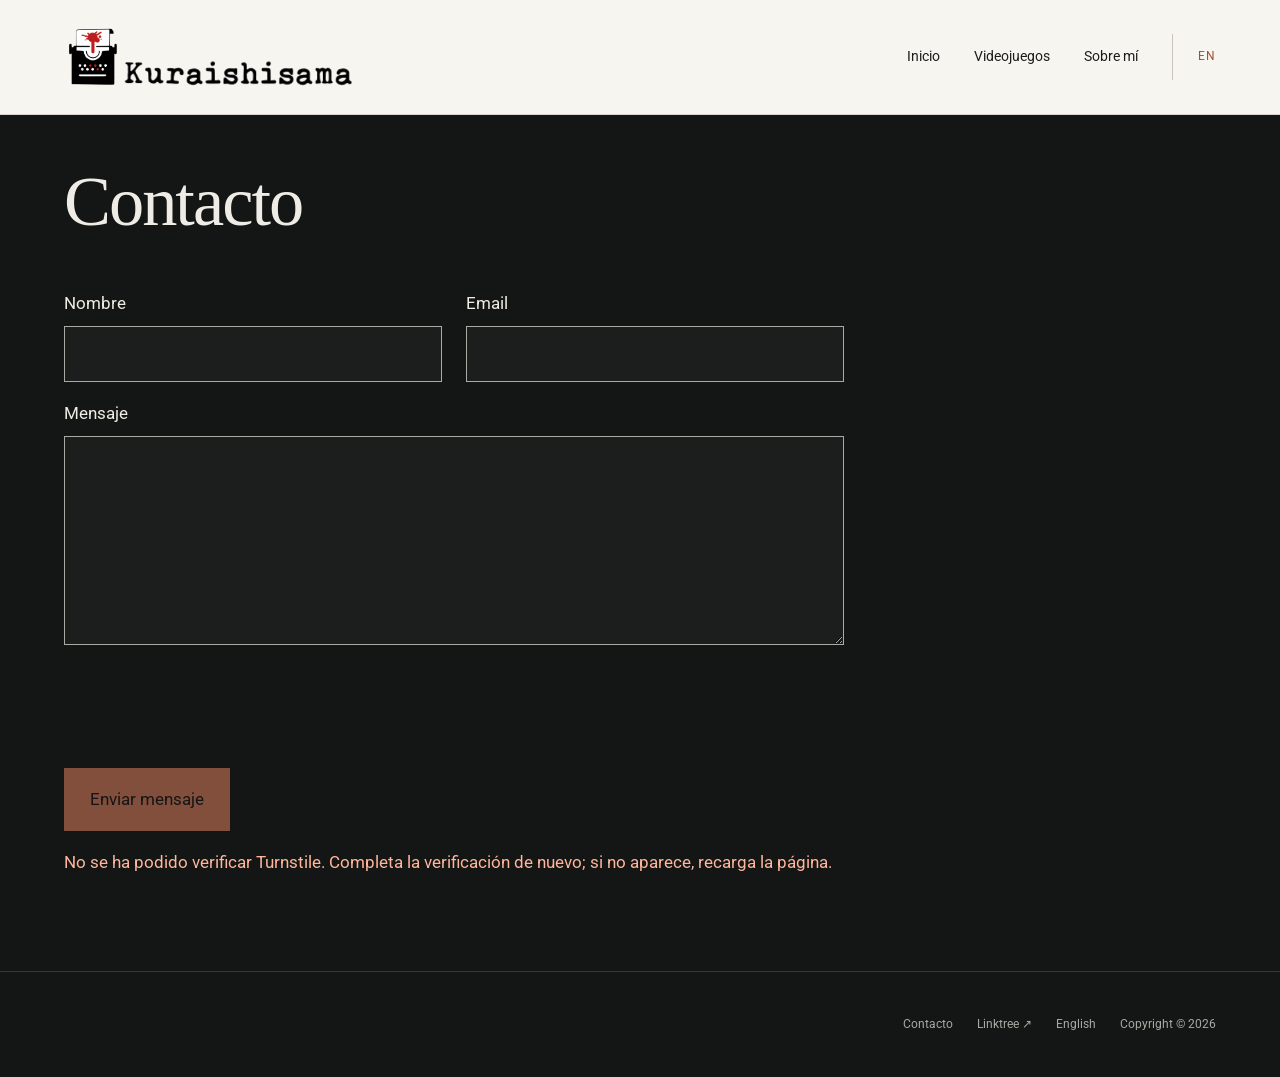
<file: es/contacto/index.html>
<!DOCTYPE html>
<html lang="es" dir="ltr">
  <head><meta charset="utf-8"/><meta name="viewport" content="width=device-width, initial-scale=1"/>
    <title>Contacto — Kuraishisama</title>
    <meta name="description" content="Contacta con Kuraishisama."/>
    <link rel="canonical" href="https://www.kuraishisama.com/es/contacto/"/>
    <link rel="alternate" hreflang="en" href="/contact/"/>
    <link rel="alternate" hreflang="es" href="/es/contacto/"/>
    <link rel="icon" href="/media/brand/favicon-192.jpg" sizes="192x192"/>
    <link rel="apple-touch-icon" href="/media/brand/favicon-192.jpg"/>
    <meta name="msapplication-TileImage" content="https://www.kuraishisama.com/media/brand/favicon-192.jpg"/>
    <style id="wp-img-auto-sizes-contain-inline-css">
img:is([sizes=auto i],[sizes^="auto," i]){contain-intrinsic-size:3000px 1500px}
/*# sourceURL=wp-img-auto-sizes-contain-inline-css */
</style>
<link href="/styles/vendor/astra-base.css" id="astra-theme-css-css" media="all" rel="stylesheet"/>
<style id="astra-theme-css-inline-css">
:root{--ast-post-nav-space:0;--ast-container-default-xlg-padding:3em;--ast-container-default-lg-padding:3em;--ast-container-default-slg-padding:2em;--ast-container-default-md-padding:3em;--ast-container-default-sm-padding:3em;--ast-container-default-xs-padding:2.4em;--ast-container-default-xxs-padding:1.8em;--ast-code-block-background:#ECEFF3;--ast-comment-inputs-background:#F9FAFB;--ast-normal-container-width:1200px;--ast-narrow-container-width:750px;--ast-blog-title-font-weight:normal;--ast-blog-meta-weight:inherit;--ast-global-color-primary:var(--ast-global-color-5);--ast-global-color-secondary:var(--ast-global-color-4);--ast-global-color-alternate-background:var(--ast-global-color-7);--ast-global-color-subtle-background:var(--ast-global-color-6);--ast-bg-style-guide:var( --ast-global-color-secondary,var(--ast-global-color-5) );--ast-shadow-style-guide:0px 0px 4px 0 #00000057;--ast-global-dark-bg-style:#fff;--ast-global-dark-lfs:#fbfbfb;--ast-widget-bg-color:#fafafa;--ast-wc-container-head-bg-color:#fbfbfb;--ast-title-layout-bg:#eeeeee;--ast-search-border-color:#e7e7e7;--ast-lifter-hover-bg:#e6e6e6;--ast-gallery-block-color:#000;--srfm-color-input-label:var(--ast-global-color-2);}html{font-size:106.25%;}a{color:var(--ast-global-color-0);}a:hover,a:focus{color:var(--ast-global-color-1);}body,button,input,select,textarea,.ast-button,.ast-custom-button{font-family:'Roboto',sans-serif;font-weight:400;font-size:17px;font-size:1rem;line-height:var(--ast-body-line-height,1.65em);}blockquote{color:var(--ast-global-color-7);}h1,h2,h3,h4,h5,h6,.entry-content :where(h1,h2,h3,h4,h5,h6),.site-title,.site-title a{font-family:'Barlow Semi Condensed',sans-serif;font-weight:600;}.ast-site-identity .site-title a{color:var(--ast-global-color-2);}.site-title{display:block;}.site-header .site-description{font-size:15px;font-size:0.88235294117647rem;display:none;}.entry-title{font-size:26px;font-size:1.5294117647059rem;}.archive .ast-article-post .ast-article-inner,.blog .ast-article-post .ast-article-inner,.archive .ast-article-post .ast-article-inner:hover,.blog .ast-article-post .ast-article-inner:hover{overflow:hidden;}h1,.entry-content :where(h1){font-size:48px;font-size:2.8235294117647rem;font-weight:600;font-family:'Barlow Semi Condensed',sans-serif;line-height:1.4em;}h2,.entry-content :where(h2){font-size:38px;font-size:2.2352941176471rem;font-weight:600;font-family:'Barlow Semi Condensed',sans-serif;line-height:1.3em;}h3,.entry-content :where(h3){font-size:30px;font-size:1.7647058823529rem;font-weight:600;font-family:'Barlow Semi Condensed',sans-serif;line-height:1.3em;}h4,.entry-content :where(h4){font-size:24px;font-size:1.4117647058824rem;line-height:1.2em;font-weight:600;font-family:'Barlow Semi Condensed',sans-serif;}h5,.entry-content :where(h5){font-size:20px;font-size:1.1764705882353rem;line-height:1.2em;font-weight:600;font-family:'Barlow Semi Condensed',sans-serif;}h6,.entry-content :where(h6){font-size:17px;font-size:1rem;line-height:1.25em;font-weight:600;font-family:'Barlow Semi Condensed',sans-serif;}::selection{background-color:var(--ast-global-color-0);color:#ffffff;}body,h1,h2,h3,h4,h5,h6,.entry-title a,.entry-content :where(h1,h2,h3,h4,h5,h6){color:var(--ast-global-color-7);}.tagcloud a:hover,.tagcloud a:focus,.tagcloud a.current-item{color:#ffffff;border-color:var(--ast-global-color-0);background-color:var(--ast-global-color-0);}input:focus,input[type="text"]:focus,input[type="email"]:focus,input[type="url"]:focus,input[type="password"]:focus,input[type="reset"]:focus,input[type="search"]:focus,textarea:focus{border-color:var(--ast-global-color-0);}input[type="radio"]:checked,input[type=reset],input[type="checkbox"]:checked,input[type="checkbox"]:hover:checked,input[type="checkbox"]:focus:checked,input[type=range]::-webkit-slider-thumb{border-color:var(--ast-global-color-0);background-color:var(--ast-global-color-0);box-shadow:none;}.site-footer a:hover + .post-count,.site-footer a:focus + .post-count{background:var(--ast-global-color-0);border-color:var(--ast-global-color-0);}.single .nav-links .nav-previous,.single .nav-links .nav-next{color:var(--ast-global-color-0);}.entry-meta,.entry-meta *{line-height:1.45;color:var(--ast-global-color-0);}.entry-meta a:not(.ast-button):hover,.entry-meta a:not(.ast-button):hover *,.entry-meta a:not(.ast-button):focus,.entry-meta a:not(.ast-button):focus *,.page-links > .page-link,.page-links .page-link:hover,.post-navigation a:hover{color:var(--ast-global-color-1);}#cat option,.secondary .calendar_wrap thead a,.secondary .calendar_wrap thead a:visited{color:var(--ast-global-color-0);}.secondary .calendar_wrap #today,.ast-progress-val span{background:var(--ast-global-color-0);}.secondary a:hover + .post-count,.secondary a:focus + .post-count{background:var(--ast-global-color-0);border-color:var(--ast-global-color-0);}.calendar_wrap #today > a{color:#ffffff;}.page-links .page-link,.single .post-navigation a{color:var(--ast-global-color-0);}.ast-search-menu-icon .search-form button.search-submit{padding:0 4px;}.ast-search-menu-icon form.search-form{padding-right:0;}.ast-header-search .ast-search-menu-icon.ast-dropdown-active .search-form,.ast-header-search .ast-search-menu-icon.ast-dropdown-active .search-field:focus{transition:all 0.2s;}.search-form input.search-field:focus{outline:none;}.ast-mobile-header-content .ast-builder-layout-element:not(.ast-builder-menu):not(.ast-header-divider-element),.ast-mobile-popup-content .ast-builder-layout-element:not(.ast-builder-menu):not(.ast-header-divider-element){padding:15px 20px;}.ast-archive-title{color:var(--ast-global-color-5);}.widget-title,.widget .wp-block-heading{font-size:24px;font-size:1.4117647058824rem;color:var(--ast-global-color-5);}.ast-single-post .entry-content a,.ast-comment-content a:not(.ast-comment-edit-reply-wrap a){text-decoration:underline;}.ast-single-post .wp-block-button .wp-block-button__link,.ast-single-post .entry-content .uagb-tab a,.ast-single-post .entry-content .uagb-ifb-cta a,.ast-single-post .entry-content .wp-block-uagb-buttons a,.ast-single-post .entry-content .uabb-module-content a,.ast-single-post .entry-content .uagb-post-grid a,.ast-single-post .entry-content .uagb-timeline a,.ast-single-post .entry-content .uagb-toc__wrap a,.ast-single-post .entry-content .uagb-taxomony-box a,.entry-content .wp-block-latest-posts > li > a,.ast-single-post .entry-content .wp-block-file__button,a.ast-post-filter-single,.ast-single-post .wp-block-buttons .wp-block-button.is-style-outline .wp-block-button__link,.ast-single-post .ast-comment-content .comment-reply-link,.ast-single-post .ast-comment-content .comment-edit-link{text-decoration:none;}.ast-search-menu-icon.slide-search a:focus-visible:focus-visible,.astra-search-icon:focus-visible,#close:focus-visible,a:focus-visible,.ast-menu-toggle:focus-visible,.site .skip-link:focus-visible,.wp-block-loginout input:focus-visible,.wp-block-search.wp-block-search__button-inside .wp-block-search__inside-wrapper,.ast-header-navigation-arrow:focus-visible,.ast-orders-table__row .ast-orders-table__cell:focus-visible,a#ast-apply-coupon:focus-visible,#ast-apply-coupon:focus-visible,#close:focus-visible,.button.search-submit:focus-visible,#search_submit:focus,.normal-search:focus-visible,.ast-header-account-wrap:focus-visible,.astra-cart-drawer-close:focus,.ast-single-variation:focus,.ast-button:focus,.ast-builder-button-wrap:has(.ast-custom-button-link:focus),.ast-builder-button-wrap .ast-custom-button-link:focus{outline-style:dotted;outline-color:inherit;outline-width:thin;}input:focus,input[type="text"]:focus,input[type="email"]:focus,input[type="url"]:focus,input[type="password"]:focus,input[type="reset"]:focus,input[type="search"]:focus,input[type="number"]:focus,textarea:focus,.wp-block-search__input:focus,[data-section="section-header-mobile-trigger"] .ast-button-wrap .ast-mobile-menu-trigger-minimal:focus,.ast-mobile-popup-drawer.active .menu-toggle-close:focus,#ast-scroll-top:focus,#coupon_code:focus,#ast-coupon-code:focus{border-style:dotted;border-color:inherit;border-width:thin;}input{outline:none;}.ast-logo-title-inline .site-logo-img{padding-right:1em;}.site-logo-img img{ transition:all 0.2s linear;}body .ast-oembed-container *{position:absolute;top:0;width:100%;height:100%;left:0;}body .wp-block-embed-pocket-casts .ast-oembed-container *{position:unset;}.ast-single-post-featured-section + article {margin-top: 2em;}.site-content .ast-single-post-featured-section img {width: 100%;overflow: hidden;object-fit: cover;}.site > .ast-single-related-posts-container {margin-top: 0;}@media (min-width: 922px) {.ast-desktop .ast-container--narrow {max-width: var(--ast-narrow-container-width);margin: 0 auto;}}@media (max-width:921.99px){#ast-desktop-header{display:none;}}@media (min-width:922px){#ast-mobile-header{display:none;}}.wp-block-buttons.aligncenter{justify-content:center;}@media (max-width:921px){.ast-theme-transparent-header #primary,.ast-theme-transparent-header #secondary{padding:0;}}@media (max-width:921px){.ast-plain-container.ast-no-sidebar #primary{padding:0;}}.ast-plain-container.ast-no-sidebar #primary{margin-top:0;margin-bottom:0;}@media (min-width:1200px){.ast-plain-container.ast-no-sidebar #primary{margin-top:60px;margin-bottom:60px;}}.wp-block-button.is-style-outline .wp-block-button__link{border-color:var(--ast-global-color-0);}div.wp-block-button.is-style-outline > .wp-block-button__link:not(.has-text-color),div.wp-block-button.wp-block-button__link.is-style-outline:not(.has-text-color){color:var(--ast-global-color-0);}.wp-block-button.is-style-outline .wp-block-button__link:hover,.wp-block-buttons .wp-block-button.is-style-outline .wp-block-button__link:focus,.wp-block-buttons .wp-block-button.is-style-outline > .wp-block-button__link:not(.has-text-color):hover,.wp-block-buttons .wp-block-button.wp-block-button__link.is-style-outline:not(.has-text-color):hover{color:#ffffff;background-color:var(--ast-global-color-1);border-color:var(--ast-global-color-1);}.post-page-numbers.current .page-link,.ast-pagination .page-numbers.current{color:#ffffff;border-color:var(--ast-global-color-0);background-color:var(--ast-global-color-0);}.wp-block-button.is-style-outline .wp-block-button__link.wp-element-button,.ast-outline-button{border-color:var(--ast-global-color-0);font-family:inherit;font-weight:500;font-size:16px;font-size:0.94117647058824rem;line-height:1em;}.wp-block-buttons .wp-block-button.is-style-outline > .wp-block-button__link:not(.has-text-color),.wp-block-buttons .wp-block-button.wp-block-button__link.is-style-outline:not(.has-text-color),.ast-outline-button{color:var(--ast-global-color-0);}.wp-block-button.is-style-outline .wp-block-button__link:hover,.wp-block-buttons .wp-block-button.is-style-outline .wp-block-button__link:focus,.wp-block-buttons .wp-block-button.is-style-outline > .wp-block-button__link:not(.has-text-color):hover,.wp-block-buttons .wp-block-button.wp-block-button__link.is-style-outline:not(.has-text-color):hover,.ast-outline-button:hover,.ast-outline-button:focus,.wp-block-uagb-buttons-child .uagb-buttons-repeater.ast-outline-button:hover,.wp-block-uagb-buttons-child .uagb-buttons-repeater.ast-outline-button:focus{color:#ffffff;background-color:var(--ast-global-color-1);border-color:var(--ast-global-color-1);}.wp-block-button .wp-block-button__link.wp-element-button.is-style-outline:not(.has-background),.wp-block-button.is-style-outline>.wp-block-button__link.wp-element-button:not(.has-background),.ast-outline-button{background-color:transparent;}.entry-content[data-ast-blocks-layout] > figure{margin-bottom:1em;}h1.widget-title{font-weight:600;}h2.widget-title{font-weight:600;}h3.widget-title{font-weight:600;}#page{display:flex;flex-direction:column;min-height:100vh;}.ast-404-layout-1 h1.page-title{color:var(--ast-global-color-2);}.single .post-navigation a{line-height:1em;height:inherit;}.error-404 .page-sub-title{font-size:1.5rem;font-weight:inherit;}.search .site-content .content-area .search-form{margin-bottom:0;}#page .site-content{flex-grow:1;}.widget{margin-bottom:1.25em;}#secondary li{line-height:1.5em;}#secondary .wp-block-group h2{margin-bottom:0.7em;}#secondary h2{font-size:1.7rem;}.ast-separate-container .ast-article-post,.ast-separate-container .ast-article-single,.ast-separate-container .comment-respond{padding:3em;}.ast-separate-container .ast-article-single .ast-article-single{padding:0;}.ast-article-single .wp-block-post-template-is-layout-grid{padding-left:0;}.ast-separate-container .comments-title,.ast-narrow-container .comments-title{padding:1.5em 2em;}.ast-page-builder-template .comment-form-textarea,.ast-comment-formwrap .ast-grid-common-col{padding:0;}.ast-comment-formwrap{padding:0;display:inline-flex;column-gap:20px;width:100%;margin-left:0;margin-right:0;}.comments-area textarea#comment:focus,.comments-area textarea#comment:active,.comments-area .ast-comment-formwrap input[type="text"]:focus,.comments-area .ast-comment-formwrap input[type="text"]:active {box-shadow:none;outline:none;}.archive.ast-page-builder-template .entry-header{margin-top:2em;}.ast-page-builder-template .ast-comment-formwrap{width:100%;}.entry-title{margin-bottom:0.5em;}.ast-archive-description p{font-size:inherit;font-weight:inherit;line-height:inherit;}.ast-separate-container .ast-comment-list li.depth-1,.hentry{margin-bottom:2em;}@media (min-width:921px){.ast-left-sidebar.ast-page-builder-template #secondary,.archive.ast-right-sidebar.ast-page-builder-template .site-main{padding-left:20px;padding-right:20px;}}@media (max-width:544px){.ast-comment-formwrap.ast-row{column-gap:10px;display:inline-block;}#ast-commentform .ast-grid-common-col{position:relative;width:100%;}}@media (min-width:1201px){.ast-separate-container .ast-article-post,.ast-separate-container .ast-article-single,.ast-separate-container .ast-author-box,.ast-separate-container .ast-404-layout-1,.ast-separate-container .no-results{padding:3em;}}@media (max-width:921px){.ast-left-sidebar #content > .ast-container{display:flex;flex-direction:column-reverse;width:100%;}}@media (min-width:922px){.ast-separate-container.ast-right-sidebar #primary,.ast-separate-container.ast-left-sidebar #primary{border:0;}.search-no-results.ast-separate-container #primary{margin-bottom:4em;}}.wp-block-button .wp-block-button__link{color:#ffffff;}.wp-block-button .wp-block-button__link:hover,.wp-block-button .wp-block-button__link:focus{color:#ffffff;background-color:var(--ast-global-color-1);border-color:var(--ast-global-color-1);}.wp-block-button .wp-block-button__link,.wp-block-search .wp-block-search__button,body .wp-block-file .wp-block-file__button{border-color:var(--ast-global-color-0);background-color:var(--ast-global-color-0);color:#ffffff;font-family:inherit;font-weight:500;line-height:1em;font-size:16px;font-size:0.94117647058824rem;padding-top:15px;padding-right:30px;padding-bottom:15px;padding-left:30px;}@media (max-width:921px){.wp-block-button .wp-block-button__link,.wp-block-search .wp-block-search__button,body .wp-block-file .wp-block-file__button{padding-top:14px;padding-right:28px;padding-bottom:14px;padding-left:28px;}}@media (max-width:544px){.wp-block-button .wp-block-button__link,.wp-block-search .wp-block-search__button,body .wp-block-file .wp-block-file__button{padding-top:12px;padding-right:24px;padding-bottom:12px;padding-left:24px;}}.menu-toggle,button,.ast-button,.ast-custom-button,.button,input#submit,input[type="button"],input[type="submit"],input[type="reset"],form[CLASS*="wp-block-search__"].wp-block-search .wp-block-search__inside-wrapper .wp-block-search__button,body .wp-block-file .wp-block-file__button,.search .search-submit{border-style:solid;border-top-width:0;border-right-width:0;border-left-width:0;border-bottom-width:0;color:#ffffff;border-color:var(--ast-global-color-0);background-color:var(--ast-global-color-0);padding-top:15px;padding-right:30px;padding-bottom:15px;padding-left:30px;font-family:inherit;font-weight:500;font-size:16px;font-size:0.94117647058824rem;line-height:1em;}button:focus,.menu-toggle:hover,button:hover,.ast-button:hover,.ast-custom-button:hover .button:hover,.ast-custom-button:hover ,input[type=reset]:hover,input[type=reset]:focus,input#submit:hover,input#submit:focus,input[type="button"]:hover,input[type="button"]:focus,input[type="submit"]:hover,input[type="submit"]:focus,form[CLASS*="wp-block-search__"].wp-block-search .wp-block-search__inside-wrapper .wp-block-search__button:hover,form[CLASS*="wp-block-search__"].wp-block-search .wp-block-search__inside-wrapper .wp-block-search__button:focus,body .wp-block-file .wp-block-file__button:hover,body .wp-block-file .wp-block-file__button:focus{color:#ffffff;background-color:var(--ast-global-color-1);border-color:var(--ast-global-color-1);}form[CLASS*="wp-block-search__"].wp-block-search .wp-block-search__inside-wrapper .wp-block-search__button.has-icon{padding-top:calc(15px - 3px);padding-right:calc(30px - 3px);padding-bottom:calc(15px - 3px);padding-left:calc(30px - 3px);}@media (max-width:921px){.menu-toggle,button,.ast-button,.ast-custom-button,.button,input#submit,input[type="button"],input[type="submit"],input[type="reset"],form[CLASS*="wp-block-search__"].wp-block-search .wp-block-search__inside-wrapper .wp-block-search__button,body .wp-block-file .wp-block-file__button,.search .search-submit{padding-top:14px;padding-right:28px;padding-bottom:14px;padding-left:28px;}}@media (max-width:544px){.menu-toggle,button,.ast-button,.ast-custom-button,.button,input#submit,input[type="button"],input[type="submit"],input[type="reset"],form[CLASS*="wp-block-search__"].wp-block-search .wp-block-search__inside-wrapper .wp-block-search__button,body .wp-block-file .wp-block-file__button,.search .search-submit{padding-top:12px;padding-right:24px;padding-bottom:12px;padding-left:24px;}}@media (max-width:921px){.ast-mobile-header-stack .main-header-bar .ast-search-menu-icon{display:inline-block;}.ast-header-break-point.ast-header-custom-item-outside .ast-mobile-header-stack .main-header-bar .ast-search-icon{margin:0;}.ast-comment-avatar-wrap img{max-width:2.5em;}.ast-comment-meta{padding:0 1.8888em 1.3333em;}.ast-separate-container .ast-comment-list li.depth-1{padding:1.5em 2.14em;}.ast-separate-container .comment-respond{padding:2em 2.14em;}}@media (min-width:544px){.ast-container{max-width:100%;}}@media (max-width:544px){.ast-separate-container .ast-article-post,.ast-separate-container .ast-article-single,.ast-separate-container .comments-title,.ast-separate-container .ast-archive-description{padding:1.5em 1em;}.ast-separate-container #content .ast-container{padding-left:0.54em;padding-right:0.54em;}.ast-separate-container .ast-comment-list .bypostauthor{padding:.5em;}.ast-search-menu-icon.ast-dropdown-active .search-field{width:170px;}} #ast-mobile-header .ast-site-header-cart-li a{pointer-events:none;}.ast-separate-container{background-image:none;}@media (max-width:921px){.widget-title{font-size:24px;font-size:1.4117647058824rem;}body,button,input,select,textarea,.ast-button,.ast-custom-button{font-size:17px;font-size:1rem;}#secondary,#secondary button,#secondary input,#secondary select,#secondary textarea{font-size:17px;font-size:1rem;}.site-title{display:block;}.site-header .site-description{display:none;}h1,.entry-content :where(h1){font-size:40px;}h2,.entry-content :where(h2){font-size:32px;}h3,.entry-content :where(h3){font-size:26px;}h4,.entry-content :where(h4){font-size:20px;font-size:1.1764705882353rem;}h5,.entry-content :where(h5){font-size:17px;font-size:1rem;}h6,.entry-content :where(h6){font-size:15px;font-size:0.88235294117647rem;}}@media (max-width:544px){.widget-title{font-size:24px;font-size:1.4117647058824rem;}body,button,input,select,textarea,.ast-button,.ast-custom-button{font-size:17px;font-size:1rem;}#secondary,#secondary button,#secondary input,#secondary select,#secondary textarea{font-size:17px;font-size:1rem;}.site-title{display:block;}.site-header .site-description{display:none;}h1,.entry-content :where(h1){font-size:32px;}h2,.entry-content :where(h2){font-size:25px;}h3,.entry-content :where(h3){font-size:22px;}h4,.entry-content :where(h4){font-size:18px;font-size:1.0588235294118rem;}h5,.entry-content :where(h5){font-size:15px;font-size:0.88235294117647rem;}h6,.entry-content :where(h6){font-size:13px;font-size:0.76470588235294rem;}}@media (max-width:544px){html{font-size:106.25%;}}@media (min-width:922px){.ast-container{max-width:1240px;}}@media (min-width:922px){.site-content .ast-container{display:flex;}}@media (max-width:921px){.site-content .ast-container{flex-direction:column;}}@media (min-width:922px){.main-header-menu .sub-menu .menu-item.ast-left-align-sub-menu:hover > .sub-menu,.main-header-menu .sub-menu .menu-item.ast-left-align-sub-menu.focus > .sub-menu{margin-left:-0px;}}.entry-content li > p{margin-bottom:0;}.site .comments-area{padding-bottom:3em;}.wp-block-file {display: flex;align-items: center;flex-wrap: wrap;justify-content: space-between;}.wp-block-pullquote {border: none;}.wp-block-pullquote blockquote::before {content: "\201D";font-family: "Helvetica",sans-serif;display: flex;transform: rotate( 180deg );font-size: 6rem;font-style: normal;line-height: 1;font-weight: bold;align-items: center;justify-content: center;}.has-text-align-right > blockquote::before {justify-content: flex-start;}.has-text-align-left > blockquote::before {justify-content: flex-end;}figure.wp-block-pullquote.is-style-solid-color blockquote {max-width: 100%;text-align: inherit;}:root {--wp--custom--ast-default-block-top-padding: 3em;--wp--custom--ast-default-block-right-padding: 3em;--wp--custom--ast-default-block-bottom-padding: 3em;--wp--custom--ast-default-block-left-padding: 3em;--wp--custom--ast-container-width: 1200px;--wp--custom--ast-content-width-size: 1200px;--wp--custom--ast-wide-width-size: calc(1200px + var(--wp--custom--ast-default-block-left-padding) + var(--wp--custom--ast-default-block-right-padding));}.ast-narrow-container {--wp--custom--ast-content-width-size: 750px;--wp--custom--ast-wide-width-size: 750px;}@media(max-width: 921px) {:root {--wp--custom--ast-default-block-top-padding: 3em;--wp--custom--ast-default-block-right-padding: 2em;--wp--custom--ast-default-block-bottom-padding: 3em;--wp--custom--ast-default-block-left-padding: 2em;}}@media(max-width: 544px) {:root {--wp--custom--ast-default-block-top-padding: 3em;--wp--custom--ast-default-block-right-padding: 1.5em;--wp--custom--ast-default-block-bottom-padding: 3em;--wp--custom--ast-default-block-left-padding: 1.5em;}}.entry-content > .wp-block-group,.entry-content > .wp-block-cover,.entry-content > .wp-block-columns {padding-top: var(--wp--custom--ast-default-block-top-padding);padding-right: var(--wp--custom--ast-default-block-right-padding);padding-bottom: var(--wp--custom--ast-default-block-bottom-padding);padding-left: var(--wp--custom--ast-default-block-left-padding);}.ast-plain-container.ast-no-sidebar .entry-content > .alignfull,.ast-page-builder-template .ast-no-sidebar .entry-content > .alignfull {margin-left: calc( -50vw + 50%);margin-right: calc( -50vw + 50%);max-width: 100vw;width: 100vw;}.ast-plain-container.ast-no-sidebar .entry-content .alignfull .alignfull,.ast-page-builder-template.ast-no-sidebar .entry-content .alignfull .alignfull,.ast-plain-container.ast-no-sidebar .entry-content .alignfull .alignwide,.ast-page-builder-template.ast-no-sidebar .entry-content .alignfull .alignwide,.ast-plain-container.ast-no-sidebar .entry-content .alignwide .alignfull,.ast-page-builder-template.ast-no-sidebar .entry-content .alignwide .alignfull,.ast-plain-container.ast-no-sidebar .entry-content .alignwide .alignwide,.ast-page-builder-template.ast-no-sidebar .entry-content .alignwide .alignwide,.ast-plain-container.ast-no-sidebar .entry-content .wp-block-column .alignfull,.ast-page-builder-template.ast-no-sidebar .entry-content .wp-block-column .alignfull,.ast-plain-container.ast-no-sidebar .entry-content .wp-block-column .alignwide,.ast-page-builder-template.ast-no-sidebar .entry-content .wp-block-column .alignwide {margin-left: auto;margin-right: auto;width: 100%;}[data-ast-blocks-layout] .wp-block-separator:not(.is-style-dots) {height: 0;}[data-ast-blocks-layout] .wp-block-separator {margin: 20px auto;}[data-ast-blocks-layout] .wp-block-separator:not(.is-style-wide):not(.is-style-dots) {max-width: 100px;}[data-ast-blocks-layout] .wp-block-separator.has-background {padding: 0;}.entry-content[data-ast-blocks-layout] > * {max-width: var(--wp--custom--ast-content-width-size);margin-left: auto;margin-right: auto;}.entry-content[data-ast-blocks-layout] > .alignwide {max-width: var(--wp--custom--ast-wide-width-size);}.entry-content[data-ast-blocks-layout] .alignfull {max-width: none;}.entry-content .wp-block-columns {margin-bottom: 0;}blockquote {margin: 1.5em;border-color: rgba(0,0,0,0.05);}.wp-block-quote:not(.has-text-align-right):not(.has-text-align-center) {border-left: 5px solid rgba(0,0,0,0.05);}.has-text-align-right > blockquote,blockquote.has-text-align-right {border-right: 5px solid rgba(0,0,0,0.05);}.has-text-align-left > blockquote,blockquote.has-text-align-left {border-left: 5px solid rgba(0,0,0,0.05);}.wp-block-site-tagline,.wp-block-latest-posts .read-more {margin-top: 15px;}.wp-block-loginout p label {display: block;}.wp-block-loginout p:not(.login-remember):not(.login-submit) input {width: 100%;}.wp-block-loginout input:focus {border-color: transparent;}.wp-block-loginout input:focus {outline: thin dotted;}.entry-content .wp-block-media-text .wp-block-media-text__content {padding: 0 0 0 8%;}.entry-content .wp-block-media-text.has-media-on-the-right .wp-block-media-text__content {padding: 0 8% 0 0;}.entry-content .wp-block-media-text.has-background .wp-block-media-text__content {padding: 8%;}.entry-content .wp-block-cover:not([class*="background-color"]):not(.has-text-color.has-link-color) .wp-block-cover__inner-container,.entry-content .wp-block-cover:not([class*="background-color"]) .wp-block-cover-image-text,.entry-content .wp-block-cover:not([class*="background-color"]) .wp-block-cover-text,.entry-content .wp-block-cover-image:not([class*="background-color"]) .wp-block-cover__inner-container,.entry-content .wp-block-cover-image:not([class*="background-color"]) .wp-block-cover-image-text,.entry-content .wp-block-cover-image:not([class*="background-color"]) .wp-block-cover-text {color: var(--ast-global-color-primary,var(--ast-global-color-5));}.wp-block-loginout .login-remember input {width: 1.1rem;height: 1.1rem;margin: 0 5px 4px 0;vertical-align: middle;}.wp-block-latest-posts > li > *:first-child,.wp-block-latest-posts:not(.is-grid) > li:first-child {margin-top: 0;}.entry-content > .wp-block-buttons,.entry-content > .wp-block-uagb-buttons {margin-bottom: 1.5em;}.wp-block-search__inside-wrapper .wp-block-search__input {padding: 0 10px;color: var(--ast-global-color-3);background: var(--ast-global-color-primary,var(--ast-global-color-5));border-color: var(--ast-border-color);}.wp-block-latest-posts .read-more {margin-bottom: 1.5em;}.wp-block-search__no-button .wp-block-search__inside-wrapper .wp-block-search__input {padding-top: 5px;padding-bottom: 5px;}.wp-block-latest-posts .wp-block-latest-posts__post-date,.wp-block-latest-posts .wp-block-latest-posts__post-author {font-size: 1rem;}.wp-block-latest-posts > li > *,.wp-block-latest-posts:not(.is-grid) > li {margin-top: 12px;margin-bottom: 12px;}.ast-page-builder-template .entry-content[data-ast-blocks-layout] > .alignwide:where(:not(.uagb-is-root-container):not(.spectra-is-root-container)) > * {max-width: var(--wp--custom--ast-wide-width-size);}.ast-page-builder-template .entry-content[data-ast-blocks-layout] > .inherit-container-width > *,.ast-page-builder-template .entry-content[data-ast-blocks-layout] > *:not(.wp-block-group):where(:not(.uagb-is-root-container):not(.spectra-is-root-container)) > *,.entry-content[data-ast-blocks-layout] > .wp-block-cover .wp-block-cover__inner-container {max-width: var(--wp--custom--ast-content-width-size) ;margin-left: auto;margin-right: auto;}.ast-page-builder-template .entry-content[data-ast-blocks-layout] > *,.ast-page-builder-template .entry-content[data-ast-blocks-layout] > .alignfull:where(:not(.wp-block-group):not(.uagb-is-root-container):not(.spectra-is-root-container)) > * {max-width: none;}.entry-content[data-ast-blocks-layout] .wp-block-cover:not(.alignleft):not(.alignright) {width: auto;}@media(max-width: 1200px) {.ast-separate-container .entry-content > .alignfull,.ast-separate-container .entry-content[data-ast-blocks-layout] > .alignwide,.ast-plain-container .entry-content[data-ast-blocks-layout] > .alignwide,.ast-plain-container .entry-content .alignfull {margin-left: calc(-1 * min(var(--ast-container-default-xlg-padding),20px)) ;margin-right: calc(-1 * min(var(--ast-container-default-xlg-padding),20px));}}@media(min-width: 1201px) {.ast-separate-container .entry-content > .alignfull {margin-left: calc(-1 * var(--ast-container-default-xlg-padding) );margin-right: calc(-1 * var(--ast-container-default-xlg-padding) );}.ast-separate-container .entry-content[data-ast-blocks-layout] > .alignwide,.ast-plain-container .entry-content[data-ast-blocks-layout] > .alignwide {margin-left: calc(-1 * var(--wp--custom--ast-default-block-left-padding) );margin-right: calc(-1 * var(--wp--custom--ast-default-block-right-padding) );}}@media(min-width: 921px) {.ast-separate-container .entry-content .wp-block-group.alignwide:not(.inherit-container-width) > :where(:not(.alignleft):not(.alignright)),.ast-plain-container .entry-content .wp-block-group.alignwide:not(.inherit-container-width) > :where(:not(.alignleft):not(.alignright)) {max-width: calc( var(--wp--custom--ast-content-width-size) + 80px );}.ast-plain-container.ast-right-sidebar .entry-content[data-ast-blocks-layout] .alignfull,.ast-plain-container.ast-left-sidebar .entry-content[data-ast-blocks-layout] .alignfull {margin-left: -60px;margin-right: -60px;}}@media(min-width: 544px) {.entry-content > .alignleft {margin-right: 20px;}.entry-content > .alignright {margin-left: 20px;}}@media (max-width:544px){.wp-block-columns .wp-block-column:not(:last-child){margin-bottom:20px;}.wp-block-latest-posts{margin:0;}}@media( max-width: 600px ) {.entry-content .wp-block-media-text .wp-block-media-text__content,.entry-content .wp-block-media-text.has-media-on-the-right .wp-block-media-text__content {padding: 8% 0 0;}.entry-content .wp-block-media-text.has-background .wp-block-media-text__content {padding: 8%;}}.ast-page-builder-template .entry-header {padding-left: 0;}.ast-narrow-container .site-content .wp-block-uagb-image--align-full .wp-block-uagb-image__figure {max-width: 100%;margin-left: auto;margin-right: auto;}.entry-content ul,.entry-content ol {padding: revert;margin: revert;}.entry-content ul.wc-block-product-template{padding: 0;}:root .has-ast-global-color-0-color{color:var(--ast-global-color-0);}:root .has-ast-global-color-0-background-color{background-color:var(--ast-global-color-0);}:root .wp-block-button .has-ast-global-color-0-color{color:var(--ast-global-color-0);}:root .wp-block-button .has-ast-global-color-0-background-color{background-color:var(--ast-global-color-0);}:root .has-ast-global-color-1-color{color:var(--ast-global-color-1);}:root .has-ast-global-color-1-background-color{background-color:var(--ast-global-color-1);}:root .wp-block-button .has-ast-global-color-1-color{color:var(--ast-global-color-1);}:root .wp-block-button .has-ast-global-color-1-background-color{background-color:var(--ast-global-color-1);}:root .has-ast-global-color-2-color{color:var(--ast-global-color-2);}:root .has-ast-global-color-2-background-color{background-color:var(--ast-global-color-2);}:root .wp-block-button .has-ast-global-color-2-color{color:var(--ast-global-color-2);}:root .wp-block-button .has-ast-global-color-2-background-color{background-color:var(--ast-global-color-2);}:root .has-ast-global-color-3-color{color:var(--ast-global-color-3);}:root .has-ast-global-color-3-background-color{background-color:var(--ast-global-color-3);}:root .wp-block-button .has-ast-global-color-3-color{color:var(--ast-global-color-3);}:root .wp-block-button .has-ast-global-color-3-background-color{background-color:var(--ast-global-color-3);}:root .has-ast-global-color-4-color{color:var(--ast-global-color-4);}:root .has-ast-global-color-4-background-color{background-color:var(--ast-global-color-4);}:root .wp-block-button .has-ast-global-color-4-color{color:var(--ast-global-color-4);}:root .wp-block-button .has-ast-global-color-4-background-color{background-color:var(--ast-global-color-4);}:root .has-ast-global-color-5-color{color:var(--ast-global-color-5);}:root .has-ast-global-color-5-background-color{background-color:var(--ast-global-color-5);}:root .wp-block-button .has-ast-global-color-5-color{color:var(--ast-global-color-5);}:root .wp-block-button .has-ast-global-color-5-background-color{background-color:var(--ast-global-color-5);}:root .has-ast-global-color-6-color{color:var(--ast-global-color-6);}:root .has-ast-global-color-6-background-color{background-color:var(--ast-global-color-6);}:root .wp-block-button .has-ast-global-color-6-color{color:var(--ast-global-color-6);}:root .wp-block-button .has-ast-global-color-6-background-color{background-color:var(--ast-global-color-6);}:root .has-ast-global-color-7-color{color:var(--ast-global-color-7);}:root .has-ast-global-color-7-background-color{background-color:var(--ast-global-color-7);}:root .wp-block-button .has-ast-global-color-7-color{color:var(--ast-global-color-7);}:root .wp-block-button .has-ast-global-color-7-background-color{background-color:var(--ast-global-color-7);}:root .has-ast-global-color-8-color{color:var(--ast-global-color-8);}:root .has-ast-global-color-8-background-color{background-color:var(--ast-global-color-8);}:root .wp-block-button .has-ast-global-color-8-color{color:var(--ast-global-color-8);}:root .wp-block-button .has-ast-global-color-8-background-color{background-color:var(--ast-global-color-8);}:root{--ast-global-color-0:#046bd2;--ast-global-color-1:#045cb4;--ast-global-color-2:#1e293b;--ast-global-color-3:#334155;--ast-global-color-4:#f9fafb;--ast-global-color-5:#FFFFFF;--ast-global-color-6:#e2e8f0;--ast-global-color-7:#cbd5e1;--ast-global-color-8:#94a3b8;}:root {--ast-border-color : var(--ast-global-color-6);}.ast-single-entry-banner {-js-display: flex;display: flex;flex-direction: column;justify-content: center;text-align: center;position: relative;background: var(--ast-title-layout-bg);}.ast-single-entry-banner[data-banner-layout="layout-1"] {max-width: 1200px;background: inherit;padding: 20px 0;}.ast-single-entry-banner[data-banner-width-type="custom"] {margin: 0 auto;width: 100%;}.ast-single-entry-banner + .site-content .entry-header {margin-bottom: 0;}.site .ast-author-avatar {--ast-author-avatar-size: ;}a.ast-underline-text {text-decoration: underline;}.ast-container > .ast-terms-link {position: relative;display: block;}a.ast-button.ast-badge-tax {padding: 4px 8px;border-radius: 3px;font-size: inherit;}header.entry-header{text-align:left;}header.entry-header .entry-title{font-weight:600;font-size:32px;font-size:1.8823529411765rem;}header.entry-header > *:not(:last-child){margin-bottom:10px;}@media (max-width:921px){header.entry-header{text-align:left;}}@media (max-width:544px){header.entry-header{text-align:left;}}.ast-archive-entry-banner {-js-display: flex;display: flex;flex-direction: column;justify-content: center;text-align: center;position: relative;background: var(--ast-title-layout-bg);}.ast-archive-entry-banner[data-banner-width-type="custom"] {margin: 0 auto;width: 100%;}.ast-archive-entry-banner[data-banner-layout="layout-1"] {background: inherit;padding: 20px 0;text-align: left;}body.archive .ast-archive-description{max-width:1200px;width:100%;text-align:left;padding-top:3em;padding-right:3em;padding-bottom:3em;padding-left:3em;}body.archive .ast-archive-description .ast-archive-title,body.archive .ast-archive-description .ast-archive-title *{font-weight:600;font-size:32px;font-size:1.8823529411765rem;}body.archive .ast-archive-description > *:not(:last-child){margin-bottom:10px;}@media (max-width:921px){body.archive .ast-archive-description{text-align:left;}}@media (max-width:544px){body.archive .ast-archive-description{text-align:left;}}.ast-breadcrumbs .trail-browse,.ast-breadcrumbs .trail-items,.ast-breadcrumbs .trail-items li{display:inline-block;margin:0;padding:0;border:none;background:inherit;text-indent:0;text-decoration:none;}.ast-breadcrumbs .trail-browse{font-size:inherit;font-style:inherit;font-weight:inherit;color:inherit;}.ast-breadcrumbs .trail-items{list-style:none;}.trail-items li::after{padding:0 0.3em;content:"\00bb";}.trail-items li:last-of-type::after{display:none;}h1,h2,h3,h4,h5,h6,.entry-content :where(h1,h2,h3,h4,h5,h6){color:var(--ast-global-color-5);}.entry-title a{color:var(--ast-global-color-5);}@media (max-width:921px){.ast-builder-grid-row-container.ast-builder-grid-row-tablet-3-firstrow .ast-builder-grid-row > *:first-child,.ast-builder-grid-row-container.ast-builder-grid-row-tablet-3-lastrow .ast-builder-grid-row > *:last-child{grid-column:1 / -1;}}@media (max-width:544px){.ast-builder-grid-row-container.ast-builder-grid-row-mobile-3-firstrow .ast-builder-grid-row > *:first-child,.ast-builder-grid-row-container.ast-builder-grid-row-mobile-3-lastrow .ast-builder-grid-row > *:last-child{grid-column:1 / -1;}}.ast-builder-layout-element .ast-site-identity{margin-top:0px;margin-bottom:0px;margin-left:0px;margin-right:0px;}.ast-builder-layout-element[data-section="title_tagline"]{display:flex;}@media (max-width:921.99px){.ast-header-break-point .ast-builder-layout-element[data-section="title_tagline"]{display:flex;}}@media (max-width:544px){.ast-header-break-point .ast-builder-layout-element[data-section="title_tagline"]{display:flex;}}.ast-builder-menu-1{font-family:inherit;font-weight:inherit;}.ast-builder-menu-1 .menu-item > .menu-link{color:var(--ast-global-color-3);}.ast-builder-menu-1 .menu-item > .ast-menu-toggle{color:var(--ast-global-color-3);}.ast-builder-menu-1 .menu-link:hover,.ast-builder-menu-1 .main-header-menu > .menu-item:hover > .menu-link,.ast-builder-menu-1 .inline-on-mobile .ast-menu-toggle:hover,.ast-builder-menu-1 .inline-on-mobile .main-header-menu > .menu-item:hover > .ast-menu-toggle{color:var(--ast-global-color-1);}.ast-builder-menu-1 .ast-menu-toggle:hover,.ast-builder-menu-1 .main-header-menu > .menu-item:hover > .ast-menu-toggle{color:var(--ast-global-color-1);}.ast-builder-menu-1 .menu-item.current-menu-item > .menu-link,.ast-builder-menu-1 .inline-on-mobile .menu-item.current-menu-item > .ast-menu-toggle,.ast-builder-menu-1 .current-menu-ancestor > .menu-link{color:var(--ast-global-color-1);}.ast-builder-menu-1 .menu-item.current-menu-item > .ast-menu-toggle{color:var(--ast-global-color-1);}.ast-builder-menu-1 .sub-menu,.ast-builder-menu-1 .inline-on-mobile .sub-menu{border-top-width:2px;border-bottom-width:0px;border-right-width:0px;border-left-width:0px;border-color:var(--ast-global-color-0);border-style:solid;}.ast-builder-menu-1 .sub-menu .sub-menu{top:-2px;}.ast-builder-menu-1 .main-header-menu > .menu-item > .sub-menu,.ast-builder-menu-1 .main-header-menu > .menu-item > .astra-full-megamenu-wrapper{margin-top:0px;}.ast-desktop .ast-builder-menu-1 .main-header-menu > .menu-item > .sub-menu:before,.ast-desktop .ast-builder-menu-1 .main-header-menu > .menu-item > .astra-full-megamenu-wrapper:before{height:calc( 0px + 2px + 5px );}.ast-desktop .ast-builder-menu-1 .menu-item .sub-menu .menu-link{border-style:none;}@media (max-width:921px){.ast-header-break-point .ast-builder-menu-1 .menu-item.menu-item-has-children > .ast-menu-toggle{top:0;}.ast-builder-menu-1 .inline-on-mobile .menu-item.menu-item-has-children > .ast-menu-toggle{right:-15px;}.ast-builder-menu-1 .menu-item-has-children > .menu-link:after{content:unset;}.ast-builder-menu-1 .main-header-menu > .menu-item > .sub-menu,.ast-builder-menu-1 .main-header-menu > .menu-item > .astra-full-megamenu-wrapper{margin-top:0;}}@media (max-width:544px){.ast-header-break-point .ast-builder-menu-1 .menu-item.menu-item-has-children > .ast-menu-toggle{top:0;}.ast-builder-menu-1 .main-header-menu > .menu-item > .sub-menu,.ast-builder-menu-1 .main-header-menu > .menu-item > .astra-full-megamenu-wrapper{margin-top:0;}}.ast-builder-menu-1{display:flex;}@media (max-width:921.99px){.ast-header-break-point .ast-builder-menu-1{display:flex;}}@media (max-width:544px){.ast-header-break-point .ast-builder-menu-1{display:flex;}}.main-header-bar .main-header-bar-navigation .ast-search-icon {display: block;z-index: 4;position: relative;}.ast-search-icon .ast-icon {z-index: 4;}.ast-search-icon {z-index: 4;position: relative;line-height: normal;}.main-header-bar .ast-search-menu-icon .search-form {background-color: #ffffff;}.ast-search-menu-icon.ast-dropdown-active.slide-search .search-form {visibility: visible;opacity: 1;}.ast-search-menu-icon .search-form {border: 1px solid var(--ast-search-border-color);line-height: normal;padding: 0 3em 0 0;border-radius: 2px;display: inline-block;-webkit-backface-visibility: hidden;backface-visibility: hidden;position: relative;color: inherit;background-color: #fff;}.ast-search-menu-icon .astra-search-icon {-js-display: flex;display: flex;line-height: normal;}.ast-search-menu-icon .astra-search-icon:focus {outline: none;}.ast-search-menu-icon .search-field {border: none;background-color: transparent;transition: all .3s;border-radius: inherit;color: inherit;font-size: inherit;width: 0;color: #757575;}.ast-search-menu-icon .search-submit {display: none;background: none;border: none;font-size: 1.3em;color: #757575;}.ast-search-menu-icon.ast-dropdown-active {visibility: visible;opacity: 1;position: relative;}.ast-search-menu-icon.ast-dropdown-active .search-field,.ast-dropdown-active.ast-search-menu-icon.slide-search input.search-field {width: 235px;}.ast-header-search .ast-search-menu-icon.slide-search .search-form,.ast-header-search .ast-search-menu-icon.ast-inline-search .search-form {-js-display: flex;display: flex;align-items: center;}.ast-search-menu-icon.ast-inline-search .search-field {width : 100%;padding : 0.60em;padding-right : 5.5em;transition: all 0.2s;}.site-header-section-left .ast-search-menu-icon.slide-search .search-form {padding-left: 2em;padding-right: unset;left: -1em;right: unset;}.site-header-section-left .ast-search-menu-icon.slide-search .search-form .search-field {margin-right: unset;}.ast-search-menu-icon.slide-search .search-form {-webkit-backface-visibility: visible;backface-visibility: visible;visibility: hidden;opacity: 0;transition: all .2s;position: absolute;z-index: 3;right: -1em;top: 50%;transform: translateY(-50%);}.ast-header-search .ast-search-menu-icon .search-form .search-field:-ms-input-placeholder,.ast-header-search .ast-search-menu-icon .search-form .search-field:-ms-input-placeholder{opacity:0.5;}.ast-header-search .ast-search-menu-icon.slide-search .search-form,.ast-header-search .ast-search-menu-icon.ast-inline-search .search-form{-js-display:flex;display:flex;align-items:center;}.ast-builder-layout-element.ast-header-search{height:auto;}.ast-header-search .astra-search-icon{font-size:18px;}@media (max-width:921px){.ast-header-search .astra-search-icon{font-size:18px;}}@media (max-width:544px){.ast-header-search .astra-search-icon{font-size:18px;}}.ast-header-search{display:flex;}@media (max-width:921.99px){.ast-header-break-point .ast-header-search{display:flex;}}@media (max-width:544px){.ast-header-break-point .ast-header-search{display:flex;}}.site-below-footer-wrap{padding-top:20px;padding-bottom:20px;}.site-below-footer-wrap[data-section="section-below-footer-builder"]{background-color:var(--ast-global-color-5);background-image:none;min-height:80px;border-style:solid;border-width:0px;border-top-width:1px;border-top-color:var(--ast-global-color-subtle-background,var(--ast-global-color-6));}.site-below-footer-wrap[data-section="section-below-footer-builder"] .ast-builder-grid-row{max-width:100%;padding-left:35px;padding-right:35px;}.site-below-footer-wrap[data-section="section-below-footer-builder"] .ast-builder-grid-row,.site-below-footer-wrap[data-section="section-below-footer-builder"] .site-footer-section{align-items:center;}.site-below-footer-wrap[data-section="section-below-footer-builder"].ast-footer-row-inline .site-footer-section{display:flex;margin-bottom:0;}.ast-builder-grid-row-3-equal .ast-builder-grid-row{grid-template-columns:repeat( 3,1fr );}@media (max-width:921px){.site-below-footer-wrap[data-section="section-below-footer-builder"].ast-footer-row-tablet-inline .site-footer-section{display:flex;margin-bottom:0;}.site-below-footer-wrap[data-section="section-below-footer-builder"].ast-footer-row-tablet-stack .site-footer-section{display:block;margin-bottom:10px;}.ast-builder-grid-row-container.ast-builder-grid-row-tablet-3-equal .ast-builder-grid-row{grid-template-columns:repeat( 3,1fr );}}@media (max-width:544px){.site-below-footer-wrap[data-section="section-below-footer-builder"].ast-footer-row-mobile-inline .site-footer-section{display:flex;margin-bottom:0;}.site-below-footer-wrap[data-section="section-below-footer-builder"].ast-footer-row-mobile-stack .site-footer-section{display:block;margin-bottom:10px;}.ast-builder-grid-row-container.ast-builder-grid-row-mobile-full .ast-builder-grid-row{grid-template-columns:1fr;}}.site-below-footer-wrap[data-section="section-below-footer-builder"]{display:grid;}@media (max-width:921.99px){.ast-header-break-point .site-below-footer-wrap[data-section="section-below-footer-builder"]{display:grid;}}@media (max-width:544px){.ast-header-break-point .site-below-footer-wrap[data-section="section-below-footer-builder"]{display:grid;}}.ast-footer-copyright{text-align:center;}.ast-footer-copyright.site-footer-focus-item {color:var(--ast-global-color-3);}@media (max-width:921px){.ast-footer-copyright{text-align:center;}}@media (max-width:544px){.ast-footer-copyright{text-align:center;}}.ast-footer-copyright.site-footer-focus-item {font-size:16px;font-size:0.94117647058824rem;}.ast-footer-copyright.ast-builder-layout-element{display:flex;}@media (max-width:921.99px){.ast-header-break-point .ast-footer-copyright.ast-builder-layout-element{display:flex;}}@media (max-width:544px){.ast-header-break-point .ast-footer-copyright.ast-builder-layout-element{display:flex;}}.ast-social-stack-desktop .ast-builder-social-element,.ast-social-stack-tablet .ast-builder-social-element,.ast-social-stack-mobile .ast-builder-social-element {margin-top: 6px;margin-bottom: 6px;}.social-show-label-true .ast-builder-social-element {width: auto;padding: 0 0.4em;}[data-section^="section-fb-social-icons-"] .footer-social-inner-wrap {text-align: center;}.ast-footer-social-wrap {width: 100%;}.ast-footer-social-wrap .ast-builder-social-element:first-child {margin-left: 0;}.ast-footer-social-wrap .ast-builder-social-element:last-child {margin-right: 0;}.ast-header-social-wrap .ast-builder-social-element:first-child {margin-left: 0;}.ast-header-social-wrap .ast-builder-social-element:last-child {margin-right: 0;}.ast-builder-social-element {line-height: 1;color: var(--ast-global-color-2);background: transparent;vertical-align: middle;transition: all 0.01s;margin-left: 6px;margin-right: 6px;justify-content: center;align-items: center;}.ast-builder-social-element .social-item-label {padding-left: 6px;}.ast-footer-social-1-wrap .ast-builder-social-element svg{width:18px;height:18px;}[data-section="section-fb-social-icons-1"] .footer-social-inner-wrap{text-align:center;}@media (max-width:921px){[data-section="section-fb-social-icons-1"] .footer-social-inner-wrap{text-align:center;}}@media (max-width:544px){[data-section="section-fb-social-icons-1"] .footer-social-inner-wrap{text-align:center;}}.ast-builder-layout-element[data-section="section-fb-social-icons-1"]{display:flex;}@media (max-width:921.99px){.ast-header-break-point .ast-builder-layout-element[data-section="section-fb-social-icons-1"]{display:flex;}}@media (max-width:544px){.ast-header-break-point .ast-builder-layout-element[data-section="section-fb-social-icons-1"]{display:flex;}}.footer-widget-area.widget-area.site-footer-focus-item{width:auto;}.ast-footer-row-inline .footer-widget-area.widget-area.site-footer-focus-item{width:100%;}.ast-header-break-point .main-header-bar{border-bottom-width:1px;}@media (min-width:922px){.main-header-bar{border-bottom-width:1px;}}.main-header-menu .menu-item, #astra-footer-menu .menu-item, .main-header-bar .ast-masthead-custom-menu-items{-js-display:flex;display:flex;-webkit-box-pack:center;-webkit-justify-content:center;-moz-box-pack:center;-ms-flex-pack:center;justify-content:center;-webkit-box-orient:vertical;-webkit-box-direction:normal;-webkit-flex-direction:column;-moz-box-orient:vertical;-moz-box-direction:normal;-ms-flex-direction:column;flex-direction:column;}.main-header-menu > .menu-item > .menu-link, #astra-footer-menu > .menu-item > .menu-link{height:100%;-webkit-box-align:center;-webkit-align-items:center;-moz-box-align:center;-ms-flex-align:center;align-items:center;-js-display:flex;display:flex;}.ast-header-break-point .main-navigation ul .menu-item .menu-link .icon-arrow:first-of-type svg{top:.2em;margin-top:0px;margin-left:0px;width:.65em;transform:translate(0, -2px) rotateZ(270deg);}.ast-mobile-popup-content .ast-submenu-expanded > .ast-menu-toggle{transform:rotateX(180deg);overflow-y:auto;}@media (min-width:922px){.ast-builder-menu .main-navigation > ul > li:last-child a{margin-right:0;}}.ast-separate-container .ast-article-inner{background-color:transparent;background-image:none;}.ast-separate-container .ast-article-post{background-color:#000000;background-image:none;}@media (max-width:921px){.ast-separate-container .ast-article-post{background-color:#000000;background-image:none;}}@media (max-width:544px){.ast-separate-container .ast-article-post{background-color:#000000;background-image:none;}}.ast-separate-container .ast-article-single:not(.ast-related-post), .ast-separate-container .error-404, .ast-separate-container .no-results, .single.ast-separate-container .site-main .ast-author-meta, .ast-separate-container .related-posts-title-wrapper, .ast-separate-container .comments-count-wrapper, .ast-box-layout.ast-plain-container .site-content, .ast-padded-layout.ast-plain-container .site-content, .ast-separate-container .ast-archive-description, .ast-separate-container .comments-area .comment-respond, .ast-separate-container .comments-area .ast-comment-list li, .ast-separate-container .comments-area .comments-title{background-color:#000000;background-image:none;}@media (max-width:921px){.ast-separate-container .ast-article-single:not(.ast-related-post), .ast-separate-container .error-404, .ast-separate-container .no-results, .single.ast-separate-container .site-main .ast-author-meta, .ast-separate-container .related-posts-title-wrapper, .ast-separate-container .comments-count-wrapper, .ast-box-layout.ast-plain-container .site-content, .ast-padded-layout.ast-plain-container .site-content, .ast-separate-container .ast-archive-description{background-color:#000000;background-image:none;}}@media (max-width:544px){.ast-separate-container .ast-article-single:not(.ast-related-post), .ast-separate-container .error-404, .ast-separate-container .no-results, .single.ast-separate-container .site-main .ast-author-meta, .ast-separate-container .related-posts-title-wrapper, .ast-separate-container .comments-count-wrapper, .ast-box-layout.ast-plain-container .site-content, .ast-padded-layout.ast-plain-container .site-content, .ast-separate-container .ast-archive-description{background-color:#000000;background-image:none;}}.ast-separate-container.ast-two-container #secondary .widget{background-color:#000000;background-image:none;}@media (max-width:921px){.ast-separate-container.ast-two-container #secondary .widget{background-color:#000000;background-image:none;}}@media (max-width:544px){.ast-separate-container.ast-two-container #secondary .widget{background-color:#000000;background-image:none;}}.ast-plain-container, .ast-page-builder-template{background-color:#000000;background-image:none;}@media (max-width:921px){.ast-plain-container, .ast-page-builder-template{background-color:#000000;background-image:none;}}@media (max-width:544px){.ast-plain-container, .ast-page-builder-template{background-color:#000000;background-image:none;}}
		#ast-scroll-top {
			display: none;
			position: fixed;
			text-align: center;
			cursor: pointer;
			z-index: 99;
			width: 2.1em;
			height: 2.1em;
			line-height: 2.1;
			color: #ffffff;
			border-radius: 2px;
			content: "";
			outline: inherit;
		}
		@media (min-width: 769px) {
			#ast-scroll-top {
				content: "769";
			}
		}
		#ast-scroll-top .ast-icon.icon-arrow svg {
			margin-left: 0px;
			vertical-align: middle;
			transform: translate(0, -20%) rotate(180deg);
			width: 1.6em;
		}
		.ast-scroll-to-top-right {
			right: 30px;
			bottom: 30px;
		}
		.ast-scroll-to-top-left {
			left: 30px;
			bottom: 30px;
		}
	#ast-scroll-top{color:var(--ast-global-color-6);background-color:var(--ast-global-color-0);font-size:15px;}#ast-scroll-top:hover{color:var(--ast-global-color-7);background-color:var(--ast-global-color-1);}@media (max-width:921px){#ast-scroll-top .ast-icon.icon-arrow svg{width:1em;}}.ast-mobile-header-content > *,.ast-desktop-header-content > * {padding: 10px 0;height: auto;}.ast-mobile-header-content > *:first-child,.ast-desktop-header-content > *:first-child {padding-top: 10px;}.ast-mobile-header-content > .ast-builder-menu,.ast-desktop-header-content > .ast-builder-menu {padding-top: 0;}.ast-mobile-header-content > *:last-child,.ast-desktop-header-content > *:last-child {padding-bottom: 0;}.ast-mobile-header-content .ast-search-menu-icon.ast-inline-search label,.ast-desktop-header-content .ast-search-menu-icon.ast-inline-search label {width: 100%;}.ast-desktop-header-content .main-header-bar-navigation .ast-submenu-expanded > .ast-menu-toggle::before {transform: rotateX(180deg);}#ast-desktop-header .ast-desktop-header-content,.ast-mobile-header-content .ast-search-icon,.ast-desktop-header-content .ast-search-icon,.ast-mobile-header-wrap .ast-mobile-header-content,.ast-main-header-nav-open.ast-popup-nav-open .ast-mobile-header-wrap .ast-mobile-header-content,.ast-main-header-nav-open.ast-popup-nav-open .ast-desktop-header-content {display: none;}.ast-main-header-nav-open.ast-header-break-point #ast-desktop-header .ast-desktop-header-content,.ast-main-header-nav-open.ast-header-break-point .ast-mobile-header-wrap .ast-mobile-header-content {display: block;}.ast-desktop .ast-desktop-header-content .astra-menu-animation-slide-up > .menu-item > .sub-menu,.ast-desktop .ast-desktop-header-content .astra-menu-animation-slide-up > .menu-item .menu-item > .sub-menu,.ast-desktop .ast-desktop-header-content .astra-menu-animation-slide-down > .menu-item > .sub-menu,.ast-desktop .ast-desktop-header-content .astra-menu-animation-slide-down > .menu-item .menu-item > .sub-menu,.ast-desktop .ast-desktop-header-content .astra-menu-animation-fade > .menu-item > .sub-menu,.ast-desktop .ast-desktop-header-content .astra-menu-animation-fade > .menu-item .menu-item > .sub-menu {opacity: 1;visibility: visible;}.ast-hfb-header.ast-default-menu-enable.ast-header-break-point .ast-mobile-header-wrap .ast-mobile-header-content .main-header-bar-navigation {width: unset;margin: unset;}.ast-mobile-header-content.content-align-flex-end .main-header-bar-navigation .menu-item-has-children > .ast-menu-toggle,.ast-desktop-header-content.content-align-flex-end .main-header-bar-navigation .menu-item-has-children > .ast-menu-toggle {left: calc( 20px - 0.907em);right: auto;}.ast-mobile-header-content .ast-search-menu-icon,.ast-mobile-header-content .ast-search-menu-icon.slide-search,.ast-desktop-header-content .ast-search-menu-icon,.ast-desktop-header-content .ast-search-menu-icon.slide-search {width: 100%;position: relative;display: block;right: auto;transform: none;}.ast-mobile-header-content .ast-search-menu-icon.slide-search .search-form,.ast-mobile-header-content .ast-search-menu-icon .search-form,.ast-desktop-header-content .ast-search-menu-icon.slide-search .search-form,.ast-desktop-header-content .ast-search-menu-icon .search-form {right: 0;visibility: visible;opacity: 1;position: relative;top: auto;transform: none;padding: 0;display: block;overflow: hidden;}.ast-mobile-header-content .ast-search-menu-icon.ast-inline-search .search-field,.ast-mobile-header-content .ast-search-menu-icon .search-field,.ast-desktop-header-content .ast-search-menu-icon.ast-inline-search .search-field,.ast-desktop-header-content .ast-search-menu-icon .search-field {width: 100%;padding-right: 5.5em;}.ast-mobile-header-content .ast-search-menu-icon .search-submit,.ast-desktop-header-content .ast-search-menu-icon .search-submit {display: block;position: absolute;height: 100%;top: 0;right: 0;padding: 0 1em;border-radius: 0;}.ast-hfb-header.ast-default-menu-enable.ast-header-break-point .ast-mobile-header-wrap .ast-mobile-header-content .main-header-bar-navigation ul .sub-menu .menu-link {padding-left: 30px;}.ast-hfb-header.ast-default-menu-enable.ast-header-break-point .ast-mobile-header-wrap .ast-mobile-header-content .main-header-bar-navigation .sub-menu .menu-item .menu-item .menu-link {padding-left: 40px;}.ast-mobile-popup-drawer.active .ast-mobile-popup-inner{background-color:#ffffff;;}.ast-mobile-header-wrap .ast-mobile-header-content, .ast-desktop-header-content{background-color:#ffffff;;}.ast-mobile-popup-content > *, .ast-mobile-header-content > *, .ast-desktop-popup-content > *, .ast-desktop-header-content > *{padding-top:0px;padding-bottom:0px;}.content-align-flex-start .ast-builder-layout-element{justify-content:flex-start;}.content-align-flex-start .main-header-menu{text-align:left;}.ast-mobile-popup-drawer.active .menu-toggle-close{color:#3a3a3a;}.ast-mobile-header-wrap .ast-primary-header-bar,.ast-primary-header-bar .site-primary-header-wrap{min-height:80px;}.ast-desktop:not(:has(.ast-header-sticked)) .ast-primary-header-bar .main-header-menu > .menu-item{line-height:80px;}#masthead .ast-container,.site-header-focus-item + .ast-breadcrumbs-wrapper{max-width:100%;padding-left:35px;padding-right:35px;}.ast-header-break-point #masthead .ast-mobile-header-wrap .ast-primary-header-bar,.ast-header-break-point #masthead .ast-mobile-header-wrap .ast-below-header-bar,.ast-header-break-point #masthead .ast-mobile-header-wrap .ast-above-header-bar{padding-left:20px;padding-right:20px;}.ast-header-break-point .ast-primary-header-bar{border-bottom-width:1px;border-bottom-color:var( --ast-global-color-subtle-background,var(--ast-global-color-7) );border-bottom-style:solid;}@media (min-width:922px){.ast-primary-header-bar{border-bottom-width:1px;border-bottom-color:var( --ast-global-color-subtle-background,var(--ast-global-color-7) );border-bottom-style:solid;}}.ast-primary-header-bar{background-color:#ffffff;background-image:none;}.ast-primary-header-bar{display:block;}@media (max-width:921.99px){.ast-header-break-point .ast-primary-header-bar{display:grid;}}@media (max-width:544px){.ast-header-break-point .ast-primary-header-bar{display:grid;}}[data-section="section-header-mobile-trigger"] .ast-button-wrap .ast-mobile-menu-trigger-minimal{color:var(--ast-global-color-0);border:none;background:transparent;}[data-section="section-header-mobile-trigger"] .ast-button-wrap .mobile-menu-toggle-icon .ast-mobile-svg{width:20px;height:20px;fill:var(--ast-global-color-0);}[data-section="section-header-mobile-trigger"] .ast-button-wrap .mobile-menu-wrap .mobile-menu{color:var(--ast-global-color-0);}.ast-builder-menu-mobile .main-navigation .main-header-menu .menu-item > .menu-link{color:var(--ast-global-color-3);}.ast-builder-menu-mobile .main-navigation .main-header-menu .menu-item > .ast-menu-toggle{color:var(--ast-global-color-3);}.ast-builder-menu-mobile .main-navigation .menu-link:hover, .ast-builder-menu-mobile .main-navigation .main-header-menu > .menu-item:hover > .menu-link, .ast-builder-menu-mobile .main-navigation .inline-on-mobile .ast-menu-toggle:hover, .ast-builder-menu-mobile .main-navigation .inline-on-mobile .main-header-menu > .menu-item:hover > .ast-menu-toggle{color:var(--ast-global-color-1);}.ast-builder-menu-mobile .menu-link:hover, .ast-builder-menu-mobile .main-header-menu > .menu-item:hover > .menu-link, .ast-builder-menu-mobile .main-navigation .inline-on-mobile .ast-menu-toggle:hover, .ast-builder-menu-mobile .main-navigation .inline-on-mobile .main-header-menu > .menu-item:hover > .ast-menu-toggle{color:var(--ast-global-color-1);}.ast-builder-menu-mobile .main-navigation .ast-menu-toggle:hover, .ast-builder-menu-mobile .main-navigation .main-header-menu > .menu-item:hover > .ast-menu-toggle{color:var(--ast-global-color-1);}.ast-builder-menu-mobile .main-navigation .menu-item.current-menu-item > .menu-link, .ast-builder-menu-mobile .main-navigation .inline-on-mobile .menu-item.current-menu-item > .ast-menu-toggle, .ast-builder-menu-mobile .main-navigation .menu-item.current-menu-ancestor > .menu-link, .ast-builder-menu-mobile .main-navigation .menu-item.current-menu-ancestor > .ast-menu-toggle{color:var(--ast-global-color-1);}.ast-builder-menu-mobile .main-navigation .menu-item.current-menu-item > .ast-menu-toggle{color:var(--ast-global-color-1);}.ast-builder-menu-mobile .main-navigation .menu-item.menu-item-has-children > .ast-menu-toggle{top:0;}.ast-builder-menu-mobile .main-navigation .menu-item-has-children > .menu-link:after{content:unset;}.ast-hfb-header .ast-builder-menu-mobile .main-header-menu, .ast-hfb-header .ast-builder-menu-mobile .main-navigation .menu-item .menu-link, .ast-hfb-header .ast-builder-menu-mobile .main-navigation .menu-item .sub-menu .menu-link{border-style:none;}.ast-builder-menu-mobile .main-navigation .menu-item.menu-item-has-children > .ast-menu-toggle{top:0;}@media (max-width:921px){.ast-builder-menu-mobile .main-navigation .main-header-menu .menu-item > .menu-link{color:var(--ast-global-color-3);}.ast-builder-menu-mobile .main-navigation .main-header-menu .menu-item > .ast-menu-toggle{color:var(--ast-global-color-3);}.ast-builder-menu-mobile .main-navigation .menu-link:hover, .ast-builder-menu-mobile .main-navigation .main-header-menu > .menu-item:hover > .menu-link, .ast-builder-menu-mobile .main-navigation .inline-on-mobile .ast-menu-toggle:hover, .ast-builder-menu-mobile .main-navigation .inline-on-mobile .main-header-menu > .menu-item:hover > .ast-menu-toggle{color:var(--ast-global-color-1);background:var(--ast-global-color-4);}.ast-builder-menu-mobile .main-navigation .ast-menu-toggle:hover, .ast-builder-menu-mobile .main-navigation .main-header-menu > .menu-item:hover > .ast-menu-toggle{color:var(--ast-global-color-1);}.ast-builder-menu-mobile .main-navigation .menu-item.current-menu-item > .menu-link, .ast-builder-menu-mobile .main-navigation .inline-on-mobile .menu-item.current-menu-item > .ast-menu-toggle, .ast-builder-menu-mobile .main-navigation .menu-item.current-menu-ancestor > .menu-link, .ast-builder-menu-mobile .main-navigation .menu-item.current-menu-ancestor > .ast-menu-toggle{color:var(--ast-global-color-1);background:var(--ast-global-color-4);}.ast-builder-menu-mobile .main-navigation .menu-item.current-menu-item > .ast-menu-toggle{color:var(--ast-global-color-1);}.ast-builder-menu-mobile .main-navigation .menu-item.menu-item-has-children > .ast-menu-toggle{top:0;}.ast-builder-menu-mobile .main-navigation .menu-item-has-children > .menu-link:after{content:unset;}.ast-builder-menu-mobile .main-navigation .main-header-menu , .ast-builder-menu-mobile .main-navigation .main-header-menu .menu-link, .ast-builder-menu-mobile .main-navigation .main-header-menu .sub-menu{background-color:var(--ast-global-color-5);}}@media (max-width:544px){.ast-builder-menu-mobile .main-navigation .menu-item.menu-item-has-children > .ast-menu-toggle{top:0;}}.ast-builder-menu-mobile .main-navigation{display:block;}@media (max-width:921.99px){.ast-header-break-point .ast-builder-menu-mobile .main-navigation{display:block;}}@media (max-width:544px){.ast-header-break-point .ast-builder-menu-mobile .main-navigation{display:block;}}.ast-above-header .main-header-bar-navigation{height:100%;}.ast-header-break-point .ast-mobile-header-wrap .ast-above-header-wrap .main-header-bar-navigation .inline-on-mobile .menu-item .menu-link{border:none;}.ast-header-break-point .ast-mobile-header-wrap .ast-above-header-wrap .main-header-bar-navigation .inline-on-mobile .menu-item-has-children > .ast-menu-toggle::before{font-size:.6rem;}.ast-header-break-point .ast-mobile-header-wrap .ast-above-header-wrap .main-header-bar-navigation .ast-submenu-expanded > .ast-menu-toggle::before{transform:rotateX(180deg);}.ast-mobile-header-wrap .ast-above-header-bar ,.ast-above-header-bar .site-above-header-wrap{min-height:50px;}.ast-desktop .ast-above-header-bar .main-header-menu > .menu-item{line-height:50px;}.ast-desktop .ast-above-header-bar .ast-header-woo-cart,.ast-desktop .ast-above-header-bar .ast-header-edd-cart{line-height:50px;}.ast-above-header-bar{border-bottom-width:3px;border-bottom-color:var( --ast-global-color-subtle-background,var(--ast-global-color-7) );border-bottom-style:solid;}.ast-above-header.ast-above-header-bar{background-color:#ffffff;background-image:none;}.ast-header-break-point .ast-above-header-bar{background-color:#ffffff;}@media (max-width:921px){#masthead .ast-mobile-header-wrap .ast-above-header-bar{padding-left:20px;padding-right:20px;}}.ast-above-header.ast-above-header-bar, .ast-header-break-point #masthead.site-header .ast-above-header-bar{padding-left:50px;padding-right:50px;}.ast-above-header-bar{display:block;}@media (max-width:921.99px){.ast-header-break-point .ast-above-header-bar{display:grid;}}@media (max-width:544px){.ast-header-break-point .ast-above-header-bar{display:grid;}}.footer-nav-wrap .astra-footer-vertical-menu {display: grid;}@media (min-width: 769px) {.footer-nav-wrap .astra-footer-horizontal-menu li {margin: 0;}.footer-nav-wrap .astra-footer-horizontal-menu a {padding: 0 0.5em;}}@media (min-width: 769px) {.footer-nav-wrap .astra-footer-horizontal-menu li:first-child a {padding-left: 0;}.footer-nav-wrap .astra-footer-horizontal-menu li:last-child a {padding-right: 0;}}.footer-widget-area[data-section="section-footer-menu"] .astra-footer-horizontal-menu{justify-content:center;}.footer-widget-area[data-section="section-footer-menu"] .astra-footer-vertical-menu .menu-item{align-items:center;}@media (max-width:921px){.footer-widget-area[data-section="section-footer-menu"] .astra-footer-tablet-horizontal-menu{justify-content:center;display:flex;}.footer-widget-area[data-section="section-footer-menu"] .astra-footer-tablet-vertical-menu{display:grid;justify-content:center;}.footer-widget-area[data-section="section-footer-menu"] .astra-footer-tablet-vertical-menu .menu-item{align-items:center;}#astra-footer-menu .menu-item > a{padding-top:0px;padding-bottom:0px;padding-left:20px;padding-right:20px;}}@media (max-width:544px){.footer-widget-area[data-section="section-footer-menu"] .astra-footer-mobile-horizontal-menu{justify-content:center;display:flex;}.footer-widget-area[data-section="section-footer-menu"] .astra-footer-mobile-vertical-menu{display:grid;justify-content:center;}.footer-widget-area[data-section="section-footer-menu"] .astra-footer-mobile-vertical-menu .menu-item{align-items:center;}}.footer-widget-area[data-section="section-footer-menu"]{display:block;}@media (max-width:921.99px){.ast-header-break-point .footer-widget-area[data-section="section-footer-menu"]{display:block;}}@media (max-width:544px){.ast-header-break-point .footer-widget-area[data-section="section-footer-menu"]{display:block;}}
/*# sourceURL=astra-theme-css-inline-css */
</style>
<link href="/assets/fonts/5e3d887f02d8a17c.css" id="astra-google-fonts-css" media="all" rel="stylesheet"/>
<link href="/styles/vendor/astra-menu.css" id="astra-menu-animation-css" media="all" rel="stylesheet"/>
<style id="wp-emoji-styles-inline-css">

	img.wp-smiley, img.emoji {
		display: inline !important;
		border: none !important;
		box-shadow: none !important;
		height: 1em !important;
		width: 1em !important;
		margin: 0 0.07em !important;
		vertical-align: -0.1em !important;
		background: none !important;
		padding: 0 !important;
	}
/*# sourceURL=wp-emoji-styles-inline-css */
</style>
<style id="wp-block-library-inline-css">
:root{--wp-block-synced-color:#7a00df;--wp-block-synced-color--rgb:122,0,223;--wp-bound-block-color:var(--wp-block-synced-color);--wp-editor-canvas-background:#ddd;--wp-admin-theme-color:#007cba;--wp-admin-theme-color--rgb:0,124,186;--wp-admin-theme-color-darker-10:#006ba1;--wp-admin-theme-color-darker-10--rgb:0,107,160.5;--wp-admin-theme-color-darker-20:#005a87;--wp-admin-theme-color-darker-20--rgb:0,90,135;--wp-admin-border-width-focus:2px}@media (min-resolution:192dpi){:root{--wp-admin-border-width-focus:1.5px}}.wp-element-button{cursor:pointer}:root .has-very-light-gray-background-color{background-color:#eee}:root .has-very-dark-gray-background-color{background-color:#313131}:root .has-very-light-gray-color{color:#eee}:root .has-very-dark-gray-color{color:#313131}:root .has-vivid-green-cyan-to-vivid-cyan-blue-gradient-background{background:linear-gradient(135deg,#00d084,#0693e3)}:root .has-purple-crush-gradient-background{background:linear-gradient(135deg,#34e2e4,#4721fb 50%,#ab1dfe)}:root .has-hazy-dawn-gradient-background{background:linear-gradient(135deg,#faaca8,#dad0ec)}:root .has-subdued-olive-gradient-background{background:linear-gradient(135deg,#fafae1,#67a671)}:root .has-atomic-cream-gradient-background{background:linear-gradient(135deg,#fdd79a,#004a59)}:root .has-nightshade-gradient-background{background:linear-gradient(135deg,#330968,#31cdcf)}:root .has-midnight-gradient-background{background:linear-gradient(135deg,#020381,#2874fc)}:root{--wp--preset--font-size--normal:16px;--wp--preset--font-size--huge:42px}.has-regular-font-size{font-size:1em}.has-larger-font-size{font-size:2.625em}.has-normal-font-size{font-size:var(--wp--preset--font-size--normal)}.has-huge-font-size{font-size:var(--wp--preset--font-size--huge)}:root .has-text-align-center{text-align:center}:root .has-text-align-left{text-align:left}:root .has-text-align-right{text-align:right}.has-fit-text{white-space:nowrap!important}#end-resizable-editor-section{display:none}.aligncenter{clear:both}.items-justified-left{justify-content:flex-start}.items-justified-center{justify-content:center}.items-justified-right{justify-content:flex-end}.items-justified-space-between{justify-content:space-between}.screen-reader-text{word-wrap:normal!important;border:0;clip-path:inset(50%);height:1px;margin:-1px;overflow:hidden;padding:0;position:absolute;width:1px}.screen-reader-text:focus{background-color:#ddd;clip-path:none;color:#444;display:block;font-size:1em;height:auto;left:5px;line-height:normal;padding:15px 23px 14px;text-decoration:none;top:5px;width:auto;z-index:100000}html :where(.has-border-color){border-style:solid}html :where([style*=border-color]){border-style:solid}html :where([style*=border-top-color]){border-top-style:solid}html :where([style*=border-right-color]){border-right-style:solid}html :where([style*=border-bottom-color]){border-bottom-style:solid}html :where([style*=border-left-color]){border-left-style:solid}html :where([style*=border-width]){border-style:solid}html :where([style*=border-top-width]){border-top-style:solid}html :where([style*=border-right-width]){border-right-style:solid}html :where([style*=border-bottom-width]){border-bottom-style:solid}html :where([style*=border-left-width]){border-left-style:solid}html :where(img[class*=wp-image-]){height:auto;max-width:100%}:where(figure){margin:0 0 1em}html :where(.is-position-sticky){--wp-admin--admin-bar--position-offset:var(--wp-admin--admin-bar--height,0px)}@media screen and (max-width:600px){html :where(.is-position-sticky){--wp-admin--admin-bar--position-offset:0px}}


</style>
<style id="wp-block-image-inline-css">
.wp-block-image>a,.wp-block-image>figure>a{display:inline-block}.wp-block-image img{box-sizing:border-box;height:auto;max-width:100%;vertical-align:bottom}@media not (prefers-reduced-motion){.wp-block-image img.hide{visibility:hidden}.wp-block-image img.show{animation:show-content-image .4s}}.wp-block-image[style*=border-radius] img,.wp-block-image[style*=border-radius]>a{border-radius:inherit}.wp-block-image.has-custom-border img{box-sizing:border-box}.wp-block-image.aligncenter{text-align:center}.wp-block-image.alignfull>a,.wp-block-image.alignwide>a{width:100%}.wp-block-image.alignfull img,.wp-block-image.alignwide img{height:auto;width:100%}.wp-block-image .aligncenter,.wp-block-image .alignleft,.wp-block-image .alignright,.wp-block-image.aligncenter,.wp-block-image.alignleft,.wp-block-image.alignright{display:table}.wp-block-image .aligncenter>figcaption,.wp-block-image .alignleft>figcaption,.wp-block-image .alignright>figcaption,.wp-block-image.aligncenter>figcaption,.wp-block-image.alignleft>figcaption,.wp-block-image.alignright>figcaption{caption-side:bottom;display:table-caption}.wp-block-image .alignleft{float:left;margin:.5em 1em .5em 0}.wp-block-image .alignright{float:right;margin:.5em 0 .5em 1em}.wp-block-image .aligncenter{margin-left:auto;margin-right:auto}.wp-block-image :where(figcaption){margin-bottom:1em;margin-top:.5em}.wp-block-image.is-style-circle-mask img{border-radius:9999px}@supports ((-webkit-mask-image:none) or (mask-image:none)) or (-webkit-mask-image:none){.wp-block-image.is-style-circle-mask img{border-radius:0;-webkit-mask-image:url('data:image/svg+xml;utf8,<svg viewBox="0 0 100 100" xmlns="http://www.w3.org/2000/svg"><circle cx="50" cy="50" r="50"/></svg>');mask-image:url('data:image/svg+xml;utf8,<svg viewBox="0 0 100 100" xmlns="http://www.w3.org/2000/svg"><circle cx="50" cy="50" r="50"/></svg>');mask-mode:alpha;-webkit-mask-position:center;mask-position:center;-webkit-mask-repeat:no-repeat;mask-repeat:no-repeat;-webkit-mask-size:contain;mask-size:contain}}:root :where(.wp-block-image.is-style-rounded img,.wp-block-image .is-style-rounded img){border-radius:9999px}.wp-block-image figure{margin:0}.wp-lightbox-container{display:flex;flex-direction:column;position:relative}.wp-lightbox-container img{cursor:zoom-in}.wp-lightbox-container img:hover+button{opacity:1}.wp-lightbox-container button{align-items:center;backdrop-filter:blur(16px) saturate(180%);background-color:#5a5a5a40;border:none;border-radius:4px;cursor:zoom-in;display:flex;height:20px;justify-content:center;opacity:0;padding:0;position:absolute;right:16px;text-align:center;top:16px;width:20px;z-index:100}@media not (prefers-reduced-motion){.wp-lightbox-container button{transition:opacity .2s ease}}.wp-lightbox-container button:focus-visible{outline:3px auto #5a5a5a40;outline:3px auto -webkit-focus-ring-color;outline-offset:3px}.wp-lightbox-container button:hover{cursor:pointer;opacity:1}.wp-lightbox-container button:focus{opacity:1}.wp-lightbox-container button:focus,.wp-lightbox-container button:hover,.wp-lightbox-container button:not(:hover):not(:active):not(.has-background){background-color:#5a5a5a40;border:none}.wp-lightbox-overlay{box-sizing:border-box;cursor:zoom-out;height:100vh;left:0;overflow:hidden;position:fixed;top:0;visibility:hidden;width:100%;z-index:100000}.wp-lightbox-overlay .wp-lightbox-close-button{align-items:center;cursor:pointer;display:flex;font-family:inherit;gap:8px;justify-content:center;line-height:1;min-height:40px;min-width:40px;padding:0 4px;position:absolute;right:calc(env(safe-area-inset-right) + 16px);top:calc(env(safe-area-inset-top) + 16px);z-index:5000000}.wp-lightbox-overlay .wp-lightbox-close-button:focus,.wp-lightbox-overlay .wp-lightbox-close-button:hover,.wp-lightbox-overlay .wp-lightbox-close-button:not(:hover):not(:active):not(.has-background){background:none;border:none}.wp-lightbox-overlay .wp-lightbox-close-button:has(.wp-lightbox-close-text:not([hidden])) .wp-lightbox-close-icon svg{height:1em;width:1em}.wp-lightbox-overlay .wp-lightbox-close-icon svg{display:block}.wp-lightbox-overlay .wp-lightbox-navigation-button-next,.wp-lightbox-overlay .wp-lightbox-navigation-button-prev{align-items:center;bottom:16px;cursor:pointer;display:flex;font-family:inherit;gap:4px;justify-content:center;line-height:1;min-height:40px;min-width:40px;padding:0 8px;position:absolute;z-index:2000002}.wp-lightbox-overlay .wp-lightbox-navigation-button-next[hidden],.wp-lightbox-overlay .wp-lightbox-navigation-button-prev[hidden]{display:none}@media (min-width:960px){.wp-lightbox-overlay .wp-lightbox-navigation-button-next,.wp-lightbox-overlay .wp-lightbox-navigation-button-prev{bottom:50%;transform:translateY(-50%)}}.wp-lightbox-overlay .wp-lightbox-navigation-button-next:focus,.wp-lightbox-overlay .wp-lightbox-navigation-button-next:hover,.wp-lightbox-overlay .wp-lightbox-navigation-button-next:not(:hover):not(:active):not(.has-background),.wp-lightbox-overlay .wp-lightbox-navigation-button-prev:focus,.wp-lightbox-overlay .wp-lightbox-navigation-button-prev:hover,.wp-lightbox-overlay .wp-lightbox-navigation-button-prev:not(:hover):not(:active):not(.has-background){background:none;border:none;padding:0 8px}.wp-lightbox-overlay .wp-lightbox-navigation-button-next:has(.wp-lightbox-navigation-text:not([hidden])) .wp-lightbox-navigation-icon svg,.wp-lightbox-overlay .wp-lightbox-navigation-button-prev:has(.wp-lightbox-navigation-text:not([hidden])) .wp-lightbox-navigation-icon svg{display:block;height:1.5em;width:1.5em}.wp-lightbox-overlay .wp-lightbox-navigation-button-prev{left:calc(env(safe-area-inset-left) + 16px)}.wp-lightbox-overlay .wp-lightbox-navigation-button-next{right:calc(env(safe-area-inset-right) + 16px)}.wp-lightbox-overlay .wp-lightbox-navigation-icon svg{vertical-align:middle}.wp-lightbox-overlay .lightbox-image-container{height:var(--wp--lightbox-container-height);left:50%;overflow:hidden;position:absolute;top:50%;transform:translate(-50%,-50%);transform-origin:top left;width:var(--wp--lightbox-container-width);z-index:2000001}.wp-lightbox-overlay .wp-block-image{align-items:center;box-sizing:border-box;display:flex;height:100%;justify-content:center;margin:0;position:relative;transform-origin:0 0;width:100%;z-index:3000000}.wp-lightbox-overlay .wp-block-image img{height:var(--wp--lightbox-image-height);min-height:var(--wp--lightbox-image-height);min-width:var(--wp--lightbox-image-width);width:var(--wp--lightbox-image-width)}.wp-lightbox-overlay .wp-block-image figcaption{display:none}.wp-lightbox-overlay button{background:none;border:none}.wp-lightbox-overlay .scrim{background-color:#fff;height:100%;opacity:.9;position:absolute;width:100%;z-index:2000000}.wp-lightbox-overlay.active{visibility:visible}@media not (prefers-reduced-motion){.wp-lightbox-overlay.active{animation:turn-on-visibility .25s both}.wp-lightbox-overlay.active img{animation:turn-on-visibility .35s both}.wp-lightbox-overlay.show-closing-animation:not(.active){animation:turn-off-visibility .35s both}.wp-lightbox-overlay.show-closing-animation:not(.active) img{animation:turn-off-visibility .25s both}.wp-lightbox-overlay.zoom.active{animation:none;opacity:1;visibility:visible}.wp-lightbox-overlay.zoom.active .lightbox-image-container{animation:lightbox-zoom-in .4s}.wp-lightbox-overlay.zoom.active .lightbox-image-container img{animation:none}.wp-lightbox-overlay.zoom.active .scrim{animation:turn-on-visibility .4s forwards}.wp-lightbox-overlay.zoom.show-closing-animation:not(.active){animation:none}.wp-lightbox-overlay.zoom.show-closing-animation:not(.active) .lightbox-image-container{animation:lightbox-zoom-out .4s}.wp-lightbox-overlay.zoom.show-closing-animation:not(.active) .lightbox-image-container img{animation:none}.wp-lightbox-overlay.zoom.show-closing-animation:not(.active) .scrim{animation:turn-off-visibility .4s forwards}}@keyframes show-content-image{0%{visibility:hidden}99%{visibility:hidden}to{visibility:visible}}@keyframes turn-on-visibility{0%{opacity:0}to{opacity:1}}@keyframes turn-off-visibility{0%{opacity:1;visibility:visible}99%{opacity:0;visibility:visible}to{opacity:0;visibility:hidden}}@keyframes lightbox-zoom-in{0%{transform:translate(calc((-100vw + var(--wp--lightbox-scrollbar-width))/2 + var(--wp--lightbox-initial-left-position)),calc(-50vh + var(--wp--lightbox-initial-top-position))) scale(var(--wp--lightbox-scale))}to{transform:translate(-50%,-50%) scale(1)}}@keyframes lightbox-zoom-out{0%{transform:translate(-50%,-50%) scale(1);visibility:visible}99%{visibility:visible}to{transform:translate(calc((-100vw + var(--wp--lightbox-scrollbar-width))/2 + var(--wp--lightbox-initial-left-position)),calc(-50vh + var(--wp--lightbox-initial-top-position))) scale(var(--wp--lightbox-scale));visibility:hidden}}

</style>
<style id="wp-block-paragraph-inline-css">
.is-small-text{font-size:.875em}.is-regular-text{font-size:1em}.is-large-text{font-size:2.25em}.is-larger-text{font-size:3em}.has-drop-cap:not(:focus):first-letter{float:left;font-size:8.4em;font-style:normal;font-weight:100;line-height:.68;margin:.05em .1em 0 0;text-transform:uppercase}body.rtl .has-drop-cap:not(:focus):first-letter{float:none;margin-left:.1em}p.has-drop-cap.has-background{overflow:hidden}:root :where(p.has-background){padding:1.25em 2.375em}:where(p.has-text-color:not(.has-link-color)) a{color:inherit}p.has-text-align-left[style*="writing-mode:vertical-lr"],p.has-text-align-right[style*="writing-mode:vertical-rl"]{rotate:180deg}

</style>
<style id="wp-block-columns-inline-css">
.wp-block-columns{box-sizing:border-box;display:flex;flex-wrap:wrap!important}@media (min-width:782px){.wp-block-columns{flex-wrap:nowrap!important}}.wp-block-columns{align-items:normal!important}.wp-block-columns.are-vertically-aligned-top{align-items:flex-start}.wp-block-columns.are-vertically-aligned-center{align-items:center}.wp-block-columns.are-vertically-aligned-bottom{align-items:flex-end}@media (max-width:781px){.wp-block-columns:not(.is-not-stacked-on-mobile)>.wp-block-column{flex-basis:100%!important}}@media (min-width:782px){.wp-block-columns:not(.is-not-stacked-on-mobile)>.wp-block-column{flex-basis:0;flex-grow:1}.wp-block-columns:not(.is-not-stacked-on-mobile)>.wp-block-column[style*=flex-basis]{flex-grow:0}}.wp-block-columns.is-not-stacked-on-mobile{flex-wrap:nowrap!important}.wp-block-columns.is-not-stacked-on-mobile>.wp-block-column{flex-basis:0;flex-grow:1}.wp-block-columns.is-not-stacked-on-mobile>.wp-block-column[style*=flex-basis]{flex-grow:0}:where(.wp-block-columns){margin-bottom:1.75em}:where(.wp-block-columns.has-background){padding:1.25em 2.375em}.wp-block-column{flex-grow:1;min-width:0;overflow-wrap:break-word;word-break:break-word}.wp-block-column.is-vertically-aligned-top{align-self:flex-start}.wp-block-column.is-vertically-aligned-center{align-self:center}.wp-block-column.is-vertically-aligned-bottom{align-self:flex-end}.wp-block-column.is-vertically-aligned-stretch{align-self:stretch}.wp-block-column.is-vertically-aligned-bottom,.wp-block-column.is-vertically-aligned-center,.wp-block-column.is-vertically-aligned-top{width:100%}

</style>
<style id="global-styles-inline-css">
:root{--wp--preset--aspect-ratio--square: 1;--wp--preset--aspect-ratio--4-3: 4/3;--wp--preset--aspect-ratio--3-4: 3/4;--wp--preset--aspect-ratio--3-2: 3/2;--wp--preset--aspect-ratio--2-3: 2/3;--wp--preset--aspect-ratio--16-9: 16/9;--wp--preset--aspect-ratio--9-16: 9/16;--wp--preset--color--black: #000000;--wp--preset--color--cyan-bluish-gray: #abb8c3;--wp--preset--color--white: #ffffff;--wp--preset--color--pale-pink: #f78da7;--wp--preset--color--vivid-red: #cf2e2e;--wp--preset--color--luminous-vivid-orange: #ff6900;--wp--preset--color--luminous-vivid-amber: #fcb900;--wp--preset--color--light-green-cyan: #7bdcb5;--wp--preset--color--vivid-green-cyan: #00d084;--wp--preset--color--pale-cyan-blue: #8ed1fc;--wp--preset--color--vivid-cyan-blue: #0693e3;--wp--preset--color--vivid-purple: #9b51e0;--wp--preset--color--ast-global-color-0: var(--ast-global-color-0);--wp--preset--color--ast-global-color-1: var(--ast-global-color-1);--wp--preset--color--ast-global-color-2: var(--ast-global-color-2);--wp--preset--color--ast-global-color-3: var(--ast-global-color-3);--wp--preset--color--ast-global-color-4: var(--ast-global-color-4);--wp--preset--color--ast-global-color-5: var(--ast-global-color-5);--wp--preset--color--ast-global-color-6: var(--ast-global-color-6);--wp--preset--color--ast-global-color-7: var(--ast-global-color-7);--wp--preset--color--ast-global-color-8: var(--ast-global-color-8);--wp--preset--gradient--vivid-cyan-blue-to-vivid-purple: linear-gradient(135deg,rgb(6,147,227) 0%,rgb(155,81,224) 100%);--wp--preset--gradient--light-green-cyan-to-vivid-green-cyan: linear-gradient(135deg,rgb(122,220,180) 0%,rgb(0,208,130) 100%);--wp--preset--gradient--luminous-vivid-amber-to-luminous-vivid-orange: linear-gradient(135deg,rgb(252,185,0) 0%,rgb(255,105,0) 100%);--wp--preset--gradient--luminous-vivid-orange-to-vivid-red: linear-gradient(135deg,rgb(255,105,0) 0%,rgb(207,46,46) 100%);--wp--preset--gradient--very-light-gray-to-cyan-bluish-gray: linear-gradient(135deg,rgb(238,238,238) 0%,rgb(169,184,195) 100%);--wp--preset--gradient--cool-to-warm-spectrum: linear-gradient(135deg,rgb(74,234,220) 0%,rgb(151,120,209) 20%,rgb(207,42,186) 40%,rgb(238,44,130) 60%,rgb(251,105,98) 80%,rgb(254,248,76) 100%);--wp--preset--gradient--blush-light-purple: linear-gradient(135deg,rgb(255,206,236) 0%,rgb(152,150,240) 100%);--wp--preset--gradient--blush-bordeaux: linear-gradient(135deg,rgb(254,205,165) 0%,rgb(254,45,45) 50%,rgb(107,0,62) 100%);--wp--preset--gradient--luminous-dusk: linear-gradient(135deg,rgb(255,203,112) 0%,rgb(199,81,192) 50%,rgb(65,88,208) 100%);--wp--preset--gradient--pale-ocean: linear-gradient(135deg,rgb(255,245,203) 0%,rgb(182,227,212) 50%,rgb(51,167,181) 100%);--wp--preset--gradient--electric-grass: linear-gradient(135deg,rgb(202,248,128) 0%,rgb(113,206,126) 100%);--wp--preset--gradient--midnight: linear-gradient(135deg,rgb(2,3,129) 0%,rgb(40,116,252) 100%);--wp--preset--font-size--small: 13px;--wp--preset--font-size--medium: 20px;--wp--preset--font-size--large: 36px;--wp--preset--font-size--x-large: 42px;--wp--preset--spacing--20: 0.44rem;--wp--preset--spacing--30: 0.67rem;--wp--preset--spacing--40: 1rem;--wp--preset--spacing--50: 1.5rem;--wp--preset--spacing--60: 2.25rem;--wp--preset--spacing--70: 3.38rem;--wp--preset--spacing--80: 5.06rem;--wp--preset--shadow--natural: 6px 6px 9px rgba(0, 0, 0, 0.2);--wp--preset--shadow--deep: 12px 12px 50px rgba(0, 0, 0, 0.4);--wp--preset--shadow--sharp: 6px 6px 0px rgba(0, 0, 0, 0.2);--wp--preset--shadow--outlined: 6px 6px 0px -3px rgb(255, 255, 255), 6px 6px rgb(0, 0, 0);--wp--preset--shadow--crisp: 6px 6px 0px rgb(0, 0, 0);}:root { --wp--style--global--content-size: var(--wp--custom--ast-content-width-size);--wp--style--global--wide-size: var(--wp--custom--ast-wide-width-size); }:where(body) { margin: 0; }.wp-site-blocks > .alignleft { float: left; margin-right: 2em; }.wp-site-blocks > .alignright { float: right; margin-left: 2em; }.wp-site-blocks > .aligncenter { justify-content: center; margin-left: auto; margin-right: auto; }:where(.wp-site-blocks) > * { margin-block-start: 24px; margin-block-end: 0; }:where(.wp-site-blocks) > :first-child { margin-block-start: 0; }:where(.wp-site-blocks) > :last-child { margin-block-end: 0; }:root { --wp--style--block-gap: 24px; }:root :where(.is-layout-flow) > :first-child{margin-block-start: 0;}:root :where(.is-layout-flow) > :last-child{margin-block-end: 0;}:root :where(.is-layout-flow) > *{margin-block-start: 24px;margin-block-end: 0;}:root :where(.is-layout-constrained) > :first-child{margin-block-start: 0;}:root :where(.is-layout-constrained) > :last-child{margin-block-end: 0;}:root :where(.is-layout-constrained) > *{margin-block-start: 24px;margin-block-end: 0;}:root :where(.is-layout-flex){gap: 24px;}:root :where(.is-layout-grid){gap: 24px;}.is-layout-flow > .alignleft{float: left;margin-inline-start: 0;margin-inline-end: 2em;}.is-layout-flow > .alignright{float: right;margin-inline-start: 2em;margin-inline-end: 0;}.is-layout-flow > .aligncenter{margin-left: auto !important;margin-right: auto !important;}.is-layout-constrained > .alignleft{float: left;margin-inline-start: 0;margin-inline-end: 2em;}.is-layout-constrained > .alignright{float: right;margin-inline-start: 2em;margin-inline-end: 0;}.is-layout-constrained > .aligncenter{margin-left: auto !important;margin-right: auto !important;}.is-layout-constrained > :where(:not(.alignleft):not(.alignright):not(.alignfull)){max-width: var(--wp--style--global--content-size);margin-left: auto !important;margin-right: auto !important;}.is-layout-constrained > .alignwide{max-width: var(--wp--style--global--wide-size);}body .is-layout-flex{display: flex;}.is-layout-flex{flex-wrap: wrap;align-items: center;}.is-layout-flex > :is(*, div){margin: 0;}body .is-layout-grid{display: grid;}.is-layout-grid > :is(*, div){margin: 0;}body{padding-top: 0px;padding-right: 0px;padding-bottom: 0px;padding-left: 0px;}a:where(:not(.wp-element-button)){text-decoration: none;}:root :where(.wp-element-button, .wp-block-button__link){background-color: #32373c;border-width: 0;color: #fff;font-family: inherit;font-size: inherit;font-style: inherit;font-weight: inherit;letter-spacing: inherit;line-height: inherit;padding-top: calc(0.667em + 2px);padding-right: calc(1.333em + 2px);padding-bottom: calc(0.667em + 2px);padding-left: calc(1.333em + 2px);text-decoration: none;text-transform: inherit;}.has-black-color{color: var(--wp--preset--color--black) !important;}.has-cyan-bluish-gray-color{color: var(--wp--preset--color--cyan-bluish-gray) !important;}.has-white-color{color: var(--wp--preset--color--white) !important;}.has-pale-pink-color{color: var(--wp--preset--color--pale-pink) !important;}.has-vivid-red-color{color: var(--wp--preset--color--vivid-red) !important;}.has-luminous-vivid-orange-color{color: var(--wp--preset--color--luminous-vivid-orange) !important;}.has-luminous-vivid-amber-color{color: var(--wp--preset--color--luminous-vivid-amber) !important;}.has-light-green-cyan-color{color: var(--wp--preset--color--light-green-cyan) !important;}.has-vivid-green-cyan-color{color: var(--wp--preset--color--vivid-green-cyan) !important;}.has-pale-cyan-blue-color{color: var(--wp--preset--color--pale-cyan-blue) !important;}.has-vivid-cyan-blue-color{color: var(--wp--preset--color--vivid-cyan-blue) !important;}.has-vivid-purple-color{color: var(--wp--preset--color--vivid-purple) !important;}.has-ast-global-color-0-color{color: var(--wp--preset--color--ast-global-color-0) !important;}.has-ast-global-color-1-color{color: var(--wp--preset--color--ast-global-color-1) !important;}.has-ast-global-color-2-color{color: var(--wp--preset--color--ast-global-color-2) !important;}.has-ast-global-color-3-color{color: var(--wp--preset--color--ast-global-color-3) !important;}.has-ast-global-color-4-color{color: var(--wp--preset--color--ast-global-color-4) !important;}.has-ast-global-color-5-color{color: var(--wp--preset--color--ast-global-color-5) !important;}.has-ast-global-color-6-color{color: var(--wp--preset--color--ast-global-color-6) !important;}.has-ast-global-color-7-color{color: var(--wp--preset--color--ast-global-color-7) !important;}.has-ast-global-color-8-color{color: var(--wp--preset--color--ast-global-color-8) !important;}.has-black-background-color{background-color: var(--wp--preset--color--black) !important;}.has-cyan-bluish-gray-background-color{background-color: var(--wp--preset--color--cyan-bluish-gray) !important;}.has-white-background-color{background-color: var(--wp--preset--color--white) !important;}.has-pale-pink-background-color{background-color: var(--wp--preset--color--pale-pink) !important;}.has-vivid-red-background-color{background-color: var(--wp--preset--color--vivid-red) !important;}.has-luminous-vivid-orange-background-color{background-color: var(--wp--preset--color--luminous-vivid-orange) !important;}.has-luminous-vivid-amber-background-color{background-color: var(--wp--preset--color--luminous-vivid-amber) !important;}.has-light-green-cyan-background-color{background-color: var(--wp--preset--color--light-green-cyan) !important;}.has-vivid-green-cyan-background-color{background-color: var(--wp--preset--color--vivid-green-cyan) !important;}.has-pale-cyan-blue-background-color{background-color: var(--wp--preset--color--pale-cyan-blue) !important;}.has-vivid-cyan-blue-background-color{background-color: var(--wp--preset--color--vivid-cyan-blue) !important;}.has-vivid-purple-background-color{background-color: var(--wp--preset--color--vivid-purple) !important;}.has-ast-global-color-0-background-color{background-color: var(--wp--preset--color--ast-global-color-0) !important;}.has-ast-global-color-1-background-color{background-color: var(--wp--preset--color--ast-global-color-1) !important;}.has-ast-global-color-2-background-color{background-color: var(--wp--preset--color--ast-global-color-2) !important;}.has-ast-global-color-3-background-color{background-color: var(--wp--preset--color--ast-global-color-3) !important;}.has-ast-global-color-4-background-color{background-color: var(--wp--preset--color--ast-global-color-4) !important;}.has-ast-global-color-5-background-color{background-color: var(--wp--preset--color--ast-global-color-5) !important;}.has-ast-global-color-6-background-color{background-color: var(--wp--preset--color--ast-global-color-6) !important;}.has-ast-global-color-7-background-color{background-color: var(--wp--preset--color--ast-global-color-7) !important;}.has-ast-global-color-8-background-color{background-color: var(--wp--preset--color--ast-global-color-8) !important;}.has-black-border-color{border-color: var(--wp--preset--color--black) !important;}.has-cyan-bluish-gray-border-color{border-color: var(--wp--preset--color--cyan-bluish-gray) !important;}.has-white-border-color{border-color: var(--wp--preset--color--white) !important;}.has-pale-pink-border-color{border-color: var(--wp--preset--color--pale-pink) !important;}.has-vivid-red-border-color{border-color: var(--wp--preset--color--vivid-red) !important;}.has-luminous-vivid-orange-border-color{border-color: var(--wp--preset--color--luminous-vivid-orange) !important;}.has-luminous-vivid-amber-border-color{border-color: var(--wp--preset--color--luminous-vivid-amber) !important;}.has-light-green-cyan-border-color{border-color: var(--wp--preset--color--light-green-cyan) !important;}.has-vivid-green-cyan-border-color{border-color: var(--wp--preset--color--vivid-green-cyan) !important;}.has-pale-cyan-blue-border-color{border-color: var(--wp--preset--color--pale-cyan-blue) !important;}.has-vivid-cyan-blue-border-color{border-color: var(--wp--preset--color--vivid-cyan-blue) !important;}.has-vivid-purple-border-color{border-color: var(--wp--preset--color--vivid-purple) !important;}.has-ast-global-color-0-border-color{border-color: var(--wp--preset--color--ast-global-color-0) !important;}.has-ast-global-color-1-border-color{border-color: var(--wp--preset--color--ast-global-color-1) !important;}.has-ast-global-color-2-border-color{border-color: var(--wp--preset--color--ast-global-color-2) !important;}.has-ast-global-color-3-border-color{border-color: var(--wp--preset--color--ast-global-color-3) !important;}.has-ast-global-color-4-border-color{border-color: var(--wp--preset--color--ast-global-color-4) !important;}.has-ast-global-color-5-border-color{border-color: var(--wp--preset--color--ast-global-color-5) !important;}.has-ast-global-color-6-border-color{border-color: var(--wp--preset--color--ast-global-color-6) !important;}.has-ast-global-color-7-border-color{border-color: var(--wp--preset--color--ast-global-color-7) !important;}.has-ast-global-color-8-border-color{border-color: var(--wp--preset--color--ast-global-color-8) !important;}.has-vivid-cyan-blue-to-vivid-purple-gradient-background{background: var(--wp--preset--gradient--vivid-cyan-blue-to-vivid-purple) !important;}.has-light-green-cyan-to-vivid-green-cyan-gradient-background{background: var(--wp--preset--gradient--light-green-cyan-to-vivid-green-cyan) !important;}.has-luminous-vivid-amber-to-luminous-vivid-orange-gradient-background{background: var(--wp--preset--gradient--luminous-vivid-amber-to-luminous-vivid-orange) !important;}.has-luminous-vivid-orange-to-vivid-red-gradient-background{background: var(--wp--preset--gradient--luminous-vivid-orange-to-vivid-red) !important;}.has-very-light-gray-to-cyan-bluish-gray-gradient-background{background: var(--wp--preset--gradient--very-light-gray-to-cyan-bluish-gray) !important;}.has-cool-to-warm-spectrum-gradient-background{background: var(--wp--preset--gradient--cool-to-warm-spectrum) !important;}.has-blush-light-purple-gradient-background{background: var(--wp--preset--gradient--blush-light-purple) !important;}.has-blush-bordeaux-gradient-background{background: var(--wp--preset--gradient--blush-bordeaux) !important;}.has-luminous-dusk-gradient-background{background: var(--wp--preset--gradient--luminous-dusk) !important;}.has-pale-ocean-gradient-background{background: var(--wp--preset--gradient--pale-ocean) !important;}.has-electric-grass-gradient-background{background: var(--wp--preset--gradient--electric-grass) !important;}.has-midnight-gradient-background{background: var(--wp--preset--gradient--midnight) !important;}.has-small-font-size{font-size: var(--wp--preset--font-size--small) !important;}.has-medium-font-size{font-size: var(--wp--preset--font-size--medium) !important;}.has-large-font-size{font-size: var(--wp--preset--font-size--large) !important;}.has-x-large-font-size{font-size: var(--wp--preset--font-size--x-large) !important;}
/*# sourceURL=global-styles-inline-css */
</style>
<style id="jetpack-stats-inline-css">
img#wpstats{display:none}
/*# sourceURL=jetpack-stats-inline-css */
</style>
<style id="wp-custom-css">
a {
    text-decoration: none !important;
}

.post-77 .wp-block-column,
.post-79 .wp-block-column{
	border: 5px white solid;
	border-radius: 10px;
}

.wp-block-media-text__content{
	padding: 5% !important;
}

.wp-block-media-text__media img{
	border-radius: 5px;
}

.wp-block-image img{
	border-radius: 10px;
}
</style>
<style id="core-block-supports-inline-css">
.wp-container-core-columns-is-layout-7387b849{flex-wrap:nowrap;}
/*# sourceURL=core-block-supports-inline-css */
</style><link rel="stylesheet" href="/assets/studio.css"><style>.studio-contact[data-astro-cid-vekgkm42]{box-sizing:border-box;width:100%;max-width:1440px;color:var(--studio-text);margin:0 auto;padding:0 5vw 90px}.studio-contact[data-astro-cid-vekgkm42] h1[data-astro-cid-vekgkm42]{color:var(--studio-text);letter-spacing:-2px;margin:0 0 32px;padding-top:48px;font-family:Georgia,serif;font-size:clamp(42px,5.5vw,78px);font-weight:400;line-height:1.1}form[data-astro-cid-vekgkm42]{max-width:780px;position:relative}.contact-fields[data-astro-cid-vekgkm42]{grid-template-columns:1fr 1fr;gap:24px;display:grid}label[data-astro-cid-vekgkm42]{margin:16px 0 7px;display:block}.studio-contact[data-astro-cid-vekgkm42] input[data-astro-cid-vekgkm42],.studio-contact[data-astro-cid-vekgkm42] textarea[data-astro-cid-vekgkm42]{box-sizing:border-box;background:var(--studio-surface);width:100%;max-width:100%;color:var(--studio-text);border:1px solid var(--studio-muted);font:inherit;border-radius:0;padding:12px 14px}textarea[data-astro-cid-vekgkm42]{resize:vertical;min-height:150px}#contact-turnstile[data-astro-cid-vekgkm42]{min-height:65px;margin:24px 0}.studio-contact[data-astro-cid-vekgkm42] button[data-astro-cid-vekgkm42]{background:var(--studio-accent);color:var(--studio-bg);border:1px solid var(--studio-accent);font:inherit;cursor:pointer;border-radius:0;padding:15px 25px}button[data-astro-cid-vekgkm42]:disabled{opacity:.55;cursor:not-allowed}#contact-status[data-astro-cid-vekgkm42]{min-height:2em;margin:16px 0 0}#contact-status[data-astro-cid-vekgkm42][data-state=error]{color:#ffb69b}#contact-status[data-astro-cid-vekgkm42][data-state=success]{color:#b4d9b3}.contact-honeypot[data-astro-cid-vekgkm42]{clip-path:inset(50%);white-space:nowrap;width:1px;height:1px;position:absolute;overflow:hidden}@media (width<=780px){.studio-contact[data-astro-cid-vekgkm42]{padding:0 6vw 55px}.contact-fields[data-astro-cid-vekgkm42]{grid-template-columns:1fr;gap:0}}
</style></head>
  <body class="wp-singular page-template-default page page-id-2 wp-custom-logo wp-embed-responsive wp-theme-astra noptin ast-desktop ast-plain-container ast-no-sidebar astra-4.13.11 ast-single-post ast-inherit-site-logo-transparent ast-hfb-header ast-full-width-primary-header ast-normal-title-enabled" itemscope itemtype="https://schema.org/WebPage" data-studio-page="contact">
    
    <div class="hfeed site" id="page">
      <header id="masthead" class="studio-header">
  <a class="studio-brand" href="/es/inicio/" aria-label="Kuraishisama — Home">
    <img class="studio-logo" src="/media/brand/kuraishisama-logo.png" alt="Kuraishisama" width="433" height="86">
  </a>
  <nav class="studio-nav" aria-label="Navegación principal">
    <a href="/es/inicio/">Inicio</a>
    <div class="studio-games-nav">
      <a href="/es/videojuegos/">Videojuegos</a>
      <div class="studio-subnav"><a href="/es/the-transference-es/">The Transference</a></div>
    </div>
    <a href="/es/sobre-mi/">Sobre mí</a>
    <a class="studio-language" href="/contact/" lang="en" aria-label="Switch to English">EN</a>
  </nav>
</header>
      
  <main id="content"><section id="contact" class="studio-contact" aria-labelledby="contact-title" data-astro-cid-vekgkm42>
  <h1 id="contact-title" data-astro-cid-vekgkm42>Contacto</h1>
  <form id="contact-form" data-site-key="0x4AAAAAAE60s1SaX0QhqwOi" data-endpoint="https://kuraishisama-contact.kuraishisama.workers.dev/api/contact" data-language="es" aria-describedby="contact-status" data-astro-cid-vekgkm42>
    <div class="contact-fields" data-astro-cid-vekgkm42>
      <div data-astro-cid-vekgkm42><label for="contact-name" data-astro-cid-vekgkm42>Nombre</label><input id="contact-name" name="name" autocomplete="name" required maxlength="100" data-astro-cid-vekgkm42></div>
      <div data-astro-cid-vekgkm42><label for="contact-email" data-astro-cid-vekgkm42>Email</label><input id="contact-email" name="email" type="email" autocomplete="email" required maxlength="254" data-astro-cid-vekgkm42></div>
    </div>
    <label for="contact-message" data-astro-cid-vekgkm42>Mensaje</label>
    <textarea id="contact-message" name="message" rows="6" required maxlength="5000" data-astro-cid-vekgkm42></textarea>
    <div class="contact-honeypot" aria-hidden="true" data-astro-cid-vekgkm42><label for="contact-website" data-astro-cid-vekgkm42>Website</label><input id="contact-website" name="website" tabindex="-1" autocomplete="off" data-astro-cid-vekgkm42></div>
    <div id="contact-turnstile" data-astro-cid-vekgkm42></div>
    <button type="submit" disabled data-astro-cid-vekgkm42>Enviar mensaje</button>
    <p id="contact-status" role="status" aria-live="polite" aria-atomic="true" data-astro-cid-vekgkm42></p>
    <noscript><p data-astro-cid-vekgkm42>Activa JavaScript para enviar el formulario.</p></noscript>
  </form>
</section>
<script type="module">var e=document.querySelector(`#contact-form`),t=e?.dataset.siteKey,n=e?.dataset.endpoint;if(e&&t&&n){let r=e.dataset.language===`es`,i=r?{sending:`Enviando…`,success:`Mensaje enviado correctamente.`,invalid_data:`Revisa el nombre, email y mensaje (máximo 5000 caracteres).`,verification_failed:`No se ha podido verificar Turnstile. Completa la verificación de nuevo; si no aparece, recarga la página.`,rate_limited:`Demasiados intentos. Espera unos segundos antes de volver a enviar.`,send_failed:`Error al enviar. Inténtalo de nuevo más tarde.`}:{sending:`Sending…`,success:`Message sent successfully.`,invalid_data:`Check your name, email and message (maximum 5000 characters).`,verification_failed:`Turnstile verification failed. Complete verification again; if it does not appear, reload the page.`,rate_limited:`Too many attempts. Wait a few seconds before trying again.`,send_failed:`Unable to send. Please try again later.`},a=e.querySelector(`button`),o=e.querySelector(`#contact-status`),s=a.textContent,c=``,l,u=!1,d=(e,t=`error`)=>{o.textContent=i[e],o.dataset.state=t},f=()=>{c=``,a.disabled=!0,u||d(`verification_failed`)},p=window.setTimeout(f,15e3);window.contactTurnstileReady=()=>{clearTimeout(p);try{l=window.turnstile.render(document.querySelector(`#contact-turnstile`),{sitekey:t,theme:`dark`,size:`flexible`,language:r?`es`:`en`,callback:e=>{c=e,a.disabled=u,o.dataset.state===`error`&&(o.textContent=``)},"expired-callback":f,"error-callback":f,"timeout-callback":f})}catch{f()}};let m=document.createElement(`script`);m.src=`https://challenges.cloudflare.com/turnstile/v0/api.js?onload=contactTurnstileReady&render=explicit`,m.async=!0,m.onerror=()=>{clearTimeout(p),f()},document.head.append(m),e.addEventListener(`invalid`,()=>d(`invalid_data`),!0),e.addEventListener(`submit`,async t=>{if(t.preventDefault(),u)return;if(!e.reportValidity()){d(`invalid_data`);return}if(!c){d(`verification_failed`);return}u=!0,a.disabled=!0,a.textContent=i.sending,e.setAttribute(`aria-busy`,`true`),d(`sending`,`pending`);let r=new FormData(e);try{let t=await fetch(n,{method:`POST`,headers:{"Content-Type":`application/json`},body:JSON.stringify({name:r.get(`name`),email:r.get(`email`),message:r.get(`message`),website:r.get(`website`),token:c}),signal:AbortSignal.timeout(3e4)}),i=await t.json().catch(()=>null);t.ok&&i?.success===!0?(e.reset(),d(`success`,`success`)):t.status===429?d(`rate_limited`):t.status===403?d(`verification_failed`):t.status===400?d(`invalid_data`):d(`send_failed`)}catch{d(`send_failed`)}finally{if(u=!1,c=``,a.disabled=!0,a.textContent=s,e.removeAttribute(`aria-busy`),l!==void 0)try{window.turnstile?.reset(l)}catch{}}})}</script></main>

      <footer id="colophon" class="studio-footer">
  <div class="footer-meta"><a href="/es/contacto/">Contacto</a><a href="https://linktr.ee/kuraishisama" target="_blank" rel="noopener noreferrer">Linktree ↗</a><a href="/">English</a><span>Copyright © 2026</span></div>
</footer>
    </div>
    
  </body>
</html>
</file>
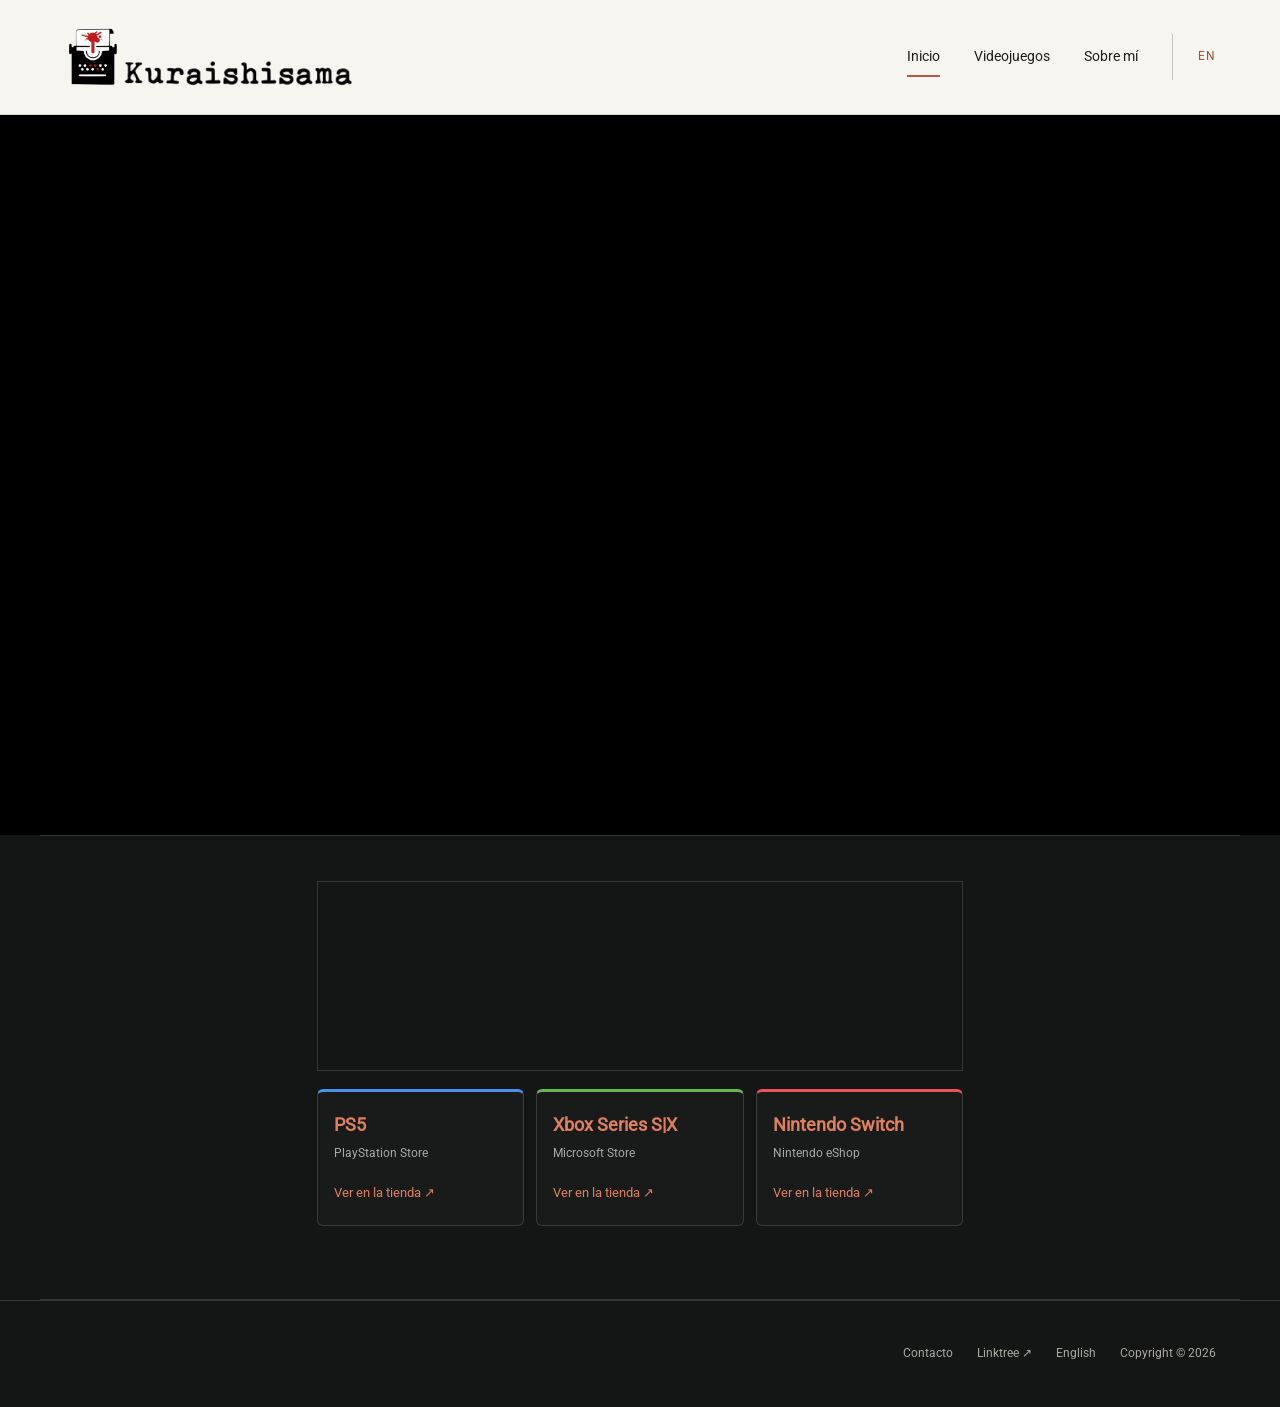
<file: es/inicio/index.html>
<!DOCTYPE html>
<html dir="ltr" lang="es-ES" prefix="og: https://ogp.me/ns#">
  <head>
<meta charset="utf-8"/>
<meta content="width=device-width, initial-scale=1" name="viewport"/>
<link href="https://gmpg.org/xfn/11" rel="profile"/>
<title>Kuraishisama.com</title>
<!-- All in One SEO 5.0.1.1 - aioseo.com -->
<meta content="Kuraishisama" name="description"/>
<meta content="max-image-preview:large" name="robots"/>
<link href="https://www.kuraishisama.com/es/inicio/" rel="canonical"/>
<meta content="All in One SEO (AIOSEO) 5.0.1.1" name="generator"/>
<meta content="es_ES" property="og:locale"/>
<meta content="- Solodev" property="og:site_name"/>
<meta content="website" property="og:type"/>
<meta content="Kuraishisama.com" property="og:title"/>
<meta content="Kuraishisama" property="og:description"/>
<meta content="https://www.kuraishisama.com/es/inicio/" property="og:url"/>
<meta content="https://www.kuraishisama.com/media/brand/kuraishisama-logo.png" property="og:image"/>
<meta content="summary_large_image" name="twitter:card"/>
<meta content="@Kuraishisama" name="twitter:site"/>
<meta content="Kuraishisama.com" name="twitter:title"/>
<meta content="Kuraishisama" name="twitter:description"/>
<meta content="@Kuraishisama" name="twitter:creator"/>
<meta content="https://www.kuraishisama.com/media/brand/kuraishisama-logo.png" name="twitter:image"/>
<script class="aioseo-schema" type="application/ld+json">
			{"@context":"https:\/\/schema.org","@graph":[{"@type":"BreadcrumbList","@id":"https:\/\/www.kuraishisama.com\/es\/inicio\/#breadcrumblist","itemListElement":[{"@type":"ListItem","@id":"https:\/\/www.kuraishisama.com#listItem","position":1,"name":"Home"}]},{"@type":"Organization","@id":"https:\/\/www.kuraishisama.com\/#organization","name":"Kuraishisama.com","description":"Solodev","url":"https:\/\/www.kuraishisama.com\/","logo":{"@type":"ImageObject","url":"https:\/\/www.kuraishisama.com\/media\/brand\/kuraishisama-logo.png","@id":"https:\/\/www.kuraishisama.com\/es\/inicio\/#organizationLogo","width":433,"height":86},"image":{"@id":"https:\/\/www.kuraishisama.com\/es\/inicio\/#organizationLogo"},"sameAs":["https:\/\/twitter.com\/Kuraishisama"]},{"@type":"WebPage","@id":"https:\/\/www.kuraishisama.com\/es\/inicio\/#webpage","url":"https:\/\/www.kuraishisama.com\/es\/inicio\/","name":"Kuraishisama.com","description":"Kuraishisama","inLanguage":"es-ES","isPartOf":{"@id":"https:\/\/www.kuraishisama.com\/#website"},"breadcrumb":{"@id":"https:\/\/www.kuraishisama.com\/es\/inicio\/#breadcrumblist"},"datePublished":"2023-08-06T00:04:40+00:00","dateModified":"2026-05-21T15:04:09+00:00"},{"@type":"WebSite","@id":"https:\/\/www.kuraishisama.com\/#website","url":"https:\/\/www.kuraishisama.com\/","name":"Kuraishisama.com","description":"Solodev","inLanguage":"es-ES","publisher":{"@id":"https:\/\/www.kuraishisama.com\/#organization"}}]}
		</script>
<!-- All in One SEO -->
<link href="/es/inicio/" hreflang="es" rel="alternate"/>
<link href="/" hreflang="en" rel="alternate"/>
<!-- This site uses the Google Analytics by MonsterInsights plugin v11.2.0 - Using Analytics tracking - https://www.monsterinsights.com/ -->
<!-- / Google Analytics by MonsterInsights -->
<style id="wp-img-auto-sizes-contain-inline-css">
img:is([sizes=auto i],[sizes^="auto," i]){contain-intrinsic-size:3000px 1500px}
/*# sourceURL=wp-img-auto-sizes-contain-inline-css */
</style>
<link href="/styles/vendor/astra-base.css" id="astra-theme-css-css" media="all" rel="stylesheet"/>
<style id="astra-theme-css-inline-css">
:root{--ast-post-nav-space:0;--ast-container-default-xlg-padding:3em;--ast-container-default-lg-padding:3em;--ast-container-default-slg-padding:2em;--ast-container-default-md-padding:3em;--ast-container-default-sm-padding:3em;--ast-container-default-xs-padding:2.4em;--ast-container-default-xxs-padding:1.8em;--ast-code-block-background:#ECEFF3;--ast-comment-inputs-background:#F9FAFB;--ast-normal-container-width:1200px;--ast-narrow-container-width:750px;--ast-blog-title-font-weight:normal;--ast-blog-meta-weight:inherit;--ast-global-color-primary:var(--ast-global-color-5);--ast-global-color-secondary:var(--ast-global-color-4);--ast-global-color-alternate-background:var(--ast-global-color-7);--ast-global-color-subtle-background:var(--ast-global-color-6);--ast-bg-style-guide:var( --ast-global-color-secondary,var(--ast-global-color-5) );--ast-shadow-style-guide:0px 0px 4px 0 #00000057;--ast-global-dark-bg-style:#fff;--ast-global-dark-lfs:#fbfbfb;--ast-widget-bg-color:#fafafa;--ast-wc-container-head-bg-color:#fbfbfb;--ast-title-layout-bg:#eeeeee;--ast-search-border-color:#e7e7e7;--ast-lifter-hover-bg:#e6e6e6;--ast-gallery-block-color:#000;--srfm-color-input-label:var(--ast-global-color-2);}html{font-size:106.25%;}a{color:var(--ast-global-color-0);}a:hover,a:focus{color:var(--ast-global-color-1);}body,button,input,select,textarea,.ast-button,.ast-custom-button{font-family:'Roboto',sans-serif;font-weight:400;font-size:17px;font-size:1rem;line-height:var(--ast-body-line-height,1.65em);}blockquote{color:var(--ast-global-color-7);}h1,h2,h3,h4,h5,h6,.entry-content :where(h1,h2,h3,h4,h5,h6),.site-title,.site-title a{font-family:'Barlow Semi Condensed',sans-serif;font-weight:600;}.ast-site-identity .site-title a{color:var(--ast-global-color-2);}.site-title{display:block;}.site-header .site-description{font-size:15px;font-size:0.88235294117647rem;display:none;}.entry-title{font-size:26px;font-size:1.5294117647059rem;}.archive .ast-article-post .ast-article-inner,.blog .ast-article-post .ast-article-inner,.archive .ast-article-post .ast-article-inner:hover,.blog .ast-article-post .ast-article-inner:hover{overflow:hidden;}h1,.entry-content :where(h1){font-size:48px;font-size:2.8235294117647rem;font-weight:600;font-family:'Barlow Semi Condensed',sans-serif;line-height:1.4em;}h2,.entry-content :where(h2){font-size:38px;font-size:2.2352941176471rem;font-weight:600;font-family:'Barlow Semi Condensed',sans-serif;line-height:1.3em;}h3,.entry-content :where(h3){font-size:30px;font-size:1.7647058823529rem;font-weight:600;font-family:'Barlow Semi Condensed',sans-serif;line-height:1.3em;}h4,.entry-content :where(h4){font-size:24px;font-size:1.4117647058824rem;line-height:1.2em;font-weight:600;font-family:'Barlow Semi Condensed',sans-serif;}h5,.entry-content :where(h5){font-size:20px;font-size:1.1764705882353rem;line-height:1.2em;font-weight:600;font-family:'Barlow Semi Condensed',sans-serif;}h6,.entry-content :where(h6){font-size:17px;font-size:1rem;line-height:1.25em;font-weight:600;font-family:'Barlow Semi Condensed',sans-serif;}::selection{background-color:var(--ast-global-color-0);color:#ffffff;}body,h1,h2,h3,h4,h5,h6,.entry-title a,.entry-content :where(h1,h2,h3,h4,h5,h6){color:var(--ast-global-color-7);}.tagcloud a:hover,.tagcloud a:focus,.tagcloud a.current-item{color:#ffffff;border-color:var(--ast-global-color-0);background-color:var(--ast-global-color-0);}input:focus,input[type="text"]:focus,input[type="email"]:focus,input[type="url"]:focus,input[type="password"]:focus,input[type="reset"]:focus,input[type="search"]:focus,textarea:focus{border-color:var(--ast-global-color-0);}input[type="radio"]:checked,input[type=reset],input[type="checkbox"]:checked,input[type="checkbox"]:hover:checked,input[type="checkbox"]:focus:checked,input[type=range]::-webkit-slider-thumb{border-color:var(--ast-global-color-0);background-color:var(--ast-global-color-0);box-shadow:none;}.site-footer a:hover + .post-count,.site-footer a:focus + .post-count{background:var(--ast-global-color-0);border-color:var(--ast-global-color-0);}.single .nav-links .nav-previous,.single .nav-links .nav-next{color:var(--ast-global-color-0);}.entry-meta,.entry-meta *{line-height:1.45;color:var(--ast-global-color-0);}.entry-meta a:not(.ast-button):hover,.entry-meta a:not(.ast-button):hover *,.entry-meta a:not(.ast-button):focus,.entry-meta a:not(.ast-button):focus *,.page-links > .page-link,.page-links .page-link:hover,.post-navigation a:hover{color:var(--ast-global-color-1);}#cat option,.secondary .calendar_wrap thead a,.secondary .calendar_wrap thead a:visited{color:var(--ast-global-color-0);}.secondary .calendar_wrap #today,.ast-progress-val span{background:var(--ast-global-color-0);}.secondary a:hover + .post-count,.secondary a:focus + .post-count{background:var(--ast-global-color-0);border-color:var(--ast-global-color-0);}.calendar_wrap #today > a{color:#ffffff;}.page-links .page-link,.single .post-navigation a{color:var(--ast-global-color-0);}.ast-search-menu-icon .search-form button.search-submit{padding:0 4px;}.ast-search-menu-icon form.search-form{padding-right:0;}.ast-header-search .ast-search-menu-icon.ast-dropdown-active .search-form,.ast-header-search .ast-search-menu-icon.ast-dropdown-active .search-field:focus{transition:all 0.2s;}.search-form input.search-field:focus{outline:none;}.ast-mobile-header-content .ast-builder-layout-element:not(.ast-builder-menu):not(.ast-header-divider-element),.ast-mobile-popup-content .ast-builder-layout-element:not(.ast-builder-menu):not(.ast-header-divider-element){padding:15px 20px;}.ast-archive-title{color:var(--ast-global-color-5);}.widget-title,.widget .wp-block-heading{font-size:24px;font-size:1.4117647058824rem;color:var(--ast-global-color-5);}.ast-single-post .entry-content a,.ast-comment-content a:not(.ast-comment-edit-reply-wrap a){text-decoration:underline;}.ast-single-post .wp-block-button .wp-block-button__link,.ast-single-post .entry-content .uagb-tab a,.ast-single-post .entry-content .uagb-ifb-cta a,.ast-single-post .entry-content .wp-block-uagb-buttons a,.ast-single-post .entry-content .uabb-module-content a,.ast-single-post .entry-content .uagb-post-grid a,.ast-single-post .entry-content .uagb-timeline a,.ast-single-post .entry-content .uagb-toc__wrap a,.ast-single-post .entry-content .uagb-taxomony-box a,.entry-content .wp-block-latest-posts > li > a,.ast-single-post .entry-content .wp-block-file__button,a.ast-post-filter-single,.ast-single-post .wp-block-buttons .wp-block-button.is-style-outline .wp-block-button__link,.ast-single-post .ast-comment-content .comment-reply-link,.ast-single-post .ast-comment-content .comment-edit-link{text-decoration:none;}.ast-search-menu-icon.slide-search a:focus-visible:focus-visible,.astra-search-icon:focus-visible,#close:focus-visible,a:focus-visible,.ast-menu-toggle:focus-visible,.site .skip-link:focus-visible,.wp-block-loginout input:focus-visible,.wp-block-search.wp-block-search__button-inside .wp-block-search__inside-wrapper,.ast-header-navigation-arrow:focus-visible,.ast-orders-table__row .ast-orders-table__cell:focus-visible,a#ast-apply-coupon:focus-visible,#ast-apply-coupon:focus-visible,#close:focus-visible,.button.search-submit:focus-visible,#search_submit:focus,.normal-search:focus-visible,.ast-header-account-wrap:focus-visible,.astra-cart-drawer-close:focus,.ast-single-variation:focus,.ast-button:focus,.ast-builder-button-wrap:has(.ast-custom-button-link:focus),.ast-builder-button-wrap .ast-custom-button-link:focus{outline-style:dotted;outline-color:inherit;outline-width:thin;}input:focus,input[type="text"]:focus,input[type="email"]:focus,input[type="url"]:focus,input[type="password"]:focus,input[type="reset"]:focus,input[type="search"]:focus,input[type="number"]:focus,textarea:focus,.wp-block-search__input:focus,[data-section="section-header-mobile-trigger"] .ast-button-wrap .ast-mobile-menu-trigger-minimal:focus,.ast-mobile-popup-drawer.active .menu-toggle-close:focus,#ast-scroll-top:focus,#coupon_code:focus,#ast-coupon-code:focus{border-style:dotted;border-color:inherit;border-width:thin;}input{outline:none;}.ast-logo-title-inline .site-logo-img{padding-right:1em;}.site-logo-img img{ transition:all 0.2s linear;}body .ast-oembed-container *{position:absolute;top:0;width:100%;height:100%;left:0;}body .wp-block-embed-pocket-casts .ast-oembed-container *{position:unset;}.ast-single-post-featured-section + article {margin-top: 2em;}.site-content .ast-single-post-featured-section img {width: 100%;overflow: hidden;object-fit: cover;}.site > .ast-single-related-posts-container {margin-top: 0;}@media (min-width: 922px) {.ast-desktop .ast-container--narrow {max-width: var(--ast-narrow-container-width);margin: 0 auto;}}@media (max-width:921.99px){#ast-desktop-header{display:none;}}@media (min-width:922px){#ast-mobile-header{display:none;}}.wp-block-buttons.aligncenter{justify-content:center;}@media (max-width:921px){.ast-theme-transparent-header #primary,.ast-theme-transparent-header #secondary{padding:0;}}@media (max-width:921px){.ast-plain-container.ast-no-sidebar #primary{padding:0;}}.ast-plain-container.ast-no-sidebar #primary{margin-top:0;margin-bottom:0;}.wp-block-button.is-style-outline .wp-block-button__link{border-color:var(--ast-global-color-0);}div.wp-block-button.is-style-outline > .wp-block-button__link:not(.has-text-color),div.wp-block-button.wp-block-button__link.is-style-outline:not(.has-text-color){color:var(--ast-global-color-0);}.wp-block-button.is-style-outline .wp-block-button__link:hover,.wp-block-buttons .wp-block-button.is-style-outline .wp-block-button__link:focus,.wp-block-buttons .wp-block-button.is-style-outline > .wp-block-button__link:not(.has-text-color):hover,.wp-block-buttons .wp-block-button.wp-block-button__link.is-style-outline:not(.has-text-color):hover{color:#ffffff;background-color:var(--ast-global-color-1);border-color:var(--ast-global-color-1);}.post-page-numbers.current .page-link,.ast-pagination .page-numbers.current{color:#ffffff;border-color:var(--ast-global-color-0);background-color:var(--ast-global-color-0);}.wp-block-button.is-style-outline .wp-block-button__link.wp-element-button,.ast-outline-button{border-color:var(--ast-global-color-0);font-family:inherit;font-weight:500;font-size:16px;font-size:0.94117647058824rem;line-height:1em;}.wp-block-buttons .wp-block-button.is-style-outline > .wp-block-button__link:not(.has-text-color),.wp-block-buttons .wp-block-button.wp-block-button__link.is-style-outline:not(.has-text-color),.ast-outline-button{color:var(--ast-global-color-0);}.wp-block-button.is-style-outline .wp-block-button__link:hover,.wp-block-buttons .wp-block-button.is-style-outline .wp-block-button__link:focus,.wp-block-buttons .wp-block-button.is-style-outline > .wp-block-button__link:not(.has-text-color):hover,.wp-block-buttons .wp-block-button.wp-block-button__link.is-style-outline:not(.has-text-color):hover,.ast-outline-button:hover,.ast-outline-button:focus,.wp-block-uagb-buttons-child .uagb-buttons-repeater.ast-outline-button:hover,.wp-block-uagb-buttons-child .uagb-buttons-repeater.ast-outline-button:focus{color:#ffffff;background-color:var(--ast-global-color-1);border-color:var(--ast-global-color-1);}.wp-block-button .wp-block-button__link.wp-element-button.is-style-outline:not(.has-background),.wp-block-button.is-style-outline>.wp-block-button__link.wp-element-button:not(.has-background),.ast-outline-button{background-color:transparent;}.entry-content[data-ast-blocks-layout] > figure{margin-bottom:1em;}h1.widget-title{font-weight:600;}h2.widget-title{font-weight:600;}h3.widget-title{font-weight:600;}#page{display:flex;flex-direction:column;min-height:100vh;}.ast-404-layout-1 h1.page-title{color:var(--ast-global-color-2);}.single .post-navigation a{line-height:1em;height:inherit;}.error-404 .page-sub-title{font-size:1.5rem;font-weight:inherit;}.search .site-content .content-area .search-form{margin-bottom:0;}#page .site-content{flex-grow:1;}.widget{margin-bottom:1.25em;}#secondary li{line-height:1.5em;}#secondary .wp-block-group h2{margin-bottom:0.7em;}#secondary h2{font-size:1.7rem;}.ast-separate-container .ast-article-post,.ast-separate-container .ast-article-single,.ast-separate-container .comment-respond{padding:3em;}.ast-separate-container .ast-article-single .ast-article-single{padding:0;}.ast-article-single .wp-block-post-template-is-layout-grid{padding-left:0;}.ast-separate-container .comments-title,.ast-narrow-container .comments-title{padding:1.5em 2em;}.ast-page-builder-template .comment-form-textarea,.ast-comment-formwrap .ast-grid-common-col{padding:0;}.ast-comment-formwrap{padding:0;display:inline-flex;column-gap:20px;width:100%;margin-left:0;margin-right:0;}.comments-area textarea#comment:focus,.comments-area textarea#comment:active,.comments-area .ast-comment-formwrap input[type="text"]:focus,.comments-area .ast-comment-formwrap input[type="text"]:active {box-shadow:none;outline:none;}.archive.ast-page-builder-template .entry-header{margin-top:2em;}.ast-page-builder-template .ast-comment-formwrap{width:100%;}.entry-title{margin-bottom:0.5em;}.ast-archive-description p{font-size:inherit;font-weight:inherit;line-height:inherit;}.ast-separate-container .ast-comment-list li.depth-1,.hentry{margin-bottom:2em;}@media (min-width:921px){.ast-left-sidebar.ast-page-builder-template #secondary,.archive.ast-right-sidebar.ast-page-builder-template .site-main{padding-left:20px;padding-right:20px;}}@media (max-width:544px){.ast-comment-formwrap.ast-row{column-gap:10px;display:inline-block;}#ast-commentform .ast-grid-common-col{position:relative;width:100%;}}@media (min-width:1201px){.ast-separate-container .ast-article-post,.ast-separate-container .ast-article-single,.ast-separate-container .ast-author-box,.ast-separate-container .ast-404-layout-1,.ast-separate-container .no-results{padding:3em;}}@media (max-width:921px){.ast-left-sidebar #content > .ast-container{display:flex;flex-direction:column-reverse;width:100%;}}@media (min-width:922px){.ast-separate-container.ast-right-sidebar #primary,.ast-separate-container.ast-left-sidebar #primary{border:0;}.search-no-results.ast-separate-container #primary{margin-bottom:4em;}}.wp-block-button .wp-block-button__link{color:#ffffff;}.wp-block-button .wp-block-button__link:hover,.wp-block-button .wp-block-button__link:focus{color:#ffffff;background-color:var(--ast-global-color-1);border-color:var(--ast-global-color-1);}.wp-block-button .wp-block-button__link,.wp-block-search .wp-block-search__button,body .wp-block-file .wp-block-file__button{border-color:var(--ast-global-color-0);background-color:var(--ast-global-color-0);color:#ffffff;font-family:inherit;font-weight:500;line-height:1em;font-size:16px;font-size:0.94117647058824rem;padding-top:15px;padding-right:30px;padding-bottom:15px;padding-left:30px;}@media (max-width:921px){.wp-block-button .wp-block-button__link,.wp-block-search .wp-block-search__button,body .wp-block-file .wp-block-file__button{padding-top:14px;padding-right:28px;padding-bottom:14px;padding-left:28px;}}@media (max-width:544px){.wp-block-button .wp-block-button__link,.wp-block-search .wp-block-search__button,body .wp-block-file .wp-block-file__button{padding-top:12px;padding-right:24px;padding-bottom:12px;padding-left:24px;}}.menu-toggle,button,.ast-button,.ast-custom-button,.button,input#submit,input[type="button"],input[type="submit"],input[type="reset"],form[CLASS*="wp-block-search__"].wp-block-search .wp-block-search__inside-wrapper .wp-block-search__button,body .wp-block-file .wp-block-file__button,.search .search-submit{border-style:solid;border-top-width:0;border-right-width:0;border-left-width:0;border-bottom-width:0;color:#ffffff;border-color:var(--ast-global-color-0);background-color:var(--ast-global-color-0);padding-top:15px;padding-right:30px;padding-bottom:15px;padding-left:30px;font-family:inherit;font-weight:500;font-size:16px;font-size:0.94117647058824rem;line-height:1em;}button:focus,.menu-toggle:hover,button:hover,.ast-button:hover,.ast-custom-button:hover .button:hover,.ast-custom-button:hover ,input[type=reset]:hover,input[type=reset]:focus,input#submit:hover,input#submit:focus,input[type="button"]:hover,input[type="button"]:focus,input[type="submit"]:hover,input[type="submit"]:focus,form[CLASS*="wp-block-search__"].wp-block-search .wp-block-search__inside-wrapper .wp-block-search__button:hover,form[CLASS*="wp-block-search__"].wp-block-search .wp-block-search__inside-wrapper .wp-block-search__button:focus,body .wp-block-file .wp-block-file__button:hover,body .wp-block-file .wp-block-file__button:focus{color:#ffffff;background-color:var(--ast-global-color-1);border-color:var(--ast-global-color-1);}form[CLASS*="wp-block-search__"].wp-block-search .wp-block-search__inside-wrapper .wp-block-search__button.has-icon{padding-top:calc(15px - 3px);padding-right:calc(30px - 3px);padding-bottom:calc(15px - 3px);padding-left:calc(30px - 3px);}@media (max-width:921px){.menu-toggle,button,.ast-button,.ast-custom-button,.button,input#submit,input[type="button"],input[type="submit"],input[type="reset"],form[CLASS*="wp-block-search__"].wp-block-search .wp-block-search__inside-wrapper .wp-block-search__button,body .wp-block-file .wp-block-file__button,.search .search-submit{padding-top:14px;padding-right:28px;padding-bottom:14px;padding-left:28px;}}@media (max-width:544px){.menu-toggle,button,.ast-button,.ast-custom-button,.button,input#submit,input[type="button"],input[type="submit"],input[type="reset"],form[CLASS*="wp-block-search__"].wp-block-search .wp-block-search__inside-wrapper .wp-block-search__button,body .wp-block-file .wp-block-file__button,.search .search-submit{padding-top:12px;padding-right:24px;padding-bottom:12px;padding-left:24px;}}@media (max-width:921px){.ast-mobile-header-stack .main-header-bar .ast-search-menu-icon{display:inline-block;}.ast-header-break-point.ast-header-custom-item-outside .ast-mobile-header-stack .main-header-bar .ast-search-icon{margin:0;}.ast-comment-avatar-wrap img{max-width:2.5em;}.ast-comment-meta{padding:0 1.8888em 1.3333em;}.ast-separate-container .ast-comment-list li.depth-1{padding:1.5em 2.14em;}.ast-separate-container .comment-respond{padding:2em 2.14em;}}@media (min-width:544px){.ast-container{max-width:100%;}}@media (max-width:544px){.ast-separate-container .ast-article-post,.ast-separate-container .ast-article-single,.ast-separate-container .comments-title,.ast-separate-container .ast-archive-description{padding:1.5em 1em;}.ast-separate-container #content .ast-container{padding-left:0.54em;padding-right:0.54em;}.ast-separate-container .ast-comment-list .bypostauthor{padding:.5em;}.ast-search-menu-icon.ast-dropdown-active .search-field{width:170px;}} #ast-mobile-header .ast-site-header-cart-li a{pointer-events:none;}.ast-separate-container{background-image:none;}@media (max-width:921px){.widget-title{font-size:24px;font-size:1.4117647058824rem;}body,button,input,select,textarea,.ast-button,.ast-custom-button{font-size:17px;font-size:1rem;}#secondary,#secondary button,#secondary input,#secondary select,#secondary textarea{font-size:17px;font-size:1rem;}.site-title{display:block;}.site-header .site-description{display:none;}h1,.entry-content :where(h1){font-size:40px;}h2,.entry-content :where(h2){font-size:32px;}h3,.entry-content :where(h3){font-size:26px;}h4,.entry-content :where(h4){font-size:20px;font-size:1.1764705882353rem;}h5,.entry-content :where(h5){font-size:17px;font-size:1rem;}h6,.entry-content :where(h6){font-size:15px;font-size:0.88235294117647rem;}}@media (max-width:544px){.widget-title{font-size:24px;font-size:1.4117647058824rem;}body,button,input,select,textarea,.ast-button,.ast-custom-button{font-size:17px;font-size:1rem;}#secondary,#secondary button,#secondary input,#secondary select,#secondary textarea{font-size:17px;font-size:1rem;}.site-title{display:block;}.site-header .site-description{display:none;}h1,.entry-content :where(h1){font-size:32px;}h2,.entry-content :where(h2){font-size:25px;}h3,.entry-content :where(h3){font-size:22px;}h4,.entry-content :where(h4){font-size:18px;font-size:1.0588235294118rem;}h5,.entry-content :where(h5){font-size:15px;font-size:0.88235294117647rem;}h6,.entry-content :where(h6){font-size:13px;font-size:0.76470588235294rem;}}@media (max-width:544px){html{font-size:106.25%;}}@media (min-width:922px){.ast-container{max-width:1240px;}}@media (min-width:922px){.site-content .ast-container{display:flex;}}@media (max-width:921px){.site-content .ast-container{flex-direction:column;}}@media (min-width:922px){.main-header-menu .sub-menu .menu-item.ast-left-align-sub-menu:hover > .sub-menu,.main-header-menu .sub-menu .menu-item.ast-left-align-sub-menu.focus > .sub-menu{margin-left:-0px;}}.entry-content li > p{margin-bottom:0;}.site .comments-area{padding-bottom:3em;}.wp-block-file {display: flex;align-items: center;flex-wrap: wrap;justify-content: space-between;}.wp-block-pullquote {border: none;}.wp-block-pullquote blockquote::before {content: "\201D";font-family: "Helvetica",sans-serif;display: flex;transform: rotate( 180deg );font-size: 6rem;font-style: normal;line-height: 1;font-weight: bold;align-items: center;justify-content: center;}.has-text-align-right > blockquote::before {justify-content: flex-start;}.has-text-align-left > blockquote::before {justify-content: flex-end;}figure.wp-block-pullquote.is-style-solid-color blockquote {max-width: 100%;text-align: inherit;}:root {--wp--custom--ast-default-block-top-padding: 3em;--wp--custom--ast-default-block-right-padding: 3em;--wp--custom--ast-default-block-bottom-padding: 3em;--wp--custom--ast-default-block-left-padding: 3em;--wp--custom--ast-container-width: 1200px;--wp--custom--ast-content-width-size: 1200px;--wp--custom--ast-wide-width-size: calc(1200px + var(--wp--custom--ast-default-block-left-padding) + var(--wp--custom--ast-default-block-right-padding));}.ast-narrow-container {--wp--custom--ast-content-width-size: 750px;--wp--custom--ast-wide-width-size: 750px;}@media(max-width: 921px) {:root {--wp--custom--ast-default-block-top-padding: 3em;--wp--custom--ast-default-block-right-padding: 2em;--wp--custom--ast-default-block-bottom-padding: 3em;--wp--custom--ast-default-block-left-padding: 2em;}}@media(max-width: 544px) {:root {--wp--custom--ast-default-block-top-padding: 3em;--wp--custom--ast-default-block-right-padding: 1.5em;--wp--custom--ast-default-block-bottom-padding: 3em;--wp--custom--ast-default-block-left-padding: 1.5em;}}.entry-content > .wp-block-group,.entry-content > .wp-block-cover,.entry-content > .wp-block-columns {padding-top: var(--wp--custom--ast-default-block-top-padding);padding-right: var(--wp--custom--ast-default-block-right-padding);padding-bottom: var(--wp--custom--ast-default-block-bottom-padding);padding-left: var(--wp--custom--ast-default-block-left-padding);}.ast-plain-container.ast-no-sidebar .entry-content > .alignfull,.ast-page-builder-template .ast-no-sidebar .entry-content > .alignfull {margin-left: calc( -50vw + 50%);margin-right: calc( -50vw + 50%);max-width: 100vw;width: 100vw;}.ast-plain-container.ast-no-sidebar .entry-content .alignfull .alignfull,.ast-page-builder-template.ast-no-sidebar .entry-content .alignfull .alignfull,.ast-plain-container.ast-no-sidebar .entry-content .alignfull .alignwide,.ast-page-builder-template.ast-no-sidebar .entry-content .alignfull .alignwide,.ast-plain-container.ast-no-sidebar .entry-content .alignwide .alignfull,.ast-page-builder-template.ast-no-sidebar .entry-content .alignwide .alignfull,.ast-plain-container.ast-no-sidebar .entry-content .alignwide .alignwide,.ast-page-builder-template.ast-no-sidebar .entry-content .alignwide .alignwide,.ast-plain-container.ast-no-sidebar .entry-content .wp-block-column .alignfull,.ast-page-builder-template.ast-no-sidebar .entry-content .wp-block-column .alignfull,.ast-plain-container.ast-no-sidebar .entry-content .wp-block-column .alignwide,.ast-page-builder-template.ast-no-sidebar .entry-content .wp-block-column .alignwide {margin-left: auto;margin-right: auto;width: 100%;}[data-ast-blocks-layout] .wp-block-separator:not(.is-style-dots) {height: 0;}[data-ast-blocks-layout] .wp-block-separator {margin: 20px auto;}[data-ast-blocks-layout] .wp-block-separator:not(.is-style-wide):not(.is-style-dots) {max-width: 100px;}[data-ast-blocks-layout] .wp-block-separator.has-background {padding: 0;}.entry-content[data-ast-blocks-layout] > * {max-width: var(--wp--custom--ast-content-width-size);margin-left: auto;margin-right: auto;}.entry-content[data-ast-blocks-layout] > .alignwide {max-width: var(--wp--custom--ast-wide-width-size);}.entry-content[data-ast-blocks-layout] .alignfull {max-width: none;}.entry-content .wp-block-columns {margin-bottom: 0;}blockquote {margin: 1.5em;border-color: rgba(0,0,0,0.05);}.wp-block-quote:not(.has-text-align-right):not(.has-text-align-center) {border-left: 5px solid rgba(0,0,0,0.05);}.has-text-align-right > blockquote,blockquote.has-text-align-right {border-right: 5px solid rgba(0,0,0,0.05);}.has-text-align-left > blockquote,blockquote.has-text-align-left {border-left: 5px solid rgba(0,0,0,0.05);}.wp-block-site-tagline,.wp-block-latest-posts .read-more {margin-top: 15px;}.wp-block-loginout p label {display: block;}.wp-block-loginout p:not(.login-remember):not(.login-submit) input {width: 100%;}.wp-block-loginout input:focus {border-color: transparent;}.wp-block-loginout input:focus {outline: thin dotted;}.entry-content .wp-block-media-text .wp-block-media-text__content {padding: 0 0 0 8%;}.entry-content .wp-block-media-text.has-media-on-the-right .wp-block-media-text__content {padding: 0 8% 0 0;}.entry-content .wp-block-media-text.has-background .wp-block-media-text__content {padding: 8%;}.entry-content .wp-block-cover:not([class*="background-color"]):not(.has-text-color.has-link-color) .wp-block-cover__inner-container,.entry-content .wp-block-cover:not([class*="background-color"]) .wp-block-cover-image-text,.entry-content .wp-block-cover:not([class*="background-color"]) .wp-block-cover-text,.entry-content .wp-block-cover-image:not([class*="background-color"]) .wp-block-cover__inner-container,.entry-content .wp-block-cover-image:not([class*="background-color"]) .wp-block-cover-image-text,.entry-content .wp-block-cover-image:not([class*="background-color"]) .wp-block-cover-text {color: var(--ast-global-color-primary,var(--ast-global-color-5));}.wp-block-loginout .login-remember input {width: 1.1rem;height: 1.1rem;margin: 0 5px 4px 0;vertical-align: middle;}.wp-block-latest-posts > li > *:first-child,.wp-block-latest-posts:not(.is-grid) > li:first-child {margin-top: 0;}.entry-content > .wp-block-buttons,.entry-content > .wp-block-uagb-buttons {margin-bottom: 1.5em;}.wp-block-search__inside-wrapper .wp-block-search__input {padding: 0 10px;color: var(--ast-global-color-3);background: var(--ast-global-color-primary,var(--ast-global-color-5));border-color: var(--ast-border-color);}.wp-block-latest-posts .read-more {margin-bottom: 1.5em;}.wp-block-search__no-button .wp-block-search__inside-wrapper .wp-block-search__input {padding-top: 5px;padding-bottom: 5px;}.wp-block-latest-posts .wp-block-latest-posts__post-date,.wp-block-latest-posts .wp-block-latest-posts__post-author {font-size: 1rem;}.wp-block-latest-posts > li > *,.wp-block-latest-posts:not(.is-grid) > li {margin-top: 12px;margin-bottom: 12px;}.ast-page-builder-template .entry-content[data-ast-blocks-layout] > .alignwide:where(:not(.uagb-is-root-container):not(.spectra-is-root-container)) > * {max-width: var(--wp--custom--ast-wide-width-size);}.ast-page-builder-template .entry-content[data-ast-blocks-layout] > .inherit-container-width > *,.ast-page-builder-template .entry-content[data-ast-blocks-layout] > *:not(.wp-block-group):where(:not(.uagb-is-root-container):not(.spectra-is-root-container)) > *,.entry-content[data-ast-blocks-layout] > .wp-block-cover .wp-block-cover__inner-container {max-width: var(--wp--custom--ast-content-width-size) ;margin-left: auto;margin-right: auto;}.ast-page-builder-template .entry-content[data-ast-blocks-layout] > *,.ast-page-builder-template .entry-content[data-ast-blocks-layout] > .alignfull:where(:not(.wp-block-group):not(.uagb-is-root-container):not(.spectra-is-root-container)) > * {max-width: none;}.entry-content[data-ast-blocks-layout] .wp-block-cover:not(.alignleft):not(.alignright) {width: auto;}@media(max-width: 1200px) {.ast-separate-container .entry-content > .alignfull,.ast-separate-container .entry-content[data-ast-blocks-layout] > .alignwide,.ast-plain-container .entry-content[data-ast-blocks-layout] > .alignwide,.ast-plain-container .entry-content .alignfull {margin-left: calc(-1 * min(var(--ast-container-default-xlg-padding),20px)) ;margin-right: calc(-1 * min(var(--ast-container-default-xlg-padding),20px));}}@media(min-width: 1201px) {.ast-separate-container .entry-content > .alignfull {margin-left: calc(-1 * var(--ast-container-default-xlg-padding) );margin-right: calc(-1 * var(--ast-container-default-xlg-padding) );}.ast-separate-container .entry-content[data-ast-blocks-layout] > .alignwide,.ast-plain-container .entry-content[data-ast-blocks-layout] > .alignwide {margin-left: calc(-1 * var(--wp--custom--ast-default-block-left-padding) );margin-right: calc(-1 * var(--wp--custom--ast-default-block-right-padding) );}}@media(min-width: 921px) {.ast-separate-container .entry-content .wp-block-group.alignwide:not(.inherit-container-width) > :where(:not(.alignleft):not(.alignright)),.ast-plain-container .entry-content .wp-block-group.alignwide:not(.inherit-container-width) > :where(:not(.alignleft):not(.alignright)) {max-width: calc( var(--wp--custom--ast-content-width-size) + 80px );}.ast-plain-container.ast-right-sidebar .entry-content[data-ast-blocks-layout] .alignfull,.ast-plain-container.ast-left-sidebar .entry-content[data-ast-blocks-layout] .alignfull {margin-left: -60px;margin-right: -60px;}}@media(min-width: 544px) {.entry-content > .alignleft {margin-right: 20px;}.entry-content > .alignright {margin-left: 20px;}}@media (max-width:544px){.wp-block-columns .wp-block-column:not(:last-child){margin-bottom:20px;}.wp-block-latest-posts{margin:0;}}@media( max-width: 600px ) {.entry-content .wp-block-media-text .wp-block-media-text__content,.entry-content .wp-block-media-text.has-media-on-the-right .wp-block-media-text__content {padding: 8% 0 0;}.entry-content .wp-block-media-text.has-background .wp-block-media-text__content {padding: 8%;}}.ast-page-builder-template .entry-header {padding-left: 0;}.ast-narrow-container .site-content .wp-block-uagb-image--align-full .wp-block-uagb-image__figure {max-width: 100%;margin-left: auto;margin-right: auto;}.entry-content ul,.entry-content ol {padding: revert;margin: revert;}.entry-content ul.wc-block-product-template{padding: 0;}:root .has-ast-global-color-0-color{color:var(--ast-global-color-0);}:root .has-ast-global-color-0-background-color{background-color:var(--ast-global-color-0);}:root .wp-block-button .has-ast-global-color-0-color{color:var(--ast-global-color-0);}:root .wp-block-button .has-ast-global-color-0-background-color{background-color:var(--ast-global-color-0);}:root .has-ast-global-color-1-color{color:var(--ast-global-color-1);}:root .has-ast-global-color-1-background-color{background-color:var(--ast-global-color-1);}:root .wp-block-button .has-ast-global-color-1-color{color:var(--ast-global-color-1);}:root .wp-block-button .has-ast-global-color-1-background-color{background-color:var(--ast-global-color-1);}:root .has-ast-global-color-2-color{color:var(--ast-global-color-2);}:root .has-ast-global-color-2-background-color{background-color:var(--ast-global-color-2);}:root .wp-block-button .has-ast-global-color-2-color{color:var(--ast-global-color-2);}:root .wp-block-button .has-ast-global-color-2-background-color{background-color:var(--ast-global-color-2);}:root .has-ast-global-color-3-color{color:var(--ast-global-color-3);}:root .has-ast-global-color-3-background-color{background-color:var(--ast-global-color-3);}:root .wp-block-button .has-ast-global-color-3-color{color:var(--ast-global-color-3);}:root .wp-block-button .has-ast-global-color-3-background-color{background-color:var(--ast-global-color-3);}:root .has-ast-global-color-4-color{color:var(--ast-global-color-4);}:root .has-ast-global-color-4-background-color{background-color:var(--ast-global-color-4);}:root .wp-block-button .has-ast-global-color-4-color{color:var(--ast-global-color-4);}:root .wp-block-button .has-ast-global-color-4-background-color{background-color:var(--ast-global-color-4);}:root .has-ast-global-color-5-color{color:var(--ast-global-color-5);}:root .has-ast-global-color-5-background-color{background-color:var(--ast-global-color-5);}:root .wp-block-button .has-ast-global-color-5-color{color:var(--ast-global-color-5);}:root .wp-block-button .has-ast-global-color-5-background-color{background-color:var(--ast-global-color-5);}:root .has-ast-global-color-6-color{color:var(--ast-global-color-6);}:root .has-ast-global-color-6-background-color{background-color:var(--ast-global-color-6);}:root .wp-block-button .has-ast-global-color-6-color{color:var(--ast-global-color-6);}:root .wp-block-button .has-ast-global-color-6-background-color{background-color:var(--ast-global-color-6);}:root .has-ast-global-color-7-color{color:var(--ast-global-color-7);}:root .has-ast-global-color-7-background-color{background-color:var(--ast-global-color-7);}:root .wp-block-button .has-ast-global-color-7-color{color:var(--ast-global-color-7);}:root .wp-block-button .has-ast-global-color-7-background-color{background-color:var(--ast-global-color-7);}:root .has-ast-global-color-8-color{color:var(--ast-global-color-8);}:root .has-ast-global-color-8-background-color{background-color:var(--ast-global-color-8);}:root .wp-block-button .has-ast-global-color-8-color{color:var(--ast-global-color-8);}:root .wp-block-button .has-ast-global-color-8-background-color{background-color:var(--ast-global-color-8);}:root{--ast-global-color-0:#046bd2;--ast-global-color-1:#045cb4;--ast-global-color-2:#1e293b;--ast-global-color-3:#334155;--ast-global-color-4:#f9fafb;--ast-global-color-5:#FFFFFF;--ast-global-color-6:#e2e8f0;--ast-global-color-7:#cbd5e1;--ast-global-color-8:#94a3b8;}:root {--ast-border-color : var(--ast-global-color-6);}.ast-single-entry-banner {-js-display: flex;display: flex;flex-direction: column;justify-content: center;text-align: center;position: relative;background: var(--ast-title-layout-bg);}.ast-single-entry-banner[data-banner-layout="layout-1"] {max-width: 1200px;background: inherit;padding: 20px 0;}.ast-single-entry-banner[data-banner-width-type="custom"] {margin: 0 auto;width: 100%;}.ast-single-entry-banner + .site-content .entry-header {margin-bottom: 0;}.site .ast-author-avatar {--ast-author-avatar-size: ;}a.ast-underline-text {text-decoration: underline;}.ast-container > .ast-terms-link {position: relative;display: block;}a.ast-button.ast-badge-tax {padding: 4px 8px;border-radius: 3px;font-size: inherit;}header.entry-header{text-align:left;}header.entry-header .entry-title{font-weight:600;font-size:32px;font-size:1.8823529411765rem;}header.entry-header > *:not(:last-child){margin-bottom:10px;}@media (max-width:921px){header.entry-header{text-align:left;}}@media (max-width:544px){header.entry-header{text-align:left;}}.ast-archive-entry-banner {-js-display: flex;display: flex;flex-direction: column;justify-content: center;text-align: center;position: relative;background: var(--ast-title-layout-bg);}.ast-archive-entry-banner[data-banner-width-type="custom"] {margin: 0 auto;width: 100%;}.ast-archive-entry-banner[data-banner-layout="layout-1"] {background: inherit;padding: 20px 0;text-align: left;}body.archive .ast-archive-description{max-width:1200px;width:100%;text-align:left;padding-top:3em;padding-right:3em;padding-bottom:3em;padding-left:3em;}body.archive .ast-archive-description .ast-archive-title,body.archive .ast-archive-description .ast-archive-title *{font-weight:600;font-size:32px;font-size:1.8823529411765rem;}body.archive .ast-archive-description > *:not(:last-child){margin-bottom:10px;}@media (max-width:921px){body.archive .ast-archive-description{text-align:left;}}@media (max-width:544px){body.archive .ast-archive-description{text-align:left;}}.ast-breadcrumbs .trail-browse,.ast-breadcrumbs .trail-items,.ast-breadcrumbs .trail-items li{display:inline-block;margin:0;padding:0;border:none;background:inherit;text-indent:0;text-decoration:none;}.ast-breadcrumbs .trail-browse{font-size:inherit;font-style:inherit;font-weight:inherit;color:inherit;}.ast-breadcrumbs .trail-items{list-style:none;}.trail-items li::after{padding:0 0.3em;content:"\00bb";}.trail-items li:last-of-type::after{display:none;}h1,h2,h3,h4,h5,h6,.entry-content :where(h1,h2,h3,h4,h5,h6){color:var(--ast-global-color-5);}.entry-title a{color:var(--ast-global-color-5);}@media (max-width:921px){.ast-builder-grid-row-container.ast-builder-grid-row-tablet-3-firstrow .ast-builder-grid-row > *:first-child,.ast-builder-grid-row-container.ast-builder-grid-row-tablet-3-lastrow .ast-builder-grid-row > *:last-child{grid-column:1 / -1;}}@media (max-width:544px){.ast-builder-grid-row-container.ast-builder-grid-row-mobile-3-firstrow .ast-builder-grid-row > *:first-child,.ast-builder-grid-row-container.ast-builder-grid-row-mobile-3-lastrow .ast-builder-grid-row > *:last-child{grid-column:1 / -1;}}.ast-builder-layout-element .ast-site-identity{margin-top:0px;margin-bottom:0px;margin-left:0px;margin-right:0px;}.ast-builder-layout-element[data-section="title_tagline"]{display:flex;}@media (max-width:921.99px){.ast-header-break-point .ast-builder-layout-element[data-section="title_tagline"]{display:flex;}}@media (max-width:544px){.ast-header-break-point .ast-builder-layout-element[data-section="title_tagline"]{display:flex;}}.ast-builder-menu-1{font-family:inherit;font-weight:inherit;}.ast-builder-menu-1 .menu-item > .menu-link{color:var(--ast-global-color-3);}.ast-builder-menu-1 .menu-item > .ast-menu-toggle{color:var(--ast-global-color-3);}.ast-builder-menu-1 .menu-link:hover,.ast-builder-menu-1 .main-header-menu > .menu-item:hover > .menu-link,.ast-builder-menu-1 .inline-on-mobile .ast-menu-toggle:hover,.ast-builder-menu-1 .inline-on-mobile .main-header-menu > .menu-item:hover > .ast-menu-toggle{color:var(--ast-global-color-1);}.ast-builder-menu-1 .ast-menu-toggle:hover,.ast-builder-menu-1 .main-header-menu > .menu-item:hover > .ast-menu-toggle{color:var(--ast-global-color-1);}.ast-builder-menu-1 .menu-item.current-menu-item > .menu-link,.ast-builder-menu-1 .inline-on-mobile .menu-item.current-menu-item > .ast-menu-toggle,.ast-builder-menu-1 .current-menu-ancestor > .menu-link{color:var(--ast-global-color-1);}.ast-builder-menu-1 .menu-item.current-menu-item > .ast-menu-toggle{color:var(--ast-global-color-1);}.ast-builder-menu-1 .sub-menu,.ast-builder-menu-1 .inline-on-mobile .sub-menu{border-top-width:2px;border-bottom-width:0px;border-right-width:0px;border-left-width:0px;border-color:var(--ast-global-color-0);border-style:solid;}.ast-builder-menu-1 .sub-menu .sub-menu{top:-2px;}.ast-builder-menu-1 .main-header-menu > .menu-item > .sub-menu,.ast-builder-menu-1 .main-header-menu > .menu-item > .astra-full-megamenu-wrapper{margin-top:0px;}.ast-desktop .ast-builder-menu-1 .main-header-menu > .menu-item > .sub-menu:before,.ast-desktop .ast-builder-menu-1 .main-header-menu > .menu-item > .astra-full-megamenu-wrapper:before{height:calc( 0px + 2px + 5px );}.ast-desktop .ast-builder-menu-1 .menu-item .sub-menu .menu-link{border-style:none;}@media (max-width:921px){.ast-header-break-point .ast-builder-menu-1 .menu-item.menu-item-has-children > .ast-menu-toggle{top:0;}.ast-builder-menu-1 .inline-on-mobile .menu-item.menu-item-has-children > .ast-menu-toggle{right:-15px;}.ast-builder-menu-1 .menu-item-has-children > .menu-link:after{content:unset;}.ast-builder-menu-1 .main-header-menu > .menu-item > .sub-menu,.ast-builder-menu-1 .main-header-menu > .menu-item > .astra-full-megamenu-wrapper{margin-top:0;}}@media (max-width:544px){.ast-header-break-point .ast-builder-menu-1 .menu-item.menu-item-has-children > .ast-menu-toggle{top:0;}.ast-builder-menu-1 .main-header-menu > .menu-item > .sub-menu,.ast-builder-menu-1 .main-header-menu > .menu-item > .astra-full-megamenu-wrapper{margin-top:0;}}.ast-builder-menu-1{display:flex;}@media (max-width:921.99px){.ast-header-break-point .ast-builder-menu-1{display:flex;}}@media (max-width:544px){.ast-header-break-point .ast-builder-menu-1{display:flex;}}.main-header-bar .main-header-bar-navigation .ast-search-icon {display: block;z-index: 4;position: relative;}.ast-search-icon .ast-icon {z-index: 4;}.ast-search-icon {z-index: 4;position: relative;line-height: normal;}.main-header-bar .ast-search-menu-icon .search-form {background-color: #ffffff;}.ast-search-menu-icon.ast-dropdown-active.slide-search .search-form {visibility: visible;opacity: 1;}.ast-search-menu-icon .search-form {border: 1px solid var(--ast-search-border-color);line-height: normal;padding: 0 3em 0 0;border-radius: 2px;display: inline-block;-webkit-backface-visibility: hidden;backface-visibility: hidden;position: relative;color: inherit;background-color: #fff;}.ast-search-menu-icon .astra-search-icon {-js-display: flex;display: flex;line-height: normal;}.ast-search-menu-icon .astra-search-icon:focus {outline: none;}.ast-search-menu-icon .search-field {border: none;background-color: transparent;transition: all .3s;border-radius: inherit;color: inherit;font-size: inherit;width: 0;color: #757575;}.ast-search-menu-icon .search-submit {display: none;background: none;border: none;font-size: 1.3em;color: #757575;}.ast-search-menu-icon.ast-dropdown-active {visibility: visible;opacity: 1;position: relative;}.ast-search-menu-icon.ast-dropdown-active .search-field,.ast-dropdown-active.ast-search-menu-icon.slide-search input.search-field {width: 235px;}.ast-header-search .ast-search-menu-icon.slide-search .search-form,.ast-header-search .ast-search-menu-icon.ast-inline-search .search-form {-js-display: flex;display: flex;align-items: center;}.ast-search-menu-icon.ast-inline-search .search-field {width : 100%;padding : 0.60em;padding-right : 5.5em;transition: all 0.2s;}.site-header-section-left .ast-search-menu-icon.slide-search .search-form {padding-left: 2em;padding-right: unset;left: -1em;right: unset;}.site-header-section-left .ast-search-menu-icon.slide-search .search-form .search-field {margin-right: unset;}.ast-search-menu-icon.slide-search .search-form {-webkit-backface-visibility: visible;backface-visibility: visible;visibility: hidden;opacity: 0;transition: all .2s;position: absolute;z-index: 3;right: -1em;top: 50%;transform: translateY(-50%);}.ast-header-search .ast-search-menu-icon .search-form .search-field:-ms-input-placeholder,.ast-header-search .ast-search-menu-icon .search-form .search-field:-ms-input-placeholder{opacity:0.5;}.ast-header-search .ast-search-menu-icon.slide-search .search-form,.ast-header-search .ast-search-menu-icon.ast-inline-search .search-form{-js-display:flex;display:flex;align-items:center;}.ast-builder-layout-element.ast-header-search{height:auto;}.ast-header-search .astra-search-icon{font-size:18px;}@media (max-width:921px){.ast-header-search .astra-search-icon{font-size:18px;}}@media (max-width:544px){.ast-header-search .astra-search-icon{font-size:18px;}}.ast-header-search{display:flex;}@media (max-width:921.99px){.ast-header-break-point .ast-header-search{display:flex;}}@media (max-width:544px){.ast-header-break-point .ast-header-search{display:flex;}}.site-below-footer-wrap{padding-top:20px;padding-bottom:20px;}.site-below-footer-wrap[data-section="section-below-footer-builder"]{background-color:var(--ast-global-color-5);background-image:none;min-height:80px;border-style:solid;border-width:0px;border-top-width:1px;border-top-color:var(--ast-global-color-subtle-background,var(--ast-global-color-6));}.site-below-footer-wrap[data-section="section-below-footer-builder"] .ast-builder-grid-row{max-width:100%;padding-left:35px;padding-right:35px;}.site-below-footer-wrap[data-section="section-below-footer-builder"] .ast-builder-grid-row,.site-below-footer-wrap[data-section="section-below-footer-builder"] .site-footer-section{align-items:center;}.site-below-footer-wrap[data-section="section-below-footer-builder"].ast-footer-row-inline .site-footer-section{display:flex;margin-bottom:0;}.ast-builder-grid-row-3-equal .ast-builder-grid-row{grid-template-columns:repeat( 3,1fr );}@media (max-width:921px){.site-below-footer-wrap[data-section="section-below-footer-builder"].ast-footer-row-tablet-inline .site-footer-section{display:flex;margin-bottom:0;}.site-below-footer-wrap[data-section="section-below-footer-builder"].ast-footer-row-tablet-stack .site-footer-section{display:block;margin-bottom:10px;}.ast-builder-grid-row-container.ast-builder-grid-row-tablet-3-equal .ast-builder-grid-row{grid-template-columns:repeat( 3,1fr );}}@media (max-width:544px){.site-below-footer-wrap[data-section="section-below-footer-builder"].ast-footer-row-mobile-inline .site-footer-section{display:flex;margin-bottom:0;}.site-below-footer-wrap[data-section="section-below-footer-builder"].ast-footer-row-mobile-stack .site-footer-section{display:block;margin-bottom:10px;}.ast-builder-grid-row-container.ast-builder-grid-row-mobile-full .ast-builder-grid-row{grid-template-columns:1fr;}}.site-below-footer-wrap[data-section="section-below-footer-builder"]{display:grid;}@media (max-width:921.99px){.ast-header-break-point .site-below-footer-wrap[data-section="section-below-footer-builder"]{display:grid;}}@media (max-width:544px){.ast-header-break-point .site-below-footer-wrap[data-section="section-below-footer-builder"]{display:grid;}}.ast-footer-copyright{text-align:center;}.ast-footer-copyright.site-footer-focus-item {color:var(--ast-global-color-3);}@media (max-width:921px){.ast-footer-copyright{text-align:center;}}@media (max-width:544px){.ast-footer-copyright{text-align:center;}}.ast-footer-copyright.site-footer-focus-item {font-size:16px;font-size:0.94117647058824rem;}.ast-footer-copyright.ast-builder-layout-element{display:flex;}@media (max-width:921.99px){.ast-header-break-point .ast-footer-copyright.ast-builder-layout-element{display:flex;}}@media (max-width:544px){.ast-header-break-point .ast-footer-copyright.ast-builder-layout-element{display:flex;}}.ast-social-stack-desktop .ast-builder-social-element,.ast-social-stack-tablet .ast-builder-social-element,.ast-social-stack-mobile .ast-builder-social-element {margin-top: 6px;margin-bottom: 6px;}.social-show-label-true .ast-builder-social-element {width: auto;padding: 0 0.4em;}[data-section^="section-fb-social-icons-"] .footer-social-inner-wrap {text-align: center;}.ast-footer-social-wrap {width: 100%;}.ast-footer-social-wrap .ast-builder-social-element:first-child {margin-left: 0;}.ast-footer-social-wrap .ast-builder-social-element:last-child {margin-right: 0;}.ast-header-social-wrap .ast-builder-social-element:first-child {margin-left: 0;}.ast-header-social-wrap .ast-builder-social-element:last-child {margin-right: 0;}.ast-builder-social-element {line-height: 1;color: var(--ast-global-color-2);background: transparent;vertical-align: middle;transition: all 0.01s;margin-left: 6px;margin-right: 6px;justify-content: center;align-items: center;}.ast-builder-social-element .social-item-label {padding-left: 6px;}.ast-footer-social-1-wrap .ast-builder-social-element svg{width:18px;height:18px;}[data-section="section-fb-social-icons-1"] .footer-social-inner-wrap{text-align:center;}@media (max-width:921px){[data-section="section-fb-social-icons-1"] .footer-social-inner-wrap{text-align:center;}}@media (max-width:544px){[data-section="section-fb-social-icons-1"] .footer-social-inner-wrap{text-align:center;}}.ast-builder-layout-element[data-section="section-fb-social-icons-1"]{display:flex;}@media (max-width:921.99px){.ast-header-break-point .ast-builder-layout-element[data-section="section-fb-social-icons-1"]{display:flex;}}@media (max-width:544px){.ast-header-break-point .ast-builder-layout-element[data-section="section-fb-social-icons-1"]{display:flex;}}.footer-widget-area.widget-area.site-footer-focus-item{width:auto;}.ast-footer-row-inline .footer-widget-area.widget-area.site-footer-focus-item{width:100%;}.ast-header-break-point .main-header-bar{border-bottom-width:1px;}@media (min-width:922px){.main-header-bar{border-bottom-width:1px;}}.main-header-menu .menu-item, #astra-footer-menu .menu-item, .main-header-bar .ast-masthead-custom-menu-items{-js-display:flex;display:flex;-webkit-box-pack:center;-webkit-justify-content:center;-moz-box-pack:center;-ms-flex-pack:center;justify-content:center;-webkit-box-orient:vertical;-webkit-box-direction:normal;-webkit-flex-direction:column;-moz-box-orient:vertical;-moz-box-direction:normal;-ms-flex-direction:column;flex-direction:column;}.main-header-menu > .menu-item > .menu-link, #astra-footer-menu > .menu-item > .menu-link{height:100%;-webkit-box-align:center;-webkit-align-items:center;-moz-box-align:center;-ms-flex-align:center;align-items:center;-js-display:flex;display:flex;}.ast-header-break-point .main-navigation ul .menu-item .menu-link .icon-arrow:first-of-type svg{top:.2em;margin-top:0px;margin-left:0px;width:.65em;transform:translate(0, -2px) rotateZ(270deg);}.ast-mobile-popup-content .ast-submenu-expanded > .ast-menu-toggle{transform:rotateX(180deg);overflow-y:auto;}@media (min-width:922px){.ast-builder-menu .main-navigation > ul > li:last-child a{margin-right:0;}}.ast-separate-container .ast-article-inner{background-color:transparent;background-image:none;}.ast-separate-container .ast-article-post{background-color:#000000;background-image:none;}@media (max-width:921px){.ast-separate-container .ast-article-post{background-color:#000000;background-image:none;}}@media (max-width:544px){.ast-separate-container .ast-article-post{background-color:#000000;background-image:none;}}.ast-separate-container .ast-article-single:not(.ast-related-post), .ast-separate-container .error-404, .ast-separate-container .no-results, .single.ast-separate-container .site-main .ast-author-meta, .ast-separate-container .related-posts-title-wrapper, .ast-separate-container .comments-count-wrapper, .ast-box-layout.ast-plain-container .site-content, .ast-padded-layout.ast-plain-container .site-content, .ast-separate-container .ast-archive-description, .ast-separate-container .comments-area .comment-respond, .ast-separate-container .comments-area .ast-comment-list li, .ast-separate-container .comments-area .comments-title{background-color:#000000;background-image:none;}@media (max-width:921px){.ast-separate-container .ast-article-single:not(.ast-related-post), .ast-separate-container .error-404, .ast-separate-container .no-results, .single.ast-separate-container .site-main .ast-author-meta, .ast-separate-container .related-posts-title-wrapper, .ast-separate-container .comments-count-wrapper, .ast-box-layout.ast-plain-container .site-content, .ast-padded-layout.ast-plain-container .site-content, .ast-separate-container .ast-archive-description{background-color:#000000;background-image:none;}}@media (max-width:544px){.ast-separate-container .ast-article-single:not(.ast-related-post), .ast-separate-container .error-404, .ast-separate-container .no-results, .single.ast-separate-container .site-main .ast-author-meta, .ast-separate-container .related-posts-title-wrapper, .ast-separate-container .comments-count-wrapper, .ast-box-layout.ast-plain-container .site-content, .ast-padded-layout.ast-plain-container .site-content, .ast-separate-container .ast-archive-description{background-color:#000000;background-image:none;}}.ast-separate-container.ast-two-container #secondary .widget{background-color:#000000;background-image:none;}@media (max-width:921px){.ast-separate-container.ast-two-container #secondary .widget{background-color:#000000;background-image:none;}}@media (max-width:544px){.ast-separate-container.ast-two-container #secondary .widget{background-color:#000000;background-image:none;}}.ast-plain-container, .ast-page-builder-template{background-color:#000000;background-image:none;}@media (max-width:921px){.ast-plain-container, .ast-page-builder-template{background-color:#000000;background-image:none;}}@media (max-width:544px){.ast-plain-container, .ast-page-builder-template{background-color:#000000;background-image:none;}}
		#ast-scroll-top {
			display: none;
			position: fixed;
			text-align: center;
			cursor: pointer;
			z-index: 99;
			width: 2.1em;
			height: 2.1em;
			line-height: 2.1;
			color: #ffffff;
			border-radius: 2px;
			content: "";
			outline: inherit;
		}
		@media (min-width: 769px) {
			#ast-scroll-top {
				content: "769";
			}
		}
		#ast-scroll-top .ast-icon.icon-arrow svg {
			margin-left: 0px;
			vertical-align: middle;
			transform: translate(0, -20%) rotate(180deg);
			width: 1.6em;
		}
		.ast-scroll-to-top-right {
			right: 30px;
			bottom: 30px;
		}
		.ast-scroll-to-top-left {
			left: 30px;
			bottom: 30px;
		}
	#ast-scroll-top{color:var(--ast-global-color-6);background-color:var(--ast-global-color-0);font-size:15px;}#ast-scroll-top:hover{color:var(--ast-global-color-7);background-color:var(--ast-global-color-1);}@media (max-width:921px){#ast-scroll-top .ast-icon.icon-arrow svg{width:1em;}}.ast-mobile-header-content > *,.ast-desktop-header-content > * {padding: 10px 0;height: auto;}.ast-mobile-header-content > *:first-child,.ast-desktop-header-content > *:first-child {padding-top: 10px;}.ast-mobile-header-content > .ast-builder-menu,.ast-desktop-header-content > .ast-builder-menu {padding-top: 0;}.ast-mobile-header-content > *:last-child,.ast-desktop-header-content > *:last-child {padding-bottom: 0;}.ast-mobile-header-content .ast-search-menu-icon.ast-inline-search label,.ast-desktop-header-content .ast-search-menu-icon.ast-inline-search label {width: 100%;}.ast-desktop-header-content .main-header-bar-navigation .ast-submenu-expanded > .ast-menu-toggle::before {transform: rotateX(180deg);}#ast-desktop-header .ast-desktop-header-content,.ast-mobile-header-content .ast-search-icon,.ast-desktop-header-content .ast-search-icon,.ast-mobile-header-wrap .ast-mobile-header-content,.ast-main-header-nav-open.ast-popup-nav-open .ast-mobile-header-wrap .ast-mobile-header-content,.ast-main-header-nav-open.ast-popup-nav-open .ast-desktop-header-content {display: none;}.ast-main-header-nav-open.ast-header-break-point #ast-desktop-header .ast-desktop-header-content,.ast-main-header-nav-open.ast-header-break-point .ast-mobile-header-wrap .ast-mobile-header-content {display: block;}.ast-desktop .ast-desktop-header-content .astra-menu-animation-slide-up > .menu-item > .sub-menu,.ast-desktop .ast-desktop-header-content .astra-menu-animation-slide-up > .menu-item .menu-item > .sub-menu,.ast-desktop .ast-desktop-header-content .astra-menu-animation-slide-down > .menu-item > .sub-menu,.ast-desktop .ast-desktop-header-content .astra-menu-animation-slide-down > .menu-item .menu-item > .sub-menu,.ast-desktop .ast-desktop-header-content .astra-menu-animation-fade > .menu-item > .sub-menu,.ast-desktop .ast-desktop-header-content .astra-menu-animation-fade > .menu-item .menu-item > .sub-menu {opacity: 1;visibility: visible;}.ast-hfb-header.ast-default-menu-enable.ast-header-break-point .ast-mobile-header-wrap .ast-mobile-header-content .main-header-bar-navigation {width: unset;margin: unset;}.ast-mobile-header-content.content-align-flex-end .main-header-bar-navigation .menu-item-has-children > .ast-menu-toggle,.ast-desktop-header-content.content-align-flex-end .main-header-bar-navigation .menu-item-has-children > .ast-menu-toggle {left: calc( 20px - 0.907em);right: auto;}.ast-mobile-header-content .ast-search-menu-icon,.ast-mobile-header-content .ast-search-menu-icon.slide-search,.ast-desktop-header-content .ast-search-menu-icon,.ast-desktop-header-content .ast-search-menu-icon.slide-search {width: 100%;position: relative;display: block;right: auto;transform: none;}.ast-mobile-header-content .ast-search-menu-icon.slide-search .search-form,.ast-mobile-header-content .ast-search-menu-icon .search-form,.ast-desktop-header-content .ast-search-menu-icon.slide-search .search-form,.ast-desktop-header-content .ast-search-menu-icon .search-form {right: 0;visibility: visible;opacity: 1;position: relative;top: auto;transform: none;padding: 0;display: block;overflow: hidden;}.ast-mobile-header-content .ast-search-menu-icon.ast-inline-search .search-field,.ast-mobile-header-content .ast-search-menu-icon .search-field,.ast-desktop-header-content .ast-search-menu-icon.ast-inline-search .search-field,.ast-desktop-header-content .ast-search-menu-icon .search-field {width: 100%;padding-right: 5.5em;}.ast-mobile-header-content .ast-search-menu-icon .search-submit,.ast-desktop-header-content .ast-search-menu-icon .search-submit {display: block;position: absolute;height: 100%;top: 0;right: 0;padding: 0 1em;border-radius: 0;}.ast-hfb-header.ast-default-menu-enable.ast-header-break-point .ast-mobile-header-wrap .ast-mobile-header-content .main-header-bar-navigation ul .sub-menu .menu-link {padding-left: 30px;}.ast-hfb-header.ast-default-menu-enable.ast-header-break-point .ast-mobile-header-wrap .ast-mobile-header-content .main-header-bar-navigation .sub-menu .menu-item .menu-item .menu-link {padding-left: 40px;}.ast-mobile-popup-drawer.active .ast-mobile-popup-inner{background-color:#ffffff;;}.ast-mobile-header-wrap .ast-mobile-header-content, .ast-desktop-header-content{background-color:#ffffff;;}.ast-mobile-popup-content > *, .ast-mobile-header-content > *, .ast-desktop-popup-content > *, .ast-desktop-header-content > *{padding-top:0px;padding-bottom:0px;}.content-align-flex-start .ast-builder-layout-element{justify-content:flex-start;}.content-align-flex-start .main-header-menu{text-align:left;}.ast-mobile-popup-drawer.active .menu-toggle-close{color:#3a3a3a;}.ast-mobile-header-wrap .ast-primary-header-bar,.ast-primary-header-bar .site-primary-header-wrap{min-height:80px;}.ast-desktop:not(:has(.ast-header-sticked)) .ast-primary-header-bar .main-header-menu > .menu-item{line-height:80px;}#masthead .ast-container,.site-header-focus-item + .ast-breadcrumbs-wrapper{max-width:100%;padding-left:35px;padding-right:35px;}.ast-header-break-point #masthead .ast-mobile-header-wrap .ast-primary-header-bar,.ast-header-break-point #masthead .ast-mobile-header-wrap .ast-below-header-bar,.ast-header-break-point #masthead .ast-mobile-header-wrap .ast-above-header-bar{padding-left:20px;padding-right:20px;}.ast-header-break-point .ast-primary-header-bar{border-bottom-width:1px;border-bottom-color:var( --ast-global-color-subtle-background,var(--ast-global-color-7) );border-bottom-style:solid;}@media (min-width:922px){.ast-primary-header-bar{border-bottom-width:1px;border-bottom-color:var( --ast-global-color-subtle-background,var(--ast-global-color-7) );border-bottom-style:solid;}}.ast-primary-header-bar{background-color:#ffffff;background-image:none;}.ast-primary-header-bar{display:block;}@media (max-width:921.99px){.ast-header-break-point .ast-primary-header-bar{display:grid;}}@media (max-width:544px){.ast-header-break-point .ast-primary-header-bar{display:grid;}}[data-section="section-header-mobile-trigger"] .ast-button-wrap .ast-mobile-menu-trigger-minimal{color:var(--ast-global-color-0);border:none;background:transparent;}[data-section="section-header-mobile-trigger"] .ast-button-wrap .mobile-menu-toggle-icon .ast-mobile-svg{width:20px;height:20px;fill:var(--ast-global-color-0);}[data-section="section-header-mobile-trigger"] .ast-button-wrap .mobile-menu-wrap .mobile-menu{color:var(--ast-global-color-0);}.ast-builder-menu-mobile .main-navigation .main-header-menu .menu-item > .menu-link{color:var(--ast-global-color-3);}.ast-builder-menu-mobile .main-navigation .main-header-menu .menu-item > .ast-menu-toggle{color:var(--ast-global-color-3);}.ast-builder-menu-mobile .main-navigation .menu-link:hover, .ast-builder-menu-mobile .main-navigation .main-header-menu > .menu-item:hover > .menu-link, .ast-builder-menu-mobile .main-navigation .inline-on-mobile .ast-menu-toggle:hover, .ast-builder-menu-mobile .main-navigation .inline-on-mobile .main-header-menu > .menu-item:hover > .ast-menu-toggle{color:var(--ast-global-color-1);}.ast-builder-menu-mobile .menu-link:hover, .ast-builder-menu-mobile .main-header-menu > .menu-item:hover > .menu-link, .ast-builder-menu-mobile .main-navigation .inline-on-mobile .ast-menu-toggle:hover, .ast-builder-menu-mobile .main-navigation .inline-on-mobile .main-header-menu > .menu-item:hover > .ast-menu-toggle{color:var(--ast-global-color-1);}.ast-builder-menu-mobile .main-navigation .ast-menu-toggle:hover, .ast-builder-menu-mobile .main-navigation .main-header-menu > .menu-item:hover > .ast-menu-toggle{color:var(--ast-global-color-1);}.ast-builder-menu-mobile .main-navigation .menu-item.current-menu-item > .menu-link, .ast-builder-menu-mobile .main-navigation .inline-on-mobile .menu-item.current-menu-item > .ast-menu-toggle, .ast-builder-menu-mobile .main-navigation .menu-item.current-menu-ancestor > .menu-link, .ast-builder-menu-mobile .main-navigation .menu-item.current-menu-ancestor > .ast-menu-toggle{color:var(--ast-global-color-1);}.ast-builder-menu-mobile .main-navigation .menu-item.current-menu-item > .ast-menu-toggle{color:var(--ast-global-color-1);}.ast-builder-menu-mobile .main-navigation .menu-item.menu-item-has-children > .ast-menu-toggle{top:0;}.ast-builder-menu-mobile .main-navigation .menu-item-has-children > .menu-link:after{content:unset;}.ast-hfb-header .ast-builder-menu-mobile .main-header-menu, .ast-hfb-header .ast-builder-menu-mobile .main-navigation .menu-item .menu-link, .ast-hfb-header .ast-builder-menu-mobile .main-navigation .menu-item .sub-menu .menu-link{border-style:none;}.ast-builder-menu-mobile .main-navigation .menu-item.menu-item-has-children > .ast-menu-toggle{top:0;}@media (max-width:921px){.ast-builder-menu-mobile .main-navigation .main-header-menu .menu-item > .menu-link{color:var(--ast-global-color-3);}.ast-builder-menu-mobile .main-navigation .main-header-menu .menu-item > .ast-menu-toggle{color:var(--ast-global-color-3);}.ast-builder-menu-mobile .main-navigation .menu-link:hover, .ast-builder-menu-mobile .main-navigation .main-header-menu > .menu-item:hover > .menu-link, .ast-builder-menu-mobile .main-navigation .inline-on-mobile .ast-menu-toggle:hover, .ast-builder-menu-mobile .main-navigation .inline-on-mobile .main-header-menu > .menu-item:hover > .ast-menu-toggle{color:var(--ast-global-color-1);background:var(--ast-global-color-4);}.ast-builder-menu-mobile .main-navigation .ast-menu-toggle:hover, .ast-builder-menu-mobile .main-navigation .main-header-menu > .menu-item:hover > .ast-menu-toggle{color:var(--ast-global-color-1);}.ast-builder-menu-mobile .main-navigation .menu-item.current-menu-item > .menu-link, .ast-builder-menu-mobile .main-navigation .inline-on-mobile .menu-item.current-menu-item > .ast-menu-toggle, .ast-builder-menu-mobile .main-navigation .menu-item.current-menu-ancestor > .menu-link, .ast-builder-menu-mobile .main-navigation .menu-item.current-menu-ancestor > .ast-menu-toggle{color:var(--ast-global-color-1);background:var(--ast-global-color-4);}.ast-builder-menu-mobile .main-navigation .menu-item.current-menu-item > .ast-menu-toggle{color:var(--ast-global-color-1);}.ast-builder-menu-mobile .main-navigation .menu-item.menu-item-has-children > .ast-menu-toggle{top:0;}.ast-builder-menu-mobile .main-navigation .menu-item-has-children > .menu-link:after{content:unset;}.ast-builder-menu-mobile .main-navigation .main-header-menu , .ast-builder-menu-mobile .main-navigation .main-header-menu .menu-link, .ast-builder-menu-mobile .main-navigation .main-header-menu .sub-menu{background-color:var(--ast-global-color-5);}}@media (max-width:544px){.ast-builder-menu-mobile .main-navigation .menu-item.menu-item-has-children > .ast-menu-toggle{top:0;}}.ast-builder-menu-mobile .main-navigation{display:block;}@media (max-width:921.99px){.ast-header-break-point .ast-builder-menu-mobile .main-navigation{display:block;}}@media (max-width:544px){.ast-header-break-point .ast-builder-menu-mobile .main-navigation{display:block;}}.ast-above-header .main-header-bar-navigation{height:100%;}.ast-header-break-point .ast-mobile-header-wrap .ast-above-header-wrap .main-header-bar-navigation .inline-on-mobile .menu-item .menu-link{border:none;}.ast-header-break-point .ast-mobile-header-wrap .ast-above-header-wrap .main-header-bar-navigation .inline-on-mobile .menu-item-has-children > .ast-menu-toggle::before{font-size:.6rem;}.ast-header-break-point .ast-mobile-header-wrap .ast-above-header-wrap .main-header-bar-navigation .ast-submenu-expanded > .ast-menu-toggle::before{transform:rotateX(180deg);}.ast-mobile-header-wrap .ast-above-header-bar ,.ast-above-header-bar .site-above-header-wrap{min-height:50px;}.ast-desktop .ast-above-header-bar .main-header-menu > .menu-item{line-height:50px;}.ast-desktop .ast-above-header-bar .ast-header-woo-cart,.ast-desktop .ast-above-header-bar .ast-header-edd-cart{line-height:50px;}.ast-above-header-bar{border-bottom-width:3px;border-bottom-color:var( --ast-global-color-subtle-background,var(--ast-global-color-7) );border-bottom-style:solid;}.ast-above-header.ast-above-header-bar{background-color:#ffffff;background-image:none;}.ast-header-break-point .ast-above-header-bar{background-color:#ffffff;}@media (max-width:921px){#masthead .ast-mobile-header-wrap .ast-above-header-bar{padding-left:20px;padding-right:20px;}}.ast-above-header.ast-above-header-bar, .ast-header-break-point #masthead.site-header .ast-above-header-bar{padding-left:50px;padding-right:50px;}.ast-above-header-bar{display:block;}@media (max-width:921.99px){.ast-header-break-point .ast-above-header-bar{display:grid;}}@media (max-width:544px){.ast-header-break-point .ast-above-header-bar{display:grid;}}.footer-nav-wrap .astra-footer-vertical-menu {display: grid;}@media (min-width: 769px) {.footer-nav-wrap .astra-footer-horizontal-menu li {margin: 0;}.footer-nav-wrap .astra-footer-horizontal-menu a {padding: 0 0.5em;}}@media (min-width: 769px) {.footer-nav-wrap .astra-footer-horizontal-menu li:first-child a {padding-left: 0;}.footer-nav-wrap .astra-footer-horizontal-menu li:last-child a {padding-right: 0;}}.footer-widget-area[data-section="section-footer-menu"] .astra-footer-horizontal-menu{justify-content:center;}.footer-widget-area[data-section="section-footer-menu"] .astra-footer-vertical-menu .menu-item{align-items:center;}@media (max-width:921px){.footer-widget-area[data-section="section-footer-menu"] .astra-footer-tablet-horizontal-menu{justify-content:center;display:flex;}.footer-widget-area[data-section="section-footer-menu"] .astra-footer-tablet-vertical-menu{display:grid;justify-content:center;}.footer-widget-area[data-section="section-footer-menu"] .astra-footer-tablet-vertical-menu .menu-item{align-items:center;}#astra-footer-menu .menu-item > a{padding-top:0px;padding-bottom:0px;padding-left:20px;padding-right:20px;}}@media (max-width:544px){.footer-widget-area[data-section="section-footer-menu"] .astra-footer-mobile-horizontal-menu{justify-content:center;display:flex;}.footer-widget-area[data-section="section-footer-menu"] .astra-footer-mobile-vertical-menu{display:grid;justify-content:center;}.footer-widget-area[data-section="section-footer-menu"] .astra-footer-mobile-vertical-menu .menu-item{align-items:center;}}.footer-widget-area[data-section="section-footer-menu"]{display:block;}@media (max-width:921.99px){.ast-header-break-point .footer-widget-area[data-section="section-footer-menu"]{display:block;}}@media (max-width:544px){.ast-header-break-point .footer-widget-area[data-section="section-footer-menu"]{display:block;}}
/*# sourceURL=astra-theme-css-inline-css */
</style>
<link href="/assets/fonts/5e3d887f02d8a17c.css" id="astra-google-fonts-css" media="all" rel="stylesheet"/>
<link href="/styles/vendor/astra-menu.css" id="astra-menu-animation-css" media="all" rel="stylesheet"/>
<style id="wp-emoji-styles-inline-css">

	img.wp-smiley, img.emoji {
		display: inline !important;
		border: none !important;
		box-shadow: none !important;
		height: 1em !important;
		width: 1em !important;
		margin: 0 0.07em !important;
		vertical-align: -0.1em !important;
		background: none !important;
		padding: 0 !important;
	}
/*# sourceURL=wp-emoji-styles-inline-css */
</style>
<style id="wp-block-library-inline-css">
:root{--wp-block-synced-color:#7a00df;--wp-block-synced-color--rgb:122,0,223;--wp-bound-block-color:var(--wp-block-synced-color);--wp-editor-canvas-background:#ddd;--wp-admin-theme-color:#007cba;--wp-admin-theme-color--rgb:0,124,186;--wp-admin-theme-color-darker-10:#006ba1;--wp-admin-theme-color-darker-10--rgb:0,107,160.5;--wp-admin-theme-color-darker-20:#005a87;--wp-admin-theme-color-darker-20--rgb:0,90,135;--wp-admin-border-width-focus:2px}@media (min-resolution:192dpi){:root{--wp-admin-border-width-focus:1.5px}}.wp-element-button{cursor:pointer}:root .has-very-light-gray-background-color{background-color:#eee}:root .has-very-dark-gray-background-color{background-color:#313131}:root .has-very-light-gray-color{color:#eee}:root .has-very-dark-gray-color{color:#313131}:root .has-vivid-green-cyan-to-vivid-cyan-blue-gradient-background{background:linear-gradient(135deg,#00d084,#0693e3)}:root .has-purple-crush-gradient-background{background:linear-gradient(135deg,#34e2e4,#4721fb 50%,#ab1dfe)}:root .has-hazy-dawn-gradient-background{background:linear-gradient(135deg,#faaca8,#dad0ec)}:root .has-subdued-olive-gradient-background{background:linear-gradient(135deg,#fafae1,#67a671)}:root .has-atomic-cream-gradient-background{background:linear-gradient(135deg,#fdd79a,#004a59)}:root .has-nightshade-gradient-background{background:linear-gradient(135deg,#330968,#31cdcf)}:root .has-midnight-gradient-background{background:linear-gradient(135deg,#020381,#2874fc)}:root{--wp--preset--font-size--normal:16px;--wp--preset--font-size--huge:42px}.has-regular-font-size{font-size:1em}.has-larger-font-size{font-size:2.625em}.has-normal-font-size{font-size:var(--wp--preset--font-size--normal)}.has-huge-font-size{font-size:var(--wp--preset--font-size--huge)}:root .has-text-align-center{text-align:center}:root .has-text-align-left{text-align:left}:root .has-text-align-right{text-align:right}.has-fit-text{white-space:nowrap!important}#end-resizable-editor-section{display:none}.aligncenter{clear:both}.items-justified-left{justify-content:flex-start}.items-justified-center{justify-content:center}.items-justified-right{justify-content:flex-end}.items-justified-space-between{justify-content:space-between}.screen-reader-text{word-wrap:normal!important;border:0;clip-path:inset(50%);height:1px;margin:-1px;overflow:hidden;padding:0;position:absolute;width:1px}.screen-reader-text:focus{background-color:#ddd;clip-path:none;color:#444;display:block;font-size:1em;height:auto;left:5px;line-height:normal;padding:15px 23px 14px;text-decoration:none;top:5px;width:auto;z-index:100000}html :where(.has-border-color){border-style:solid}html :where([style*=border-color]){border-style:solid}html :where([style*=border-top-color]){border-top-style:solid}html :where([style*=border-right-color]){border-right-style:solid}html :where([style*=border-bottom-color]){border-bottom-style:solid}html :where([style*=border-left-color]){border-left-style:solid}html :where([style*=border-width]){border-style:solid}html :where([style*=border-top-width]){border-top-style:solid}html :where([style*=border-right-width]){border-right-style:solid}html :where([style*=border-bottom-width]){border-bottom-style:solid}html :where([style*=border-left-width]){border-left-style:solid}html :where(img[class*=wp-image-]){height:auto;max-width:100%}:where(figure){margin:0 0 1em}html :where(.is-position-sticky){--wp-admin--admin-bar--position-offset:var(--wp-admin--admin-bar--height,0px)}@media screen and (max-width:600px){html :where(.is-position-sticky){--wp-admin--admin-bar--position-offset:0px}}


</style>
<style id="wp-block-paragraph-inline-css">
.is-small-text{font-size:.875em}.is-regular-text{font-size:1em}.is-large-text{font-size:2.25em}.is-larger-text{font-size:3em}.has-drop-cap:not(:focus):first-letter{float:left;font-size:8.4em;font-style:normal;font-weight:100;line-height:.68;margin:.05em .1em 0 0;text-transform:uppercase}body.rtl .has-drop-cap:not(:focus):first-letter{float:none;margin-left:.1em}p.has-drop-cap.has-background{overflow:hidden}:root :where(p.has-background){padding:1.25em 2.375em}:where(p.has-text-color:not(.has-link-color)) a{color:inherit}p.has-text-align-left[style*="writing-mode:vertical-lr"],p.has-text-align-right[style*="writing-mode:vertical-rl"]{rotate:180deg}

</style>
<style id="global-styles-inline-css">
:root{--wp--preset--aspect-ratio--square: 1;--wp--preset--aspect-ratio--4-3: 4/3;--wp--preset--aspect-ratio--3-4: 3/4;--wp--preset--aspect-ratio--3-2: 3/2;--wp--preset--aspect-ratio--2-3: 2/3;--wp--preset--aspect-ratio--16-9: 16/9;--wp--preset--aspect-ratio--9-16: 9/16;--wp--preset--color--black: #000000;--wp--preset--color--cyan-bluish-gray: #abb8c3;--wp--preset--color--white: #ffffff;--wp--preset--color--pale-pink: #f78da7;--wp--preset--color--vivid-red: #cf2e2e;--wp--preset--color--luminous-vivid-orange: #ff6900;--wp--preset--color--luminous-vivid-amber: #fcb900;--wp--preset--color--light-green-cyan: #7bdcb5;--wp--preset--color--vivid-green-cyan: #00d084;--wp--preset--color--pale-cyan-blue: #8ed1fc;--wp--preset--color--vivid-cyan-blue: #0693e3;--wp--preset--color--vivid-purple: #9b51e0;--wp--preset--color--ast-global-color-0: var(--ast-global-color-0);--wp--preset--color--ast-global-color-1: var(--ast-global-color-1);--wp--preset--color--ast-global-color-2: var(--ast-global-color-2);--wp--preset--color--ast-global-color-3: var(--ast-global-color-3);--wp--preset--color--ast-global-color-4: var(--ast-global-color-4);--wp--preset--color--ast-global-color-5: var(--ast-global-color-5);--wp--preset--color--ast-global-color-6: var(--ast-global-color-6);--wp--preset--color--ast-global-color-7: var(--ast-global-color-7);--wp--preset--color--ast-global-color-8: var(--ast-global-color-8);--wp--preset--gradient--vivid-cyan-blue-to-vivid-purple: linear-gradient(135deg,rgb(6,147,227) 0%,rgb(155,81,224) 100%);--wp--preset--gradient--light-green-cyan-to-vivid-green-cyan: linear-gradient(135deg,rgb(122,220,180) 0%,rgb(0,208,130) 100%);--wp--preset--gradient--luminous-vivid-amber-to-luminous-vivid-orange: linear-gradient(135deg,rgb(252,185,0) 0%,rgb(255,105,0) 100%);--wp--preset--gradient--luminous-vivid-orange-to-vivid-red: linear-gradient(135deg,rgb(255,105,0) 0%,rgb(207,46,46) 100%);--wp--preset--gradient--very-light-gray-to-cyan-bluish-gray: linear-gradient(135deg,rgb(238,238,238) 0%,rgb(169,184,195) 100%);--wp--preset--gradient--cool-to-warm-spectrum: linear-gradient(135deg,rgb(74,234,220) 0%,rgb(151,120,209) 20%,rgb(207,42,186) 40%,rgb(238,44,130) 60%,rgb(251,105,98) 80%,rgb(254,248,76) 100%);--wp--preset--gradient--blush-light-purple: linear-gradient(135deg,rgb(255,206,236) 0%,rgb(152,150,240) 100%);--wp--preset--gradient--blush-bordeaux: linear-gradient(135deg,rgb(254,205,165) 0%,rgb(254,45,45) 50%,rgb(107,0,62) 100%);--wp--preset--gradient--luminous-dusk: linear-gradient(135deg,rgb(255,203,112) 0%,rgb(199,81,192) 50%,rgb(65,88,208) 100%);--wp--preset--gradient--pale-ocean: linear-gradient(135deg,rgb(255,245,203) 0%,rgb(182,227,212) 50%,rgb(51,167,181) 100%);--wp--preset--gradient--electric-grass: linear-gradient(135deg,rgb(202,248,128) 0%,rgb(113,206,126) 100%);--wp--preset--gradient--midnight: linear-gradient(135deg,rgb(2,3,129) 0%,rgb(40,116,252) 100%);--wp--preset--font-size--small: 13px;--wp--preset--font-size--medium: 20px;--wp--preset--font-size--large: 36px;--wp--preset--font-size--x-large: 42px;--wp--preset--spacing--20: 0.44rem;--wp--preset--spacing--30: 0.67rem;--wp--preset--spacing--40: 1rem;--wp--preset--spacing--50: 1.5rem;--wp--preset--spacing--60: 2.25rem;--wp--preset--spacing--70: 3.38rem;--wp--preset--spacing--80: 5.06rem;--wp--preset--shadow--natural: 6px 6px 9px rgba(0, 0, 0, 0.2);--wp--preset--shadow--deep: 12px 12px 50px rgba(0, 0, 0, 0.4);--wp--preset--shadow--sharp: 6px 6px 0px rgba(0, 0, 0, 0.2);--wp--preset--shadow--outlined: 6px 6px 0px -3px rgb(255, 255, 255), 6px 6px rgb(0, 0, 0);--wp--preset--shadow--crisp: 6px 6px 0px rgb(0, 0, 0);}:root { --wp--style--global--content-size: var(--wp--custom--ast-content-width-size);--wp--style--global--wide-size: var(--wp--custom--ast-wide-width-size); }:where(body) { margin: 0; }.wp-site-blocks > .alignleft { float: left; margin-right: 2em; }.wp-site-blocks > .alignright { float: right; margin-left: 2em; }.wp-site-blocks > .aligncenter { justify-content: center; margin-left: auto; margin-right: auto; }:where(.wp-site-blocks) > * { margin-block-start: 24px; margin-block-end: 0; }:where(.wp-site-blocks) > :first-child { margin-block-start: 0; }:where(.wp-site-blocks) > :last-child { margin-block-end: 0; }:root { --wp--style--block-gap: 24px; }:root :where(.is-layout-flow) > :first-child{margin-block-start: 0;}:root :where(.is-layout-flow) > :last-child{margin-block-end: 0;}:root :where(.is-layout-flow) > *{margin-block-start: 24px;margin-block-end: 0;}:root :where(.is-layout-constrained) > :first-child{margin-block-start: 0;}:root :where(.is-layout-constrained) > :last-child{margin-block-end: 0;}:root :where(.is-layout-constrained) > *{margin-block-start: 24px;margin-block-end: 0;}:root :where(.is-layout-flex){gap: 24px;}:root :where(.is-layout-grid){gap: 24px;}.is-layout-flow > .alignleft{float: left;margin-inline-start: 0;margin-inline-end: 2em;}.is-layout-flow > .alignright{float: right;margin-inline-start: 2em;margin-inline-end: 0;}.is-layout-flow > .aligncenter{margin-left: auto !important;margin-right: auto !important;}.is-layout-constrained > .alignleft{float: left;margin-inline-start: 0;margin-inline-end: 2em;}.is-layout-constrained > .alignright{float: right;margin-inline-start: 2em;margin-inline-end: 0;}.is-layout-constrained > .aligncenter{margin-left: auto !important;margin-right: auto !important;}.is-layout-constrained > :where(:not(.alignleft):not(.alignright):not(.alignfull)){max-width: var(--wp--style--global--content-size);margin-left: auto !important;margin-right: auto !important;}.is-layout-constrained > .alignwide{max-width: var(--wp--style--global--wide-size);}body .is-layout-flex{display: flex;}.is-layout-flex{flex-wrap: wrap;align-items: center;}.is-layout-flex > :is(*, div){margin: 0;}body .is-layout-grid{display: grid;}.is-layout-grid > :is(*, div){margin: 0;}body{padding-top: 0px;padding-right: 0px;padding-bottom: 0px;padding-left: 0px;}a:where(:not(.wp-element-button)){text-decoration: none;}:root :where(.wp-element-button, .wp-block-button__link){background-color: #32373c;border-width: 0;color: #fff;font-family: inherit;font-size: inherit;font-style: inherit;font-weight: inherit;letter-spacing: inherit;line-height: inherit;padding-top: calc(0.667em + 2px);padding-right: calc(1.333em + 2px);padding-bottom: calc(0.667em + 2px);padding-left: calc(1.333em + 2px);text-decoration: none;text-transform: inherit;}.has-black-color{color: var(--wp--preset--color--black) !important;}.has-cyan-bluish-gray-color{color: var(--wp--preset--color--cyan-bluish-gray) !important;}.has-white-color{color: var(--wp--preset--color--white) !important;}.has-pale-pink-color{color: var(--wp--preset--color--pale-pink) !important;}.has-vivid-red-color{color: var(--wp--preset--color--vivid-red) !important;}.has-luminous-vivid-orange-color{color: var(--wp--preset--color--luminous-vivid-orange) !important;}.has-luminous-vivid-amber-color{color: var(--wp--preset--color--luminous-vivid-amber) !important;}.has-light-green-cyan-color{color: var(--wp--preset--color--light-green-cyan) !important;}.has-vivid-green-cyan-color{color: var(--wp--preset--color--vivid-green-cyan) !important;}.has-pale-cyan-blue-color{color: var(--wp--preset--color--pale-cyan-blue) !important;}.has-vivid-cyan-blue-color{color: var(--wp--preset--color--vivid-cyan-blue) !important;}.has-vivid-purple-color{color: var(--wp--preset--color--vivid-purple) !important;}.has-ast-global-color-0-color{color: var(--wp--preset--color--ast-global-color-0) !important;}.has-ast-global-color-1-color{color: var(--wp--preset--color--ast-global-color-1) !important;}.has-ast-global-color-2-color{color: var(--wp--preset--color--ast-global-color-2) !important;}.has-ast-global-color-3-color{color: var(--wp--preset--color--ast-global-color-3) !important;}.has-ast-global-color-4-color{color: var(--wp--preset--color--ast-global-color-4) !important;}.has-ast-global-color-5-color{color: var(--wp--preset--color--ast-global-color-5) !important;}.has-ast-global-color-6-color{color: var(--wp--preset--color--ast-global-color-6) !important;}.has-ast-global-color-7-color{color: var(--wp--preset--color--ast-global-color-7) !important;}.has-ast-global-color-8-color{color: var(--wp--preset--color--ast-global-color-8) !important;}.has-black-background-color{background-color: var(--wp--preset--color--black) !important;}.has-cyan-bluish-gray-background-color{background-color: var(--wp--preset--color--cyan-bluish-gray) !important;}.has-white-background-color{background-color: var(--wp--preset--color--white) !important;}.has-pale-pink-background-color{background-color: var(--wp--preset--color--pale-pink) !important;}.has-vivid-red-background-color{background-color: var(--wp--preset--color--vivid-red) !important;}.has-luminous-vivid-orange-background-color{background-color: var(--wp--preset--color--luminous-vivid-orange) !important;}.has-luminous-vivid-amber-background-color{background-color: var(--wp--preset--color--luminous-vivid-amber) !important;}.has-light-green-cyan-background-color{background-color: var(--wp--preset--color--light-green-cyan) !important;}.has-vivid-green-cyan-background-color{background-color: var(--wp--preset--color--vivid-green-cyan) !important;}.has-pale-cyan-blue-background-color{background-color: var(--wp--preset--color--pale-cyan-blue) !important;}.has-vivid-cyan-blue-background-color{background-color: var(--wp--preset--color--vivid-cyan-blue) !important;}.has-vivid-purple-background-color{background-color: var(--wp--preset--color--vivid-purple) !important;}.has-ast-global-color-0-background-color{background-color: var(--wp--preset--color--ast-global-color-0) !important;}.has-ast-global-color-1-background-color{background-color: var(--wp--preset--color--ast-global-color-1) !important;}.has-ast-global-color-2-background-color{background-color: var(--wp--preset--color--ast-global-color-2) !important;}.has-ast-global-color-3-background-color{background-color: var(--wp--preset--color--ast-global-color-3) !important;}.has-ast-global-color-4-background-color{background-color: var(--wp--preset--color--ast-global-color-4) !important;}.has-ast-global-color-5-background-color{background-color: var(--wp--preset--color--ast-global-color-5) !important;}.has-ast-global-color-6-background-color{background-color: var(--wp--preset--color--ast-global-color-6) !important;}.has-ast-global-color-7-background-color{background-color: var(--wp--preset--color--ast-global-color-7) !important;}.has-ast-global-color-8-background-color{background-color: var(--wp--preset--color--ast-global-color-8) !important;}.has-black-border-color{border-color: var(--wp--preset--color--black) !important;}.has-cyan-bluish-gray-border-color{border-color: var(--wp--preset--color--cyan-bluish-gray) !important;}.has-white-border-color{border-color: var(--wp--preset--color--white) !important;}.has-pale-pink-border-color{border-color: var(--wp--preset--color--pale-pink) !important;}.has-vivid-red-border-color{border-color: var(--wp--preset--color--vivid-red) !important;}.has-luminous-vivid-orange-border-color{border-color: var(--wp--preset--color--luminous-vivid-orange) !important;}.has-luminous-vivid-amber-border-color{border-color: var(--wp--preset--color--luminous-vivid-amber) !important;}.has-light-green-cyan-border-color{border-color: var(--wp--preset--color--light-green-cyan) !important;}.has-vivid-green-cyan-border-color{border-color: var(--wp--preset--color--vivid-green-cyan) !important;}.has-pale-cyan-blue-border-color{border-color: var(--wp--preset--color--pale-cyan-blue) !important;}.has-vivid-cyan-blue-border-color{border-color: var(--wp--preset--color--vivid-cyan-blue) !important;}.has-vivid-purple-border-color{border-color: var(--wp--preset--color--vivid-purple) !important;}.has-ast-global-color-0-border-color{border-color: var(--wp--preset--color--ast-global-color-0) !important;}.has-ast-global-color-1-border-color{border-color: var(--wp--preset--color--ast-global-color-1) !important;}.has-ast-global-color-2-border-color{border-color: var(--wp--preset--color--ast-global-color-2) !important;}.has-ast-global-color-3-border-color{border-color: var(--wp--preset--color--ast-global-color-3) !important;}.has-ast-global-color-4-border-color{border-color: var(--wp--preset--color--ast-global-color-4) !important;}.has-ast-global-color-5-border-color{border-color: var(--wp--preset--color--ast-global-color-5) !important;}.has-ast-global-color-6-border-color{border-color: var(--wp--preset--color--ast-global-color-6) !important;}.has-ast-global-color-7-border-color{border-color: var(--wp--preset--color--ast-global-color-7) !important;}.has-ast-global-color-8-border-color{border-color: var(--wp--preset--color--ast-global-color-8) !important;}.has-vivid-cyan-blue-to-vivid-purple-gradient-background{background: var(--wp--preset--gradient--vivid-cyan-blue-to-vivid-purple) !important;}.has-light-green-cyan-to-vivid-green-cyan-gradient-background{background: var(--wp--preset--gradient--light-green-cyan-to-vivid-green-cyan) !important;}.has-luminous-vivid-amber-to-luminous-vivid-orange-gradient-background{background: var(--wp--preset--gradient--luminous-vivid-amber-to-luminous-vivid-orange) !important;}.has-luminous-vivid-orange-to-vivid-red-gradient-background{background: var(--wp--preset--gradient--luminous-vivid-orange-to-vivid-red) !important;}.has-very-light-gray-to-cyan-bluish-gray-gradient-background{background: var(--wp--preset--gradient--very-light-gray-to-cyan-bluish-gray) !important;}.has-cool-to-warm-spectrum-gradient-background{background: var(--wp--preset--gradient--cool-to-warm-spectrum) !important;}.has-blush-light-purple-gradient-background{background: var(--wp--preset--gradient--blush-light-purple) !important;}.has-blush-bordeaux-gradient-background{background: var(--wp--preset--gradient--blush-bordeaux) !important;}.has-luminous-dusk-gradient-background{background: var(--wp--preset--gradient--luminous-dusk) !important;}.has-pale-ocean-gradient-background{background: var(--wp--preset--gradient--pale-ocean) !important;}.has-electric-grass-gradient-background{background: var(--wp--preset--gradient--electric-grass) !important;}.has-midnight-gradient-background{background: var(--wp--preset--gradient--midnight) !important;}.has-small-font-size{font-size: var(--wp--preset--font-size--small) !important;}.has-medium-font-size{font-size: var(--wp--preset--font-size--medium) !important;}.has-large-font-size{font-size: var(--wp--preset--font-size--large) !important;}.has-x-large-font-size{font-size: var(--wp--preset--font-size--x-large) !important;}
/*# sourceURL=global-styles-inline-css */
</style>
<style id="jetpack-stats-inline-css">
img#wpstats{display:none}
/*# sourceURL=jetpack-stats-inline-css */
</style>
<!--n2css--><!--n2js-->
<link href="/media/brand/favicon-192.jpg" rel="icon" sizes="192x192"/>
<link href="/media/brand/favicon-192.jpg" rel="apple-touch-icon"/>
<meta content="https://www.kuraishisama.com/media/brand/favicon-192.jpg" name="msapplication-TileImage"/>
<style id="wp-custom-css">
a {
    text-decoration: none !important;
}

.post-77 .wp-block-column,
.post-79 .wp-block-column{
	border: 5px white solid;
	border-radius: 10px;
}

.wp-block-media-text__content{
	padding: 5% !important;
}

.wp-block-media-text__media img{
	border-radius: 5px;
}

.wp-block-image img{
	border-radius: 10px;
}
</style>
<link rel="stylesheet" href="/assets/studio.css"></head>
  <body class="home wp-singular page-template-default page page-id-29 wp-custom-logo wp-embed-responsive wp-theme-astra noptin ast-desktop ast-plain-container ast-no-sidebar astra-4.13.11 ast-single-post ast-inherit-site-logo-transparent ast-hfb-header ast-full-width-primary-header" itemscope itemtype="https://schema.org/WebPage" data-studio-page="home">
    
<script data-cfasync="false">
			(function(){var mq=window.matchMedia('(max-width:921.99px)');function apply(isMobile){var b=document.body.classList;if(isMobile){b.add('ast-header-break-point');b.remove('ast-desktop');}else{b.remove('ast-header-break-point');b.add('ast-desktop');}}apply(mq.matches);if(mq.addEventListener){mq.addEventListener('change',function(e){apply(e.matches);});}else if(mq.addListener){mq.addListener(function(e){apply(e.matches);});}})();
			</script>
<a class="skip-link screen-reader-text" href="/es/inicio/#content">
		Ir al contenido</a>

    <div class="hfeed site" id="page">
      <header id="masthead" class="studio-header">
  <a class="studio-brand" href="/es/inicio/" aria-label="Kuraishisama — Home">
    <img class="studio-logo" src="/media/brand/kuraishisama-logo.png" alt="Kuraishisama" width="433" height="86">
  </a>
  <nav class="studio-nav" aria-label="Navegación principal">
    <a href="/es/inicio/" aria-current="page">Inicio</a>
    <div class="studio-games-nav">
      <a href="/es/videojuegos/">Videojuegos</a>
      <div class="studio-subnav"><a href="/es/the-transference-es/">The Transference</a></div>
    </div>
    <a href="/es/sobre-mi/">Sobre mí</a>
    <a class="studio-language" href="/" lang="en" aria-label="Switch to English">EN</a>
  </nav>
</header>
      
  <div class="site-content" id="content">
<div class="ast-container">
<div class="content-area primary" id="primary">
<main class="site-main" id="main">
<article class="post-29 page type-page status-publish ast-article-single" id="post-29" itemscope="itemscope" itemtype="https://schema.org/CreativeWork">
<header class="entry-header ast-no-title ast-header-without-markup">
</header> <!-- .entry-header -->
<div class="entry-content clear" data-ast-blocks-layout="true" itemprop="text">
<figure class="wp-block-video alignfull"><iframe class="studio-home-trailer" src="https://www.youtube-nocookie.com/embed/1YTNv9dNwno?autoplay=1&amp;mute=1&amp;loop=1&amp;playlist=1YTNv9dNwno&amp;controls=1&amp;playsinline=1&amp;rel=0&amp;modestbranding=1&amp;iv_load_policy=3&amp;cc_load_policy=0" title="Tráiler de The Transference" allow="accelerometer; autoplay; clipboard-write; encrypted-media; gyroscope; picture-in-picture; web-share" referrerpolicy="strict-origin-when-cross-origin" allowfullscreen></iframe></figure>
<p class="wp-block-paragraph"></p>
<center><iframe frameborder="0" height="190" src="https://store.steampowered.com/widget/2645200/" width="646"></iframe>
<nav class="console-stores" aria-label="Disponible también en">
<a class="console-store-card console-store-ps5" href="https://store.playstation.com/en-us/concept/10020580" target="_blank" rel="noopener noreferrer"><span class="console-store-name">PS5</span><span class="console-store-provider">PlayStation Store</span><span class="console-store-cta">Ver en la tienda <span aria-hidden="true">↗</span></span><span class="screen-reader-text"> (se abre en una nueva pestaña)</span></a>
<a class="console-store-card console-store-xbox" href="https://www.xbox.com/en-us/games/store/the-transference/9pdxhhm328xq" target="_blank" rel="noopener noreferrer"><span class="console-store-name">Xbox Series S|X</span><span class="console-store-provider">Microsoft Store</span><span class="console-store-cta">Ver en la tienda <span aria-hidden="true">↗</span></span><span class="screen-reader-text"> (se abre en una nueva pestaña)</span></a>
<a class="console-store-card console-store-switch" href="https://www.nintendo.com/us/store/products/the-transference-switch/" target="_blank" rel="noopener noreferrer"><span class="console-store-name">Nintendo Switch</span><span class="console-store-provider">Nintendo eShop</span><span class="console-store-cta">Ver en la tienda <span aria-hidden="true">↗</span></span><span class="screen-reader-text"> (se abre en una nueva pestaña)</span></a>
</nav></center>
</div><!-- .entry-content .clear -->
</article><!-- #post-## -->
</main><!-- #main -->
</div><!-- #primary -->
</div> <!-- ast-container -->
</div>

      <footer id="colophon" class="studio-footer">
  <div class="footer-meta"><a href="/es/contacto/">Contacto</a><a href="https://linktr.ee/kuraishisama" target="_blank" rel="noopener noreferrer">Linktree ↗</a><a href="/">English</a><span>Copyright © 2026</span></div>
</footer>
    </div>
    
<div class="ast-scroll-top-icon ast-scroll-to-top-right" data-on-devices="both" id="ast-scroll-top" tabindex="0">
<span class="ast-icon icon-arrow"><svg class="ast-arrow-svg" enable-background="new 57 35.171 26 16.043" height="16.043px" version="1.1" viewbox="57 35.171 26 16.043" width="26px" x="0px" xml:space="preserve" xmlns="http://www.w3.org/2000/svg" xmlns:xlink="http://www.w3.org/1999/xlink" y="0px">
<path d="M57.5,38.193l12.5,12.5l12.5-12.5l-2.5-2.5l-10,10l-10-10L57.5,38.193z"></path>
</svg></span> <span class="screen-reader-text">Scroll al inicio</span>
</div>
<script>
			/(trident|msie)/i.test(navigator.userAgent)&&document.getElementById&&window.addEventListener&&window.addEventListener("hashchange",function(){var t,e=location.hash.substring(1);/^[A-z0-9_-]+$/.test(e)&&(t=document.getElementById(e))&&(/^(?:a|select|input|button|textarea)$/i.test(t.tagName)||(t.tabIndex=-1),t.focus())},!1);
			</script>
<script id="astra-theme-js-js-extra">
var astra = {"break_point":"921","isRtl":"","is_scroll_to_id":"1","is_scroll_to_top":"1","is_header_footer_builder_active":"1","responsive_cart_click":"flyout","is_dark_palette":""};
//# sourceURL=astra-theme-js-js-extra
</script>
<script id="astra-theme-js-js" src="/scripts/vendor/astra-frontend.js"></script>

  </body>
</html>
</file>
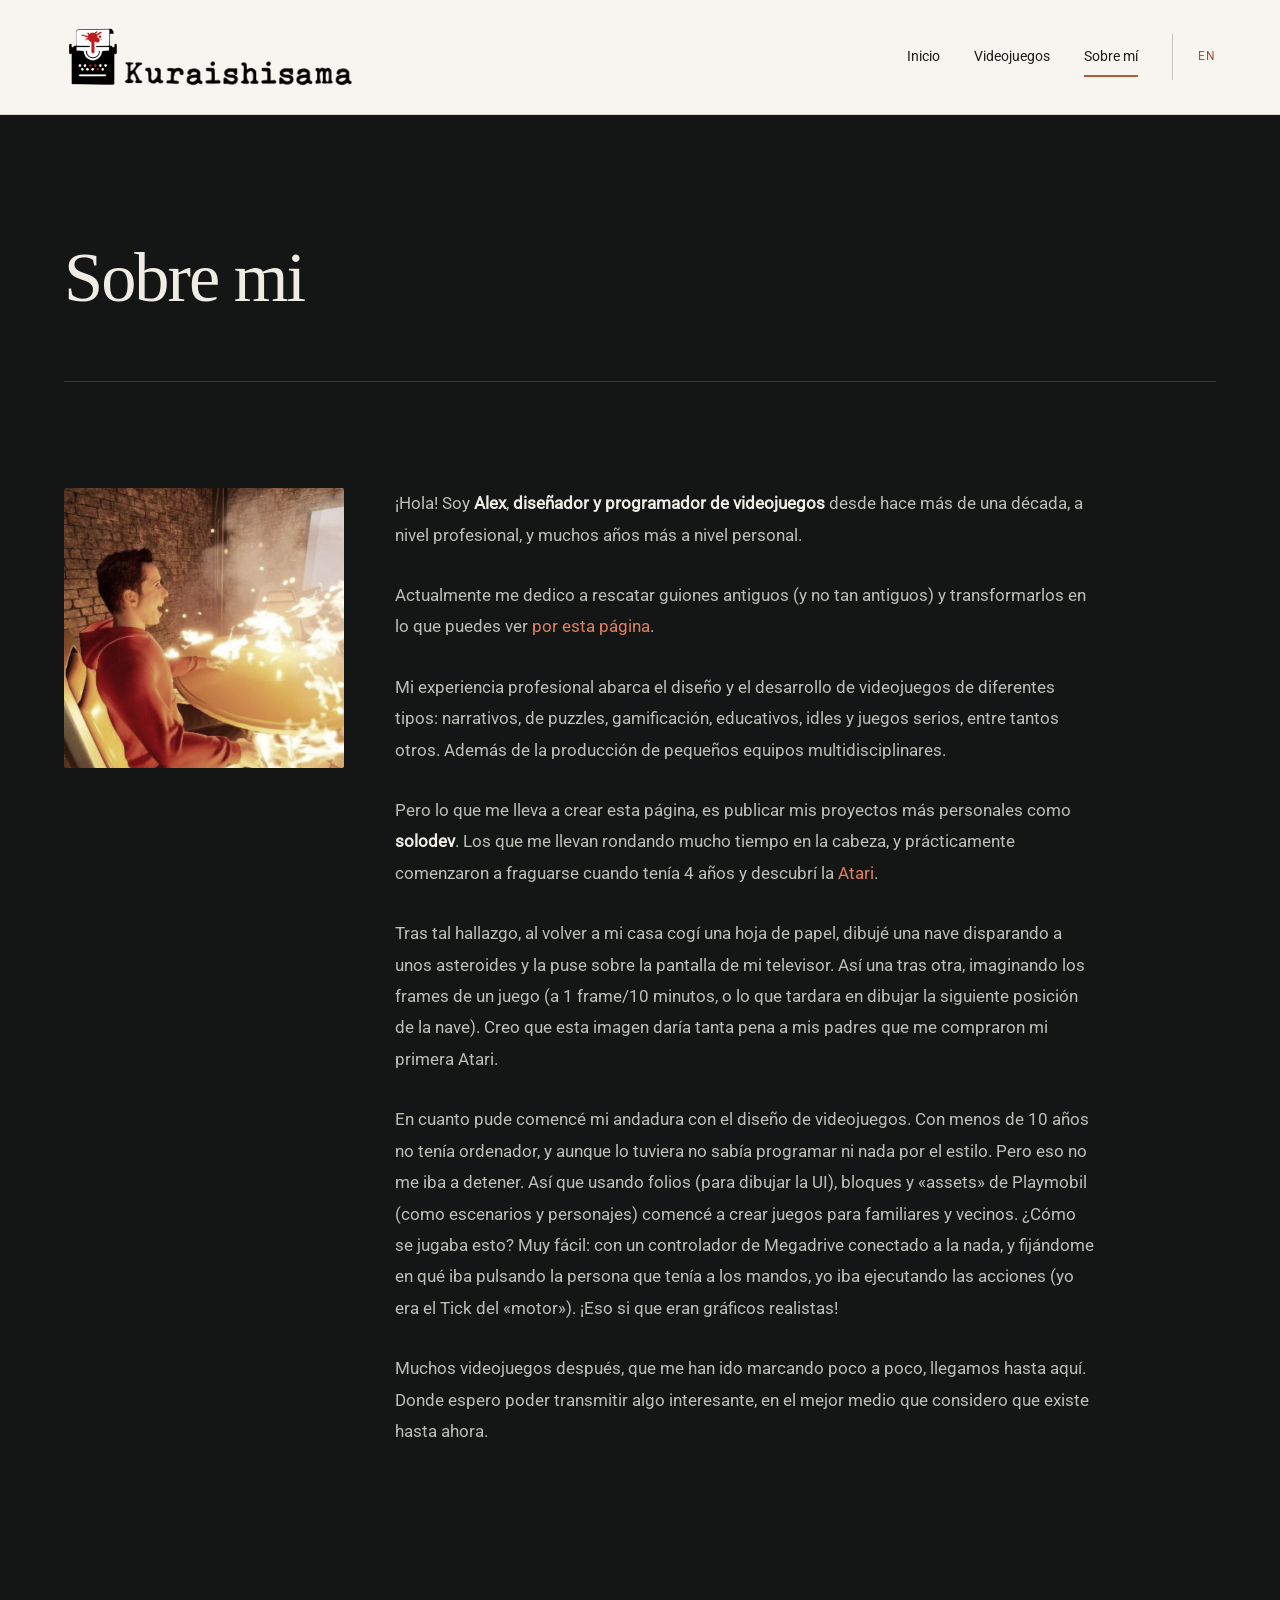
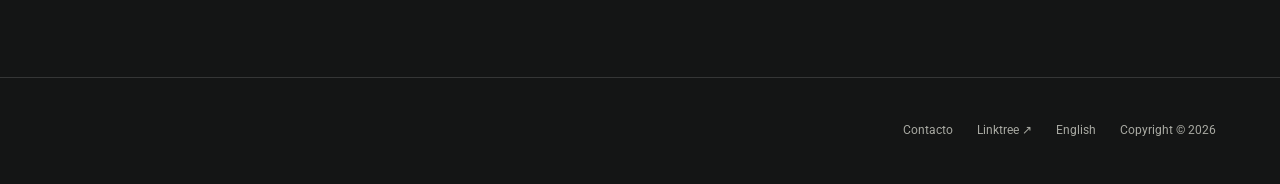
<file: es/sobre-mi/index.html>
<!DOCTYPE html>
<html dir="ltr" lang="es-ES" prefix="og: https://ogp.me/ns#">
  <head>
<meta charset="utf-8"/>
<meta content="width=device-width, initial-scale=1" name="viewport"/>
<link href="https://gmpg.org/xfn/11" rel="profile"/>
<title>Sobre mi</title>
<!-- All in One SEO 5.0.1.1 - aioseo.com -->
<meta content="¡Hola! Soy Alex, diseñador de juegos y programador desde hace más de una década, en lo profesional, y en mi tiempo libre hago juegos personales." name="description"/>
<meta content="max-image-preview:large" name="robots"/>
<link href="https://www.kuraishisama.com/es/sobre-mi/" rel="canonical"/>
<meta content="All in One SEO (AIOSEO) 5.0.1.1" name="generator"/>
<meta content="es_ES" property="og:locale"/>
<meta content="- Solodev" property="og:site_name"/>
<meta content="article" property="og:type"/>
<meta content="Sobre mi -" property="og:title"/>
<meta content="¡Hola! Soy Alex, diseñador de juegos y programador desde hace más de una década, en lo profesional, y en mi tiempo libre hago juegos personales." property="og:description"/>
<meta content="https://www.kuraishisama.com/es/sobre-mi/" property="og:url"/>
<meta content="https://www.kuraishisama.com/media/brand/kuraishisama-logo.png" property="og:image"/>
<meta content="https://www.kuraishisama.com/media/brand/kuraishisama-logo.png" property="og:image:secure_url"/>
<meta content="2023-08-05T23:37:56+00:00" property="article:published_time"/>
<meta content="2024-05-22T10:51:22+00:00" property="article:modified_time"/>
<meta content="summary_large_image" name="twitter:card"/>
<meta content="@Kuraishisama" name="twitter:site"/>
<meta content="Sobre mi -" name="twitter:title"/>
<meta content="¡Hola! Soy Alex, diseñador de juegos y programador desde hace más de una década, en lo profesional, y en mi tiempo libre hago juegos personales." name="twitter:description"/>
<meta content="@Kuraishisama" name="twitter:creator"/>
<meta content="https://www.kuraishisama.com/media/brand/kuraishisama-logo.png" name="twitter:image"/>
<script class="aioseo-schema" type="application/ld+json">
			{"@context":"https:\/\/schema.org","@graph":[{"@type":"BreadcrumbList","@id":"https:\/\/www.kuraishisama.com\/es\/sobre-mi\/#breadcrumblist","itemListElement":[{"@type":"ListItem","@id":"https:\/\/www.kuraishisama.com#listItem","position":1,"name":"Home","item":"https:\/\/www.kuraishisama.com","nextItem":{"@type":"ListItem","@id":"https:\/\/www.kuraishisama.com\/es\/sobre-mi\/#listItem","name":"Sobre mi"}},{"@type":"ListItem","@id":"https:\/\/www.kuraishisama.com\/es\/sobre-mi\/#listItem","position":2,"name":"Sobre mi","previousItem":{"@type":"ListItem","@id":"https:\/\/www.kuraishisama.com#listItem","name":"Home"}}]},{"@type":"Organization","@id":"https:\/\/www.kuraishisama.com\/#organization","name":"Kuraishisama.com","description":"Solodev","url":"https:\/\/www.kuraishisama.com\/","logo":{"@type":"ImageObject","url":"https:\/\/www.kuraishisama.com\/media\/brand\/kuraishisama-logo.png","@id":"https:\/\/www.kuraishisama.com\/es\/sobre-mi\/#organizationLogo","width":433,"height":86},"image":{"@id":"https:\/\/www.kuraishisama.com\/es\/sobre-mi\/#organizationLogo"},"sameAs":["https:\/\/twitter.com\/Kuraishisama"]},{"@type":"WebPage","@id":"https:\/\/www.kuraishisama.com\/es\/sobre-mi\/#webpage","url":"https:\/\/www.kuraishisama.com\/es\/sobre-mi\/","name":"Sobre mi -","description":"\u00a1Hola! Soy Alex, dise\u00f1ador de juegos y programador desde hace m\u00e1s de una d\u00e9cada, en lo profesional, y en mi tiempo libre hago juegos personales.","inLanguage":"es-ES","isPartOf":{"@id":"https:\/\/www.kuraishisama.com\/#website"},"breadcrumb":{"@id":"https:\/\/www.kuraishisama.com\/es\/sobre-mi\/#breadcrumblist"},"datePublished":"2023-08-05T23:37:56+00:00","dateModified":"2024-05-22T10:51:22+00:00"},{"@type":"WebSite","@id":"https:\/\/www.kuraishisama.com\/#website","url":"https:\/\/www.kuraishisama.com\/","name":"Kuraishisama.com","description":"Solodev","inLanguage":"es-ES","publisher":{"@id":"https:\/\/www.kuraishisama.com\/#organization"}}]}
		</script>
<!-- All in One SEO -->
<link href="/es/sobre-mi/" hreflang="es" rel="alternate"/>
<link href="/about-me/" hreflang="en" rel="alternate"/>
<!-- This site uses the Google Analytics by MonsterInsights plugin v11.2.0 - Using Analytics tracking - https://www.monsterinsights.com/ -->
<!-- / Google Analytics by MonsterInsights -->
<style id="wp-img-auto-sizes-contain-inline-css">
img:is([sizes=auto i],[sizes^="auto," i]){contain-intrinsic-size:3000px 1500px}
/*# sourceURL=wp-img-auto-sizes-contain-inline-css */
</style>
<link href="/styles/vendor/astra-base.css" id="astra-theme-css-css" media="all" rel="stylesheet"/>
<style id="astra-theme-css-inline-css">
:root{--ast-post-nav-space:0;--ast-container-default-xlg-padding:3em;--ast-container-default-lg-padding:3em;--ast-container-default-slg-padding:2em;--ast-container-default-md-padding:3em;--ast-container-default-sm-padding:3em;--ast-container-default-xs-padding:2.4em;--ast-container-default-xxs-padding:1.8em;--ast-code-block-background:#ECEFF3;--ast-comment-inputs-background:#F9FAFB;--ast-normal-container-width:1200px;--ast-narrow-container-width:750px;--ast-blog-title-font-weight:normal;--ast-blog-meta-weight:inherit;--ast-global-color-primary:var(--ast-global-color-5);--ast-global-color-secondary:var(--ast-global-color-4);--ast-global-color-alternate-background:var(--ast-global-color-7);--ast-global-color-subtle-background:var(--ast-global-color-6);--ast-bg-style-guide:var( --ast-global-color-secondary,var(--ast-global-color-5) );--ast-shadow-style-guide:0px 0px 4px 0 #00000057;--ast-global-dark-bg-style:#fff;--ast-global-dark-lfs:#fbfbfb;--ast-widget-bg-color:#fafafa;--ast-wc-container-head-bg-color:#fbfbfb;--ast-title-layout-bg:#eeeeee;--ast-search-border-color:#e7e7e7;--ast-lifter-hover-bg:#e6e6e6;--ast-gallery-block-color:#000;--srfm-color-input-label:var(--ast-global-color-2);}html{font-size:106.25%;}a{color:var(--ast-global-color-0);}a:hover,a:focus{color:var(--ast-global-color-1);}body,button,input,select,textarea,.ast-button,.ast-custom-button{font-family:'Roboto',sans-serif;font-weight:400;font-size:17px;font-size:1rem;line-height:var(--ast-body-line-height,1.65em);}blockquote{color:var(--ast-global-color-7);}h1,h2,h3,h4,h5,h6,.entry-content :where(h1,h2,h3,h4,h5,h6),.site-title,.site-title a{font-family:'Barlow Semi Condensed',sans-serif;font-weight:600;}.ast-site-identity .site-title a{color:var(--ast-global-color-2);}.site-title{display:block;}.site-header .site-description{font-size:15px;font-size:0.88235294117647rem;display:none;}.entry-title{font-size:26px;font-size:1.5294117647059rem;}.archive .ast-article-post .ast-article-inner,.blog .ast-article-post .ast-article-inner,.archive .ast-article-post .ast-article-inner:hover,.blog .ast-article-post .ast-article-inner:hover{overflow:hidden;}h1,.entry-content :where(h1){font-size:48px;font-size:2.8235294117647rem;font-weight:600;font-family:'Barlow Semi Condensed',sans-serif;line-height:1.4em;}h2,.entry-content :where(h2){font-size:38px;font-size:2.2352941176471rem;font-weight:600;font-family:'Barlow Semi Condensed',sans-serif;line-height:1.3em;}h3,.entry-content :where(h3){font-size:30px;font-size:1.7647058823529rem;font-weight:600;font-family:'Barlow Semi Condensed',sans-serif;line-height:1.3em;}h4,.entry-content :where(h4){font-size:24px;font-size:1.4117647058824rem;line-height:1.2em;font-weight:600;font-family:'Barlow Semi Condensed',sans-serif;}h5,.entry-content :where(h5){font-size:20px;font-size:1.1764705882353rem;line-height:1.2em;font-weight:600;font-family:'Barlow Semi Condensed',sans-serif;}h6,.entry-content :where(h6){font-size:17px;font-size:1rem;line-height:1.25em;font-weight:600;font-family:'Barlow Semi Condensed',sans-serif;}::selection{background-color:var(--ast-global-color-0);color:#ffffff;}body,h1,h2,h3,h4,h5,h6,.entry-title a,.entry-content :where(h1,h2,h3,h4,h5,h6){color:var(--ast-global-color-7);}.tagcloud a:hover,.tagcloud a:focus,.tagcloud a.current-item{color:#ffffff;border-color:var(--ast-global-color-0);background-color:var(--ast-global-color-0);}input:focus,input[type="text"]:focus,input[type="email"]:focus,input[type="url"]:focus,input[type="password"]:focus,input[type="reset"]:focus,input[type="search"]:focus,textarea:focus{border-color:var(--ast-global-color-0);}input[type="radio"]:checked,input[type=reset],input[type="checkbox"]:checked,input[type="checkbox"]:hover:checked,input[type="checkbox"]:focus:checked,input[type=range]::-webkit-slider-thumb{border-color:var(--ast-global-color-0);background-color:var(--ast-global-color-0);box-shadow:none;}.site-footer a:hover + .post-count,.site-footer a:focus + .post-count{background:var(--ast-global-color-0);border-color:var(--ast-global-color-0);}.single .nav-links .nav-previous,.single .nav-links .nav-next{color:var(--ast-global-color-0);}.entry-meta,.entry-meta *{line-height:1.45;color:var(--ast-global-color-0);}.entry-meta a:not(.ast-button):hover,.entry-meta a:not(.ast-button):hover *,.entry-meta a:not(.ast-button):focus,.entry-meta a:not(.ast-button):focus *,.page-links > .page-link,.page-links .page-link:hover,.post-navigation a:hover{color:var(--ast-global-color-1);}#cat option,.secondary .calendar_wrap thead a,.secondary .calendar_wrap thead a:visited{color:var(--ast-global-color-0);}.secondary .calendar_wrap #today,.ast-progress-val span{background:var(--ast-global-color-0);}.secondary a:hover + .post-count,.secondary a:focus + .post-count{background:var(--ast-global-color-0);border-color:var(--ast-global-color-0);}.calendar_wrap #today > a{color:#ffffff;}.page-links .page-link,.single .post-navigation a{color:var(--ast-global-color-0);}.ast-search-menu-icon .search-form button.search-submit{padding:0 4px;}.ast-search-menu-icon form.search-form{padding-right:0;}.ast-header-search .ast-search-menu-icon.ast-dropdown-active .search-form,.ast-header-search .ast-search-menu-icon.ast-dropdown-active .search-field:focus{transition:all 0.2s;}.search-form input.search-field:focus{outline:none;}.ast-mobile-header-content .ast-builder-layout-element:not(.ast-builder-menu):not(.ast-header-divider-element),.ast-mobile-popup-content .ast-builder-layout-element:not(.ast-builder-menu):not(.ast-header-divider-element){padding:15px 20px;}.ast-archive-title{color:var(--ast-global-color-5);}.widget-title,.widget .wp-block-heading{font-size:24px;font-size:1.4117647058824rem;color:var(--ast-global-color-5);}.ast-single-post .entry-content a,.ast-comment-content a:not(.ast-comment-edit-reply-wrap a){text-decoration:underline;}.ast-single-post .wp-block-button .wp-block-button__link,.ast-single-post .entry-content .uagb-tab a,.ast-single-post .entry-content .uagb-ifb-cta a,.ast-single-post .entry-content .wp-block-uagb-buttons a,.ast-single-post .entry-content .uabb-module-content a,.ast-single-post .entry-content .uagb-post-grid a,.ast-single-post .entry-content .uagb-timeline a,.ast-single-post .entry-content .uagb-toc__wrap a,.ast-single-post .entry-content .uagb-taxomony-box a,.entry-content .wp-block-latest-posts > li > a,.ast-single-post .entry-content .wp-block-file__button,a.ast-post-filter-single,.ast-single-post .wp-block-buttons .wp-block-button.is-style-outline .wp-block-button__link,.ast-single-post .ast-comment-content .comment-reply-link,.ast-single-post .ast-comment-content .comment-edit-link{text-decoration:none;}.ast-search-menu-icon.slide-search a:focus-visible:focus-visible,.astra-search-icon:focus-visible,#close:focus-visible,a:focus-visible,.ast-menu-toggle:focus-visible,.site .skip-link:focus-visible,.wp-block-loginout input:focus-visible,.wp-block-search.wp-block-search__button-inside .wp-block-search__inside-wrapper,.ast-header-navigation-arrow:focus-visible,.ast-orders-table__row .ast-orders-table__cell:focus-visible,a#ast-apply-coupon:focus-visible,#ast-apply-coupon:focus-visible,#close:focus-visible,.button.search-submit:focus-visible,#search_submit:focus,.normal-search:focus-visible,.ast-header-account-wrap:focus-visible,.astra-cart-drawer-close:focus,.ast-single-variation:focus,.ast-button:focus,.ast-builder-button-wrap:has(.ast-custom-button-link:focus),.ast-builder-button-wrap .ast-custom-button-link:focus{outline-style:dotted;outline-color:inherit;outline-width:thin;}input:focus,input[type="text"]:focus,input[type="email"]:focus,input[type="url"]:focus,input[type="password"]:focus,input[type="reset"]:focus,input[type="search"]:focus,input[type="number"]:focus,textarea:focus,.wp-block-search__input:focus,[data-section="section-header-mobile-trigger"] .ast-button-wrap .ast-mobile-menu-trigger-minimal:focus,.ast-mobile-popup-drawer.active .menu-toggle-close:focus,#ast-scroll-top:focus,#coupon_code:focus,#ast-coupon-code:focus{border-style:dotted;border-color:inherit;border-width:thin;}input{outline:none;}.ast-logo-title-inline .site-logo-img{padding-right:1em;}.site-logo-img img{ transition:all 0.2s linear;}body .ast-oembed-container *{position:absolute;top:0;width:100%;height:100%;left:0;}body .wp-block-embed-pocket-casts .ast-oembed-container *{position:unset;}.ast-single-post-featured-section + article {margin-top: 2em;}.site-content .ast-single-post-featured-section img {width: 100%;overflow: hidden;object-fit: cover;}.site > .ast-single-related-posts-container {margin-top: 0;}@media (min-width: 922px) {.ast-desktop .ast-container--narrow {max-width: var(--ast-narrow-container-width);margin: 0 auto;}}@media (max-width:921.99px){#ast-desktop-header{display:none;}}@media (min-width:922px){#ast-mobile-header{display:none;}}.wp-block-buttons.aligncenter{justify-content:center;}@media (max-width:921px){.ast-theme-transparent-header #primary,.ast-theme-transparent-header #secondary{padding:0;}}@media (max-width:921px){.ast-plain-container.ast-no-sidebar #primary{padding:0;}}.ast-plain-container.ast-no-sidebar #primary{margin-top:0;margin-bottom:0;}@media (min-width:1200px){.ast-plain-container.ast-no-sidebar #primary{margin-top:60px;margin-bottom:60px;}}.wp-block-button.is-style-outline .wp-block-button__link{border-color:var(--ast-global-color-0);}div.wp-block-button.is-style-outline > .wp-block-button__link:not(.has-text-color),div.wp-block-button.wp-block-button__link.is-style-outline:not(.has-text-color){color:var(--ast-global-color-0);}.wp-block-button.is-style-outline .wp-block-button__link:hover,.wp-block-buttons .wp-block-button.is-style-outline .wp-block-button__link:focus,.wp-block-buttons .wp-block-button.is-style-outline > .wp-block-button__link:not(.has-text-color):hover,.wp-block-buttons .wp-block-button.wp-block-button__link.is-style-outline:not(.has-text-color):hover{color:#ffffff;background-color:var(--ast-global-color-1);border-color:var(--ast-global-color-1);}.post-page-numbers.current .page-link,.ast-pagination .page-numbers.current{color:#ffffff;border-color:var(--ast-global-color-0);background-color:var(--ast-global-color-0);}.wp-block-button.is-style-outline .wp-block-button__link.wp-element-button,.ast-outline-button{border-color:var(--ast-global-color-0);font-family:inherit;font-weight:500;font-size:16px;font-size:0.94117647058824rem;line-height:1em;}.wp-block-buttons .wp-block-button.is-style-outline > .wp-block-button__link:not(.has-text-color),.wp-block-buttons .wp-block-button.wp-block-button__link.is-style-outline:not(.has-text-color),.ast-outline-button{color:var(--ast-global-color-0);}.wp-block-button.is-style-outline .wp-block-button__link:hover,.wp-block-buttons .wp-block-button.is-style-outline .wp-block-button__link:focus,.wp-block-buttons .wp-block-button.is-style-outline > .wp-block-button__link:not(.has-text-color):hover,.wp-block-buttons .wp-block-button.wp-block-button__link.is-style-outline:not(.has-text-color):hover,.ast-outline-button:hover,.ast-outline-button:focus,.wp-block-uagb-buttons-child .uagb-buttons-repeater.ast-outline-button:hover,.wp-block-uagb-buttons-child .uagb-buttons-repeater.ast-outline-button:focus{color:#ffffff;background-color:var(--ast-global-color-1);border-color:var(--ast-global-color-1);}.wp-block-button .wp-block-button__link.wp-element-button.is-style-outline:not(.has-background),.wp-block-button.is-style-outline>.wp-block-button__link.wp-element-button:not(.has-background),.ast-outline-button{background-color:transparent;}.entry-content[data-ast-blocks-layout] > figure{margin-bottom:1em;}h1.widget-title{font-weight:600;}h2.widget-title{font-weight:600;}h3.widget-title{font-weight:600;}#page{display:flex;flex-direction:column;min-height:100vh;}.ast-404-layout-1 h1.page-title{color:var(--ast-global-color-2);}.single .post-navigation a{line-height:1em;height:inherit;}.error-404 .page-sub-title{font-size:1.5rem;font-weight:inherit;}.search .site-content .content-area .search-form{margin-bottom:0;}#page .site-content{flex-grow:1;}.widget{margin-bottom:1.25em;}#secondary li{line-height:1.5em;}#secondary .wp-block-group h2{margin-bottom:0.7em;}#secondary h2{font-size:1.7rem;}.ast-separate-container .ast-article-post,.ast-separate-container .ast-article-single,.ast-separate-container .comment-respond{padding:3em;}.ast-separate-container .ast-article-single .ast-article-single{padding:0;}.ast-article-single .wp-block-post-template-is-layout-grid{padding-left:0;}.ast-separate-container .comments-title,.ast-narrow-container .comments-title{padding:1.5em 2em;}.ast-page-builder-template .comment-form-textarea,.ast-comment-formwrap .ast-grid-common-col{padding:0;}.ast-comment-formwrap{padding:0;display:inline-flex;column-gap:20px;width:100%;margin-left:0;margin-right:0;}.comments-area textarea#comment:focus,.comments-area textarea#comment:active,.comments-area .ast-comment-formwrap input[type="text"]:focus,.comments-area .ast-comment-formwrap input[type="text"]:active {box-shadow:none;outline:none;}.archive.ast-page-builder-template .entry-header{margin-top:2em;}.ast-page-builder-template .ast-comment-formwrap{width:100%;}.entry-title{margin-bottom:0.5em;}.ast-archive-description p{font-size:inherit;font-weight:inherit;line-height:inherit;}.ast-separate-container .ast-comment-list li.depth-1,.hentry{margin-bottom:2em;}@media (min-width:921px){.ast-left-sidebar.ast-page-builder-template #secondary,.archive.ast-right-sidebar.ast-page-builder-template .site-main{padding-left:20px;padding-right:20px;}}@media (max-width:544px){.ast-comment-formwrap.ast-row{column-gap:10px;display:inline-block;}#ast-commentform .ast-grid-common-col{position:relative;width:100%;}}@media (min-width:1201px){.ast-separate-container .ast-article-post,.ast-separate-container .ast-article-single,.ast-separate-container .ast-author-box,.ast-separate-container .ast-404-layout-1,.ast-separate-container .no-results{padding:3em;}}@media (max-width:921px){.ast-left-sidebar #content > .ast-container{display:flex;flex-direction:column-reverse;width:100%;}}@media (min-width:922px){.ast-separate-container.ast-right-sidebar #primary,.ast-separate-container.ast-left-sidebar #primary{border:0;}.search-no-results.ast-separate-container #primary{margin-bottom:4em;}}.wp-block-button .wp-block-button__link{color:#ffffff;}.wp-block-button .wp-block-button__link:hover,.wp-block-button .wp-block-button__link:focus{color:#ffffff;background-color:var(--ast-global-color-1);border-color:var(--ast-global-color-1);}.wp-block-button .wp-block-button__link,.wp-block-search .wp-block-search__button,body .wp-block-file .wp-block-file__button{border-color:var(--ast-global-color-0);background-color:var(--ast-global-color-0);color:#ffffff;font-family:inherit;font-weight:500;line-height:1em;font-size:16px;font-size:0.94117647058824rem;padding-top:15px;padding-right:30px;padding-bottom:15px;padding-left:30px;}@media (max-width:921px){.wp-block-button .wp-block-button__link,.wp-block-search .wp-block-search__button,body .wp-block-file .wp-block-file__button{padding-top:14px;padding-right:28px;padding-bottom:14px;padding-left:28px;}}@media (max-width:544px){.wp-block-button .wp-block-button__link,.wp-block-search .wp-block-search__button,body .wp-block-file .wp-block-file__button{padding-top:12px;padding-right:24px;padding-bottom:12px;padding-left:24px;}}.menu-toggle,button,.ast-button,.ast-custom-button,.button,input#submit,input[type="button"],input[type="submit"],input[type="reset"],form[CLASS*="wp-block-search__"].wp-block-search .wp-block-search__inside-wrapper .wp-block-search__button,body .wp-block-file .wp-block-file__button,.search .search-submit{border-style:solid;border-top-width:0;border-right-width:0;border-left-width:0;border-bottom-width:0;color:#ffffff;border-color:var(--ast-global-color-0);background-color:var(--ast-global-color-0);padding-top:15px;padding-right:30px;padding-bottom:15px;padding-left:30px;font-family:inherit;font-weight:500;font-size:16px;font-size:0.94117647058824rem;line-height:1em;}button:focus,.menu-toggle:hover,button:hover,.ast-button:hover,.ast-custom-button:hover .button:hover,.ast-custom-button:hover ,input[type=reset]:hover,input[type=reset]:focus,input#submit:hover,input#submit:focus,input[type="button"]:hover,input[type="button"]:focus,input[type="submit"]:hover,input[type="submit"]:focus,form[CLASS*="wp-block-search__"].wp-block-search .wp-block-search__inside-wrapper .wp-block-search__button:hover,form[CLASS*="wp-block-search__"].wp-block-search .wp-block-search__inside-wrapper .wp-block-search__button:focus,body .wp-block-file .wp-block-file__button:hover,body .wp-block-file .wp-block-file__button:focus{color:#ffffff;background-color:var(--ast-global-color-1);border-color:var(--ast-global-color-1);}form[CLASS*="wp-block-search__"].wp-block-search .wp-block-search__inside-wrapper .wp-block-search__button.has-icon{padding-top:calc(15px - 3px);padding-right:calc(30px - 3px);padding-bottom:calc(15px - 3px);padding-left:calc(30px - 3px);}@media (max-width:921px){.menu-toggle,button,.ast-button,.ast-custom-button,.button,input#submit,input[type="button"],input[type="submit"],input[type="reset"],form[CLASS*="wp-block-search__"].wp-block-search .wp-block-search__inside-wrapper .wp-block-search__button,body .wp-block-file .wp-block-file__button,.search .search-submit{padding-top:14px;padding-right:28px;padding-bottom:14px;padding-left:28px;}}@media (max-width:544px){.menu-toggle,button,.ast-button,.ast-custom-button,.button,input#submit,input[type="button"],input[type="submit"],input[type="reset"],form[CLASS*="wp-block-search__"].wp-block-search .wp-block-search__inside-wrapper .wp-block-search__button,body .wp-block-file .wp-block-file__button,.search .search-submit{padding-top:12px;padding-right:24px;padding-bottom:12px;padding-left:24px;}}@media (max-width:921px){.ast-mobile-header-stack .main-header-bar .ast-search-menu-icon{display:inline-block;}.ast-header-break-point.ast-header-custom-item-outside .ast-mobile-header-stack .main-header-bar .ast-search-icon{margin:0;}.ast-comment-avatar-wrap img{max-width:2.5em;}.ast-comment-meta{padding:0 1.8888em 1.3333em;}.ast-separate-container .ast-comment-list li.depth-1{padding:1.5em 2.14em;}.ast-separate-container .comment-respond{padding:2em 2.14em;}}@media (min-width:544px){.ast-container{max-width:100%;}}@media (max-width:544px){.ast-separate-container .ast-article-post,.ast-separate-container .ast-article-single,.ast-separate-container .comments-title,.ast-separate-container .ast-archive-description{padding:1.5em 1em;}.ast-separate-container #content .ast-container{padding-left:0.54em;padding-right:0.54em;}.ast-separate-container .ast-comment-list .bypostauthor{padding:.5em;}.ast-search-menu-icon.ast-dropdown-active .search-field{width:170px;}} #ast-mobile-header .ast-site-header-cart-li a{pointer-events:none;}.ast-separate-container{background-image:none;}@media (max-width:921px){.widget-title{font-size:24px;font-size:1.4117647058824rem;}body,button,input,select,textarea,.ast-button,.ast-custom-button{font-size:17px;font-size:1rem;}#secondary,#secondary button,#secondary input,#secondary select,#secondary textarea{font-size:17px;font-size:1rem;}.site-title{display:block;}.site-header .site-description{display:none;}h1,.entry-content :where(h1){font-size:40px;}h2,.entry-content :where(h2){font-size:32px;}h3,.entry-content :where(h3){font-size:26px;}h4,.entry-content :where(h4){font-size:20px;font-size:1.1764705882353rem;}h5,.entry-content :where(h5){font-size:17px;font-size:1rem;}h6,.entry-content :where(h6){font-size:15px;font-size:0.88235294117647rem;}}@media (max-width:544px){.widget-title{font-size:24px;font-size:1.4117647058824rem;}body,button,input,select,textarea,.ast-button,.ast-custom-button{font-size:17px;font-size:1rem;}#secondary,#secondary button,#secondary input,#secondary select,#secondary textarea{font-size:17px;font-size:1rem;}.site-title{display:block;}.site-header .site-description{display:none;}h1,.entry-content :where(h1){font-size:32px;}h2,.entry-content :where(h2){font-size:25px;}h3,.entry-content :where(h3){font-size:22px;}h4,.entry-content :where(h4){font-size:18px;font-size:1.0588235294118rem;}h5,.entry-content :where(h5){font-size:15px;font-size:0.88235294117647rem;}h6,.entry-content :where(h6){font-size:13px;font-size:0.76470588235294rem;}}@media (max-width:544px){html{font-size:106.25%;}}@media (min-width:922px){.ast-container{max-width:1240px;}}@media (min-width:922px){.site-content .ast-container{display:flex;}}@media (max-width:921px){.site-content .ast-container{flex-direction:column;}}@media (min-width:922px){.main-header-menu .sub-menu .menu-item.ast-left-align-sub-menu:hover > .sub-menu,.main-header-menu .sub-menu .menu-item.ast-left-align-sub-menu.focus > .sub-menu{margin-left:-0px;}}.entry-content li > p{margin-bottom:0;}.site .comments-area{padding-bottom:3em;}.wp-block-file {display: flex;align-items: center;flex-wrap: wrap;justify-content: space-between;}.wp-block-pullquote {border: none;}.wp-block-pullquote blockquote::before {content: "\201D";font-family: "Helvetica",sans-serif;display: flex;transform: rotate( 180deg );font-size: 6rem;font-style: normal;line-height: 1;font-weight: bold;align-items: center;justify-content: center;}.has-text-align-right > blockquote::before {justify-content: flex-start;}.has-text-align-left > blockquote::before {justify-content: flex-end;}figure.wp-block-pullquote.is-style-solid-color blockquote {max-width: 100%;text-align: inherit;}:root {--wp--custom--ast-default-block-top-padding: 3em;--wp--custom--ast-default-block-right-padding: 3em;--wp--custom--ast-default-block-bottom-padding: 3em;--wp--custom--ast-default-block-left-padding: 3em;--wp--custom--ast-container-width: 1200px;--wp--custom--ast-content-width-size: 1200px;--wp--custom--ast-wide-width-size: calc(1200px + var(--wp--custom--ast-default-block-left-padding) + var(--wp--custom--ast-default-block-right-padding));}.ast-narrow-container {--wp--custom--ast-content-width-size: 750px;--wp--custom--ast-wide-width-size: 750px;}@media(max-width: 921px) {:root {--wp--custom--ast-default-block-top-padding: 3em;--wp--custom--ast-default-block-right-padding: 2em;--wp--custom--ast-default-block-bottom-padding: 3em;--wp--custom--ast-default-block-left-padding: 2em;}}@media(max-width: 544px) {:root {--wp--custom--ast-default-block-top-padding: 3em;--wp--custom--ast-default-block-right-padding: 1.5em;--wp--custom--ast-default-block-bottom-padding: 3em;--wp--custom--ast-default-block-left-padding: 1.5em;}}.entry-content > .wp-block-group,.entry-content > .wp-block-cover,.entry-content > .wp-block-columns {padding-top: var(--wp--custom--ast-default-block-top-padding);padding-right: var(--wp--custom--ast-default-block-right-padding);padding-bottom: var(--wp--custom--ast-default-block-bottom-padding);padding-left: var(--wp--custom--ast-default-block-left-padding);}.ast-plain-container.ast-no-sidebar .entry-content > .alignfull,.ast-page-builder-template .ast-no-sidebar .entry-content > .alignfull {margin-left: calc( -50vw + 50%);margin-right: calc( -50vw + 50%);max-width: 100vw;width: 100vw;}.ast-plain-container.ast-no-sidebar .entry-content .alignfull .alignfull,.ast-page-builder-template.ast-no-sidebar .entry-content .alignfull .alignfull,.ast-plain-container.ast-no-sidebar .entry-content .alignfull .alignwide,.ast-page-builder-template.ast-no-sidebar .entry-content .alignfull .alignwide,.ast-plain-container.ast-no-sidebar .entry-content .alignwide .alignfull,.ast-page-builder-template.ast-no-sidebar .entry-content .alignwide .alignfull,.ast-plain-container.ast-no-sidebar .entry-content .alignwide .alignwide,.ast-page-builder-template.ast-no-sidebar .entry-content .alignwide .alignwide,.ast-plain-container.ast-no-sidebar .entry-content .wp-block-column .alignfull,.ast-page-builder-template.ast-no-sidebar .entry-content .wp-block-column .alignfull,.ast-plain-container.ast-no-sidebar .entry-content .wp-block-column .alignwide,.ast-page-builder-template.ast-no-sidebar .entry-content .wp-block-column .alignwide {margin-left: auto;margin-right: auto;width: 100%;}[data-ast-blocks-layout] .wp-block-separator:not(.is-style-dots) {height: 0;}[data-ast-blocks-layout] .wp-block-separator {margin: 20px auto;}[data-ast-blocks-layout] .wp-block-separator:not(.is-style-wide):not(.is-style-dots) {max-width: 100px;}[data-ast-blocks-layout] .wp-block-separator.has-background {padding: 0;}.entry-content[data-ast-blocks-layout] > * {max-width: var(--wp--custom--ast-content-width-size);margin-left: auto;margin-right: auto;}.entry-content[data-ast-blocks-layout] > .alignwide {max-width: var(--wp--custom--ast-wide-width-size);}.entry-content[data-ast-blocks-layout] .alignfull {max-width: none;}.entry-content .wp-block-columns {margin-bottom: 0;}blockquote {margin: 1.5em;border-color: rgba(0,0,0,0.05);}.wp-block-quote:not(.has-text-align-right):not(.has-text-align-center) {border-left: 5px solid rgba(0,0,0,0.05);}.has-text-align-right > blockquote,blockquote.has-text-align-right {border-right: 5px solid rgba(0,0,0,0.05);}.has-text-align-left > blockquote,blockquote.has-text-align-left {border-left: 5px solid rgba(0,0,0,0.05);}.wp-block-site-tagline,.wp-block-latest-posts .read-more {margin-top: 15px;}.wp-block-loginout p label {display: block;}.wp-block-loginout p:not(.login-remember):not(.login-submit) input {width: 100%;}.wp-block-loginout input:focus {border-color: transparent;}.wp-block-loginout input:focus {outline: thin dotted;}.entry-content .wp-block-media-text .wp-block-media-text__content {padding: 0 0 0 8%;}.entry-content .wp-block-media-text.has-media-on-the-right .wp-block-media-text__content {padding: 0 8% 0 0;}.entry-content .wp-block-media-text.has-background .wp-block-media-text__content {padding: 8%;}.entry-content .wp-block-cover:not([class*="background-color"]):not(.has-text-color.has-link-color) .wp-block-cover__inner-container,.entry-content .wp-block-cover:not([class*="background-color"]) .wp-block-cover-image-text,.entry-content .wp-block-cover:not([class*="background-color"]) .wp-block-cover-text,.entry-content .wp-block-cover-image:not([class*="background-color"]) .wp-block-cover__inner-container,.entry-content .wp-block-cover-image:not([class*="background-color"]) .wp-block-cover-image-text,.entry-content .wp-block-cover-image:not([class*="background-color"]) .wp-block-cover-text {color: var(--ast-global-color-primary,var(--ast-global-color-5));}.wp-block-loginout .login-remember input {width: 1.1rem;height: 1.1rem;margin: 0 5px 4px 0;vertical-align: middle;}.wp-block-latest-posts > li > *:first-child,.wp-block-latest-posts:not(.is-grid) > li:first-child {margin-top: 0;}.entry-content > .wp-block-buttons,.entry-content > .wp-block-uagb-buttons {margin-bottom: 1.5em;}.wp-block-search__inside-wrapper .wp-block-search__input {padding: 0 10px;color: var(--ast-global-color-3);background: var(--ast-global-color-primary,var(--ast-global-color-5));border-color: var(--ast-border-color);}.wp-block-latest-posts .read-more {margin-bottom: 1.5em;}.wp-block-search__no-button .wp-block-search__inside-wrapper .wp-block-search__input {padding-top: 5px;padding-bottom: 5px;}.wp-block-latest-posts .wp-block-latest-posts__post-date,.wp-block-latest-posts .wp-block-latest-posts__post-author {font-size: 1rem;}.wp-block-latest-posts > li > *,.wp-block-latest-posts:not(.is-grid) > li {margin-top: 12px;margin-bottom: 12px;}.ast-page-builder-template .entry-content[data-ast-blocks-layout] > .alignwide:where(:not(.uagb-is-root-container):not(.spectra-is-root-container)) > * {max-width: var(--wp--custom--ast-wide-width-size);}.ast-page-builder-template .entry-content[data-ast-blocks-layout] > .inherit-container-width > *,.ast-page-builder-template .entry-content[data-ast-blocks-layout] > *:not(.wp-block-group):where(:not(.uagb-is-root-container):not(.spectra-is-root-container)) > *,.entry-content[data-ast-blocks-layout] > .wp-block-cover .wp-block-cover__inner-container {max-width: var(--wp--custom--ast-content-width-size) ;margin-left: auto;margin-right: auto;}.ast-page-builder-template .entry-content[data-ast-blocks-layout] > *,.ast-page-builder-template .entry-content[data-ast-blocks-layout] > .alignfull:where(:not(.wp-block-group):not(.uagb-is-root-container):not(.spectra-is-root-container)) > * {max-width: none;}.entry-content[data-ast-blocks-layout] .wp-block-cover:not(.alignleft):not(.alignright) {width: auto;}@media(max-width: 1200px) {.ast-separate-container .entry-content > .alignfull,.ast-separate-container .entry-content[data-ast-blocks-layout] > .alignwide,.ast-plain-container .entry-content[data-ast-blocks-layout] > .alignwide,.ast-plain-container .entry-content .alignfull {margin-left: calc(-1 * min(var(--ast-container-default-xlg-padding),20px)) ;margin-right: calc(-1 * min(var(--ast-container-default-xlg-padding),20px));}}@media(min-width: 1201px) {.ast-separate-container .entry-content > .alignfull {margin-left: calc(-1 * var(--ast-container-default-xlg-padding) );margin-right: calc(-1 * var(--ast-container-default-xlg-padding) );}.ast-separate-container .entry-content[data-ast-blocks-layout] > .alignwide,.ast-plain-container .entry-content[data-ast-blocks-layout] > .alignwide {margin-left: calc(-1 * var(--wp--custom--ast-default-block-left-padding) );margin-right: calc(-1 * var(--wp--custom--ast-default-block-right-padding) );}}@media(min-width: 921px) {.ast-separate-container .entry-content .wp-block-group.alignwide:not(.inherit-container-width) > :where(:not(.alignleft):not(.alignright)),.ast-plain-container .entry-content .wp-block-group.alignwide:not(.inherit-container-width) > :where(:not(.alignleft):not(.alignright)) {max-width: calc( var(--wp--custom--ast-content-width-size) + 80px );}.ast-plain-container.ast-right-sidebar .entry-content[data-ast-blocks-layout] .alignfull,.ast-plain-container.ast-left-sidebar .entry-content[data-ast-blocks-layout] .alignfull {margin-left: -60px;margin-right: -60px;}}@media(min-width: 544px) {.entry-content > .alignleft {margin-right: 20px;}.entry-content > .alignright {margin-left: 20px;}}@media (max-width:544px){.wp-block-columns .wp-block-column:not(:last-child){margin-bottom:20px;}.wp-block-latest-posts{margin:0;}}@media( max-width: 600px ) {.entry-content .wp-block-media-text .wp-block-media-text__content,.entry-content .wp-block-media-text.has-media-on-the-right .wp-block-media-text__content {padding: 8% 0 0;}.entry-content .wp-block-media-text.has-background .wp-block-media-text__content {padding: 8%;}}.ast-page-builder-template .entry-header {padding-left: 0;}.ast-narrow-container .site-content .wp-block-uagb-image--align-full .wp-block-uagb-image__figure {max-width: 100%;margin-left: auto;margin-right: auto;}.entry-content ul,.entry-content ol {padding: revert;margin: revert;}.entry-content ul.wc-block-product-template{padding: 0;}:root .has-ast-global-color-0-color{color:var(--ast-global-color-0);}:root .has-ast-global-color-0-background-color{background-color:var(--ast-global-color-0);}:root .wp-block-button .has-ast-global-color-0-color{color:var(--ast-global-color-0);}:root .wp-block-button .has-ast-global-color-0-background-color{background-color:var(--ast-global-color-0);}:root .has-ast-global-color-1-color{color:var(--ast-global-color-1);}:root .has-ast-global-color-1-background-color{background-color:var(--ast-global-color-1);}:root .wp-block-button .has-ast-global-color-1-color{color:var(--ast-global-color-1);}:root .wp-block-button .has-ast-global-color-1-background-color{background-color:var(--ast-global-color-1);}:root .has-ast-global-color-2-color{color:var(--ast-global-color-2);}:root .has-ast-global-color-2-background-color{background-color:var(--ast-global-color-2);}:root .wp-block-button .has-ast-global-color-2-color{color:var(--ast-global-color-2);}:root .wp-block-button .has-ast-global-color-2-background-color{background-color:var(--ast-global-color-2);}:root .has-ast-global-color-3-color{color:var(--ast-global-color-3);}:root .has-ast-global-color-3-background-color{background-color:var(--ast-global-color-3);}:root .wp-block-button .has-ast-global-color-3-color{color:var(--ast-global-color-3);}:root .wp-block-button .has-ast-global-color-3-background-color{background-color:var(--ast-global-color-3);}:root .has-ast-global-color-4-color{color:var(--ast-global-color-4);}:root .has-ast-global-color-4-background-color{background-color:var(--ast-global-color-4);}:root .wp-block-button .has-ast-global-color-4-color{color:var(--ast-global-color-4);}:root .wp-block-button .has-ast-global-color-4-background-color{background-color:var(--ast-global-color-4);}:root .has-ast-global-color-5-color{color:var(--ast-global-color-5);}:root .has-ast-global-color-5-background-color{background-color:var(--ast-global-color-5);}:root .wp-block-button .has-ast-global-color-5-color{color:var(--ast-global-color-5);}:root .wp-block-button .has-ast-global-color-5-background-color{background-color:var(--ast-global-color-5);}:root .has-ast-global-color-6-color{color:var(--ast-global-color-6);}:root .has-ast-global-color-6-background-color{background-color:var(--ast-global-color-6);}:root .wp-block-button .has-ast-global-color-6-color{color:var(--ast-global-color-6);}:root .wp-block-button .has-ast-global-color-6-background-color{background-color:var(--ast-global-color-6);}:root .has-ast-global-color-7-color{color:var(--ast-global-color-7);}:root .has-ast-global-color-7-background-color{background-color:var(--ast-global-color-7);}:root .wp-block-button .has-ast-global-color-7-color{color:var(--ast-global-color-7);}:root .wp-block-button .has-ast-global-color-7-background-color{background-color:var(--ast-global-color-7);}:root .has-ast-global-color-8-color{color:var(--ast-global-color-8);}:root .has-ast-global-color-8-background-color{background-color:var(--ast-global-color-8);}:root .wp-block-button .has-ast-global-color-8-color{color:var(--ast-global-color-8);}:root .wp-block-button .has-ast-global-color-8-background-color{background-color:var(--ast-global-color-8);}:root{--ast-global-color-0:#046bd2;--ast-global-color-1:#045cb4;--ast-global-color-2:#1e293b;--ast-global-color-3:#334155;--ast-global-color-4:#f9fafb;--ast-global-color-5:#FFFFFF;--ast-global-color-6:#e2e8f0;--ast-global-color-7:#cbd5e1;--ast-global-color-8:#94a3b8;}:root {--ast-border-color : var(--ast-global-color-6);}.ast-single-entry-banner {-js-display: flex;display: flex;flex-direction: column;justify-content: center;text-align: center;position: relative;background: var(--ast-title-layout-bg);}.ast-single-entry-banner[data-banner-layout="layout-1"] {max-width: 1200px;background: inherit;padding: 20px 0;}.ast-single-entry-banner[data-banner-width-type="custom"] {margin: 0 auto;width: 100%;}.ast-single-entry-banner + .site-content .entry-header {margin-bottom: 0;}.site .ast-author-avatar {--ast-author-avatar-size: ;}a.ast-underline-text {text-decoration: underline;}.ast-container > .ast-terms-link {position: relative;display: block;}a.ast-button.ast-badge-tax {padding: 4px 8px;border-radius: 3px;font-size: inherit;}header.entry-header{text-align:left;}header.entry-header .entry-title{font-weight:600;font-size:32px;font-size:1.8823529411765rem;}header.entry-header > *:not(:last-child){margin-bottom:10px;}@media (max-width:921px){header.entry-header{text-align:left;}}@media (max-width:544px){header.entry-header{text-align:left;}}.ast-archive-entry-banner {-js-display: flex;display: flex;flex-direction: column;justify-content: center;text-align: center;position: relative;background: var(--ast-title-layout-bg);}.ast-archive-entry-banner[data-banner-width-type="custom"] {margin: 0 auto;width: 100%;}.ast-archive-entry-banner[data-banner-layout="layout-1"] {background: inherit;padding: 20px 0;text-align: left;}body.archive .ast-archive-description{max-width:1200px;width:100%;text-align:left;padding-top:3em;padding-right:3em;padding-bottom:3em;padding-left:3em;}body.archive .ast-archive-description .ast-archive-title,body.archive .ast-archive-description .ast-archive-title *{font-weight:600;font-size:32px;font-size:1.8823529411765rem;}body.archive .ast-archive-description > *:not(:last-child){margin-bottom:10px;}@media (max-width:921px){body.archive .ast-archive-description{text-align:left;}}@media (max-width:544px){body.archive .ast-archive-description{text-align:left;}}.ast-breadcrumbs .trail-browse,.ast-breadcrumbs .trail-items,.ast-breadcrumbs .trail-items li{display:inline-block;margin:0;padding:0;border:none;background:inherit;text-indent:0;text-decoration:none;}.ast-breadcrumbs .trail-browse{font-size:inherit;font-style:inherit;font-weight:inherit;color:inherit;}.ast-breadcrumbs .trail-items{list-style:none;}.trail-items li::after{padding:0 0.3em;content:"\00bb";}.trail-items li:last-of-type::after{display:none;}h1,h2,h3,h4,h5,h6,.entry-content :where(h1,h2,h3,h4,h5,h6){color:var(--ast-global-color-5);}.entry-title a{color:var(--ast-global-color-5);}@media (max-width:921px){.ast-builder-grid-row-container.ast-builder-grid-row-tablet-3-firstrow .ast-builder-grid-row > *:first-child,.ast-builder-grid-row-container.ast-builder-grid-row-tablet-3-lastrow .ast-builder-grid-row > *:last-child{grid-column:1 / -1;}}@media (max-width:544px){.ast-builder-grid-row-container.ast-builder-grid-row-mobile-3-firstrow .ast-builder-grid-row > *:first-child,.ast-builder-grid-row-container.ast-builder-grid-row-mobile-3-lastrow .ast-builder-grid-row > *:last-child{grid-column:1 / -1;}}.ast-builder-layout-element .ast-site-identity{margin-top:0px;margin-bottom:0px;margin-left:0px;margin-right:0px;}.ast-builder-layout-element[data-section="title_tagline"]{display:flex;}@media (max-width:921.99px){.ast-header-break-point .ast-builder-layout-element[data-section="title_tagline"]{display:flex;}}@media (max-width:544px){.ast-header-break-point .ast-builder-layout-element[data-section="title_tagline"]{display:flex;}}.ast-builder-menu-1{font-family:inherit;font-weight:inherit;}.ast-builder-menu-1 .menu-item > .menu-link{color:var(--ast-global-color-3);}.ast-builder-menu-1 .menu-item > .ast-menu-toggle{color:var(--ast-global-color-3);}.ast-builder-menu-1 .menu-link:hover,.ast-builder-menu-1 .main-header-menu > .menu-item:hover > .menu-link,.ast-builder-menu-1 .inline-on-mobile .ast-menu-toggle:hover,.ast-builder-menu-1 .inline-on-mobile .main-header-menu > .menu-item:hover > .ast-menu-toggle{color:var(--ast-global-color-1);}.ast-builder-menu-1 .ast-menu-toggle:hover,.ast-builder-menu-1 .main-header-menu > .menu-item:hover > .ast-menu-toggle{color:var(--ast-global-color-1);}.ast-builder-menu-1 .menu-item.current-menu-item > .menu-link,.ast-builder-menu-1 .inline-on-mobile .menu-item.current-menu-item > .ast-menu-toggle,.ast-builder-menu-1 .current-menu-ancestor > .menu-link{color:var(--ast-global-color-1);}.ast-builder-menu-1 .menu-item.current-menu-item > .ast-menu-toggle{color:var(--ast-global-color-1);}.ast-builder-menu-1 .sub-menu,.ast-builder-menu-1 .inline-on-mobile .sub-menu{border-top-width:2px;border-bottom-width:0px;border-right-width:0px;border-left-width:0px;border-color:var(--ast-global-color-0);border-style:solid;}.ast-builder-menu-1 .sub-menu .sub-menu{top:-2px;}.ast-builder-menu-1 .main-header-menu > .menu-item > .sub-menu,.ast-builder-menu-1 .main-header-menu > .menu-item > .astra-full-megamenu-wrapper{margin-top:0px;}.ast-desktop .ast-builder-menu-1 .main-header-menu > .menu-item > .sub-menu:before,.ast-desktop .ast-builder-menu-1 .main-header-menu > .menu-item > .astra-full-megamenu-wrapper:before{height:calc( 0px + 2px + 5px );}.ast-desktop .ast-builder-menu-1 .menu-item .sub-menu .menu-link{border-style:none;}@media (max-width:921px){.ast-header-break-point .ast-builder-menu-1 .menu-item.menu-item-has-children > .ast-menu-toggle{top:0;}.ast-builder-menu-1 .inline-on-mobile .menu-item.menu-item-has-children > .ast-menu-toggle{right:-15px;}.ast-builder-menu-1 .menu-item-has-children > .menu-link:after{content:unset;}.ast-builder-menu-1 .main-header-menu > .menu-item > .sub-menu,.ast-builder-menu-1 .main-header-menu > .menu-item > .astra-full-megamenu-wrapper{margin-top:0;}}@media (max-width:544px){.ast-header-break-point .ast-builder-menu-1 .menu-item.menu-item-has-children > .ast-menu-toggle{top:0;}.ast-builder-menu-1 .main-header-menu > .menu-item > .sub-menu,.ast-builder-menu-1 .main-header-menu > .menu-item > .astra-full-megamenu-wrapper{margin-top:0;}}.ast-builder-menu-1{display:flex;}@media (max-width:921.99px){.ast-header-break-point .ast-builder-menu-1{display:flex;}}@media (max-width:544px){.ast-header-break-point .ast-builder-menu-1{display:flex;}}.main-header-bar .main-header-bar-navigation .ast-search-icon {display: block;z-index: 4;position: relative;}.ast-search-icon .ast-icon {z-index: 4;}.ast-search-icon {z-index: 4;position: relative;line-height: normal;}.main-header-bar .ast-search-menu-icon .search-form {background-color: #ffffff;}.ast-search-menu-icon.ast-dropdown-active.slide-search .search-form {visibility: visible;opacity: 1;}.ast-search-menu-icon .search-form {border: 1px solid var(--ast-search-border-color);line-height: normal;padding: 0 3em 0 0;border-radius: 2px;display: inline-block;-webkit-backface-visibility: hidden;backface-visibility: hidden;position: relative;color: inherit;background-color: #fff;}.ast-search-menu-icon .astra-search-icon {-js-display: flex;display: flex;line-height: normal;}.ast-search-menu-icon .astra-search-icon:focus {outline: none;}.ast-search-menu-icon .search-field {border: none;background-color: transparent;transition: all .3s;border-radius: inherit;color: inherit;font-size: inherit;width: 0;color: #757575;}.ast-search-menu-icon .search-submit {display: none;background: none;border: none;font-size: 1.3em;color: #757575;}.ast-search-menu-icon.ast-dropdown-active {visibility: visible;opacity: 1;position: relative;}.ast-search-menu-icon.ast-dropdown-active .search-field,.ast-dropdown-active.ast-search-menu-icon.slide-search input.search-field {width: 235px;}.ast-header-search .ast-search-menu-icon.slide-search .search-form,.ast-header-search .ast-search-menu-icon.ast-inline-search .search-form {-js-display: flex;display: flex;align-items: center;}.ast-search-menu-icon.ast-inline-search .search-field {width : 100%;padding : 0.60em;padding-right : 5.5em;transition: all 0.2s;}.site-header-section-left .ast-search-menu-icon.slide-search .search-form {padding-left: 2em;padding-right: unset;left: -1em;right: unset;}.site-header-section-left .ast-search-menu-icon.slide-search .search-form .search-field {margin-right: unset;}.ast-search-menu-icon.slide-search .search-form {-webkit-backface-visibility: visible;backface-visibility: visible;visibility: hidden;opacity: 0;transition: all .2s;position: absolute;z-index: 3;right: -1em;top: 50%;transform: translateY(-50%);}.ast-header-search .ast-search-menu-icon .search-form .search-field:-ms-input-placeholder,.ast-header-search .ast-search-menu-icon .search-form .search-field:-ms-input-placeholder{opacity:0.5;}.ast-header-search .ast-search-menu-icon.slide-search .search-form,.ast-header-search .ast-search-menu-icon.ast-inline-search .search-form{-js-display:flex;display:flex;align-items:center;}.ast-builder-layout-element.ast-header-search{height:auto;}.ast-header-search .astra-search-icon{font-size:18px;}@media (max-width:921px){.ast-header-search .astra-search-icon{font-size:18px;}}@media (max-width:544px){.ast-header-search .astra-search-icon{font-size:18px;}}.ast-header-search{display:flex;}@media (max-width:921.99px){.ast-header-break-point .ast-header-search{display:flex;}}@media (max-width:544px){.ast-header-break-point .ast-header-search{display:flex;}}.site-below-footer-wrap{padding-top:20px;padding-bottom:20px;}.site-below-footer-wrap[data-section="section-below-footer-builder"]{background-color:var(--ast-global-color-5);background-image:none;min-height:80px;border-style:solid;border-width:0px;border-top-width:1px;border-top-color:var(--ast-global-color-subtle-background,var(--ast-global-color-6));}.site-below-footer-wrap[data-section="section-below-footer-builder"] .ast-builder-grid-row{max-width:100%;padding-left:35px;padding-right:35px;}.site-below-footer-wrap[data-section="section-below-footer-builder"] .ast-builder-grid-row,.site-below-footer-wrap[data-section="section-below-footer-builder"] .site-footer-section{align-items:center;}.site-below-footer-wrap[data-section="section-below-footer-builder"].ast-footer-row-inline .site-footer-section{display:flex;margin-bottom:0;}.ast-builder-grid-row-3-equal .ast-builder-grid-row{grid-template-columns:repeat( 3,1fr );}@media (max-width:921px){.site-below-footer-wrap[data-section="section-below-footer-builder"].ast-footer-row-tablet-inline .site-footer-section{display:flex;margin-bottom:0;}.site-below-footer-wrap[data-section="section-below-footer-builder"].ast-footer-row-tablet-stack .site-footer-section{display:block;margin-bottom:10px;}.ast-builder-grid-row-container.ast-builder-grid-row-tablet-3-equal .ast-builder-grid-row{grid-template-columns:repeat( 3,1fr );}}@media (max-width:544px){.site-below-footer-wrap[data-section="section-below-footer-builder"].ast-footer-row-mobile-inline .site-footer-section{display:flex;margin-bottom:0;}.site-below-footer-wrap[data-section="section-below-footer-builder"].ast-footer-row-mobile-stack .site-footer-section{display:block;margin-bottom:10px;}.ast-builder-grid-row-container.ast-builder-grid-row-mobile-full .ast-builder-grid-row{grid-template-columns:1fr;}}.site-below-footer-wrap[data-section="section-below-footer-builder"]{display:grid;}@media (max-width:921.99px){.ast-header-break-point .site-below-footer-wrap[data-section="section-below-footer-builder"]{display:grid;}}@media (max-width:544px){.ast-header-break-point .site-below-footer-wrap[data-section="section-below-footer-builder"]{display:grid;}}.ast-footer-copyright{text-align:center;}.ast-footer-copyright.site-footer-focus-item {color:var(--ast-global-color-3);}@media (max-width:921px){.ast-footer-copyright{text-align:center;}}@media (max-width:544px){.ast-footer-copyright{text-align:center;}}.ast-footer-copyright.site-footer-focus-item {font-size:16px;font-size:0.94117647058824rem;}.ast-footer-copyright.ast-builder-layout-element{display:flex;}@media (max-width:921.99px){.ast-header-break-point .ast-footer-copyright.ast-builder-layout-element{display:flex;}}@media (max-width:544px){.ast-header-break-point .ast-footer-copyright.ast-builder-layout-element{display:flex;}}.ast-social-stack-desktop .ast-builder-social-element,.ast-social-stack-tablet .ast-builder-social-element,.ast-social-stack-mobile .ast-builder-social-element {margin-top: 6px;margin-bottom: 6px;}.social-show-label-true .ast-builder-social-element {width: auto;padding: 0 0.4em;}[data-section^="section-fb-social-icons-"] .footer-social-inner-wrap {text-align: center;}.ast-footer-social-wrap {width: 100%;}.ast-footer-social-wrap .ast-builder-social-element:first-child {margin-left: 0;}.ast-footer-social-wrap .ast-builder-social-element:last-child {margin-right: 0;}.ast-header-social-wrap .ast-builder-social-element:first-child {margin-left: 0;}.ast-header-social-wrap .ast-builder-social-element:last-child {margin-right: 0;}.ast-builder-social-element {line-height: 1;color: var(--ast-global-color-2);background: transparent;vertical-align: middle;transition: all 0.01s;margin-left: 6px;margin-right: 6px;justify-content: center;align-items: center;}.ast-builder-social-element .social-item-label {padding-left: 6px;}.ast-footer-social-1-wrap .ast-builder-social-element svg{width:18px;height:18px;}[data-section="section-fb-social-icons-1"] .footer-social-inner-wrap{text-align:center;}@media (max-width:921px){[data-section="section-fb-social-icons-1"] .footer-social-inner-wrap{text-align:center;}}@media (max-width:544px){[data-section="section-fb-social-icons-1"] .footer-social-inner-wrap{text-align:center;}}.ast-builder-layout-element[data-section="section-fb-social-icons-1"]{display:flex;}@media (max-width:921.99px){.ast-header-break-point .ast-builder-layout-element[data-section="section-fb-social-icons-1"]{display:flex;}}@media (max-width:544px){.ast-header-break-point .ast-builder-layout-element[data-section="section-fb-social-icons-1"]{display:flex;}}.footer-widget-area.widget-area.site-footer-focus-item{width:auto;}.ast-footer-row-inline .footer-widget-area.widget-area.site-footer-focus-item{width:100%;}.ast-header-break-point .main-header-bar{border-bottom-width:1px;}@media (min-width:922px){.main-header-bar{border-bottom-width:1px;}}.main-header-menu .menu-item, #astra-footer-menu .menu-item, .main-header-bar .ast-masthead-custom-menu-items{-js-display:flex;display:flex;-webkit-box-pack:center;-webkit-justify-content:center;-moz-box-pack:center;-ms-flex-pack:center;justify-content:center;-webkit-box-orient:vertical;-webkit-box-direction:normal;-webkit-flex-direction:column;-moz-box-orient:vertical;-moz-box-direction:normal;-ms-flex-direction:column;flex-direction:column;}.main-header-menu > .menu-item > .menu-link, #astra-footer-menu > .menu-item > .menu-link{height:100%;-webkit-box-align:center;-webkit-align-items:center;-moz-box-align:center;-ms-flex-align:center;align-items:center;-js-display:flex;display:flex;}.ast-header-break-point .main-navigation ul .menu-item .menu-link .icon-arrow:first-of-type svg{top:.2em;margin-top:0px;margin-left:0px;width:.65em;transform:translate(0, -2px) rotateZ(270deg);}.ast-mobile-popup-content .ast-submenu-expanded > .ast-menu-toggle{transform:rotateX(180deg);overflow-y:auto;}@media (min-width:922px){.ast-builder-menu .main-navigation > ul > li:last-child a{margin-right:0;}}.ast-separate-container .ast-article-inner{background-color:transparent;background-image:none;}.ast-separate-container .ast-article-post{background-color:#000000;background-image:none;}@media (max-width:921px){.ast-separate-container .ast-article-post{background-color:#000000;background-image:none;}}@media (max-width:544px){.ast-separate-container .ast-article-post{background-color:#000000;background-image:none;}}.ast-separate-container .ast-article-single:not(.ast-related-post), .ast-separate-container .error-404, .ast-separate-container .no-results, .single.ast-separate-container .site-main .ast-author-meta, .ast-separate-container .related-posts-title-wrapper, .ast-separate-container .comments-count-wrapper, .ast-box-layout.ast-plain-container .site-content, .ast-padded-layout.ast-plain-container .site-content, .ast-separate-container .ast-archive-description, .ast-separate-container .comments-area .comment-respond, .ast-separate-container .comments-area .ast-comment-list li, .ast-separate-container .comments-area .comments-title{background-color:#000000;background-image:none;}@media (max-width:921px){.ast-separate-container .ast-article-single:not(.ast-related-post), .ast-separate-container .error-404, .ast-separate-container .no-results, .single.ast-separate-container .site-main .ast-author-meta, .ast-separate-container .related-posts-title-wrapper, .ast-separate-container .comments-count-wrapper, .ast-box-layout.ast-plain-container .site-content, .ast-padded-layout.ast-plain-container .site-content, .ast-separate-container .ast-archive-description{background-color:#000000;background-image:none;}}@media (max-width:544px){.ast-separate-container .ast-article-single:not(.ast-related-post), .ast-separate-container .error-404, .ast-separate-container .no-results, .single.ast-separate-container .site-main .ast-author-meta, .ast-separate-container .related-posts-title-wrapper, .ast-separate-container .comments-count-wrapper, .ast-box-layout.ast-plain-container .site-content, .ast-padded-layout.ast-plain-container .site-content, .ast-separate-container .ast-archive-description{background-color:#000000;background-image:none;}}.ast-separate-container.ast-two-container #secondary .widget{background-color:#000000;background-image:none;}@media (max-width:921px){.ast-separate-container.ast-two-container #secondary .widget{background-color:#000000;background-image:none;}}@media (max-width:544px){.ast-separate-container.ast-two-container #secondary .widget{background-color:#000000;background-image:none;}}.ast-plain-container, .ast-page-builder-template{background-color:#000000;background-image:none;}@media (max-width:921px){.ast-plain-container, .ast-page-builder-template{background-color:#000000;background-image:none;}}@media (max-width:544px){.ast-plain-container, .ast-page-builder-template{background-color:#000000;background-image:none;}}
		#ast-scroll-top {
			display: none;
			position: fixed;
			text-align: center;
			cursor: pointer;
			z-index: 99;
			width: 2.1em;
			height: 2.1em;
			line-height: 2.1;
			color: #ffffff;
			border-radius: 2px;
			content: "";
			outline: inherit;
		}
		@media (min-width: 769px) {
			#ast-scroll-top {
				content: "769";
			}
		}
		#ast-scroll-top .ast-icon.icon-arrow svg {
			margin-left: 0px;
			vertical-align: middle;
			transform: translate(0, -20%) rotate(180deg);
			width: 1.6em;
		}
		.ast-scroll-to-top-right {
			right: 30px;
			bottom: 30px;
		}
		.ast-scroll-to-top-left {
			left: 30px;
			bottom: 30px;
		}
	#ast-scroll-top{color:var(--ast-global-color-6);background-color:var(--ast-global-color-0);font-size:15px;}#ast-scroll-top:hover{color:var(--ast-global-color-7);background-color:var(--ast-global-color-1);}@media (max-width:921px){#ast-scroll-top .ast-icon.icon-arrow svg{width:1em;}}.ast-mobile-header-content > *,.ast-desktop-header-content > * {padding: 10px 0;height: auto;}.ast-mobile-header-content > *:first-child,.ast-desktop-header-content > *:first-child {padding-top: 10px;}.ast-mobile-header-content > .ast-builder-menu,.ast-desktop-header-content > .ast-builder-menu {padding-top: 0;}.ast-mobile-header-content > *:last-child,.ast-desktop-header-content > *:last-child {padding-bottom: 0;}.ast-mobile-header-content .ast-search-menu-icon.ast-inline-search label,.ast-desktop-header-content .ast-search-menu-icon.ast-inline-search label {width: 100%;}.ast-desktop-header-content .main-header-bar-navigation .ast-submenu-expanded > .ast-menu-toggle::before {transform: rotateX(180deg);}#ast-desktop-header .ast-desktop-header-content,.ast-mobile-header-content .ast-search-icon,.ast-desktop-header-content .ast-search-icon,.ast-mobile-header-wrap .ast-mobile-header-content,.ast-main-header-nav-open.ast-popup-nav-open .ast-mobile-header-wrap .ast-mobile-header-content,.ast-main-header-nav-open.ast-popup-nav-open .ast-desktop-header-content {display: none;}.ast-main-header-nav-open.ast-header-break-point #ast-desktop-header .ast-desktop-header-content,.ast-main-header-nav-open.ast-header-break-point .ast-mobile-header-wrap .ast-mobile-header-content {display: block;}.ast-desktop .ast-desktop-header-content .astra-menu-animation-slide-up > .menu-item > .sub-menu,.ast-desktop .ast-desktop-header-content .astra-menu-animation-slide-up > .menu-item .menu-item > .sub-menu,.ast-desktop .ast-desktop-header-content .astra-menu-animation-slide-down > .menu-item > .sub-menu,.ast-desktop .ast-desktop-header-content .astra-menu-animation-slide-down > .menu-item .menu-item > .sub-menu,.ast-desktop .ast-desktop-header-content .astra-menu-animation-fade > .menu-item > .sub-menu,.ast-desktop .ast-desktop-header-content .astra-menu-animation-fade > .menu-item .menu-item > .sub-menu {opacity: 1;visibility: visible;}.ast-hfb-header.ast-default-menu-enable.ast-header-break-point .ast-mobile-header-wrap .ast-mobile-header-content .main-header-bar-navigation {width: unset;margin: unset;}.ast-mobile-header-content.content-align-flex-end .main-header-bar-navigation .menu-item-has-children > .ast-menu-toggle,.ast-desktop-header-content.content-align-flex-end .main-header-bar-navigation .menu-item-has-children > .ast-menu-toggle {left: calc( 20px - 0.907em);right: auto;}.ast-mobile-header-content .ast-search-menu-icon,.ast-mobile-header-content .ast-search-menu-icon.slide-search,.ast-desktop-header-content .ast-search-menu-icon,.ast-desktop-header-content .ast-search-menu-icon.slide-search {width: 100%;position: relative;display: block;right: auto;transform: none;}.ast-mobile-header-content .ast-search-menu-icon.slide-search .search-form,.ast-mobile-header-content .ast-search-menu-icon .search-form,.ast-desktop-header-content .ast-search-menu-icon.slide-search .search-form,.ast-desktop-header-content .ast-search-menu-icon .search-form {right: 0;visibility: visible;opacity: 1;position: relative;top: auto;transform: none;padding: 0;display: block;overflow: hidden;}.ast-mobile-header-content .ast-search-menu-icon.ast-inline-search .search-field,.ast-mobile-header-content .ast-search-menu-icon .search-field,.ast-desktop-header-content .ast-search-menu-icon.ast-inline-search .search-field,.ast-desktop-header-content .ast-search-menu-icon .search-field {width: 100%;padding-right: 5.5em;}.ast-mobile-header-content .ast-search-menu-icon .search-submit,.ast-desktop-header-content .ast-search-menu-icon .search-submit {display: block;position: absolute;height: 100%;top: 0;right: 0;padding: 0 1em;border-radius: 0;}.ast-hfb-header.ast-default-menu-enable.ast-header-break-point .ast-mobile-header-wrap .ast-mobile-header-content .main-header-bar-navigation ul .sub-menu .menu-link {padding-left: 30px;}.ast-hfb-header.ast-default-menu-enable.ast-header-break-point .ast-mobile-header-wrap .ast-mobile-header-content .main-header-bar-navigation .sub-menu .menu-item .menu-item .menu-link {padding-left: 40px;}.ast-mobile-popup-drawer.active .ast-mobile-popup-inner{background-color:#ffffff;;}.ast-mobile-header-wrap .ast-mobile-header-content, .ast-desktop-header-content{background-color:#ffffff;;}.ast-mobile-popup-content > *, .ast-mobile-header-content > *, .ast-desktop-popup-content > *, .ast-desktop-header-content > *{padding-top:0px;padding-bottom:0px;}.content-align-flex-start .ast-builder-layout-element{justify-content:flex-start;}.content-align-flex-start .main-header-menu{text-align:left;}.ast-mobile-popup-drawer.active .menu-toggle-close{color:#3a3a3a;}.ast-mobile-header-wrap .ast-primary-header-bar,.ast-primary-header-bar .site-primary-header-wrap{min-height:80px;}.ast-desktop:not(:has(.ast-header-sticked)) .ast-primary-header-bar .main-header-menu > .menu-item{line-height:80px;}#masthead .ast-container,.site-header-focus-item + .ast-breadcrumbs-wrapper{max-width:100%;padding-left:35px;padding-right:35px;}.ast-header-break-point #masthead .ast-mobile-header-wrap .ast-primary-header-bar,.ast-header-break-point #masthead .ast-mobile-header-wrap .ast-below-header-bar,.ast-header-break-point #masthead .ast-mobile-header-wrap .ast-above-header-bar{padding-left:20px;padding-right:20px;}.ast-header-break-point .ast-primary-header-bar{border-bottom-width:1px;border-bottom-color:var( --ast-global-color-subtle-background,var(--ast-global-color-7) );border-bottom-style:solid;}@media (min-width:922px){.ast-primary-header-bar{border-bottom-width:1px;border-bottom-color:var( --ast-global-color-subtle-background,var(--ast-global-color-7) );border-bottom-style:solid;}}.ast-primary-header-bar{background-color:#ffffff;background-image:none;}.ast-primary-header-bar{display:block;}@media (max-width:921.99px){.ast-header-break-point .ast-primary-header-bar{display:grid;}}@media (max-width:544px){.ast-header-break-point .ast-primary-header-bar{display:grid;}}[data-section="section-header-mobile-trigger"] .ast-button-wrap .ast-mobile-menu-trigger-minimal{color:var(--ast-global-color-0);border:none;background:transparent;}[data-section="section-header-mobile-trigger"] .ast-button-wrap .mobile-menu-toggle-icon .ast-mobile-svg{width:20px;height:20px;fill:var(--ast-global-color-0);}[data-section="section-header-mobile-trigger"] .ast-button-wrap .mobile-menu-wrap .mobile-menu{color:var(--ast-global-color-0);}.ast-builder-menu-mobile .main-navigation .main-header-menu .menu-item > .menu-link{color:var(--ast-global-color-3);}.ast-builder-menu-mobile .main-navigation .main-header-menu .menu-item > .ast-menu-toggle{color:var(--ast-global-color-3);}.ast-builder-menu-mobile .main-navigation .menu-link:hover, .ast-builder-menu-mobile .main-navigation .main-header-menu > .menu-item:hover > .menu-link, .ast-builder-menu-mobile .main-navigation .inline-on-mobile .ast-menu-toggle:hover, .ast-builder-menu-mobile .main-navigation .inline-on-mobile .main-header-menu > .menu-item:hover > .ast-menu-toggle{color:var(--ast-global-color-1);}.ast-builder-menu-mobile .menu-link:hover, .ast-builder-menu-mobile .main-header-menu > .menu-item:hover > .menu-link, .ast-builder-menu-mobile .main-navigation .inline-on-mobile .ast-menu-toggle:hover, .ast-builder-menu-mobile .main-navigation .inline-on-mobile .main-header-menu > .menu-item:hover > .ast-menu-toggle{color:var(--ast-global-color-1);}.ast-builder-menu-mobile .main-navigation .ast-menu-toggle:hover, .ast-builder-menu-mobile .main-navigation .main-header-menu > .menu-item:hover > .ast-menu-toggle{color:var(--ast-global-color-1);}.ast-builder-menu-mobile .main-navigation .menu-item.current-menu-item > .menu-link, .ast-builder-menu-mobile .main-navigation .inline-on-mobile .menu-item.current-menu-item > .ast-menu-toggle, .ast-builder-menu-mobile .main-navigation .menu-item.current-menu-ancestor > .menu-link, .ast-builder-menu-mobile .main-navigation .menu-item.current-menu-ancestor > .ast-menu-toggle{color:var(--ast-global-color-1);}.ast-builder-menu-mobile .main-navigation .menu-item.current-menu-item > .ast-menu-toggle{color:var(--ast-global-color-1);}.ast-builder-menu-mobile .main-navigation .menu-item.menu-item-has-children > .ast-menu-toggle{top:0;}.ast-builder-menu-mobile .main-navigation .menu-item-has-children > .menu-link:after{content:unset;}.ast-hfb-header .ast-builder-menu-mobile .main-header-menu, .ast-hfb-header .ast-builder-menu-mobile .main-navigation .menu-item .menu-link, .ast-hfb-header .ast-builder-menu-mobile .main-navigation .menu-item .sub-menu .menu-link{border-style:none;}.ast-builder-menu-mobile .main-navigation .menu-item.menu-item-has-children > .ast-menu-toggle{top:0;}@media (max-width:921px){.ast-builder-menu-mobile .main-navigation .main-header-menu .menu-item > .menu-link{color:var(--ast-global-color-3);}.ast-builder-menu-mobile .main-navigation .main-header-menu .menu-item > .ast-menu-toggle{color:var(--ast-global-color-3);}.ast-builder-menu-mobile .main-navigation .menu-link:hover, .ast-builder-menu-mobile .main-navigation .main-header-menu > .menu-item:hover > .menu-link, .ast-builder-menu-mobile .main-navigation .inline-on-mobile .ast-menu-toggle:hover, .ast-builder-menu-mobile .main-navigation .inline-on-mobile .main-header-menu > .menu-item:hover > .ast-menu-toggle{color:var(--ast-global-color-1);background:var(--ast-global-color-4);}.ast-builder-menu-mobile .main-navigation .ast-menu-toggle:hover, .ast-builder-menu-mobile .main-navigation .main-header-menu > .menu-item:hover > .ast-menu-toggle{color:var(--ast-global-color-1);}.ast-builder-menu-mobile .main-navigation .menu-item.current-menu-item > .menu-link, .ast-builder-menu-mobile .main-navigation .inline-on-mobile .menu-item.current-menu-item > .ast-menu-toggle, .ast-builder-menu-mobile .main-navigation .menu-item.current-menu-ancestor > .menu-link, .ast-builder-menu-mobile .main-navigation .menu-item.current-menu-ancestor > .ast-menu-toggle{color:var(--ast-global-color-1);background:var(--ast-global-color-4);}.ast-builder-menu-mobile .main-navigation .menu-item.current-menu-item > .ast-menu-toggle{color:var(--ast-global-color-1);}.ast-builder-menu-mobile .main-navigation .menu-item.menu-item-has-children > .ast-menu-toggle{top:0;}.ast-builder-menu-mobile .main-navigation .menu-item-has-children > .menu-link:after{content:unset;}.ast-builder-menu-mobile .main-navigation .main-header-menu , .ast-builder-menu-mobile .main-navigation .main-header-menu .menu-link, .ast-builder-menu-mobile .main-navigation .main-header-menu .sub-menu{background-color:var(--ast-global-color-5);}}@media (max-width:544px){.ast-builder-menu-mobile .main-navigation .menu-item.menu-item-has-children > .ast-menu-toggle{top:0;}}.ast-builder-menu-mobile .main-navigation{display:block;}@media (max-width:921.99px){.ast-header-break-point .ast-builder-menu-mobile .main-navigation{display:block;}}@media (max-width:544px){.ast-header-break-point .ast-builder-menu-mobile .main-navigation{display:block;}}.ast-above-header .main-header-bar-navigation{height:100%;}.ast-header-break-point .ast-mobile-header-wrap .ast-above-header-wrap .main-header-bar-navigation .inline-on-mobile .menu-item .menu-link{border:none;}.ast-header-break-point .ast-mobile-header-wrap .ast-above-header-wrap .main-header-bar-navigation .inline-on-mobile .menu-item-has-children > .ast-menu-toggle::before{font-size:.6rem;}.ast-header-break-point .ast-mobile-header-wrap .ast-above-header-wrap .main-header-bar-navigation .ast-submenu-expanded > .ast-menu-toggle::before{transform:rotateX(180deg);}.ast-mobile-header-wrap .ast-above-header-bar ,.ast-above-header-bar .site-above-header-wrap{min-height:50px;}.ast-desktop .ast-above-header-bar .main-header-menu > .menu-item{line-height:50px;}.ast-desktop .ast-above-header-bar .ast-header-woo-cart,.ast-desktop .ast-above-header-bar .ast-header-edd-cart{line-height:50px;}.ast-above-header-bar{border-bottom-width:3px;border-bottom-color:var( --ast-global-color-subtle-background,var(--ast-global-color-7) );border-bottom-style:solid;}.ast-above-header.ast-above-header-bar{background-color:#ffffff;background-image:none;}.ast-header-break-point .ast-above-header-bar{background-color:#ffffff;}@media (max-width:921px){#masthead .ast-mobile-header-wrap .ast-above-header-bar{padding-left:20px;padding-right:20px;}}.ast-above-header.ast-above-header-bar, .ast-header-break-point #masthead.site-header .ast-above-header-bar{padding-left:50px;padding-right:50px;}.ast-above-header-bar{display:block;}@media (max-width:921.99px){.ast-header-break-point .ast-above-header-bar{display:grid;}}@media (max-width:544px){.ast-header-break-point .ast-above-header-bar{display:grid;}}.footer-nav-wrap .astra-footer-vertical-menu {display: grid;}@media (min-width: 769px) {.footer-nav-wrap .astra-footer-horizontal-menu li {margin: 0;}.footer-nav-wrap .astra-footer-horizontal-menu a {padding: 0 0.5em;}}@media (min-width: 769px) {.footer-nav-wrap .astra-footer-horizontal-menu li:first-child a {padding-left: 0;}.footer-nav-wrap .astra-footer-horizontal-menu li:last-child a {padding-right: 0;}}.footer-widget-area[data-section="section-footer-menu"] .astra-footer-horizontal-menu{justify-content:center;}.footer-widget-area[data-section="section-footer-menu"] .astra-footer-vertical-menu .menu-item{align-items:center;}@media (max-width:921px){.footer-widget-area[data-section="section-footer-menu"] .astra-footer-tablet-horizontal-menu{justify-content:center;display:flex;}.footer-widget-area[data-section="section-footer-menu"] .astra-footer-tablet-vertical-menu{display:grid;justify-content:center;}.footer-widget-area[data-section="section-footer-menu"] .astra-footer-tablet-vertical-menu .menu-item{align-items:center;}#astra-footer-menu .menu-item > a{padding-top:0px;padding-bottom:0px;padding-left:20px;padding-right:20px;}}@media (max-width:544px){.footer-widget-area[data-section="section-footer-menu"] .astra-footer-mobile-horizontal-menu{justify-content:center;display:flex;}.footer-widget-area[data-section="section-footer-menu"] .astra-footer-mobile-vertical-menu{display:grid;justify-content:center;}.footer-widget-area[data-section="section-footer-menu"] .astra-footer-mobile-vertical-menu .menu-item{align-items:center;}}.footer-widget-area[data-section="section-footer-menu"]{display:block;}@media (max-width:921.99px){.ast-header-break-point .footer-widget-area[data-section="section-footer-menu"]{display:block;}}@media (max-width:544px){.ast-header-break-point .footer-widget-area[data-section="section-footer-menu"]{display:block;}}
/*# sourceURL=astra-theme-css-inline-css */
</style>
<link href="/assets/fonts/5e3d887f02d8a17c.css" id="astra-google-fonts-css" media="all" rel="stylesheet"/>
<link href="/styles/vendor/astra-menu.css" id="astra-menu-animation-css" media="all" rel="stylesheet"/>
<style id="wp-emoji-styles-inline-css">

	img.wp-smiley, img.emoji {
		display: inline !important;
		border: none !important;
		box-shadow: none !important;
		height: 1em !important;
		width: 1em !important;
		margin: 0 0.07em !important;
		vertical-align: -0.1em !important;
		background: none !important;
		padding: 0 !important;
	}
/*# sourceURL=wp-emoji-styles-inline-css */
</style>
<style id="wp-block-library-inline-css">
:root{--wp-block-synced-color:#7a00df;--wp-block-synced-color--rgb:122,0,223;--wp-bound-block-color:var(--wp-block-synced-color);--wp-editor-canvas-background:#ddd;--wp-admin-theme-color:#007cba;--wp-admin-theme-color--rgb:0,124,186;--wp-admin-theme-color-darker-10:#006ba1;--wp-admin-theme-color-darker-10--rgb:0,107,160.5;--wp-admin-theme-color-darker-20:#005a87;--wp-admin-theme-color-darker-20--rgb:0,90,135;--wp-admin-border-width-focus:2px}@media (min-resolution:192dpi){:root{--wp-admin-border-width-focus:1.5px}}.wp-element-button{cursor:pointer}:root .has-very-light-gray-background-color{background-color:#eee}:root .has-very-dark-gray-background-color{background-color:#313131}:root .has-very-light-gray-color{color:#eee}:root .has-very-dark-gray-color{color:#313131}:root .has-vivid-green-cyan-to-vivid-cyan-blue-gradient-background{background:linear-gradient(135deg,#00d084,#0693e3)}:root .has-purple-crush-gradient-background{background:linear-gradient(135deg,#34e2e4,#4721fb 50%,#ab1dfe)}:root .has-hazy-dawn-gradient-background{background:linear-gradient(135deg,#faaca8,#dad0ec)}:root .has-subdued-olive-gradient-background{background:linear-gradient(135deg,#fafae1,#67a671)}:root .has-atomic-cream-gradient-background{background:linear-gradient(135deg,#fdd79a,#004a59)}:root .has-nightshade-gradient-background{background:linear-gradient(135deg,#330968,#31cdcf)}:root .has-midnight-gradient-background{background:linear-gradient(135deg,#020381,#2874fc)}:root{--wp--preset--font-size--normal:16px;--wp--preset--font-size--huge:42px}.has-regular-font-size{font-size:1em}.has-larger-font-size{font-size:2.625em}.has-normal-font-size{font-size:var(--wp--preset--font-size--normal)}.has-huge-font-size{font-size:var(--wp--preset--font-size--huge)}:root .has-text-align-center{text-align:center}:root .has-text-align-left{text-align:left}:root .has-text-align-right{text-align:right}.has-fit-text{white-space:nowrap!important}#end-resizable-editor-section{display:none}.aligncenter{clear:both}.items-justified-left{justify-content:flex-start}.items-justified-center{justify-content:center}.items-justified-right{justify-content:flex-end}.items-justified-space-between{justify-content:space-between}.screen-reader-text{word-wrap:normal!important;border:0;clip-path:inset(50%);height:1px;margin:-1px;overflow:hidden;padding:0;position:absolute;width:1px}.screen-reader-text:focus{background-color:#ddd;clip-path:none;color:#444;display:block;font-size:1em;height:auto;left:5px;line-height:normal;padding:15px 23px 14px;text-decoration:none;top:5px;width:auto;z-index:100000}html :where(.has-border-color){border-style:solid}html :where([style*=border-color]){border-style:solid}html :where([style*=border-top-color]){border-top-style:solid}html :where([style*=border-right-color]){border-right-style:solid}html :where([style*=border-bottom-color]){border-bottom-style:solid}html :where([style*=border-left-color]){border-left-style:solid}html :where([style*=border-width]){border-style:solid}html :where([style*=border-top-width]){border-top-style:solid}html :where([style*=border-right-width]){border-right-style:solid}html :where([style*=border-bottom-width]){border-bottom-style:solid}html :where([style*=border-left-width]){border-left-style:solid}html :where(img[class*=wp-image-]){height:auto;max-width:100%}:where(figure){margin:0 0 1em}html :where(.is-position-sticky){--wp-admin--admin-bar--position-offset:var(--wp-admin--admin-bar--height,0px)}@media screen and (max-width:600px){html :where(.is-position-sticky){--wp-admin--admin-bar--position-offset:0px}}


</style>
<style id="wp-block-image-inline-css">
.wp-block-image>a,.wp-block-image>figure>a{display:inline-block}.wp-block-image img{box-sizing:border-box;height:auto;max-width:100%;vertical-align:bottom}@media not (prefers-reduced-motion){.wp-block-image img.hide{visibility:hidden}.wp-block-image img.show{animation:show-content-image .4s}}.wp-block-image[style*=border-radius] img,.wp-block-image[style*=border-radius]>a{border-radius:inherit}.wp-block-image.has-custom-border img{box-sizing:border-box}.wp-block-image.aligncenter{text-align:center}.wp-block-image.alignfull>a,.wp-block-image.alignwide>a{width:100%}.wp-block-image.alignfull img,.wp-block-image.alignwide img{height:auto;width:100%}.wp-block-image .aligncenter,.wp-block-image .alignleft,.wp-block-image .alignright,.wp-block-image.aligncenter,.wp-block-image.alignleft,.wp-block-image.alignright{display:table}.wp-block-image .aligncenter>figcaption,.wp-block-image .alignleft>figcaption,.wp-block-image .alignright>figcaption,.wp-block-image.aligncenter>figcaption,.wp-block-image.alignleft>figcaption,.wp-block-image.alignright>figcaption{caption-side:bottom;display:table-caption}.wp-block-image .alignleft{float:left;margin:.5em 1em .5em 0}.wp-block-image .alignright{float:right;margin:.5em 0 .5em 1em}.wp-block-image .aligncenter{margin-left:auto;margin-right:auto}.wp-block-image :where(figcaption){margin-bottom:1em;margin-top:.5em}.wp-block-image.is-style-circle-mask img{border-radius:9999px}@supports ((-webkit-mask-image:none) or (mask-image:none)) or (-webkit-mask-image:none){.wp-block-image.is-style-circle-mask img{border-radius:0;-webkit-mask-image:url('data:image/svg+xml;utf8,<svg viewBox="0 0 100 100" xmlns="http://www.w3.org/2000/svg"><circle cx="50" cy="50" r="50"/></svg>');mask-image:url('data:image/svg+xml;utf8,<svg viewBox="0 0 100 100" xmlns="http://www.w3.org/2000/svg"><circle cx="50" cy="50" r="50"/></svg>');mask-mode:alpha;-webkit-mask-position:center;mask-position:center;-webkit-mask-repeat:no-repeat;mask-repeat:no-repeat;-webkit-mask-size:contain;mask-size:contain}}:root :where(.wp-block-image.is-style-rounded img,.wp-block-image .is-style-rounded img){border-radius:9999px}.wp-block-image figure{margin:0}.wp-lightbox-container{display:flex;flex-direction:column;position:relative}.wp-lightbox-container img{cursor:zoom-in}.wp-lightbox-container img:hover+button{opacity:1}.wp-lightbox-container button{align-items:center;backdrop-filter:blur(16px) saturate(180%);background-color:#5a5a5a40;border:none;border-radius:4px;cursor:zoom-in;display:flex;height:20px;justify-content:center;opacity:0;padding:0;position:absolute;right:16px;text-align:center;top:16px;width:20px;z-index:100}@media not (prefers-reduced-motion){.wp-lightbox-container button{transition:opacity .2s ease}}.wp-lightbox-container button:focus-visible{outline:3px auto #5a5a5a40;outline:3px auto -webkit-focus-ring-color;outline-offset:3px}.wp-lightbox-container button:hover{cursor:pointer;opacity:1}.wp-lightbox-container button:focus{opacity:1}.wp-lightbox-container button:focus,.wp-lightbox-container button:hover,.wp-lightbox-container button:not(:hover):not(:active):not(.has-background){background-color:#5a5a5a40;border:none}.wp-lightbox-overlay{box-sizing:border-box;cursor:zoom-out;height:100vh;left:0;overflow:hidden;position:fixed;top:0;visibility:hidden;width:100%;z-index:100000}.wp-lightbox-overlay .wp-lightbox-close-button{align-items:center;cursor:pointer;display:flex;font-family:inherit;gap:8px;justify-content:center;line-height:1;min-height:40px;min-width:40px;padding:0 4px;position:absolute;right:calc(env(safe-area-inset-right) + 16px);top:calc(env(safe-area-inset-top) + 16px);z-index:5000000}.wp-lightbox-overlay .wp-lightbox-close-button:focus,.wp-lightbox-overlay .wp-lightbox-close-button:hover,.wp-lightbox-overlay .wp-lightbox-close-button:not(:hover):not(:active):not(.has-background){background:none;border:none}.wp-lightbox-overlay .wp-lightbox-close-button:has(.wp-lightbox-close-text:not([hidden])) .wp-lightbox-close-icon svg{height:1em;width:1em}.wp-lightbox-overlay .wp-lightbox-close-icon svg{display:block}.wp-lightbox-overlay .wp-lightbox-navigation-button-next,.wp-lightbox-overlay .wp-lightbox-navigation-button-prev{align-items:center;bottom:16px;cursor:pointer;display:flex;font-family:inherit;gap:4px;justify-content:center;line-height:1;min-height:40px;min-width:40px;padding:0 8px;position:absolute;z-index:2000002}.wp-lightbox-overlay .wp-lightbox-navigation-button-next[hidden],.wp-lightbox-overlay .wp-lightbox-navigation-button-prev[hidden]{display:none}@media (min-width:960px){.wp-lightbox-overlay .wp-lightbox-navigation-button-next,.wp-lightbox-overlay .wp-lightbox-navigation-button-prev{bottom:50%;transform:translateY(-50%)}}.wp-lightbox-overlay .wp-lightbox-navigation-button-next:focus,.wp-lightbox-overlay .wp-lightbox-navigation-button-next:hover,.wp-lightbox-overlay .wp-lightbox-navigation-button-next:not(:hover):not(:active):not(.has-background),.wp-lightbox-overlay .wp-lightbox-navigation-button-prev:focus,.wp-lightbox-overlay .wp-lightbox-navigation-button-prev:hover,.wp-lightbox-overlay .wp-lightbox-navigation-button-prev:not(:hover):not(:active):not(.has-background){background:none;border:none;padding:0 8px}.wp-lightbox-overlay .wp-lightbox-navigation-button-next:has(.wp-lightbox-navigation-text:not([hidden])) .wp-lightbox-navigation-icon svg,.wp-lightbox-overlay .wp-lightbox-navigation-button-prev:has(.wp-lightbox-navigation-text:not([hidden])) .wp-lightbox-navigation-icon svg{display:block;height:1.5em;width:1.5em}.wp-lightbox-overlay .wp-lightbox-navigation-button-prev{left:calc(env(safe-area-inset-left) + 16px)}.wp-lightbox-overlay .wp-lightbox-navigation-button-next{right:calc(env(safe-area-inset-right) + 16px)}.wp-lightbox-overlay .wp-lightbox-navigation-icon svg{vertical-align:middle}.wp-lightbox-overlay .lightbox-image-container{height:var(--wp--lightbox-container-height);left:50%;overflow:hidden;position:absolute;top:50%;transform:translate(-50%,-50%);transform-origin:top left;width:var(--wp--lightbox-container-width);z-index:2000001}.wp-lightbox-overlay .wp-block-image{align-items:center;box-sizing:border-box;display:flex;height:100%;justify-content:center;margin:0;position:relative;transform-origin:0 0;width:100%;z-index:3000000}.wp-lightbox-overlay .wp-block-image img{height:var(--wp--lightbox-image-height);min-height:var(--wp--lightbox-image-height);min-width:var(--wp--lightbox-image-width);width:var(--wp--lightbox-image-width)}.wp-lightbox-overlay .wp-block-image figcaption{display:none}.wp-lightbox-overlay button{background:none;border:none}.wp-lightbox-overlay .scrim{background-color:#fff;height:100%;opacity:.9;position:absolute;width:100%;z-index:2000000}.wp-lightbox-overlay.active{visibility:visible}@media not (prefers-reduced-motion){.wp-lightbox-overlay.active{animation:turn-on-visibility .25s both}.wp-lightbox-overlay.active img{animation:turn-on-visibility .35s both}.wp-lightbox-overlay.show-closing-animation:not(.active){animation:turn-off-visibility .35s both}.wp-lightbox-overlay.show-closing-animation:not(.active) img{animation:turn-off-visibility .25s both}.wp-lightbox-overlay.zoom.active{animation:none;opacity:1;visibility:visible}.wp-lightbox-overlay.zoom.active .lightbox-image-container{animation:lightbox-zoom-in .4s}.wp-lightbox-overlay.zoom.active .lightbox-image-container img{animation:none}.wp-lightbox-overlay.zoom.active .scrim{animation:turn-on-visibility .4s forwards}.wp-lightbox-overlay.zoom.show-closing-animation:not(.active){animation:none}.wp-lightbox-overlay.zoom.show-closing-animation:not(.active) .lightbox-image-container{animation:lightbox-zoom-out .4s}.wp-lightbox-overlay.zoom.show-closing-animation:not(.active) .lightbox-image-container img{animation:none}.wp-lightbox-overlay.zoom.show-closing-animation:not(.active) .scrim{animation:turn-off-visibility .4s forwards}}@keyframes show-content-image{0%{visibility:hidden}99%{visibility:hidden}to{visibility:visible}}@keyframes turn-on-visibility{0%{opacity:0}to{opacity:1}}@keyframes turn-off-visibility{0%{opacity:1;visibility:visible}99%{opacity:0;visibility:visible}to{opacity:0;visibility:hidden}}@keyframes lightbox-zoom-in{0%{transform:translate(calc((-100vw + var(--wp--lightbox-scrollbar-width))/2 + var(--wp--lightbox-initial-left-position)),calc(-50vh + var(--wp--lightbox-initial-top-position))) scale(var(--wp--lightbox-scale))}to{transform:translate(-50%,-50%) scale(1)}}@keyframes lightbox-zoom-out{0%{transform:translate(-50%,-50%) scale(1);visibility:visible}99%{visibility:visible}to{transform:translate(calc((-100vw + var(--wp--lightbox-scrollbar-width))/2 + var(--wp--lightbox-initial-left-position)),calc(-50vh + var(--wp--lightbox-initial-top-position))) scale(var(--wp--lightbox-scale));visibility:hidden}}

</style>
<style id="wp-block-paragraph-inline-css">
.is-small-text{font-size:.875em}.is-regular-text{font-size:1em}.is-large-text{font-size:2.25em}.is-larger-text{font-size:3em}.has-drop-cap:not(:focus):first-letter{float:left;font-size:8.4em;font-style:normal;font-weight:100;line-height:.68;margin:.05em .1em 0 0;text-transform:uppercase}body.rtl .has-drop-cap:not(:focus):first-letter{float:none;margin-left:.1em}p.has-drop-cap.has-background{overflow:hidden}:root :where(p.has-background){padding:1.25em 2.375em}:where(p.has-text-color:not(.has-link-color)) a{color:inherit}p.has-text-align-left[style*="writing-mode:vertical-lr"],p.has-text-align-right[style*="writing-mode:vertical-rl"]{rotate:180deg}

</style>
<style id="wp-block-columns-inline-css">
.wp-block-columns{box-sizing:border-box;display:flex;flex-wrap:wrap!important}@media (min-width:782px){.wp-block-columns{flex-wrap:nowrap!important}}.wp-block-columns{align-items:normal!important}.wp-block-columns.are-vertically-aligned-top{align-items:flex-start}.wp-block-columns.are-vertically-aligned-center{align-items:center}.wp-block-columns.are-vertically-aligned-bottom{align-items:flex-end}@media (max-width:781px){.wp-block-columns:not(.is-not-stacked-on-mobile)>.wp-block-column{flex-basis:100%!important}}@media (min-width:782px){.wp-block-columns:not(.is-not-stacked-on-mobile)>.wp-block-column{flex-basis:0;flex-grow:1}.wp-block-columns:not(.is-not-stacked-on-mobile)>.wp-block-column[style*=flex-basis]{flex-grow:0}}.wp-block-columns.is-not-stacked-on-mobile{flex-wrap:nowrap!important}.wp-block-columns.is-not-stacked-on-mobile>.wp-block-column{flex-basis:0;flex-grow:1}.wp-block-columns.is-not-stacked-on-mobile>.wp-block-column[style*=flex-basis]{flex-grow:0}:where(.wp-block-columns){margin-bottom:1.75em}:where(.wp-block-columns.has-background){padding:1.25em 2.375em}.wp-block-column{flex-grow:1;min-width:0;overflow-wrap:break-word;word-break:break-word}.wp-block-column.is-vertically-aligned-top{align-self:flex-start}.wp-block-column.is-vertically-aligned-center{align-self:center}.wp-block-column.is-vertically-aligned-bottom{align-self:flex-end}.wp-block-column.is-vertically-aligned-stretch{align-self:stretch}.wp-block-column.is-vertically-aligned-bottom,.wp-block-column.is-vertically-aligned-center,.wp-block-column.is-vertically-aligned-top{width:100%}

</style>
<style id="global-styles-inline-css">
:root{--wp--preset--aspect-ratio--square: 1;--wp--preset--aspect-ratio--4-3: 4/3;--wp--preset--aspect-ratio--3-4: 3/4;--wp--preset--aspect-ratio--3-2: 3/2;--wp--preset--aspect-ratio--2-3: 2/3;--wp--preset--aspect-ratio--16-9: 16/9;--wp--preset--aspect-ratio--9-16: 9/16;--wp--preset--color--black: #000000;--wp--preset--color--cyan-bluish-gray: #abb8c3;--wp--preset--color--white: #ffffff;--wp--preset--color--pale-pink: #f78da7;--wp--preset--color--vivid-red: #cf2e2e;--wp--preset--color--luminous-vivid-orange: #ff6900;--wp--preset--color--luminous-vivid-amber: #fcb900;--wp--preset--color--light-green-cyan: #7bdcb5;--wp--preset--color--vivid-green-cyan: #00d084;--wp--preset--color--pale-cyan-blue: #8ed1fc;--wp--preset--color--vivid-cyan-blue: #0693e3;--wp--preset--color--vivid-purple: #9b51e0;--wp--preset--color--ast-global-color-0: var(--ast-global-color-0);--wp--preset--color--ast-global-color-1: var(--ast-global-color-1);--wp--preset--color--ast-global-color-2: var(--ast-global-color-2);--wp--preset--color--ast-global-color-3: var(--ast-global-color-3);--wp--preset--color--ast-global-color-4: var(--ast-global-color-4);--wp--preset--color--ast-global-color-5: var(--ast-global-color-5);--wp--preset--color--ast-global-color-6: var(--ast-global-color-6);--wp--preset--color--ast-global-color-7: var(--ast-global-color-7);--wp--preset--color--ast-global-color-8: var(--ast-global-color-8);--wp--preset--gradient--vivid-cyan-blue-to-vivid-purple: linear-gradient(135deg,rgb(6,147,227) 0%,rgb(155,81,224) 100%);--wp--preset--gradient--light-green-cyan-to-vivid-green-cyan: linear-gradient(135deg,rgb(122,220,180) 0%,rgb(0,208,130) 100%);--wp--preset--gradient--luminous-vivid-amber-to-luminous-vivid-orange: linear-gradient(135deg,rgb(252,185,0) 0%,rgb(255,105,0) 100%);--wp--preset--gradient--luminous-vivid-orange-to-vivid-red: linear-gradient(135deg,rgb(255,105,0) 0%,rgb(207,46,46) 100%);--wp--preset--gradient--very-light-gray-to-cyan-bluish-gray: linear-gradient(135deg,rgb(238,238,238) 0%,rgb(169,184,195) 100%);--wp--preset--gradient--cool-to-warm-spectrum: linear-gradient(135deg,rgb(74,234,220) 0%,rgb(151,120,209) 20%,rgb(207,42,186) 40%,rgb(238,44,130) 60%,rgb(251,105,98) 80%,rgb(254,248,76) 100%);--wp--preset--gradient--blush-light-purple: linear-gradient(135deg,rgb(255,206,236) 0%,rgb(152,150,240) 100%);--wp--preset--gradient--blush-bordeaux: linear-gradient(135deg,rgb(254,205,165) 0%,rgb(254,45,45) 50%,rgb(107,0,62) 100%);--wp--preset--gradient--luminous-dusk: linear-gradient(135deg,rgb(255,203,112) 0%,rgb(199,81,192) 50%,rgb(65,88,208) 100%);--wp--preset--gradient--pale-ocean: linear-gradient(135deg,rgb(255,245,203) 0%,rgb(182,227,212) 50%,rgb(51,167,181) 100%);--wp--preset--gradient--electric-grass: linear-gradient(135deg,rgb(202,248,128) 0%,rgb(113,206,126) 100%);--wp--preset--gradient--midnight: linear-gradient(135deg,rgb(2,3,129) 0%,rgb(40,116,252) 100%);--wp--preset--font-size--small: 13px;--wp--preset--font-size--medium: 20px;--wp--preset--font-size--large: 36px;--wp--preset--font-size--x-large: 42px;--wp--preset--spacing--20: 0.44rem;--wp--preset--spacing--30: 0.67rem;--wp--preset--spacing--40: 1rem;--wp--preset--spacing--50: 1.5rem;--wp--preset--spacing--60: 2.25rem;--wp--preset--spacing--70: 3.38rem;--wp--preset--spacing--80: 5.06rem;--wp--preset--shadow--natural: 6px 6px 9px rgba(0, 0, 0, 0.2);--wp--preset--shadow--deep: 12px 12px 50px rgba(0, 0, 0, 0.4);--wp--preset--shadow--sharp: 6px 6px 0px rgba(0, 0, 0, 0.2);--wp--preset--shadow--outlined: 6px 6px 0px -3px rgb(255, 255, 255), 6px 6px rgb(0, 0, 0);--wp--preset--shadow--crisp: 6px 6px 0px rgb(0, 0, 0);}:root { --wp--style--global--content-size: var(--wp--custom--ast-content-width-size);--wp--style--global--wide-size: var(--wp--custom--ast-wide-width-size); }:where(body) { margin: 0; }.wp-site-blocks > .alignleft { float: left; margin-right: 2em; }.wp-site-blocks > .alignright { float: right; margin-left: 2em; }.wp-site-blocks > .aligncenter { justify-content: center; margin-left: auto; margin-right: auto; }:where(.wp-site-blocks) > * { margin-block-start: 24px; margin-block-end: 0; }:where(.wp-site-blocks) > :first-child { margin-block-start: 0; }:where(.wp-site-blocks) > :last-child { margin-block-end: 0; }:root { --wp--style--block-gap: 24px; }:root :where(.is-layout-flow) > :first-child{margin-block-start: 0;}:root :where(.is-layout-flow) > :last-child{margin-block-end: 0;}:root :where(.is-layout-flow) > *{margin-block-start: 24px;margin-block-end: 0;}:root :where(.is-layout-constrained) > :first-child{margin-block-start: 0;}:root :where(.is-layout-constrained) > :last-child{margin-block-end: 0;}:root :where(.is-layout-constrained) > *{margin-block-start: 24px;margin-block-end: 0;}:root :where(.is-layout-flex){gap: 24px;}:root :where(.is-layout-grid){gap: 24px;}.is-layout-flow > .alignleft{float: left;margin-inline-start: 0;margin-inline-end: 2em;}.is-layout-flow > .alignright{float: right;margin-inline-start: 2em;margin-inline-end: 0;}.is-layout-flow > .aligncenter{margin-left: auto !important;margin-right: auto !important;}.is-layout-constrained > .alignleft{float: left;margin-inline-start: 0;margin-inline-end: 2em;}.is-layout-constrained > .alignright{float: right;margin-inline-start: 2em;margin-inline-end: 0;}.is-layout-constrained > .aligncenter{margin-left: auto !important;margin-right: auto !important;}.is-layout-constrained > :where(:not(.alignleft):not(.alignright):not(.alignfull)){max-width: var(--wp--style--global--content-size);margin-left: auto !important;margin-right: auto !important;}.is-layout-constrained > .alignwide{max-width: var(--wp--style--global--wide-size);}body .is-layout-flex{display: flex;}.is-layout-flex{flex-wrap: wrap;align-items: center;}.is-layout-flex > :is(*, div){margin: 0;}body .is-layout-grid{display: grid;}.is-layout-grid > :is(*, div){margin: 0;}body{padding-top: 0px;padding-right: 0px;padding-bottom: 0px;padding-left: 0px;}a:where(:not(.wp-element-button)){text-decoration: none;}:root :where(.wp-element-button, .wp-block-button__link){background-color: #32373c;border-width: 0;color: #fff;font-family: inherit;font-size: inherit;font-style: inherit;font-weight: inherit;letter-spacing: inherit;line-height: inherit;padding-top: calc(0.667em + 2px);padding-right: calc(1.333em + 2px);padding-bottom: calc(0.667em + 2px);padding-left: calc(1.333em + 2px);text-decoration: none;text-transform: inherit;}.has-black-color{color: var(--wp--preset--color--black) !important;}.has-cyan-bluish-gray-color{color: var(--wp--preset--color--cyan-bluish-gray) !important;}.has-white-color{color: var(--wp--preset--color--white) !important;}.has-pale-pink-color{color: var(--wp--preset--color--pale-pink) !important;}.has-vivid-red-color{color: var(--wp--preset--color--vivid-red) !important;}.has-luminous-vivid-orange-color{color: var(--wp--preset--color--luminous-vivid-orange) !important;}.has-luminous-vivid-amber-color{color: var(--wp--preset--color--luminous-vivid-amber) !important;}.has-light-green-cyan-color{color: var(--wp--preset--color--light-green-cyan) !important;}.has-vivid-green-cyan-color{color: var(--wp--preset--color--vivid-green-cyan) !important;}.has-pale-cyan-blue-color{color: var(--wp--preset--color--pale-cyan-blue) !important;}.has-vivid-cyan-blue-color{color: var(--wp--preset--color--vivid-cyan-blue) !important;}.has-vivid-purple-color{color: var(--wp--preset--color--vivid-purple) !important;}.has-ast-global-color-0-color{color: var(--wp--preset--color--ast-global-color-0) !important;}.has-ast-global-color-1-color{color: var(--wp--preset--color--ast-global-color-1) !important;}.has-ast-global-color-2-color{color: var(--wp--preset--color--ast-global-color-2) !important;}.has-ast-global-color-3-color{color: var(--wp--preset--color--ast-global-color-3) !important;}.has-ast-global-color-4-color{color: var(--wp--preset--color--ast-global-color-4) !important;}.has-ast-global-color-5-color{color: var(--wp--preset--color--ast-global-color-5) !important;}.has-ast-global-color-6-color{color: var(--wp--preset--color--ast-global-color-6) !important;}.has-ast-global-color-7-color{color: var(--wp--preset--color--ast-global-color-7) !important;}.has-ast-global-color-8-color{color: var(--wp--preset--color--ast-global-color-8) !important;}.has-black-background-color{background-color: var(--wp--preset--color--black) !important;}.has-cyan-bluish-gray-background-color{background-color: var(--wp--preset--color--cyan-bluish-gray) !important;}.has-white-background-color{background-color: var(--wp--preset--color--white) !important;}.has-pale-pink-background-color{background-color: var(--wp--preset--color--pale-pink) !important;}.has-vivid-red-background-color{background-color: var(--wp--preset--color--vivid-red) !important;}.has-luminous-vivid-orange-background-color{background-color: var(--wp--preset--color--luminous-vivid-orange) !important;}.has-luminous-vivid-amber-background-color{background-color: var(--wp--preset--color--luminous-vivid-amber) !important;}.has-light-green-cyan-background-color{background-color: var(--wp--preset--color--light-green-cyan) !important;}.has-vivid-green-cyan-background-color{background-color: var(--wp--preset--color--vivid-green-cyan) !important;}.has-pale-cyan-blue-background-color{background-color: var(--wp--preset--color--pale-cyan-blue) !important;}.has-vivid-cyan-blue-background-color{background-color: var(--wp--preset--color--vivid-cyan-blue) !important;}.has-vivid-purple-background-color{background-color: var(--wp--preset--color--vivid-purple) !important;}.has-ast-global-color-0-background-color{background-color: var(--wp--preset--color--ast-global-color-0) !important;}.has-ast-global-color-1-background-color{background-color: var(--wp--preset--color--ast-global-color-1) !important;}.has-ast-global-color-2-background-color{background-color: var(--wp--preset--color--ast-global-color-2) !important;}.has-ast-global-color-3-background-color{background-color: var(--wp--preset--color--ast-global-color-3) !important;}.has-ast-global-color-4-background-color{background-color: var(--wp--preset--color--ast-global-color-4) !important;}.has-ast-global-color-5-background-color{background-color: var(--wp--preset--color--ast-global-color-5) !important;}.has-ast-global-color-6-background-color{background-color: var(--wp--preset--color--ast-global-color-6) !important;}.has-ast-global-color-7-background-color{background-color: var(--wp--preset--color--ast-global-color-7) !important;}.has-ast-global-color-8-background-color{background-color: var(--wp--preset--color--ast-global-color-8) !important;}.has-black-border-color{border-color: var(--wp--preset--color--black) !important;}.has-cyan-bluish-gray-border-color{border-color: var(--wp--preset--color--cyan-bluish-gray) !important;}.has-white-border-color{border-color: var(--wp--preset--color--white) !important;}.has-pale-pink-border-color{border-color: var(--wp--preset--color--pale-pink) !important;}.has-vivid-red-border-color{border-color: var(--wp--preset--color--vivid-red) !important;}.has-luminous-vivid-orange-border-color{border-color: var(--wp--preset--color--luminous-vivid-orange) !important;}.has-luminous-vivid-amber-border-color{border-color: var(--wp--preset--color--luminous-vivid-amber) !important;}.has-light-green-cyan-border-color{border-color: var(--wp--preset--color--light-green-cyan) !important;}.has-vivid-green-cyan-border-color{border-color: var(--wp--preset--color--vivid-green-cyan) !important;}.has-pale-cyan-blue-border-color{border-color: var(--wp--preset--color--pale-cyan-blue) !important;}.has-vivid-cyan-blue-border-color{border-color: var(--wp--preset--color--vivid-cyan-blue) !important;}.has-vivid-purple-border-color{border-color: var(--wp--preset--color--vivid-purple) !important;}.has-ast-global-color-0-border-color{border-color: var(--wp--preset--color--ast-global-color-0) !important;}.has-ast-global-color-1-border-color{border-color: var(--wp--preset--color--ast-global-color-1) !important;}.has-ast-global-color-2-border-color{border-color: var(--wp--preset--color--ast-global-color-2) !important;}.has-ast-global-color-3-border-color{border-color: var(--wp--preset--color--ast-global-color-3) !important;}.has-ast-global-color-4-border-color{border-color: var(--wp--preset--color--ast-global-color-4) !important;}.has-ast-global-color-5-border-color{border-color: var(--wp--preset--color--ast-global-color-5) !important;}.has-ast-global-color-6-border-color{border-color: var(--wp--preset--color--ast-global-color-6) !important;}.has-ast-global-color-7-border-color{border-color: var(--wp--preset--color--ast-global-color-7) !important;}.has-ast-global-color-8-border-color{border-color: var(--wp--preset--color--ast-global-color-8) !important;}.has-vivid-cyan-blue-to-vivid-purple-gradient-background{background: var(--wp--preset--gradient--vivid-cyan-blue-to-vivid-purple) !important;}.has-light-green-cyan-to-vivid-green-cyan-gradient-background{background: var(--wp--preset--gradient--light-green-cyan-to-vivid-green-cyan) !important;}.has-luminous-vivid-amber-to-luminous-vivid-orange-gradient-background{background: var(--wp--preset--gradient--luminous-vivid-amber-to-luminous-vivid-orange) !important;}.has-luminous-vivid-orange-to-vivid-red-gradient-background{background: var(--wp--preset--gradient--luminous-vivid-orange-to-vivid-red) !important;}.has-very-light-gray-to-cyan-bluish-gray-gradient-background{background: var(--wp--preset--gradient--very-light-gray-to-cyan-bluish-gray) !important;}.has-cool-to-warm-spectrum-gradient-background{background: var(--wp--preset--gradient--cool-to-warm-spectrum) !important;}.has-blush-light-purple-gradient-background{background: var(--wp--preset--gradient--blush-light-purple) !important;}.has-blush-bordeaux-gradient-background{background: var(--wp--preset--gradient--blush-bordeaux) !important;}.has-luminous-dusk-gradient-background{background: var(--wp--preset--gradient--luminous-dusk) !important;}.has-pale-ocean-gradient-background{background: var(--wp--preset--gradient--pale-ocean) !important;}.has-electric-grass-gradient-background{background: var(--wp--preset--gradient--electric-grass) !important;}.has-midnight-gradient-background{background: var(--wp--preset--gradient--midnight) !important;}.has-small-font-size{font-size: var(--wp--preset--font-size--small) !important;}.has-medium-font-size{font-size: var(--wp--preset--font-size--medium) !important;}.has-large-font-size{font-size: var(--wp--preset--font-size--large) !important;}.has-x-large-font-size{font-size: var(--wp--preset--font-size--x-large) !important;}
/*# sourceURL=global-styles-inline-css */
</style>
<style id="jetpack-stats-inline-css">
img#wpstats{display:none}
/*# sourceURL=jetpack-stats-inline-css */
</style>
<!--n2css--><!--n2js-->
<link href="/media/brand/favicon-192.jpg" rel="icon" sizes="192x192"/>
<link href="/media/brand/favicon-192.jpg" rel="apple-touch-icon"/>
<meta content="https://www.kuraishisama.com/media/brand/favicon-192.jpg" name="msapplication-TileImage"/>
<style id="wp-custom-css">
a {
    text-decoration: none !important;
}

.post-77 .wp-block-column,
.post-79 .wp-block-column{
	border: 5px white solid;
	border-radius: 10px;
}

.wp-block-media-text__content{
	padding: 5% !important;
}

.wp-block-media-text__media img{
	border-radius: 5px;
}

.wp-block-image img{
	border-radius: 10px;
}
</style>
<style id="core-block-supports-inline-css">
.wp-container-core-columns-is-layout-7387b849{flex-wrap:nowrap;}
/*# sourceURL=core-block-supports-inline-css */
</style>
<link rel="stylesheet" href="/assets/studio.css"></head>
  <body class="wp-singular page-template-default page page-id-18 wp-custom-logo wp-embed-responsive wp-theme-astra noptin ast-desktop ast-plain-container ast-no-sidebar astra-4.13.11 ast-single-post ast-inherit-site-logo-transparent ast-hfb-header ast-full-width-primary-header ast-normal-title-enabled" itemscope itemtype="https://schema.org/WebPage" data-studio-page="about">
    
<script data-cfasync="false">
			(function(){var mq=window.matchMedia('(max-width:921.99px)');function apply(isMobile){var b=document.body.classList;if(isMobile){b.add('ast-header-break-point');b.remove('ast-desktop');}else{b.remove('ast-header-break-point');b.add('ast-desktop');}}apply(mq.matches);if(mq.addEventListener){mq.addEventListener('change',function(e){apply(e.matches);});}else if(mq.addListener){mq.addListener(function(e){apply(e.matches);});}})();
			</script>
<a class="skip-link screen-reader-text" href="/es/sobre-mi/#content">
		Ir al contenido</a>

    <div class="hfeed site" id="page">
      <header id="masthead" class="studio-header">
  <a class="studio-brand" href="/es/inicio/" aria-label="Kuraishisama — Home">
    <img class="studio-logo" src="/media/brand/kuraishisama-logo.png" alt="Kuraishisama" width="433" height="86">
  </a>
  <nav class="studio-nav" aria-label="Navegación principal">
    <a href="/es/inicio/">Inicio</a>
    <div class="studio-games-nav">
      <a href="/es/videojuegos/">Videojuegos</a>
      <div class="studio-subnav"><a href="/es/the-transference-es/">The Transference</a></div>
    </div>
    <a href="/es/sobre-mi/" aria-current="page">Sobre mí</a>
    <a class="studio-language" href="/about-me/" lang="en" aria-label="Switch to English">EN</a>
  </nav>
</header>
      
  <div class="site-content" id="content">
<div class="ast-container">
<div class="content-area primary" id="primary">
<main class="site-main" id="main">
<article class="post-18 page type-page status-publish ast-article-single" id="post-18" itemscope="itemscope" itemtype="https://schema.org/CreativeWork">
<header class="entry-header">
<h1 class="entry-title" itemprop="headline">Sobre mi</h1> </header> <!-- .entry-header -->
<div class="entry-content clear" data-ast-blocks-layout="true" itemprop="text">
<p class="wp-block-paragraph"></p>
<div class="wp-block-columns alignwide is-layout-flex wp-container-core-columns-is-layout-7387b849 wp-block-columns-is-layout-flex">
<div class="wp-block-column is-layout-flow wp-block-column-is-layout-flow" style="flex-basis:33.33%">
<figure class="wp-block-image size-large"><img alt="" decoding="async" src="/media/brand/alex-portrait.jpg"/></figure>
</div>
<div class="wp-block-column is-layout-flow wp-block-column-is-layout-flow" style="flex-basis:66.66%">
<p class="wp-block-paragraph">¡Hola! Soy <strong>Alex</strong>, <strong>diseñador y programador de videojuegos</strong> desde hace más de una década, a nivel profesional, y muchos años más a nivel personal.</p>
<p class="wp-block-paragraph">Actualmente me dedico a rescatar guiones antiguos (y no tan antiguos) y transformarlos en lo que puedes ver <a href="/es/videojuegos/" rel="noopener" target="_blank" title="Videojuegos">por esta página</a>.</p>
<p class="wp-block-paragraph">Mi experiencia profesional abarca el diseño y el desarrollo de videojuegos de diferentes tipos: narrativos, de puzzles, gamificación, educativos, idles y juegos serios, entre tantos otros. Además de la producción de pequeños equipos multidisciplinares.</p>
<p class="wp-block-paragraph">Pero lo que me lleva a crear esta página, es publicar mis proyectos más personales como <strong>solodev</strong>. Los que me llevan rondando mucho tiempo en la cabeza, y prácticamente comenzaron a fraguarse cuando tenía 4 años y descubrí la <a href="https://es.wikipedia.org/wiki/Atari_2600" rel="noopener" target="_blank" title="Atari">Atari</a>.</p>
<p class="wp-block-paragraph">Tras tal hallazgo, al volver a mi casa cogí una hoja de papel, dibujé una nave disparando a unos asteroides y la puse sobre la pantalla de mi televisor. Así una tras otra, imaginando los frames de un juego (a 1 frame/10 minutos, o lo que tardara en dibujar la siguiente posición de la nave). Creo que esta imagen daría tanta pena a mis padres que me compraron mi primera Atari.</p>
<p class="wp-block-paragraph">En cuanto pude comencé mi andadura con el diseño de videojuegos. Con menos de 10 años no tenía ordenador, y aunque lo tuviera no sabía programar ni nada por el estilo. Pero eso no me iba a detener. Así que usando folios (para dibujar la UI), bloques y «assets» de Playmobil (como escenarios y personajes) comencé a crear juegos para familiares y vecinos. ¿Cómo se jugaba esto? Muy fácil: con un controlador de Megadrive conectado a la nada, y fijándome en qué iba pulsando la persona que tenía a los mandos, yo iba ejecutando las acciones (yo era el Tick del «motor»). ¡Eso si que eran gráficos realistas!</p>
<p class="wp-block-paragraph">Muchos videojuegos después, que me han ido marcando poco a poco, llegamos hasta aquí. Donde espero poder transmitir algo interesante, en el mejor medio que considero que existe hasta ahora.</p>
</div>
</div>
</div><!-- .entry-content .clear -->
</article><!-- #post-## -->
</main><!-- #main -->
</div><!-- #primary -->
</div> <!-- ast-container -->
</div>

      <footer id="colophon" class="studio-footer">
  <div class="footer-meta"><a href="/es/contacto/">Contacto</a><a href="https://linktr.ee/kuraishisama" target="_blank" rel="noopener noreferrer">Linktree ↗</a><a href="/">English</a><span>Copyright © 2026</span></div>
</footer>
    </div>
    
<div class="ast-scroll-top-icon ast-scroll-to-top-right" data-on-devices="both" id="ast-scroll-top" tabindex="0">
<span class="ast-icon icon-arrow"><svg class="ast-arrow-svg" enable-background="new 57 35.171 26 16.043" height="16.043px" version="1.1" viewbox="57 35.171 26 16.043" width="26px" x="0px" xml:space="preserve" xmlns="http://www.w3.org/2000/svg" xmlns:xlink="http://www.w3.org/1999/xlink" y="0px">
<path d="M57.5,38.193l12.5,12.5l12.5-12.5l-2.5-2.5l-10,10l-10-10L57.5,38.193z"></path>
</svg></span> <span class="screen-reader-text">Scroll al inicio</span>
</div>
<script>
			/(trident|msie)/i.test(navigator.userAgent)&&document.getElementById&&window.addEventListener&&window.addEventListener("hashchange",function(){var t,e=location.hash.substring(1);/^[A-z0-9_-]+$/.test(e)&&(t=document.getElementById(e))&&(/^(?:a|select|input|button|textarea)$/i.test(t.tagName)||(t.tabIndex=-1),t.focus())},!1);
			</script>
<script id="astra-theme-js-js-extra">
var astra = {"break_point":"921","isRtl":"","is_scroll_to_id":"1","is_scroll_to_top":"1","is_header_footer_builder_active":"1","responsive_cart_click":"flyout","is_dark_palette":""};
//# sourceURL=astra-theme-js-js-extra
</script>
<script id="astra-theme-js-js" src="/scripts/vendor/astra-frontend.js"></script>

  </body>
</html>
</file>
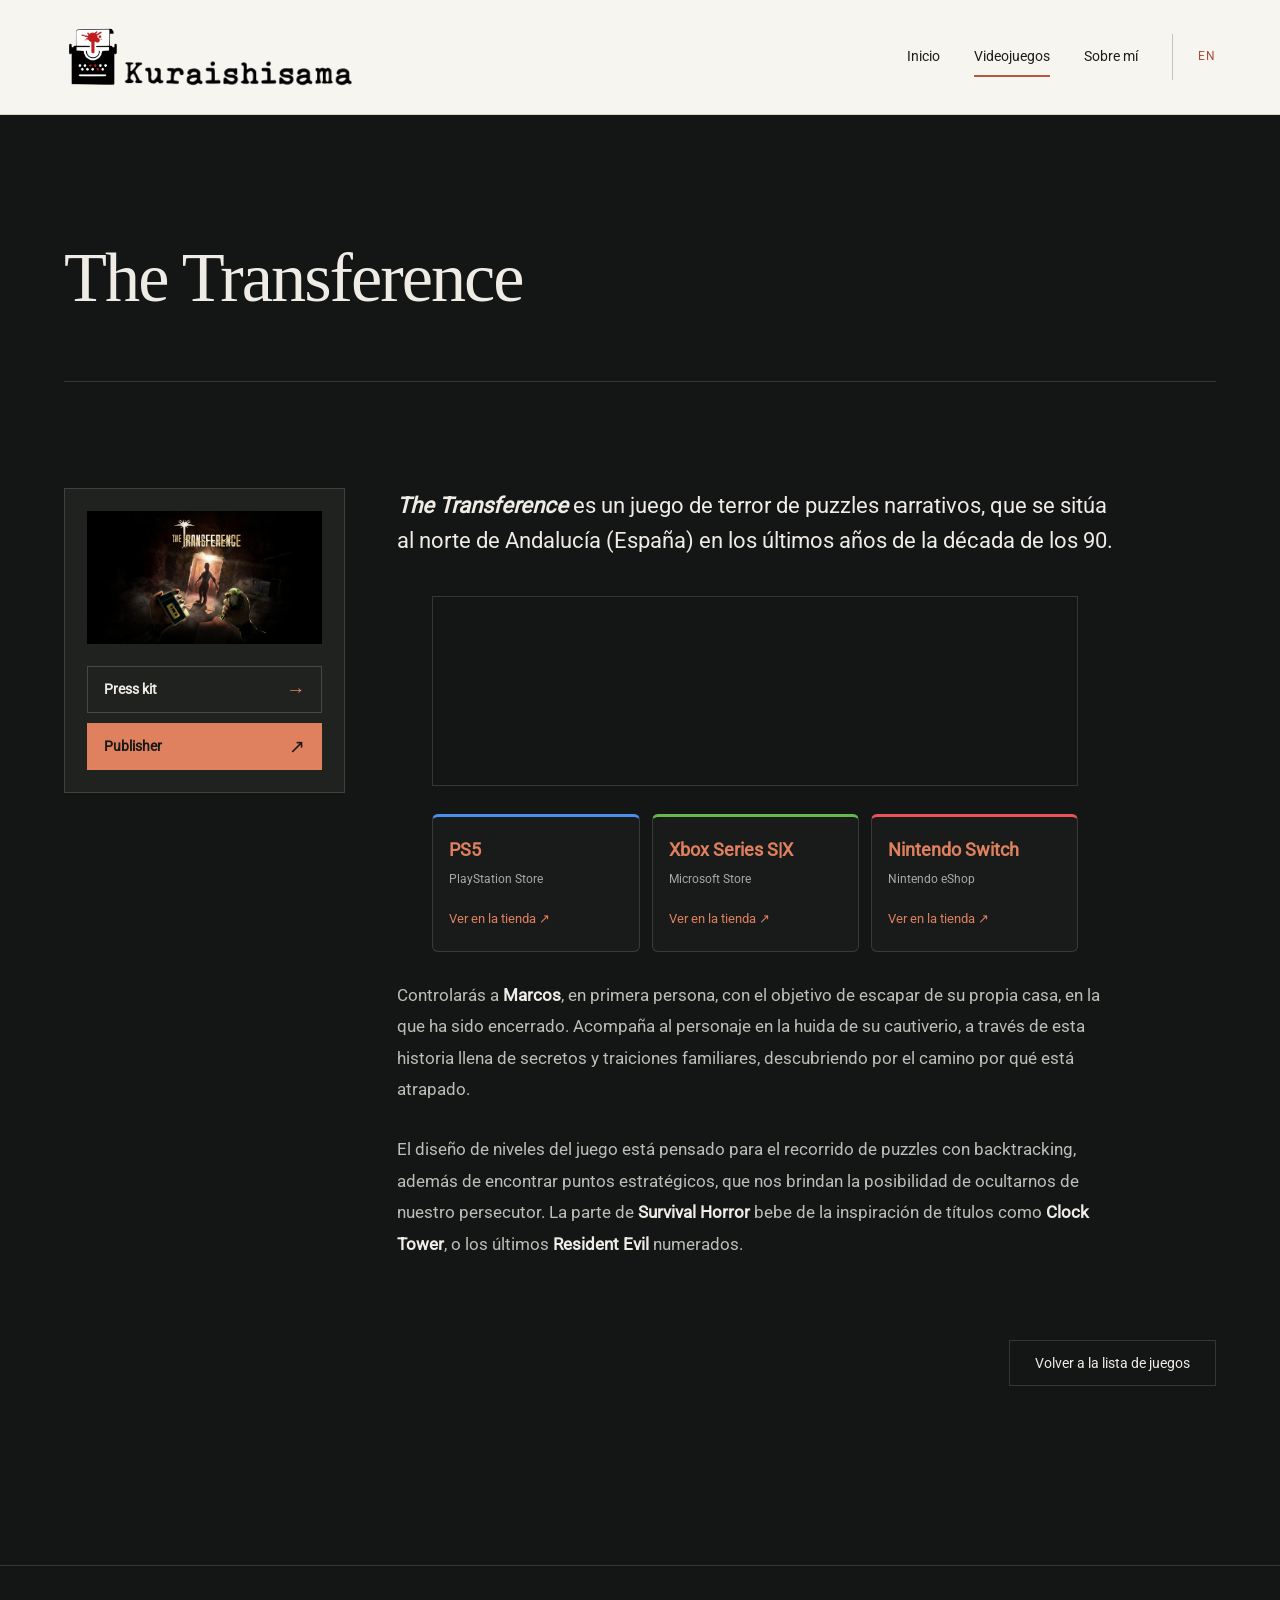
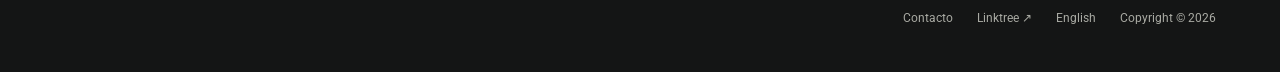
<file: es/the-transference-es/index.html>
<!DOCTYPE html>
<html dir="ltr" lang="es-ES" prefix="og: https://ogp.me/ns#">
  <head>
<meta charset="utf-8"/>
<meta content="width=device-width, initial-scale=1" name="viewport"/>
<link href="https://gmpg.org/xfn/11" rel="profile"/>
<title>The Transference</title>
<!-- All in One SEO 5.0.1.1 - aioseo.com -->
<meta content="El género de Survival Horror se mezcla con la resolución consecutiva de rompecabezas, al más puro estilo Escape Room, en este juego narrativo de puzzles." name="description"/>
<meta content="max-image-preview:large" name="robots"/>
<link href="https://www.kuraishisama.com/es/the-transference-es/" rel="canonical"/>
<meta content="All in One SEO (AIOSEO) 5.0.1.1" name="generator"/>
<meta content="es_ES" property="og:locale"/>
<meta content="- Solodev" property="og:site_name"/>
<meta content="article" property="og:type"/>
<meta content="The Transference -" property="og:title"/>
<meta content="El género de Survival Horror se mezcla con la resolución consecutiva de rompecabezas, al más puro estilo Escape Room, en este juego narrativo de puzzles." property="og:description"/>
<meta content="https://www.kuraishisama.com/es/the-transference-es/" property="og:url"/>
<meta content="https://www.kuraishisama.com/media/brand/kuraishisama-logo.png" property="og:image"/>
<meta content="https://www.kuraishisama.com/media/brand/kuraishisama-logo.png" property="og:image:secure_url"/>
<meta content="2023-08-06T13:31:43+00:00" property="article:published_time"/>
<meta content="2026-02-21T10:15:17+00:00" property="article:modified_time"/>
<meta content="summary_large_image" name="twitter:card"/>
<meta content="@Kuraishisama" name="twitter:site"/>
<meta content="The Transference -" name="twitter:title"/>
<meta content="El género de Survival Horror se mezcla con la resolución consecutiva de rompecabezas, al más puro estilo Escape Room, en este juego narrativo de puzzles." name="twitter:description"/>
<meta content="@Kuraishisama" name="twitter:creator"/>
<meta content="https://www.kuraishisama.com/media/brand/kuraishisama-logo.png" name="twitter:image"/>
<script class="aioseo-schema" type="application/ld+json">
			{"@context":"https:\/\/schema.org","@graph":[{"@type":"BreadcrumbList","@id":"https:\/\/www.kuraishisama.com\/es\/the-transference-es\/#breadcrumblist","itemListElement":[{"@type":"ListItem","@id":"https:\/\/www.kuraishisama.com#listItem","position":1,"name":"Home","item":"https:\/\/www.kuraishisama.com","nextItem":{"@type":"ListItem","@id":"https:\/\/www.kuraishisama.com\/es\/the-transference-es\/#listItem","name":"The Transference"}},{"@type":"ListItem","@id":"https:\/\/www.kuraishisama.com\/es\/the-transference-es\/#listItem","position":2,"name":"The Transference","previousItem":{"@type":"ListItem","@id":"https:\/\/www.kuraishisama.com#listItem","name":"Home"}}]},{"@type":"Organization","@id":"https:\/\/www.kuraishisama.com\/#organization","name":"Kuraishisama.com","description":"Solodev","url":"https:\/\/www.kuraishisama.com\/","logo":{"@type":"ImageObject","url":"https:\/\/www.kuraishisama.com\/media\/brand\/kuraishisama-logo.png","@id":"https:\/\/www.kuraishisama.com\/es\/the-transference-es\/#organizationLogo","width":433,"height":86},"image":{"@id":"https:\/\/www.kuraishisama.com\/es\/the-transference-es\/#organizationLogo"},"sameAs":["https:\/\/twitter.com\/Kuraishisama"]},{"@type":"WebPage","@id":"https:\/\/www.kuraishisama.com\/es\/the-transference-es\/#webpage","url":"https:\/\/www.kuraishisama.com\/es\/the-transference-es\/","name":"The Transference -","description":"El g\u00e9nero de Survival Horror se mezcla con la resoluci\u00f3n consecutiva de rompecabezas, al m\u00e1s puro estilo Escape Room, en este juego narrativo de puzzles.","inLanguage":"es-ES","isPartOf":{"@id":"https:\/\/www.kuraishisama.com\/#website"},"breadcrumb":{"@id":"https:\/\/www.kuraishisama.com\/es\/the-transference-es\/#breadcrumblist"},"datePublished":"2023-08-06T13:31:43+00:00","dateModified":"2026-02-21T10:15:17+00:00"},{"@type":"WebSite","@id":"https:\/\/www.kuraishisama.com\/#website","url":"https:\/\/www.kuraishisama.com\/","name":"Kuraishisama.com","description":"Solodev","inLanguage":"es-ES","publisher":{"@id":"https:\/\/www.kuraishisama.com\/#organization"}}]}
		</script>
<!-- All in One SEO -->
<link href="/es/the-transference-es/" hreflang="es" rel="alternate"/>
<link href="/the-transference/" hreflang="en" rel="alternate"/>
<!-- This site uses the Google Analytics by MonsterInsights plugin v11.2.0 - Using Analytics tracking - https://www.monsterinsights.com/ -->
<!-- / Google Analytics by MonsterInsights -->
<style id="wp-img-auto-sizes-contain-inline-css">
img:is([sizes=auto i],[sizes^="auto," i]){contain-intrinsic-size:3000px 1500px}
/*# sourceURL=wp-img-auto-sizes-contain-inline-css */
</style>
<link href="/styles/vendor/astra-base.css" id="astra-theme-css-css" media="all" rel="stylesheet"/>
<style id="astra-theme-css-inline-css">
:root{--ast-post-nav-space:0;--ast-container-default-xlg-padding:3em;--ast-container-default-lg-padding:3em;--ast-container-default-slg-padding:2em;--ast-container-default-md-padding:3em;--ast-container-default-sm-padding:3em;--ast-container-default-xs-padding:2.4em;--ast-container-default-xxs-padding:1.8em;--ast-code-block-background:#ECEFF3;--ast-comment-inputs-background:#F9FAFB;--ast-normal-container-width:1200px;--ast-narrow-container-width:750px;--ast-blog-title-font-weight:normal;--ast-blog-meta-weight:inherit;--ast-global-color-primary:var(--ast-global-color-5);--ast-global-color-secondary:var(--ast-global-color-4);--ast-global-color-alternate-background:var(--ast-global-color-7);--ast-global-color-subtle-background:var(--ast-global-color-6);--ast-bg-style-guide:var( --ast-global-color-secondary,var(--ast-global-color-5) );--ast-shadow-style-guide:0px 0px 4px 0 #00000057;--ast-global-dark-bg-style:#fff;--ast-global-dark-lfs:#fbfbfb;--ast-widget-bg-color:#fafafa;--ast-wc-container-head-bg-color:#fbfbfb;--ast-title-layout-bg:#eeeeee;--ast-search-border-color:#e7e7e7;--ast-lifter-hover-bg:#e6e6e6;--ast-gallery-block-color:#000;--srfm-color-input-label:var(--ast-global-color-2);}html{font-size:106.25%;}a{color:var(--ast-global-color-0);}a:hover,a:focus{color:var(--ast-global-color-1);}body,button,input,select,textarea,.ast-button,.ast-custom-button{font-family:'Roboto',sans-serif;font-weight:400;font-size:17px;font-size:1rem;line-height:var(--ast-body-line-height,1.65em);}blockquote{color:var(--ast-global-color-7);}h1,h2,h3,h4,h5,h6,.entry-content :where(h1,h2,h3,h4,h5,h6),.site-title,.site-title a{font-family:'Barlow Semi Condensed',sans-serif;font-weight:600;}.ast-site-identity .site-title a{color:var(--ast-global-color-2);}.site-title{display:block;}.site-header .site-description{font-size:15px;font-size:0.88235294117647rem;display:none;}.entry-title{font-size:26px;font-size:1.5294117647059rem;}.archive .ast-article-post .ast-article-inner,.blog .ast-article-post .ast-article-inner,.archive .ast-article-post .ast-article-inner:hover,.blog .ast-article-post .ast-article-inner:hover{overflow:hidden;}h1,.entry-content :where(h1){font-size:48px;font-size:2.8235294117647rem;font-weight:600;font-family:'Barlow Semi Condensed',sans-serif;line-height:1.4em;}h2,.entry-content :where(h2){font-size:38px;font-size:2.2352941176471rem;font-weight:600;font-family:'Barlow Semi Condensed',sans-serif;line-height:1.3em;}h3,.entry-content :where(h3){font-size:30px;font-size:1.7647058823529rem;font-weight:600;font-family:'Barlow Semi Condensed',sans-serif;line-height:1.3em;}h4,.entry-content :where(h4){font-size:24px;font-size:1.4117647058824rem;line-height:1.2em;font-weight:600;font-family:'Barlow Semi Condensed',sans-serif;}h5,.entry-content :where(h5){font-size:20px;font-size:1.1764705882353rem;line-height:1.2em;font-weight:600;font-family:'Barlow Semi Condensed',sans-serif;}h6,.entry-content :where(h6){font-size:17px;font-size:1rem;line-height:1.25em;font-weight:600;font-family:'Barlow Semi Condensed',sans-serif;}::selection{background-color:var(--ast-global-color-0);color:#ffffff;}body,h1,h2,h3,h4,h5,h6,.entry-title a,.entry-content :where(h1,h2,h3,h4,h5,h6){color:var(--ast-global-color-7);}.tagcloud a:hover,.tagcloud a:focus,.tagcloud a.current-item{color:#ffffff;border-color:var(--ast-global-color-0);background-color:var(--ast-global-color-0);}input:focus,input[type="text"]:focus,input[type="email"]:focus,input[type="url"]:focus,input[type="password"]:focus,input[type="reset"]:focus,input[type="search"]:focus,textarea:focus{border-color:var(--ast-global-color-0);}input[type="radio"]:checked,input[type=reset],input[type="checkbox"]:checked,input[type="checkbox"]:hover:checked,input[type="checkbox"]:focus:checked,input[type=range]::-webkit-slider-thumb{border-color:var(--ast-global-color-0);background-color:var(--ast-global-color-0);box-shadow:none;}.site-footer a:hover + .post-count,.site-footer a:focus + .post-count{background:var(--ast-global-color-0);border-color:var(--ast-global-color-0);}.single .nav-links .nav-previous,.single .nav-links .nav-next{color:var(--ast-global-color-0);}.entry-meta,.entry-meta *{line-height:1.45;color:var(--ast-global-color-0);}.entry-meta a:not(.ast-button):hover,.entry-meta a:not(.ast-button):hover *,.entry-meta a:not(.ast-button):focus,.entry-meta a:not(.ast-button):focus *,.page-links > .page-link,.page-links .page-link:hover,.post-navigation a:hover{color:var(--ast-global-color-1);}#cat option,.secondary .calendar_wrap thead a,.secondary .calendar_wrap thead a:visited{color:var(--ast-global-color-0);}.secondary .calendar_wrap #today,.ast-progress-val span{background:var(--ast-global-color-0);}.secondary a:hover + .post-count,.secondary a:focus + .post-count{background:var(--ast-global-color-0);border-color:var(--ast-global-color-0);}.calendar_wrap #today > a{color:#ffffff;}.page-links .page-link,.single .post-navigation a{color:var(--ast-global-color-0);}.ast-search-menu-icon .search-form button.search-submit{padding:0 4px;}.ast-search-menu-icon form.search-form{padding-right:0;}.ast-header-search .ast-search-menu-icon.ast-dropdown-active .search-form,.ast-header-search .ast-search-menu-icon.ast-dropdown-active .search-field:focus{transition:all 0.2s;}.search-form input.search-field:focus{outline:none;}.ast-mobile-header-content .ast-builder-layout-element:not(.ast-builder-menu):not(.ast-header-divider-element),.ast-mobile-popup-content .ast-builder-layout-element:not(.ast-builder-menu):not(.ast-header-divider-element){padding:15px 20px;}.ast-archive-title{color:var(--ast-global-color-5);}.widget-title,.widget .wp-block-heading{font-size:24px;font-size:1.4117647058824rem;color:var(--ast-global-color-5);}.ast-single-post .entry-content a,.ast-comment-content a:not(.ast-comment-edit-reply-wrap a){text-decoration:underline;}.ast-single-post .wp-block-button .wp-block-button__link,.ast-single-post .entry-content .uagb-tab a,.ast-single-post .entry-content .uagb-ifb-cta a,.ast-single-post .entry-content .wp-block-uagb-buttons a,.ast-single-post .entry-content .uabb-module-content a,.ast-single-post .entry-content .uagb-post-grid a,.ast-single-post .entry-content .uagb-timeline a,.ast-single-post .entry-content .uagb-toc__wrap a,.ast-single-post .entry-content .uagb-taxomony-box a,.entry-content .wp-block-latest-posts > li > a,.ast-single-post .entry-content .wp-block-file__button,a.ast-post-filter-single,.ast-single-post .wp-block-buttons .wp-block-button.is-style-outline .wp-block-button__link,.ast-single-post .ast-comment-content .comment-reply-link,.ast-single-post .ast-comment-content .comment-edit-link{text-decoration:none;}.ast-search-menu-icon.slide-search a:focus-visible:focus-visible,.astra-search-icon:focus-visible,#close:focus-visible,a:focus-visible,.ast-menu-toggle:focus-visible,.site .skip-link:focus-visible,.wp-block-loginout input:focus-visible,.wp-block-search.wp-block-search__button-inside .wp-block-search__inside-wrapper,.ast-header-navigation-arrow:focus-visible,.ast-orders-table__row .ast-orders-table__cell:focus-visible,a#ast-apply-coupon:focus-visible,#ast-apply-coupon:focus-visible,#close:focus-visible,.button.search-submit:focus-visible,#search_submit:focus,.normal-search:focus-visible,.ast-header-account-wrap:focus-visible,.astra-cart-drawer-close:focus,.ast-single-variation:focus,.ast-button:focus,.ast-builder-button-wrap:has(.ast-custom-button-link:focus),.ast-builder-button-wrap .ast-custom-button-link:focus{outline-style:dotted;outline-color:inherit;outline-width:thin;}input:focus,input[type="text"]:focus,input[type="email"]:focus,input[type="url"]:focus,input[type="password"]:focus,input[type="reset"]:focus,input[type="search"]:focus,input[type="number"]:focus,textarea:focus,.wp-block-search__input:focus,[data-section="section-header-mobile-trigger"] .ast-button-wrap .ast-mobile-menu-trigger-minimal:focus,.ast-mobile-popup-drawer.active .menu-toggle-close:focus,#ast-scroll-top:focus,#coupon_code:focus,#ast-coupon-code:focus{border-style:dotted;border-color:inherit;border-width:thin;}input{outline:none;}.ast-logo-title-inline .site-logo-img{padding-right:1em;}.site-logo-img img{ transition:all 0.2s linear;}body .ast-oembed-container *{position:absolute;top:0;width:100%;height:100%;left:0;}body .wp-block-embed-pocket-casts .ast-oembed-container *{position:unset;}.ast-single-post-featured-section + article {margin-top: 2em;}.site-content .ast-single-post-featured-section img {width: 100%;overflow: hidden;object-fit: cover;}.site > .ast-single-related-posts-container {margin-top: 0;}@media (min-width: 922px) {.ast-desktop .ast-container--narrow {max-width: var(--ast-narrow-container-width);margin: 0 auto;}}@media (max-width:921.99px){#ast-desktop-header{display:none;}}@media (min-width:922px){#ast-mobile-header{display:none;}}.wp-block-buttons.aligncenter{justify-content:center;}@media (max-width:921px){.ast-theme-transparent-header #primary,.ast-theme-transparent-header #secondary{padding:0;}}@media (max-width:921px){.ast-plain-container.ast-no-sidebar #primary{padding:0;}}.ast-plain-container.ast-no-sidebar #primary{margin-top:0;margin-bottom:0;}@media (min-width:1200px){.ast-plain-container.ast-no-sidebar #primary{margin-top:60px;margin-bottom:60px;}}.wp-block-button.is-style-outline .wp-block-button__link{border-color:var(--ast-global-color-0);}div.wp-block-button.is-style-outline > .wp-block-button__link:not(.has-text-color),div.wp-block-button.wp-block-button__link.is-style-outline:not(.has-text-color){color:var(--ast-global-color-0);}.wp-block-button.is-style-outline .wp-block-button__link:hover,.wp-block-buttons .wp-block-button.is-style-outline .wp-block-button__link:focus,.wp-block-buttons .wp-block-button.is-style-outline > .wp-block-button__link:not(.has-text-color):hover,.wp-block-buttons .wp-block-button.wp-block-button__link.is-style-outline:not(.has-text-color):hover{color:#ffffff;background-color:var(--ast-global-color-1);border-color:var(--ast-global-color-1);}.post-page-numbers.current .page-link,.ast-pagination .page-numbers.current{color:#ffffff;border-color:var(--ast-global-color-0);background-color:var(--ast-global-color-0);}.wp-block-button.is-style-outline .wp-block-button__link.wp-element-button,.ast-outline-button{border-color:var(--ast-global-color-0);font-family:inherit;font-weight:500;font-size:16px;font-size:0.94117647058824rem;line-height:1em;}.wp-block-buttons .wp-block-button.is-style-outline > .wp-block-button__link:not(.has-text-color),.wp-block-buttons .wp-block-button.wp-block-button__link.is-style-outline:not(.has-text-color),.ast-outline-button{color:var(--ast-global-color-0);}.wp-block-button.is-style-outline .wp-block-button__link:hover,.wp-block-buttons .wp-block-button.is-style-outline .wp-block-button__link:focus,.wp-block-buttons .wp-block-button.is-style-outline > .wp-block-button__link:not(.has-text-color):hover,.wp-block-buttons .wp-block-button.wp-block-button__link.is-style-outline:not(.has-text-color):hover,.ast-outline-button:hover,.ast-outline-button:focus,.wp-block-uagb-buttons-child .uagb-buttons-repeater.ast-outline-button:hover,.wp-block-uagb-buttons-child .uagb-buttons-repeater.ast-outline-button:focus{color:#ffffff;background-color:var(--ast-global-color-1);border-color:var(--ast-global-color-1);}.wp-block-button .wp-block-button__link.wp-element-button.is-style-outline:not(.has-background),.wp-block-button.is-style-outline>.wp-block-button__link.wp-element-button:not(.has-background),.ast-outline-button{background-color:transparent;}.entry-content[data-ast-blocks-layout] > figure{margin-bottom:1em;}h1.widget-title{font-weight:600;}h2.widget-title{font-weight:600;}h3.widget-title{font-weight:600;}#page{display:flex;flex-direction:column;min-height:100vh;}.ast-404-layout-1 h1.page-title{color:var(--ast-global-color-2);}.single .post-navigation a{line-height:1em;height:inherit;}.error-404 .page-sub-title{font-size:1.5rem;font-weight:inherit;}.search .site-content .content-area .search-form{margin-bottom:0;}#page .site-content{flex-grow:1;}.widget{margin-bottom:1.25em;}#secondary li{line-height:1.5em;}#secondary .wp-block-group h2{margin-bottom:0.7em;}#secondary h2{font-size:1.7rem;}.ast-separate-container .ast-article-post,.ast-separate-container .ast-article-single,.ast-separate-container .comment-respond{padding:3em;}.ast-separate-container .ast-article-single .ast-article-single{padding:0;}.ast-article-single .wp-block-post-template-is-layout-grid{padding-left:0;}.ast-separate-container .comments-title,.ast-narrow-container .comments-title{padding:1.5em 2em;}.ast-page-builder-template .comment-form-textarea,.ast-comment-formwrap .ast-grid-common-col{padding:0;}.ast-comment-formwrap{padding:0;display:inline-flex;column-gap:20px;width:100%;margin-left:0;margin-right:0;}.comments-area textarea#comment:focus,.comments-area textarea#comment:active,.comments-area .ast-comment-formwrap input[type="text"]:focus,.comments-area .ast-comment-formwrap input[type="text"]:active {box-shadow:none;outline:none;}.archive.ast-page-builder-template .entry-header{margin-top:2em;}.ast-page-builder-template .ast-comment-formwrap{width:100%;}.entry-title{margin-bottom:0.5em;}.ast-archive-description p{font-size:inherit;font-weight:inherit;line-height:inherit;}.ast-separate-container .ast-comment-list li.depth-1,.hentry{margin-bottom:2em;}@media (min-width:921px){.ast-left-sidebar.ast-page-builder-template #secondary,.archive.ast-right-sidebar.ast-page-builder-template .site-main{padding-left:20px;padding-right:20px;}}@media (max-width:544px){.ast-comment-formwrap.ast-row{column-gap:10px;display:inline-block;}#ast-commentform .ast-grid-common-col{position:relative;width:100%;}}@media (min-width:1201px){.ast-separate-container .ast-article-post,.ast-separate-container .ast-article-single,.ast-separate-container .ast-author-box,.ast-separate-container .ast-404-layout-1,.ast-separate-container .no-results{padding:3em;}}@media (max-width:921px){.ast-left-sidebar #content > .ast-container{display:flex;flex-direction:column-reverse;width:100%;}}@media (min-width:922px){.ast-separate-container.ast-right-sidebar #primary,.ast-separate-container.ast-left-sidebar #primary{border:0;}.search-no-results.ast-separate-container #primary{margin-bottom:4em;}}.wp-block-button .wp-block-button__link{color:#ffffff;}.wp-block-button .wp-block-button__link:hover,.wp-block-button .wp-block-button__link:focus{color:#ffffff;background-color:var(--ast-global-color-1);border-color:var(--ast-global-color-1);}.wp-block-button .wp-block-button__link,.wp-block-search .wp-block-search__button,body .wp-block-file .wp-block-file__button{border-color:var(--ast-global-color-0);background-color:var(--ast-global-color-0);color:#ffffff;font-family:inherit;font-weight:500;line-height:1em;font-size:16px;font-size:0.94117647058824rem;padding-top:15px;padding-right:30px;padding-bottom:15px;padding-left:30px;}@media (max-width:921px){.wp-block-button .wp-block-button__link,.wp-block-search .wp-block-search__button,body .wp-block-file .wp-block-file__button{padding-top:14px;padding-right:28px;padding-bottom:14px;padding-left:28px;}}@media (max-width:544px){.wp-block-button .wp-block-button__link,.wp-block-search .wp-block-search__button,body .wp-block-file .wp-block-file__button{padding-top:12px;padding-right:24px;padding-bottom:12px;padding-left:24px;}}.menu-toggle,button,.ast-button,.ast-custom-button,.button,input#submit,input[type="button"],input[type="submit"],input[type="reset"],form[CLASS*="wp-block-search__"].wp-block-search .wp-block-search__inside-wrapper .wp-block-search__button,body .wp-block-file .wp-block-file__button,.search .search-submit{border-style:solid;border-top-width:0;border-right-width:0;border-left-width:0;border-bottom-width:0;color:#ffffff;border-color:var(--ast-global-color-0);background-color:var(--ast-global-color-0);padding-top:15px;padding-right:30px;padding-bottom:15px;padding-left:30px;font-family:inherit;font-weight:500;font-size:16px;font-size:0.94117647058824rem;line-height:1em;}button:focus,.menu-toggle:hover,button:hover,.ast-button:hover,.ast-custom-button:hover .button:hover,.ast-custom-button:hover ,input[type=reset]:hover,input[type=reset]:focus,input#submit:hover,input#submit:focus,input[type="button"]:hover,input[type="button"]:focus,input[type="submit"]:hover,input[type="submit"]:focus,form[CLASS*="wp-block-search__"].wp-block-search .wp-block-search__inside-wrapper .wp-block-search__button:hover,form[CLASS*="wp-block-search__"].wp-block-search .wp-block-search__inside-wrapper .wp-block-search__button:focus,body .wp-block-file .wp-block-file__button:hover,body .wp-block-file .wp-block-file__button:focus{color:#ffffff;background-color:var(--ast-global-color-1);border-color:var(--ast-global-color-1);}form[CLASS*="wp-block-search__"].wp-block-search .wp-block-search__inside-wrapper .wp-block-search__button.has-icon{padding-top:calc(15px - 3px);padding-right:calc(30px - 3px);padding-bottom:calc(15px - 3px);padding-left:calc(30px - 3px);}@media (max-width:921px){.menu-toggle,button,.ast-button,.ast-custom-button,.button,input#submit,input[type="button"],input[type="submit"],input[type="reset"],form[CLASS*="wp-block-search__"].wp-block-search .wp-block-search__inside-wrapper .wp-block-search__button,body .wp-block-file .wp-block-file__button,.search .search-submit{padding-top:14px;padding-right:28px;padding-bottom:14px;padding-left:28px;}}@media (max-width:544px){.menu-toggle,button,.ast-button,.ast-custom-button,.button,input#submit,input[type="button"],input[type="submit"],input[type="reset"],form[CLASS*="wp-block-search__"].wp-block-search .wp-block-search__inside-wrapper .wp-block-search__button,body .wp-block-file .wp-block-file__button,.search .search-submit{padding-top:12px;padding-right:24px;padding-bottom:12px;padding-left:24px;}}@media (max-width:921px){.ast-mobile-header-stack .main-header-bar .ast-search-menu-icon{display:inline-block;}.ast-header-break-point.ast-header-custom-item-outside .ast-mobile-header-stack .main-header-bar .ast-search-icon{margin:0;}.ast-comment-avatar-wrap img{max-width:2.5em;}.ast-comment-meta{padding:0 1.8888em 1.3333em;}.ast-separate-container .ast-comment-list li.depth-1{padding:1.5em 2.14em;}.ast-separate-container .comment-respond{padding:2em 2.14em;}}@media (min-width:544px){.ast-container{max-width:100%;}}@media (max-width:544px){.ast-separate-container .ast-article-post,.ast-separate-container .ast-article-single,.ast-separate-container .comments-title,.ast-separate-container .ast-archive-description{padding:1.5em 1em;}.ast-separate-container #content .ast-container{padding-left:0.54em;padding-right:0.54em;}.ast-separate-container .ast-comment-list .bypostauthor{padding:.5em;}.ast-search-menu-icon.ast-dropdown-active .search-field{width:170px;}} #ast-mobile-header .ast-site-header-cart-li a{pointer-events:none;}.ast-separate-container{background-image:none;}@media (max-width:921px){.widget-title{font-size:24px;font-size:1.4117647058824rem;}body,button,input,select,textarea,.ast-button,.ast-custom-button{font-size:17px;font-size:1rem;}#secondary,#secondary button,#secondary input,#secondary select,#secondary textarea{font-size:17px;font-size:1rem;}.site-title{display:block;}.site-header .site-description{display:none;}h1,.entry-content :where(h1){font-size:40px;}h2,.entry-content :where(h2){font-size:32px;}h3,.entry-content :where(h3){font-size:26px;}h4,.entry-content :where(h4){font-size:20px;font-size:1.1764705882353rem;}h5,.entry-content :where(h5){font-size:17px;font-size:1rem;}h6,.entry-content :where(h6){font-size:15px;font-size:0.88235294117647rem;}}@media (max-width:544px){.widget-title{font-size:24px;font-size:1.4117647058824rem;}body,button,input,select,textarea,.ast-button,.ast-custom-button{font-size:17px;font-size:1rem;}#secondary,#secondary button,#secondary input,#secondary select,#secondary textarea{font-size:17px;font-size:1rem;}.site-title{display:block;}.site-header .site-description{display:none;}h1,.entry-content :where(h1){font-size:32px;}h2,.entry-content :where(h2){font-size:25px;}h3,.entry-content :where(h3){font-size:22px;}h4,.entry-content :where(h4){font-size:18px;font-size:1.0588235294118rem;}h5,.entry-content :where(h5){font-size:15px;font-size:0.88235294117647rem;}h6,.entry-content :where(h6){font-size:13px;font-size:0.76470588235294rem;}}@media (max-width:544px){html{font-size:106.25%;}}@media (min-width:922px){.ast-container{max-width:1240px;}}@media (min-width:922px){.site-content .ast-container{display:flex;}}@media (max-width:921px){.site-content .ast-container{flex-direction:column;}}@media (min-width:922px){.main-header-menu .sub-menu .menu-item.ast-left-align-sub-menu:hover > .sub-menu,.main-header-menu .sub-menu .menu-item.ast-left-align-sub-menu.focus > .sub-menu{margin-left:-0px;}}.entry-content li > p{margin-bottom:0;}.site .comments-area{padding-bottom:3em;}.wp-block-file {display: flex;align-items: center;flex-wrap: wrap;justify-content: space-between;}.wp-block-pullquote {border: none;}.wp-block-pullquote blockquote::before {content: "\201D";font-family: "Helvetica",sans-serif;display: flex;transform: rotate( 180deg );font-size: 6rem;font-style: normal;line-height: 1;font-weight: bold;align-items: center;justify-content: center;}.has-text-align-right > blockquote::before {justify-content: flex-start;}.has-text-align-left > blockquote::before {justify-content: flex-end;}figure.wp-block-pullquote.is-style-solid-color blockquote {max-width: 100%;text-align: inherit;}:root {--wp--custom--ast-default-block-top-padding: 3em;--wp--custom--ast-default-block-right-padding: 3em;--wp--custom--ast-default-block-bottom-padding: 3em;--wp--custom--ast-default-block-left-padding: 3em;--wp--custom--ast-container-width: 1200px;--wp--custom--ast-content-width-size: 1200px;--wp--custom--ast-wide-width-size: calc(1200px + var(--wp--custom--ast-default-block-left-padding) + var(--wp--custom--ast-default-block-right-padding));}.ast-narrow-container {--wp--custom--ast-content-width-size: 750px;--wp--custom--ast-wide-width-size: 750px;}@media(max-width: 921px) {:root {--wp--custom--ast-default-block-top-padding: 3em;--wp--custom--ast-default-block-right-padding: 2em;--wp--custom--ast-default-block-bottom-padding: 3em;--wp--custom--ast-default-block-left-padding: 2em;}}@media(max-width: 544px) {:root {--wp--custom--ast-default-block-top-padding: 3em;--wp--custom--ast-default-block-right-padding: 1.5em;--wp--custom--ast-default-block-bottom-padding: 3em;--wp--custom--ast-default-block-left-padding: 1.5em;}}.entry-content > .wp-block-group,.entry-content > .wp-block-cover,.entry-content > .wp-block-columns {padding-top: var(--wp--custom--ast-default-block-top-padding);padding-right: var(--wp--custom--ast-default-block-right-padding);padding-bottom: var(--wp--custom--ast-default-block-bottom-padding);padding-left: var(--wp--custom--ast-default-block-left-padding);}.ast-plain-container.ast-no-sidebar .entry-content > .alignfull,.ast-page-builder-template .ast-no-sidebar .entry-content > .alignfull {margin-left: calc( -50vw + 50%);margin-right: calc( -50vw + 50%);max-width: 100vw;width: 100vw;}.ast-plain-container.ast-no-sidebar .entry-content .alignfull .alignfull,.ast-page-builder-template.ast-no-sidebar .entry-content .alignfull .alignfull,.ast-plain-container.ast-no-sidebar .entry-content .alignfull .alignwide,.ast-page-builder-template.ast-no-sidebar .entry-content .alignfull .alignwide,.ast-plain-container.ast-no-sidebar .entry-content .alignwide .alignfull,.ast-page-builder-template.ast-no-sidebar .entry-content .alignwide .alignfull,.ast-plain-container.ast-no-sidebar .entry-content .alignwide .alignwide,.ast-page-builder-template.ast-no-sidebar .entry-content .alignwide .alignwide,.ast-plain-container.ast-no-sidebar .entry-content .wp-block-column .alignfull,.ast-page-builder-template.ast-no-sidebar .entry-content .wp-block-column .alignfull,.ast-plain-container.ast-no-sidebar .entry-content .wp-block-column .alignwide,.ast-page-builder-template.ast-no-sidebar .entry-content .wp-block-column .alignwide {margin-left: auto;margin-right: auto;width: 100%;}[data-ast-blocks-layout] .wp-block-separator:not(.is-style-dots) {height: 0;}[data-ast-blocks-layout] .wp-block-separator {margin: 20px auto;}[data-ast-blocks-layout] .wp-block-separator:not(.is-style-wide):not(.is-style-dots) {max-width: 100px;}[data-ast-blocks-layout] .wp-block-separator.has-background {padding: 0;}.entry-content[data-ast-blocks-layout] > * {max-width: var(--wp--custom--ast-content-width-size);margin-left: auto;margin-right: auto;}.entry-content[data-ast-blocks-layout] > .alignwide {max-width: var(--wp--custom--ast-wide-width-size);}.entry-content[data-ast-blocks-layout] .alignfull {max-width: none;}.entry-content .wp-block-columns {margin-bottom: 0;}blockquote {margin: 1.5em;border-color: rgba(0,0,0,0.05);}.wp-block-quote:not(.has-text-align-right):not(.has-text-align-center) {border-left: 5px solid rgba(0,0,0,0.05);}.has-text-align-right > blockquote,blockquote.has-text-align-right {border-right: 5px solid rgba(0,0,0,0.05);}.has-text-align-left > blockquote,blockquote.has-text-align-left {border-left: 5px solid rgba(0,0,0,0.05);}.wp-block-site-tagline,.wp-block-latest-posts .read-more {margin-top: 15px;}.wp-block-loginout p label {display: block;}.wp-block-loginout p:not(.login-remember):not(.login-submit) input {width: 100%;}.wp-block-loginout input:focus {border-color: transparent;}.wp-block-loginout input:focus {outline: thin dotted;}.entry-content .wp-block-media-text .wp-block-media-text__content {padding: 0 0 0 8%;}.entry-content .wp-block-media-text.has-media-on-the-right .wp-block-media-text__content {padding: 0 8% 0 0;}.entry-content .wp-block-media-text.has-background .wp-block-media-text__content {padding: 8%;}.entry-content .wp-block-cover:not([class*="background-color"]):not(.has-text-color.has-link-color) .wp-block-cover__inner-container,.entry-content .wp-block-cover:not([class*="background-color"]) .wp-block-cover-image-text,.entry-content .wp-block-cover:not([class*="background-color"]) .wp-block-cover-text,.entry-content .wp-block-cover-image:not([class*="background-color"]) .wp-block-cover__inner-container,.entry-content .wp-block-cover-image:not([class*="background-color"]) .wp-block-cover-image-text,.entry-content .wp-block-cover-image:not([class*="background-color"]) .wp-block-cover-text {color: var(--ast-global-color-primary,var(--ast-global-color-5));}.wp-block-loginout .login-remember input {width: 1.1rem;height: 1.1rem;margin: 0 5px 4px 0;vertical-align: middle;}.wp-block-latest-posts > li > *:first-child,.wp-block-latest-posts:not(.is-grid) > li:first-child {margin-top: 0;}.entry-content > .wp-block-buttons,.entry-content > .wp-block-uagb-buttons {margin-bottom: 1.5em;}.wp-block-search__inside-wrapper .wp-block-search__input {padding: 0 10px;color: var(--ast-global-color-3);background: var(--ast-global-color-primary,var(--ast-global-color-5));border-color: var(--ast-border-color);}.wp-block-latest-posts .read-more {margin-bottom: 1.5em;}.wp-block-search__no-button .wp-block-search__inside-wrapper .wp-block-search__input {padding-top: 5px;padding-bottom: 5px;}.wp-block-latest-posts .wp-block-latest-posts__post-date,.wp-block-latest-posts .wp-block-latest-posts__post-author {font-size: 1rem;}.wp-block-latest-posts > li > *,.wp-block-latest-posts:not(.is-grid) > li {margin-top: 12px;margin-bottom: 12px;}.ast-page-builder-template .entry-content[data-ast-blocks-layout] > .alignwide:where(:not(.uagb-is-root-container):not(.spectra-is-root-container)) > * {max-width: var(--wp--custom--ast-wide-width-size);}.ast-page-builder-template .entry-content[data-ast-blocks-layout] > .inherit-container-width > *,.ast-page-builder-template .entry-content[data-ast-blocks-layout] > *:not(.wp-block-group):where(:not(.uagb-is-root-container):not(.spectra-is-root-container)) > *,.entry-content[data-ast-blocks-layout] > .wp-block-cover .wp-block-cover__inner-container {max-width: var(--wp--custom--ast-content-width-size) ;margin-left: auto;margin-right: auto;}.ast-page-builder-template .entry-content[data-ast-blocks-layout] > *,.ast-page-builder-template .entry-content[data-ast-blocks-layout] > .alignfull:where(:not(.wp-block-group):not(.uagb-is-root-container):not(.spectra-is-root-container)) > * {max-width: none;}.entry-content[data-ast-blocks-layout] .wp-block-cover:not(.alignleft):not(.alignright) {width: auto;}@media(max-width: 1200px) {.ast-separate-container .entry-content > .alignfull,.ast-separate-container .entry-content[data-ast-blocks-layout] > .alignwide,.ast-plain-container .entry-content[data-ast-blocks-layout] > .alignwide,.ast-plain-container .entry-content .alignfull {margin-left: calc(-1 * min(var(--ast-container-default-xlg-padding),20px)) ;margin-right: calc(-1 * min(var(--ast-container-default-xlg-padding),20px));}}@media(min-width: 1201px) {.ast-separate-container .entry-content > .alignfull {margin-left: calc(-1 * var(--ast-container-default-xlg-padding) );margin-right: calc(-1 * var(--ast-container-default-xlg-padding) );}.ast-separate-container .entry-content[data-ast-blocks-layout] > .alignwide,.ast-plain-container .entry-content[data-ast-blocks-layout] > .alignwide {margin-left: calc(-1 * var(--wp--custom--ast-default-block-left-padding) );margin-right: calc(-1 * var(--wp--custom--ast-default-block-right-padding) );}}@media(min-width: 921px) {.ast-separate-container .entry-content .wp-block-group.alignwide:not(.inherit-container-width) > :where(:not(.alignleft):not(.alignright)),.ast-plain-container .entry-content .wp-block-group.alignwide:not(.inherit-container-width) > :where(:not(.alignleft):not(.alignright)) {max-width: calc( var(--wp--custom--ast-content-width-size) + 80px );}.ast-plain-container.ast-right-sidebar .entry-content[data-ast-blocks-layout] .alignfull,.ast-plain-container.ast-left-sidebar .entry-content[data-ast-blocks-layout] .alignfull {margin-left: -60px;margin-right: -60px;}}@media(min-width: 544px) {.entry-content > .alignleft {margin-right: 20px;}.entry-content > .alignright {margin-left: 20px;}}@media (max-width:544px){.wp-block-columns .wp-block-column:not(:last-child){margin-bottom:20px;}.wp-block-latest-posts{margin:0;}}@media( max-width: 600px ) {.entry-content .wp-block-media-text .wp-block-media-text__content,.entry-content .wp-block-media-text.has-media-on-the-right .wp-block-media-text__content {padding: 8% 0 0;}.entry-content .wp-block-media-text.has-background .wp-block-media-text__content {padding: 8%;}}.ast-page-builder-template .entry-header {padding-left: 0;}.ast-narrow-container .site-content .wp-block-uagb-image--align-full .wp-block-uagb-image__figure {max-width: 100%;margin-left: auto;margin-right: auto;}.entry-content ul,.entry-content ol {padding: revert;margin: revert;}.entry-content ul.wc-block-product-template{padding: 0;}:root .has-ast-global-color-0-color{color:var(--ast-global-color-0);}:root .has-ast-global-color-0-background-color{background-color:var(--ast-global-color-0);}:root .wp-block-button .has-ast-global-color-0-color{color:var(--ast-global-color-0);}:root .wp-block-button .has-ast-global-color-0-background-color{background-color:var(--ast-global-color-0);}:root .has-ast-global-color-1-color{color:var(--ast-global-color-1);}:root .has-ast-global-color-1-background-color{background-color:var(--ast-global-color-1);}:root .wp-block-button .has-ast-global-color-1-color{color:var(--ast-global-color-1);}:root .wp-block-button .has-ast-global-color-1-background-color{background-color:var(--ast-global-color-1);}:root .has-ast-global-color-2-color{color:var(--ast-global-color-2);}:root .has-ast-global-color-2-background-color{background-color:var(--ast-global-color-2);}:root .wp-block-button .has-ast-global-color-2-color{color:var(--ast-global-color-2);}:root .wp-block-button .has-ast-global-color-2-background-color{background-color:var(--ast-global-color-2);}:root .has-ast-global-color-3-color{color:var(--ast-global-color-3);}:root .has-ast-global-color-3-background-color{background-color:var(--ast-global-color-3);}:root .wp-block-button .has-ast-global-color-3-color{color:var(--ast-global-color-3);}:root .wp-block-button .has-ast-global-color-3-background-color{background-color:var(--ast-global-color-3);}:root .has-ast-global-color-4-color{color:var(--ast-global-color-4);}:root .has-ast-global-color-4-background-color{background-color:var(--ast-global-color-4);}:root .wp-block-button .has-ast-global-color-4-color{color:var(--ast-global-color-4);}:root .wp-block-button .has-ast-global-color-4-background-color{background-color:var(--ast-global-color-4);}:root .has-ast-global-color-5-color{color:var(--ast-global-color-5);}:root .has-ast-global-color-5-background-color{background-color:var(--ast-global-color-5);}:root .wp-block-button .has-ast-global-color-5-color{color:var(--ast-global-color-5);}:root .wp-block-button .has-ast-global-color-5-background-color{background-color:var(--ast-global-color-5);}:root .has-ast-global-color-6-color{color:var(--ast-global-color-6);}:root .has-ast-global-color-6-background-color{background-color:var(--ast-global-color-6);}:root .wp-block-button .has-ast-global-color-6-color{color:var(--ast-global-color-6);}:root .wp-block-button .has-ast-global-color-6-background-color{background-color:var(--ast-global-color-6);}:root .has-ast-global-color-7-color{color:var(--ast-global-color-7);}:root .has-ast-global-color-7-background-color{background-color:var(--ast-global-color-7);}:root .wp-block-button .has-ast-global-color-7-color{color:var(--ast-global-color-7);}:root .wp-block-button .has-ast-global-color-7-background-color{background-color:var(--ast-global-color-7);}:root .has-ast-global-color-8-color{color:var(--ast-global-color-8);}:root .has-ast-global-color-8-background-color{background-color:var(--ast-global-color-8);}:root .wp-block-button .has-ast-global-color-8-color{color:var(--ast-global-color-8);}:root .wp-block-button .has-ast-global-color-8-background-color{background-color:var(--ast-global-color-8);}:root{--ast-global-color-0:#046bd2;--ast-global-color-1:#045cb4;--ast-global-color-2:#1e293b;--ast-global-color-3:#334155;--ast-global-color-4:#f9fafb;--ast-global-color-5:#FFFFFF;--ast-global-color-6:#e2e8f0;--ast-global-color-7:#cbd5e1;--ast-global-color-8:#94a3b8;}:root {--ast-border-color : var(--ast-global-color-6);}.ast-single-entry-banner {-js-display: flex;display: flex;flex-direction: column;justify-content: center;text-align: center;position: relative;background: var(--ast-title-layout-bg);}.ast-single-entry-banner[data-banner-layout="layout-1"] {max-width: 1200px;background: inherit;padding: 20px 0;}.ast-single-entry-banner[data-banner-width-type="custom"] {margin: 0 auto;width: 100%;}.ast-single-entry-banner + .site-content .entry-header {margin-bottom: 0;}.site .ast-author-avatar {--ast-author-avatar-size: ;}a.ast-underline-text {text-decoration: underline;}.ast-container > .ast-terms-link {position: relative;display: block;}a.ast-button.ast-badge-tax {padding: 4px 8px;border-radius: 3px;font-size: inherit;}header.entry-header{text-align:left;}header.entry-header .entry-title{font-weight:600;font-size:32px;font-size:1.8823529411765rem;}header.entry-header > *:not(:last-child){margin-bottom:10px;}@media (max-width:921px){header.entry-header{text-align:left;}}@media (max-width:544px){header.entry-header{text-align:left;}}.ast-archive-entry-banner {-js-display: flex;display: flex;flex-direction: column;justify-content: center;text-align: center;position: relative;background: var(--ast-title-layout-bg);}.ast-archive-entry-banner[data-banner-width-type="custom"] {margin: 0 auto;width: 100%;}.ast-archive-entry-banner[data-banner-layout="layout-1"] {background: inherit;padding: 20px 0;text-align: left;}body.archive .ast-archive-description{max-width:1200px;width:100%;text-align:left;padding-top:3em;padding-right:3em;padding-bottom:3em;padding-left:3em;}body.archive .ast-archive-description .ast-archive-title,body.archive .ast-archive-description .ast-archive-title *{font-weight:600;font-size:32px;font-size:1.8823529411765rem;}body.archive .ast-archive-description > *:not(:last-child){margin-bottom:10px;}@media (max-width:921px){body.archive .ast-archive-description{text-align:left;}}@media (max-width:544px){body.archive .ast-archive-description{text-align:left;}}.ast-breadcrumbs .trail-browse,.ast-breadcrumbs .trail-items,.ast-breadcrumbs .trail-items li{display:inline-block;margin:0;padding:0;border:none;background:inherit;text-indent:0;text-decoration:none;}.ast-breadcrumbs .trail-browse{font-size:inherit;font-style:inherit;font-weight:inherit;color:inherit;}.ast-breadcrumbs .trail-items{list-style:none;}.trail-items li::after{padding:0 0.3em;content:"\00bb";}.trail-items li:last-of-type::after{display:none;}h1,h2,h3,h4,h5,h6,.entry-content :where(h1,h2,h3,h4,h5,h6){color:var(--ast-global-color-5);}.entry-title a{color:var(--ast-global-color-5);}@media (max-width:921px){.ast-builder-grid-row-container.ast-builder-grid-row-tablet-3-firstrow .ast-builder-grid-row > *:first-child,.ast-builder-grid-row-container.ast-builder-grid-row-tablet-3-lastrow .ast-builder-grid-row > *:last-child{grid-column:1 / -1;}}@media (max-width:544px){.ast-builder-grid-row-container.ast-builder-grid-row-mobile-3-firstrow .ast-builder-grid-row > *:first-child,.ast-builder-grid-row-container.ast-builder-grid-row-mobile-3-lastrow .ast-builder-grid-row > *:last-child{grid-column:1 / -1;}}.ast-builder-layout-element .ast-site-identity{margin-top:0px;margin-bottom:0px;margin-left:0px;margin-right:0px;}.ast-builder-layout-element[data-section="title_tagline"]{display:flex;}@media (max-width:921.99px){.ast-header-break-point .ast-builder-layout-element[data-section="title_tagline"]{display:flex;}}@media (max-width:544px){.ast-header-break-point .ast-builder-layout-element[data-section="title_tagline"]{display:flex;}}.ast-builder-menu-1{font-family:inherit;font-weight:inherit;}.ast-builder-menu-1 .menu-item > .menu-link{color:var(--ast-global-color-3);}.ast-builder-menu-1 .menu-item > .ast-menu-toggle{color:var(--ast-global-color-3);}.ast-builder-menu-1 .menu-link:hover,.ast-builder-menu-1 .main-header-menu > .menu-item:hover > .menu-link,.ast-builder-menu-1 .inline-on-mobile .ast-menu-toggle:hover,.ast-builder-menu-1 .inline-on-mobile .main-header-menu > .menu-item:hover > .ast-menu-toggle{color:var(--ast-global-color-1);}.ast-builder-menu-1 .ast-menu-toggle:hover,.ast-builder-menu-1 .main-header-menu > .menu-item:hover > .ast-menu-toggle{color:var(--ast-global-color-1);}.ast-builder-menu-1 .menu-item.current-menu-item > .menu-link,.ast-builder-menu-1 .inline-on-mobile .menu-item.current-menu-item > .ast-menu-toggle,.ast-builder-menu-1 .current-menu-ancestor > .menu-link{color:var(--ast-global-color-1);}.ast-builder-menu-1 .menu-item.current-menu-item > .ast-menu-toggle{color:var(--ast-global-color-1);}.ast-builder-menu-1 .sub-menu,.ast-builder-menu-1 .inline-on-mobile .sub-menu{border-top-width:2px;border-bottom-width:0px;border-right-width:0px;border-left-width:0px;border-color:var(--ast-global-color-0);border-style:solid;}.ast-builder-menu-1 .sub-menu .sub-menu{top:-2px;}.ast-builder-menu-1 .main-header-menu > .menu-item > .sub-menu,.ast-builder-menu-1 .main-header-menu > .menu-item > .astra-full-megamenu-wrapper{margin-top:0px;}.ast-desktop .ast-builder-menu-1 .main-header-menu > .menu-item > .sub-menu:before,.ast-desktop .ast-builder-menu-1 .main-header-menu > .menu-item > .astra-full-megamenu-wrapper:before{height:calc( 0px + 2px + 5px );}.ast-desktop .ast-builder-menu-1 .menu-item .sub-menu .menu-link{border-style:none;}@media (max-width:921px){.ast-header-break-point .ast-builder-menu-1 .menu-item.menu-item-has-children > .ast-menu-toggle{top:0;}.ast-builder-menu-1 .inline-on-mobile .menu-item.menu-item-has-children > .ast-menu-toggle{right:-15px;}.ast-builder-menu-1 .menu-item-has-children > .menu-link:after{content:unset;}.ast-builder-menu-1 .main-header-menu > .menu-item > .sub-menu,.ast-builder-menu-1 .main-header-menu > .menu-item > .astra-full-megamenu-wrapper{margin-top:0;}}@media (max-width:544px){.ast-header-break-point .ast-builder-menu-1 .menu-item.menu-item-has-children > .ast-menu-toggle{top:0;}.ast-builder-menu-1 .main-header-menu > .menu-item > .sub-menu,.ast-builder-menu-1 .main-header-menu > .menu-item > .astra-full-megamenu-wrapper{margin-top:0;}}.ast-builder-menu-1{display:flex;}@media (max-width:921.99px){.ast-header-break-point .ast-builder-menu-1{display:flex;}}@media (max-width:544px){.ast-header-break-point .ast-builder-menu-1{display:flex;}}.main-header-bar .main-header-bar-navigation .ast-search-icon {display: block;z-index: 4;position: relative;}.ast-search-icon .ast-icon {z-index: 4;}.ast-search-icon {z-index: 4;position: relative;line-height: normal;}.main-header-bar .ast-search-menu-icon .search-form {background-color: #ffffff;}.ast-search-menu-icon.ast-dropdown-active.slide-search .search-form {visibility: visible;opacity: 1;}.ast-search-menu-icon .search-form {border: 1px solid var(--ast-search-border-color);line-height: normal;padding: 0 3em 0 0;border-radius: 2px;display: inline-block;-webkit-backface-visibility: hidden;backface-visibility: hidden;position: relative;color: inherit;background-color: #fff;}.ast-search-menu-icon .astra-search-icon {-js-display: flex;display: flex;line-height: normal;}.ast-search-menu-icon .astra-search-icon:focus {outline: none;}.ast-search-menu-icon .search-field {border: none;background-color: transparent;transition: all .3s;border-radius: inherit;color: inherit;font-size: inherit;width: 0;color: #757575;}.ast-search-menu-icon .search-submit {display: none;background: none;border: none;font-size: 1.3em;color: #757575;}.ast-search-menu-icon.ast-dropdown-active {visibility: visible;opacity: 1;position: relative;}.ast-search-menu-icon.ast-dropdown-active .search-field,.ast-dropdown-active.ast-search-menu-icon.slide-search input.search-field {width: 235px;}.ast-header-search .ast-search-menu-icon.slide-search .search-form,.ast-header-search .ast-search-menu-icon.ast-inline-search .search-form {-js-display: flex;display: flex;align-items: center;}.ast-search-menu-icon.ast-inline-search .search-field {width : 100%;padding : 0.60em;padding-right : 5.5em;transition: all 0.2s;}.site-header-section-left .ast-search-menu-icon.slide-search .search-form {padding-left: 2em;padding-right: unset;left: -1em;right: unset;}.site-header-section-left .ast-search-menu-icon.slide-search .search-form .search-field {margin-right: unset;}.ast-search-menu-icon.slide-search .search-form {-webkit-backface-visibility: visible;backface-visibility: visible;visibility: hidden;opacity: 0;transition: all .2s;position: absolute;z-index: 3;right: -1em;top: 50%;transform: translateY(-50%);}.ast-header-search .ast-search-menu-icon .search-form .search-field:-ms-input-placeholder,.ast-header-search .ast-search-menu-icon .search-form .search-field:-ms-input-placeholder{opacity:0.5;}.ast-header-search .ast-search-menu-icon.slide-search .search-form,.ast-header-search .ast-search-menu-icon.ast-inline-search .search-form{-js-display:flex;display:flex;align-items:center;}.ast-builder-layout-element.ast-header-search{height:auto;}.ast-header-search .astra-search-icon{font-size:18px;}@media (max-width:921px){.ast-header-search .astra-search-icon{font-size:18px;}}@media (max-width:544px){.ast-header-search .astra-search-icon{font-size:18px;}}.ast-header-search{display:flex;}@media (max-width:921.99px){.ast-header-break-point .ast-header-search{display:flex;}}@media (max-width:544px){.ast-header-break-point .ast-header-search{display:flex;}}.site-below-footer-wrap{padding-top:20px;padding-bottom:20px;}.site-below-footer-wrap[data-section="section-below-footer-builder"]{background-color:var(--ast-global-color-5);background-image:none;min-height:80px;border-style:solid;border-width:0px;border-top-width:1px;border-top-color:var(--ast-global-color-subtle-background,var(--ast-global-color-6));}.site-below-footer-wrap[data-section="section-below-footer-builder"] .ast-builder-grid-row{max-width:100%;padding-left:35px;padding-right:35px;}.site-below-footer-wrap[data-section="section-below-footer-builder"] .ast-builder-grid-row,.site-below-footer-wrap[data-section="section-below-footer-builder"] .site-footer-section{align-items:center;}.site-below-footer-wrap[data-section="section-below-footer-builder"].ast-footer-row-inline .site-footer-section{display:flex;margin-bottom:0;}.ast-builder-grid-row-3-equal .ast-builder-grid-row{grid-template-columns:repeat( 3,1fr );}@media (max-width:921px){.site-below-footer-wrap[data-section="section-below-footer-builder"].ast-footer-row-tablet-inline .site-footer-section{display:flex;margin-bottom:0;}.site-below-footer-wrap[data-section="section-below-footer-builder"].ast-footer-row-tablet-stack .site-footer-section{display:block;margin-bottom:10px;}.ast-builder-grid-row-container.ast-builder-grid-row-tablet-3-equal .ast-builder-grid-row{grid-template-columns:repeat( 3,1fr );}}@media (max-width:544px){.site-below-footer-wrap[data-section="section-below-footer-builder"].ast-footer-row-mobile-inline .site-footer-section{display:flex;margin-bottom:0;}.site-below-footer-wrap[data-section="section-below-footer-builder"].ast-footer-row-mobile-stack .site-footer-section{display:block;margin-bottom:10px;}.ast-builder-grid-row-container.ast-builder-grid-row-mobile-full .ast-builder-grid-row{grid-template-columns:1fr;}}.site-below-footer-wrap[data-section="section-below-footer-builder"]{display:grid;}@media (max-width:921.99px){.ast-header-break-point .site-below-footer-wrap[data-section="section-below-footer-builder"]{display:grid;}}@media (max-width:544px){.ast-header-break-point .site-below-footer-wrap[data-section="section-below-footer-builder"]{display:grid;}}.ast-footer-copyright{text-align:center;}.ast-footer-copyright.site-footer-focus-item {color:var(--ast-global-color-3);}@media (max-width:921px){.ast-footer-copyright{text-align:center;}}@media (max-width:544px){.ast-footer-copyright{text-align:center;}}.ast-footer-copyright.site-footer-focus-item {font-size:16px;font-size:0.94117647058824rem;}.ast-footer-copyright.ast-builder-layout-element{display:flex;}@media (max-width:921.99px){.ast-header-break-point .ast-footer-copyright.ast-builder-layout-element{display:flex;}}@media (max-width:544px){.ast-header-break-point .ast-footer-copyright.ast-builder-layout-element{display:flex;}}.ast-social-stack-desktop .ast-builder-social-element,.ast-social-stack-tablet .ast-builder-social-element,.ast-social-stack-mobile .ast-builder-social-element {margin-top: 6px;margin-bottom: 6px;}.social-show-label-true .ast-builder-social-element {width: auto;padding: 0 0.4em;}[data-section^="section-fb-social-icons-"] .footer-social-inner-wrap {text-align: center;}.ast-footer-social-wrap {width: 100%;}.ast-footer-social-wrap .ast-builder-social-element:first-child {margin-left: 0;}.ast-footer-social-wrap .ast-builder-social-element:last-child {margin-right: 0;}.ast-header-social-wrap .ast-builder-social-element:first-child {margin-left: 0;}.ast-header-social-wrap .ast-builder-social-element:last-child {margin-right: 0;}.ast-builder-social-element {line-height: 1;color: var(--ast-global-color-2);background: transparent;vertical-align: middle;transition: all 0.01s;margin-left: 6px;margin-right: 6px;justify-content: center;align-items: center;}.ast-builder-social-element .social-item-label {padding-left: 6px;}.ast-footer-social-1-wrap .ast-builder-social-element svg{width:18px;height:18px;}[data-section="section-fb-social-icons-1"] .footer-social-inner-wrap{text-align:center;}@media (max-width:921px){[data-section="section-fb-social-icons-1"] .footer-social-inner-wrap{text-align:center;}}@media (max-width:544px){[data-section="section-fb-social-icons-1"] .footer-social-inner-wrap{text-align:center;}}.ast-builder-layout-element[data-section="section-fb-social-icons-1"]{display:flex;}@media (max-width:921.99px){.ast-header-break-point .ast-builder-layout-element[data-section="section-fb-social-icons-1"]{display:flex;}}@media (max-width:544px){.ast-header-break-point .ast-builder-layout-element[data-section="section-fb-social-icons-1"]{display:flex;}}.footer-widget-area.widget-area.site-footer-focus-item{width:auto;}.ast-footer-row-inline .footer-widget-area.widget-area.site-footer-focus-item{width:100%;}.ast-header-break-point .main-header-bar{border-bottom-width:1px;}@media (min-width:922px){.main-header-bar{border-bottom-width:1px;}}.main-header-menu .menu-item, #astra-footer-menu .menu-item, .main-header-bar .ast-masthead-custom-menu-items{-js-display:flex;display:flex;-webkit-box-pack:center;-webkit-justify-content:center;-moz-box-pack:center;-ms-flex-pack:center;justify-content:center;-webkit-box-orient:vertical;-webkit-box-direction:normal;-webkit-flex-direction:column;-moz-box-orient:vertical;-moz-box-direction:normal;-ms-flex-direction:column;flex-direction:column;}.main-header-menu > .menu-item > .menu-link, #astra-footer-menu > .menu-item > .menu-link{height:100%;-webkit-box-align:center;-webkit-align-items:center;-moz-box-align:center;-ms-flex-align:center;align-items:center;-js-display:flex;display:flex;}.ast-header-break-point .main-navigation ul .menu-item .menu-link .icon-arrow:first-of-type svg{top:.2em;margin-top:0px;margin-left:0px;width:.65em;transform:translate(0, -2px) rotateZ(270deg);}.ast-mobile-popup-content .ast-submenu-expanded > .ast-menu-toggle{transform:rotateX(180deg);overflow-y:auto;}@media (min-width:922px){.ast-builder-menu .main-navigation > ul > li:last-child a{margin-right:0;}}.ast-separate-container .ast-article-inner{background-color:transparent;background-image:none;}.ast-separate-container .ast-article-post{background-color:#000000;background-image:none;}@media (max-width:921px){.ast-separate-container .ast-article-post{background-color:#000000;background-image:none;}}@media (max-width:544px){.ast-separate-container .ast-article-post{background-color:#000000;background-image:none;}}.ast-separate-container .ast-article-single:not(.ast-related-post), .ast-separate-container .error-404, .ast-separate-container .no-results, .single.ast-separate-container .site-main .ast-author-meta, .ast-separate-container .related-posts-title-wrapper, .ast-separate-container .comments-count-wrapper, .ast-box-layout.ast-plain-container .site-content, .ast-padded-layout.ast-plain-container .site-content, .ast-separate-container .ast-archive-description, .ast-separate-container .comments-area .comment-respond, .ast-separate-container .comments-area .ast-comment-list li, .ast-separate-container .comments-area .comments-title{background-color:#000000;background-image:none;}@media (max-width:921px){.ast-separate-container .ast-article-single:not(.ast-related-post), .ast-separate-container .error-404, .ast-separate-container .no-results, .single.ast-separate-container .site-main .ast-author-meta, .ast-separate-container .related-posts-title-wrapper, .ast-separate-container .comments-count-wrapper, .ast-box-layout.ast-plain-container .site-content, .ast-padded-layout.ast-plain-container .site-content, .ast-separate-container .ast-archive-description{background-color:#000000;background-image:none;}}@media (max-width:544px){.ast-separate-container .ast-article-single:not(.ast-related-post), .ast-separate-container .error-404, .ast-separate-container .no-results, .single.ast-separate-container .site-main .ast-author-meta, .ast-separate-container .related-posts-title-wrapper, .ast-separate-container .comments-count-wrapper, .ast-box-layout.ast-plain-container .site-content, .ast-padded-layout.ast-plain-container .site-content, .ast-separate-container .ast-archive-description{background-color:#000000;background-image:none;}}.ast-separate-container.ast-two-container #secondary .widget{background-color:#000000;background-image:none;}@media (max-width:921px){.ast-separate-container.ast-two-container #secondary .widget{background-color:#000000;background-image:none;}}@media (max-width:544px){.ast-separate-container.ast-two-container #secondary .widget{background-color:#000000;background-image:none;}}.ast-plain-container, .ast-page-builder-template{background-color:#000000;background-image:none;}@media (max-width:921px){.ast-plain-container, .ast-page-builder-template{background-color:#000000;background-image:none;}}@media (max-width:544px){.ast-plain-container, .ast-page-builder-template{background-color:#000000;background-image:none;}}
		#ast-scroll-top {
			display: none;
			position: fixed;
			text-align: center;
			cursor: pointer;
			z-index: 99;
			width: 2.1em;
			height: 2.1em;
			line-height: 2.1;
			color: #ffffff;
			border-radius: 2px;
			content: "";
			outline: inherit;
		}
		@media (min-width: 769px) {
			#ast-scroll-top {
				content: "769";
			}
		}
		#ast-scroll-top .ast-icon.icon-arrow svg {
			margin-left: 0px;
			vertical-align: middle;
			transform: translate(0, -20%) rotate(180deg);
			width: 1.6em;
		}
		.ast-scroll-to-top-right {
			right: 30px;
			bottom: 30px;
		}
		.ast-scroll-to-top-left {
			left: 30px;
			bottom: 30px;
		}
	#ast-scroll-top{color:var(--ast-global-color-6);background-color:var(--ast-global-color-0);font-size:15px;}#ast-scroll-top:hover{color:var(--ast-global-color-7);background-color:var(--ast-global-color-1);}@media (max-width:921px){#ast-scroll-top .ast-icon.icon-arrow svg{width:1em;}}.ast-mobile-header-content > *,.ast-desktop-header-content > * {padding: 10px 0;height: auto;}.ast-mobile-header-content > *:first-child,.ast-desktop-header-content > *:first-child {padding-top: 10px;}.ast-mobile-header-content > .ast-builder-menu,.ast-desktop-header-content > .ast-builder-menu {padding-top: 0;}.ast-mobile-header-content > *:last-child,.ast-desktop-header-content > *:last-child {padding-bottom: 0;}.ast-mobile-header-content .ast-search-menu-icon.ast-inline-search label,.ast-desktop-header-content .ast-search-menu-icon.ast-inline-search label {width: 100%;}.ast-desktop-header-content .main-header-bar-navigation .ast-submenu-expanded > .ast-menu-toggle::before {transform: rotateX(180deg);}#ast-desktop-header .ast-desktop-header-content,.ast-mobile-header-content .ast-search-icon,.ast-desktop-header-content .ast-search-icon,.ast-mobile-header-wrap .ast-mobile-header-content,.ast-main-header-nav-open.ast-popup-nav-open .ast-mobile-header-wrap .ast-mobile-header-content,.ast-main-header-nav-open.ast-popup-nav-open .ast-desktop-header-content {display: none;}.ast-main-header-nav-open.ast-header-break-point #ast-desktop-header .ast-desktop-header-content,.ast-main-header-nav-open.ast-header-break-point .ast-mobile-header-wrap .ast-mobile-header-content {display: block;}.ast-desktop .ast-desktop-header-content .astra-menu-animation-slide-up > .menu-item > .sub-menu,.ast-desktop .ast-desktop-header-content .astra-menu-animation-slide-up > .menu-item .menu-item > .sub-menu,.ast-desktop .ast-desktop-header-content .astra-menu-animation-slide-down > .menu-item > .sub-menu,.ast-desktop .ast-desktop-header-content .astra-menu-animation-slide-down > .menu-item .menu-item > .sub-menu,.ast-desktop .ast-desktop-header-content .astra-menu-animation-fade > .menu-item > .sub-menu,.ast-desktop .ast-desktop-header-content .astra-menu-animation-fade > .menu-item .menu-item > .sub-menu {opacity: 1;visibility: visible;}.ast-hfb-header.ast-default-menu-enable.ast-header-break-point .ast-mobile-header-wrap .ast-mobile-header-content .main-header-bar-navigation {width: unset;margin: unset;}.ast-mobile-header-content.content-align-flex-end .main-header-bar-navigation .menu-item-has-children > .ast-menu-toggle,.ast-desktop-header-content.content-align-flex-end .main-header-bar-navigation .menu-item-has-children > .ast-menu-toggle {left: calc( 20px - 0.907em);right: auto;}.ast-mobile-header-content .ast-search-menu-icon,.ast-mobile-header-content .ast-search-menu-icon.slide-search,.ast-desktop-header-content .ast-search-menu-icon,.ast-desktop-header-content .ast-search-menu-icon.slide-search {width: 100%;position: relative;display: block;right: auto;transform: none;}.ast-mobile-header-content .ast-search-menu-icon.slide-search .search-form,.ast-mobile-header-content .ast-search-menu-icon .search-form,.ast-desktop-header-content .ast-search-menu-icon.slide-search .search-form,.ast-desktop-header-content .ast-search-menu-icon .search-form {right: 0;visibility: visible;opacity: 1;position: relative;top: auto;transform: none;padding: 0;display: block;overflow: hidden;}.ast-mobile-header-content .ast-search-menu-icon.ast-inline-search .search-field,.ast-mobile-header-content .ast-search-menu-icon .search-field,.ast-desktop-header-content .ast-search-menu-icon.ast-inline-search .search-field,.ast-desktop-header-content .ast-search-menu-icon .search-field {width: 100%;padding-right: 5.5em;}.ast-mobile-header-content .ast-search-menu-icon .search-submit,.ast-desktop-header-content .ast-search-menu-icon .search-submit {display: block;position: absolute;height: 100%;top: 0;right: 0;padding: 0 1em;border-radius: 0;}.ast-hfb-header.ast-default-menu-enable.ast-header-break-point .ast-mobile-header-wrap .ast-mobile-header-content .main-header-bar-navigation ul .sub-menu .menu-link {padding-left: 30px;}.ast-hfb-header.ast-default-menu-enable.ast-header-break-point .ast-mobile-header-wrap .ast-mobile-header-content .main-header-bar-navigation .sub-menu .menu-item .menu-item .menu-link {padding-left: 40px;}.ast-mobile-popup-drawer.active .ast-mobile-popup-inner{background-color:#ffffff;;}.ast-mobile-header-wrap .ast-mobile-header-content, .ast-desktop-header-content{background-color:#ffffff;;}.ast-mobile-popup-content > *, .ast-mobile-header-content > *, .ast-desktop-popup-content > *, .ast-desktop-header-content > *{padding-top:0px;padding-bottom:0px;}.content-align-flex-start .ast-builder-layout-element{justify-content:flex-start;}.content-align-flex-start .main-header-menu{text-align:left;}.ast-mobile-popup-drawer.active .menu-toggle-close{color:#3a3a3a;}.ast-mobile-header-wrap .ast-primary-header-bar,.ast-primary-header-bar .site-primary-header-wrap{min-height:80px;}.ast-desktop:not(:has(.ast-header-sticked)) .ast-primary-header-bar .main-header-menu > .menu-item{line-height:80px;}#masthead .ast-container,.site-header-focus-item + .ast-breadcrumbs-wrapper{max-width:100%;padding-left:35px;padding-right:35px;}.ast-header-break-point #masthead .ast-mobile-header-wrap .ast-primary-header-bar,.ast-header-break-point #masthead .ast-mobile-header-wrap .ast-below-header-bar,.ast-header-break-point #masthead .ast-mobile-header-wrap .ast-above-header-bar{padding-left:20px;padding-right:20px;}.ast-header-break-point .ast-primary-header-bar{border-bottom-width:1px;border-bottom-color:var( --ast-global-color-subtle-background,var(--ast-global-color-7) );border-bottom-style:solid;}@media (min-width:922px){.ast-primary-header-bar{border-bottom-width:1px;border-bottom-color:var( --ast-global-color-subtle-background,var(--ast-global-color-7) );border-bottom-style:solid;}}.ast-primary-header-bar{background-color:#ffffff;background-image:none;}.ast-primary-header-bar{display:block;}@media (max-width:921.99px){.ast-header-break-point .ast-primary-header-bar{display:grid;}}@media (max-width:544px){.ast-header-break-point .ast-primary-header-bar{display:grid;}}[data-section="section-header-mobile-trigger"] .ast-button-wrap .ast-mobile-menu-trigger-minimal{color:var(--ast-global-color-0);border:none;background:transparent;}[data-section="section-header-mobile-trigger"] .ast-button-wrap .mobile-menu-toggle-icon .ast-mobile-svg{width:20px;height:20px;fill:var(--ast-global-color-0);}[data-section="section-header-mobile-trigger"] .ast-button-wrap .mobile-menu-wrap .mobile-menu{color:var(--ast-global-color-0);}.ast-builder-menu-mobile .main-navigation .main-header-menu .menu-item > .menu-link{color:var(--ast-global-color-3);}.ast-builder-menu-mobile .main-navigation .main-header-menu .menu-item > .ast-menu-toggle{color:var(--ast-global-color-3);}.ast-builder-menu-mobile .main-navigation .menu-link:hover, .ast-builder-menu-mobile .main-navigation .main-header-menu > .menu-item:hover > .menu-link, .ast-builder-menu-mobile .main-navigation .inline-on-mobile .ast-menu-toggle:hover, .ast-builder-menu-mobile .main-navigation .inline-on-mobile .main-header-menu > .menu-item:hover > .ast-menu-toggle{color:var(--ast-global-color-1);}.ast-builder-menu-mobile .menu-link:hover, .ast-builder-menu-mobile .main-header-menu > .menu-item:hover > .menu-link, .ast-builder-menu-mobile .main-navigation .inline-on-mobile .ast-menu-toggle:hover, .ast-builder-menu-mobile .main-navigation .inline-on-mobile .main-header-menu > .menu-item:hover > .ast-menu-toggle{color:var(--ast-global-color-1);}.ast-builder-menu-mobile .main-navigation .ast-menu-toggle:hover, .ast-builder-menu-mobile .main-navigation .main-header-menu > .menu-item:hover > .ast-menu-toggle{color:var(--ast-global-color-1);}.ast-builder-menu-mobile .main-navigation .menu-item.current-menu-item > .menu-link, .ast-builder-menu-mobile .main-navigation .inline-on-mobile .menu-item.current-menu-item > .ast-menu-toggle, .ast-builder-menu-mobile .main-navigation .menu-item.current-menu-ancestor > .menu-link, .ast-builder-menu-mobile .main-navigation .menu-item.current-menu-ancestor > .ast-menu-toggle{color:var(--ast-global-color-1);}.ast-builder-menu-mobile .main-navigation .menu-item.current-menu-item > .ast-menu-toggle{color:var(--ast-global-color-1);}.ast-builder-menu-mobile .main-navigation .menu-item.menu-item-has-children > .ast-menu-toggle{top:0;}.ast-builder-menu-mobile .main-navigation .menu-item-has-children > .menu-link:after{content:unset;}.ast-hfb-header .ast-builder-menu-mobile .main-header-menu, .ast-hfb-header .ast-builder-menu-mobile .main-navigation .menu-item .menu-link, .ast-hfb-header .ast-builder-menu-mobile .main-navigation .menu-item .sub-menu .menu-link{border-style:none;}.ast-builder-menu-mobile .main-navigation .menu-item.menu-item-has-children > .ast-menu-toggle{top:0;}@media (max-width:921px){.ast-builder-menu-mobile .main-navigation .main-header-menu .menu-item > .menu-link{color:var(--ast-global-color-3);}.ast-builder-menu-mobile .main-navigation .main-header-menu .menu-item > .ast-menu-toggle{color:var(--ast-global-color-3);}.ast-builder-menu-mobile .main-navigation .menu-link:hover, .ast-builder-menu-mobile .main-navigation .main-header-menu > .menu-item:hover > .menu-link, .ast-builder-menu-mobile .main-navigation .inline-on-mobile .ast-menu-toggle:hover, .ast-builder-menu-mobile .main-navigation .inline-on-mobile .main-header-menu > .menu-item:hover > .ast-menu-toggle{color:var(--ast-global-color-1);background:var(--ast-global-color-4);}.ast-builder-menu-mobile .main-navigation .ast-menu-toggle:hover, .ast-builder-menu-mobile .main-navigation .main-header-menu > .menu-item:hover > .ast-menu-toggle{color:var(--ast-global-color-1);}.ast-builder-menu-mobile .main-navigation .menu-item.current-menu-item > .menu-link, .ast-builder-menu-mobile .main-navigation .inline-on-mobile .menu-item.current-menu-item > .ast-menu-toggle, .ast-builder-menu-mobile .main-navigation .menu-item.current-menu-ancestor > .menu-link, .ast-builder-menu-mobile .main-navigation .menu-item.current-menu-ancestor > .ast-menu-toggle{color:var(--ast-global-color-1);background:var(--ast-global-color-4);}.ast-builder-menu-mobile .main-navigation .menu-item.current-menu-item > .ast-menu-toggle{color:var(--ast-global-color-1);}.ast-builder-menu-mobile .main-navigation .menu-item.menu-item-has-children > .ast-menu-toggle{top:0;}.ast-builder-menu-mobile .main-navigation .menu-item-has-children > .menu-link:after{content:unset;}.ast-builder-menu-mobile .main-navigation .main-header-menu , .ast-builder-menu-mobile .main-navigation .main-header-menu .menu-link, .ast-builder-menu-mobile .main-navigation .main-header-menu .sub-menu{background-color:var(--ast-global-color-5);}}@media (max-width:544px){.ast-builder-menu-mobile .main-navigation .menu-item.menu-item-has-children > .ast-menu-toggle{top:0;}}.ast-builder-menu-mobile .main-navigation{display:block;}@media (max-width:921.99px){.ast-header-break-point .ast-builder-menu-mobile .main-navigation{display:block;}}@media (max-width:544px){.ast-header-break-point .ast-builder-menu-mobile .main-navigation{display:block;}}.ast-above-header .main-header-bar-navigation{height:100%;}.ast-header-break-point .ast-mobile-header-wrap .ast-above-header-wrap .main-header-bar-navigation .inline-on-mobile .menu-item .menu-link{border:none;}.ast-header-break-point .ast-mobile-header-wrap .ast-above-header-wrap .main-header-bar-navigation .inline-on-mobile .menu-item-has-children > .ast-menu-toggle::before{font-size:.6rem;}.ast-header-break-point .ast-mobile-header-wrap .ast-above-header-wrap .main-header-bar-navigation .ast-submenu-expanded > .ast-menu-toggle::before{transform:rotateX(180deg);}.ast-mobile-header-wrap .ast-above-header-bar ,.ast-above-header-bar .site-above-header-wrap{min-height:50px;}.ast-desktop .ast-above-header-bar .main-header-menu > .menu-item{line-height:50px;}.ast-desktop .ast-above-header-bar .ast-header-woo-cart,.ast-desktop .ast-above-header-bar .ast-header-edd-cart{line-height:50px;}.ast-above-header-bar{border-bottom-width:3px;border-bottom-color:var( --ast-global-color-subtle-background,var(--ast-global-color-7) );border-bottom-style:solid;}.ast-above-header.ast-above-header-bar{background-color:#ffffff;background-image:none;}.ast-header-break-point .ast-above-header-bar{background-color:#ffffff;}@media (max-width:921px){#masthead .ast-mobile-header-wrap .ast-above-header-bar{padding-left:20px;padding-right:20px;}}.ast-above-header.ast-above-header-bar, .ast-header-break-point #masthead.site-header .ast-above-header-bar{padding-left:50px;padding-right:50px;}.ast-above-header-bar{display:block;}@media (max-width:921.99px){.ast-header-break-point .ast-above-header-bar{display:grid;}}@media (max-width:544px){.ast-header-break-point .ast-above-header-bar{display:grid;}}.footer-nav-wrap .astra-footer-vertical-menu {display: grid;}@media (min-width: 769px) {.footer-nav-wrap .astra-footer-horizontal-menu li {margin: 0;}.footer-nav-wrap .astra-footer-horizontal-menu a {padding: 0 0.5em;}}@media (min-width: 769px) {.footer-nav-wrap .astra-footer-horizontal-menu li:first-child a {padding-left: 0;}.footer-nav-wrap .astra-footer-horizontal-menu li:last-child a {padding-right: 0;}}.footer-widget-area[data-section="section-footer-menu"] .astra-footer-horizontal-menu{justify-content:center;}.footer-widget-area[data-section="section-footer-menu"] .astra-footer-vertical-menu .menu-item{align-items:center;}@media (max-width:921px){.footer-widget-area[data-section="section-footer-menu"] .astra-footer-tablet-horizontal-menu{justify-content:center;display:flex;}.footer-widget-area[data-section="section-footer-menu"] .astra-footer-tablet-vertical-menu{display:grid;justify-content:center;}.footer-widget-area[data-section="section-footer-menu"] .astra-footer-tablet-vertical-menu .menu-item{align-items:center;}#astra-footer-menu .menu-item > a{padding-top:0px;padding-bottom:0px;padding-left:20px;padding-right:20px;}}@media (max-width:544px){.footer-widget-area[data-section="section-footer-menu"] .astra-footer-mobile-horizontal-menu{justify-content:center;display:flex;}.footer-widget-area[data-section="section-footer-menu"] .astra-footer-mobile-vertical-menu{display:grid;justify-content:center;}.footer-widget-area[data-section="section-footer-menu"] .astra-footer-mobile-vertical-menu .menu-item{align-items:center;}}.footer-widget-area[data-section="section-footer-menu"]{display:block;}@media (max-width:921.99px){.ast-header-break-point .footer-widget-area[data-section="section-footer-menu"]{display:block;}}@media (max-width:544px){.ast-header-break-point .footer-widget-area[data-section="section-footer-menu"]{display:block;}}
/*# sourceURL=astra-theme-css-inline-css */
</style>
<link href="/assets/fonts/5e3d887f02d8a17c.css" id="astra-google-fonts-css" media="all" rel="stylesheet"/>
<link href="/styles/vendor/astra-menu.css" id="astra-menu-animation-css" media="all" rel="stylesheet"/>
<style id="wp-emoji-styles-inline-css">

	img.wp-smiley, img.emoji {
		display: inline !important;
		border: none !important;
		box-shadow: none !important;
		height: 1em !important;
		width: 1em !important;
		margin: 0 0.07em !important;
		vertical-align: -0.1em !important;
		background: none !important;
		padding: 0 !important;
	}
/*# sourceURL=wp-emoji-styles-inline-css */
</style>
<style id="wp-block-library-inline-css">
:root{--wp-block-synced-color:#7a00df;--wp-block-synced-color--rgb:122,0,223;--wp-bound-block-color:var(--wp-block-synced-color);--wp-editor-canvas-background:#ddd;--wp-admin-theme-color:#007cba;--wp-admin-theme-color--rgb:0,124,186;--wp-admin-theme-color-darker-10:#006ba1;--wp-admin-theme-color-darker-10--rgb:0,107,160.5;--wp-admin-theme-color-darker-20:#005a87;--wp-admin-theme-color-darker-20--rgb:0,90,135;--wp-admin-border-width-focus:2px}@media (min-resolution:192dpi){:root{--wp-admin-border-width-focus:1.5px}}.wp-element-button{cursor:pointer}:root .has-very-light-gray-background-color{background-color:#eee}:root .has-very-dark-gray-background-color{background-color:#313131}:root .has-very-light-gray-color{color:#eee}:root .has-very-dark-gray-color{color:#313131}:root .has-vivid-green-cyan-to-vivid-cyan-blue-gradient-background{background:linear-gradient(135deg,#00d084,#0693e3)}:root .has-purple-crush-gradient-background{background:linear-gradient(135deg,#34e2e4,#4721fb 50%,#ab1dfe)}:root .has-hazy-dawn-gradient-background{background:linear-gradient(135deg,#faaca8,#dad0ec)}:root .has-subdued-olive-gradient-background{background:linear-gradient(135deg,#fafae1,#67a671)}:root .has-atomic-cream-gradient-background{background:linear-gradient(135deg,#fdd79a,#004a59)}:root .has-nightshade-gradient-background{background:linear-gradient(135deg,#330968,#31cdcf)}:root .has-midnight-gradient-background{background:linear-gradient(135deg,#020381,#2874fc)}:root{--wp--preset--font-size--normal:16px;--wp--preset--font-size--huge:42px}.has-regular-font-size{font-size:1em}.has-larger-font-size{font-size:2.625em}.has-normal-font-size{font-size:var(--wp--preset--font-size--normal)}.has-huge-font-size{font-size:var(--wp--preset--font-size--huge)}:root .has-text-align-center{text-align:center}:root .has-text-align-left{text-align:left}:root .has-text-align-right{text-align:right}.has-fit-text{white-space:nowrap!important}#end-resizable-editor-section{display:none}.aligncenter{clear:both}.items-justified-left{justify-content:flex-start}.items-justified-center{justify-content:center}.items-justified-right{justify-content:flex-end}.items-justified-space-between{justify-content:space-between}.screen-reader-text{word-wrap:normal!important;border:0;clip-path:inset(50%);height:1px;margin:-1px;overflow:hidden;padding:0;position:absolute;width:1px}.screen-reader-text:focus{background-color:#ddd;clip-path:none;color:#444;display:block;font-size:1em;height:auto;left:5px;line-height:normal;padding:15px 23px 14px;text-decoration:none;top:5px;width:auto;z-index:100000}html :where(.has-border-color){border-style:solid}html :where([style*=border-color]){border-style:solid}html :where([style*=border-top-color]){border-top-style:solid}html :where([style*=border-right-color]){border-right-style:solid}html :where([style*=border-bottom-color]){border-bottom-style:solid}html :where([style*=border-left-color]){border-left-style:solid}html :where([style*=border-width]){border-style:solid}html :where([style*=border-top-width]){border-top-style:solid}html :where([style*=border-right-width]){border-right-style:solid}html :where([style*=border-bottom-width]){border-bottom-style:solid}html :where([style*=border-left-width]){border-left-style:solid}html :where(img[class*=wp-image-]){height:auto;max-width:100%}:where(figure){margin:0 0 1em}html :where(.is-position-sticky){--wp-admin--admin-bar--position-offset:var(--wp-admin--admin-bar--height,0px)}@media screen and (max-width:600px){html :where(.is-position-sticky){--wp-admin--admin-bar--position-offset:0px}}


</style>
<style id="wp-block-button-inline-css">
.wp-block-button__link{align-content:center;box-sizing:border-box;cursor:pointer;display:inline-block;height:100%;text-align:center;word-break:break-word}.wp-block-button__link.aligncenter{text-align:center}.wp-block-button__link.alignright{text-align:right}:where(.wp-block-button__link){border-radius:9999px;box-shadow:none;padding:calc(.667em + 2px) calc(1.333em + 2px);text-decoration:none}.wp-block-button[style*=text-decoration] .wp-block-button__link{text-decoration:inherit}.wp-block-buttons>.wp-block-button.has-custom-width{max-width:none}.wp-block-buttons>.wp-block-button.has-custom-width .wp-block-button__link{width:100%}.wp-block-buttons>.wp-block-button.has-custom-font-size .wp-block-button__link{font-size:inherit}.wp-block-buttons>.wp-block-button.wp-block-button__width-25{width:calc(25% - var(--wp--style--block-gap, .5em)*.75)}.wp-block-buttons>.wp-block-button.wp-block-button__width-50{width:calc(50% - var(--wp--style--block-gap, .5em)*.5)}.wp-block-buttons>.wp-block-button.wp-block-button__width-75{width:calc(75% - var(--wp--style--block-gap, .5em)*.25)}.wp-block-buttons>.wp-block-button.wp-block-button__width-100{flex-basis:100%;width:100%}.wp-block-buttons.is-vertical>.wp-block-button.wp-block-button__width-25{width:25%}.wp-block-buttons.is-vertical>.wp-block-button.wp-block-button__width-50{width:50%}.wp-block-buttons.is-vertical>.wp-block-button.wp-block-button__width-75{width:75%}.wp-block-button.is-style-squared,.wp-block-button__link.wp-block-button.is-style-squared{border-radius:0}.wp-block-button.no-border-radius,.wp-block-button__link.no-border-radius{border-radius:0!important}:root :where(.wp-block-button .wp-block-button__link.is-style-outline),:root :where(.wp-block-button.is-style-outline>.wp-block-button__link){border:2px solid;padding:.667em 1.333em}:root :where(.wp-block-button .wp-block-button__link.is-style-outline:not(.has-text-color)),:root :where(.wp-block-button.is-style-outline>.wp-block-button__link:not(.has-text-color)){color:currentColor}:root :where(.wp-block-button .wp-block-button__link.is-style-outline:not(.has-background)),:root :where(.wp-block-button.is-style-outline>.wp-block-button__link:not(.has-background)){background-color:initial;background-image:none}

</style>
<style id="wp-block-gallery-inline-css">
.blocks-gallery-grid:not(.has-nested-images),.wp-block-gallery:not(.has-nested-images){display:flex;flex-wrap:wrap;list-style-type:none;margin:0;padding:0}.blocks-gallery-grid:not(.has-nested-images) .blocks-gallery-image,.blocks-gallery-grid:not(.has-nested-images) .blocks-gallery-item,.wp-block-gallery:not(.has-nested-images) .blocks-gallery-image,.wp-block-gallery:not(.has-nested-images) .blocks-gallery-item{display:flex;flex-direction:column;flex-grow:1;justify-content:center;margin:0 1em 1em 0;position:relative;width:calc(50% - 1em)}.blocks-gallery-grid:not(.has-nested-images) .blocks-gallery-image:nth-of-type(2n),.blocks-gallery-grid:not(.has-nested-images) .blocks-gallery-item:nth-of-type(2n),.wp-block-gallery:not(.has-nested-images) .blocks-gallery-image:nth-of-type(2n),.wp-block-gallery:not(.has-nested-images) .blocks-gallery-item:nth-of-type(2n){margin-right:0}.blocks-gallery-grid:not(.has-nested-images) .blocks-gallery-image figure,.blocks-gallery-grid:not(.has-nested-images) .blocks-gallery-item figure,.wp-block-gallery:not(.has-nested-images) .blocks-gallery-image figure,.wp-block-gallery:not(.has-nested-images) .blocks-gallery-item figure{align-items:flex-end;display:flex;height:100%;justify-content:flex-start;margin:0}.blocks-gallery-grid:not(.has-nested-images) .blocks-gallery-image img,.blocks-gallery-grid:not(.has-nested-images) .blocks-gallery-item img,.wp-block-gallery:not(.has-nested-images) .blocks-gallery-image img,.wp-block-gallery:not(.has-nested-images) .blocks-gallery-item img{display:block;height:auto;max-width:100%;width:auto}.blocks-gallery-grid:not(.has-nested-images) .blocks-gallery-image figcaption,.blocks-gallery-grid:not(.has-nested-images) .blocks-gallery-item figcaption,.wp-block-gallery:not(.has-nested-images) .blocks-gallery-image figcaption,.wp-block-gallery:not(.has-nested-images) .blocks-gallery-item figcaption{background:linear-gradient(0deg,#000000b3,#0000004d 70%,#0000);bottom:0;box-sizing:border-box;color:#fff;font-size:.8em;margin:0;max-height:100%;overflow:auto;padding:3em .77em .7em;position:absolute;text-align:center;width:100%;z-index:2}.blocks-gallery-grid:not(.has-nested-images) .blocks-gallery-image figcaption img,.blocks-gallery-grid:not(.has-nested-images) .blocks-gallery-item figcaption img,.wp-block-gallery:not(.has-nested-images) .blocks-gallery-image figcaption img,.wp-block-gallery:not(.has-nested-images) .blocks-gallery-item figcaption img{display:inline}.blocks-gallery-grid:not(.has-nested-images) figcaption,.wp-block-gallery:not(.has-nested-images) figcaption{flex-grow:1}.blocks-gallery-grid:not(.has-nested-images).is-cropped .blocks-gallery-image a,.blocks-gallery-grid:not(.has-nested-images).is-cropped .blocks-gallery-image img,.blocks-gallery-grid:not(.has-nested-images).is-cropped .blocks-gallery-item a,.blocks-gallery-grid:not(.has-nested-images).is-cropped .blocks-gallery-item img,.wp-block-gallery:not(.has-nested-images).is-cropped .blocks-gallery-image a,.wp-block-gallery:not(.has-nested-images).is-cropped .blocks-gallery-image img,.wp-block-gallery:not(.has-nested-images).is-cropped .blocks-gallery-item a,.wp-block-gallery:not(.has-nested-images).is-cropped .blocks-gallery-item img{flex:1;height:100%;object-fit:cover;width:100%}.blocks-gallery-grid:not(.has-nested-images).columns-1 .blocks-gallery-image,.blocks-gallery-grid:not(.has-nested-images).columns-1 .blocks-gallery-item,.wp-block-gallery:not(.has-nested-images).columns-1 .blocks-gallery-image,.wp-block-gallery:not(.has-nested-images).columns-1 .blocks-gallery-item{margin-right:0;width:100%}@media (min-width:600px){.blocks-gallery-grid:not(.has-nested-images).columns-3 .blocks-gallery-image,.blocks-gallery-grid:not(.has-nested-images).columns-3 .blocks-gallery-item,.wp-block-gallery:not(.has-nested-images).columns-3 .blocks-gallery-image,.wp-block-gallery:not(.has-nested-images).columns-3 .blocks-gallery-item{margin-right:1em;width:calc(33.33333% - .66667em)}.blocks-gallery-grid:not(.has-nested-images).columns-4 .blocks-gallery-image,.blocks-gallery-grid:not(.has-nested-images).columns-4 .blocks-gallery-item,.wp-block-gallery:not(.has-nested-images).columns-4 .blocks-gallery-image,.wp-block-gallery:not(.has-nested-images).columns-4 .blocks-gallery-item{margin-right:1em;width:calc(25% - .75em)}.blocks-gallery-grid:not(.has-nested-images).columns-5 .blocks-gallery-image,.blocks-gallery-grid:not(.has-nested-images).columns-5 .blocks-gallery-item,.wp-block-gallery:not(.has-nested-images).columns-5 .blocks-gallery-image,.wp-block-gallery:not(.has-nested-images).columns-5 .blocks-gallery-item{margin-right:1em;width:calc(20% - .8em)}.blocks-gallery-grid:not(.has-nested-images).columns-6 .blocks-gallery-image,.blocks-gallery-grid:not(.has-nested-images).columns-6 .blocks-gallery-item,.wp-block-gallery:not(.has-nested-images).columns-6 .blocks-gallery-image,.wp-block-gallery:not(.has-nested-images).columns-6 .blocks-gallery-item{margin-right:1em;width:calc(16.66667% - .83333em)}.blocks-gallery-grid:not(.has-nested-images).columns-7 .blocks-gallery-image,.blocks-gallery-grid:not(.has-nested-images).columns-7 .blocks-gallery-item,.wp-block-gallery:not(.has-nested-images).columns-7 .blocks-gallery-image,.wp-block-gallery:not(.has-nested-images).columns-7 .blocks-gallery-item{margin-right:1em;width:calc(14.28571% - .85714em)}.blocks-gallery-grid:not(.has-nested-images).columns-8 .blocks-gallery-image,.blocks-gallery-grid:not(.has-nested-images).columns-8 .blocks-gallery-item,.wp-block-gallery:not(.has-nested-images).columns-8 .blocks-gallery-image,.wp-block-gallery:not(.has-nested-images).columns-8 .blocks-gallery-item{margin-right:1em;width:calc(12.5% - .875em)}.blocks-gallery-grid:not(.has-nested-images).columns-1 .blocks-gallery-image:nth-of-type(1n),.blocks-gallery-grid:not(.has-nested-images).columns-1 .blocks-gallery-item:nth-of-type(1n),.blocks-gallery-grid:not(.has-nested-images).columns-2 .blocks-gallery-image:nth-of-type(2n),.blocks-gallery-grid:not(.has-nested-images).columns-2 .blocks-gallery-item:nth-of-type(2n),.blocks-gallery-grid:not(.has-nested-images).columns-3 .blocks-gallery-image:nth-of-type(3n),.blocks-gallery-grid:not(.has-nested-images).columns-3 .blocks-gallery-item:nth-of-type(3n),.blocks-gallery-grid:not(.has-nested-images).columns-4 .blocks-gallery-image:nth-of-type(4n),.blocks-gallery-grid:not(.has-nested-images).columns-4 .blocks-gallery-item:nth-of-type(4n),.blocks-gallery-grid:not(.has-nested-images).columns-5 .blocks-gallery-image:nth-of-type(5n),.blocks-gallery-grid:not(.has-nested-images).columns-5 .blocks-gallery-item:nth-of-type(5n),.blocks-gallery-grid:not(.has-nested-images).columns-6 .blocks-gallery-image:nth-of-type(6n),.blocks-gallery-grid:not(.has-nested-images).columns-6 .blocks-gallery-item:nth-of-type(6n),.blocks-gallery-grid:not(.has-nested-images).columns-7 .blocks-gallery-image:nth-of-type(7n),.blocks-gallery-grid:not(.has-nested-images).columns-7 .blocks-gallery-item:nth-of-type(7n),.blocks-gallery-grid:not(.has-nested-images).columns-8 .blocks-gallery-image:nth-of-type(8n),.blocks-gallery-grid:not(.has-nested-images).columns-8 .blocks-gallery-item:nth-of-type(8n),.wp-block-gallery:not(.has-nested-images).columns-1 .blocks-gallery-image:nth-of-type(1n),.wp-block-gallery:not(.has-nested-images).columns-1 .blocks-gallery-item:nth-of-type(1n),.wp-block-gallery:not(.has-nested-images).columns-2 .blocks-gallery-image:nth-of-type(2n),.wp-block-gallery:not(.has-nested-images).columns-2 .blocks-gallery-item:nth-of-type(2n),.wp-block-gallery:not(.has-nested-images).columns-3 .blocks-gallery-image:nth-of-type(3n),.wp-block-gallery:not(.has-nested-images).columns-3 .blocks-gallery-item:nth-of-type(3n),.wp-block-gallery:not(.has-nested-images).columns-4 .blocks-gallery-image:nth-of-type(4n),.wp-block-gallery:not(.has-nested-images).columns-4 .blocks-gallery-item:nth-of-type(4n),.wp-block-gallery:not(.has-nested-images).columns-5 .blocks-gallery-image:nth-of-type(5n),.wp-block-gallery:not(.has-nested-images).columns-5 .blocks-gallery-item:nth-of-type(5n),.wp-block-gallery:not(.has-nested-images).columns-6 .blocks-gallery-image:nth-of-type(6n),.wp-block-gallery:not(.has-nested-images).columns-6 .blocks-gallery-item:nth-of-type(6n),.wp-block-gallery:not(.has-nested-images).columns-7 .blocks-gallery-image:nth-of-type(7n),.wp-block-gallery:not(.has-nested-images).columns-7 .blocks-gallery-item:nth-of-type(7n),.wp-block-gallery:not(.has-nested-images).columns-8 .blocks-gallery-image:nth-of-type(8n),.wp-block-gallery:not(.has-nested-images).columns-8 .blocks-gallery-item:nth-of-type(8n){margin-right:0}}.blocks-gallery-grid:not(.has-nested-images) .blocks-gallery-image:last-child,.blocks-gallery-grid:not(.has-nested-images) .blocks-gallery-item:last-child,.wp-block-gallery:not(.has-nested-images) .blocks-gallery-image:last-child,.wp-block-gallery:not(.has-nested-images) .blocks-gallery-item:last-child{margin-right:0}.blocks-gallery-grid:not(.has-nested-images).alignleft,.blocks-gallery-grid:not(.has-nested-images).alignright,.wp-block-gallery:not(.has-nested-images).alignleft,.wp-block-gallery:not(.has-nested-images).alignright{max-width:420px;width:100%}.blocks-gallery-grid:not(.has-nested-images).aligncenter .blocks-gallery-item figure,.wp-block-gallery:not(.has-nested-images).aligncenter .blocks-gallery-item figure{justify-content:center}.wp-block-gallery:not(.is-cropped) .blocks-gallery-item{align-self:flex-start}figure.wp-block-gallery.has-nested-images{align-items:normal}.wp-block-gallery.has-nested-images figure.wp-block-image:not(#individual-image){margin:0;width:calc(50% - var(--wp--style--unstable-gallery-gap, 16px)/2)}.wp-block-gallery.has-nested-images figure.wp-block-image{box-sizing:border-box;display:flex;flex-direction:column;flex-grow:1;justify-content:center;max-width:100%;position:relative}.wp-block-gallery.has-nested-images figure.wp-block-image>a,.wp-block-gallery.has-nested-images figure.wp-block-image>div{flex-direction:column;flex-grow:1;margin:0}.wp-block-gallery.has-nested-images figure.wp-block-image img{display:block;height:auto;max-width:100%!important;width:auto}.wp-block-gallery.has-nested-images figure.wp-block-image figcaption,.wp-block-gallery.has-nested-images figure.wp-block-image:has(figcaption):before{bottom:0;left:0;max-height:100%;position:absolute;right:0}.wp-block-gallery.has-nested-images figure.wp-block-image:has(figcaption):before{backdrop-filter:blur(3px);content:"";height:100%;-webkit-mask-image:linear-gradient(0deg,#000 20%,#0000);mask-image:linear-gradient(0deg,#000 20%,#0000);max-height:3em;pointer-events:none}.wp-block-gallery.has-nested-images figure.wp-block-image figcaption{box-sizing:border-box;color:#fff;font-size:13px;margin:0;overflow:auto;padding:1em;text-align:center;text-shadow:0 0 1.5px #000}.wp-block-gallery.has-nested-images figure.wp-block-image figcaption::-webkit-scrollbar{height:12px;width:12px}.wp-block-gallery.has-nested-images figure.wp-block-image figcaption::-webkit-scrollbar-track{background-color:initial}.wp-block-gallery.has-nested-images figure.wp-block-image figcaption::-webkit-scrollbar-thumb{background-clip:padding-box;background-color:initial;border:3px solid #0000;border-radius:8px}.wp-block-gallery.has-nested-images figure.wp-block-image figcaption:focus-within::-webkit-scrollbar-thumb,.wp-block-gallery.has-nested-images figure.wp-block-image figcaption:focus::-webkit-scrollbar-thumb,.wp-block-gallery.has-nested-images figure.wp-block-image figcaption:hover::-webkit-scrollbar-thumb{background-color:#fffc}.wp-block-gallery.has-nested-images figure.wp-block-image figcaption{scrollbar-color:#0000 #0000;scrollbar-gutter:stable both-edges;scrollbar-width:thin}.wp-block-gallery.has-nested-images figure.wp-block-image figcaption:focus,.wp-block-gallery.has-nested-images figure.wp-block-image figcaption:focus-within,.wp-block-gallery.has-nested-images figure.wp-block-image figcaption:hover{scrollbar-color:#fffc #0000}.wp-block-gallery.has-nested-images figure.wp-block-image figcaption{will-change:transform}@media (hover:none){.wp-block-gallery.has-nested-images figure.wp-block-image figcaption{scrollbar-color:#fffc #0000}}.wp-block-gallery.has-nested-images figure.wp-block-image figcaption{background:linear-gradient(0deg,#0006,#0000)}.wp-block-gallery.has-nested-images figure.wp-block-image figcaption img{display:inline}.wp-block-gallery.has-nested-images figure.wp-block-image figcaption a{color:inherit}.wp-block-gallery.has-nested-images figure.wp-block-image.has-custom-border img{box-sizing:border-box}.wp-block-gallery.has-nested-images figure.wp-block-image.has-custom-border>a,.wp-block-gallery.has-nested-images figure.wp-block-image.has-custom-border>div,.wp-block-gallery.has-nested-images figure.wp-block-image.is-style-rounded>a,.wp-block-gallery.has-nested-images figure.wp-block-image.is-style-rounded>div{flex:1 1 auto}.wp-block-gallery.has-nested-images figure.wp-block-image.has-custom-border figcaption,.wp-block-gallery.has-nested-images figure.wp-block-image.is-style-rounded figcaption{background:none;color:inherit;flex:initial;margin:0;padding:10px 10px 9px;position:relative;text-shadow:none}.wp-block-gallery.has-nested-images figure.wp-block-image.has-custom-border:before,.wp-block-gallery.has-nested-images figure.wp-block-image.is-style-rounded:before{content:none}.wp-block-gallery.has-nested-images figcaption{flex-basis:100%;flex-grow:1;text-align:center}.wp-block-gallery.has-nested-images:not(.is-cropped) figure.wp-block-image:not(#individual-image){margin-bottom:auto;margin-top:0}.wp-block-gallery.has-nested-images.is-cropped figure.wp-block-image:not(#individual-image){align-self:inherit}.wp-block-gallery.has-nested-images.is-cropped figure.wp-block-image:not(#individual-image)>a,.wp-block-gallery.has-nested-images.is-cropped figure.wp-block-image:not(#individual-image)>div:not(.components-drop-zone){display:flex}.wp-block-gallery.has-nested-images.is-cropped figure.wp-block-image:not(#individual-image) a,.wp-block-gallery.has-nested-images.is-cropped figure.wp-block-image:not(#individual-image) img{flex:1 0 0%;height:100%;object-fit:cover;width:100%}.wp-block-gallery.has-nested-images.columns-1 figure.wp-block-image:not(#individual-image){width:100%}@media (min-width:600px){.wp-block-gallery.has-nested-images.columns-3 figure.wp-block-image:not(#individual-image){width:calc(33.33333% - var(--wp--style--unstable-gallery-gap, 16px)*.66667)}.wp-block-gallery.has-nested-images.columns-4 figure.wp-block-image:not(#individual-image){width:calc(25% - var(--wp--style--unstable-gallery-gap, 16px)*.75)}.wp-block-gallery.has-nested-images.columns-5 figure.wp-block-image:not(#individual-image){width:calc(20% - var(--wp--style--unstable-gallery-gap, 16px)*.8)}.wp-block-gallery.has-nested-images.columns-6 figure.wp-block-image:not(#individual-image){width:calc(16.66667% - var(--wp--style--unstable-gallery-gap, 16px)*.83333)}.wp-block-gallery.has-nested-images.columns-7 figure.wp-block-image:not(#individual-image){width:calc(14.28571% - var(--wp--style--unstable-gallery-gap, 16px)*.85714)}.wp-block-gallery.has-nested-images.columns-8 figure.wp-block-image:not(#individual-image){width:calc(12.5% - var(--wp--style--unstable-gallery-gap, 16px)*.875)}.wp-block-gallery.has-nested-images.columns-default figure.wp-block-image:not(#individual-image){width:calc(33.33% - var(--wp--style--unstable-gallery-gap, 16px)*.66667)}.wp-block-gallery.has-nested-images.columns-default figure.wp-block-image:not(#individual-image):first-child:nth-last-child(2),.wp-block-gallery.has-nested-images.columns-default figure.wp-block-image:not(#individual-image):first-child:nth-last-child(2)~figure.wp-block-image:not(#individual-image){width:calc(50% - var(--wp--style--unstable-gallery-gap, 16px)*.5)}.wp-block-gallery.has-nested-images.columns-default figure.wp-block-image:not(#individual-image):first-child:last-child{width:100%}}.wp-block-gallery.has-nested-images.alignleft,.wp-block-gallery.has-nested-images.alignright{max-width:420px;width:100%}.wp-block-gallery.has-nested-images.aligncenter{justify-content:center}

</style>
<style id="wp-block-image-inline-css">
.wp-block-image>a,.wp-block-image>figure>a{display:inline-block}.wp-block-image img{box-sizing:border-box;height:auto;max-width:100%;vertical-align:bottom}@media not (prefers-reduced-motion){.wp-block-image img.hide{visibility:hidden}.wp-block-image img.show{animation:show-content-image .4s}}.wp-block-image[style*=border-radius] img,.wp-block-image[style*=border-radius]>a{border-radius:inherit}.wp-block-image.has-custom-border img{box-sizing:border-box}.wp-block-image.aligncenter{text-align:center}.wp-block-image.alignfull>a,.wp-block-image.alignwide>a{width:100%}.wp-block-image.alignfull img,.wp-block-image.alignwide img{height:auto;width:100%}.wp-block-image .aligncenter,.wp-block-image .alignleft,.wp-block-image .alignright,.wp-block-image.aligncenter,.wp-block-image.alignleft,.wp-block-image.alignright{display:table}.wp-block-image .aligncenter>figcaption,.wp-block-image .alignleft>figcaption,.wp-block-image .alignright>figcaption,.wp-block-image.aligncenter>figcaption,.wp-block-image.alignleft>figcaption,.wp-block-image.alignright>figcaption{caption-side:bottom;display:table-caption}.wp-block-image .alignleft{float:left;margin:.5em 1em .5em 0}.wp-block-image .alignright{float:right;margin:.5em 0 .5em 1em}.wp-block-image .aligncenter{margin-left:auto;margin-right:auto}.wp-block-image :where(figcaption){margin-bottom:1em;margin-top:.5em}.wp-block-image.is-style-circle-mask img{border-radius:9999px}@supports ((-webkit-mask-image:none) or (mask-image:none)) or (-webkit-mask-image:none){.wp-block-image.is-style-circle-mask img{border-radius:0;-webkit-mask-image:url('data:image/svg+xml;utf8,<svg viewBox="0 0 100 100" xmlns="http://www.w3.org/2000/svg"><circle cx="50" cy="50" r="50"/></svg>');mask-image:url('data:image/svg+xml;utf8,<svg viewBox="0 0 100 100" xmlns="http://www.w3.org/2000/svg"><circle cx="50" cy="50" r="50"/></svg>');mask-mode:alpha;-webkit-mask-position:center;mask-position:center;-webkit-mask-repeat:no-repeat;mask-repeat:no-repeat;-webkit-mask-size:contain;mask-size:contain}}:root :where(.wp-block-image.is-style-rounded img,.wp-block-image .is-style-rounded img){border-radius:9999px}.wp-block-image figure{margin:0}.wp-lightbox-container{display:flex;flex-direction:column;position:relative}.wp-lightbox-container img{cursor:zoom-in}.wp-lightbox-container img:hover+button{opacity:1}.wp-lightbox-container button{align-items:center;backdrop-filter:blur(16px) saturate(180%);background-color:#5a5a5a40;border:none;border-radius:4px;cursor:zoom-in;display:flex;height:20px;justify-content:center;opacity:0;padding:0;position:absolute;right:16px;text-align:center;top:16px;width:20px;z-index:100}@media not (prefers-reduced-motion){.wp-lightbox-container button{transition:opacity .2s ease}}.wp-lightbox-container button:focus-visible{outline:3px auto #5a5a5a40;outline:3px auto -webkit-focus-ring-color;outline-offset:3px}.wp-lightbox-container button:hover{cursor:pointer;opacity:1}.wp-lightbox-container button:focus{opacity:1}.wp-lightbox-container button:focus,.wp-lightbox-container button:hover,.wp-lightbox-container button:not(:hover):not(:active):not(.has-background){background-color:#5a5a5a40;border:none}.wp-lightbox-overlay{box-sizing:border-box;cursor:zoom-out;height:100vh;left:0;overflow:hidden;position:fixed;top:0;visibility:hidden;width:100%;z-index:100000}.wp-lightbox-overlay .wp-lightbox-close-button{align-items:center;cursor:pointer;display:flex;font-family:inherit;gap:8px;justify-content:center;line-height:1;min-height:40px;min-width:40px;padding:0 4px;position:absolute;right:calc(env(safe-area-inset-right) + 16px);top:calc(env(safe-area-inset-top) + 16px);z-index:5000000}.wp-lightbox-overlay .wp-lightbox-close-button:focus,.wp-lightbox-overlay .wp-lightbox-close-button:hover,.wp-lightbox-overlay .wp-lightbox-close-button:not(:hover):not(:active):not(.has-background){background:none;border:none}.wp-lightbox-overlay .wp-lightbox-close-button:has(.wp-lightbox-close-text:not([hidden])) .wp-lightbox-close-icon svg{height:1em;width:1em}.wp-lightbox-overlay .wp-lightbox-close-icon svg{display:block}.wp-lightbox-overlay .wp-lightbox-navigation-button-next,.wp-lightbox-overlay .wp-lightbox-navigation-button-prev{align-items:center;bottom:16px;cursor:pointer;display:flex;font-family:inherit;gap:4px;justify-content:center;line-height:1;min-height:40px;min-width:40px;padding:0 8px;position:absolute;z-index:2000002}.wp-lightbox-overlay .wp-lightbox-navigation-button-next[hidden],.wp-lightbox-overlay .wp-lightbox-navigation-button-prev[hidden]{display:none}@media (min-width:960px){.wp-lightbox-overlay .wp-lightbox-navigation-button-next,.wp-lightbox-overlay .wp-lightbox-navigation-button-prev{bottom:50%;transform:translateY(-50%)}}.wp-lightbox-overlay .wp-lightbox-navigation-button-next:focus,.wp-lightbox-overlay .wp-lightbox-navigation-button-next:hover,.wp-lightbox-overlay .wp-lightbox-navigation-button-next:not(:hover):not(:active):not(.has-background),.wp-lightbox-overlay .wp-lightbox-navigation-button-prev:focus,.wp-lightbox-overlay .wp-lightbox-navigation-button-prev:hover,.wp-lightbox-overlay .wp-lightbox-navigation-button-prev:not(:hover):not(:active):not(.has-background){background:none;border:none;padding:0 8px}.wp-lightbox-overlay .wp-lightbox-navigation-button-next:has(.wp-lightbox-navigation-text:not([hidden])) .wp-lightbox-navigation-icon svg,.wp-lightbox-overlay .wp-lightbox-navigation-button-prev:has(.wp-lightbox-navigation-text:not([hidden])) .wp-lightbox-navigation-icon svg{display:block;height:1.5em;width:1.5em}.wp-lightbox-overlay .wp-lightbox-navigation-button-prev{left:calc(env(safe-area-inset-left) + 16px)}.wp-lightbox-overlay .wp-lightbox-navigation-button-next{right:calc(env(safe-area-inset-right) + 16px)}.wp-lightbox-overlay .wp-lightbox-navigation-icon svg{vertical-align:middle}.wp-lightbox-overlay .lightbox-image-container{height:var(--wp--lightbox-container-height);left:50%;overflow:hidden;position:absolute;top:50%;transform:translate(-50%,-50%);transform-origin:top left;width:var(--wp--lightbox-container-width);z-index:2000001}.wp-lightbox-overlay .wp-block-image{align-items:center;box-sizing:border-box;display:flex;height:100%;justify-content:center;margin:0;position:relative;transform-origin:0 0;width:100%;z-index:3000000}.wp-lightbox-overlay .wp-block-image img{height:var(--wp--lightbox-image-height);min-height:var(--wp--lightbox-image-height);min-width:var(--wp--lightbox-image-width);width:var(--wp--lightbox-image-width)}.wp-lightbox-overlay .wp-block-image figcaption{display:none}.wp-lightbox-overlay button{background:none;border:none}.wp-lightbox-overlay .scrim{background-color:#fff;height:100%;opacity:.9;position:absolute;width:100%;z-index:2000000}.wp-lightbox-overlay.active{visibility:visible}@media not (prefers-reduced-motion){.wp-lightbox-overlay.active{animation:turn-on-visibility .25s both}.wp-lightbox-overlay.active img{animation:turn-on-visibility .35s both}.wp-lightbox-overlay.show-closing-animation:not(.active){animation:turn-off-visibility .35s both}.wp-lightbox-overlay.show-closing-animation:not(.active) img{animation:turn-off-visibility .25s both}.wp-lightbox-overlay.zoom.active{animation:none;opacity:1;visibility:visible}.wp-lightbox-overlay.zoom.active .lightbox-image-container{animation:lightbox-zoom-in .4s}.wp-lightbox-overlay.zoom.active .lightbox-image-container img{animation:none}.wp-lightbox-overlay.zoom.active .scrim{animation:turn-on-visibility .4s forwards}.wp-lightbox-overlay.zoom.show-closing-animation:not(.active){animation:none}.wp-lightbox-overlay.zoom.show-closing-animation:not(.active) .lightbox-image-container{animation:lightbox-zoom-out .4s}.wp-lightbox-overlay.zoom.show-closing-animation:not(.active) .lightbox-image-container img{animation:none}.wp-lightbox-overlay.zoom.show-closing-animation:not(.active) .scrim{animation:turn-off-visibility .4s forwards}}@keyframes show-content-image{0%{visibility:hidden}99%{visibility:hidden}to{visibility:visible}}@keyframes turn-on-visibility{0%{opacity:0}to{opacity:1}}@keyframes turn-off-visibility{0%{opacity:1;visibility:visible}99%{opacity:0;visibility:visible}to{opacity:0;visibility:hidden}}@keyframes lightbox-zoom-in{0%{transform:translate(calc((-100vw + var(--wp--lightbox-scrollbar-width))/2 + var(--wp--lightbox-initial-left-position)),calc(-50vh + var(--wp--lightbox-initial-top-position))) scale(var(--wp--lightbox-scale))}to{transform:translate(-50%,-50%) scale(1)}}@keyframes lightbox-zoom-out{0%{transform:translate(-50%,-50%) scale(1);visibility:visible}99%{visibility:visible}to{transform:translate(calc((-100vw + var(--wp--lightbox-scrollbar-width))/2 + var(--wp--lightbox-initial-left-position)),calc(-50vh + var(--wp--lightbox-initial-top-position))) scale(var(--wp--lightbox-scale));visibility:hidden}}

</style>
<style id="wp-block-paragraph-inline-css">
.is-small-text{font-size:.875em}.is-regular-text{font-size:1em}.is-large-text{font-size:2.25em}.is-larger-text{font-size:3em}.has-drop-cap:not(:focus):first-letter{float:left;font-size:8.4em;font-style:normal;font-weight:100;line-height:.68;margin:.05em .1em 0 0;text-transform:uppercase}body.rtl .has-drop-cap:not(:focus):first-letter{float:none;margin-left:.1em}p.has-drop-cap.has-background{overflow:hidden}:root :where(p.has-background){padding:1.25em 2.375em}:where(p.has-text-color:not(.has-link-color)) a{color:inherit}p.has-text-align-left[style*="writing-mode:vertical-lr"],p.has-text-align-right[style*="writing-mode:vertical-rl"]{rotate:180deg}

</style>
<style id="wp-block-buttons-inline-css">
.wp-block-buttons{box-sizing:border-box}.wp-block-buttons.is-vertical{flex-direction:column}.wp-block-buttons.is-vertical>.wp-block-button:last-child{margin-bottom:0}.wp-block-buttons>.wp-block-button{display:inline-block;margin:0}.wp-block-buttons.is-content-justification-left{justify-content:flex-start}.wp-block-buttons.is-content-justification-left.is-vertical{align-items:flex-start}.wp-block-buttons.is-content-justification-center{justify-content:center}.wp-block-buttons.is-content-justification-center.is-vertical{align-items:center}.wp-block-buttons.is-content-justification-right{justify-content:flex-end}.wp-block-buttons.is-content-justification-right.is-vertical{align-items:flex-end}.wp-block-buttons.is-content-justification-space-between{justify-content:space-between}.wp-block-buttons.aligncenter{text-align:center}.wp-block-buttons:not(.is-content-justification-space-between,.is-content-justification-right,.is-content-justification-left,.is-content-justification-center) .wp-block-button.aligncenter{margin-left:auto;margin-right:auto;width:100%}.wp-block-buttons[style*=text-decoration] .wp-block-button,.wp-block-buttons[style*=text-decoration] .wp-block-button__link{text-decoration:inherit}.wp-block-buttons.has-custom-font-size .wp-block-button__link{font-size:inherit}.wp-block-buttons .wp-block-button__link{width:100%}.wp-block-button.aligncenter{text-align:center}

</style>
<style id="wp-block-columns-inline-css">
.wp-block-columns{box-sizing:border-box;display:flex;flex-wrap:wrap!important}@media (min-width:782px){.wp-block-columns{flex-wrap:nowrap!important}}.wp-block-columns{align-items:normal!important}.wp-block-columns.are-vertically-aligned-top{align-items:flex-start}.wp-block-columns.are-vertically-aligned-center{align-items:center}.wp-block-columns.are-vertically-aligned-bottom{align-items:flex-end}@media (max-width:781px){.wp-block-columns:not(.is-not-stacked-on-mobile)>.wp-block-column{flex-basis:100%!important}}@media (min-width:782px){.wp-block-columns:not(.is-not-stacked-on-mobile)>.wp-block-column{flex-basis:0;flex-grow:1}.wp-block-columns:not(.is-not-stacked-on-mobile)>.wp-block-column[style*=flex-basis]{flex-grow:0}}.wp-block-columns.is-not-stacked-on-mobile{flex-wrap:nowrap!important}.wp-block-columns.is-not-stacked-on-mobile>.wp-block-column{flex-basis:0;flex-grow:1}.wp-block-columns.is-not-stacked-on-mobile>.wp-block-column[style*=flex-basis]{flex-grow:0}:where(.wp-block-columns){margin-bottom:1.75em}:where(.wp-block-columns.has-background){padding:1.25em 2.375em}.wp-block-column{flex-grow:1;min-width:0;overflow-wrap:break-word;word-break:break-word}.wp-block-column.is-vertically-aligned-top{align-self:flex-start}.wp-block-column.is-vertically-aligned-center{align-self:center}.wp-block-column.is-vertically-aligned-bottom{align-self:flex-end}.wp-block-column.is-vertically-aligned-stretch{align-self:stretch}.wp-block-column.is-vertically-aligned-bottom,.wp-block-column.is-vertically-aligned-center,.wp-block-column.is-vertically-aligned-top{width:100%}

</style>
<style id="wp-block-embed-inline-css">
.wp-block-embed.alignleft,.wp-block-embed.alignright,.wp-block[data-align=left]>[data-type="core/embed"],.wp-block[data-align=right]>[data-type="core/embed"]{max-width:360px;width:100%}.wp-block-embed.alignleft .wp-block-embed__wrapper,.wp-block-embed.alignright .wp-block-embed__wrapper,.wp-block[data-align=left]>[data-type="core/embed"] .wp-block-embed__wrapper,.wp-block[data-align=right]>[data-type="core/embed"] .wp-block-embed__wrapper{min-width:280px}.wp-block-cover .wp-block-embed{min-height:240px;min-width:320px}.wp-block-group.is-layout-flex .wp-block-embed{flex:1 1 0%;min-width:0}.wp-block-embed{overflow-wrap:break-word}.wp-block-embed :where(figcaption){margin-bottom:1em;margin-top:.5em}.wp-block-embed iframe{max-width:100%}.wp-block-embed__wrapper{position:relative}.wp-embed-responsive .wp-has-aspect-ratio .wp-block-embed__wrapper:before{content:"";display:block;padding-top:50%}.wp-embed-responsive .wp-has-aspect-ratio iframe{bottom:0;height:100%;left:0;position:absolute;right:0;top:0;width:100%}.wp-embed-responsive .wp-embed-aspect-21-9 .wp-block-embed__wrapper:before{padding-top:42.85%}.wp-embed-responsive .wp-embed-aspect-18-9 .wp-block-embed__wrapper:before{padding-top:50%}.wp-embed-responsive .wp-embed-aspect-16-9 .wp-block-embed__wrapper:before{padding-top:56.25%}.wp-embed-responsive .wp-embed-aspect-4-3 .wp-block-embed__wrapper:before{padding-top:75%}.wp-embed-responsive .wp-embed-aspect-1-1 .wp-block-embed__wrapper:before{padding-top:100%}.wp-embed-responsive .wp-embed-aspect-9-16 .wp-block-embed__wrapper:before{padding-top:177.77%}.wp-embed-responsive .wp-embed-aspect-1-2 .wp-block-embed__wrapper:before{padding-top:200%}

</style>
<style id="global-styles-inline-css">
:root{--wp--preset--aspect-ratio--square: 1;--wp--preset--aspect-ratio--4-3: 4/3;--wp--preset--aspect-ratio--3-4: 3/4;--wp--preset--aspect-ratio--3-2: 3/2;--wp--preset--aspect-ratio--2-3: 2/3;--wp--preset--aspect-ratio--16-9: 16/9;--wp--preset--aspect-ratio--9-16: 9/16;--wp--preset--color--black: #000000;--wp--preset--color--cyan-bluish-gray: #abb8c3;--wp--preset--color--white: #ffffff;--wp--preset--color--pale-pink: #f78da7;--wp--preset--color--vivid-red: #cf2e2e;--wp--preset--color--luminous-vivid-orange: #ff6900;--wp--preset--color--luminous-vivid-amber: #fcb900;--wp--preset--color--light-green-cyan: #7bdcb5;--wp--preset--color--vivid-green-cyan: #00d084;--wp--preset--color--pale-cyan-blue: #8ed1fc;--wp--preset--color--vivid-cyan-blue: #0693e3;--wp--preset--color--vivid-purple: #9b51e0;--wp--preset--color--ast-global-color-0: var(--ast-global-color-0);--wp--preset--color--ast-global-color-1: var(--ast-global-color-1);--wp--preset--color--ast-global-color-2: var(--ast-global-color-2);--wp--preset--color--ast-global-color-3: var(--ast-global-color-3);--wp--preset--color--ast-global-color-4: var(--ast-global-color-4);--wp--preset--color--ast-global-color-5: var(--ast-global-color-5);--wp--preset--color--ast-global-color-6: var(--ast-global-color-6);--wp--preset--color--ast-global-color-7: var(--ast-global-color-7);--wp--preset--color--ast-global-color-8: var(--ast-global-color-8);--wp--preset--gradient--vivid-cyan-blue-to-vivid-purple: linear-gradient(135deg,rgb(6,147,227) 0%,rgb(155,81,224) 100%);--wp--preset--gradient--light-green-cyan-to-vivid-green-cyan: linear-gradient(135deg,rgb(122,220,180) 0%,rgb(0,208,130) 100%);--wp--preset--gradient--luminous-vivid-amber-to-luminous-vivid-orange: linear-gradient(135deg,rgb(252,185,0) 0%,rgb(255,105,0) 100%);--wp--preset--gradient--luminous-vivid-orange-to-vivid-red: linear-gradient(135deg,rgb(255,105,0) 0%,rgb(207,46,46) 100%);--wp--preset--gradient--very-light-gray-to-cyan-bluish-gray: linear-gradient(135deg,rgb(238,238,238) 0%,rgb(169,184,195) 100%);--wp--preset--gradient--cool-to-warm-spectrum: linear-gradient(135deg,rgb(74,234,220) 0%,rgb(151,120,209) 20%,rgb(207,42,186) 40%,rgb(238,44,130) 60%,rgb(251,105,98) 80%,rgb(254,248,76) 100%);--wp--preset--gradient--blush-light-purple: linear-gradient(135deg,rgb(255,206,236) 0%,rgb(152,150,240) 100%);--wp--preset--gradient--blush-bordeaux: linear-gradient(135deg,rgb(254,205,165) 0%,rgb(254,45,45) 50%,rgb(107,0,62) 100%);--wp--preset--gradient--luminous-dusk: linear-gradient(135deg,rgb(255,203,112) 0%,rgb(199,81,192) 50%,rgb(65,88,208) 100%);--wp--preset--gradient--pale-ocean: linear-gradient(135deg,rgb(255,245,203) 0%,rgb(182,227,212) 50%,rgb(51,167,181) 100%);--wp--preset--gradient--electric-grass: linear-gradient(135deg,rgb(202,248,128) 0%,rgb(113,206,126) 100%);--wp--preset--gradient--midnight: linear-gradient(135deg,rgb(2,3,129) 0%,rgb(40,116,252) 100%);--wp--preset--font-size--small: 13px;--wp--preset--font-size--medium: 20px;--wp--preset--font-size--large: 36px;--wp--preset--font-size--x-large: 42px;--wp--preset--spacing--20: 0.44rem;--wp--preset--spacing--30: 0.67rem;--wp--preset--spacing--40: 1rem;--wp--preset--spacing--50: 1.5rem;--wp--preset--spacing--60: 2.25rem;--wp--preset--spacing--70: 3.38rem;--wp--preset--spacing--80: 5.06rem;--wp--preset--shadow--natural: 6px 6px 9px rgba(0, 0, 0, 0.2);--wp--preset--shadow--deep: 12px 12px 50px rgba(0, 0, 0, 0.4);--wp--preset--shadow--sharp: 6px 6px 0px rgba(0, 0, 0, 0.2);--wp--preset--shadow--outlined: 6px 6px 0px -3px rgb(255, 255, 255), 6px 6px rgb(0, 0, 0);--wp--preset--shadow--crisp: 6px 6px 0px rgb(0, 0, 0);}:root { --wp--style--global--content-size: var(--wp--custom--ast-content-width-size);--wp--style--global--wide-size: var(--wp--custom--ast-wide-width-size); }:where(body) { margin: 0; }.wp-site-blocks > .alignleft { float: left; margin-right: 2em; }.wp-site-blocks > .alignright { float: right; margin-left: 2em; }.wp-site-blocks > .aligncenter { justify-content: center; margin-left: auto; margin-right: auto; }:where(.wp-site-blocks) > * { margin-block-start: 24px; margin-block-end: 0; }:where(.wp-site-blocks) > :first-child { margin-block-start: 0; }:where(.wp-site-blocks) > :last-child { margin-block-end: 0; }:root { --wp--style--block-gap: 24px; }:root :where(.is-layout-flow) > :first-child{margin-block-start: 0;}:root :where(.is-layout-flow) > :last-child{margin-block-end: 0;}:root :where(.is-layout-flow) > *{margin-block-start: 24px;margin-block-end: 0;}:root :where(.is-layout-constrained) > :first-child{margin-block-start: 0;}:root :where(.is-layout-constrained) > :last-child{margin-block-end: 0;}:root :where(.is-layout-constrained) > *{margin-block-start: 24px;margin-block-end: 0;}:root :where(.is-layout-flex){gap: 24px;}:root :where(.is-layout-grid){gap: 24px;}.is-layout-flow > .alignleft{float: left;margin-inline-start: 0;margin-inline-end: 2em;}.is-layout-flow > .alignright{float: right;margin-inline-start: 2em;margin-inline-end: 0;}.is-layout-flow > .aligncenter{margin-left: auto !important;margin-right: auto !important;}.is-layout-constrained > .alignleft{float: left;margin-inline-start: 0;margin-inline-end: 2em;}.is-layout-constrained > .alignright{float: right;margin-inline-start: 2em;margin-inline-end: 0;}.is-layout-constrained > .aligncenter{margin-left: auto !important;margin-right: auto !important;}.is-layout-constrained > :where(:not(.alignleft):not(.alignright):not(.alignfull)){max-width: var(--wp--style--global--content-size);margin-left: auto !important;margin-right: auto !important;}.is-layout-constrained > .alignwide{max-width: var(--wp--style--global--wide-size);}body .is-layout-flex{display: flex;}.is-layout-flex{flex-wrap: wrap;align-items: center;}.is-layout-flex > :is(*, div){margin: 0;}body .is-layout-grid{display: grid;}.is-layout-grid > :is(*, div){margin: 0;}body{padding-top: 0px;padding-right: 0px;padding-bottom: 0px;padding-left: 0px;}a:where(:not(.wp-element-button)){text-decoration: none;}:root :where(.wp-element-button, .wp-block-button__link){background-color: #32373c;border-width: 0;color: #fff;font-family: inherit;font-size: inherit;font-style: inherit;font-weight: inherit;letter-spacing: inherit;line-height: inherit;padding-top: calc(0.667em + 2px);padding-right: calc(1.333em + 2px);padding-bottom: calc(0.667em + 2px);padding-left: calc(1.333em + 2px);text-decoration: none;text-transform: inherit;}.has-black-color{color: var(--wp--preset--color--black) !important;}.has-cyan-bluish-gray-color{color: var(--wp--preset--color--cyan-bluish-gray) !important;}.has-white-color{color: var(--wp--preset--color--white) !important;}.has-pale-pink-color{color: var(--wp--preset--color--pale-pink) !important;}.has-vivid-red-color{color: var(--wp--preset--color--vivid-red) !important;}.has-luminous-vivid-orange-color{color: var(--wp--preset--color--luminous-vivid-orange) !important;}.has-luminous-vivid-amber-color{color: var(--wp--preset--color--luminous-vivid-amber) !important;}.has-light-green-cyan-color{color: var(--wp--preset--color--light-green-cyan) !important;}.has-vivid-green-cyan-color{color: var(--wp--preset--color--vivid-green-cyan) !important;}.has-pale-cyan-blue-color{color: var(--wp--preset--color--pale-cyan-blue) !important;}.has-vivid-cyan-blue-color{color: var(--wp--preset--color--vivid-cyan-blue) !important;}.has-vivid-purple-color{color: var(--wp--preset--color--vivid-purple) !important;}.has-ast-global-color-0-color{color: var(--wp--preset--color--ast-global-color-0) !important;}.has-ast-global-color-1-color{color: var(--wp--preset--color--ast-global-color-1) !important;}.has-ast-global-color-2-color{color: var(--wp--preset--color--ast-global-color-2) !important;}.has-ast-global-color-3-color{color: var(--wp--preset--color--ast-global-color-3) !important;}.has-ast-global-color-4-color{color: var(--wp--preset--color--ast-global-color-4) !important;}.has-ast-global-color-5-color{color: var(--wp--preset--color--ast-global-color-5) !important;}.has-ast-global-color-6-color{color: var(--wp--preset--color--ast-global-color-6) !important;}.has-ast-global-color-7-color{color: var(--wp--preset--color--ast-global-color-7) !important;}.has-ast-global-color-8-color{color: var(--wp--preset--color--ast-global-color-8) !important;}.has-black-background-color{background-color: var(--wp--preset--color--black) !important;}.has-cyan-bluish-gray-background-color{background-color: var(--wp--preset--color--cyan-bluish-gray) !important;}.has-white-background-color{background-color: var(--wp--preset--color--white) !important;}.has-pale-pink-background-color{background-color: var(--wp--preset--color--pale-pink) !important;}.has-vivid-red-background-color{background-color: var(--wp--preset--color--vivid-red) !important;}.has-luminous-vivid-orange-background-color{background-color: var(--wp--preset--color--luminous-vivid-orange) !important;}.has-luminous-vivid-amber-background-color{background-color: var(--wp--preset--color--luminous-vivid-amber) !important;}.has-light-green-cyan-background-color{background-color: var(--wp--preset--color--light-green-cyan) !important;}.has-vivid-green-cyan-background-color{background-color: var(--wp--preset--color--vivid-green-cyan) !important;}.has-pale-cyan-blue-background-color{background-color: var(--wp--preset--color--pale-cyan-blue) !important;}.has-vivid-cyan-blue-background-color{background-color: var(--wp--preset--color--vivid-cyan-blue) !important;}.has-vivid-purple-background-color{background-color: var(--wp--preset--color--vivid-purple) !important;}.has-ast-global-color-0-background-color{background-color: var(--wp--preset--color--ast-global-color-0) !important;}.has-ast-global-color-1-background-color{background-color: var(--wp--preset--color--ast-global-color-1) !important;}.has-ast-global-color-2-background-color{background-color: var(--wp--preset--color--ast-global-color-2) !important;}.has-ast-global-color-3-background-color{background-color: var(--wp--preset--color--ast-global-color-3) !important;}.has-ast-global-color-4-background-color{background-color: var(--wp--preset--color--ast-global-color-4) !important;}.has-ast-global-color-5-background-color{background-color: var(--wp--preset--color--ast-global-color-5) !important;}.has-ast-global-color-6-background-color{background-color: var(--wp--preset--color--ast-global-color-6) !important;}.has-ast-global-color-7-background-color{background-color: var(--wp--preset--color--ast-global-color-7) !important;}.has-ast-global-color-8-background-color{background-color: var(--wp--preset--color--ast-global-color-8) !important;}.has-black-border-color{border-color: var(--wp--preset--color--black) !important;}.has-cyan-bluish-gray-border-color{border-color: var(--wp--preset--color--cyan-bluish-gray) !important;}.has-white-border-color{border-color: var(--wp--preset--color--white) !important;}.has-pale-pink-border-color{border-color: var(--wp--preset--color--pale-pink) !important;}.has-vivid-red-border-color{border-color: var(--wp--preset--color--vivid-red) !important;}.has-luminous-vivid-orange-border-color{border-color: var(--wp--preset--color--luminous-vivid-orange) !important;}.has-luminous-vivid-amber-border-color{border-color: var(--wp--preset--color--luminous-vivid-amber) !important;}.has-light-green-cyan-border-color{border-color: var(--wp--preset--color--light-green-cyan) !important;}.has-vivid-green-cyan-border-color{border-color: var(--wp--preset--color--vivid-green-cyan) !important;}.has-pale-cyan-blue-border-color{border-color: var(--wp--preset--color--pale-cyan-blue) !important;}.has-vivid-cyan-blue-border-color{border-color: var(--wp--preset--color--vivid-cyan-blue) !important;}.has-vivid-purple-border-color{border-color: var(--wp--preset--color--vivid-purple) !important;}.has-ast-global-color-0-border-color{border-color: var(--wp--preset--color--ast-global-color-0) !important;}.has-ast-global-color-1-border-color{border-color: var(--wp--preset--color--ast-global-color-1) !important;}.has-ast-global-color-2-border-color{border-color: var(--wp--preset--color--ast-global-color-2) !important;}.has-ast-global-color-3-border-color{border-color: var(--wp--preset--color--ast-global-color-3) !important;}.has-ast-global-color-4-border-color{border-color: var(--wp--preset--color--ast-global-color-4) !important;}.has-ast-global-color-5-border-color{border-color: var(--wp--preset--color--ast-global-color-5) !important;}.has-ast-global-color-6-border-color{border-color: var(--wp--preset--color--ast-global-color-6) !important;}.has-ast-global-color-7-border-color{border-color: var(--wp--preset--color--ast-global-color-7) !important;}.has-ast-global-color-8-border-color{border-color: var(--wp--preset--color--ast-global-color-8) !important;}.has-vivid-cyan-blue-to-vivid-purple-gradient-background{background: var(--wp--preset--gradient--vivid-cyan-blue-to-vivid-purple) !important;}.has-light-green-cyan-to-vivid-green-cyan-gradient-background{background: var(--wp--preset--gradient--light-green-cyan-to-vivid-green-cyan) !important;}.has-luminous-vivid-amber-to-luminous-vivid-orange-gradient-background{background: var(--wp--preset--gradient--luminous-vivid-amber-to-luminous-vivid-orange) !important;}.has-luminous-vivid-orange-to-vivid-red-gradient-background{background: var(--wp--preset--gradient--luminous-vivid-orange-to-vivid-red) !important;}.has-very-light-gray-to-cyan-bluish-gray-gradient-background{background: var(--wp--preset--gradient--very-light-gray-to-cyan-bluish-gray) !important;}.has-cool-to-warm-spectrum-gradient-background{background: var(--wp--preset--gradient--cool-to-warm-spectrum) !important;}.has-blush-light-purple-gradient-background{background: var(--wp--preset--gradient--blush-light-purple) !important;}.has-blush-bordeaux-gradient-background{background: var(--wp--preset--gradient--blush-bordeaux) !important;}.has-luminous-dusk-gradient-background{background: var(--wp--preset--gradient--luminous-dusk) !important;}.has-pale-ocean-gradient-background{background: var(--wp--preset--gradient--pale-ocean) !important;}.has-electric-grass-gradient-background{background: var(--wp--preset--gradient--electric-grass) !important;}.has-midnight-gradient-background{background: var(--wp--preset--gradient--midnight) !important;}.has-small-font-size{font-size: var(--wp--preset--font-size--small) !important;}.has-medium-font-size{font-size: var(--wp--preset--font-size--medium) !important;}.has-large-font-size{font-size: var(--wp--preset--font-size--large) !important;}.has-x-large-font-size{font-size: var(--wp--preset--font-size--x-large) !important;}
/*# sourceURL=global-styles-inline-css */
</style>
<style id="jetpack-stats-inline-css">
img#wpstats{display:none}
/*# sourceURL=jetpack-stats-inline-css */
</style>
<!--n2css--><!--n2js-->
<link href="/media/brand/favicon-192.jpg" rel="icon" sizes="192x192"/>
<link href="/media/brand/favicon-192.jpg" rel="apple-touch-icon"/>
<meta content="https://www.kuraishisama.com/media/brand/favicon-192.jpg" name="msapplication-TileImage"/>
<style id="wp-custom-css">
a {
    text-decoration: none !important;
}

.post-77 .wp-block-column,
.post-79 .wp-block-column{
	border: 5px white solid;
	border-radius: 10px;
}

.wp-block-media-text__content{
	padding: 5% !important;
}

.wp-block-media-text__media img{
	border-radius: 5px;
}

.wp-block-image img{
	border-radius: 10px;
}
</style>
<style id="core-block-supports-inline-css">
.wp-block-gallery.wp-block-gallery-1{--wp--style--unstable-gallery-gap:var( --wp--style--gallery-gap-default, var( --gallery-block--gutter-size, var( --wp--style--block-gap, 0.5em ) ) );gap:var( --wp--style--gallery-gap-default, var( --gallery-block--gutter-size, var( --wp--style--block-gap, 0.5em ) ) );}.wp-container-core-columns-is-layout-7387b849{flex-wrap:nowrap;}.wp-container-core-buttons-is-layout-b507c051{justify-content:flex-end;}
/*# sourceURL=core-block-supports-inline-css */
</style>
<link rel="stylesheet" href="/assets/studio.css"></head>
  <body class="wp-singular page-template-default page page-id-104 wp-custom-logo wp-embed-responsive wp-theme-astra noptin ast-desktop ast-plain-container ast-no-sidebar astra-4.13.11 ast-single-post ast-inherit-site-logo-transparent ast-hfb-header ast-full-width-primary-header ast-normal-title-enabled" itemscope itemtype="https://schema.org/WebPage" data-studio-page="game">
    
<script data-cfasync="false">
			(function(){var mq=window.matchMedia('(max-width:921.99px)');function apply(isMobile){var b=document.body.classList;if(isMobile){b.add('ast-header-break-point');b.remove('ast-desktop');}else{b.remove('ast-header-break-point');b.add('ast-desktop');}}apply(mq.matches);if(mq.addEventListener){mq.addEventListener('change',function(e){apply(e.matches);});}else if(mq.addListener){mq.addListener(function(e){apply(e.matches);});}})();
			</script>
<a class="skip-link screen-reader-text" href="/es/the-transference-es/#content">
		Ir al contenido</a>

    <div class="hfeed site" id="page">
      <header id="masthead" class="studio-header">
  <a class="studio-brand" href="/es/inicio/" aria-label="Kuraishisama — Home">
    <img class="studio-logo" src="/media/brand/kuraishisama-logo.png" alt="Kuraishisama" width="433" height="86">
  </a>
  <nav class="studio-nav" aria-label="Navegación principal">
    <a href="/es/inicio/">Inicio</a>
    <div class="studio-games-nav">
      <a href="/es/videojuegos/" aria-current="page">Videojuegos</a>
      <div class="studio-subnav"><a href="/es/the-transference-es/">The Transference</a></div>
    </div>
    <a href="/es/sobre-mi/">Sobre mí</a>
    <a class="studio-language" href="/the-transference/" lang="en" aria-label="Switch to English">EN</a>
  </nav>
</header>
      
  <div class="site-content" id="content">
<div class="ast-container">
<div class="content-area primary" id="primary">
<main class="site-main" id="main">
<article class="post-104 page type-page status-publish ast-article-single" id="post-104" itemscope="itemscope" itemtype="https://schema.org/CreativeWork">
<header class="entry-header">
<h1 class="entry-title" itemprop="headline">The Transference</h1> </header> <!-- .entry-header -->
<div class="entry-content clear" data-ast-blocks-layout="true" itemprop="text">
<div class="wp-block-columns alignwide is-layout-flex wp-container-core-columns-is-layout-7387b849 wp-block-columns-is-layout-flex">
<div class="wp-block-column is-layout-flow wp-block-column-is-layout-flow game-info-card" style="flex-basis:33.33%">
<figure class="wp-block-gallery has-nested-images columns-default is-cropped wp-block-gallery-1 is-layout-flex wp-block-gallery-is-layout-flex">
<figure class="wp-block-image size-full"><img alt="" class="wp-image-535" data-id="535" decoding="async" fetchpriority="high" height="215" sizes="(max-width: 460px) 100vw, 460px" src="/media/the-transference/artwork/key-art.png" srcset="/media/the-transference/artwork/key-art.png 460w, /media/the-transference/artwork/key-art.png 300w" width="460"/></figure>
</figure>
<p class="wp-block-paragraph"><a class="game-action game-action-internal" href="/the-transference-press-kit/">Press kit <span aria-hidden="true">→</span></a></p>
<p class="wp-block-paragraph"><a class="game-action game-action-external" href="https://www.jandusoft.com/thetransference/" rel="noopener" target="_blank">Publisher <span aria-hidden="true">↗</span><span class="screen-reader-text"> (opens in a new tab)</span></a></p>
</div>
<div class="wp-block-column is-layout-flow wp-block-column-is-layout-flow" style="flex-basis:66.66%">
<p class="wp-block-paragraph"><em><strong>The Transference</strong></em> es un juego de terror de puzzles narrativos, que se sitúa al norte de Andalucía (España) en los últimos años de la década de los 90.</p>

<center><iframe frameborder="0" height="190" src="https://store.steampowered.com/widget/2645200/" width="646"></iframe>
<nav class="console-stores" aria-label="Disponible también en">
<a class="console-store-card console-store-ps5" href="https://store.playstation.com/en-us/concept/10020580" target="_blank" rel="noopener noreferrer"><span class="console-store-name">PS5</span><span class="console-store-provider">PlayStation Store</span><span class="console-store-cta">Ver en la tienda <span aria-hidden="true">↗</span></span><span class="screen-reader-text"> (se abre en una nueva pestaña)</span></a>
<a class="console-store-card console-store-xbox" href="https://www.xbox.com/en-us/games/store/the-transference/9pdxhhm328xq" target="_blank" rel="noopener noreferrer"><span class="console-store-name">Xbox Series S|X</span><span class="console-store-provider">Microsoft Store</span><span class="console-store-cta">Ver en la tienda <span aria-hidden="true">↗</span></span><span class="screen-reader-text"> (se abre en una nueva pestaña)</span></a>
<a class="console-store-card console-store-switch" href="https://www.nintendo.com/us/store/products/the-transference-switch/" target="_blank" rel="noopener noreferrer"><span class="console-store-name">Nintendo Switch</span><span class="console-store-provider">Nintendo eShop</span><span class="console-store-cta">Ver en la tienda <span aria-hidden="true">↗</span></span><span class="screen-reader-text"> (se abre en una nueva pestaña)</span></a>
</nav></center>
<p class="wp-block-paragraph">Controlarás a <strong>Marcos</strong>, en primera persona, con el objetivo de escapar de su propia casa, en la que ha sido encerrado. Acompaña al personaje en la huida de su cautiverio, a través de esta historia llena de secretos y traiciones familiares, descubriendo por el camino por qué está atrapado.</p>
<p class="wp-block-paragraph">El diseño de niveles del juego está pensado para el recorrido de puzzles con backtracking, además de encontrar puntos estratégicos, que nos brindan la posibilidad de ocultarnos de nuestro persecutor. La parte de <strong>Survival Horror</strong> bebe de la inspiración de títulos como <strong><a href="https://es.wikipedia.org/wiki/Clock_Tower_(series)" rel="noopener" target="_blank" title="Clock Tower"></a><a href="https://en.wikipedia.org/wiki/Clock_Tower_(series)" rel="noopener" target="_blank" title="Clock Tower"><strong>Clock Tower</strong></a></strong>, o los últimos <a href="https://es.wikipedia.org/wiki/Resident_Evil_7:_Biohazard" rel="noopener" target="_blank" title="Resident Evil"><strong>Resident Evil</strong></a> numerados.</p>
</div>
</div>
<div class="wp-block-buttons is-content-justification-right is-layout-flex wp-container-core-buttons-is-layout-b507c051 wp-block-buttons-is-layout-flex">
<div class="wp-block-button"><a class="wp-block-button__link wp-element-button" href="/es/videojuegos/">Volver a la lista de juegos</a></div>
</div>
<p class="wp-block-paragraph"></p>
</div><!-- .entry-content .clear -->
</article><!-- #post-## -->
</main><!-- #main -->
</div><!-- #primary -->
</div> <!-- ast-container -->
</div>

      <footer id="colophon" class="studio-footer">
  <div class="footer-meta"><a href="/es/contacto/">Contacto</a><a href="https://linktr.ee/kuraishisama" target="_blank" rel="noopener noreferrer">Linktree ↗</a><a href="/">English</a><span>Copyright © 2026</span></div>
</footer>
    </div>
    
<div class="ast-scroll-top-icon ast-scroll-to-top-right" data-on-devices="both" id="ast-scroll-top" tabindex="0">
<span class="ast-icon icon-arrow"><svg class="ast-arrow-svg" enable-background="new 57 35.171 26 16.043" height="16.043px" version="1.1" viewbox="57 35.171 26 16.043" width="26px" x="0px" xml:space="preserve" xmlns="http://www.w3.org/2000/svg" xmlns:xlink="http://www.w3.org/1999/xlink" y="0px">
<path d="M57.5,38.193l12.5,12.5l12.5-12.5l-2.5-2.5l-10,10l-10-10L57.5,38.193z"></path>
</svg></span> <span class="screen-reader-text">Scroll al inicio</span>
</div>
<script>
			/(trident|msie)/i.test(navigator.userAgent)&&document.getElementById&&window.addEventListener&&window.addEventListener("hashchange",function(){var t,e=location.hash.substring(1);/^[A-z0-9_-]+$/.test(e)&&(t=document.getElementById(e))&&(/^(?:a|select|input|button|textarea)$/i.test(t.tagName)||(t.tabIndex=-1),t.focus())},!1);
			</script>
<script id="astra-theme-js-js-extra">
var astra = {"break_point":"921","isRtl":"","is_scroll_to_id":"1","is_scroll_to_top":"1","is_header_footer_builder_active":"1","responsive_cart_click":"flyout","is_dark_palette":""};
//# sourceURL=astra-theme-js-js-extra
</script>
<script id="astra-theme-js-js" src="/scripts/vendor/astra-frontend.js"></script>

  </body>
</html>
</file>
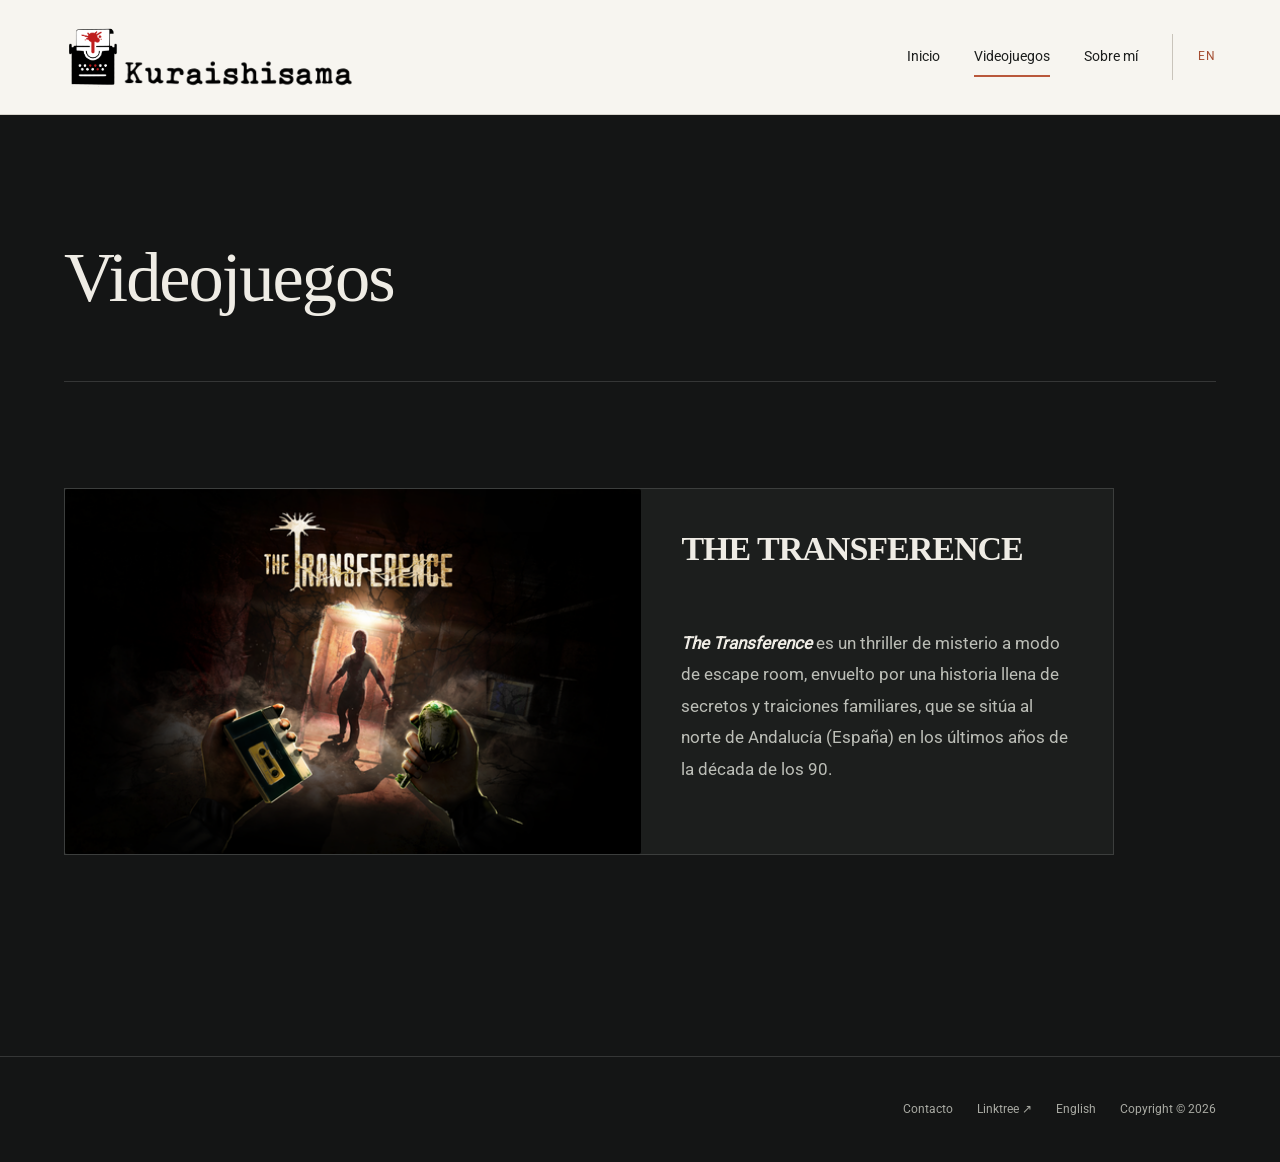
<file: es/videojuegos/index.html>
<!DOCTYPE html>
<html dir="ltr" lang="es-ES" prefix="og: https://ogp.me/ns#">
  <head>
<meta charset="utf-8"/>
<meta content="width=device-width, initial-scale=1" name="viewport"/>
<link href="https://gmpg.org/xfn/11" rel="profile"/>
<title>Videojuegos</title>
<!-- All in One SEO 5.0.1.1 - aioseo.com -->
<meta content="Escape Room y Survival Horror en una historia llena de traiciones, al norte de Andalucía. Shooter en tercera persona basado en Skibidi Toilet de DaFuq!?Boom!" name="description"/>
<meta content="max-image-preview:large" name="robots"/>
<link href="https://www.kuraishisama.com/es/videojuegos/" rel="canonical"/>
<meta content="All in One SEO (AIOSEO) 5.0.1.1" name="generator"/>
<meta content="es_ES" property="og:locale"/>
<meta content="- Solodev" property="og:site_name"/>
<meta content="article" property="og:type"/>
<meta content="Videojuegos -" property="og:title"/>
<meta content="Escape Room y Survival Horror en una historia llena de traiciones, al norte de Andalucía. Shooter en tercera persona basado en Skibidi Toilet de DaFuq!?Boom!" property="og:description"/>
<meta content="https://www.kuraishisama.com/es/videojuegos/" property="og:url"/>
<meta content="https://www.kuraishisama.com/media/brand/kuraishisama-logo.png" property="og:image"/>
<meta content="https://www.kuraishisama.com/media/brand/kuraishisama-logo.png" property="og:image:secure_url"/>
<meta content="2023-08-06T00:52:57+00:00" property="article:published_time"/>
<meta content="2023-12-21T20:27:16+00:00" property="article:modified_time"/>
<meta content="summary_large_image" name="twitter:card"/>
<meta content="@Kuraishisama" name="twitter:site"/>
<meta content="Videojuegos -" name="twitter:title"/>
<meta content="Escape Room y Survival Horror en una historia llena de traiciones, al norte de Andalucía. Shooter en tercera persona basado en Skibidi Toilet de DaFuq!?Boom!" name="twitter:description"/>
<meta content="@Kuraishisama" name="twitter:creator"/>
<meta content="https://www.kuraishisama.com/media/brand/kuraishisama-logo.png" name="twitter:image"/>
<script class="aioseo-schema" type="application/ld+json">
			{"@context":"https:\/\/schema.org","@graph":[{"@type":"BreadcrumbList","@id":"https:\/\/www.kuraishisama.com\/es\/videojuegos\/#breadcrumblist","itemListElement":[{"@type":"ListItem","@id":"https:\/\/www.kuraishisama.com#listItem","position":1,"name":"Home","item":"https:\/\/www.kuraishisama.com","nextItem":{"@type":"ListItem","@id":"https:\/\/www.kuraishisama.com\/es\/videojuegos\/#listItem","name":"Videojuegos"}},{"@type":"ListItem","@id":"https:\/\/www.kuraishisama.com\/es\/videojuegos\/#listItem","position":2,"name":"Videojuegos","previousItem":{"@type":"ListItem","@id":"https:\/\/www.kuraishisama.com#listItem","name":"Home"}}]},{"@type":"Organization","@id":"https:\/\/www.kuraishisama.com\/#organization","name":"Kuraishisama.com","description":"Solodev","url":"https:\/\/www.kuraishisama.com\/","logo":{"@type":"ImageObject","url":"https:\/\/www.kuraishisama.com\/media\/brand\/kuraishisama-logo.png","@id":"https:\/\/www.kuraishisama.com\/es\/videojuegos\/#organizationLogo","width":433,"height":86},"image":{"@id":"https:\/\/www.kuraishisama.com\/es\/videojuegos\/#organizationLogo"},"sameAs":["https:\/\/twitter.com\/Kuraishisama"]},{"@type":"WebPage","@id":"https:\/\/www.kuraishisama.com\/es\/videojuegos\/#webpage","url":"https:\/\/www.kuraishisama.com\/es\/videojuegos\/","name":"Videojuegos -","description":"Escape Room y Survival Horror en una historia llena de traiciones, al norte de Andaluc\u00eda. Shooter en tercera persona basado en Skibidi Toilet de DaFuq!?Boom!","inLanguage":"es-ES","isPartOf":{"@id":"https:\/\/www.kuraishisama.com\/#website"},"breadcrumb":{"@id":"https:\/\/www.kuraishisama.com\/es\/videojuegos\/#breadcrumblist"},"datePublished":"2023-08-06T00:52:57+00:00","dateModified":"2023-12-21T20:27:16+00:00"},{"@type":"WebSite","@id":"https:\/\/www.kuraishisama.com\/#website","url":"https:\/\/www.kuraishisama.com\/","name":"Kuraishisama.com","description":"Solodev","inLanguage":"es-ES","publisher":{"@id":"https:\/\/www.kuraishisama.com\/#organization"}}]}
		</script>
<!-- All in One SEO -->
<link href="/es/videojuegos/" hreflang="es" rel="alternate"/>
<link href="/games/" hreflang="en" rel="alternate"/>
<!-- This site uses the Google Analytics by MonsterInsights plugin v11.2.0 - Using Analytics tracking - https://www.monsterinsights.com/ -->
<!-- / Google Analytics by MonsterInsights -->
<style id="wp-img-auto-sizes-contain-inline-css">
img:is([sizes=auto i],[sizes^="auto," i]){contain-intrinsic-size:3000px 1500px}
/*# sourceURL=wp-img-auto-sizes-contain-inline-css */
</style>
<link href="/styles/vendor/astra-base.css" id="astra-theme-css-css" media="all" rel="stylesheet"/>
<style id="astra-theme-css-inline-css">
:root{--ast-post-nav-space:0;--ast-container-default-xlg-padding:3em;--ast-container-default-lg-padding:3em;--ast-container-default-slg-padding:2em;--ast-container-default-md-padding:3em;--ast-container-default-sm-padding:3em;--ast-container-default-xs-padding:2.4em;--ast-container-default-xxs-padding:1.8em;--ast-code-block-background:#ECEFF3;--ast-comment-inputs-background:#F9FAFB;--ast-normal-container-width:1200px;--ast-narrow-container-width:750px;--ast-blog-title-font-weight:normal;--ast-blog-meta-weight:inherit;--ast-global-color-primary:var(--ast-global-color-5);--ast-global-color-secondary:var(--ast-global-color-4);--ast-global-color-alternate-background:var(--ast-global-color-7);--ast-global-color-subtle-background:var(--ast-global-color-6);--ast-bg-style-guide:var( --ast-global-color-secondary,var(--ast-global-color-5) );--ast-shadow-style-guide:0px 0px 4px 0 #00000057;--ast-global-dark-bg-style:#fff;--ast-global-dark-lfs:#fbfbfb;--ast-widget-bg-color:#fafafa;--ast-wc-container-head-bg-color:#fbfbfb;--ast-title-layout-bg:#eeeeee;--ast-search-border-color:#e7e7e7;--ast-lifter-hover-bg:#e6e6e6;--ast-gallery-block-color:#000;--srfm-color-input-label:var(--ast-global-color-2);}html{font-size:106.25%;}a{color:var(--ast-global-color-0);}a:hover,a:focus{color:var(--ast-global-color-1);}body,button,input,select,textarea,.ast-button,.ast-custom-button{font-family:'Roboto',sans-serif;font-weight:400;font-size:17px;font-size:1rem;line-height:var(--ast-body-line-height,1.65em);}blockquote{color:var(--ast-global-color-7);}h1,h2,h3,h4,h5,h6,.entry-content :where(h1,h2,h3,h4,h5,h6),.site-title,.site-title a{font-family:'Barlow Semi Condensed',sans-serif;font-weight:600;}.ast-site-identity .site-title a{color:var(--ast-global-color-2);}.site-title{display:block;}.site-header .site-description{font-size:15px;font-size:0.88235294117647rem;display:none;}.entry-title{font-size:26px;font-size:1.5294117647059rem;}.archive .ast-article-post .ast-article-inner,.blog .ast-article-post .ast-article-inner,.archive .ast-article-post .ast-article-inner:hover,.blog .ast-article-post .ast-article-inner:hover{overflow:hidden;}h1,.entry-content :where(h1){font-size:48px;font-size:2.8235294117647rem;font-weight:600;font-family:'Barlow Semi Condensed',sans-serif;line-height:1.4em;}h2,.entry-content :where(h2){font-size:38px;font-size:2.2352941176471rem;font-weight:600;font-family:'Barlow Semi Condensed',sans-serif;line-height:1.3em;}h3,.entry-content :where(h3){font-size:30px;font-size:1.7647058823529rem;font-weight:600;font-family:'Barlow Semi Condensed',sans-serif;line-height:1.3em;}h4,.entry-content :where(h4){font-size:24px;font-size:1.4117647058824rem;line-height:1.2em;font-weight:600;font-family:'Barlow Semi Condensed',sans-serif;}h5,.entry-content :where(h5){font-size:20px;font-size:1.1764705882353rem;line-height:1.2em;font-weight:600;font-family:'Barlow Semi Condensed',sans-serif;}h6,.entry-content :where(h6){font-size:17px;font-size:1rem;line-height:1.25em;font-weight:600;font-family:'Barlow Semi Condensed',sans-serif;}::selection{background-color:var(--ast-global-color-0);color:#ffffff;}body,h1,h2,h3,h4,h5,h6,.entry-title a,.entry-content :where(h1,h2,h3,h4,h5,h6){color:var(--ast-global-color-7);}.tagcloud a:hover,.tagcloud a:focus,.tagcloud a.current-item{color:#ffffff;border-color:var(--ast-global-color-0);background-color:var(--ast-global-color-0);}input:focus,input[type="text"]:focus,input[type="email"]:focus,input[type="url"]:focus,input[type="password"]:focus,input[type="reset"]:focus,input[type="search"]:focus,textarea:focus{border-color:var(--ast-global-color-0);}input[type="radio"]:checked,input[type=reset],input[type="checkbox"]:checked,input[type="checkbox"]:hover:checked,input[type="checkbox"]:focus:checked,input[type=range]::-webkit-slider-thumb{border-color:var(--ast-global-color-0);background-color:var(--ast-global-color-0);box-shadow:none;}.site-footer a:hover + .post-count,.site-footer a:focus + .post-count{background:var(--ast-global-color-0);border-color:var(--ast-global-color-0);}.single .nav-links .nav-previous,.single .nav-links .nav-next{color:var(--ast-global-color-0);}.entry-meta,.entry-meta *{line-height:1.45;color:var(--ast-global-color-0);}.entry-meta a:not(.ast-button):hover,.entry-meta a:not(.ast-button):hover *,.entry-meta a:not(.ast-button):focus,.entry-meta a:not(.ast-button):focus *,.page-links > .page-link,.page-links .page-link:hover,.post-navigation a:hover{color:var(--ast-global-color-1);}#cat option,.secondary .calendar_wrap thead a,.secondary .calendar_wrap thead a:visited{color:var(--ast-global-color-0);}.secondary .calendar_wrap #today,.ast-progress-val span{background:var(--ast-global-color-0);}.secondary a:hover + .post-count,.secondary a:focus + .post-count{background:var(--ast-global-color-0);border-color:var(--ast-global-color-0);}.calendar_wrap #today > a{color:#ffffff;}.page-links .page-link,.single .post-navigation a{color:var(--ast-global-color-0);}.ast-search-menu-icon .search-form button.search-submit{padding:0 4px;}.ast-search-menu-icon form.search-form{padding-right:0;}.ast-header-search .ast-search-menu-icon.ast-dropdown-active .search-form,.ast-header-search .ast-search-menu-icon.ast-dropdown-active .search-field:focus{transition:all 0.2s;}.search-form input.search-field:focus{outline:none;}.ast-mobile-header-content .ast-builder-layout-element:not(.ast-builder-menu):not(.ast-header-divider-element),.ast-mobile-popup-content .ast-builder-layout-element:not(.ast-builder-menu):not(.ast-header-divider-element){padding:15px 20px;}.ast-archive-title{color:var(--ast-global-color-5);}.widget-title,.widget .wp-block-heading{font-size:24px;font-size:1.4117647058824rem;color:var(--ast-global-color-5);}.ast-single-post .entry-content a,.ast-comment-content a:not(.ast-comment-edit-reply-wrap a){text-decoration:underline;}.ast-single-post .wp-block-button .wp-block-button__link,.ast-single-post .entry-content .uagb-tab a,.ast-single-post .entry-content .uagb-ifb-cta a,.ast-single-post .entry-content .wp-block-uagb-buttons a,.ast-single-post .entry-content .uabb-module-content a,.ast-single-post .entry-content .uagb-post-grid a,.ast-single-post .entry-content .uagb-timeline a,.ast-single-post .entry-content .uagb-toc__wrap a,.ast-single-post .entry-content .uagb-taxomony-box a,.entry-content .wp-block-latest-posts > li > a,.ast-single-post .entry-content .wp-block-file__button,a.ast-post-filter-single,.ast-single-post .wp-block-buttons .wp-block-button.is-style-outline .wp-block-button__link,.ast-single-post .ast-comment-content .comment-reply-link,.ast-single-post .ast-comment-content .comment-edit-link{text-decoration:none;}.ast-search-menu-icon.slide-search a:focus-visible:focus-visible,.astra-search-icon:focus-visible,#close:focus-visible,a:focus-visible,.ast-menu-toggle:focus-visible,.site .skip-link:focus-visible,.wp-block-loginout input:focus-visible,.wp-block-search.wp-block-search__button-inside .wp-block-search__inside-wrapper,.ast-header-navigation-arrow:focus-visible,.ast-orders-table__row .ast-orders-table__cell:focus-visible,a#ast-apply-coupon:focus-visible,#ast-apply-coupon:focus-visible,#close:focus-visible,.button.search-submit:focus-visible,#search_submit:focus,.normal-search:focus-visible,.ast-header-account-wrap:focus-visible,.astra-cart-drawer-close:focus,.ast-single-variation:focus,.ast-button:focus,.ast-builder-button-wrap:has(.ast-custom-button-link:focus),.ast-builder-button-wrap .ast-custom-button-link:focus{outline-style:dotted;outline-color:inherit;outline-width:thin;}input:focus,input[type="text"]:focus,input[type="email"]:focus,input[type="url"]:focus,input[type="password"]:focus,input[type="reset"]:focus,input[type="search"]:focus,input[type="number"]:focus,textarea:focus,.wp-block-search__input:focus,[data-section="section-header-mobile-trigger"] .ast-button-wrap .ast-mobile-menu-trigger-minimal:focus,.ast-mobile-popup-drawer.active .menu-toggle-close:focus,#ast-scroll-top:focus,#coupon_code:focus,#ast-coupon-code:focus{border-style:dotted;border-color:inherit;border-width:thin;}input{outline:none;}.ast-logo-title-inline .site-logo-img{padding-right:1em;}.site-logo-img img{ transition:all 0.2s linear;}body .ast-oembed-container *{position:absolute;top:0;width:100%;height:100%;left:0;}body .wp-block-embed-pocket-casts .ast-oembed-container *{position:unset;}.ast-single-post-featured-section + article {margin-top: 2em;}.site-content .ast-single-post-featured-section img {width: 100%;overflow: hidden;object-fit: cover;}.site > .ast-single-related-posts-container {margin-top: 0;}@media (min-width: 922px) {.ast-desktop .ast-container--narrow {max-width: var(--ast-narrow-container-width);margin: 0 auto;}}@media (max-width:921.99px){#ast-desktop-header{display:none;}}@media (min-width:922px){#ast-mobile-header{display:none;}}.wp-block-buttons.aligncenter{justify-content:center;}@media (max-width:921px){.ast-theme-transparent-header #primary,.ast-theme-transparent-header #secondary{padding:0;}}@media (max-width:921px){.ast-plain-container.ast-no-sidebar #primary{padding:0;}}.ast-plain-container.ast-no-sidebar #primary{margin-top:0;margin-bottom:0;}@media (min-width:1200px){.ast-plain-container.ast-no-sidebar #primary{margin-top:60px;margin-bottom:60px;}}.wp-block-button.is-style-outline .wp-block-button__link{border-color:var(--ast-global-color-0);}div.wp-block-button.is-style-outline > .wp-block-button__link:not(.has-text-color),div.wp-block-button.wp-block-button__link.is-style-outline:not(.has-text-color){color:var(--ast-global-color-0);}.wp-block-button.is-style-outline .wp-block-button__link:hover,.wp-block-buttons .wp-block-button.is-style-outline .wp-block-button__link:focus,.wp-block-buttons .wp-block-button.is-style-outline > .wp-block-button__link:not(.has-text-color):hover,.wp-block-buttons .wp-block-button.wp-block-button__link.is-style-outline:not(.has-text-color):hover{color:#ffffff;background-color:var(--ast-global-color-1);border-color:var(--ast-global-color-1);}.post-page-numbers.current .page-link,.ast-pagination .page-numbers.current{color:#ffffff;border-color:var(--ast-global-color-0);background-color:var(--ast-global-color-0);}.wp-block-button.is-style-outline .wp-block-button__link.wp-element-button,.ast-outline-button{border-color:var(--ast-global-color-0);font-family:inherit;font-weight:500;font-size:16px;font-size:0.94117647058824rem;line-height:1em;}.wp-block-buttons .wp-block-button.is-style-outline > .wp-block-button__link:not(.has-text-color),.wp-block-buttons .wp-block-button.wp-block-button__link.is-style-outline:not(.has-text-color),.ast-outline-button{color:var(--ast-global-color-0);}.wp-block-button.is-style-outline .wp-block-button__link:hover,.wp-block-buttons .wp-block-button.is-style-outline .wp-block-button__link:focus,.wp-block-buttons .wp-block-button.is-style-outline > .wp-block-button__link:not(.has-text-color):hover,.wp-block-buttons .wp-block-button.wp-block-button__link.is-style-outline:not(.has-text-color):hover,.ast-outline-button:hover,.ast-outline-button:focus,.wp-block-uagb-buttons-child .uagb-buttons-repeater.ast-outline-button:hover,.wp-block-uagb-buttons-child .uagb-buttons-repeater.ast-outline-button:focus{color:#ffffff;background-color:var(--ast-global-color-1);border-color:var(--ast-global-color-1);}.wp-block-button .wp-block-button__link.wp-element-button.is-style-outline:not(.has-background),.wp-block-button.is-style-outline>.wp-block-button__link.wp-element-button:not(.has-background),.ast-outline-button{background-color:transparent;}.entry-content[data-ast-blocks-layout] > figure{margin-bottom:1em;}h1.widget-title{font-weight:600;}h2.widget-title{font-weight:600;}h3.widget-title{font-weight:600;}#page{display:flex;flex-direction:column;min-height:100vh;}.ast-404-layout-1 h1.page-title{color:var(--ast-global-color-2);}.single .post-navigation a{line-height:1em;height:inherit;}.error-404 .page-sub-title{font-size:1.5rem;font-weight:inherit;}.search .site-content .content-area .search-form{margin-bottom:0;}#page .site-content{flex-grow:1;}.widget{margin-bottom:1.25em;}#secondary li{line-height:1.5em;}#secondary .wp-block-group h2{margin-bottom:0.7em;}#secondary h2{font-size:1.7rem;}.ast-separate-container .ast-article-post,.ast-separate-container .ast-article-single,.ast-separate-container .comment-respond{padding:3em;}.ast-separate-container .ast-article-single .ast-article-single{padding:0;}.ast-article-single .wp-block-post-template-is-layout-grid{padding-left:0;}.ast-separate-container .comments-title,.ast-narrow-container .comments-title{padding:1.5em 2em;}.ast-page-builder-template .comment-form-textarea,.ast-comment-formwrap .ast-grid-common-col{padding:0;}.ast-comment-formwrap{padding:0;display:inline-flex;column-gap:20px;width:100%;margin-left:0;margin-right:0;}.comments-area textarea#comment:focus,.comments-area textarea#comment:active,.comments-area .ast-comment-formwrap input[type="text"]:focus,.comments-area .ast-comment-formwrap input[type="text"]:active {box-shadow:none;outline:none;}.archive.ast-page-builder-template .entry-header{margin-top:2em;}.ast-page-builder-template .ast-comment-formwrap{width:100%;}.entry-title{margin-bottom:0.5em;}.ast-archive-description p{font-size:inherit;font-weight:inherit;line-height:inherit;}.ast-separate-container .ast-comment-list li.depth-1,.hentry{margin-bottom:2em;}@media (min-width:921px){.ast-left-sidebar.ast-page-builder-template #secondary,.archive.ast-right-sidebar.ast-page-builder-template .site-main{padding-left:20px;padding-right:20px;}}@media (max-width:544px){.ast-comment-formwrap.ast-row{column-gap:10px;display:inline-block;}#ast-commentform .ast-grid-common-col{position:relative;width:100%;}}@media (min-width:1201px){.ast-separate-container .ast-article-post,.ast-separate-container .ast-article-single,.ast-separate-container .ast-author-box,.ast-separate-container .ast-404-layout-1,.ast-separate-container .no-results{padding:3em;}}@media (max-width:921px){.ast-left-sidebar #content > .ast-container{display:flex;flex-direction:column-reverse;width:100%;}}@media (min-width:922px){.ast-separate-container.ast-right-sidebar #primary,.ast-separate-container.ast-left-sidebar #primary{border:0;}.search-no-results.ast-separate-container #primary{margin-bottom:4em;}}.wp-block-button .wp-block-button__link{color:#ffffff;}.wp-block-button .wp-block-button__link:hover,.wp-block-button .wp-block-button__link:focus{color:#ffffff;background-color:var(--ast-global-color-1);border-color:var(--ast-global-color-1);}.wp-block-button .wp-block-button__link,.wp-block-search .wp-block-search__button,body .wp-block-file .wp-block-file__button{border-color:var(--ast-global-color-0);background-color:var(--ast-global-color-0);color:#ffffff;font-family:inherit;font-weight:500;line-height:1em;font-size:16px;font-size:0.94117647058824rem;padding-top:15px;padding-right:30px;padding-bottom:15px;padding-left:30px;}@media (max-width:921px){.wp-block-button .wp-block-button__link,.wp-block-search .wp-block-search__button,body .wp-block-file .wp-block-file__button{padding-top:14px;padding-right:28px;padding-bottom:14px;padding-left:28px;}}@media (max-width:544px){.wp-block-button .wp-block-button__link,.wp-block-search .wp-block-search__button,body .wp-block-file .wp-block-file__button{padding-top:12px;padding-right:24px;padding-bottom:12px;padding-left:24px;}}.menu-toggle,button,.ast-button,.ast-custom-button,.button,input#submit,input[type="button"],input[type="submit"],input[type="reset"],form[CLASS*="wp-block-search__"].wp-block-search .wp-block-search__inside-wrapper .wp-block-search__button,body .wp-block-file .wp-block-file__button,.search .search-submit{border-style:solid;border-top-width:0;border-right-width:0;border-left-width:0;border-bottom-width:0;color:#ffffff;border-color:var(--ast-global-color-0);background-color:var(--ast-global-color-0);padding-top:15px;padding-right:30px;padding-bottom:15px;padding-left:30px;font-family:inherit;font-weight:500;font-size:16px;font-size:0.94117647058824rem;line-height:1em;}button:focus,.menu-toggle:hover,button:hover,.ast-button:hover,.ast-custom-button:hover .button:hover,.ast-custom-button:hover ,input[type=reset]:hover,input[type=reset]:focus,input#submit:hover,input#submit:focus,input[type="button"]:hover,input[type="button"]:focus,input[type="submit"]:hover,input[type="submit"]:focus,form[CLASS*="wp-block-search__"].wp-block-search .wp-block-search__inside-wrapper .wp-block-search__button:hover,form[CLASS*="wp-block-search__"].wp-block-search .wp-block-search__inside-wrapper .wp-block-search__button:focus,body .wp-block-file .wp-block-file__button:hover,body .wp-block-file .wp-block-file__button:focus{color:#ffffff;background-color:var(--ast-global-color-1);border-color:var(--ast-global-color-1);}form[CLASS*="wp-block-search__"].wp-block-search .wp-block-search__inside-wrapper .wp-block-search__button.has-icon{padding-top:calc(15px - 3px);padding-right:calc(30px - 3px);padding-bottom:calc(15px - 3px);padding-left:calc(30px - 3px);}@media (max-width:921px){.menu-toggle,button,.ast-button,.ast-custom-button,.button,input#submit,input[type="button"],input[type="submit"],input[type="reset"],form[CLASS*="wp-block-search__"].wp-block-search .wp-block-search__inside-wrapper .wp-block-search__button,body .wp-block-file .wp-block-file__button,.search .search-submit{padding-top:14px;padding-right:28px;padding-bottom:14px;padding-left:28px;}}@media (max-width:544px){.menu-toggle,button,.ast-button,.ast-custom-button,.button,input#submit,input[type="button"],input[type="submit"],input[type="reset"],form[CLASS*="wp-block-search__"].wp-block-search .wp-block-search__inside-wrapper .wp-block-search__button,body .wp-block-file .wp-block-file__button,.search .search-submit{padding-top:12px;padding-right:24px;padding-bottom:12px;padding-left:24px;}}@media (max-width:921px){.ast-mobile-header-stack .main-header-bar .ast-search-menu-icon{display:inline-block;}.ast-header-break-point.ast-header-custom-item-outside .ast-mobile-header-stack .main-header-bar .ast-search-icon{margin:0;}.ast-comment-avatar-wrap img{max-width:2.5em;}.ast-comment-meta{padding:0 1.8888em 1.3333em;}.ast-separate-container .ast-comment-list li.depth-1{padding:1.5em 2.14em;}.ast-separate-container .comment-respond{padding:2em 2.14em;}}@media (min-width:544px){.ast-container{max-width:100%;}}@media (max-width:544px){.ast-separate-container .ast-article-post,.ast-separate-container .ast-article-single,.ast-separate-container .comments-title,.ast-separate-container .ast-archive-description{padding:1.5em 1em;}.ast-separate-container #content .ast-container{padding-left:0.54em;padding-right:0.54em;}.ast-separate-container .ast-comment-list .bypostauthor{padding:.5em;}.ast-search-menu-icon.ast-dropdown-active .search-field{width:170px;}} #ast-mobile-header .ast-site-header-cart-li a{pointer-events:none;}.ast-separate-container{background-image:none;}@media (max-width:921px){.widget-title{font-size:24px;font-size:1.4117647058824rem;}body,button,input,select,textarea,.ast-button,.ast-custom-button{font-size:17px;font-size:1rem;}#secondary,#secondary button,#secondary input,#secondary select,#secondary textarea{font-size:17px;font-size:1rem;}.site-title{display:block;}.site-header .site-description{display:none;}h1,.entry-content :where(h1){font-size:40px;}h2,.entry-content :where(h2){font-size:32px;}h3,.entry-content :where(h3){font-size:26px;}h4,.entry-content :where(h4){font-size:20px;font-size:1.1764705882353rem;}h5,.entry-content :where(h5){font-size:17px;font-size:1rem;}h6,.entry-content :where(h6){font-size:15px;font-size:0.88235294117647rem;}}@media (max-width:544px){.widget-title{font-size:24px;font-size:1.4117647058824rem;}body,button,input,select,textarea,.ast-button,.ast-custom-button{font-size:17px;font-size:1rem;}#secondary,#secondary button,#secondary input,#secondary select,#secondary textarea{font-size:17px;font-size:1rem;}.site-title{display:block;}.site-header .site-description{display:none;}h1,.entry-content :where(h1){font-size:32px;}h2,.entry-content :where(h2){font-size:25px;}h3,.entry-content :where(h3){font-size:22px;}h4,.entry-content :where(h4){font-size:18px;font-size:1.0588235294118rem;}h5,.entry-content :where(h5){font-size:15px;font-size:0.88235294117647rem;}h6,.entry-content :where(h6){font-size:13px;font-size:0.76470588235294rem;}}@media (max-width:544px){html{font-size:106.25%;}}@media (min-width:922px){.ast-container{max-width:1240px;}}@media (min-width:922px){.site-content .ast-container{display:flex;}}@media (max-width:921px){.site-content .ast-container{flex-direction:column;}}@media (min-width:922px){.main-header-menu .sub-menu .menu-item.ast-left-align-sub-menu:hover > .sub-menu,.main-header-menu .sub-menu .menu-item.ast-left-align-sub-menu.focus > .sub-menu{margin-left:-0px;}}.entry-content li > p{margin-bottom:0;}.site .comments-area{padding-bottom:3em;}.wp-block-file {display: flex;align-items: center;flex-wrap: wrap;justify-content: space-between;}.wp-block-pullquote {border: none;}.wp-block-pullquote blockquote::before {content: "\201D";font-family: "Helvetica",sans-serif;display: flex;transform: rotate( 180deg );font-size: 6rem;font-style: normal;line-height: 1;font-weight: bold;align-items: center;justify-content: center;}.has-text-align-right > blockquote::before {justify-content: flex-start;}.has-text-align-left > blockquote::before {justify-content: flex-end;}figure.wp-block-pullquote.is-style-solid-color blockquote {max-width: 100%;text-align: inherit;}:root {--wp--custom--ast-default-block-top-padding: 3em;--wp--custom--ast-default-block-right-padding: 3em;--wp--custom--ast-default-block-bottom-padding: 3em;--wp--custom--ast-default-block-left-padding: 3em;--wp--custom--ast-container-width: 1200px;--wp--custom--ast-content-width-size: 1200px;--wp--custom--ast-wide-width-size: calc(1200px + var(--wp--custom--ast-default-block-left-padding) + var(--wp--custom--ast-default-block-right-padding));}.ast-narrow-container {--wp--custom--ast-content-width-size: 750px;--wp--custom--ast-wide-width-size: 750px;}@media(max-width: 921px) {:root {--wp--custom--ast-default-block-top-padding: 3em;--wp--custom--ast-default-block-right-padding: 2em;--wp--custom--ast-default-block-bottom-padding: 3em;--wp--custom--ast-default-block-left-padding: 2em;}}@media(max-width: 544px) {:root {--wp--custom--ast-default-block-top-padding: 3em;--wp--custom--ast-default-block-right-padding: 1.5em;--wp--custom--ast-default-block-bottom-padding: 3em;--wp--custom--ast-default-block-left-padding: 1.5em;}}.entry-content > .wp-block-group,.entry-content > .wp-block-cover,.entry-content > .wp-block-columns {padding-top: var(--wp--custom--ast-default-block-top-padding);padding-right: var(--wp--custom--ast-default-block-right-padding);padding-bottom: var(--wp--custom--ast-default-block-bottom-padding);padding-left: var(--wp--custom--ast-default-block-left-padding);}.ast-plain-container.ast-no-sidebar .entry-content > .alignfull,.ast-page-builder-template .ast-no-sidebar .entry-content > .alignfull {margin-left: calc( -50vw + 50%);margin-right: calc( -50vw + 50%);max-width: 100vw;width: 100vw;}.ast-plain-container.ast-no-sidebar .entry-content .alignfull .alignfull,.ast-page-builder-template.ast-no-sidebar .entry-content .alignfull .alignfull,.ast-plain-container.ast-no-sidebar .entry-content .alignfull .alignwide,.ast-page-builder-template.ast-no-sidebar .entry-content .alignfull .alignwide,.ast-plain-container.ast-no-sidebar .entry-content .alignwide .alignfull,.ast-page-builder-template.ast-no-sidebar .entry-content .alignwide .alignfull,.ast-plain-container.ast-no-sidebar .entry-content .alignwide .alignwide,.ast-page-builder-template.ast-no-sidebar .entry-content .alignwide .alignwide,.ast-plain-container.ast-no-sidebar .entry-content .wp-block-column .alignfull,.ast-page-builder-template.ast-no-sidebar .entry-content .wp-block-column .alignfull,.ast-plain-container.ast-no-sidebar .entry-content .wp-block-column .alignwide,.ast-page-builder-template.ast-no-sidebar .entry-content .wp-block-column .alignwide {margin-left: auto;margin-right: auto;width: 100%;}[data-ast-blocks-layout] .wp-block-separator:not(.is-style-dots) {height: 0;}[data-ast-blocks-layout] .wp-block-separator {margin: 20px auto;}[data-ast-blocks-layout] .wp-block-separator:not(.is-style-wide):not(.is-style-dots) {max-width: 100px;}[data-ast-blocks-layout] .wp-block-separator.has-background {padding: 0;}.entry-content[data-ast-blocks-layout] > * {max-width: var(--wp--custom--ast-content-width-size);margin-left: auto;margin-right: auto;}.entry-content[data-ast-blocks-layout] > .alignwide {max-width: var(--wp--custom--ast-wide-width-size);}.entry-content[data-ast-blocks-layout] .alignfull {max-width: none;}.entry-content .wp-block-columns {margin-bottom: 0;}blockquote {margin: 1.5em;border-color: rgba(0,0,0,0.05);}.wp-block-quote:not(.has-text-align-right):not(.has-text-align-center) {border-left: 5px solid rgba(0,0,0,0.05);}.has-text-align-right > blockquote,blockquote.has-text-align-right {border-right: 5px solid rgba(0,0,0,0.05);}.has-text-align-left > blockquote,blockquote.has-text-align-left {border-left: 5px solid rgba(0,0,0,0.05);}.wp-block-site-tagline,.wp-block-latest-posts .read-more {margin-top: 15px;}.wp-block-loginout p label {display: block;}.wp-block-loginout p:not(.login-remember):not(.login-submit) input {width: 100%;}.wp-block-loginout input:focus {border-color: transparent;}.wp-block-loginout input:focus {outline: thin dotted;}.entry-content .wp-block-media-text .wp-block-media-text__content {padding: 0 0 0 8%;}.entry-content .wp-block-media-text.has-media-on-the-right .wp-block-media-text__content {padding: 0 8% 0 0;}.entry-content .wp-block-media-text.has-background .wp-block-media-text__content {padding: 8%;}.entry-content .wp-block-cover:not([class*="background-color"]):not(.has-text-color.has-link-color) .wp-block-cover__inner-container,.entry-content .wp-block-cover:not([class*="background-color"]) .wp-block-cover-image-text,.entry-content .wp-block-cover:not([class*="background-color"]) .wp-block-cover-text,.entry-content .wp-block-cover-image:not([class*="background-color"]) .wp-block-cover__inner-container,.entry-content .wp-block-cover-image:not([class*="background-color"]) .wp-block-cover-image-text,.entry-content .wp-block-cover-image:not([class*="background-color"]) .wp-block-cover-text {color: var(--ast-global-color-primary,var(--ast-global-color-5));}.wp-block-loginout .login-remember input {width: 1.1rem;height: 1.1rem;margin: 0 5px 4px 0;vertical-align: middle;}.wp-block-latest-posts > li > *:first-child,.wp-block-latest-posts:not(.is-grid) > li:first-child {margin-top: 0;}.entry-content > .wp-block-buttons,.entry-content > .wp-block-uagb-buttons {margin-bottom: 1.5em;}.wp-block-search__inside-wrapper .wp-block-search__input {padding: 0 10px;color: var(--ast-global-color-3);background: var(--ast-global-color-primary,var(--ast-global-color-5));border-color: var(--ast-border-color);}.wp-block-latest-posts .read-more {margin-bottom: 1.5em;}.wp-block-search__no-button .wp-block-search__inside-wrapper .wp-block-search__input {padding-top: 5px;padding-bottom: 5px;}.wp-block-latest-posts .wp-block-latest-posts__post-date,.wp-block-latest-posts .wp-block-latest-posts__post-author {font-size: 1rem;}.wp-block-latest-posts > li > *,.wp-block-latest-posts:not(.is-grid) > li {margin-top: 12px;margin-bottom: 12px;}.ast-page-builder-template .entry-content[data-ast-blocks-layout] > .alignwide:where(:not(.uagb-is-root-container):not(.spectra-is-root-container)) > * {max-width: var(--wp--custom--ast-wide-width-size);}.ast-page-builder-template .entry-content[data-ast-blocks-layout] > .inherit-container-width > *,.ast-page-builder-template .entry-content[data-ast-blocks-layout] > *:not(.wp-block-group):where(:not(.uagb-is-root-container):not(.spectra-is-root-container)) > *,.entry-content[data-ast-blocks-layout] > .wp-block-cover .wp-block-cover__inner-container {max-width: var(--wp--custom--ast-content-width-size) ;margin-left: auto;margin-right: auto;}.ast-page-builder-template .entry-content[data-ast-blocks-layout] > *,.ast-page-builder-template .entry-content[data-ast-blocks-layout] > .alignfull:where(:not(.wp-block-group):not(.uagb-is-root-container):not(.spectra-is-root-container)) > * {max-width: none;}.entry-content[data-ast-blocks-layout] .wp-block-cover:not(.alignleft):not(.alignright) {width: auto;}@media(max-width: 1200px) {.ast-separate-container .entry-content > .alignfull,.ast-separate-container .entry-content[data-ast-blocks-layout] > .alignwide,.ast-plain-container .entry-content[data-ast-blocks-layout] > .alignwide,.ast-plain-container .entry-content .alignfull {margin-left: calc(-1 * min(var(--ast-container-default-xlg-padding),20px)) ;margin-right: calc(-1 * min(var(--ast-container-default-xlg-padding),20px));}}@media(min-width: 1201px) {.ast-separate-container .entry-content > .alignfull {margin-left: calc(-1 * var(--ast-container-default-xlg-padding) );margin-right: calc(-1 * var(--ast-container-default-xlg-padding) );}.ast-separate-container .entry-content[data-ast-blocks-layout] > .alignwide,.ast-plain-container .entry-content[data-ast-blocks-layout] > .alignwide {margin-left: calc(-1 * var(--wp--custom--ast-default-block-left-padding) );margin-right: calc(-1 * var(--wp--custom--ast-default-block-right-padding) );}}@media(min-width: 921px) {.ast-separate-container .entry-content .wp-block-group.alignwide:not(.inherit-container-width) > :where(:not(.alignleft):not(.alignright)),.ast-plain-container .entry-content .wp-block-group.alignwide:not(.inherit-container-width) > :where(:not(.alignleft):not(.alignright)) {max-width: calc( var(--wp--custom--ast-content-width-size) + 80px );}.ast-plain-container.ast-right-sidebar .entry-content[data-ast-blocks-layout] .alignfull,.ast-plain-container.ast-left-sidebar .entry-content[data-ast-blocks-layout] .alignfull {margin-left: -60px;margin-right: -60px;}}@media(min-width: 544px) {.entry-content > .alignleft {margin-right: 20px;}.entry-content > .alignright {margin-left: 20px;}}@media (max-width:544px){.wp-block-columns .wp-block-column:not(:last-child){margin-bottom:20px;}.wp-block-latest-posts{margin:0;}}@media( max-width: 600px ) {.entry-content .wp-block-media-text .wp-block-media-text__content,.entry-content .wp-block-media-text.has-media-on-the-right .wp-block-media-text__content {padding: 8% 0 0;}.entry-content .wp-block-media-text.has-background .wp-block-media-text__content {padding: 8%;}}.ast-page-builder-template .entry-header {padding-left: 0;}.ast-narrow-container .site-content .wp-block-uagb-image--align-full .wp-block-uagb-image__figure {max-width: 100%;margin-left: auto;margin-right: auto;}.entry-content ul,.entry-content ol {padding: revert;margin: revert;}.entry-content ul.wc-block-product-template{padding: 0;}:root .has-ast-global-color-0-color{color:var(--ast-global-color-0);}:root .has-ast-global-color-0-background-color{background-color:var(--ast-global-color-0);}:root .wp-block-button .has-ast-global-color-0-color{color:var(--ast-global-color-0);}:root .wp-block-button .has-ast-global-color-0-background-color{background-color:var(--ast-global-color-0);}:root .has-ast-global-color-1-color{color:var(--ast-global-color-1);}:root .has-ast-global-color-1-background-color{background-color:var(--ast-global-color-1);}:root .wp-block-button .has-ast-global-color-1-color{color:var(--ast-global-color-1);}:root .wp-block-button .has-ast-global-color-1-background-color{background-color:var(--ast-global-color-1);}:root .has-ast-global-color-2-color{color:var(--ast-global-color-2);}:root .has-ast-global-color-2-background-color{background-color:var(--ast-global-color-2);}:root .wp-block-button .has-ast-global-color-2-color{color:var(--ast-global-color-2);}:root .wp-block-button .has-ast-global-color-2-background-color{background-color:var(--ast-global-color-2);}:root .has-ast-global-color-3-color{color:var(--ast-global-color-3);}:root .has-ast-global-color-3-background-color{background-color:var(--ast-global-color-3);}:root .wp-block-button .has-ast-global-color-3-color{color:var(--ast-global-color-3);}:root .wp-block-button .has-ast-global-color-3-background-color{background-color:var(--ast-global-color-3);}:root .has-ast-global-color-4-color{color:var(--ast-global-color-4);}:root .has-ast-global-color-4-background-color{background-color:var(--ast-global-color-4);}:root .wp-block-button .has-ast-global-color-4-color{color:var(--ast-global-color-4);}:root .wp-block-button .has-ast-global-color-4-background-color{background-color:var(--ast-global-color-4);}:root .has-ast-global-color-5-color{color:var(--ast-global-color-5);}:root .has-ast-global-color-5-background-color{background-color:var(--ast-global-color-5);}:root .wp-block-button .has-ast-global-color-5-color{color:var(--ast-global-color-5);}:root .wp-block-button .has-ast-global-color-5-background-color{background-color:var(--ast-global-color-5);}:root .has-ast-global-color-6-color{color:var(--ast-global-color-6);}:root .has-ast-global-color-6-background-color{background-color:var(--ast-global-color-6);}:root .wp-block-button .has-ast-global-color-6-color{color:var(--ast-global-color-6);}:root .wp-block-button .has-ast-global-color-6-background-color{background-color:var(--ast-global-color-6);}:root .has-ast-global-color-7-color{color:var(--ast-global-color-7);}:root .has-ast-global-color-7-background-color{background-color:var(--ast-global-color-7);}:root .wp-block-button .has-ast-global-color-7-color{color:var(--ast-global-color-7);}:root .wp-block-button .has-ast-global-color-7-background-color{background-color:var(--ast-global-color-7);}:root .has-ast-global-color-8-color{color:var(--ast-global-color-8);}:root .has-ast-global-color-8-background-color{background-color:var(--ast-global-color-8);}:root .wp-block-button .has-ast-global-color-8-color{color:var(--ast-global-color-8);}:root .wp-block-button .has-ast-global-color-8-background-color{background-color:var(--ast-global-color-8);}:root{--ast-global-color-0:#046bd2;--ast-global-color-1:#045cb4;--ast-global-color-2:#1e293b;--ast-global-color-3:#334155;--ast-global-color-4:#f9fafb;--ast-global-color-5:#FFFFFF;--ast-global-color-6:#e2e8f0;--ast-global-color-7:#cbd5e1;--ast-global-color-8:#94a3b8;}:root {--ast-border-color : var(--ast-global-color-6);}.ast-single-entry-banner {-js-display: flex;display: flex;flex-direction: column;justify-content: center;text-align: center;position: relative;background: var(--ast-title-layout-bg);}.ast-single-entry-banner[data-banner-layout="layout-1"] {max-width: 1200px;background: inherit;padding: 20px 0;}.ast-single-entry-banner[data-banner-width-type="custom"] {margin: 0 auto;width: 100%;}.ast-single-entry-banner + .site-content .entry-header {margin-bottom: 0;}.site .ast-author-avatar {--ast-author-avatar-size: ;}a.ast-underline-text {text-decoration: underline;}.ast-container > .ast-terms-link {position: relative;display: block;}a.ast-button.ast-badge-tax {padding: 4px 8px;border-radius: 3px;font-size: inherit;}header.entry-header{text-align:left;}header.entry-header .entry-title{font-weight:600;font-size:32px;font-size:1.8823529411765rem;}header.entry-header > *:not(:last-child){margin-bottom:10px;}@media (max-width:921px){header.entry-header{text-align:left;}}@media (max-width:544px){header.entry-header{text-align:left;}}.ast-archive-entry-banner {-js-display: flex;display: flex;flex-direction: column;justify-content: center;text-align: center;position: relative;background: var(--ast-title-layout-bg);}.ast-archive-entry-banner[data-banner-width-type="custom"] {margin: 0 auto;width: 100%;}.ast-archive-entry-banner[data-banner-layout="layout-1"] {background: inherit;padding: 20px 0;text-align: left;}body.archive .ast-archive-description{max-width:1200px;width:100%;text-align:left;padding-top:3em;padding-right:3em;padding-bottom:3em;padding-left:3em;}body.archive .ast-archive-description .ast-archive-title,body.archive .ast-archive-description .ast-archive-title *{font-weight:600;font-size:32px;font-size:1.8823529411765rem;}body.archive .ast-archive-description > *:not(:last-child){margin-bottom:10px;}@media (max-width:921px){body.archive .ast-archive-description{text-align:left;}}@media (max-width:544px){body.archive .ast-archive-description{text-align:left;}}.ast-breadcrumbs .trail-browse,.ast-breadcrumbs .trail-items,.ast-breadcrumbs .trail-items li{display:inline-block;margin:0;padding:0;border:none;background:inherit;text-indent:0;text-decoration:none;}.ast-breadcrumbs .trail-browse{font-size:inherit;font-style:inherit;font-weight:inherit;color:inherit;}.ast-breadcrumbs .trail-items{list-style:none;}.trail-items li::after{padding:0 0.3em;content:"\00bb";}.trail-items li:last-of-type::after{display:none;}h1,h2,h3,h4,h5,h6,.entry-content :where(h1,h2,h3,h4,h5,h6){color:var(--ast-global-color-5);}.entry-title a{color:var(--ast-global-color-5);}@media (max-width:921px){.ast-builder-grid-row-container.ast-builder-grid-row-tablet-3-firstrow .ast-builder-grid-row > *:first-child,.ast-builder-grid-row-container.ast-builder-grid-row-tablet-3-lastrow .ast-builder-grid-row > *:last-child{grid-column:1 / -1;}}@media (max-width:544px){.ast-builder-grid-row-container.ast-builder-grid-row-mobile-3-firstrow .ast-builder-grid-row > *:first-child,.ast-builder-grid-row-container.ast-builder-grid-row-mobile-3-lastrow .ast-builder-grid-row > *:last-child{grid-column:1 / -1;}}.ast-builder-layout-element .ast-site-identity{margin-top:0px;margin-bottom:0px;margin-left:0px;margin-right:0px;}.ast-builder-layout-element[data-section="title_tagline"]{display:flex;}@media (max-width:921.99px){.ast-header-break-point .ast-builder-layout-element[data-section="title_tagline"]{display:flex;}}@media (max-width:544px){.ast-header-break-point .ast-builder-layout-element[data-section="title_tagline"]{display:flex;}}.ast-builder-menu-1{font-family:inherit;font-weight:inherit;}.ast-builder-menu-1 .menu-item > .menu-link{color:var(--ast-global-color-3);}.ast-builder-menu-1 .menu-item > .ast-menu-toggle{color:var(--ast-global-color-3);}.ast-builder-menu-1 .menu-link:hover,.ast-builder-menu-1 .main-header-menu > .menu-item:hover > .menu-link,.ast-builder-menu-1 .inline-on-mobile .ast-menu-toggle:hover,.ast-builder-menu-1 .inline-on-mobile .main-header-menu > .menu-item:hover > .ast-menu-toggle{color:var(--ast-global-color-1);}.ast-builder-menu-1 .ast-menu-toggle:hover,.ast-builder-menu-1 .main-header-menu > .menu-item:hover > .ast-menu-toggle{color:var(--ast-global-color-1);}.ast-builder-menu-1 .menu-item.current-menu-item > .menu-link,.ast-builder-menu-1 .inline-on-mobile .menu-item.current-menu-item > .ast-menu-toggle,.ast-builder-menu-1 .current-menu-ancestor > .menu-link{color:var(--ast-global-color-1);}.ast-builder-menu-1 .menu-item.current-menu-item > .ast-menu-toggle{color:var(--ast-global-color-1);}.ast-builder-menu-1 .sub-menu,.ast-builder-menu-1 .inline-on-mobile .sub-menu{border-top-width:2px;border-bottom-width:0px;border-right-width:0px;border-left-width:0px;border-color:var(--ast-global-color-0);border-style:solid;}.ast-builder-menu-1 .sub-menu .sub-menu{top:-2px;}.ast-builder-menu-1 .main-header-menu > .menu-item > .sub-menu,.ast-builder-menu-1 .main-header-menu > .menu-item > .astra-full-megamenu-wrapper{margin-top:0px;}.ast-desktop .ast-builder-menu-1 .main-header-menu > .menu-item > .sub-menu:before,.ast-desktop .ast-builder-menu-1 .main-header-menu > .menu-item > .astra-full-megamenu-wrapper:before{height:calc( 0px + 2px + 5px );}.ast-desktop .ast-builder-menu-1 .menu-item .sub-menu .menu-link{border-style:none;}@media (max-width:921px){.ast-header-break-point .ast-builder-menu-1 .menu-item.menu-item-has-children > .ast-menu-toggle{top:0;}.ast-builder-menu-1 .inline-on-mobile .menu-item.menu-item-has-children > .ast-menu-toggle{right:-15px;}.ast-builder-menu-1 .menu-item-has-children > .menu-link:after{content:unset;}.ast-builder-menu-1 .main-header-menu > .menu-item > .sub-menu,.ast-builder-menu-1 .main-header-menu > .menu-item > .astra-full-megamenu-wrapper{margin-top:0;}}@media (max-width:544px){.ast-header-break-point .ast-builder-menu-1 .menu-item.menu-item-has-children > .ast-menu-toggle{top:0;}.ast-builder-menu-1 .main-header-menu > .menu-item > .sub-menu,.ast-builder-menu-1 .main-header-menu > .menu-item > .astra-full-megamenu-wrapper{margin-top:0;}}.ast-builder-menu-1{display:flex;}@media (max-width:921.99px){.ast-header-break-point .ast-builder-menu-1{display:flex;}}@media (max-width:544px){.ast-header-break-point .ast-builder-menu-1{display:flex;}}.main-header-bar .main-header-bar-navigation .ast-search-icon {display: block;z-index: 4;position: relative;}.ast-search-icon .ast-icon {z-index: 4;}.ast-search-icon {z-index: 4;position: relative;line-height: normal;}.main-header-bar .ast-search-menu-icon .search-form {background-color: #ffffff;}.ast-search-menu-icon.ast-dropdown-active.slide-search .search-form {visibility: visible;opacity: 1;}.ast-search-menu-icon .search-form {border: 1px solid var(--ast-search-border-color);line-height: normal;padding: 0 3em 0 0;border-radius: 2px;display: inline-block;-webkit-backface-visibility: hidden;backface-visibility: hidden;position: relative;color: inherit;background-color: #fff;}.ast-search-menu-icon .astra-search-icon {-js-display: flex;display: flex;line-height: normal;}.ast-search-menu-icon .astra-search-icon:focus {outline: none;}.ast-search-menu-icon .search-field {border: none;background-color: transparent;transition: all .3s;border-radius: inherit;color: inherit;font-size: inherit;width: 0;color: #757575;}.ast-search-menu-icon .search-submit {display: none;background: none;border: none;font-size: 1.3em;color: #757575;}.ast-search-menu-icon.ast-dropdown-active {visibility: visible;opacity: 1;position: relative;}.ast-search-menu-icon.ast-dropdown-active .search-field,.ast-dropdown-active.ast-search-menu-icon.slide-search input.search-field {width: 235px;}.ast-header-search .ast-search-menu-icon.slide-search .search-form,.ast-header-search .ast-search-menu-icon.ast-inline-search .search-form {-js-display: flex;display: flex;align-items: center;}.ast-search-menu-icon.ast-inline-search .search-field {width : 100%;padding : 0.60em;padding-right : 5.5em;transition: all 0.2s;}.site-header-section-left .ast-search-menu-icon.slide-search .search-form {padding-left: 2em;padding-right: unset;left: -1em;right: unset;}.site-header-section-left .ast-search-menu-icon.slide-search .search-form .search-field {margin-right: unset;}.ast-search-menu-icon.slide-search .search-form {-webkit-backface-visibility: visible;backface-visibility: visible;visibility: hidden;opacity: 0;transition: all .2s;position: absolute;z-index: 3;right: -1em;top: 50%;transform: translateY(-50%);}.ast-header-search .ast-search-menu-icon .search-form .search-field:-ms-input-placeholder,.ast-header-search .ast-search-menu-icon .search-form .search-field:-ms-input-placeholder{opacity:0.5;}.ast-header-search .ast-search-menu-icon.slide-search .search-form,.ast-header-search .ast-search-menu-icon.ast-inline-search .search-form{-js-display:flex;display:flex;align-items:center;}.ast-builder-layout-element.ast-header-search{height:auto;}.ast-header-search .astra-search-icon{font-size:18px;}@media (max-width:921px){.ast-header-search .astra-search-icon{font-size:18px;}}@media (max-width:544px){.ast-header-search .astra-search-icon{font-size:18px;}}.ast-header-search{display:flex;}@media (max-width:921.99px){.ast-header-break-point .ast-header-search{display:flex;}}@media (max-width:544px){.ast-header-break-point .ast-header-search{display:flex;}}.site-below-footer-wrap{padding-top:20px;padding-bottom:20px;}.site-below-footer-wrap[data-section="section-below-footer-builder"]{background-color:var(--ast-global-color-5);background-image:none;min-height:80px;border-style:solid;border-width:0px;border-top-width:1px;border-top-color:var(--ast-global-color-subtle-background,var(--ast-global-color-6));}.site-below-footer-wrap[data-section="section-below-footer-builder"] .ast-builder-grid-row{max-width:100%;padding-left:35px;padding-right:35px;}.site-below-footer-wrap[data-section="section-below-footer-builder"] .ast-builder-grid-row,.site-below-footer-wrap[data-section="section-below-footer-builder"] .site-footer-section{align-items:center;}.site-below-footer-wrap[data-section="section-below-footer-builder"].ast-footer-row-inline .site-footer-section{display:flex;margin-bottom:0;}.ast-builder-grid-row-3-equal .ast-builder-grid-row{grid-template-columns:repeat( 3,1fr );}@media (max-width:921px){.site-below-footer-wrap[data-section="section-below-footer-builder"].ast-footer-row-tablet-inline .site-footer-section{display:flex;margin-bottom:0;}.site-below-footer-wrap[data-section="section-below-footer-builder"].ast-footer-row-tablet-stack .site-footer-section{display:block;margin-bottom:10px;}.ast-builder-grid-row-container.ast-builder-grid-row-tablet-3-equal .ast-builder-grid-row{grid-template-columns:repeat( 3,1fr );}}@media (max-width:544px){.site-below-footer-wrap[data-section="section-below-footer-builder"].ast-footer-row-mobile-inline .site-footer-section{display:flex;margin-bottom:0;}.site-below-footer-wrap[data-section="section-below-footer-builder"].ast-footer-row-mobile-stack .site-footer-section{display:block;margin-bottom:10px;}.ast-builder-grid-row-container.ast-builder-grid-row-mobile-full .ast-builder-grid-row{grid-template-columns:1fr;}}.site-below-footer-wrap[data-section="section-below-footer-builder"]{display:grid;}@media (max-width:921.99px){.ast-header-break-point .site-below-footer-wrap[data-section="section-below-footer-builder"]{display:grid;}}@media (max-width:544px){.ast-header-break-point .site-below-footer-wrap[data-section="section-below-footer-builder"]{display:grid;}}.ast-footer-copyright{text-align:center;}.ast-footer-copyright.site-footer-focus-item {color:var(--ast-global-color-3);}@media (max-width:921px){.ast-footer-copyright{text-align:center;}}@media (max-width:544px){.ast-footer-copyright{text-align:center;}}.ast-footer-copyright.site-footer-focus-item {font-size:16px;font-size:0.94117647058824rem;}.ast-footer-copyright.ast-builder-layout-element{display:flex;}@media (max-width:921.99px){.ast-header-break-point .ast-footer-copyright.ast-builder-layout-element{display:flex;}}@media (max-width:544px){.ast-header-break-point .ast-footer-copyright.ast-builder-layout-element{display:flex;}}.ast-social-stack-desktop .ast-builder-social-element,.ast-social-stack-tablet .ast-builder-social-element,.ast-social-stack-mobile .ast-builder-social-element {margin-top: 6px;margin-bottom: 6px;}.social-show-label-true .ast-builder-social-element {width: auto;padding: 0 0.4em;}[data-section^="section-fb-social-icons-"] .footer-social-inner-wrap {text-align: center;}.ast-footer-social-wrap {width: 100%;}.ast-footer-social-wrap .ast-builder-social-element:first-child {margin-left: 0;}.ast-footer-social-wrap .ast-builder-social-element:last-child {margin-right: 0;}.ast-header-social-wrap .ast-builder-social-element:first-child {margin-left: 0;}.ast-header-social-wrap .ast-builder-social-element:last-child {margin-right: 0;}.ast-builder-social-element {line-height: 1;color: var(--ast-global-color-2);background: transparent;vertical-align: middle;transition: all 0.01s;margin-left: 6px;margin-right: 6px;justify-content: center;align-items: center;}.ast-builder-social-element .social-item-label {padding-left: 6px;}.ast-footer-social-1-wrap .ast-builder-social-element svg{width:18px;height:18px;}[data-section="section-fb-social-icons-1"] .footer-social-inner-wrap{text-align:center;}@media (max-width:921px){[data-section="section-fb-social-icons-1"] .footer-social-inner-wrap{text-align:center;}}@media (max-width:544px){[data-section="section-fb-social-icons-1"] .footer-social-inner-wrap{text-align:center;}}.ast-builder-layout-element[data-section="section-fb-social-icons-1"]{display:flex;}@media (max-width:921.99px){.ast-header-break-point .ast-builder-layout-element[data-section="section-fb-social-icons-1"]{display:flex;}}@media (max-width:544px){.ast-header-break-point .ast-builder-layout-element[data-section="section-fb-social-icons-1"]{display:flex;}}.footer-widget-area.widget-area.site-footer-focus-item{width:auto;}.ast-footer-row-inline .footer-widget-area.widget-area.site-footer-focus-item{width:100%;}.ast-header-break-point .main-header-bar{border-bottom-width:1px;}@media (min-width:922px){.main-header-bar{border-bottom-width:1px;}}.main-header-menu .menu-item, #astra-footer-menu .menu-item, .main-header-bar .ast-masthead-custom-menu-items{-js-display:flex;display:flex;-webkit-box-pack:center;-webkit-justify-content:center;-moz-box-pack:center;-ms-flex-pack:center;justify-content:center;-webkit-box-orient:vertical;-webkit-box-direction:normal;-webkit-flex-direction:column;-moz-box-orient:vertical;-moz-box-direction:normal;-ms-flex-direction:column;flex-direction:column;}.main-header-menu > .menu-item > .menu-link, #astra-footer-menu > .menu-item > .menu-link{height:100%;-webkit-box-align:center;-webkit-align-items:center;-moz-box-align:center;-ms-flex-align:center;align-items:center;-js-display:flex;display:flex;}.ast-header-break-point .main-navigation ul .menu-item .menu-link .icon-arrow:first-of-type svg{top:.2em;margin-top:0px;margin-left:0px;width:.65em;transform:translate(0, -2px) rotateZ(270deg);}.ast-mobile-popup-content .ast-submenu-expanded > .ast-menu-toggle{transform:rotateX(180deg);overflow-y:auto;}@media (min-width:922px){.ast-builder-menu .main-navigation > ul > li:last-child a{margin-right:0;}}.ast-separate-container .ast-article-inner{background-color:transparent;background-image:none;}.ast-separate-container .ast-article-post{background-color:#000000;background-image:none;}@media (max-width:921px){.ast-separate-container .ast-article-post{background-color:#000000;background-image:none;}}@media (max-width:544px){.ast-separate-container .ast-article-post{background-color:#000000;background-image:none;}}.ast-separate-container .ast-article-single:not(.ast-related-post), .ast-separate-container .error-404, .ast-separate-container .no-results, .single.ast-separate-container .site-main .ast-author-meta, .ast-separate-container .related-posts-title-wrapper, .ast-separate-container .comments-count-wrapper, .ast-box-layout.ast-plain-container .site-content, .ast-padded-layout.ast-plain-container .site-content, .ast-separate-container .ast-archive-description, .ast-separate-container .comments-area .comment-respond, .ast-separate-container .comments-area .ast-comment-list li, .ast-separate-container .comments-area .comments-title{background-color:#000000;background-image:none;}@media (max-width:921px){.ast-separate-container .ast-article-single:not(.ast-related-post), .ast-separate-container .error-404, .ast-separate-container .no-results, .single.ast-separate-container .site-main .ast-author-meta, .ast-separate-container .related-posts-title-wrapper, .ast-separate-container .comments-count-wrapper, .ast-box-layout.ast-plain-container .site-content, .ast-padded-layout.ast-plain-container .site-content, .ast-separate-container .ast-archive-description{background-color:#000000;background-image:none;}}@media (max-width:544px){.ast-separate-container .ast-article-single:not(.ast-related-post), .ast-separate-container .error-404, .ast-separate-container .no-results, .single.ast-separate-container .site-main .ast-author-meta, .ast-separate-container .related-posts-title-wrapper, .ast-separate-container .comments-count-wrapper, .ast-box-layout.ast-plain-container .site-content, .ast-padded-layout.ast-plain-container .site-content, .ast-separate-container .ast-archive-description{background-color:#000000;background-image:none;}}.ast-separate-container.ast-two-container #secondary .widget{background-color:#000000;background-image:none;}@media (max-width:921px){.ast-separate-container.ast-two-container #secondary .widget{background-color:#000000;background-image:none;}}@media (max-width:544px){.ast-separate-container.ast-two-container #secondary .widget{background-color:#000000;background-image:none;}}.ast-plain-container, .ast-page-builder-template{background-color:#000000;background-image:none;}@media (max-width:921px){.ast-plain-container, .ast-page-builder-template{background-color:#000000;background-image:none;}}@media (max-width:544px){.ast-plain-container, .ast-page-builder-template{background-color:#000000;background-image:none;}}
		#ast-scroll-top {
			display: none;
			position: fixed;
			text-align: center;
			cursor: pointer;
			z-index: 99;
			width: 2.1em;
			height: 2.1em;
			line-height: 2.1;
			color: #ffffff;
			border-radius: 2px;
			content: "";
			outline: inherit;
		}
		@media (min-width: 769px) {
			#ast-scroll-top {
				content: "769";
			}
		}
		#ast-scroll-top .ast-icon.icon-arrow svg {
			margin-left: 0px;
			vertical-align: middle;
			transform: translate(0, -20%) rotate(180deg);
			width: 1.6em;
		}
		.ast-scroll-to-top-right {
			right: 30px;
			bottom: 30px;
		}
		.ast-scroll-to-top-left {
			left: 30px;
			bottom: 30px;
		}
	#ast-scroll-top{color:var(--ast-global-color-6);background-color:var(--ast-global-color-0);font-size:15px;}#ast-scroll-top:hover{color:var(--ast-global-color-7);background-color:var(--ast-global-color-1);}@media (max-width:921px){#ast-scroll-top .ast-icon.icon-arrow svg{width:1em;}}.ast-mobile-header-content > *,.ast-desktop-header-content > * {padding: 10px 0;height: auto;}.ast-mobile-header-content > *:first-child,.ast-desktop-header-content > *:first-child {padding-top: 10px;}.ast-mobile-header-content > .ast-builder-menu,.ast-desktop-header-content > .ast-builder-menu {padding-top: 0;}.ast-mobile-header-content > *:last-child,.ast-desktop-header-content > *:last-child {padding-bottom: 0;}.ast-mobile-header-content .ast-search-menu-icon.ast-inline-search label,.ast-desktop-header-content .ast-search-menu-icon.ast-inline-search label {width: 100%;}.ast-desktop-header-content .main-header-bar-navigation .ast-submenu-expanded > .ast-menu-toggle::before {transform: rotateX(180deg);}#ast-desktop-header .ast-desktop-header-content,.ast-mobile-header-content .ast-search-icon,.ast-desktop-header-content .ast-search-icon,.ast-mobile-header-wrap .ast-mobile-header-content,.ast-main-header-nav-open.ast-popup-nav-open .ast-mobile-header-wrap .ast-mobile-header-content,.ast-main-header-nav-open.ast-popup-nav-open .ast-desktop-header-content {display: none;}.ast-main-header-nav-open.ast-header-break-point #ast-desktop-header .ast-desktop-header-content,.ast-main-header-nav-open.ast-header-break-point .ast-mobile-header-wrap .ast-mobile-header-content {display: block;}.ast-desktop .ast-desktop-header-content .astra-menu-animation-slide-up > .menu-item > .sub-menu,.ast-desktop .ast-desktop-header-content .astra-menu-animation-slide-up > .menu-item .menu-item > .sub-menu,.ast-desktop .ast-desktop-header-content .astra-menu-animation-slide-down > .menu-item > .sub-menu,.ast-desktop .ast-desktop-header-content .astra-menu-animation-slide-down > .menu-item .menu-item > .sub-menu,.ast-desktop .ast-desktop-header-content .astra-menu-animation-fade > .menu-item > .sub-menu,.ast-desktop .ast-desktop-header-content .astra-menu-animation-fade > .menu-item .menu-item > .sub-menu {opacity: 1;visibility: visible;}.ast-hfb-header.ast-default-menu-enable.ast-header-break-point .ast-mobile-header-wrap .ast-mobile-header-content .main-header-bar-navigation {width: unset;margin: unset;}.ast-mobile-header-content.content-align-flex-end .main-header-bar-navigation .menu-item-has-children > .ast-menu-toggle,.ast-desktop-header-content.content-align-flex-end .main-header-bar-navigation .menu-item-has-children > .ast-menu-toggle {left: calc( 20px - 0.907em);right: auto;}.ast-mobile-header-content .ast-search-menu-icon,.ast-mobile-header-content .ast-search-menu-icon.slide-search,.ast-desktop-header-content .ast-search-menu-icon,.ast-desktop-header-content .ast-search-menu-icon.slide-search {width: 100%;position: relative;display: block;right: auto;transform: none;}.ast-mobile-header-content .ast-search-menu-icon.slide-search .search-form,.ast-mobile-header-content .ast-search-menu-icon .search-form,.ast-desktop-header-content .ast-search-menu-icon.slide-search .search-form,.ast-desktop-header-content .ast-search-menu-icon .search-form {right: 0;visibility: visible;opacity: 1;position: relative;top: auto;transform: none;padding: 0;display: block;overflow: hidden;}.ast-mobile-header-content .ast-search-menu-icon.ast-inline-search .search-field,.ast-mobile-header-content .ast-search-menu-icon .search-field,.ast-desktop-header-content .ast-search-menu-icon.ast-inline-search .search-field,.ast-desktop-header-content .ast-search-menu-icon .search-field {width: 100%;padding-right: 5.5em;}.ast-mobile-header-content .ast-search-menu-icon .search-submit,.ast-desktop-header-content .ast-search-menu-icon .search-submit {display: block;position: absolute;height: 100%;top: 0;right: 0;padding: 0 1em;border-radius: 0;}.ast-hfb-header.ast-default-menu-enable.ast-header-break-point .ast-mobile-header-wrap .ast-mobile-header-content .main-header-bar-navigation ul .sub-menu .menu-link {padding-left: 30px;}.ast-hfb-header.ast-default-menu-enable.ast-header-break-point .ast-mobile-header-wrap .ast-mobile-header-content .main-header-bar-navigation .sub-menu .menu-item .menu-item .menu-link {padding-left: 40px;}.ast-mobile-popup-drawer.active .ast-mobile-popup-inner{background-color:#ffffff;;}.ast-mobile-header-wrap .ast-mobile-header-content, .ast-desktop-header-content{background-color:#ffffff;;}.ast-mobile-popup-content > *, .ast-mobile-header-content > *, .ast-desktop-popup-content > *, .ast-desktop-header-content > *{padding-top:0px;padding-bottom:0px;}.content-align-flex-start .ast-builder-layout-element{justify-content:flex-start;}.content-align-flex-start .main-header-menu{text-align:left;}.ast-mobile-popup-drawer.active .menu-toggle-close{color:#3a3a3a;}.ast-mobile-header-wrap .ast-primary-header-bar,.ast-primary-header-bar .site-primary-header-wrap{min-height:80px;}.ast-desktop:not(:has(.ast-header-sticked)) .ast-primary-header-bar .main-header-menu > .menu-item{line-height:80px;}#masthead .ast-container,.site-header-focus-item + .ast-breadcrumbs-wrapper{max-width:100%;padding-left:35px;padding-right:35px;}.ast-header-break-point #masthead .ast-mobile-header-wrap .ast-primary-header-bar,.ast-header-break-point #masthead .ast-mobile-header-wrap .ast-below-header-bar,.ast-header-break-point #masthead .ast-mobile-header-wrap .ast-above-header-bar{padding-left:20px;padding-right:20px;}.ast-header-break-point .ast-primary-header-bar{border-bottom-width:1px;border-bottom-color:var( --ast-global-color-subtle-background,var(--ast-global-color-7) );border-bottom-style:solid;}@media (min-width:922px){.ast-primary-header-bar{border-bottom-width:1px;border-bottom-color:var( --ast-global-color-subtle-background,var(--ast-global-color-7) );border-bottom-style:solid;}}.ast-primary-header-bar{background-color:#ffffff;background-image:none;}.ast-primary-header-bar{display:block;}@media (max-width:921.99px){.ast-header-break-point .ast-primary-header-bar{display:grid;}}@media (max-width:544px){.ast-header-break-point .ast-primary-header-bar{display:grid;}}[data-section="section-header-mobile-trigger"] .ast-button-wrap .ast-mobile-menu-trigger-minimal{color:var(--ast-global-color-0);border:none;background:transparent;}[data-section="section-header-mobile-trigger"] .ast-button-wrap .mobile-menu-toggle-icon .ast-mobile-svg{width:20px;height:20px;fill:var(--ast-global-color-0);}[data-section="section-header-mobile-trigger"] .ast-button-wrap .mobile-menu-wrap .mobile-menu{color:var(--ast-global-color-0);}.ast-builder-menu-mobile .main-navigation .main-header-menu .menu-item > .menu-link{color:var(--ast-global-color-3);}.ast-builder-menu-mobile .main-navigation .main-header-menu .menu-item > .ast-menu-toggle{color:var(--ast-global-color-3);}.ast-builder-menu-mobile .main-navigation .menu-link:hover, .ast-builder-menu-mobile .main-navigation .main-header-menu > .menu-item:hover > .menu-link, .ast-builder-menu-mobile .main-navigation .inline-on-mobile .ast-menu-toggle:hover, .ast-builder-menu-mobile .main-navigation .inline-on-mobile .main-header-menu > .menu-item:hover > .ast-menu-toggle{color:var(--ast-global-color-1);}.ast-builder-menu-mobile .menu-link:hover, .ast-builder-menu-mobile .main-header-menu > .menu-item:hover > .menu-link, .ast-builder-menu-mobile .main-navigation .inline-on-mobile .ast-menu-toggle:hover, .ast-builder-menu-mobile .main-navigation .inline-on-mobile .main-header-menu > .menu-item:hover > .ast-menu-toggle{color:var(--ast-global-color-1);}.ast-builder-menu-mobile .main-navigation .ast-menu-toggle:hover, .ast-builder-menu-mobile .main-navigation .main-header-menu > .menu-item:hover > .ast-menu-toggle{color:var(--ast-global-color-1);}.ast-builder-menu-mobile .main-navigation .menu-item.current-menu-item > .menu-link, .ast-builder-menu-mobile .main-navigation .inline-on-mobile .menu-item.current-menu-item > .ast-menu-toggle, .ast-builder-menu-mobile .main-navigation .menu-item.current-menu-ancestor > .menu-link, .ast-builder-menu-mobile .main-navigation .menu-item.current-menu-ancestor > .ast-menu-toggle{color:var(--ast-global-color-1);}.ast-builder-menu-mobile .main-navigation .menu-item.current-menu-item > .ast-menu-toggle{color:var(--ast-global-color-1);}.ast-builder-menu-mobile .main-navigation .menu-item.menu-item-has-children > .ast-menu-toggle{top:0;}.ast-builder-menu-mobile .main-navigation .menu-item-has-children > .menu-link:after{content:unset;}.ast-hfb-header .ast-builder-menu-mobile .main-header-menu, .ast-hfb-header .ast-builder-menu-mobile .main-navigation .menu-item .menu-link, .ast-hfb-header .ast-builder-menu-mobile .main-navigation .menu-item .sub-menu .menu-link{border-style:none;}.ast-builder-menu-mobile .main-navigation .menu-item.menu-item-has-children > .ast-menu-toggle{top:0;}@media (max-width:921px){.ast-builder-menu-mobile .main-navigation .main-header-menu .menu-item > .menu-link{color:var(--ast-global-color-3);}.ast-builder-menu-mobile .main-navigation .main-header-menu .menu-item > .ast-menu-toggle{color:var(--ast-global-color-3);}.ast-builder-menu-mobile .main-navigation .menu-link:hover, .ast-builder-menu-mobile .main-navigation .main-header-menu > .menu-item:hover > .menu-link, .ast-builder-menu-mobile .main-navigation .inline-on-mobile .ast-menu-toggle:hover, .ast-builder-menu-mobile .main-navigation .inline-on-mobile .main-header-menu > .menu-item:hover > .ast-menu-toggle{color:var(--ast-global-color-1);background:var(--ast-global-color-4);}.ast-builder-menu-mobile .main-navigation .ast-menu-toggle:hover, .ast-builder-menu-mobile .main-navigation .main-header-menu > .menu-item:hover > .ast-menu-toggle{color:var(--ast-global-color-1);}.ast-builder-menu-mobile .main-navigation .menu-item.current-menu-item > .menu-link, .ast-builder-menu-mobile .main-navigation .inline-on-mobile .menu-item.current-menu-item > .ast-menu-toggle, .ast-builder-menu-mobile .main-navigation .menu-item.current-menu-ancestor > .menu-link, .ast-builder-menu-mobile .main-navigation .menu-item.current-menu-ancestor > .ast-menu-toggle{color:var(--ast-global-color-1);background:var(--ast-global-color-4);}.ast-builder-menu-mobile .main-navigation .menu-item.current-menu-item > .ast-menu-toggle{color:var(--ast-global-color-1);}.ast-builder-menu-mobile .main-navigation .menu-item.menu-item-has-children > .ast-menu-toggle{top:0;}.ast-builder-menu-mobile .main-navigation .menu-item-has-children > .menu-link:after{content:unset;}.ast-builder-menu-mobile .main-navigation .main-header-menu , .ast-builder-menu-mobile .main-navigation .main-header-menu .menu-link, .ast-builder-menu-mobile .main-navigation .main-header-menu .sub-menu{background-color:var(--ast-global-color-5);}}@media (max-width:544px){.ast-builder-menu-mobile .main-navigation .menu-item.menu-item-has-children > .ast-menu-toggle{top:0;}}.ast-builder-menu-mobile .main-navigation{display:block;}@media (max-width:921.99px){.ast-header-break-point .ast-builder-menu-mobile .main-navigation{display:block;}}@media (max-width:544px){.ast-header-break-point .ast-builder-menu-mobile .main-navigation{display:block;}}.ast-above-header .main-header-bar-navigation{height:100%;}.ast-header-break-point .ast-mobile-header-wrap .ast-above-header-wrap .main-header-bar-navigation .inline-on-mobile .menu-item .menu-link{border:none;}.ast-header-break-point .ast-mobile-header-wrap .ast-above-header-wrap .main-header-bar-navigation .inline-on-mobile .menu-item-has-children > .ast-menu-toggle::before{font-size:.6rem;}.ast-header-break-point .ast-mobile-header-wrap .ast-above-header-wrap .main-header-bar-navigation .ast-submenu-expanded > .ast-menu-toggle::before{transform:rotateX(180deg);}.ast-mobile-header-wrap .ast-above-header-bar ,.ast-above-header-bar .site-above-header-wrap{min-height:50px;}.ast-desktop .ast-above-header-bar .main-header-menu > .menu-item{line-height:50px;}.ast-desktop .ast-above-header-bar .ast-header-woo-cart,.ast-desktop .ast-above-header-bar .ast-header-edd-cart{line-height:50px;}.ast-above-header-bar{border-bottom-width:3px;border-bottom-color:var( --ast-global-color-subtle-background,var(--ast-global-color-7) );border-bottom-style:solid;}.ast-above-header.ast-above-header-bar{background-color:#ffffff;background-image:none;}.ast-header-break-point .ast-above-header-bar{background-color:#ffffff;}@media (max-width:921px){#masthead .ast-mobile-header-wrap .ast-above-header-bar{padding-left:20px;padding-right:20px;}}.ast-above-header.ast-above-header-bar, .ast-header-break-point #masthead.site-header .ast-above-header-bar{padding-left:50px;padding-right:50px;}.ast-above-header-bar{display:block;}@media (max-width:921.99px){.ast-header-break-point .ast-above-header-bar{display:grid;}}@media (max-width:544px){.ast-header-break-point .ast-above-header-bar{display:grid;}}.footer-nav-wrap .astra-footer-vertical-menu {display: grid;}@media (min-width: 769px) {.footer-nav-wrap .astra-footer-horizontal-menu li {margin: 0;}.footer-nav-wrap .astra-footer-horizontal-menu a {padding: 0 0.5em;}}@media (min-width: 769px) {.footer-nav-wrap .astra-footer-horizontal-menu li:first-child a {padding-left: 0;}.footer-nav-wrap .astra-footer-horizontal-menu li:last-child a {padding-right: 0;}}.footer-widget-area[data-section="section-footer-menu"] .astra-footer-horizontal-menu{justify-content:center;}.footer-widget-area[data-section="section-footer-menu"] .astra-footer-vertical-menu .menu-item{align-items:center;}@media (max-width:921px){.footer-widget-area[data-section="section-footer-menu"] .astra-footer-tablet-horizontal-menu{justify-content:center;display:flex;}.footer-widget-area[data-section="section-footer-menu"] .astra-footer-tablet-vertical-menu{display:grid;justify-content:center;}.footer-widget-area[data-section="section-footer-menu"] .astra-footer-tablet-vertical-menu .menu-item{align-items:center;}#astra-footer-menu .menu-item > a{padding-top:0px;padding-bottom:0px;padding-left:20px;padding-right:20px;}}@media (max-width:544px){.footer-widget-area[data-section="section-footer-menu"] .astra-footer-mobile-horizontal-menu{justify-content:center;display:flex;}.footer-widget-area[data-section="section-footer-menu"] .astra-footer-mobile-vertical-menu{display:grid;justify-content:center;}.footer-widget-area[data-section="section-footer-menu"] .astra-footer-mobile-vertical-menu .menu-item{align-items:center;}}.footer-widget-area[data-section="section-footer-menu"]{display:block;}@media (max-width:921.99px){.ast-header-break-point .footer-widget-area[data-section="section-footer-menu"]{display:block;}}@media (max-width:544px){.ast-header-break-point .footer-widget-area[data-section="section-footer-menu"]{display:block;}}
/*# sourceURL=astra-theme-css-inline-css */
</style>
<link href="/assets/fonts/5e3d887f02d8a17c.css" id="astra-google-fonts-css" media="all" rel="stylesheet"/>
<link href="/styles/vendor/astra-menu.css" id="astra-menu-animation-css" media="all" rel="stylesheet"/>
<style id="wp-emoji-styles-inline-css">

	img.wp-smiley, img.emoji {
		display: inline !important;
		border: none !important;
		box-shadow: none !important;
		height: 1em !important;
		width: 1em !important;
		margin: 0 0.07em !important;
		vertical-align: -0.1em !important;
		background: none !important;
		padding: 0 !important;
	}
/*# sourceURL=wp-emoji-styles-inline-css */
</style>
<style id="wp-block-library-inline-css">
:root{--wp-block-synced-color:#7a00df;--wp-block-synced-color--rgb:122,0,223;--wp-bound-block-color:var(--wp-block-synced-color);--wp-editor-canvas-background:#ddd;--wp-admin-theme-color:#007cba;--wp-admin-theme-color--rgb:0,124,186;--wp-admin-theme-color-darker-10:#006ba1;--wp-admin-theme-color-darker-10--rgb:0,107,160.5;--wp-admin-theme-color-darker-20:#005a87;--wp-admin-theme-color-darker-20--rgb:0,90,135;--wp-admin-border-width-focus:2px}@media (min-resolution:192dpi){:root{--wp-admin-border-width-focus:1.5px}}.wp-element-button{cursor:pointer}:root .has-very-light-gray-background-color{background-color:#eee}:root .has-very-dark-gray-background-color{background-color:#313131}:root .has-very-light-gray-color{color:#eee}:root .has-very-dark-gray-color{color:#313131}:root .has-vivid-green-cyan-to-vivid-cyan-blue-gradient-background{background:linear-gradient(135deg,#00d084,#0693e3)}:root .has-purple-crush-gradient-background{background:linear-gradient(135deg,#34e2e4,#4721fb 50%,#ab1dfe)}:root .has-hazy-dawn-gradient-background{background:linear-gradient(135deg,#faaca8,#dad0ec)}:root .has-subdued-olive-gradient-background{background:linear-gradient(135deg,#fafae1,#67a671)}:root .has-atomic-cream-gradient-background{background:linear-gradient(135deg,#fdd79a,#004a59)}:root .has-nightshade-gradient-background{background:linear-gradient(135deg,#330968,#31cdcf)}:root .has-midnight-gradient-background{background:linear-gradient(135deg,#020381,#2874fc)}:root{--wp--preset--font-size--normal:16px;--wp--preset--font-size--huge:42px}.has-regular-font-size{font-size:1em}.has-larger-font-size{font-size:2.625em}.has-normal-font-size{font-size:var(--wp--preset--font-size--normal)}.has-huge-font-size{font-size:var(--wp--preset--font-size--huge)}:root .has-text-align-center{text-align:center}:root .has-text-align-left{text-align:left}:root .has-text-align-right{text-align:right}.has-fit-text{white-space:nowrap!important}#end-resizable-editor-section{display:none}.aligncenter{clear:both}.items-justified-left{justify-content:flex-start}.items-justified-center{justify-content:center}.items-justified-right{justify-content:flex-end}.items-justified-space-between{justify-content:space-between}.screen-reader-text{word-wrap:normal!important;border:0;clip-path:inset(50%);height:1px;margin:-1px;overflow:hidden;padding:0;position:absolute;width:1px}.screen-reader-text:focus{background-color:#ddd;clip-path:none;color:#444;display:block;font-size:1em;height:auto;left:5px;line-height:normal;padding:15px 23px 14px;text-decoration:none;top:5px;width:auto;z-index:100000}html :where(.has-border-color){border-style:solid}html :where([style*=border-color]){border-style:solid}html :where([style*=border-top-color]){border-top-style:solid}html :where([style*=border-right-color]){border-right-style:solid}html :where([style*=border-bottom-color]){border-bottom-style:solid}html :where([style*=border-left-color]){border-left-style:solid}html :where([style*=border-width]){border-style:solid}html :where([style*=border-top-width]){border-top-style:solid}html :where([style*=border-right-width]){border-right-style:solid}html :where([style*=border-bottom-width]){border-bottom-style:solid}html :where([style*=border-left-width]){border-left-style:solid}html :where(img[class*=wp-image-]){height:auto;max-width:100%}:where(figure){margin:0 0 1em}html :where(.is-position-sticky){--wp-admin--admin-bar--position-offset:var(--wp-admin--admin-bar--height,0px)}@media screen and (max-width:600px){html :where(.is-position-sticky){--wp-admin--admin-bar--position-offset:0px}}


</style>
<style id="wp-block-media-text-inline-css">
.wp-block-media-text{box-sizing:border-box;direction:ltr;display:grid;grid-template-columns:50% 1fr;grid-template-rows:auto}.wp-block-media-text.has-media-on-the-right{grid-template-columns:1fr 50%}.wp-block-media-text.is-vertically-aligned-top>.wp-block-media-text__content,.wp-block-media-text.is-vertically-aligned-top>.wp-block-media-text__media{align-self:start}.wp-block-media-text.is-vertically-aligned-center>.wp-block-media-text__content,.wp-block-media-text.is-vertically-aligned-center>.wp-block-media-text__media,.wp-block-media-text>.wp-block-media-text__content,.wp-block-media-text>.wp-block-media-text__media{align-self:center}.wp-block-media-text.is-vertically-aligned-bottom>.wp-block-media-text__content,.wp-block-media-text.is-vertically-aligned-bottom>.wp-block-media-text__media{align-self:end}.wp-block-media-text>.wp-block-media-text__media{grid-column:1;grid-row:1;margin:0}.wp-block-media-text>.wp-block-media-text__content{direction:ltr;grid-column:2;grid-row:1;padding:0 8%;word-break:break-word}.wp-block-media-text.has-media-on-the-right>.wp-block-media-text__media{grid-column:2;grid-row:1}.wp-block-media-text.has-media-on-the-right>.wp-block-media-text__content{grid-column:1;grid-row:1}.wp-block-media-text__media a{display:block}.wp-block-media-text__media img,.wp-block-media-text__media video{height:auto;max-width:unset;vertical-align:middle;width:100%}.wp-block-media-text.is-image-fill>.wp-block-media-text__media{background-size:cover;height:100%;min-height:250px}.wp-block-media-text.is-image-fill>.wp-block-media-text__media>a{display:block;height:100%}.wp-block-media-text.is-image-fill>.wp-block-media-text__media img{clip:rect(0,0,0,0);border:0;height:1px;margin:-1px;overflow:hidden;padding:0;position:absolute;width:1px}.wp-block-media-text.is-image-fill-element>.wp-block-media-text__media{height:100%;min-height:250px;position:relative}.wp-block-media-text.is-image-fill-element>.wp-block-media-text__media>a{display:block;height:100%}.wp-block-media-text.is-image-fill-element>.wp-block-media-text__media img{height:100%;object-fit:cover;position:absolute;width:100%}@media (max-width:600px){.wp-block-media-text.is-stacked-on-mobile{grid-template-columns:100%!important}.wp-block-media-text.is-stacked-on-mobile>.wp-block-media-text__media{grid-column:1;grid-row:1}.wp-block-media-text.is-stacked-on-mobile>.wp-block-media-text__content{grid-column:1;grid-row:2}}

</style>
<style id="wp-block-paragraph-inline-css">
.is-small-text{font-size:.875em}.is-regular-text{font-size:1em}.is-large-text{font-size:2.25em}.is-larger-text{font-size:3em}.has-drop-cap:not(:focus):first-letter{float:left;font-size:8.4em;font-style:normal;font-weight:100;line-height:.68;margin:.05em .1em 0 0;text-transform:uppercase}body.rtl .has-drop-cap:not(:focus):first-letter{float:none;margin-left:.1em}p.has-drop-cap.has-background{overflow:hidden}:root :where(p.has-background){padding:1.25em 2.375em}:where(p.has-text-color:not(.has-link-color)) a{color:inherit}p.has-text-align-left[style*="writing-mode:vertical-lr"],p.has-text-align-right[style*="writing-mode:vertical-rl"]{rotate:180deg}

</style>
<style id="wp-block-columns-inline-css">
.wp-block-columns{box-sizing:border-box;display:flex;flex-wrap:wrap!important}@media (min-width:782px){.wp-block-columns{flex-wrap:nowrap!important}}.wp-block-columns{align-items:normal!important}.wp-block-columns.are-vertically-aligned-top{align-items:flex-start}.wp-block-columns.are-vertically-aligned-center{align-items:center}.wp-block-columns.are-vertically-aligned-bottom{align-items:flex-end}@media (max-width:781px){.wp-block-columns:not(.is-not-stacked-on-mobile)>.wp-block-column{flex-basis:100%!important}}@media (min-width:782px){.wp-block-columns:not(.is-not-stacked-on-mobile)>.wp-block-column{flex-basis:0;flex-grow:1}.wp-block-columns:not(.is-not-stacked-on-mobile)>.wp-block-column[style*=flex-basis]{flex-grow:0}}.wp-block-columns.is-not-stacked-on-mobile{flex-wrap:nowrap!important}.wp-block-columns.is-not-stacked-on-mobile>.wp-block-column{flex-basis:0;flex-grow:1}.wp-block-columns.is-not-stacked-on-mobile>.wp-block-column[style*=flex-basis]{flex-grow:0}:where(.wp-block-columns){margin-bottom:1.75em}:where(.wp-block-columns.has-background){padding:1.25em 2.375em}.wp-block-column{flex-grow:1;min-width:0;overflow-wrap:break-word;word-break:break-word}.wp-block-column.is-vertically-aligned-top{align-self:flex-start}.wp-block-column.is-vertically-aligned-center{align-self:center}.wp-block-column.is-vertically-aligned-bottom{align-self:flex-end}.wp-block-column.is-vertically-aligned-stretch{align-self:stretch}.wp-block-column.is-vertically-aligned-bottom,.wp-block-column.is-vertically-aligned-center,.wp-block-column.is-vertically-aligned-top{width:100%}

</style>
<style id="global-styles-inline-css">
:root{--wp--preset--aspect-ratio--square: 1;--wp--preset--aspect-ratio--4-3: 4/3;--wp--preset--aspect-ratio--3-4: 3/4;--wp--preset--aspect-ratio--3-2: 3/2;--wp--preset--aspect-ratio--2-3: 2/3;--wp--preset--aspect-ratio--16-9: 16/9;--wp--preset--aspect-ratio--9-16: 9/16;--wp--preset--color--black: #000000;--wp--preset--color--cyan-bluish-gray: #abb8c3;--wp--preset--color--white: #ffffff;--wp--preset--color--pale-pink: #f78da7;--wp--preset--color--vivid-red: #cf2e2e;--wp--preset--color--luminous-vivid-orange: #ff6900;--wp--preset--color--luminous-vivid-amber: #fcb900;--wp--preset--color--light-green-cyan: #7bdcb5;--wp--preset--color--vivid-green-cyan: #00d084;--wp--preset--color--pale-cyan-blue: #8ed1fc;--wp--preset--color--vivid-cyan-blue: #0693e3;--wp--preset--color--vivid-purple: #9b51e0;--wp--preset--color--ast-global-color-0: var(--ast-global-color-0);--wp--preset--color--ast-global-color-1: var(--ast-global-color-1);--wp--preset--color--ast-global-color-2: var(--ast-global-color-2);--wp--preset--color--ast-global-color-3: var(--ast-global-color-3);--wp--preset--color--ast-global-color-4: var(--ast-global-color-4);--wp--preset--color--ast-global-color-5: var(--ast-global-color-5);--wp--preset--color--ast-global-color-6: var(--ast-global-color-6);--wp--preset--color--ast-global-color-7: var(--ast-global-color-7);--wp--preset--color--ast-global-color-8: var(--ast-global-color-8);--wp--preset--gradient--vivid-cyan-blue-to-vivid-purple: linear-gradient(135deg,rgb(6,147,227) 0%,rgb(155,81,224) 100%);--wp--preset--gradient--light-green-cyan-to-vivid-green-cyan: linear-gradient(135deg,rgb(122,220,180) 0%,rgb(0,208,130) 100%);--wp--preset--gradient--luminous-vivid-amber-to-luminous-vivid-orange: linear-gradient(135deg,rgb(252,185,0) 0%,rgb(255,105,0) 100%);--wp--preset--gradient--luminous-vivid-orange-to-vivid-red: linear-gradient(135deg,rgb(255,105,0) 0%,rgb(207,46,46) 100%);--wp--preset--gradient--very-light-gray-to-cyan-bluish-gray: linear-gradient(135deg,rgb(238,238,238) 0%,rgb(169,184,195) 100%);--wp--preset--gradient--cool-to-warm-spectrum: linear-gradient(135deg,rgb(74,234,220) 0%,rgb(151,120,209) 20%,rgb(207,42,186) 40%,rgb(238,44,130) 60%,rgb(251,105,98) 80%,rgb(254,248,76) 100%);--wp--preset--gradient--blush-light-purple: linear-gradient(135deg,rgb(255,206,236) 0%,rgb(152,150,240) 100%);--wp--preset--gradient--blush-bordeaux: linear-gradient(135deg,rgb(254,205,165) 0%,rgb(254,45,45) 50%,rgb(107,0,62) 100%);--wp--preset--gradient--luminous-dusk: linear-gradient(135deg,rgb(255,203,112) 0%,rgb(199,81,192) 50%,rgb(65,88,208) 100%);--wp--preset--gradient--pale-ocean: linear-gradient(135deg,rgb(255,245,203) 0%,rgb(182,227,212) 50%,rgb(51,167,181) 100%);--wp--preset--gradient--electric-grass: linear-gradient(135deg,rgb(202,248,128) 0%,rgb(113,206,126) 100%);--wp--preset--gradient--midnight: linear-gradient(135deg,rgb(2,3,129) 0%,rgb(40,116,252) 100%);--wp--preset--font-size--small: 13px;--wp--preset--font-size--medium: 20px;--wp--preset--font-size--large: 36px;--wp--preset--font-size--x-large: 42px;--wp--preset--spacing--20: 0.44rem;--wp--preset--spacing--30: 0.67rem;--wp--preset--spacing--40: 1rem;--wp--preset--spacing--50: 1.5rem;--wp--preset--spacing--60: 2.25rem;--wp--preset--spacing--70: 3.38rem;--wp--preset--spacing--80: 5.06rem;--wp--preset--shadow--natural: 6px 6px 9px rgba(0, 0, 0, 0.2);--wp--preset--shadow--deep: 12px 12px 50px rgba(0, 0, 0, 0.4);--wp--preset--shadow--sharp: 6px 6px 0px rgba(0, 0, 0, 0.2);--wp--preset--shadow--outlined: 6px 6px 0px -3px rgb(255, 255, 255), 6px 6px rgb(0, 0, 0);--wp--preset--shadow--crisp: 6px 6px 0px rgb(0, 0, 0);}:root { --wp--style--global--content-size: var(--wp--custom--ast-content-width-size);--wp--style--global--wide-size: var(--wp--custom--ast-wide-width-size); }:where(body) { margin: 0; }.wp-site-blocks > .alignleft { float: left; margin-right: 2em; }.wp-site-blocks > .alignright { float: right; margin-left: 2em; }.wp-site-blocks > .aligncenter { justify-content: center; margin-left: auto; margin-right: auto; }:where(.wp-site-blocks) > * { margin-block-start: 24px; margin-block-end: 0; }:where(.wp-site-blocks) > :first-child { margin-block-start: 0; }:where(.wp-site-blocks) > :last-child { margin-block-end: 0; }:root { --wp--style--block-gap: 24px; }:root :where(.is-layout-flow) > :first-child{margin-block-start: 0;}:root :where(.is-layout-flow) > :last-child{margin-block-end: 0;}:root :where(.is-layout-flow) > *{margin-block-start: 24px;margin-block-end: 0;}:root :where(.is-layout-constrained) > :first-child{margin-block-start: 0;}:root :where(.is-layout-constrained) > :last-child{margin-block-end: 0;}:root :where(.is-layout-constrained) > *{margin-block-start: 24px;margin-block-end: 0;}:root :where(.is-layout-flex){gap: 24px;}:root :where(.is-layout-grid){gap: 24px;}.is-layout-flow > .alignleft{float: left;margin-inline-start: 0;margin-inline-end: 2em;}.is-layout-flow > .alignright{float: right;margin-inline-start: 2em;margin-inline-end: 0;}.is-layout-flow > .aligncenter{margin-left: auto !important;margin-right: auto !important;}.is-layout-constrained > .alignleft{float: left;margin-inline-start: 0;margin-inline-end: 2em;}.is-layout-constrained > .alignright{float: right;margin-inline-start: 2em;margin-inline-end: 0;}.is-layout-constrained > .aligncenter{margin-left: auto !important;margin-right: auto !important;}.is-layout-constrained > :where(:not(.alignleft):not(.alignright):not(.alignfull)){max-width: var(--wp--style--global--content-size);margin-left: auto !important;margin-right: auto !important;}.is-layout-constrained > .alignwide{max-width: var(--wp--style--global--wide-size);}body .is-layout-flex{display: flex;}.is-layout-flex{flex-wrap: wrap;align-items: center;}.is-layout-flex > :is(*, div){margin: 0;}body .is-layout-grid{display: grid;}.is-layout-grid > :is(*, div){margin: 0;}body{padding-top: 0px;padding-right: 0px;padding-bottom: 0px;padding-left: 0px;}a:where(:not(.wp-element-button)){text-decoration: none;}:root :where(.wp-element-button, .wp-block-button__link){background-color: #32373c;border-width: 0;color: #fff;font-family: inherit;font-size: inherit;font-style: inherit;font-weight: inherit;letter-spacing: inherit;line-height: inherit;padding-top: calc(0.667em + 2px);padding-right: calc(1.333em + 2px);padding-bottom: calc(0.667em + 2px);padding-left: calc(1.333em + 2px);text-decoration: none;text-transform: inherit;}.has-black-color{color: var(--wp--preset--color--black) !important;}.has-cyan-bluish-gray-color{color: var(--wp--preset--color--cyan-bluish-gray) !important;}.has-white-color{color: var(--wp--preset--color--white) !important;}.has-pale-pink-color{color: var(--wp--preset--color--pale-pink) !important;}.has-vivid-red-color{color: var(--wp--preset--color--vivid-red) !important;}.has-luminous-vivid-orange-color{color: var(--wp--preset--color--luminous-vivid-orange) !important;}.has-luminous-vivid-amber-color{color: var(--wp--preset--color--luminous-vivid-amber) !important;}.has-light-green-cyan-color{color: var(--wp--preset--color--light-green-cyan) !important;}.has-vivid-green-cyan-color{color: var(--wp--preset--color--vivid-green-cyan) !important;}.has-pale-cyan-blue-color{color: var(--wp--preset--color--pale-cyan-blue) !important;}.has-vivid-cyan-blue-color{color: var(--wp--preset--color--vivid-cyan-blue) !important;}.has-vivid-purple-color{color: var(--wp--preset--color--vivid-purple) !important;}.has-ast-global-color-0-color{color: var(--wp--preset--color--ast-global-color-0) !important;}.has-ast-global-color-1-color{color: var(--wp--preset--color--ast-global-color-1) !important;}.has-ast-global-color-2-color{color: var(--wp--preset--color--ast-global-color-2) !important;}.has-ast-global-color-3-color{color: var(--wp--preset--color--ast-global-color-3) !important;}.has-ast-global-color-4-color{color: var(--wp--preset--color--ast-global-color-4) !important;}.has-ast-global-color-5-color{color: var(--wp--preset--color--ast-global-color-5) !important;}.has-ast-global-color-6-color{color: var(--wp--preset--color--ast-global-color-6) !important;}.has-ast-global-color-7-color{color: var(--wp--preset--color--ast-global-color-7) !important;}.has-ast-global-color-8-color{color: var(--wp--preset--color--ast-global-color-8) !important;}.has-black-background-color{background-color: var(--wp--preset--color--black) !important;}.has-cyan-bluish-gray-background-color{background-color: var(--wp--preset--color--cyan-bluish-gray) !important;}.has-white-background-color{background-color: var(--wp--preset--color--white) !important;}.has-pale-pink-background-color{background-color: var(--wp--preset--color--pale-pink) !important;}.has-vivid-red-background-color{background-color: var(--wp--preset--color--vivid-red) !important;}.has-luminous-vivid-orange-background-color{background-color: var(--wp--preset--color--luminous-vivid-orange) !important;}.has-luminous-vivid-amber-background-color{background-color: var(--wp--preset--color--luminous-vivid-amber) !important;}.has-light-green-cyan-background-color{background-color: var(--wp--preset--color--light-green-cyan) !important;}.has-vivid-green-cyan-background-color{background-color: var(--wp--preset--color--vivid-green-cyan) !important;}.has-pale-cyan-blue-background-color{background-color: var(--wp--preset--color--pale-cyan-blue) !important;}.has-vivid-cyan-blue-background-color{background-color: var(--wp--preset--color--vivid-cyan-blue) !important;}.has-vivid-purple-background-color{background-color: var(--wp--preset--color--vivid-purple) !important;}.has-ast-global-color-0-background-color{background-color: var(--wp--preset--color--ast-global-color-0) !important;}.has-ast-global-color-1-background-color{background-color: var(--wp--preset--color--ast-global-color-1) !important;}.has-ast-global-color-2-background-color{background-color: var(--wp--preset--color--ast-global-color-2) !important;}.has-ast-global-color-3-background-color{background-color: var(--wp--preset--color--ast-global-color-3) !important;}.has-ast-global-color-4-background-color{background-color: var(--wp--preset--color--ast-global-color-4) !important;}.has-ast-global-color-5-background-color{background-color: var(--wp--preset--color--ast-global-color-5) !important;}.has-ast-global-color-6-background-color{background-color: var(--wp--preset--color--ast-global-color-6) !important;}.has-ast-global-color-7-background-color{background-color: var(--wp--preset--color--ast-global-color-7) !important;}.has-ast-global-color-8-background-color{background-color: var(--wp--preset--color--ast-global-color-8) !important;}.has-black-border-color{border-color: var(--wp--preset--color--black) !important;}.has-cyan-bluish-gray-border-color{border-color: var(--wp--preset--color--cyan-bluish-gray) !important;}.has-white-border-color{border-color: var(--wp--preset--color--white) !important;}.has-pale-pink-border-color{border-color: var(--wp--preset--color--pale-pink) !important;}.has-vivid-red-border-color{border-color: var(--wp--preset--color--vivid-red) !important;}.has-luminous-vivid-orange-border-color{border-color: var(--wp--preset--color--luminous-vivid-orange) !important;}.has-luminous-vivid-amber-border-color{border-color: var(--wp--preset--color--luminous-vivid-amber) !important;}.has-light-green-cyan-border-color{border-color: var(--wp--preset--color--light-green-cyan) !important;}.has-vivid-green-cyan-border-color{border-color: var(--wp--preset--color--vivid-green-cyan) !important;}.has-pale-cyan-blue-border-color{border-color: var(--wp--preset--color--pale-cyan-blue) !important;}.has-vivid-cyan-blue-border-color{border-color: var(--wp--preset--color--vivid-cyan-blue) !important;}.has-vivid-purple-border-color{border-color: var(--wp--preset--color--vivid-purple) !important;}.has-ast-global-color-0-border-color{border-color: var(--wp--preset--color--ast-global-color-0) !important;}.has-ast-global-color-1-border-color{border-color: var(--wp--preset--color--ast-global-color-1) !important;}.has-ast-global-color-2-border-color{border-color: var(--wp--preset--color--ast-global-color-2) !important;}.has-ast-global-color-3-border-color{border-color: var(--wp--preset--color--ast-global-color-3) !important;}.has-ast-global-color-4-border-color{border-color: var(--wp--preset--color--ast-global-color-4) !important;}.has-ast-global-color-5-border-color{border-color: var(--wp--preset--color--ast-global-color-5) !important;}.has-ast-global-color-6-border-color{border-color: var(--wp--preset--color--ast-global-color-6) !important;}.has-ast-global-color-7-border-color{border-color: var(--wp--preset--color--ast-global-color-7) !important;}.has-ast-global-color-8-border-color{border-color: var(--wp--preset--color--ast-global-color-8) !important;}.has-vivid-cyan-blue-to-vivid-purple-gradient-background{background: var(--wp--preset--gradient--vivid-cyan-blue-to-vivid-purple) !important;}.has-light-green-cyan-to-vivid-green-cyan-gradient-background{background: var(--wp--preset--gradient--light-green-cyan-to-vivid-green-cyan) !important;}.has-luminous-vivid-amber-to-luminous-vivid-orange-gradient-background{background: var(--wp--preset--gradient--luminous-vivid-amber-to-luminous-vivid-orange) !important;}.has-luminous-vivid-orange-to-vivid-red-gradient-background{background: var(--wp--preset--gradient--luminous-vivid-orange-to-vivid-red) !important;}.has-very-light-gray-to-cyan-bluish-gray-gradient-background{background: var(--wp--preset--gradient--very-light-gray-to-cyan-bluish-gray) !important;}.has-cool-to-warm-spectrum-gradient-background{background: var(--wp--preset--gradient--cool-to-warm-spectrum) !important;}.has-blush-light-purple-gradient-background{background: var(--wp--preset--gradient--blush-light-purple) !important;}.has-blush-bordeaux-gradient-background{background: var(--wp--preset--gradient--blush-bordeaux) !important;}.has-luminous-dusk-gradient-background{background: var(--wp--preset--gradient--luminous-dusk) !important;}.has-pale-ocean-gradient-background{background: var(--wp--preset--gradient--pale-ocean) !important;}.has-electric-grass-gradient-background{background: var(--wp--preset--gradient--electric-grass) !important;}.has-midnight-gradient-background{background: var(--wp--preset--gradient--midnight) !important;}.has-small-font-size{font-size: var(--wp--preset--font-size--small) !important;}.has-medium-font-size{font-size: var(--wp--preset--font-size--medium) !important;}.has-large-font-size{font-size: var(--wp--preset--font-size--large) !important;}.has-x-large-font-size{font-size: var(--wp--preset--font-size--x-large) !important;}
/*# sourceURL=global-styles-inline-css */
</style>
<style id="jetpack-stats-inline-css">
img#wpstats{display:none}
/*# sourceURL=jetpack-stats-inline-css */
</style>
<!--n2css--><!--n2js-->
<link href="/media/brand/favicon-192.jpg" rel="icon" sizes="192x192"/>
<link href="/media/brand/favicon-192.jpg" rel="apple-touch-icon"/>
<meta content="https://www.kuraishisama.com/media/brand/favicon-192.jpg" name="msapplication-TileImage"/>
<style id="wp-custom-css">
a {
    text-decoration: none !important;
}

.post-77 .wp-block-column,
.post-79 .wp-block-column{
	border: 5px white solid;
	border-radius: 10px;
}

.wp-block-media-text__content{
	padding: 5% !important;
}

.wp-block-media-text__media img{
	border-radius: 5px;
}

.wp-block-image img{
	border-radius: 10px;
}
</style>
<style id="core-block-supports-inline-css">
.wp-container-core-columns-is-layout-7387b849{flex-wrap:nowrap;}
/*# sourceURL=core-block-supports-inline-css */
</style>
<link rel="stylesheet" href="/assets/studio.css"></head>
  <body class="wp-singular page-template-default page page-id-77 wp-custom-logo wp-embed-responsive wp-theme-astra noptin ast-desktop ast-plain-container ast-no-sidebar astra-4.13.11 ast-single-post ast-inherit-site-logo-transparent ast-hfb-header ast-full-width-primary-header ast-normal-title-enabled" itemscope itemtype="https://schema.org/WebPage" data-studio-page="games">
    
<script data-cfasync="false">
			(function(){var mq=window.matchMedia('(max-width:921.99px)');function apply(isMobile){var b=document.body.classList;if(isMobile){b.add('ast-header-break-point');b.remove('ast-desktop');}else{b.remove('ast-header-break-point');b.add('ast-desktop');}}apply(mq.matches);if(mq.addEventListener){mq.addEventListener('change',function(e){apply(e.matches);});}else if(mq.addListener){mq.addListener(function(e){apply(e.matches);});}})();
			</script>
<a class="skip-link screen-reader-text" href="/es/videojuegos/#content">
		Ir al contenido</a>

    <div class="hfeed site" id="page">
      <header id="masthead" class="studio-header">
  <a class="studio-brand" href="/es/inicio/" aria-label="Kuraishisama — Home">
    <img class="studio-logo" src="/media/brand/kuraishisama-logo.png" alt="Kuraishisama" width="433" height="86">
  </a>
  <nav class="studio-nav" aria-label="Navegación principal">
    <a href="/es/inicio/">Inicio</a>
    <div class="studio-games-nav">
      <a href="/es/videojuegos/" aria-current="page">Videojuegos</a>
      <div class="studio-subnav"><a href="/es/the-transference-es/">The Transference</a></div>
    </div>
    <a href="/es/sobre-mi/">Sobre mí</a>
    <a class="studio-language" href="/games/" lang="en" aria-label="Switch to English">EN</a>
  </nav>
</header>
      
  <div class="site-content" id="content">
<div class="ast-container">
<div class="content-area primary" id="primary">
<main class="site-main" id="main">
<article class="post-77 page type-page status-publish ast-article-single" id="post-77" itemscope="itemscope" itemtype="https://schema.org/CreativeWork">
<header class="entry-header">
<h1 class="entry-title" itemprop="headline">Videojuegos</h1> </header> <!-- .entry-header -->
<div class="entry-content clear" data-ast-blocks-layout="true" itemprop="text">
<div class="wp-block-columns alignwide are-vertically-aligned-top is-layout-flex wp-container-core-columns-is-layout-7387b849 wp-block-columns-is-layout-flex">
<div class="wp-block-column is-vertically-aligned-top is-layout-flow wp-block-column-is-layout-flow">
<div class="wp-block-media-text alignfull is-stacked-on-mobile is-vertically-aligned-center" style="grid-template-columns:38% auto"><figure class="wp-block-media-text__media"><img alt="" class="wp-image-535 size-full" decoding="async" fetchpriority="high" height="215" sizes="(max-width: 460px) 100vw, 460px" src="/media/the-transference/artwork/key-art.png" srcset="/media/the-transference/artwork/key-art.png 460w, /media/the-transference/artwork/key-art.png 300w" width="460"/></figure><div class="wp-block-media-text__content">
<p class="wp-block-paragraph"><strong><a href="/es/the-transference-es/" title="Untitled horror game">THE TRANSFERENCE</a></strong></p>
<p class="wp-block-paragraph"><em><strong>The Transference</strong></em> es un thriller de misterio a modo de escape room, envuelto por una historia llena de secretos y traiciones familiares, que se sitúa al norte de Andalucía (España) en los últimos años de la década de los 90.</p>
</div></div>
</div>
</div>
</div><!-- .entry-content .clear -->
</article><!-- #post-## -->
</main><!-- #main -->
</div><!-- #primary -->
</div> <!-- ast-container -->
</div>

      <footer id="colophon" class="studio-footer">
  <div class="footer-meta"><a href="/es/contacto/">Contacto</a><a href="https://linktr.ee/kuraishisama" target="_blank" rel="noopener noreferrer">Linktree ↗</a><a href="/">English</a><span>Copyright © 2026</span></div>
</footer>
    </div>
    
<div class="ast-scroll-top-icon ast-scroll-to-top-right" data-on-devices="both" id="ast-scroll-top" tabindex="0">
<span class="ast-icon icon-arrow"><svg class="ast-arrow-svg" enable-background="new 57 35.171 26 16.043" height="16.043px" version="1.1" viewbox="57 35.171 26 16.043" width="26px" x="0px" xml:space="preserve" xmlns="http://www.w3.org/2000/svg" xmlns:xlink="http://www.w3.org/1999/xlink" y="0px">
<path d="M57.5,38.193l12.5,12.5l12.5-12.5l-2.5-2.5l-10,10l-10-10L57.5,38.193z"></path>
</svg></span> <span class="screen-reader-text">Scroll al inicio</span>
</div>
<script>
			/(trident|msie)/i.test(navigator.userAgent)&&document.getElementById&&window.addEventListener&&window.addEventListener("hashchange",function(){var t,e=location.hash.substring(1);/^[A-z0-9_-]+$/.test(e)&&(t=document.getElementById(e))&&(/^(?:a|select|input|button|textarea)$/i.test(t.tagName)||(t.tabIndex=-1),t.focus())},!1);
			</script>
<script id="astra-theme-js-js-extra">
var astra = {"break_point":"921","isRtl":"","is_scroll_to_id":"1","is_scroll_to_top":"1","is_header_footer_builder_active":"1","responsive_cart_click":"flyout","is_dark_palette":""};
//# sourceURL=astra-theme-js-js-extra
</script>
<script id="astra-theme-js-js" src="/scripts/vendor/astra-frontend.js"></script>

  </body>
</html>
</file>
<file: styles/vendor/astra-base.css>
@charset "UTF-8";address,blockquote,body,dd,dl,dt,fieldset,figure,h1,h2,h3,h4,h5,h6,hr,html,iframe,legend,li,ol,p,pre,textarea,ul{border:0;font-size:100%;font-style:inherit;font-weight:inherit;margin:0;outline:0;padding:0;vertical-align:baseline}html{-webkit-text-size-adjust:100%}body{margin:0}progress{display:inline-block;vertical-align:baseline}a{background-color:transparent}a:active{outline:0}a,a:focus,a:hover,a:visited{text-decoration:none}abbr[title]{border-bottom:1px dotted}b,strong{font-weight:700}dfn{font-style:italic}mark{background:#ff0;color:#000}small{font-size:80%}sub,sup{font-size:75%;line-height:0;position:relative;vertical-align:baseline}sup{top:-.5em}sub{bottom:-.25em}img{border:0}figure{margin:0}hr{box-sizing:content-box;height:0}pre{overflow:auto}code,kbd,pre,samp{font-size:1em}button,input,optgroup,select,textarea{color:inherit;font:inherit;margin:0}button,select{text-transform:none}button,html input[type=button],input[type=reset],input[type=submit]{-webkit-appearance:button;cursor:pointer}button[disabled],html input[disabled]{cursor:default}button::-moz-focus-inner,input::-moz-focus-inner{border:0;padding:0}input{line-height:normal}input[type=checkbox],input[type=radio]{box-sizing:border-box;padding:0}input[type=number]::-webkit-inner-spin-button,input[type=number]::-webkit-outer-spin-button{height:auto}input[type=search]{-webkit-appearance:textfield;box-sizing:content-box}#comments .submit,.search .search-submit{padding:10px 15px;border-radius:2px;line-height:1.8571428571;border:0}.archive .no-results .ast-search-submit,.search .site-main .ast-search-submit{display:none}input[type=search]::-webkit-search-cancel-button,input[type=search]::-webkit-search-decoration{-webkit-appearance:none}fieldset{border:1px solid var(--ast-border-color);margin:0 0;padding:.35em .625em .75em}legend{border:0;padding:0}fieldset legend{margin-bottom:1.5em;padding:0 .5em}textarea{overflow:auto}optgroup{font-weight:700}table{border-collapse:collapse;border-spacing:0}td,th{padding:0}/*!
 * Bootstrap v4.0.0-alpha.2 (https://getbootstrap.com)
 */.ast-container{max-width:100%}.ast-container,.ast-container-fluid{margin-left:auto;margin-right:auto;padding-left:20px;padding-right:20px}.ast-row{margin-left:-20px;margin-right:-20px}@media (min-width:768px) and (max-width:921px){.blog-layout-2 .ast-width-md-6,.blog-layout-3 .ast-width-md-6{float:none;width:100%}}@media (min-width:769px) and (max-width:921px){.blog-layout-2,.blog-layout-3{flex-direction:unset}}@media (max-width:768px){.blog-layout-3{flex-direction:column}}.ast-grid-common-col{position:relative;min-height:1px;padding-left:20px;padding-right:20px}.ast-float{float:left}@media (max-width:992px){.ast-width-sm-25{width:25%}.ast-width-md-50{width:50%}}@media (max-width:768px){.ast-width-md-25{width:25%}}.ast-full-width{width:100%}.ast-width-50{width:50%}@media (min-width:768px){.ast-width-md-4{width:33.3333333333%}.ast-width-md-16{width:16.6666666667%}.ast-width-md-6{width:50%;float:left}.ast-width-md-3{width:25%}.ast-width-md-66{width:66.6666666667%}}@media (min-width:769px){.ast-width-md-20{width:20%}}@media (min-width:992px){.ast-width-lg-33{width:33.3333333333%}.ast-width-lg-16{width:16.6666666667%}.ast-width-lg-50{width:50%}.ast-width-lg-66{width:66.6666666667%}}h1,h2,h3,h4,h5,h6{clear:both}.entry-content :where(h1),h1{color:#808285;font-size:2em;line-height:1.2}.entry-content :where(h2),h2{color:#808285;font-size:1.7em;line-height:1.3}.entry-content :where(h3),h3{color:#808285;font-size:1.5em;line-height:1.4}.entry-content :where(h4),h4{color:#808285;line-height:1.5;font-size:1.3em}.entry-content :where(h5),h5{color:#808285;line-height:1.6;font-size:1.2em}.entry-content :where(h6),h6{color:#808285;line-height:1.7;font-size:1.1em}html{box-sizing:border-box}*,:after,:before{box-sizing:inherit}body{color:#808285;background:#fff;font-style:normal}ol,ul{margin:0 0 1.5em 3em}ul{list-style:disc}ol{list-style:decimal}li>ol,li>ul{margin-bottom:0;margin-left:1.5em}dt{font-weight:600}dd{margin:0 1.5em 1em}b,strong{font-weight:700}cite,dfn,em,i{font-style:italic}blockquote,q{quotes:"" ""}blockquote:after,blockquote:before,q:after,q:before{content:""}blockquote{border-left:5px solid var(--ast-border-color);padding:20px;font-size:1.2em;font-style:italic;margin:0 0 1.5em;position:relative}address{margin:0 0 1.5em}address,cite{font-style:italic}abbr,acronym{border-bottom:1px dotted #666;cursor:help}pre{background:var(--ast-code-block-background);font-family:"Courier 10 Pitch",Courier,monospace;margin-bottom:1.6em;overflow:auto;max-width:100%;padding:1.6em}code,kbd,tt,var{font:1em Monaco,Consolas,"Andale Mono","DejaVu Sans Mono",monospace}img{height:auto;max-width:100%}hr{background-color:#ccc;border:0;height:1px;margin-bottom:1.5em}.ast-button,.button,button,input,select,textarea{color:#808285;font-weight:400;font-size:100%;margin:0;vertical-align:baseline}button,input{line-height:normal}.normal-search{margin-right:-5px}big{font-size:125%}ins,mark{background:0 0;text-decoration:none}table,td,th{border:1px solid var(--ast-border-color)}table{border-collapse:separate;border-spacing:0;border-width:1px 0 0 1px;margin:0 0 1.5em;width:100%}th{font-weight:600}td,th{padding:.7em 1em;border-width:0 1px 1px 0}.ast-button,.button,button,input[type=button],input[type=reset],input[type=submit]{border:1px solid;border-color:var(--ast-border-color);border-radius:2px;background:#e6e6e6;padding:.6em 1em .4em;color:#fff}.ast-button:focus,.ast-button:hover,.button:focus,.button:hover,button:focus,button:hover,input[type=button]:focus,input[type=button]:hover,input[type=reset]:focus,input[type=reset]:hover,input[type=submit]:focus,input[type=submit]:hover{color:#fff;border-color:var(--ast-border-color)}.ast-button:active,.ast-button:focus,.button:active,.button:focus,button:active,button:focus,input[type=button]:active,input[type=button]:focus,input[type=reset]:active,input[type=reset]:focus,input[type=submit]:active,input[type=submit]:focus{border-color:var(--ast-border-color);outline:0}input[type=email],input[type=password],input[type=search],input[type=tel],input[type=text],input[type=url],textarea{color:#666;border:1px solid var(--ast-border-color);border-radius:2px;-webkit-appearance:none}input[type=email]:focus,input[type=password]:focus,input[type=search]:focus,input[type=tel]:focus,input[type=text]:focus,input[type=url]:focus,textarea:focus{color:#111}textarea{padding-left:3px;width:100%}a{color:#4169e1}a:focus,a:hover{color:#191970}a:focus{outline:thin dotted}a:hover{outline:0}.screen-reader-text{border:0;clip:rect(1px,1px,1px,1px);height:1px;margin:-1px;overflow:hidden;padding:0;position:absolute;width:1px;word-wrap:normal!important}.screen-reader-text:focus{background-color:#f1f1f1;border-radius:2px;box-shadow:0 0 2px 2px rgba(0,0,0,.6);clip:auto!important;color:#21759b;display:block;font-size:12.25px;font-size:.875rem;height:auto;left:5px;line-height:normal;padding:15px 23px 14px;text-decoration:none;top:5px;width:auto;z-index:100000}.alignleft{display:inline;float:left;margin-right:1.5em}.alignright{display:inline;float:right;margin-left:1.5em}.aligncenter{clear:both;text-align:center;display:block;margin-left:auto;margin-right:auto}.entry-content[data-ast-blocks-layout]>embed,.entry-content[data-ast-blocks-layout]>iframe,.entry-content[data-ast-blocks-layout]>object,embed,iframe,object{max-width:100%}.wp-caption{margin-bottom:1.5em;max-width:100%}.wp-caption img[class*=wp-image-]{display:block;margin-left:auto;margin-right:auto}.wp-caption .wp-caption-text{margin:.8075em 0}.wp-caption-text{text-align:center}::selection{color:#fff;background:#0274be}body:not(.logged-in){position:relative}body{-webkit-font-smoothing:antialiased;-moz-osx-font-smoothing:grayscale}#page{position:relative}a,a:focus{text-decoration:none}.secondary a *,.site-footer a *,.site-header a *,a{transition:all .2s linear}.capitalize{text-transform:uppercase}img{vertical-align:middle}.entry-content :where(h1,h2,h3,h4,h5,h6){margin-bottom:20px}p{margin-bottom:1.75em}blockquote{margin:1.5em 1em 1.5em 3em;font-size:1.1em;line-height:inherit;position:relative}.ast-button,.button,input[type=button],input[type=submit]{border-radius:0;padding:18px 30px;border:0;box-shadow:none;text-shadow:none}.ast-button:hover,.button:hover,input[type=button]:hover,input[type=submit]:hover{box-shadow:none}.ast-button:active,.ast-button:focus,.button:active,.button:focus,input[type=button]:active,input[type=button]:focus,input[type=submit]:active,input[type=submit]:focus{box-shadow:none}.site-title{font-weight:400}.site-description,.site-title{margin-bottom:0}.site-description a,.site-description:focus a,.site-description:hover a,.site-title a,.site-title:focus a,.site-title:hover a{transition:all .2s linear}.site-title a,.site-title a:focus,.site-title a:hover,.site-title a:visited{color:#222}.site-description a,.site-description a:focus,.site-description a:hover,.site-description a:visited{color:#999}.search-form .search-field{outline:0}.ast-search-menu-icon{position:relative;z-index:3}.site .skip-link{background-color:#f1f1f1;box-shadow:0 0 1px 1px rgba(0,0,0,.2);color:#21759b;display:block;font-family:Montserrat,"Helvetica Neue",sans-serif;font-size:14px;font-weight:700;left:-9999em;outline:0;padding:15px 23px 14px;text-decoration:none;text-transform:none;top:-9999em}.site .skip-link:focus{clip:auto;height:auto;left:6px;top:7px;width:auto;z-index:100000;outline:thin dotted}.logged-in .site .skip-link{box-shadow:0 0 2px 2px rgba(0,0,0,.2);font-family:"Open Sans",sans-serif}input,select{line-height:1}.ast-button,.ast-custom-button,body,button,input[type=button],input[type=submit],textarea{line-height:1.8571428571}.site-title a{line-height:1.2}.site-header .site-description{line-height:1.5}.ast-single-post .entry-title,.ast-single-post .entry-title a{line-height:1.2}.entry-title,.entry-title a{font-weight:var(--ast-blog-title-font-weight,normal)}.ast-oembed-container{position:relative;padding-top:56.25%;height:0;overflow:hidden;max-width:100%;height:auto}.ast-oembed-container embed,.ast-oembed-container iframe,.ast-oembed-container object{position:absolute;top:0;left:0;width:100%;height:100%}.ast-hidden{display:none!important}body{background-color:#fff}#page{display:block}#primary,#secondary{width:100%}#primary{margin:4em 0}.ast-separate-container{background-color:#f5f5f5}.ast-separate-container #primary{padding:4em 0;margin:0;border:0}.ast-separate-container .site-main>.ast-row{margin-left:0;margin-right:0}.ast-separate-container .ast-article-post,.ast-separate-container .ast-article-single:not(.ast-related-post){background-color:#fff}.ast-separate-container .ast-article-post,.ast-separate-container .ast-article-single{border-bottom:1px solid var(--ast-border-color);margin:0;padding:5.34em 6.67em}.ast-separate-container .blog-layout-1{padding:0;border-bottom:0}.ast-separate-container .ast-article-single{border-bottom:0}@media (max-width:1200px){.ast-separate-container .ast-article-post,.ast-separate-container .ast-article-single{margin:0;padding:3.34em 2.4em}}@media (min-width:993px){.ast-separate-container #primary,.ast-separate-container.ast-left-sidebar #primary,.ast-separate-container.ast-right-sidebar #primary{margin:4em 0;padding:0}.ast-right-sidebar #primary{padding-right:60px}.ast-left-sidebar #primary{padding-left:60px}}@media (max-width:992px){.ast-separate-container #primary,.ast-separate-container.ast-left-sidebar #primary,.ast-separate-container.ast-right-sidebar #primary{padding-left:0;padding-right:0}.ast-right-sidebar #primary{padding-right:30px}.ast-left-sidebar #primary{padding-left:30px}}.ast-search-icon .astra-search-icon{font-size:1.3em}.main-navigation{height:100%;-js-display:inline-flex;display:inline-flex}.main-navigation ul{list-style:none;margin:0;padding-left:0;position:relative}.main-header-menu .menu-link,.main-header-menu>a{text-decoration:none;padding:0 1em;display:inline-block;transition:all .2s linear}.main-header-menu .menu-item{position:relative}.main-header-menu .menu-item.focus>.sub-menu,.main-header-menu .menu-item:hover>.sub-menu,.main-header-menu .menu-item>.sub-menu.toggled-on{right:auto;left:0;visibility:visible}.main-header-menu .menu-item.focus>.sub-menu .sub-menu.toggled-on,.main-header-menu .menu-item:hover>.sub-menu .sub-menu.toggled-on,.main-header-menu .menu-item>.sub-menu.toggled-on .sub-menu.toggled-on{left:100%;right:auto;visibility:visible}.main-header-menu .ast-left-align-sub-menu.focus>.sub-menu,.main-header-menu .ast-left-align-sub-menu:hover>.sub-menu{right:0;left:auto}@media (min-width:769px){.main-header-menu .ast-sub-menu-goes-outside.focus>.sub-menu,.main-header-menu .ast-sub-menu-goes-outside:hover>.sub-menu{left:-100%}.main-header-menu .ast-left-align-sub-menu .sub-menu .menu-item.focus>.sub-menu,.main-header-menu .ast-left-align-sub-menu .sub-menu .menu-item:hover>.sub-menu{left:-100%}}.main-header-menu .sub-menu{width:240px;background:#fff;left:-999em;position:absolute;top:100%;z-index:99999;visibility:hidden}@media (min-width:769px){.main-header-menu .sub-menu .menu-item.focus>.sub-menu,.main-header-menu .sub-menu .menu-item:hover>.sub-menu{left:100%;right:auto}.main-header-menu .sub-menu .ast-left-align-sub-menu.focus>.sub-menu,.main-header-menu .sub-menu .ast-left-align-sub-menu:focus * .sub-menu,.main-header-menu .sub-menu .ast-left-align-sub-menu:hover * .sub-menu,.main-header-menu .sub-menu .ast-left-align-sub-menu:hover>.sub-menu{left:-100%}.main-header-menu .sub-menu .main-header-menu .ast-sub-menu-goes-outside.focus>.sub-menu,.main-header-menu .sub-menu .main-header-menu .ast-sub-menu-goes-outside:hover>.sub-menu{left:-100%}}.main-header-menu .sub-menu .menu-link{padding:.9em 1em;display:block;word-wrap:break-word}.main-header-menu .sub-menu .menu-item:not(.menu-item-has-children) .menu-link .icon-arrow:first-of-type{display:none}#ast-desktop-header .main-header-menu .sub-menu .menu-item.menu-item-has-children>.menu-link .icon-arrow{display:none}#ast-desktop-header .main-header-menu .sub-menu .menu-item.menu-item-has-children>.menu-link .ast-header-navigation-arrow{position:absolute;right:-.5em;top:50%;transform:translate(0,-50%) rotate(270deg);min-height:44px;min-width:44px;-js-display:flex;display:flex;align-items:center;justify-content:center}#ast-desktop-header .main-header-menu .sub-menu .menu-item.menu-item-has-children>.menu-link .ast-header-navigation-arrow .icon-arrow{display:block}#ast-desktop-header .main-header-menu .sub-menu .menu-item.menu-item-has-children>.menu-link .ast-header-navigation-arrow .icon-arrow svg{margin:0}#ast-desktop-header .main-header-menu>.menu-item.menu-item-has-children>.menu-link .ast-header-navigation-arrow{padding-right:10px;margin-right:-10px}#ast-desktop-header .account-main-navigation .sub-menu .menu-item.menu-item-has-children>.menu-link .ast-header-navigation-arrow{transform:translate(0,-50%) rotate(360deg)}.main-header-menu .sub-menu .sub-menu{top:0}.submenu-with-border .sub-menu{border-width:1px;border-style:solid}.submenu-with-border .sub-menu .menu-link{border-width:0 0 1px;border-style:solid}.submenu-with-border .sub-menu .sub-menu{top:-2px}.ast-desktop .submenu-with-border .sub-menu>.menu-item:last-child>.menu-link{border-bottom-style:none}.ast-header-break-point .main-navigation{padding-left:0}.ast-header-break-point .main-navigation ul .menu-item .menu-link{padding:0 20px;display:inline-block;width:100%;border:0;border-bottom-width:1px;border-style:solid;border-color:var(--ast-border-color)}.ast-header-break-point .main-navigation ul .menu-item .menu-link .icon-arrow:first-of-type{margin-right:5px}.ast-header-break-point .main-navigation ul .sub-menu .menu-item:not(.menu-item-has-children) .menu-link .icon-arrow:first-of-type{display:inline}.ast-header-break-point .main-navigation .sub-menu .menu-item .menu-link{padding-left:30px}.ast-header-break-point .main-navigation .sub-menu .menu-item .menu-item .menu-link{padding-left:40px}.ast-header-break-point .main-navigation .sub-menu .menu-item .menu-item .menu-item .menu-link{padding-left:50px}.ast-header-break-point .main-navigation .sub-menu .menu-item .menu-item .menu-item .menu-item .menu-link{padding-left:60px}.ast-header-break-point .main-header-menu{background-color:#f9f9f9;border-top-width:0}.ast-header-break-point .main-header-menu .sub-menu{background-color:#f9f9f9;position:static;opacity:1;visibility:visible;border:0;width:auto}.ast-header-break-point .main-header-menu .sub-menu .ast-left-align-sub-menu.focus>.sub-menu,.ast-header-break-point .main-header-menu .sub-menu .ast-left-align-sub-menu:hover>.sub-menu{left:0}.ast-header-break-point .main-header-menu .ast-sub-menu-goes-outside.focus>.sub-menu,.ast-header-break-point .main-header-menu .ast-sub-menu-goes-outside:hover>.sub-menu{left:0}.ast-header-break-point .submenu-with-border .sub-menu{border:0}.ast-header-break-point .dropdown-menu-toggle{display:none}.ast-mobile-menu-buttons{display:none}.ast-button-wrap{display:inline-block}.ast-button-wrap button{box-shadow:none;border:none}.ast-button-wrap .menu-toggle{padding:0;width:2.2em;height:2.1em;font-size:1.5em;font-weight:400;border-radius:2px;-webkit-font-smoothing:antialiased;-moz-osx-font-smoothing:grayscale;vertical-align:middle;line-height:1.8571428571}.ast-button-wrap .menu-toggle.main-header-menu-toggle{padding:0 .5em;width:auto;text-align:center}.ast-button-wrap .menu-toggle.main-header-menu-toggle .mobile-menu{font-size:15px;font-size:1rem;font-weight:600}.ast-button-wrap .menu-toggle .menu-toggle-icon{font-style:normal;display:inline-block;vertical-align:middle;line-height:2.05}.ast-button-wrap .menu-toggle .menu-toggle-icon:before{content:"\e5d2";font-family:Astra;text-decoration:inherit}.ast-button-wrap .menu-toggle .icon-menu-bars svg:nth-child(2){display:none}.ast-button-wrap .menu-toggle.toggled .menu-toggle-icon:before{content:"\e5cd"}.ast-button-wrap .menu-toggle.toggled .icon-menu-bars svg:first-child{display:none}.ast-button-wrap .menu-toggle.toggled .icon-menu-bars svg:nth-child(2){display:block}.ast-button-wrap .menu-toggle .mobile-menu-wrap{display:inline-block}.ast-button-wrap .menu-toggle:focus{outline:thin dotted}.header-main-layout-1 .ast-main-header-bar-alignment{margin-left:auto}.site-navigation{height:100%}.site-header .menu-link *{transition:none}.ast-icon.icon-arrow svg{height:.6em;width:.6em;position:relative;margin-left:10px}.ast-icon.icon-search svg{height:1em;width:.9em;margin-top:3px;margin-right:2px}.ast-header-break-point .user-select{clear:both}.ast-header-break-point .ast-mobile-menu-buttons{display:block;align-self:center}.ast-header-break-point .main-header-bar-navigation{flex:auto}.ast-header-break-point .ast-main-header-bar-alignment{display:block;width:100%;flex:auto;order:4}.ast-header-break-point .ast-icon.icon-arrow svg{height:.85em;width:.95em;position:relative;margin-left:10px}.site-main .comment-navigation,.site-main .post-navigation,.site-main .posts-navigation{margin:0 0 1.5em;overflow:hidden}.comment-navigation .nav-previous,.post-navigation .nav-previous,.posts-navigation .nav-previous{position:relative;text-align:left}.comment-navigation .nav-next,.post-navigation .nav-next,.posts-navigation .nav-next{grid-column-start:2;text-align:right}.ast-icon svg:not([fill]){fill:currentColor}.post-navigation a{background:0 0;font-size:1.06666rem;font-size:1rem;padding:0 var(--ast-post-nav-space,1.5em);height:2.33333em;line-height:calc(2.33333em - 3px)}.sticky{display:block}.hentry{margin:0 0 1.5em}.byline{display:none}.group-blog .byline,.single .byline{display:inline}.page-links{clear:both;margin-top:1em}.page-links a{display:inline-block}.page-links a .page-link{border-color:var(--ast-border-color);background:0 0}.page-links .page-link{padding:0;margin:0 0 .3em .3em;border:2px solid var(--ast-border-color);color:#000;background:0 0;font-size:.8em;width:2.5em;height:2.5em;line-height:calc(2.5em - 4px);display:inline-block;text-align:center;transition:all .2s linear}.page-links .page-link:focus,.page-links .page-link:hover{color:#000}@media (max-width:768px){.page-links .page-link{margin-bottom:6px}}.entry-content>:last-child,.entry-summary>:last-child,.page-content>:last-child{margin-bottom:0}.wp-block-separator:not(.is-style-wide):not(.is-style-dots){margin:20px auto}.bypostauthor{display:block}body{overflow-x:hidden}.widget-title{font-weight:400;margin-bottom:1em;line-height:1.5}.widget{margin:0 0 2.8em 0}.widget:last-child{margin-bottom:0}.widget select{max-width:100%}.widget ul{margin:0;list-style-type:none}.no-widget-text{margin-bottom:0}.widget_nav_menu ul ul.sub-menu{margin-top:.25em}.widget_nav_menu ul ul.sub-menu li{padding-left:20px}.widget_nav_menu ul ul.sub-menu a:after{left:-20px}.widget_nav_menu ul ul.sub-menu ul a:after{left:-40px}.widget_nav_menu ul ul.sub-menu ul ul a:after{left:-60px}.widget_nav_menu li{transition:all .2s linear}#secondary .wp-block-search__input{line-height:1}#secondary .wp-block-search__button{padding:.7em 1em}.widget_search .search-form{position:relative;padding:0;background:initial;color:inherit}.widget_search .search-form>label{position:relative}.widget_search .search-form i{color:#3a3a3a}.widget_search .search-form button{position:absolute;top:0;right:15px;border:none;padding:0;cursor:pointer;background:0 0}.widget_search .search-form input[type=submit],.widget_search .search-form input[type=submit]:focus,.widget_search .search-form input[type=submit]:hover{padding:13px 20px;border-radius:2px;border:none;top:0;right:0;position:absolute;color:transparent;background:0 0;max-width:45px;z-index:2}.widget_search .search-form .search-field{background:var(--ast-widget-bg-color);border-width:1px;border-color:var(--ast-border-color);border-radius:2px}.widget_search .search-field,.widget_search .search-field:focus{width:100%;padding:12px 45px 12px 15px}.widget_archive ul.children,.widget_categories ul.children,.widget_pages ul.children{position:relative;margin-top:5px;width:100%}.widget_archive ul.children li,.widget_categories ul.children li,.widget_pages ul.children li{padding-left:20px}.widget_archive li ul.children a:after,.widget_categories li ul.children a:after,.widget_pages li ul.children a:after{left:-20px}.widget_archive li ul.children ul a:after,.widget_categories li ul.children ul a:after,.widget_pages li ul.children ul a:after{left:-40px}.widget_tag_cloud .tagcloud{margin-top:10px;display:inline-block}.widget_tag_cloud .tagcloud a{border:1px solid var(--ast-border-color);padding:.5em .9em;display:inline-block;margin-bottom:4px;font-size:14px;margin-right:4px;line-height:1.5;transition:all .2s linear}.widget_calendar table,.widget_calendar td,.widget_calendar th{padding:0;text-align:center}.widget_calendar table,.widget_calendar th{border:none}.widget_calendar td{border-right:none;border-left:none}.widget_calendar caption{line-height:2.7em}.widget_calendar thead{line-height:2.5em}.widget_calendar thead a{color:#0274be;font-size:1rem;vertical-align:middle}.widget_calendar thead td{vertical-align:middle;font-weight:700}.widget_calendar thead>tr>th{line-height:2.5em;border-bottom:2px solid var(--ast-border-color);border-top:2px solid var(--ast-border-color)}.widget_calendar tbody{line-height:2.1em;text-align:center}.widget_calendar tbody>tr>td{width:14.2857%}.widget_calendar tbody>tr:first-child>td{padding-top:3px}.widget_calendar #today{color:#0274be;font-weight:700;border-bottom:2px solid #0274be}.ast-builder-grid-row{display:grid;grid-template-columns:auto auto;align-items:center;grid-column-gap:20px;overflow-wrap:anywhere}.ast-builder-grid-row>.site-header-section{flex-wrap:nowrap}.ast-builder-footer-grid-columns{grid-column-gap:50px}.ast-builder-grid-row.ast-grid-center-col-layout{grid-template-columns:1fr auto 1fr}.ast-builder-layout-element{align-items:center}.ast-builder-grid-row.ast-grid-center-col-layout-only{-js-display:flex;display:flex;height:100%;justify-content:center}.ast-builder-grid-row.ast-grid-center-col-layout-only .ast-grid-section-center{flex-grow:1}.site-header-section{height:100%;min-height:0;align-items:center}.site-header-section>*{padding:0 10px}.site-header-section>div:first-child{padding-left:0}.site-header-section>div:last-child{padding-right:0}.site-header-section .ast-builder-menu{align-items:center}.ast-builder-layout-element.ast-header-search{height:auto}.ast-grid-right-center-section{justify-content:flex-start;flex-grow:1}.ast-grid-right-section{justify-content:flex-end}.ast-grid-right-section .ast-site-identity>:first-child{text-align:right}.ast-grid-right-section .ast-grid-right-center-section .ast-site-identity>:first-child{text-align:left}.ast-grid-left-center-section{justify-content:flex-end;flex-grow:1}.elementor-nav-menu .ast-icon,.et_pb_menu__wrap .ast-icon,.fl-widget .menu-item .ast-icon{display:none}.ast-logo-title-inline .ast-site-identity{padding:1em 0;-js-display:inline-flex;display:inline-flex;vertical-align:middle;align-items:center;transition:all .2s linear}.ast-grid-section-center{justify-content:center}.ast-grid-section-center .ast-site-identity>:first-child{text-align:center}.ast-builder-social-element{line-height:1;color:#3a3a3a;background:0 0;vertical-align:middle;transition:all 10ms;margin-left:6px;margin-right:6px;justify-content:center;align-items:center}.ast-builder-social-element:hover{color:#0274be}.ast-builder-social-element .social-item-label{padding-left:6px}.ast-social-stack-desktop .ast-builder-social-element,.ast-social-stack-mobile .ast-builder-social-element,.ast-social-stack-tablet .ast-builder-social-element{margin-top:6px;margin-bottom:6px}.ahfb-svg-iconset{-js-display:inline-flex;display:inline-flex;align-self:center}.ahfb-svg-iconset svg{width:17px;height:17px;transition:none}.ahfb-svg-iconset svg>*{transition:none}.ast-footer-copyright p{margin-bottom:0}.ast-builder-grid-row-container{display:grid;align-content:center}.main-header-bar .main-header-bar-navigation{height:100%}.ast-nav-menu .sub-menu{line-height:1.45}.ast-builder-menu .main-navigation{padding:0}.ast-builder-menu .main-navigation>ul{align-self:center}.ast-footer-copyright,.ast-footer-social-wrap,.site-footer-focus-item{width:100%}#astra-footer-menu{margin:0;list-style:none;background:inherit}#astra-footer-menu>ul{margin:0;list-style:none;background:inherit}.ast-header-break-point #ast-mobile-header{display:block}.ast-header-break-point .main-header-bar-navigation{line-height:3}.ast-header-break-point .main-header-bar-navigation .menu-item-has-children>.ast-menu-toggle{display:inline-block;position:absolute;font-size:inherit;top:0;right:20px;cursor:pointer;-webkit-font-smoothing:antialiased;-moz-osx-font-smoothing:grayscale;padding:0 .907em;font-weight:400;line-height:inherit}.ast-header-break-point .main-header-bar-navigation .menu-item-has-children>.ast-menu-toggle>.ast-icon.icon-arrow{pointer-events:none}.ast-header-break-point .main-header-bar-navigation .menu-item-has-children .sub-menu{display:none}.ast-header-break-point .ast-mobile-header-wrap .ast-above-header-wrap .main-header-bar-navigation .ast-submenu-expanded>.ast-menu-toggle::before,.ast-header-break-point .ast-mobile-header-wrap .ast-main-header-wrap .main-header-bar-navigation .ast-submenu-expanded>.ast-menu-toggle::before{transform:rotateX(180deg)}.ast-header-break-point .ast-nav-menu .sub-menu{line-height:3}.site-footer-section{justify-content:center}.site-footer-section>*{margin-bottom:10px}.site-footer-section>:last-child{margin-bottom:0}.site-primary-footer-wrap{padding-top:45px;padding-bottom:45px}.site-above-footer-wrap,.site-below-footer-wrap{padding-top:20px;padding-bottom:20px}.ast-hfb-header.ast-header-break-point .main-header-bar-navigation{width:100%;margin:0}.ast-hfb-header .menu-toggle.toggled .ast-mobile-svg{display:none}.ast-hfb-header .menu-toggle.toggled .ast-close-svg{display:block}.menu-toggle .ast-close-svg{display:none}.ast-mobile-header-wrap .menu-toggle .mobile-menu-toggle-icon{-js-display:inline-flex;display:inline-flex;align-self:center}.ast-mobile-header-wrap .menu-toggle .mobile-menu-wrap{-js-display:inline-flex;display:inline-flex;align-self:center;margin-left:.4em}.ast-mobile-header-wrap .ast-button-wrap .menu-toggle.main-header-menu-toggle{-js-display:flex;display:flex;align-items:center;width:auto;height:auto}.menu-toggle .mobile-menu-toggle-icon{-js-display:inline-flex;display:inline-flex;align-self:center}.menu-toggle .mobile-menu-wrap{-js-display:inline-flex;display:inline-flex;align-self:center;margin-left:.4em}.ast-hfb-header .ast-button-wrap .menu-toggle .mobile-menu-wrap{align-items:center;-js-display:flex;display:flex}.ast-button-wrap .menu-toggle.main-header-menu-toggle{padding:.5em;align-items:center;-js-display:flex;display:flex}.ast-search-menu-icon.ast-inline-search .search-field{width:100%;padding:.6em;padding-right:5.5em}.ast-header-account-type-extend-text-profile-type{-js-display:flex;display:flex;gap:10px;align-items:center}@media (min-width:769px){.footer-nav-wrap .astra-footer-horizontal-menu li{margin:0}.footer-nav-wrap .astra-footer-horizontal-menu li:first-child a{padding-left:0}.footer-nav-wrap .astra-footer-horizontal-menu li:last-child a{padding-right:0}.footer-nav-wrap .astra-footer-horizontal-menu a{padding:0 .5em}}.site-header{z-index:99;position:relative}.main-header-container{position:relative}.main-header-bar-wrap{position:relative}.main-header-bar{background-color:#fff;border-bottom-color:var(--ast-border-color);border-bottom-style:solid}.ast-header-break-point .main-header-bar{border:0}.ast-header-break-point .main-header-bar{border-bottom-color:var(--ast-border-color);border-bottom-style:solid}.main-header-bar{margin-left:auto;margin-right:auto}.ast-desktop .main-header-menu.ast-menu-shadow .sub-menu{box-shadow:0 4px 10px -2px rgba(0,0,0,.1)}.ast-header-custom-item-inside .button-custom-menu-item .menu-link{display:none}.ast-header-custom-item-inside.ast-header-break-point .button-custom-menu-item .ast-custom-button-link{display:none}.ast-header-custom-item-inside.ast-header-break-point .button-custom-menu-item .menu-link{display:block}.ast-header-custom-item-inside.ast-header-break-point .button-custom-menu-item{padding-left:0;padding-right:0;margin-top:0;margin-bottom:0}.ast-theme-transparent-header .post-password-form{margin-top:100px}.site-branding{line-height:1;align-self:center}.ast-menu-toggle{display:none;background:0 0;color:inherit;border-style:dotted;border-color:transparent}.ast-menu-toggle:focus,.ast-menu-toggle:hover{background:0 0;border-color:inherit;color:inherit}.ast-menu-toggle:focus{outline:thin dotted}.ast-main-header-nav-open .main-header-bar{padding-bottom:0}.main-header-bar{z-index:4;position:relative}.main-header-bar .main-header-bar-navigation:empty{padding:0}.main-header-bar .main-header-bar-navigation .sub-menu{line-height:1.45}.main-header-bar .main-header-bar-navigation .menu-item-has-children>.menu-link:after{line-height:normal}.custom-mobile-logo-link{display:none}.ast-site-identity{padding:1em 0}.ast-header-break-point .site-header .main-header-bar-wrap .site-branding{flex:1;align-self:center}.ast-header-break-point .ast-site-identity{width:100%}.ast-header-break-point .main-header-bar{display:block;line-height:3}.ast-header-break-point .main-header-bar .main-header-bar-navigation{line-height:3}.ast-header-break-point .main-header-bar .main-header-bar-navigation .sub-menu{line-height:3}.ast-header-break-point .main-header-bar .main-header-bar-navigation .menu-item-has-children .sub-menu{display:none}.ast-header-break-point .main-header-bar .main-header-bar-navigation .menu-item-has-children>.ast-menu-toggle{display:inline-block;position:absolute;font-size:inherit;top:-1px;right:20px;cursor:pointer;-webkit-font-smoothing:antialiased;-moz-osx-font-smoothing:grayscale;padding:0 .907em;font-weight:400;line-height:inherit;transition:all .2s}.ast-header-break-point .main-header-bar .main-header-bar-navigation .ast-submenu-expanded>.ast-menu-toggle::before{transform:rotateX(180deg)}.ast-header-break-point .main-header-bar .main-header-bar-navigation .main-header-menu{border-top-width:0}.ast-header-break-point .main-navigation{display:block;width:100%}.ast-header-break-point .main-navigation ul ul{left:auto;right:auto}.ast-header-break-point .main-navigation .stack-on-mobile li{width:100%}.ast-header-break-point .main-navigation .widget{margin-bottom:1em}.ast-header-break-point .main-navigation .widget li{width:auto}.ast-header-break-point .main-navigation .widget:last-child{margin-bottom:0}.ast-header-break-point .main-header-bar-navigation{width:calc(100% + 40px);margin:0 -20px}.ast-header-break-point .main-header-menu ul ul{top:0}.ast-header-break-point .ast-builder-menu{width:100%}.ast-header-break-point .ast-mobile-header-wrap .ast-flex.stack-on-mobile{flex-wrap:wrap}.ast-desktop .main-header-menu>.menu-item .sub-menu:before{position:absolute;content:"";top:0;left:0;width:100%;transform:translateY(-100%)}input[type=email],input[type=number],input[type=password],input[type=reset],input[type=search],input[type=tel],input[type=text],input[type=url],select,textarea{color:#666;padding:.75em;height:auto;border-width:1px;border-style:solid;border-color:var(--ast-border-color);border-radius:2px;background:var(--ast-comment-inputs-background);box-shadow:none;box-sizing:border-box;transition:all .2s linear}input[type=email]:focus,input[type=password]:focus,input[type=reset]:focus,input[type=search]:focus,input[type=tel]:focus,input[type=text]:focus,input[type=url]:focus,select:focus,textarea:focus{background-color:#fff;border-color:var(--ast-border-color);box-shadow:none}input[type=button],input[type=button]:focus,input[type=button]:hover,input[type=reset],input[type=reset]:focus,input[type=reset]:hover,input[type=submit],input[type=submit]:focus,input[type=submit]:hover{box-shadow:none}textarea{width:100%}input[type=search]:focus{outline:thin dotted}.astra-dark-mode-enable form .form-row textarea,.astra-dark-mode-enable input[type=email],.astra-dark-mode-enable input[type=number],.astra-dark-mode-enable input[type=password],.astra-dark-mode-enable input[type=reset],.astra-dark-mode-enable input[type=search],.astra-dark-mode-enable input[type=tel],.astra-dark-mode-enable input[type=text],.astra-dark-mode-enable input[type=url],.astra-dark-mode-enable textarea{background-color:var(--ast-global-color-secondary,--ast-global-color-5);color:var(--ast-global-color-2)!important;border:1px solid var(--ast-border-color)}.astra-dark-mode-enable form .form-row textarea:focus,.astra-dark-mode-enable input[type=email]:focus,.astra-dark-mode-enable input[type=number]:focus,.astra-dark-mode-enable input[type=password]:focus,.astra-dark-mode-enable input[type=reset]:focus,.astra-dark-mode-enable input[type=search]:focus,.astra-dark-mode-enable input[type=tel]:focus,.astra-dark-mode-enable input[type=text]:focus,.astra-dark-mode-enable input[type=url]:focus,.astra-dark-mode-enable textarea:focus{border:1px solid var(--ast-global-color-0)!important;background-color:var(--ast-global-color-secondary,--ast-global-color-5)!important}.astra-dark-mode-enable .select2-container .select2-selection--single,.astra-dark-mode-enable .select2-dropdown,.astra-dark-mode-enable select{background-color:var(--ast-global-color-secondary,--ast-global-color-5);border-color:var(--ast-border-color);color:var(--ast-global-color-2)}.astra-dark-mode-enable .wc-block-components-form .wc-block-components-text-input input[type=email],.astra-dark-mode-enable .wc-block-components-form .wc-block-components-text-input input[type=number],.astra-dark-mode-enable .wc-block-components-form .wc-block-components-text-input input[type=password],.astra-dark-mode-enable .wc-block-components-form .wc-block-components-text-input input[type=url],.astra-dark-mode-enable .wc-block-components-text-input input[type=email],.astra-dark-mode-enable .wc-block-components-text-input input[type=number],.astra-dark-mode-enable .wc-block-components-text-input input[type=password],.astra-dark-mode-enable .wc-block-components-text-input input[type=tel],.astra-dark-mode-enable .wc-block-components-text-input input[type=text],.astra-dark-mode-enable .wc-block-components-text-input input[type=url],.wc-block-components-form .wc-block-components-text-input input[type=tel],.wc-block-components-form .wc-block-components-text-input input[type=text]{background-color:var(--ast-global-color-secondary,--ast-global-color-5);color:var(--ast-global-color-2)}input[type=range]{-webkit-appearance:none;width:100%;margin:5.7px 0;padding:0;border:none}input[type=range]:focus{outline:0}input[type=range]::-webkit-slider-runnable-track{width:100%;height:8.6px;cursor:pointer;box-shadow:2.6px 2.6px .4px #ccc,0 0 2.6px #d9d9d9;background:rgba(255,255,255,.2);border-radius:13.6px;border:0 solid #fff}input[type=range]::-webkit-slider-thumb{box-shadow:0 0 0 rgba(255,221,0,.37),0 0 0 rgba(255,224,26,.37);border:7.9px solid #0274be;height:20px;width:20px;border-radius:50px;background:#0274be;cursor:pointer;-webkit-appearance:none;margin-top:-5.7px}input[type=range]:focus::-webkit-slider-runnable-track{background:rgba(255,255,255,.2)}input[type=range]::-moz-range-track{width:100%;height:8.6px;cursor:pointer;box-shadow:2.6px 2.6px .4px #ccc,0 0 2.6px #d9d9d9;background:rgba(255,255,255,.2);border-radius:13.6px;border:0 solid #fff}input[type=range]::-moz-range-thumb{box-shadow:0 0 0 rgba(255,221,0,.37),0 0 0 rgba(255,224,26,.37);border:7.9px solid #0274be;height:20px;width:20px;border-radius:50px;background:#0274be;cursor:pointer}input[type=color]{border:none;width:100px;padding:0;height:30px;cursor:pointer}input[type=color]::-webkit-color-swatch-wrapper{padding:0;border:none}input[type=color]::-webkit-color-swatch{border:none}.page .entry-header{margin-bottom:1.5em}.search .entry-header{margin-bottom:1em}.ast-single-post .entry-header.ast-header-without-markup,.ast-single-post .entry-header.ast-no-title.ast-no-thumbnail{margin-bottom:0}.entry-header{margin-bottom:1.2em;word-wrap:break-word}.entry-header+.ast-blog-featured-section{margin-top:.5em}.blog-layout-6 .entry-header+.ast-blog-featured-section{margin-top:0}.entry-content{word-wrap:break-word}.entry-content .wp-audio-shortcode,.entry-content .wp-embedded-audio,.entry-content .wp-embedded-video,.entry-content .wp-video,.entry-content p{margin-bottom:1.6em}.entry-content .wp-embedded-audio,.entry-content .wp-embedded-video{display:inline-block}.entry-content::after{display:table;clear:both;content:""}.post-content>.cat-links,.post-content>.read-more,.post-content>.tags-links{display:block;margin-bottom:.8em;font-weight:var(--ast-blog-meta-weight, "")}.ast-excerpt-container>p:last-child{margin-bottom:0}.post-content>.read-more{margin-top:1.5em}.ast-article-inner{width:100%;overflow-wrap:break-word}.read-more a{display:inline-block}.read-more{margin-bottom:0}.read-more .ast-right-arrow{font-size:1em}.ast-no-thumb .ast-blog-featured-section{margin-bottom:0}.ast-no-thumb .entry-header+.ast-blog-featured-section{margin-top:0}.ast-blog-featured-section{margin-bottom:1.5em}.blog-layout-2 .ast-blog-featured-section,.blog-layout-3 .ast-blog-featured-section{margin-bottom:0}.error404 .page-header{margin-bottom:1.5em}.error404 .page-header .page-title{margin-bottom:0}.archive .entry-title,.blog .entry-title,.search .entry-title{line-height:1.3}.archive .format-aside .entry-title,.archive .format-status .entry-title,.blog .format-aside .entry-title,.blog .format-status .entry-title{display:none}.page-title{margin-bottom:1em;font-weight:400}.entry-title{margin-bottom:.2em}.ast-article-post{margin-bottom:2.5em}.ast-article-post:last-child{margin-bottom:0;border-bottom:0}.search .site-content .content-area .search-form{margin-bottom:3em}.blog-layout-1 .post-thumb{padding-left:0;padding-right:0;position:relative}.blog .posted-on{z-index:1}.ast-blog-featured-section .posted-on{width:5.714285714em;height:5.714285714em;padding:.7em}.ast-blog-featured-section .posted-on .date-month,.ast-blog-featured-section .posted-on .date-year{font-size:.8571428571em;line-height:1em}.ast-blog-featured-section .posted-on .date-day{font-size:2.5em;line-height:.9em;font-weight:900;margin:.1em 0}.ast-author-box img.avatar{border-radius:50%;margin:0 0 0 20px}.ast-archive-description{margin-bottom:2.5em;padding-bottom:1.3333em;border-bottom:1px solid var(--ast-border-color)}.ast-archive-description .ast-archive-title{margin-bottom:4px;font-size:40px;font-size:2.85714rem;font-weight:300}.ast-archive-description p{margin-bottom:0;font-size:20px;font-size:1.42857rem;line-height:1.65;font-weight:300}.ast-separate-container .ast-archive-description,.ast-separate-container .ast-author-box{background-color:#eee;padding-bottom:0;border-bottom:0}@media (max-width:1200px){.ast-separate-container .ast-archive-description{margin:0;padding:3.34em 2.4em}}@media (max-width:992px){.ast-separate-container .ast-archive-description{padding:2.14em}}@media (min-width:1201px){.ast-separate-container .ast-archive-description,.ast-separate-container .ast-author-box{margin:0;padding:5em 6.67em 3.33333em}}.single .entry-header{margin-bottom:2em}.single .post-navigation{margin:0;padding:2em 0 0;border-top:1px solid var(--ast-single-post-border,var(--ast-border-color))}@media (max-width:768px){.single .post-navigation{padding-top:1.5em}}.single .post-navigation a{margin:2px;display:inline-block;color:#000}.single .post-navigation a p{white-space:nowrap;text-overflow:ellipsis;overflow:hidden}@media (min-width:421px){.single .post-navigation .nav-links{-js-display:flex;display:flex;width:100%}.single .post-navigation .nav-links:not(:has(.nav-previous)){justify-content:flex-end}.single .post-navigation .nav-links .nav-previous+.nav-next{width:50%}.single .post-navigation .nav-next,.single .post-navigation .nav-previous{width:50%}}@media (max-width:420px){.single .post-navigation .ast-left-arrow,.single .post-navigation .ast-right-arrow{display:none}.single .post-navigation .nav-links:not(:has(.nav-previous)){justify-content:flex-end}.single .post-navigation .nav-next,.single .post-navigation .nav-previous{width:50%}.single .post-navigation .nav-next a,.single .post-navigation .nav-previous a{max-width:95%;width:100%}.single .post-navigation .nav-previous{margin-bottom:1em}}.single .entry-header .post-thumb{margin-bottom:2em}.single .entry-header .post-thumb img{margin-top:0;margin-bottom:0}.page .has-post-thumbnail .post-thumb img{margin-bottom:1.5em}.post-password-form{text-align:center}@media (max-width:420px){.post-password-form input[type=password]{display:block;margin:10px auto}}.post-password-form input[type=submit]{padding:10px 20px;border-radius:2px}.ast-author-avatar{margin:0 5px}.ast-author-avatar img{border-radius:100%;width:var(--ast-author-avatar-size,30px);height:var(--ast-author-avatar-size,30px)}.ast-separate-container .post-navigation{border-top:0;padding-left:var(--ast-post-nav-space,3.33333em);padding-right:var(--ast-post-nav-space,3.33333em)}@media (max-width:420px){.ast-separate-container .post-navigation{padding-left:0;padding-right:0}}@media (max-width:768px){.ast-separate-container .entry-header{margin-bottom:1em}}.ast-404-layout-1{text-align:center;margin:4em auto}.ast-404-layout-1 .page-sub-title{font-size:1.5rem;font-weight:700}.ast-404-layout-1 .widget_search{padding-top:.5em}.ast-404-search{margin-top:1.5em}.ast-404-search .widget_search{max-width:370px;margin:0 auto}.ast-separate-container .error-404,.ast-separate-container .no-results{background-color:#fff}@media (max-width:1200px){.ast-separate-container .ast-404-layout-1,.ast-separate-container .no-results{margin:0;padding:3.34em 2.4em}}@media (max-width:768px){.ast-separate-container .ast-404-layout-1,.ast-separate-container .no-results{padding:1.5em 2.14em}}@media (max-width:544px){.ast-separate-container .ast-404-layout-1,.ast-separate-container .no-results{padding:1.5em 1em}}@media (min-width:1201px){.ast-separate-container .ast-404-layout-1,.ast-separate-container .no-results{margin:0;padding:5.34em 6.67em}}.blog-layout-1{width:100%;display:inline-block;padding-bottom:2em;vertical-align:middle;border-bottom:1px solid var(--ast-border-color)}.blog-layout-1 .posted-on{left:0}.blog-layout-1 .post-content,.blog-layout-1 .post-thumb{padding-left:0;padding-right:0}.ast-flex{-js-display:flex;display:flex;flex-wrap:wrap}.ast-flex-1{flex:1}.ast-inline-flex{-js-display:inline-flex;display:inline-flex;align-items:center;flex-wrap:wrap;align-content:center}.ast-justify-content-flex-start{justify-content:flex-start}.ast-justify-content-flex-end{justify-content:flex-end}.ast-justify-content-center{justify-content:center}.ast-justify-content-space-between{justify-content:space-between}.ast-justify-content-space-around{justify-content:space-around}.ast-align-content-flex-start{align-content:flex-start}.ast-align-content-flex-end{align-content:flex-end}.ast-align-content-center{align-content:center}.ast-align-content-space-between{align-content:space-between}.ast-align-content-space-around{align-content:space-around}.ast-align-content-stretch{align-content:stretch}.ast-flex-grow-1{flex-grow:1}
</file>
<file: assets/fonts/5e3d887f02d8a17c.css>
@font-face {
  font-family: 'Barlow Semi Condensed';
  font-style: normal;
  font-weight: 600;
  font-display: swap;
  src: url("/assets/fonts/e24d158fb0558765.ttf") format('truetype');
}
@font-face {
  font-family: 'Roboto';
  font-style: normal;
  font-weight: 400;
  font-stretch: normal;
  font-display: swap;
  src: url("/assets/fonts/98b910f0208e132f.ttf") format('truetype');
}
</file>
<file: styles/vendor/astra-menu.css>
.ast-desktop .astra-menu-animation-slide-up>.menu-item>.astra-full-megamenu-wrapper,.ast-desktop .astra-menu-animation-slide-up>.menu-item>.sub-menu,.ast-desktop .astra-menu-animation-slide-up>.menu-item>.sub-menu .sub-menu{opacity:0;visibility:hidden;transform:translateY(.5em);transition:visibility .2s ease,transform .2s ease}.ast-desktop .astra-menu-animation-slide-up>.menu-item .menu-item.focus>.sub-menu,.ast-desktop .astra-menu-animation-slide-up>.menu-item .menu-item:hover>.sub-menu,.ast-desktop .astra-menu-animation-slide-up>.menu-item.focus>.astra-full-megamenu-wrapper,.ast-desktop .astra-menu-animation-slide-up>.menu-item.focus>.sub-menu,.ast-desktop .astra-menu-animation-slide-up>.menu-item:hover>.astra-full-megamenu-wrapper,.ast-desktop .astra-menu-animation-slide-up>.menu-item:hover>.sub-menu{opacity:1;visibility:visible;transform:translateY(0);transition:opacity .2s ease,visibility .2s ease,transform .2s ease}.ast-desktop .astra-menu-animation-slide-up>.full-width-mega.menu-item.focus>.astra-full-megamenu-wrapper,.ast-desktop .astra-menu-animation-slide-up>.full-width-mega.menu-item:hover>.astra-full-megamenu-wrapper{-js-display:flex;display:flex}.ast-desktop .astra-menu-animation-slide-down>.menu-item>.astra-full-megamenu-wrapper,.ast-desktop .astra-menu-animation-slide-down>.menu-item>.sub-menu,.ast-desktop .astra-menu-animation-slide-down>.menu-item>.sub-menu .sub-menu{opacity:0;visibility:hidden;transform:translateY(-.5em);transition:visibility .2s ease,transform .2s ease}.ast-desktop .astra-menu-animation-slide-down>.menu-item .menu-item.focus>.sub-menu,.ast-desktop .astra-menu-animation-slide-down>.menu-item .menu-item:hover>.sub-menu,.ast-desktop .astra-menu-animation-slide-down>.menu-item.focus>.astra-full-megamenu-wrapper,.ast-desktop .astra-menu-animation-slide-down>.menu-item.focus>.sub-menu,.ast-desktop .astra-menu-animation-slide-down>.menu-item:hover>.astra-full-megamenu-wrapper,.ast-desktop .astra-menu-animation-slide-down>.menu-item:hover>.sub-menu{opacity:1;visibility:visible;transform:translateY(0);transition:opacity .2s ease,visibility .2s ease,transform .2s ease}.ast-desktop .astra-menu-animation-slide-down>.full-width-mega.menu-item.focus>.astra-full-megamenu-wrapper,.ast-desktop .astra-menu-animation-slide-down>.full-width-mega.menu-item:hover>.astra-full-megamenu-wrapper{-js-display:flex;display:flex}.ast-desktop .astra-menu-animation-fade>.menu-item>.astra-full-megamenu-wrapper,.ast-desktop .astra-menu-animation-fade>.menu-item>.sub-menu,.ast-desktop .astra-menu-animation-fade>.menu-item>.sub-menu .sub-menu{opacity:0;visibility:hidden;transition:opacity ease-in-out .3s}.ast-desktop .astra-menu-animation-fade>.menu-item .menu-item.focus>.sub-menu,.ast-desktop .astra-menu-animation-fade>.menu-item .menu-item:hover>.sub-menu,.ast-desktop .astra-menu-animation-fade>.menu-item.focus>.astra-full-megamenu-wrapper,.ast-desktop .astra-menu-animation-fade>.menu-item.focus>.sub-menu,.ast-desktop .astra-menu-animation-fade>.menu-item:hover>.astra-full-megamenu-wrapper,.ast-desktop .astra-menu-animation-fade>.menu-item:hover>.sub-menu{opacity:1;visibility:visible;transition:opacity ease-in-out .3s}.ast-desktop .astra-menu-animation-fade>.full-width-mega.menu-item.focus>.astra-full-megamenu-wrapper,.ast-desktop .astra-menu-animation-fade>.full-width-mega.menu-item:hover>.astra-full-megamenu-wrapper{-js-display:flex;display:flex}.ast-desktop .menu-item.ast-menu-hover>.sub-menu.toggled-on{opacity:1;visibility:visible}
</file>
<file: assets/studio.css>
/* Shared art direction. Original content and block behavior stay intact. */
:root{--studio-bg:#141515;--studio-surface:#1c1e1d;--studio-text:#efece5;--studio-muted:#a9aaa3;--studio-accent:#df805e;--studio-line:#ffffff24;--ast-global-color-0:#df805e;--ast-global-color-1:#f0aa8f;--ast-global-color-2:#efece5;--ast-global-color-3:#bcbeb7;--ast-global-color-4:#141515;--ast-global-color-5:#1c1e1d;--ast-global-color-6:#30332f;--ast-global-color-7:#efece5;--ast-global-color-8:#141515}
html{scroll-behavior:smooth;background:var(--studio-bg)}
body[data-studio-page]{margin:0;background:var(--studio-bg);color:var(--studio-text);font-family:Roboto,Arial,sans-serif;font-size:17px;line-height:1.8;-webkit-font-smoothing:antialiased}
body[data-studio-page] #page{overflow:clip;background:var(--studio-bg)}
body[data-studio-page] a{color:inherit;transition:color .2s,background .2s,border-color .2s}
body[data-studio-page] a:hover{color:var(--studio-accent)}
body[data-studio-page] :focus-visible{outline:2px solid var(--studio-accent);outline-offset:6px}
body[data-studio-page] .studio-header{position:relative;z-index:20;display:flex;align-items:center;justify-content:space-between;gap:32px;padding:27px 5vw;border-bottom:1px solid #d8d4cc;background:#f7f5f0!important;color:#171918;color-scheme:light}
.studio-brand{display:flex;flex-direction:column;gap:9px;text-decoration:none!important;line-height:1}
.studio-logo{display:block;width:min(300px,34vw);height:auto;object-fit:contain;object-position:left center}
.studio-nav{display:flex;align-items:center;gap:34px;font-size:14px}
.studio-nav>a,.studio-games-nav>a{display:block;padding:12px 0;position:relative}
.studio-header a{color:#1b1d1c!important}
.studio-header a:hover{color:#a54e32!important}
.studio-nav [aria-current=page]::after{content:'';position:absolute;left:0;right:0;bottom:4px;height:2px;background:#b9583b}
.studio-games-nav{position:relative}
.studio-subnav{display:none;position:absolute;top:100%;left:-22px;min-width:205px;padding:16px 22px;background:#fff!important;border:1px solid #d8d4cc;box-shadow:0 12px 35px #0002}
.studio-games-nav:hover .studio-subnav,.studio-games-nav:focus-within .studio-subnav{display:block}
.studio-nav .studio-language{border-left:1px solid #c9c4bb;padding-left:25px;font-size:12px;letter-spacing:1px;color:#a54e32!important}
body[data-studio-page] #content>.ast-container{max-width:1440px;padding:0 5vw}
body[data-studio-page] #primary{margin:0;padding:0;width:100%}
body[data-studio-page] .ast-article-single{background:none;padding:64px 0 90px}
body[data-studio-page] .entry-header{margin:0 0 55px;padding:0 0 30px;border-bottom:1px solid var(--studio-line)}
body[data-studio-page] .entry-title{font-family:Georgia,'Times New Roman',serif;font-weight:400;font-size:clamp(42px,5.5vw,78px);letter-spacing:-2px;line-height:1.1;color:var(--studio-text)}
body[data-studio-page] .entry-content{color:#bcbeb7;font-size:17px;line-height:1.85}
body[data-studio-page] .entry-content strong{color:var(--studio-text);font-weight:600}
body[data-studio-page] .entry-content a{color:var(--studio-accent)}
body[data-studio-page] .entry-content p{margin-bottom:1.7em}
body[data-studio-page] .entry-content h2,body[data-studio-page] .entry-content h3{color:var(--studio-text);font-family:Georgia,serif;font-weight:400}
body[data-studio-page] .entry-content .alignwide,body[data-studio-page] .entry-content .alignfull{margin-left:0;margin-right:0;max-width:100%;width:100%}
body[data-studio-page] .wp-block-columns{gap:clamp(24px,4vw,65px)}
body[data-studio-page=press] .press-articles-grid{counter-reset:press-article;display:grid;grid-template-columns:repeat(2,minmax(0,1fr));gap:16px;margin:8px 0 2.5em;padding:0;list-style:none}
body[data-studio-page=press] .press-articles-grid li{counter-increment:press-article;background:linear-gradient(135deg,rgba(255,255,255,.045),rgba(255,255,255,.018));border:1px solid rgba(230,124,80,.22);border-radius:10px;margin:0;min-width:0;overflow:hidden;position:relative;transition:background-color .2s ease,border-color .2s ease,box-shadow .2s ease,transform .2s ease}
body[data-studio-page=press] .press-articles-grid li::before{align-items:center;background:rgba(230,124,80,.12);border:1px solid rgba(230,124,80,.3);border-radius:50%;color:var(--studio-accent);content:counter(press-article,decimal-leading-zero);display:flex;font-size:11px;font-weight:700;height:32px;justify-content:center;left:17px;letter-spacing:.04em;pointer-events:none;position:absolute;top:50%;transform:translateY(-50%);width:32px}
body[data-studio-page=press] .press-articles-grid a{align-items:center;color:#dedfd9;display:flex;font-size:16px;height:100%;line-height:1.5;min-height:82px;padding:16px 50px 16px 64px;position:relative;text-decoration:none}
body[data-studio-page=press] .press-articles-grid a::after{color:var(--studio-accent);content:"↗";font-size:20px;opacity:.65;position:absolute;right:19px;top:50%;transform:translateY(-50%);transition:opacity .2s ease,transform .2s ease}
body[data-studio-page=press] .press-articles-grid li:hover{background:linear-gradient(135deg,rgba(230,124,80,.11),rgba(255,255,255,.03));border-color:rgba(230,124,80,.62);box-shadow:0 10px 28px rgba(0,0,0,.24);transform:translateY(-2px)}
body[data-studio-page=press] .press-articles-grid li:hover a{color:#fff}
body[data-studio-page=press] .press-articles-grid li:hover a::after{opacity:1;transform:translate(3px,-50%)}
body[data-studio-page=press] .press-articles-grid a:focus-visible{outline:2px solid var(--studio-accent);outline-offset:-3px}
@media(max-width:780px){body[data-studio-page=press] .press-articles-grid{grid-template-columns:1fr;gap:12px}body[data-studio-page=press] .press-articles-grid a{font-size:15px;min-height:72px;padding:14px 44px 14px 58px}body[data-studio-page=press] .press-articles-grid li::before{height:29px;left:15px;width:29px}body[data-studio-page=press] .press-articles-grid a::after{right:16px}}
body[data-studio-page] .wp-block-column{border:0!important;border-radius:0!important}
body[data-studio-page] .wp-block-image img,body[data-studio-page] .wp-block-media-text__media img{border-radius:2px!important}
body[data-studio-page] iframe{max-width:100%;border:1px solid var(--studio-line);color-scheme:normal}
body[data-studio-page] .wp-block-button__link{border:1px solid var(--studio-line);background:transparent;color:var(--studio-text)!important;border-radius:0;padding:15px 25px;font-size:14px}
body[data-studio-page] .wp-block-button__link:hover{background:var(--studio-accent);color:var(--studio-bg)!important}
body[data-studio-page] .studio-footer{padding:42px 5vw;display:flex;align-items:center;justify-content:flex-end;gap:30px;border-top:1px solid var(--studio-line);background:var(--studio-bg);text-align:left}
.footer-meta{display:flex;align-items:center;gap:24px;color:var(--studio-muted);font-size:12px}
body[data-studio-page=home] #content>.ast-container{max-width:none;padding:0}
body[data-studio-page=home] .ast-article-single{padding:0}
body[data-studio-page=home] .entry-header{display:none}
body[data-studio-page=home] .site-content,body[data-studio-page=home] #content,body[data-studio-page=home] #content>.ast-container,body[data-studio-page=home] .site-main,body[data-studio-page=home] .entry-content{background:var(--studio-bg)!important}
body[data-studio-page=home] .wp-block-video{margin:0!important;width:100%;background:#000;line-height:0}
body[data-studio-page=home] .studio-home-trailer{display:block;width:100%;height:auto;aspect-ratio:16/9;max-width:none;border:0;background:#000}
body[data-studio-page=home] .entry-content>p:empty{display:none}
body[data-studio-page=home] .entry-content>center{padding:45px 5vw;background:var(--studio-bg)!important;border-top:1px solid var(--studio-line);border-bottom:1px solid var(--studio-line)}
body[data-studio-page=home] .entry-content>center iframe{display:block;margin:0 auto}
body[data-studio-page=games] .wp-block-media-text{grid-template-columns:55% auto!important;background:var(--studio-surface);border:1px solid var(--studio-line)}
body[data-studio-page=games] .wp-block-media-text__media{height:100%;min-height:330px;overflow:hidden}
body[data-studio-page=games] .wp-block-media-text__media img{width:100%;height:100%;object-fit:cover;transition:transform .6s}
body[data-studio-page=games] .wp-block-media-text:hover img{transform:scale(1.025)}
body[data-studio-page=games] .wp-block-media-text__content{padding:40px!important}
body[data-studio-page=games] .wp-block-media-text__content p:first-child{font-family:Georgia,serif;font-size:34px;line-height:1.2;letter-spacing:-1px}
body[data-studio-page=games] .wp-block-media-text__content p:first-child a{color:var(--studio-text)}
body[data-studio-page=about] .wp-block-columns{align-items:start}
body[data-studio-page=about] .wp-block-column:has(img){max-width:280px}
body[data-studio-page=about] .wp-block-column:has(img) img{filter:saturate(.55);width:100%;aspect-ratio:1;object-fit:cover}
body[data-studio-page=about] .wp-block-column:has(p){max-width:780px}
body[data-studio-page=about] .entry-content>.wp-block-paragraph:empty{display:none}
body[data-studio-page=game] .entry-content>.wp-block-columns>.wp-block-column:first-child{flex-basis:28%!important}
body[data-studio-page=game] .entry-content>.wp-block-columns>.wp-block-column:last-child{flex-basis:72%!important}
body[data-studio-page=game] .wp-block-column>p:first-child{font-size:22px;line-height:1.6;color:var(--studio-text)}
body[data-studio-page=game] .wp-block-gallery{margin-bottom:30px}
body[data-studio-page=game] .game-info-card{align-self:flex-start;padding:22px;background:#202220;border:1px solid var(--studio-line)!important}
body[data-studio-page=game] .game-info-card .wp-block-gallery{margin:0 0 22px;padding:0;background:#111}
body[data-studio-page=game] .game-info-card .wp-block-image{margin:0}
body[data-studio-page=game] .game-info-card .wp-block-image img{display:block;width:100%;height:auto;border-radius:0!important}
body[data-studio-page=game] .game-info-card>p{margin:10px 0 0!important}
body[data-studio-page=game] .game-action{display:flex;align-items:center;justify-content:space-between;gap:24px;width:100%;padding:13px 16px;border:1px solid #ffffff2b;color:var(--studio-text)!important;font-size:14px;font-weight:600;line-height:1.35;text-decoration:none!important}
body[data-studio-page=game] .game-action span[aria-hidden]{font-size:19px;font-weight:400;line-height:1;color:var(--studio-accent)}
body[data-studio-page=game] .game-action:hover{border-color:var(--studio-accent);background:#df805e12;color:#fff!important}
body[data-studio-page=game] .game-action-external{background:#df805e;color:#171918!important;border-color:#df805e}
body[data-studio-page=game] .game-action-external span[aria-hidden]{color:#171918}
body[data-studio-page=game] .game-action-external:hover{background:#efaa8c;color:#171918!important;border-color:#efaa8c}
body[data-studio-page=press] table,body[data-studio-page=press] td{border-color:var(--studio-line);background:var(--studio-surface)}
body[data-studio-page=press] td{padding:28px}
body[data-studio-page=press] .has-text-align-center{padding-top:48px;border-top:1px solid var(--studio-line);margin-top:48px;letter-spacing:3px;font-size:14px}
body[data-studio-page=press] figcaption{color:var(--studio-muted);font-size:13px}
body[data-studio-page] #ast-scroll-top{background:var(--studio-accent);color:var(--studio-bg);border-radius:0}
@media(max-width:780px){body[data-studio-page] .studio-header{padding:23px 6vw;flex-direction:column;align-items:flex-start;gap:15px}.studio-nav{gap:25px;width:100%;font-size:13px;justify-content:space-between}.studio-nav .studio-language{padding-left:18px}.studio-logo{width:min(275px,72vw)}.studio-subnav{left:-12px;min-width:180px;padding:12px}.studio-header .studio-brand{gap:8px}body[data-studio-page] #content>.ast-container{padding:0 6vw}body[data-studio-page] .ast-article-single{padding:40px 0 55px}body[data-studio-page] .entry-header{margin-bottom:32px;padding-bottom:25px}body[data-studio-page] .entry-title{font-size:44px;letter-spacing:-1.5px}body[data-studio-page] .entry-content{font-size:16px}body[data-studio-page=home] #content>.ast-container{padding:0}body[data-studio-page] .studio-footer{align-items:flex-start;flex-direction:column;padding:32px 6vw}.footer-meta{gap:18px;flex-wrap:wrap}body[data-studio-page=games] .wp-block-media-text{display:block!important}body[data-studio-page=games] .wp-block-media-text__media{min-height:0;height:auto}body[data-studio-page=games] .wp-block-media-text__content{padding:25px!important}body[data-studio-page] .wp-block-columns{flex-direction:column}body[data-studio-page=about] .wp-block-column:has(img){max-width:200px}body[data-studio-page=press] td{padding:18px}body[data-studio-page=home] .entry-content>center{padding:24px 4vw}}
body[data-studio-page] .console-stores{display:grid;grid-template-columns:repeat(3,minmax(0,1fr));gap:12px;width:100%;max-width:646px;margin:18px auto 28px;text-align:left}
body[data-studio-page] .console-store-card{display:flex;flex-direction:column;gap:5px;min-width:0;padding:20px 16px;border:1px solid var(--studio-line);border-top:3px solid var(--store-color);border-radius:6px;background:#ffffff06;color:var(--studio-text);text-decoration:none;transition:background .2s,border-color .2s}
.console-store-ps5{--store-color:#4990ed}.console-store-xbox{--store-color:#65b84b}.console-store-switch{--store-color:#ec5358}
.console-store-name{font-size:18px;font-weight:600;line-height:1.4}
.console-store-provider{font-size:12px;color:var(--studio-muted)}
.console-store-cta{margin-top:12px;font-size:13px;color:var(--studio-accent)}
body[data-studio-page] .console-store-card:hover{background:#ffffff10;border-color:var(--store-color)}
body[data-studio-page] .console-store-card:focus-visible{outline:2px solid var(--studio-accent);outline-offset:4px}
@media(max-width:480px){body[data-studio-page] .console-stores{grid-template-columns:1fr}.console-store-cta{margin-top:4px}}
@media(prefers-reduced-motion:reduce){html{scroll-behavior:auto}*,*::before,*::after{transition:none!important;animation:none!important}}
</file>
